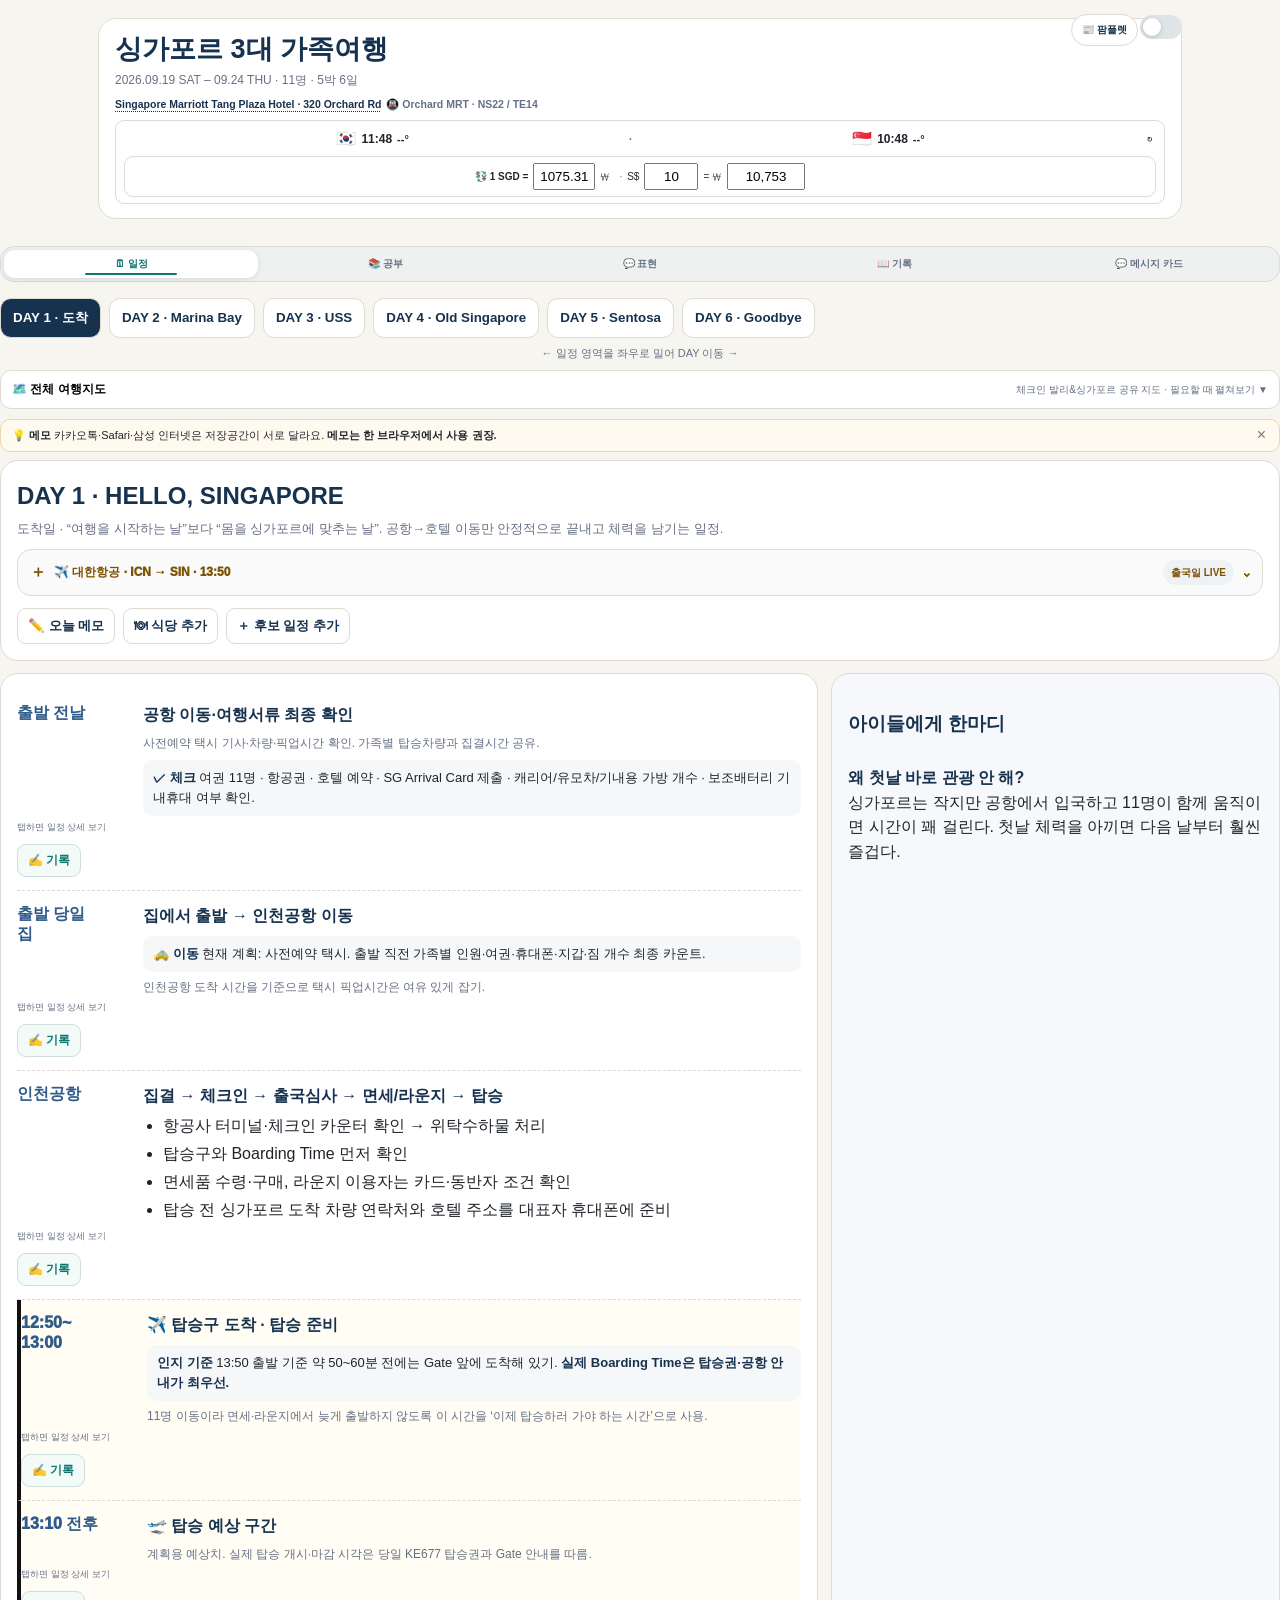
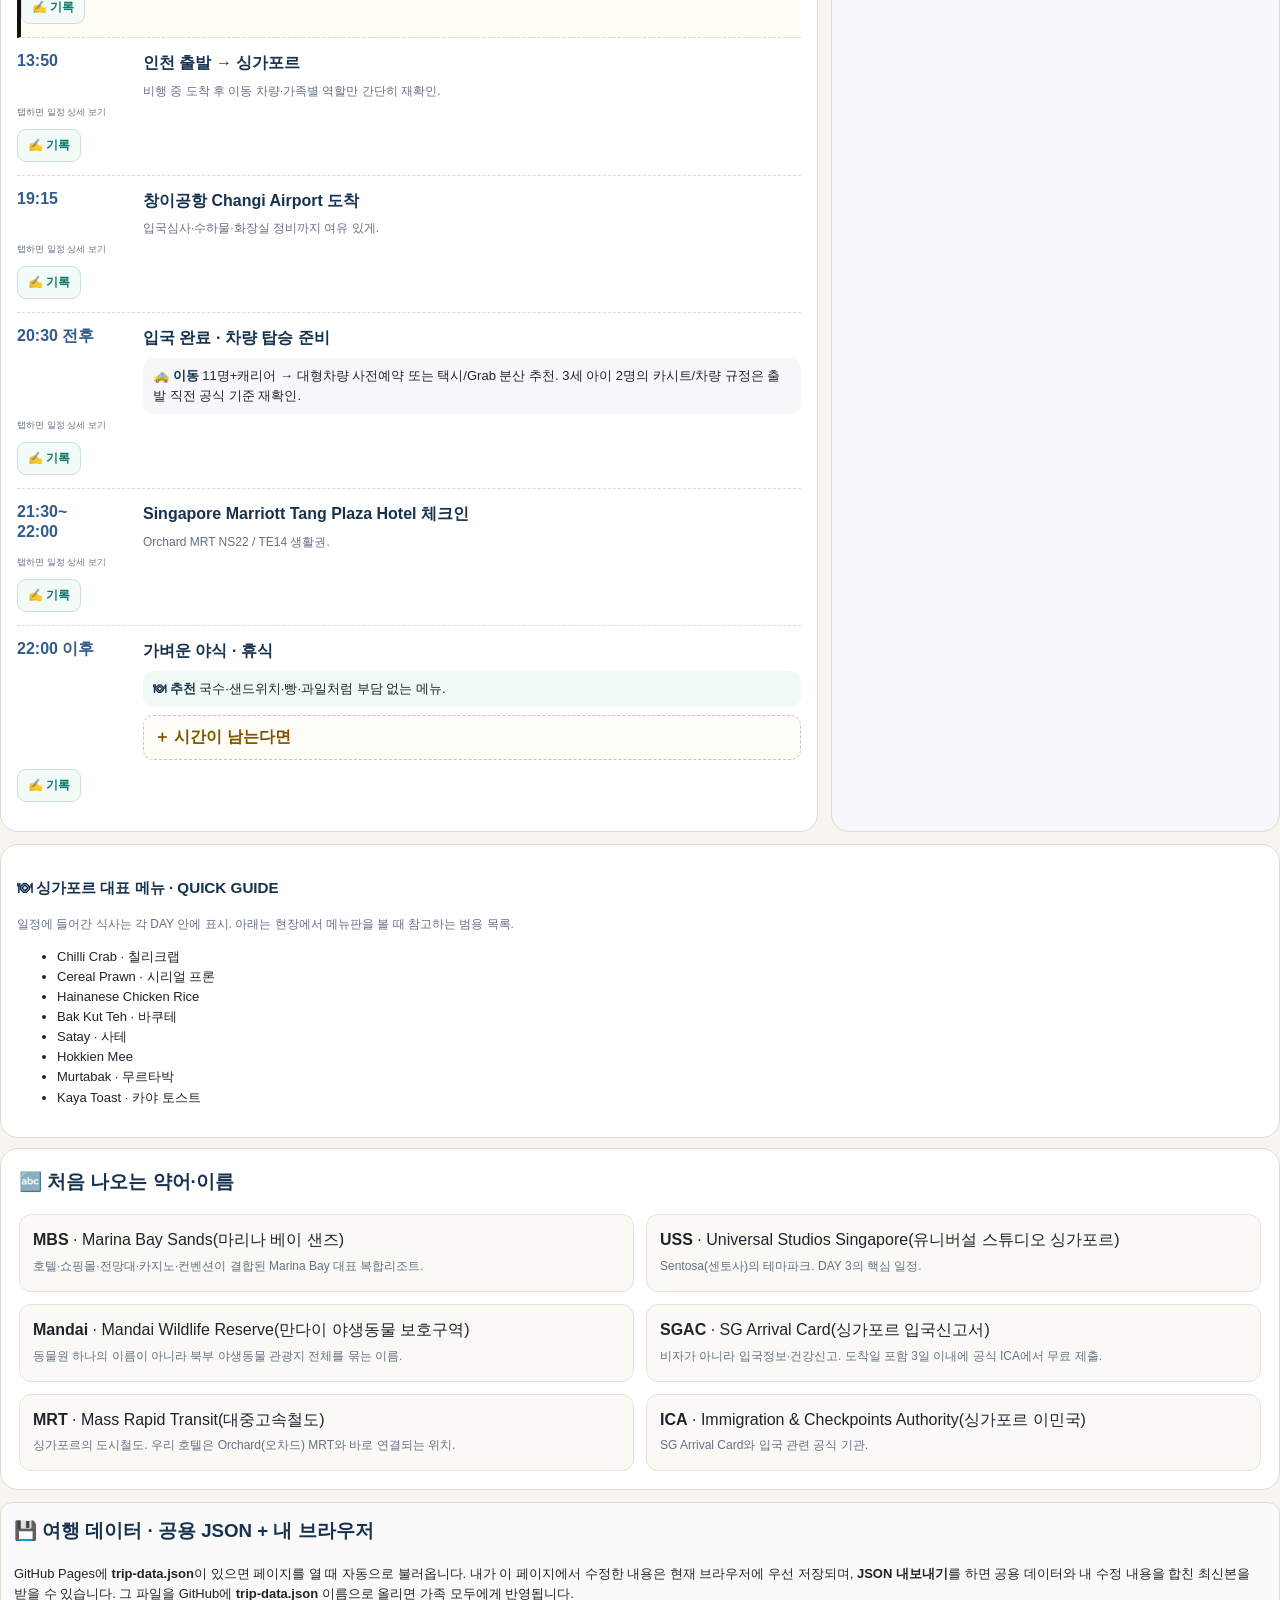
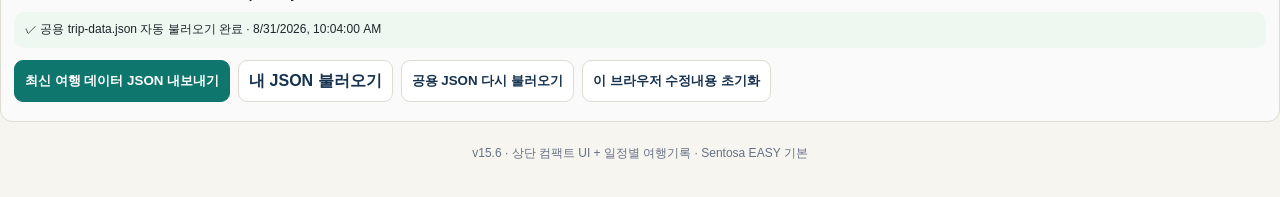
<file: index_v16.html>
<!DOCTYPE html>

<html lang="ko">
<head>
<meta charset="utf-8"/>
<meta content="width=device-width, initial-scale=1" name="viewport"/>
<title>Singapore Family Trip 2026 · v15.6</title>
<style>
:root{
 --bg:#f7f5ef;--card:#fff;--ink:#16324f;--muted:#667085;--line:#dedbd2;
 --accent:#0f766e;--soft:#edf8f5;--blue:#315b8a;--warn:#9a6700;--warnbg:#fff8e6;
}
*{box-sizing:border-box}
body{margin:0;background:var(--bg);color:#20242a;font-family:-apple-system,BlinkMacSystemFont,"Segoe UI","Noto Sans KR",Arial,sans-serif;line-height:1.55}
.wrap{max-width:1120px;margin:auto;padding:18px}
.hero,.panel{background:var(--card);border:1px solid var(--line);border-radius:18px}
.hero{padding:22px}
h1{margin:0;color:var(--ink);font-size:30px;line-height:1.25}
h2,h3{color:var(--ink)}
.sub{margin-top:8px;color:var(--muted)}
.badges{display:flex;gap:7px;flex-wrap:wrap;margin-top:14px}
.badge{font-size:12px;font-weight:700;color:var(--accent);background:var(--soft);padding:7px 10px;border-radius:999px}
.tabs{display:flex;gap:8px;overflow:auto;padding:14px 0 9px;scrollbar-width:thin}
.tab{border:1px solid var(--line);background:#fff;color:var(--ink);border-radius:11px;padding:10px 12px;font-weight:800;white-space:nowrap;cursor:pointer}
.tab.active{background:var(--ink);color:white}
.day{display:none}.day.active{display:block}
.dayhead{padding:16px 18px;margin-bottom:12px}
.dayhead h2{margin:0 0 4px}.dayhead .theme{color:var(--muted);font-size:13px}
.layout{display:grid;grid-template-columns:minmax(0,1.55fr) minmax(280px,.85fr);gap:13px}
.panel{padding:16px}
.timeline{display:grid;gap:0}
.slot{padding:13px 0;border-bottom:1px dashed #ddd9cf}
.slot:last-child{border-bottom:0}
.slot-top{display:grid;grid-template-columns:112px minmax(0,1fr);gap:14px;align-items:start}
.when{font-weight:850;color:var(--blue);line-height:1.25;word-break:keep-all}
.activity{min-width:0}
.activity b{color:var(--ink)}
.steps{margin:5px 0 0;padding-left:20px}
.steps li{margin:3px 0}
.meta{margin-top:7px;padding:8px 10px;border-radius:10px;background:#f6f7f9;font-size:13px}
.meta strong{color:var(--ink)}
.foodmeta{background:#eff9f6}
.note{margin-top:6px;color:var(--muted);font-size:12px}
details{margin-top:8px;border:1px dashed #c9c4b8;border-radius:10px;background:#fffdf7}
summary{cursor:pointer;padding:9px 10px;font-weight:800;color:#7d5200;list-style:none}
summary::-webkit-details-marker{display:none}
summary:before{content:"＋ ";font-weight:900}
details[open] summary:before{content:"－ "}
.details-body{padding:0 11px 10px;font-size:13px}
.knowledge{background:#f7f8fb}
.knowledge .fact{padding:9px 0;border-bottom:1px solid #e7e8ec}
.knowledge .fact:last-child{border-bottom:0}
.knowledge b{color:var(--ink)}
.price{font-weight:800;color:#7d5200}
.checklist label{display:block;padding:7px 0;border-bottom:1px solid #ece9e2}
.checklist label:last-child{border-bottom:0}
input[type=checkbox]{width:18px;height:18px;vertical-align:-4px;margin-right:8px}
.mastergrid{display:grid;grid-template-columns:repeat(3,1fr);gap:12px;margin-top:13px}
.mini{font-size:13px}
.footer{text-align:center;color:var(--muted);font-size:12px;margin:22px 0 34px}
/* v15.6 · compact mobile header + itinerary travel log */
.logbtn{margin-top:9px;border:1px solid #cfdedb;background:#f2fbf8;color:var(--accent);border-radius:9px;padding:7px 10px;font-weight:850;cursor:pointer;font-size:12px}
.logbtn.haslog{background:#dff4ee;border-color:#9bcfc2;color:#075e56}
.logcount{display:inline-flex;align-items:center;justify-content:center;min-width:18px;height:18px;margin-left:4px;padding:0 5px;border-radius:999px;background:var(--accent);color:#fff;font-size:10px;vertical-align:1px}
.journalview{display:none}.journalview.active{display:block}
.journalhero{padding:18px;margin-top:12px}
.journaltools{display:flex;gap:8px;flex-wrap:wrap;margin-top:12px}
.journalday{padding:18px;margin-top:12px}
.journalday h2{margin:0 0 4px}
.journalentry{padding:14px 0;border-bottom:1px dashed #ddd9cf}
.journalentry:last-child{border-bottom:0}
.journalmeta{display:flex;gap:7px;flex-wrap:wrap;align-items:center;margin-bottom:5px;font-size:12px;color:var(--muted)}
.journalpill{display:inline-block;padding:3px 7px;border-radius:999px;background:#f1f4f6;color:var(--ink);font-weight:800}
.journaltext{font-size:14px;white-space:pre-wrap;line-height:1.7}
.journalplace{margin-top:7px;font-size:12px;color:var(--muted)}
.journalplace a{color:var(--blue);font-weight:800;text-decoration:none}
.journalempty{padding:28px 12px;text-align:center;color:var(--muted)}
.journalmap{height:380px;border-radius:14px;overflow:hidden;background:#eef1f3;margin-top:12px;border:1px solid var(--line)}
.logmodal{position:fixed;inset:0;z-index:10020;background:rgba(0,0,0,.58);display:none;align-items:center;justify-content:center;padding:16px}
.logmodal.open{display:flex}
.logcard{width:min(620px,96vw);max-height:92vh;overflow:auto;background:#fff;border-radius:20px;padding:20px;box-shadow:0 20px 60px rgba(0,0,0,.28);position:relative}
.logclose{position:absolute;right:12px;top:10px;border:0;background:#f1f2f3;width:36px;height:36px;border-radius:50%;font-size:22px;cursor:pointer}
.logtitle{font-size:21px;font-weight:950;color:var(--ink);padding-right:42px}
.logsub{font-size:12px;color:var(--muted);margin:3px 0 13px}
.loggrid{display:grid;grid-template-columns:1fr 1fr;gap:8px}
.logfield{margin-top:9px}
.logfield label{display:block;font-size:12px;font-weight:850;color:var(--ink);margin-bottom:4px}
.logfield input,.logfield textarea{width:100%;border:1px solid #cfd6d3;border-radius:9px;padding:9px;font:inherit;background:#fff}
.logfield textarea{min-height:112px;resize:vertical}
.gpsbox{margin-top:9px;padding:10px;border-radius:10px;background:#f5f8f8;font-size:12px;color:var(--muted)}
.gpsok{color:#08766b;font-weight:800}
.logactions{display:flex;gap:8px;justify-content:flex-end;margin-top:12px;flex-wrap:wrap}
.logactions button{border:1px solid var(--line);background:#fff;border-radius:9px;padding:9px 12px;font-weight:850;cursor:pointer}
.logactions .primary{background:var(--accent);border-color:var(--accent);color:#fff}
.logdelete{color:#a33!important}
@media(max-width:620px){.loggrid{grid-template-columns:1fr}.journalmap{height:320px}.logcard{padding:18px 14px}}

.modebar{display:flex;gap:8px;margin-top:14px;flex-wrap:wrap}
.modebtn{border:1px solid var(--line);background:#fff;color:var(--ink);border-radius:11px;padding:10px 14px;font-weight:850;cursor:pointer}
.modebtn.active{background:var(--accent);color:#fff;border-color:var(--accent)}
.tripview,.studyview{display:none}.tripview.active,.studyview.active{display:block}
.studyintro{padding:18px;margin-top:12px}
.studytabs{display:flex;gap:8px;overflow:auto;padding:12px 0 8px}
.studytab{border:1px solid var(--line);background:#fff;border-radius:10px;padding:9px 11px;font-weight:800;white-space:nowrap;cursor:pointer;color:var(--ink)}
.studytab.active{background:var(--blue);color:#fff}
.study{display:none}.study.active{display:block}
.studycard{padding:20px;margin-top:10px}
.studycard h2{margin-top:0}
.kicker{font-size:13px;color:var(--accent);font-weight:850;margin-bottom:5px}
.bigline{font-size:18px;font-weight:850;color:var(--ink);padding:11px 13px;background:var(--soft);border-radius:12px;margin:10px 0 14px}
.flow{display:grid;grid-template-columns:repeat(4,1fr);gap:8px;margin:12px 0}
.flow div{padding:10px;border-radius:11px;background:#f7f8fb;text-align:center;font-size:12px;font-weight:800;color:var(--ink);border:1px solid #e5e7eb}
.studycols{display:grid;grid-template-columns:1.15fr .85fr;gap:14px}
.studybox{background:#faf9f5;border:1px solid #e6e2d8;border-radius:12px;padding:13px}
.studybox h3{margin:0 0 7px;font-size:15px}
.studybox ul{margin-top:5px}
.childline{margin-top:12px;padding:11px 12px;border-left:4px solid var(--accent);background:#f2fbf8}
.triplink{margin-top:10px;padding:10px;border-left:4px solid var(--blue);background:#f4f7fb;font-size:13px}
.placeinfo{display:block;margin:2px 0 5px 0;color:var(--muted);font-size:12px;line-height:1.45}
.placeinfo:before{content:"↳ ";color:var(--accent);font-weight:900}
.story{font-size:15px;line-height:1.85}
.story p{margin:0 0 14px}
.era{margin:18px 0 7px;font-size:17px;color:var(--ink);font-weight:900}
.year{display:inline-block;min-width:76px;color:var(--accent);font-weight:900}
.sidefact{margin:12px 0;padding:11px 12px;background:#faf9f5;border:1px solid #e6e2d8;border-radius:11px;font-size:13px}
.sidefact b{color:var(--ink)}
.editbar{display:flex;flex-wrap:wrap;gap:8px;margin:12px 0 0}
.editbtn,.smallbtn{border:1px solid var(--line);background:#fff;border-radius:9px;padding:8px 10px;font-weight:800;color:var(--ink);cursor:pointer}
.editbtn.primary{background:var(--accent);color:#fff;border-color:var(--accent)}
.editorbox{margin-top:10px;padding:11px;border:1px solid #d9e3e0;background:#f8fcfb;border-radius:11px}
.editorbox textarea,.editorbox input{width:100%;border:1px solid #cfd6d3;border-radius:8px;padding:9px;font:inherit;background:#fff}
.editorbox textarea{min-height:78px;resize:vertical}
.editrow{display:grid;grid-template-columns:1fr auto;gap:8px;margin-top:8px}
.savednote{margin-top:8px;padding:9px 10px;border-radius:9px;background:#fff8e6;border-left:4px solid #c58a00;font-size:13px;white-space:pre-wrap}
.userlist{margin:8px 0 0;padding-left:20px}
.userlist li{margin:5px 0}
.useritem{display:flex;gap:7px;align-items:flex-start}
.useritem span{flex:1}
.removebtn{border:0;background:transparent;cursor:pointer;color:#a33;font-weight:900}
.datatools{margin-top:12px;padding:13px;border:1px solid var(--line);border-radius:12px;background:#fafafa}
.statusmsg{font-size:12px;color:var(--muted);margin-top:6px}
.prepview{display:none}.prepview.active{display:block}
.prepnav{display:flex;gap:8px;overflow:auto;padding:12px 0 8px}
.prepsection{padding:18px;margin:10px 0}
.prepgrid{display:grid;grid-template-columns:1fr 1fr;gap:12px}
.checkgroup{background:#fafafa;border:1px solid var(--line);border-radius:12px;padding:13px}
.checkgroup h3{margin:0 0 9px;font-size:15px}
.localcheck{display:flex;align-items:flex-start;gap:8px;padding:7px 0;border-bottom:1px dashed #e4e4e4;font-size:13px}
.localcheck:last-child{border-bottom:0}
.localcheck input{margin-top:3px;transform:scale(1.12)}
.deadline{display:inline-block;font-size:11px;font-weight:850;padding:2px 6px;border-radius:6px;background:#fff1df;color:#9a5b00;margin-left:4px}
@media(max-width:820px){.prepgrid{grid-template-columns:1fr}}
@media(max-width:820px){.studycols,.flow{grid-template-columns:1fr 1fr}}
@media(max-width:820px){
 .wrap{padding:11px}.layout,.mastergrid{grid-template-columns:1fr}
 h1{font-size:24px}
 .slot-top{grid-template-columns:1fr;gap:4px}
 .when{font-size:13px}
}
.browsernotice{margin:12px 0;padding:12px 14px;border:1px solid #ead9ac;border-radius:12px;background:#fffaf0;font-size:13px;line-height:1.55}
.browsernotice b{font-weight:900}
.sharedstatus{margin-top:8px;padding:9px 11px;border-radius:10px;background:#f4f7f8;font-size:12px;line-height:1.45}
.sharedstatus.ok{background:#eef8f1}
.sharedstatus.warn{background:#fff7e8}
.headtools{display:grid;grid-template-columns:1.05fr 1fr;gap:9px;margin-top:10px}
.headtool{background:rgba(255,255,255,.78);border:1px solid rgba(0,0,0,.07);border-radius:12px;padding:10px 12px;font-size:12px;line-height:1.45}
.clockrow{display:flex;gap:12px;flex-wrap:wrap;align-items:center}
.clockitem b{font-size:14px}
.fxrow{display:flex;gap:6px;align-items:center;flex-wrap:wrap}
.fxrow input{width:88px;padding:6px 7px;border:1px solid var(--line);border-radius:8px;font:inherit}
.fxrate{width:72px!important}
.browsernotice{position:relative;margin:8px 0;padding:8px 34px 8px 11px;border:1px solid #ead9ac;border-radius:10px;background:#fffaf0;font-size:11px;line-height:1.45}
.noticeclose{position:absolute;right:7px;top:5px;border:0;background:transparent;font-size:16px;cursor:pointer;color:#777}
.phraseview{display:none}.phraseview.active{display:block}
.phrasegrid{display:grid;grid-template-columns:1fr 1fr;gap:10px}
.phrasecard{background:#fff;border:1px solid var(--line);border-radius:12px;padding:13px}
.phrasecard h3{margin:0 0 8px;font-size:15px}
.phrase{padding:6px 0;border-bottom:1px dashed #e6e6e6;font-size:13px}
.phrase:last-child{border-bottom:0}
.phrase small{display:block;color:var(--muted);margin-top:2px}
.phrase[data-show]{cursor:pointer;position:relative;padding:9px 30px 9px 6px;border-radius:8px;transition:.15s}
.phrase[data-show]:hover,.phrase[data-show]:active{background:#f5f7f8}
.phrase[data-show]::after{content:"↗";position:absolute;right:8px;top:9px;font-size:12px;color:var(--muted)}

.phrasehint{font-size:12px;color:var(--muted);margin-top:8px}
.langswitch{display:flex;gap:7px;flex-wrap:wrap;margin:12px 0 2px}
.langbtn{border:1px solid var(--line);background:#fff;border-radius:999px;padding:8px 11px;font-size:12px;font-weight:850;cursor:pointer}
.langbtn.active{background:#151515;color:#fff;border-color:#151515}
.phraseref{font-size:12px;color:var(--muted);margin-top:5px}
.showref{font-size:13px;color:var(--muted);line-height:1.35;margin-top:8px}

.showmodal{position:fixed;inset:0;z-index:9999;background:rgba(0,0,0,.58);display:none;align-items:center;justify-content:center;padding:18px}
.showmodal.open{display:flex}
.showcard{width:min(680px,96vw);max-height:88vh;overflow:auto;background:#fff;border-radius:22px;padding:24px 22px 20px;box-shadow:0 20px 60px rgba(0,0,0,.30);text-align:center;position:relative}
.showclose{position:absolute;right:12px;top:10px;width:38px;height:38px;border:0;border-radius:50%;background:#f2f2f2;font-size:23px;cursor:pointer}
.showicon{font-size:54px;line-height:1;margin:8px 0 15px}
.showen{font-size:clamp(28px,6vw,48px);line-height:1.18;font-weight:950;letter-spacing:-.02em;margin:0 12px 14px;word-break:keep-all}
.showko{font-size:clamp(17px,3.8vw,23px);font-weight:800;line-height:1.4;margin-bottom:10px}
.showpron{font-size:clamp(16px,3.5vw,22px);font-weight:800;line-height:1.35;margin:-4px 0 12px;color:var(--muted)}
.shownote{font-size:13px;color:var(--muted);line-height:1.45;margin-top:10px}
.showlabel{display:inline-block;margin-top:14px;padding:7px 11px;border-radius:999px;background:#f4f4f4;font-size:11px;font-weight:850;color:var(--muted)}
.showactions{display:flex;gap:8px;justify-content:center;margin-top:18px}
.showactions button{border:1px solid var(--line);background:#fff;border-radius:11px;padding:10px 14px;font-weight:850;cursor:pointer}
@media(max-width:560px){.showcard{padding:22px 16px 18px;border-radius:18px}.showicon{font-size:46px}.showactions{flex-direction:column}.showactions button{width:100%}}
@media(max-width:820px){.headtools,.phrasegrid{grid-template-columns:1fr}.headtool{padding:9px 10px}}
.swipehint{text-align:center;font-size:11px;color:var(--muted);margin:-2px 0 8px;user-select:none}
.day{touch-action:pan-y}
.swipeflash{animation:swipeFade .28s ease}
@keyframes swipeFade{from{opacity:.55;transform:translateX(5px)}to{opacity:1;transform:translateX(0)}}
.fxstack{display:flex;flex-direction:column;gap:5px}
.fxheadline{display:flex;align-items:center;gap:6px;white-space:nowrap}
.fxcalc{display:flex;align-items:center;gap:5px;white-space:nowrap;flex-wrap:nowrap}
.fxcalc input{min-width:0}
.modebar{display:grid!important;grid-template-columns:repeat(4,minmax(0,1fr));gap:6px}
.modebar .modebtn{min-width:0;padding:9px 4px!important;font-size:12px!important;white-space:nowrap}
@media(max-width:520px){
 .modebar .modebtn{font-size:11px!important;padding:9px 2px!important}
 .fxcalc{font-size:11px}
 .fxcalc input{width:64px!important}
 .fxcalc .fxrate{width:66px!important}
}

/* v13 compact FX */
.headtools{grid-template-columns:1fr 1.15fr}
.fxstack{display:block}
.fxheadline{display:none!important}
.fxcalc{display:flex!important;align-items:center;gap:4px;white-space:nowrap;flex-wrap:nowrap}
.fxcalc:before{content:"💱";margin-right:2px}
.fxcalc .fxlabel{font-weight:800}
#fxRate{width:58px!important;padding:5px 5px!important}
#sgdAmount{width:52px!important;padding:5px 5px!important}
#krwAmount{width:74px!important;padding:5px 5px!important}
@media(max-width:520px){
 .headtools{grid-template-columns:1fr}
 .fxcalc{justify-content:flex-start;font-size:11px}
 #fxRate{width:54px!important}
 #sgdAmount{width:46px!important}
 #krwAmount{width:70px!important}
}


/* v13 shared Google My Maps */
.trip-map-wrap{margin:7px 0 10px}
.trip-map-toggle{
  width:100%;border:1px solid var(--line);background:#fff;border-radius:11px;
  padding:9px 11px;font:inherit;font-size:12px;font-weight:800;cursor:pointer;
  display:flex;align-items:center;justify-content:space-between;gap:8px
}
.trip-map-toggle .maphint{font-weight:500;color:var(--muted);font-size:10px}
.trip-map-box{display:none;margin-top:7px}
.trip-map-box.open{display:block}
.trip-map-frame{
  width:100%;height:52vh;min-height:350px;max-height:560px;border:0;border-radius:12px;
  background:#f3f3f3
}
.trip-map-links{display:flex;justify-content:flex-end;margin-top:5px;font-size:11px}
.trip-map-links a{color:inherit}
@media(max-width:520px){
 .trip-map-frame{height:58vh;min-height:390px}
 .trip-map-toggle{padding:9px 10px}
 .trip-map-toggle .maphint{display:none}
}

@media print{
 body{background:#fff}.tabs{display:none}.day{display:block!important;page-break-before:always}
 .day:first-of-type{page-break-before:auto}.wrap{max-width:none}.hero,.panel{break-inside:avoid}
 details{display:block}details>.details-body{display:block}
}

/* v15.0 live info + current itinerary focus */
.livebar{display:flex;gap:8px;flex-wrap:wrap;align-items:center;margin-top:8px}
.weatherbox{display:flex;align-items:center;gap:7px;padding:7px 9px;border:1px solid var(--line);border-radius:10px;background:#fff;font-size:12px;line-height:1.25}
.weatherbox b{font-size:13px}
.weatherbox .wmeta{color:var(--muted);font-size:10px}
.livebadge{font-size:10px;color:var(--muted)}
.livebadge.offline{font-weight:800}
.refreshlive{border:1px solid var(--line);background:#fff;border-radius:9px;padding:6px 8px;font:inherit;font-size:11px;cursor:pointer}
.slot.nowfocus{border-radius:12px;padding-left:10px;padding-right:10px;box-shadow:0 0 0 2px rgba(229,157,40,.55);background:rgba(255,246,220,.85)}
.slot.nowfocus .when{font-weight:900}
.slot.nowfocus::before{content:"● 지금";display:inline-block;font-size:10px;font-weight:900;margin-bottom:5px}
@media(max-width:560px){
 .weatherbox{flex:1 1 calc(50% - 5px);min-width:140px}
 .refreshlive{width:100%}
}


.flightlive{margin:10px 0 12px;border:1px solid var(--line);border-radius:14px;padding:12px;background:#fafafa}
.flightlivehead{display:flex;justify-content:space-between;gap:8px;align-items:center}
.flightlivetitle{font-weight:950;font-size:14px}.flightlivebadge{font-size:10px;font-weight:900;padding:5px 8px;border-radius:999px;background:#eef2f5}
.flightlivegrid{display:grid;grid-template-columns:repeat(4,1fr);gap:6px;margin-top:9px}
.flightliveitem{background:#fff;border:1px solid #ececec;border-radius:9px;padding:7px;text-align:center}
.flightliveitem small{display:block;color:var(--muted);font-size:9px;margin-bottom:3px}.flightliveitem b{font-size:12px}
.flightlivemeta{font-size:9px;color:var(--muted);margin-top:7px}.flightliveactions{margin-top:7px}
.flightliveactions a,.flightliveactions button{font:inherit;font-size:10px;font-weight:850;border:1px solid var(--line);background:#fff;border-radius:8px;padding:6px 8px;text-decoration:none;color:inherit;cursor:pointer}
.boardingcue{border-left:4px solid #111!important;background:#fffdf4!important}.boardingcue .when{font-weight:950}
@media(max-width:560px){.flightlivegrid{grid-template-columns:repeat(2,1fr)}}

/* v14 interactive travel app */
.datamodebar{position:sticky;top:0;z-index:90;display:flex;align-items:center;justify-content:space-between;gap:10px;padding:8px 12px;margin:0 0 10px;border:1px solid var(--line);border-radius:12px;background:rgba(255,255,255,.96);backdrop-filter:blur(8px)}
.datamodeleft{display:flex;align-items:center;gap:8px;min-width:0}.datamodeleft b{font-size:12px;white-space:nowrap}.datamodedesc{font-size:10px;color:var(--muted);white-space:nowrap;overflow:hidden;text-overflow:ellipsis}
.dataswitch{position:relative;width:48px;height:27px;flex:0 0 auto}.dataswitch input{display:none}.dataslider{position:absolute;inset:0;border-radius:999px;background:#dfe4e7;cursor:pointer;transition:.18s}.dataslider:before{content:"";position:absolute;width:21px;height:21px;left:3px;top:3px;border-radius:50%;background:#fff;box-shadow:0 1px 4px rgba(0,0,0,.18);transition:.18s}.dataswitch input:checked+.dataslider{background:#111}.dataswitch input:checked+.dataslider:before{transform:translateX(21px)}
.hotelquick{cursor:pointer;text-decoration:underline dotted;text-underline-offset:3px}.slot[data-detail]{cursor:pointer}.slot[data-detail]:hover{background:#fcfcfc}.detailhint{font-size:9px;color:var(--muted);margin-top:5px}.mealbtn{display:inline-flex;align-items:center;gap:5px;margin-top:7px;border:1px solid var(--line);background:#fff;border-radius:9px;padding:6px 8px;font-size:10px;font-weight:850;cursor:pointer}
.infomodal{position:fixed;inset:0;background:rgba(0,0,0,.5);display:none;align-items:center;justify-content:center;padding:18px;z-index:170}.infomodal.open{display:flex}.infocard{width:min(760px,96vw);max-height:88vh;overflow:auto;background:#fff;border-radius:20px;padding:18px;box-shadow:0 16px 60px rgba(0,0,0,.3);position:relative}.infoclose{position:absolute;right:12px;top:10px;border:0;background:#f1f1f1;border-radius:50%;width:34px;height:34px;font-size:22px;cursor:pointer}.infokicker{font-size:10px;font-weight:900;letter-spacing:.08em;color:var(--muted)}.infoh{font-size:22px;font-weight:950;line-height:1.2;margin:4px 38px 10px 0}.infobody{font-size:13px;line-height:1.65}.infogrid{display:grid;grid-template-columns:repeat(2,1fr);gap:9px;margin:12px 0}.infobox{border:1px solid var(--line);border-radius:12px;padding:10px;background:#fafafa}.infobox b{display:block;font-size:11px;margin-bottom:3px}.infobox span{font-size:12px;line-height:1.45}.mapbox{margin-top:12px;border:1px solid var(--line);border-radius:14px;overflow:hidden;background:#f6f6f6}.mapplaceholder{padding:24px;text-align:center;color:var(--muted);font-size:12px}.mapframe{width:100%;height:300px;border:0;display:block}.restaurantlist{display:grid;gap:8px;margin-top:12px}.restaurantitem{border:1px solid var(--line);border-radius:12px;padding:10px;background:#fff}.restaurantitem b{display:block;font-size:13px}.restaurantitem small{display:block;color:var(--muted);font-size:10px;margin-top:4px}.restactions{margin-top:7px;display:flex;gap:6px;flex-wrap:wrap}.restactions a{font-size:10px;font-weight:850;border:1px solid var(--line);padding:6px 8px;border-radius:8px;text-decoration:none;color:inherit}.databadge{display:inline-block;font-size:9px;font-weight:900;padding:4px 7px;border-radius:999px;background:#eef2f5;margin-left:6px}
@media(max-width:560px){.infogrid{grid-template-columns:1fr}.datamodedesc{display:none}.mapframe{height:240px}}


/* v15.0 click fixes + detailed itinerary */
.mealbtn{position:relative;z-index:6;pointer-events:auto;touch-action:manipulation}
.slot[data-detail="1"]{position:relative}
.slot[data-detail="1"] .slot-top{pointer-events:auto}
.detailintro{font-size:13px;line-height:1.7;margin:6px 0 12px}
.detailsection{margin:13px 0}
.detailsection h4{font-size:12px;margin:0 0 6px;font-weight:950}
.detailplaces{display:grid;gap:7px}
.detailplace{padding:9px 10px;border:1px solid var(--line);border-radius:10px;background:#fff}
.detailplace b{display:block;font-size:12px;margin-bottom:3px}
.detailplace span{font-size:11px;line-height:1.5;color:#4e565c}
.detailtip{border-left:3px solid #111;padding:8px 10px;background:#fafafa;border-radius:0 9px 9px 0;font-size:11px;line-height:1.55}


/* v15.0 flight fold */
.flightfold{padding:0!important;overflow:hidden}
.flightfoldsummary{list-style:none;display:flex;align-items:center;gap:8px;padding:10px 12px;cursor:pointer;user-select:none}
.flightfoldsummary::-webkit-details-marker{display:none}
.flightfoldtitle{font-size:12px;font-weight:950;flex:1;min-width:0}
.flightchev{font-size:16px;font-weight:900;transition:transform .18s ease}
.flightfold[open] .flightchev{transform:rotate(180deg)}
.flightfoldbody{padding:0 12px 12px}
.flightverify{font-size:10px;color:#687078;margin:-1px 0 8px;padding:7px 9px;background:#f7f7f7;border-radius:8px}

/* v15.0 itinerary multi-point map */
.route-map-wrap{margin-top:13px}
.route-map-head{display:flex;align-items:center;justify-content:space-between;gap:8px;margin-bottom:7px}
.route-map-head b{font-size:12px}
.route-map-head small{font-size:9px;color:#72777c;text-align:right}
.route-map{height:245px;border:1px solid var(--line);border-radius:12px;overflow:hidden;background:#f4f4f4;position:relative;z-index:1}
.route-stop-list{display:grid;gap:5px;margin-top:7px}
.route-stop{display:flex;gap:7px;align-items:flex-start;font-size:10px;line-height:1.4}
.route-num{flex:0 0 20px;width:20px;height:20px;border-radius:50%;background:#111;color:#fff;display:inline-flex;align-items:center;justify-content:center;font-size:9px;font-weight:950}
.route-marker{width:26px;height:26px;border-radius:50%;background:#111;color:#fff;border:2px solid #fff;box-shadow:0 1px 5px rgba(0,0,0,.35);display:flex;align-items:center;justify-content:center;font-size:10px;font-weight:950}
.route-map-offline{padding:14px;border:1px dashed var(--line);border-radius:12px;background:#fafafa;font-size:11px;line-height:1.55;color:#5e6368}


/* v15.6 · compact header/layout override (mobile first, no feature removal) */
.wrap{position:relative}
.hero{padding:14px 16px}
.hero h1{font-size:27px;padding-right:54px}
.hero .sub{margin-top:4px;font-size:12px}

/* 데이터 모드: 기존 별도 바를 제목 오른쪽의 토글 하나처럼 보이게 */
.datamodebar{
 position:absolute;top:15px;right:18px;z-index:95;
 width:auto;margin:0;padding:0;border:0;border-radius:0;background:transparent;backdrop-filter:none;
 display:block;
}
.datamodebar .datamodeleft{display:none!important}
.datamodebar .dataswitch{display:block;width:42px;height:24px}
.datamodebar .dataslider:before{width:18px;height:18px}
.datamodebar .dataswitch input:checked+.dataslider:before{transform:translateX(18px)}

/* 숙소 + MRT 한 줄 */
.badges{margin-top:7px;display:flex;gap:5px;flex-wrap:nowrap;align-items:center;overflow:hidden}
.badge{padding:0;background:transparent;border-radius:0;font-size:10.5px;color:var(--muted);white-space:nowrap}
.badge.hotelquick{color:var(--ink);font-weight:800;min-width:0;overflow:hidden;text-overflow:ellipsis}
.badges .badge:last-child{flex:0 0 auto}

/* 시간 + 환율: 모바일에서도 2칸 한 줄 유지 */
.headtools{grid-template-columns:minmax(0,.92fr) minmax(0,1.08fr)!important;gap:6px;margin-top:7px}
.headtool{padding:6px 8px;border-radius:9px;font-size:10px;line-height:1.2;min-width:0}
.clockrow{gap:6px;flex-wrap:nowrap;white-space:nowrap}
.clockitem{font-size:9.5px}.clockitem b{font-size:12px}
.clockdiff{font-size:8px!important;color:var(--muted);margin-left:auto}
.fxcalc{font-size:9.5px!important;gap:3px!important;white-space:nowrap!important;flex-wrap:nowrap!important}
.fxcalc:before{margin-right:0!important}
#fxRate{width:49px!important;padding:4px!important}
#sgdAmount{width:41px!important;padding:4px!important}
#krwAmount{width:62px!important;padding:4px!important}

/* 날씨 한 줄 고정 */
.livebar{margin-top:6px;display:flex;gap:4px;flex-wrap:nowrap;align-items:center;overflow:hidden}
.weatherbox{padding:4px 6px;gap:4px;font-size:9.5px;line-height:1.1;white-space:nowrap;min-width:0;flex:1 1 0}
.weatherbox b{font-size:11px}.weatherbox .wmeta{display:none!important}
.refreshlive{flex:0 0 auto;padding:4px 6px!important;font-size:8.5px!important;white-space:nowrap}
.livebadge{display:none!important}

/* 메인 메뉴 6개: 모바일에서도 무조건 한 줄 */
.modebar{display:grid!important;grid-template-columns:repeat(6,minmax(0,1fr))!important;gap:4px!important;margin-top:7px!important;flex-wrap:nowrap!important}
.modebar .modebtn{min-width:0!important;width:100%;padding:8px 2px!important;border-radius:8px!important;font-size:10px!important;line-height:1.05!important;white-space:nowrap!important;overflow:hidden;text-overflow:clip}

@media(max-width:620px){
 .wrap{padding:8px!important}
 .hero{padding:11px 12px;border-radius:14px}
 .hero h1{font-size:20px;padding-right:47px;white-space:nowrap}
 .datamodebar{top:11px;right:12px}
 .datamodebar .dataswitch{width:39px;height:22px}
 .datamodebar .dataslider:before{width:16px;height:16px}
 .datamodebar .dataswitch input:checked+.dataslider:before{transform:translateX(17px)}
 .hero .sub{font-size:10px;margin-top:2px}
 .badges{margin-top:5px;gap:4px}.badge{font-size:9px}
 .headtools{grid-template-columns:minmax(0,.9fr) minmax(0,1.1fr)!important;margin-top:5px;gap:4px}
 .headtool{padding:5px 6px}
 .clockrow{gap:4px}.clockitem{font-size:8.5px}.clockitem b{font-size:10.5px}.clockdiff{font-size:7.5px!important}
 .fxcalc{font-size:8.5px!important;gap:2px!important}
 #fxRate{width:43px!important;padding:3px!important}#sgdAmount{width:36px!important;padding:3px!important}#krwAmount{width:56px!important;padding:3px!important}
 .livebar{margin-top:4px;gap:3px}.weatherbox{padding:4px 5px;font-size:8.5px;gap:3px}.weatherbox b{font-size:10px}
 .refreshlive{padding:4px 5px!important;font-size:7.5px!important}
 .modebar{gap:3px!important;margin-top:6px!important}.modebar .modebtn{padding:7px 1px!important;font-size:9.5px!important}
}
@media(max-width:390px){
 .hero h1{font-size:18px}
 .weatherbox span:not(.wmeta){display:none}
 .modebar .modebtn{font-size:9px!important}
}


/* v15.6 · 시간+날씨 통합 1줄 / 환율 계산기 별도 1줄 */
.timeweatherrow{margin-top:7px;padding:6px 8px;border:1px solid var(--line);border-radius:9px;background:#fff;overflow:hidden}
.timeweatherrow .clockrow{display:flex;align-items:center;gap:5px;flex-wrap:nowrap;white-space:nowrap;min-width:0}
.timeweatherrow .weatherbox{border:0;background:transparent;padding:0;display:flex;align-items:center;gap:3px;flex:0 1 auto;min-width:0;font-size:9.5px}
.timeweatherrow .weatherbox b{font-size:11px}.timeweatherrow .weatherbox .wmeta{display:none!important}
.timeweatherrow .twsep{color:var(--muted);margin:0 1px}.timeweatherrow .refreshlive{margin-left:auto;border:0;background:transparent;padding:2px 3px!important;font-size:11px!important}
.fxline{margin-top:5px;padding:6px 8px;border:1px solid var(--line);border-radius:9px;background:#fff;overflow:hidden}
.fxline .fxcalc{display:flex!important;align-items:center;gap:4px!important;white-space:nowrap!important;flex-wrap:nowrap!important;font-size:10px!important}
.fxline .fxcalc:before{content:none!important}.fxline .fxsep{margin-left:4px;color:var(--muted)}
@media(max-width:620px){
 .timeweatherrow{margin-top:5px;padding:5px 6px}.timeweatherrow .clockrow{gap:3px}.timeweatherrow .clockitem{font-size:8.5px}.timeweatherrow .clockitem b{font-size:10.5px}
 .timeweatherrow .weatherbox{font-size:8.5px;gap:2px}.timeweatherrow .weatherbox b{font-size:10px}.timeweatherrow .weatherbox span:not(.wmeta){display:none}
 .timeweatherrow .clockdiff{font-size:7.5px!important}.timeweatherrow .refreshlive{font-size:10px!important;padding:1px 2px!important}
 .fxline{margin-top:4px;padding:5px 6px}.fxline .fxcalc{font-size:8.5px!important;gap:2px!important}
}
@media(max-width:390px){.timeweatherrow .clockdiff{display:none}.timeweatherrow .weatherbox{font-size:8px}}


/* v15.6 · responsive live strip / centered FX */
.timeweatherrow{padding:6px 8px!important;overflow:hidden}
.timeweatherrow .clockrow{display:grid!important;grid-template-columns:minmax(0,1fr) auto minmax(0,1fr) auto;align-items:center;gap:7px!important;width:100%;min-width:0}
.countrylive{display:flex;align-items:center;justify-content:center;gap:5px;min-width:0;white-space:nowrap}
.countrylive>.flag{flex:0 0 auto}
.countrylive>#krTime,.countrylive>#sgTime{font-size:12px;font-variant-numeric:tabular-nums;flex:0 0 auto}
.timeweatherrow .countrylive .weatherbox{display:flex!important;align-items:center;gap:3px!important;min-width:0;flex:0 1 auto;padding:0!important;border:0!important;background:transparent!important;white-space:nowrap}
.timeweatherrow .countrylive .weatherbox>b{font-size:11px;flex:0 0 auto}
.timeweatherrow .weathertext,.timeweatherrow .wmeta,.timeweatherrow .clockdiff{display:none!important}
.timeweatherrow .twsep{margin:0!important}
.timeweatherrow .refreshlive{margin:0!important;justify-self:end;flex:0 0 auto}
.fxline{display:flex;justify-content:center;align-items:center;width:100%;box-sizing:border-box}
.fxline .fxcalc{justify-content:center!important;width:auto;max-width:100%;margin:0 auto;gap:5px!important}
.fxline .fxcalc input{box-sizing:border-box;text-align:center}
#fxRate{width:clamp(46px,13vw,62px)!important}
#sgdAmount{width:clamp(38px,11vw,54px)!important}
#krwAmount{width:clamp(54px,17vw,78px)!important}
@media(max-width:480px){
 .timeweatherrow .clockrow{gap:4px!important}
 .countrylive{gap:3px}
 .countrylive>#krTime,.countrylive>#sgTime{font-size:10.5px}
 .timeweatherrow .countrylive .weatherbox>b{font-size:10px}
 .timeweatherrow .refreshlive{font-size:10px!important;padding:1px!important}
 .fxline .fxcalc{font-size:9px!important;gap:3px!important}
}
@media(max-width:360px){
 .timeweatherrow{padding-left:5px!important;padding-right:5px!important}
 .timeweatherrow .clockrow{gap:2px!important}
 .countrylive{gap:2px}.countrylive>#krTime,.countrylive>#sgTime{font-size:9.5px}
 .timeweatherrow .countrylive .weatherbox>b{font-size:9.5px}
 .fxline .fxcalc{font-size:8.5px!important;gap:2px!important}
 #fxRate{width:43px!important}#sgdAmount{width:34px!important}#krwAmount{width:50px!important}
}


/* v15.6 · main page navigation: distinct from DAY tabs */
.modebar{
  display:grid!important;grid-template-columns:repeat(5,minmax(0,1fr))!important;
  gap:0!important;margin:9px 0 2px!important;padding:3px!important;
  background:#eef1f0;border:1px solid var(--line);border-radius:14px!important;
}
.modebar .modebtn{
  position:relative;width:100%;min-width:0!important;padding:9px 2px 8px!important;
  border:0!important;border-radius:11px!important;background:transparent!important;
  color:var(--muted)!important;font-size:10px!important;font-weight:850!important;
  line-height:1.05!important;box-shadow:none!important;white-space:nowrap!important;
  transition:background .16s ease,color .16s ease,box-shadow .16s ease;
}
.modebar .modebtn.active{
  background:#fff!important;color:var(--accent)!important;
  box-shadow:0 1px 5px rgba(22,48,43,.12)!important;
}
.modebar .modebtn.active:after{
  content:"";position:absolute;left:32%;right:32%;bottom:3px;height:2px;
  border-radius:99px;background:var(--accent);
}
.modebar .modebtn:active{transform:scale(.98)}
@media(max-width:390px){
 .modebar{padding:3px!important;border-radius:12px!important}
 .modebar .modebtn{font-size:9px!important;padding:8px 0 7px!important}
}


/* v15.6 · DAY3 signal → DAY5 plan switch */
.day5decision{margin-top:10px;padding:10px 11px;border:1px solid #d8ddd9;border-radius:12px;background:#f8faf9}
.day5decision-top{display:flex;align-items:center;justify-content:space-between;gap:8px;flex-wrap:wrap}
.day5decision b{font-size:12px;color:var(--ink)}
.day5decision-actions{display:flex;gap:6px;flex-wrap:wrap}
.planpick{border:1px solid var(--line);background:#fff;color:var(--ink);border-radius:999px;padding:6px 9px;font-size:11px;font-weight:850;cursor:pointer}
.planpick.active{background:var(--ink);border-color:var(--ink);color:#fff}
.day5decision-status{margin-top:6px;color:var(--muted);font-size:10px;line-height:1.4}
.day5plan[hidden]{display:none!important}
.day5planswitch{display:flex;align-items:center;justify-content:space-between;gap:8px;margin:10px 0 2px;padding:8px 10px;border:1px solid var(--line);border-radius:11px;background:#fafafa}
.day5planswitch .current{font-size:11px;font-weight:850;color:var(--ink)}
.day5planswitch button{border:0;background:transparent;color:var(--blue);font:inherit;font-size:10px;font-weight:850;cursor:pointer;padding:4px}
@media(max-width:520px){
 .day5decision{padding:9px}
 .day5decision-top{align-items:flex-start}
 .day5decision-actions{width:100%;display:grid;grid-template-columns:1fr 1fr}
 .planpick{width:100%;padding:7px 5px}
 .day5planswitch{padding:7px 8px}
}
</style>
</head>
<body>
<div class="wrap">
<div class="datamodebar" id="dataModeBar"><div class="datamodeleft"><b id="dataModeLabel">🌱 데이터 절약모드</b><span class="datamodedesc" id="dataModeDesc">온라인 지도·날씨·환율·외부 이미지를 자동으로 불러오지 않음</span></div><label class="dataswitch" title="데이터 사용 모드 전환"><input aria-label="데이터 사용 모드" id="dataModeToggle" type="checkbox"/><span class="dataslider"></span></label></div>
<section class="hero">
<h1>싱가포르 3대 가족여행</h1>

 <!-- =========================================================
  PAMPHLET TEST BUTTON
  현재 index.html의 <section class="hero"> ... </section> 안에서
  <h1>싱가포르 3대 가족여행</h1> 바로 다음 줄에 추가하세요.
========================================================== -->
<button
  class="pamphlet-launch"
  type="button"
  onclick="location.href='./pamphlet.html'">
  📰 팜플렛
</button>

<!-- 아래 CSS는 index.html의 </style> 직전에 추가 -->
<style>
.pamphlet-launch{
  position:absolute;
  right:62px;
  top:14px;
  z-index:96;
  border:1px solid var(--line);
  background:#fff;
  color:var(--ink);
  border-radius:999px;
  padding:7px 10px;
  font:inherit;
  font-size:10px;
  font-weight:900;
  cursor:pointer;
  white-space:nowrap;
}
.pamphlet-launch:active{transform:scale(.97)}
@media(max-width:620px){
  .pamphlet-launch{
    top:10px;
    right:58px;
    padding:6px 9px;
    font-size:9px;
  }
}
</style>
 
<div class="sub">2026.09.19 SAT – 09.24 THU · 11명 · 5박 6일</div>
<div class="badges">
<span class="badge hotelquick" id="hotelQuick" title="호텔 위치 보기">Singapore Marriott Tang Plaza Hotel · 320 Orchard Rd</span>
<span class="badge">🚇 Orchard MRT · NS22 / TE14</span>
</div>
<div class="timeweatherrow">
<div class="clockrow">
<div class="countrylive"><span class="flag">🇰🇷</span><b id="krTime">--:--</b><span class="weatherbox" id="weatherKR"><b>--°</b><span class="weathertext">날씨 확인중</span><span class="wmeta"></span></span></div>
<span class="twsep">·</span>
<div class="countrylive"><span class="flag">🇸🇬</span><b id="sgTime">--:--</b><span class="weatherbox" id="weatherSG"><b>--°</b><span class="weathertext">날씨 확인중</span><span class="wmeta"></span></span></div>
<button class="refreshlive" onclick="refreshLiveInfo(true)" type="button" aria-label="날씨와 환율 새로고침">↻</button>
<span class="livebadge" id="liveStatus">시간은 오프라인에서도 작동</span>
</div>
<div class="fxline">
<div class="fxcalc">
<span class="fxlabel">💱 1 SGD =</span>
<input aria-label="환율" class="fxrate" id="fxRate" inputmode="decimal" value="1075.31"/>
<span>₩</span>
<span class="fxsep">·</span>
<span>S$</span><input aria-label="싱가포르 달러" id="sgdAmount" inputmode="decimal" value="10"/>
<span>= ₩</span><input aria-label="대한민국 원" id="krwAmount" inputmode="numeric"/>
</div>
</div>
</section></div>
<div class="modebar">
<button class="modebtn active" data-mode="trip">🗓 일정</button>
<button class="modebtn" data-mode="study">📚 공부</button>
<button class="modebtn" data-mode="prep">🧳 준비</button>
<button class="modebtn" data-mode="phrase">💬 표현</button>
<button class="modebtn" data-mode="journal">📖 기록</button>

<button class="modebtn" type="button" onclick="location.href='./message-cards.html'"> 💬 메시지 카드  </button>
 
</div>

<div class="tripview active" id="tripview">
<nav class="tabs">
<button class="tab active" data-day="d1">DAY 1 · 도착</button>
<button class="tab" data-day="d2">DAY 2 · Marina Bay</button>
<button class="tab" data-day="d3">DAY 3 · USS</button>
<button class="tab" data-day="d4">DAY 4 · Old Singapore</button>
<button class="tab" data-day="d5">DAY 5 · Sentosa</button>
<button class="tab" data-day="d6">DAY 6 · Goodbye</button>
</nav>
<div class="swipehint">← 일정 영역을 좌우로 밀어 DAY 이동 →</div>
<div class="trip-map-wrap">
<button aria-expanded="false" class="trip-map-toggle" id="tripMapToggle" onclick="toggleTripMap()" type="button">
<span>🗺️ 전체 여행지도</span>
<span class="maphint">체크인 발리&amp;싱가포르 공유 지도 · 필요할 때 펼쳐보기 ▼</span>
</button>
<div class="trip-map-box" id="tripMapBox">
<iframe class="trip-map-frame" data-src="https://www.google.com/maps/d/embed?mid=1xWmSIy2lnI3zlbLx0SXwTnqypIW61CE" id="tripMapFrame" loading="lazy" referrerpolicy="no-referrer-when-downgrade" title="싱가포르 여행 참고 지도">
</iframe>
<div class="trip-map-links">
<a href="https://www.google.com/maps/d/viewer?mid=1xWmSIy2lnI3zlbLx0SXwTnqypIW61CE" rel="noopener" target="_blank">Google 지도에서 크게 보기 ↗</a>
</div>
</div>
</div>
<div class="browsernotice" id="browserNotice"><b>💡 메모</b> 카카오톡·Safari·삼성 인터넷은 저장공간이 서로 달라요. <b>메모는 한 브라우저에서 사용 권장.</b><button aria-label="닫기" class="noticeclose" onclick="dismissBrowserNotice()">×</button></div>
<section class="day active" id="d1">
<div class="panel dayhead"><h2>DAY 1 · HELLO, SINGAPORE</h2><div class="theme">도착일 · “여행을 시작하는 날”보다 “몸을 싱가포르에 맞추는 날”. 공항→호텔 이동만 안정적으로 끝내고 체력을 남기는 일정.</div>
<details class="flightlive flightfold" data-flight-card="677"><summary class="flightfoldsummary"><span class="flightfoldtitle">✈️ 대한항공 · ICN → SIN · 13:50</span><span class="flightlivebadge">출국일 LIVE</span><span class="flightchev">⌄</span></summary><div class="flightfoldbody"><div class="flightverify">항공편 번호는 예약내역 기준으로 최종 확인</div><div class="flightlivegrid"><div class="flightliveitem"><small>터미널</small><b id="flightTerminal677">—</b></div><div class="flightliveitem"><small>체크인</small><b id="flightCounter677">—</b></div><div class="flightliveitem"><small>Gate</small><b id="flightGate677">아직 미정</b></div><div class="flightliveitem"><small>상태</small><b id="flightStatus677">확인 전</b></div></div><div class="flightlivemeta" id="flightUpdated677">업데이트 정보 없음 · 공항/항공사 현장 정보가 최종 기준</div><div class="flightliveactions"><button onclick="refreshFlightCard('677')" type="button">↻ 새로고침</button> <a href="https://www.airport.kr/ap_ko/868/subview.do" rel="noopener" target="_blank">인천공항 공식 확인 ↗</a></div></div></details>
<div class="editbar">
<button class="smallbtn" onclick="toggleEditor('d1-memo')">✏️ 오늘 메모</button>
<button class="smallbtn" onclick="toggleEditor('d1-food')">🍽 식당 추가</button>
<button class="smallbtn" onclick="toggleEditor('d1-candidate')">＋ 후보 일정 추가</button>
</div>
<div class="editorbox" hidden="" id="d1-memo">
<textarea id="d1-memo-input" placeholder="가족과 공유할 메모, 예약시간, 주의사항 등을 적어두세요."></textarea>
<div class="editrow"><div></div><button class="editbtn primary" onclick="saveMemo('d1')">메모 저장</button></div>
<div id="d1-memo-view"></div>
</div>
<div class="editorbox" hidden="" id="d1-food">
<input id="d1-food-name" placeholder="식당 이름"/>
<input id="d1-food-info" placeholder="메뉴 / 가격 / 예약시간 / 위치 메모" style="margin-top:7px"/>
<div class="editrow"><div></div><button class="editbtn primary" onclick="addListItem('d1','food')">식당 추가</button></div>
<ul class="userlist" id="d1-food-list"></ul>
</div>
<div class="editorbox" hidden="" id="d1-candidate">
<input id="d1-candidate-name" placeholder="후보 일정 또는 장소"/>
<input id="d1-candidate-info" placeholder="언제 넣을지 / 조건 / 간단 메모" style="margin-top:7px"/>
<div class="editrow"><div></div><button class="editbtn primary" onclick="addListItem('d1','candidate')">후보 추가</button></div>
<ul class="userlist" id="d1-candidate-list"></ul>
</div>
</div>
<div class="layout">
<div class="panel timeline">
<div class="slot" data-detail="1"><div class="slot-top" data-detail="1"><div class="when">출발 전날</div><div class="activity"><b>공항 이동·여행서류 최종 확인</b><div class="note">사전예약 택시 기사·차량·픽업시간 확인. 가족별 탑승차량과 집결시간 공유.</div><div class="meta"><strong>✓ 체크</strong> 여권 11명 · 항공권 · 호텔 예약 · SG Arrival Card 제출 · 캐리어/유모차/기내용 가방 개수 · 보조배터리 기내휴대 여부 확인.</div></div></div><div class="detailhint">탭하면 일정 상세 보기</div></div>
<div class="slot" data-detail="1"><div class="slot-top" data-detail="1"><div class="when">출발 당일<br/>집</div><div class="activity"><b>집에서 출발 → 인천공항 이동</b><div class="meta"><strong>🚕 이동</strong> 현재 계획: 사전예약 택시. 출발 직전 가족별 인원·여권·휴대폰·지갑·짐 개수 최종 카운트.</div><div class="note">인천공항 도착 시간을 기준으로 택시 픽업시간은 여유 있게 잡기.</div></div></div><div class="detailhint">탭하면 일정 상세 보기</div></div>
<div class="slot" data-detail="1"><div class="slot-top" data-detail="1"><div class="when">인천공항</div><div class="activity"><b>집결 → 체크인 → 출국심사 → 면세/라운지 → 탑승</b><ul class="steps"><li>항공사 터미널·체크인 카운터 확인 → 위탁수하물 처리</li><li>탑승구와 Boarding Time 먼저 확인</li><li>면세품 수령·구매, 라운지 이용자는 카드·동반자 조건 확인</li><li>탑승 전 싱가포르 도착 차량 연락처와 호텔 주소를 대표자 휴대폰에 준비</li></ul></div></div><div class="detailhint">탭하면 일정 상세 보기</div></div>
<div class="slot boardingcue"><div class="slot-top" data-detail="1"><div class="when">12:50~<br/>13:00</div><div class="activity"><b>✈️ 탑승구 도착 · 탑승 준비</b><div class="meta"><strong>인지 기준</strong> 13:50 출발 기준 약 50~60분 전에는 Gate 앞에 도착해 있기. <b>실제 Boarding Time은 탑승권·공항 안내가 최우선.</b></div><div class="note">11명 이동이라 면세·라운지에서 늦게 출발하지 않도록 이 시간을 ‘이제 탑승하러 가야 하는 시간’으로 사용.</div></div></div><div class="detailhint">탭하면 일정 상세 보기</div></div>
<div class="slot boardingcue"><div class="slot-top" data-detail="1"><div class="when">13:10 전후</div><div class="activity"><b>🛫 탑승 예상 구간</b><div class="note">계획용 예상치. 실제 탑승 개시·마감 시각은 당일 KE677 탑승권과 Gate 안내를 따름.</div></div></div><div class="detailhint">탭하면 일정 상세 보기</div></div>
<div class="slot" data-detail="1"><div class="slot-top" data-detail="1"><div class="when">13:50</div><div class="activity"><b>인천 출발 → 싱가포르</b><div class="note">비행 중 도착 후 이동 차량·가족별 역할만 간단히 재확인.</div></div></div><div class="detailhint">탭하면 일정 상세 보기</div></div>
<div class="slot" data-detail="1"><div class="slot-top" data-detail="1"><div class="when">19:15</div><div class="activity"><b>창이공항 Changi Airport 도착</b><div class="note">입국심사·수하물·화장실 정비까지 여유 있게.</div></div></div><div class="detailhint">탭하면 일정 상세 보기</div></div>
<div class="slot" data-detail="1"><div class="slot-top" data-detail="1"><div class="when">20:30 전후</div><div class="activity"><b>입국 완료 · 차량 탑승 준비</b><div class="meta"><strong>🚕 이동</strong> 11명+캐리어 → 대형차량 사전예약 또는 택시/Grab 분산 추천. 3세 아이 2명의 카시트/차량 규정은 출발 직전 공식 기준 재확인.</div></div></div><div class="detailhint">탭하면 일정 상세 보기</div></div>
<div class="slot" data-detail="1"><div class="slot-top" data-detail="1"><div class="when">21:30~<br/>22:00</div><div class="activity"><b>Singapore Marriott Tang Plaza Hotel 체크인</b><div class="note">Orchard MRT NS22 / TE14 생활권.</div></div></div><div class="detailhint">탭하면 일정 상세 보기</div></div>
<div class="slot" data-detail="1"><div class="slot-top" data-detail="1"><div class="when">22:00 이후</div><div class="activity"><b>가벼운 야식 · 휴식</b><div class="foodmeta meta"><strong>🍽 추천</strong> 국수·샌드위치·빵·과일처럼 부담 없는 메뉴.</div>
<details><summary>시간이 남는다면</summary><div class="details-body">Orchard Road(오차드 로드) 산책 → ION Orchard 또는 TANGS에서 생필품·간식 구매. Jewel은 마지막 날로 남김.</div></details></div></div></div>
</div>
<aside class="panel knowledge"><h3>아이들에게 한마디</h3><div class="fact"><b>왜 첫날 바로 관광 안 해?</b><br/>싱가포르는 작지만 공항에서 입국하고 11명이 함께 움직이면 시간이 꽤 걸린다. 첫날 체력을 아끼면 다음 날부터 훨씬 즐겁다.</div></aside>
</div>
</section>
<section class="day" id="d2">
<div class="panel dayhead"><h2>DAY 2 · ICONIC SINGAPORE</h2><div class="theme">현대 싱가포르를 가장 압축해서 보는 날. 간척·도시계획·관광전략·정원도시·야경까지, “국가가 설계한 미래도시”를 보는 일정.</div>
<div class="editbar">
<button class="smallbtn" onclick="toggleEditor('d2-memo')">✏️ 오늘 메모</button>
<button class="smallbtn" onclick="toggleEditor('d2-food')">🍽 식당 추가</button>
<button class="smallbtn" onclick="toggleEditor('d2-candidate')">＋ 후보 일정 추가</button>
</div>
<div class="editorbox" hidden="" id="d2-memo">
<textarea id="d2-memo-input" placeholder="가족과 공유할 메모, 예약시간, 주의사항 등을 적어두세요."></textarea>
<div class="editrow"><div></div><button class="editbtn primary" onclick="saveMemo('d2')">메모 저장</button></div>
<div id="d2-memo-view"></div>
</div>
<div class="editorbox" hidden="" id="d2-food">
<input id="d2-food-name" placeholder="식당 이름"/>
<input id="d2-food-info" placeholder="메뉴 / 가격 / 예약시간 / 위치 메모" style="margin-top:7px"/>
<div class="editrow"><div></div><button class="editbtn primary" onclick="addListItem('d2','food')">식당 추가</button></div>
<ul class="userlist" id="d2-food-list"></ul>
</div>
<div class="editorbox" hidden="" id="d2-candidate">
<input id="d2-candidate-name" placeholder="후보 일정 또는 장소"/>
<input id="d2-candidate-info" placeholder="언제 넣을지 / 조건 / 간단 메모" style="margin-top:7px"/>
<div class="editrow"><div></div><button class="editbtn primary" onclick="addListItem('d2','candidate')">후보 추가</button></div>
<ul class="userlist" id="d2-candidate-list"></ul>
</div>
<div class="detailhint">탭하면 일정 상세 보기</div></div>
<div class="layout">
<div class="panel timeline">
<div class="slot" data-detail="1"><div class="slot-top" data-detail="1"><div class="when">10:00</div><div class="activity"><b>호텔 출발 → Merlion Park(머라이언 파크)</b><div class="meta"><strong>🚇 MRT</strong> Orchard NS22 → Raffles Place NS26 직통 · 이후 도보 약 10분.</div></div></div><div class="detailhint">탭하면 일정 상세 보기</div></div>
<div class="slot" data-detail="1"><div class="slot-top" data-detail="1"><div class="when">10:30~12:30</div><div class="activity"><ul class="steps"><li>Merlion Park(머라이언 파크)<span class="placeinfo">싱가포르 대표 상징. 머라이언과 MBS가 함께 보이는 방향에서 가족사진 추천.</span></li><li>Esplanade – Theatres on the Bay(에스플러네이드)<span class="placeinfo">두리안처럼 보이는 공연장. 강 건너 Civic District와 Marina Bay 경관을 같이 보기.</span></li><li>Singapore Flyer(싱가포르 플라이어)<span class="placeinfo">대형 관람차. 높은 곳에서 간척지와 Marina Bay 전체 구조를 보는 포인트.</span></li></ul><div class="note">오전 루트는 옆으로 나열하지 않고 위에서 아래 순서대로 이동.</div></div></div><div class="detailhint">탭하면 일정 상세 보기</div></div>
<div class="slot" data-detail="1"><div class="slot-top" data-detail="1"><div class="when">12:30~14:00</div><div class="activity"><b>점심 + 에어컨 휴식</b><div class="foodmeta meta"><strong>🍽 추천 식사</strong> Marina Bay/MBS 일대. 가족 편의 우선. 1인 대략 S$15~30 예상.</div></div></div><button class="mealbtn" data-meal-nearby="" type="button">🍽 주변 식당 보기</button><div class="detailhint">탭하면 일정 상세 보기</div></div>
<div class="slot" data-detail="1"><div class="slot-top" data-detail="1"><div class="when">14:00~16:30</div><div class="activity"><ul class="steps"><li>Helix Bridge(헬릭스 브리지)<span class="placeinfo">DNA 이중나선에서 착안한 보행교. 다리 자체와 MBS 방향 사진 포인트.</span></li><li>Marina Bay Sands(마리나 베이 샌즈, MBS)<span class="placeinfo">호텔·쇼핑·컨벤션·카지노를 묶은 복합리조트. 싱가포르 관광산업 전략의 상징.</span></li><li>The Shoppes at Marina Bay Sands(마리나 베이 샌즈 쇼핑몰)<span class="placeinfo">더위를 피하며 식사·화장실·카페 휴식을 하기 좋은 실내 거점.</span></li></ul><div class="meta"><strong>🚶 이동</strong> 기본 도보. 더위·아이 낮잠 상황이면 짧은 택시 적극 활용.</div>
<details><summary>시간이 남는다면</summary><div class="details-body">ArtScience Museum(아트사이언스 뮤지엄) 또는 쇼핑몰 카페에서 긴 휴식.</div></details></div></div><button class="mealbtn" data-meal-nearby="" type="button">🍽 주변 식당 보기</button><div class="detailhint">탭하면 일정 상세 보기</div></div>
<div class="slot" data-detail="1"><div class="slot-top" data-detail="1"><div class="when">17:00~19:00</div><div class="activity"><ul class="steps"><li>Gardens by the Bay(가든스 바이 더 베이)<span class="placeinfo">간척지 위에 만든 거대한 도심 정원. ‘Garden City’ 정책을 눈으로 보는 장소.</span></li><li>Cloud Forest(클라우드 포레스트)<span class="placeinfo">거대한 실내 폭포와 고산 식생이 핵심. 더운 오후에 넣기 좋은 실내 코스.</span></li><li>Flower Dome(플라워 돔)<span class="placeinfo">세계 여러 기후대의 식물을 전시하는 대형 온실. 아이들과 천천히 보기 좋음.</span></li></ul><div class="meta"><strong>🎟 참고</strong> 비거주자 Cloud Forest+Flower Dome 공식가: 성인 S$46 / 아동 3~12세 S$32. 권장 관람 약 2시간.</div></div></div><div class="detailhint">탭하면 일정 상세 보기</div></div>
<div class="slot" data-detail="1"><div class="slot-top" data-detail="1"><div class="when">19:00 전후</div><div class="activity"><b>저녁식사</b><div class="foodmeta meta"><strong>🍽 현지 메뉴</strong> Satay(사테) · Hokkien Mee(호키엔 미) · BBQ Seafood · Chicken Wings. 호커형 식사라면 1인 약 S$12~25 예상.</div></div></div><button class="mealbtn" data-meal-nearby="" type="button">🍽 주변 식당 보기</button><div class="detailhint">탭하면 일정 상세 보기</div></div>
<div class="slot" data-detail="1"><div class="slot-top" data-detail="1"><div class="when">19:45 이후</div><div class="activity"><ul class="steps"><li>Supertree Grove(슈퍼트리 그로브)<span class="placeinfo">식물이 자라는 거대한 인공 구조물. 낮보다 해질 무렵과 야간 조명이 핵심.</span></li><li>Garden Rhapsody(가든 랩소디)<span class="placeinfo">Supertree 음악·조명 쇼. <b>매일 19:45 / 20:45</b> · 무료. 시작 전 자리를 잡고 아래에서 올려다보는 방식 추천.</span></li><li>MBS 쪽 이동</li><li>Spectra – A Light &amp; Water Show(스펙트라)<span class="placeinfo"><b>일~목 20:00 / 21:00 · 금~토 20:00 / 21:00 / 22:00</b> · 약 15분 · 무료. DAY 2는 일요일이라 20:00 또는 21:00 중 선택.</span></li></ul>
<div class="note">🌌 참고: Borealis(보레알리스)는 현재 토·일·월 <b>20:00~20:30</b> Supertree Grove에서 진행. DAY 2에도 가능하지만 Garden Rhapsody·Spectra와 시간이 겹치므로 보너스 후보.</div>
<details><summary>체력이 남는다면</summary><div class="details-body">Sands SkyPark Observation Deck(샌즈 스카이파크 전망대). Singapore Flyer와 전망 콘텐츠가 겹치므로 필수 아님.</div></details></div></div></div>
</div>
<aside>
<div class="panel knowledge"><h3>아이들에게 설명하기</h3>
<div class="fact"><b>Marina Bay는 원래부터 이런 땅이 아니야.</b><br/>싱가포르는 바다를 메우는 간척으로 도시 공간을 넓혀 왔다. 지금의 마리나 베이는 독립 이후 국가가 계획해 만든 ‘새로운 싱가포르’의 상징이다.</div>
<div class="fact"><b>Merlion(머라이언)</b><br/>물고기 몸은 항구도시의 뿌리, 사자 머리는 ‘싱가푸라(사자의 도시)’ 전설을 상징한다.</div>
<div class="fact"><b>Supertree</b><br/>단순 조형물이 아니라 식물·도시 기술·친환경 이미지를 결합한 싱가포르식 미래도시 상징이다.</div>
</div>
</aside>
</div>
</section>
<section class="day" id="d3">
<div class="panel dayhead"><h2>DAY 3 · USS DAY</h2><div class="theme">오늘의 디폴트는 Universal Studios Singapore 종일. 오픈런부터 충분히 즐기고, 생각보다 일찍 만족했다면 오후 후반부터 센토사 관광으로 자연스럽게 확장한다. 오늘 센토사를 얼마나 봤는지가 DAY 5의 Mandai 대체 여부를 결정한다.</div><div class="sidefact"><b>🔀 오늘의 핵심 규칙</b><br/><b>기본</b> · USS를 종일 즐겼다 → DAY 5는 USS를 제외한 <b>Sentosa EASY DAY</b> 그대로 진행.<br/><b>대체 조건</b> · USS를 일찍 마치고 Oceanarium·Luge·해변·야간까지 센토사를 충분히 즐겼다 → DAY 5의 <b>Mandai WILD OPTION</b>으로 변경 가능.</div>
<div class="day5decision" id="day3PlanDecision">
  <div class="day5decision-top"><b>DAY 5는 어떻게 할까요?</b><div class="day5decision-actions">
    <button class="planpick" data-day5-pick="sentosa" onclick="setDay5Plan('sentosa',true)" type="button">🏝️ 센토사 더 보기</button>
    <button class="planpick" data-day5-pick="mandai" onclick="setDay5Plan('mandai',true)" type="button">🦁 충분해요 → 동물원</button>
  </div></div>
  <div class="day5decision-status" id="day3PlanStatus">기본값은 Sentosa EASY입니다. DAY 3이 끝난 뒤 한 번만 선택하면 됩니다.</div>
</div>
<div class="editbar">
<button class="smallbtn" onclick="toggleEditor('d3-memo')">✏️ 오늘 메모</button>
<button class="smallbtn" onclick="toggleEditor('d3-food')">🍽 식당 추가</button>
<button class="smallbtn" onclick="toggleEditor('d3-candidate')">＋ 후보 일정 추가</button>
</div>
<div class="editorbox" hidden="" id="d3-memo">
<textarea id="d3-memo-input" placeholder="가족과 공유할 메모, 예약시간, 주의사항 등을 적어두세요."></textarea>
<div class="editrow"><div></div><button class="editbtn primary" onclick="saveMemo('d3')">메모 저장</button></div>
<div id="d3-memo-view"></div>
</div>
<div class="editorbox" hidden="" id="d3-food">
<input id="d3-food-name" placeholder="식당 이름"/>
<input id="d3-food-info" placeholder="메뉴 / 가격 / 예약시간 / 위치 메모" style="margin-top:7px"/>
<div class="editrow"><div></div><button class="editbtn primary" onclick="addListItem('d3','food')">식당 추가</button></div>
<ul class="userlist" id="d3-food-list"></ul>
</div>
<div class="editorbox" hidden="" id="d3-candidate">
<input id="d3-candidate-name" placeholder="후보 일정 또는 장소"/>
<input id="d3-candidate-info" placeholder="언제 넣을지 / 조건 / 간단 메모" style="margin-top:7px"/>
<div class="editrow"><div></div><button class="editbtn primary" onclick="addListItem('d3','candidate')">후보 추가</button></div>
<ul class="userlist" id="d3-candidate-list"></ul>
</div>
<div class="detailhint">탭하면 일정 상세 보기</div></div>
<div class="layout">
<div class="panel timeline">
<div class="slot" data-detail="1"><div class="slot-top" data-detail="1"><div class="when">08:15~09:30</div><div class="activity"><b>호텔 출발 → VivoCity → Resorts World Sentosa</b><div class="meta"><strong>🚇 MRT</strong> Orchard NS22 → Dhoby Ghaut NS24 → North East Line → HarbourFront NE1 → VivoCity → Sentosa Express.</div><div class="note">오픈런이 핵심. 입장 직전 화장실·유모차·물·간식을 정비하고, 입장 후 가족 재집결 장소 하나를 정해둔다.</div></div></div><div class="detailhint">탭하면 일정 상세 보기</div></div>
<div class="slot" data-detail="1"><div class="slot-top" data-detail="1"><div class="when">10:00~오후</div><div class="activity"><b>Universal Studios Singapore · 오늘의 기본은 종일</b><span class="placeinfo">놀이기구만 연속으로 타기보다 인기 어트랙션 → 캐릭터/쇼 → 식사·휴식 → 다시 어트랙션으로 리듬을 나누면 아이 포함 11명이 버티기 좋다.</span><ul class="steps"><li><b>입장 직후</b> · USS 앱에서 당일 운영·대기시간·Meet &amp; Greet를 먼저 확인하고 인기 어트랙션부터</li><li><b>7세/성인</b> · Transformers · Battlestar · Minion Land 등 선호 콘텐츠 우선. 실제 운휴·키 제한은 당일 앱 기준</li><li><b>3세 아이</b> · 키 제한이 적은 콘텐츠·캐릭터·쇼·휴식 위주. 성인끼리 번갈아 타는 방식으로 운영</li><li><b>한 어트랙션에 집착하지 않기</b> · 대기가 너무 길거나 기술점검이면 바로 다음 후보로 이동</li><li><b>오후 2~3시쯤 중간판단</b> · 아직 재미있으면 그대로 종일, 이미 충분하면 센토사 확장 모드로 전환</li></ul><div class="foodmeta meta"><strong>🍽 USS 내부</strong> 점심 피크를 조금 피하면 대기와 좌석 부담을 줄이기 좋음. 아이가 먹을 수 있는 익숙한 메뉴를 먼저 확보하고 어른 메뉴를 추가.</div>
<details><summary>🎢 USS 실전 꿀팁</summary><div class="details-body"><ul><li><b>앱이 작전판</b> · 공식 앱의 대기시간·운영·캐릭터 일정을 수시로 확인. 공식 안내도 운영시간과 Meet &amp; Greet 일정은 변경될 수 있다고 안내한다.</li><li><b>오픈런은 인기시설 우선</b> · 입장 직후 사진부터 오래 찍기보다 첫 1~2개 인기 어트랙션을 먼저 처리하고 사진은 오후에.</li><li><b>Express는 무조건 선구매보다 판단</b> · 11명 전원 구매는 비용이 크다. 대기시간·꼭 탈 인원을 보고 필요하면 대상자를 좁히는 방식이 현실적. Express는 참여 어트랙션 일반 대기열을 건너뛰는 상품.</li><li><b>팀을 완전히 찢기보다 짧게 분리</b> · 스릴라이드 탑승팀/아이팀으로 30~60분씩 나눴다가 식사·캐릭터 시간에 재집결.</li><li><b>물·냉방·앉는 시간을 일정에 포함</b> · 싱가포르 더위에서 ‘계속 타기’보다 실내 콘텐츠와 식사로 체온을 낮추는 것이 후반 체력을 살린다.</li><li><b>운휴는 직전 재확인</b> · 9/21 방문 전 공식 Temporary Closures와 앱을 다시 확인. 예정된 정비 일정도 변경될 수 있다.</li></ul></div></details>
<details><summary>🌙 USS 후반 · 야간/야경 포인트</summary><div class="details-body"><ul><li><b>해질 무렵 USS</b> · 낮에 본 Hollywood·Minion Land 등의 조명이 켜지면 분위기가 달라진다. 폐장 직전까지 남는 날이라면 마지막 30~60분은 놀이기구만 쫓기보다 야간 사진과 거리 분위기를 함께 즐기기.</li><li><b>USS를 일찍 나왔다면 Sensoryscape → Beach Station</b> · 센토사 중심부에서 해변 쪽으로 이동하며 해질 무렵 산책 코스로 연결하기 좋다.</li><li><b>Wings of Time Fireworks Symphony</b> · 현재 공식 기준 매일 <b>19:40 / 20:40</b>, 약 20분. 바다를 배경으로 불꽃·분수·레이저가 결합된 센토사 야간 마무리 후보.</li><li><b>야경 우선순위</b> · USS에서 이미 충분히 놀았다면 ‘루지까지 억지로 추가’보다 저녁 → 해변 → Wings처럼 후반을 느슨하게 만드는 편이 가족여행에는 낫다.</li></ul></div></details></div></div><button class="mealbtn" data-meal-nearby="" type="button">🍽 주변 식당 보기</button><div class="detailhint">탭하면 일정 상세 보기</div></div>
<div class="slot" data-detail="1"><div class="slot-top" data-detail="1"><div class="when">15:00 이후 · OPTION</div><div class="activity"><b>USS에서 충분히 놀았다면 → 센토사 관광 선행</b><ul class="steps"><li>Singapore Oceanarium · 실내/아이 중심 우선 후보</li><li>Skyline Luge · 활동적인 가족 선택</li><li>Siloso Beach · 산책·휴식</li><li>Wings of Time · 19:40 또는 20:40 야간 피날레</li></ul><div class="meta"><strong>💡 목표</strong> 여기서 Oceanarium + 센토사 1~2개 + 야간까지 성공했다면 DAY 5는 센토사를 다시 올 필요가 낮아져 Mandai로 전환.</div><div class="note">USS를 17~18시까지 충분히 즐겼다면 센토사 관광을 억지로 붙이지 말고 저녁/야경만 보거나 바로 귀가. 나머지는 DAY 5가 맡는다.</div></div></div><div class="detailhint">탭하면 일정 상세 보기</div></div>
<div class="slot" data-detail="1"><div class="slot-top" data-detail="1"><div class="when">저녁 / 귀가</div><div class="activity"><b>USS·Sentosa 또는 VivoCity 저녁 → 호텔</b><div class="meta"><strong>🚕 귀가</strong> 아이들이 지쳤다면 MRT보다 Grab/택시 우선. DAY 5 선택은 호텔에서 ‘오늘 센토사를 충분히 봤는가?’ 한 가지만 보고 결정.</div></div></div></div>
</div>
<aside class="panel knowledge"><h3>아이들에게 설명하기</h3>
<div class="fact"><b>Sentosa는 왜 관광섬이 됐을까?</b><br/>원래 군사·방어 기능이 있던 섬을 국가가 대규모 휴양·관광지로 개발했다. 싱가포르가 ‘무역도시’에서 ‘관광도시’까지 확장한 모습을 보여준다.</div>
<div class="fact"><b>Oceanarium</b><br/>기존 S.E.A. Aquarium을 크게 확장한 해양 교육·보전형 시설이다.</div>
</aside>
</div>
</section>
<section class="day" id="d4">
<div class="panel dayhead"><h2>DAY 4 · OLD SINGAPORE</h2><div class="theme">싱가포르의 과거를 시간순으로 걷는 날. 식민지 행정도시→이민자 생활공간→무역항으로 이어지는 “옛 싱가포르”의 구조를 읽는 일정.</div>
<div class="editbar">
<button class="smallbtn" onclick="toggleEditor('d4-memo')">✏️ 오늘 메모</button>
<button class="smallbtn" onclick="toggleEditor('d4-food')">🍽 식당 추가</button>
<button class="smallbtn" onclick="toggleEditor('d4-candidate')">＋ 후보 일정 추가</button>
</div>
<div class="editorbox" hidden="" id="d4-memo">
<textarea id="d4-memo-input" placeholder="가족과 공유할 메모, 예약시간, 주의사항 등을 적어두세요."></textarea>
<div class="editrow"><div></div><button class="editbtn primary" onclick="saveMemo('d4')">메모 저장</button></div>
<div id="d4-memo-view"></div>
</div>
<div class="editorbox" hidden="" id="d4-food">
<input id="d4-food-name" placeholder="식당 이름"/>
<input id="d4-food-info" placeholder="메뉴 / 가격 / 예약시간 / 위치 메모" style="margin-top:7px"/>
<div class="editrow"><div></div><button class="editbtn primary" onclick="addListItem('d4','food')">식당 추가</button></div>
<ul class="userlist" id="d4-food-list"></ul>
</div>
<div class="editorbox" hidden="" id="d4-candidate">
<input id="d4-candidate-name" placeholder="후보 일정 또는 장소"/>
<input id="d4-candidate-info" placeholder="언제 넣을지 / 조건 / 간단 메모" style="margin-top:7px"/>
<div class="editrow"><div></div><button class="editbtn primary" onclick="addListItem('d4','candidate')">후보 추가</button></div>
<ul class="userlist" id="d4-candidate-list"></ul>
</div>
<button class="mealbtn" data-meal-nearby="" type="button">🍽 주변 식당 보기</button><div class="detailhint">탭하면 일정 상세 보기</div></div>
<div class="layout">
<div class="panel timeline">
<div class="slot" data-detail="1"><div class="slot-top" data-detail="1"><div class="when">09:00 전후</div><div class="activity"><b>호텔 → Fort Canning Tree Tunnel(포트 캐닝 트리 터널)</b><div class="meta"><strong>🚕 추천</strong> 11명이라 택시/Grab 3대가 효율적.</div></div></div><div class="detailhint">탭하면 일정 상세 보기</div></div>
<div class="slot" data-detail="1"><div class="slot-top" data-detail="1"><div class="when">09:30~12:30</div><div class="activity"><ul class="steps"><li>Fort Canning Tree Tunnel</li><li>National Museum of Singapore(싱가포르 국립박물관)<span class="placeinfo">싱가포르 역사의 전체 줄거리를 잡기 가장 좋은 박물관. 전부보다 역사 전시 중심.</span></li><li>CHIJMES(차임스)<span class="placeinfo">옛 가톨릭 수녀원·학교를 보존해 식당·상업공간으로 바꾼 사례. 건축과 재생에 주목.</span></li><li>Raffles Hotel Singapore(래플스 호텔)<span class="placeinfo">식민지 시대의 고급호텔 상징. 건물 외관과 식민지 시대 분위기를 보는 정도.</span></li><li>St Andrew’s Cathedral(세인트 앤드루 대성당)<span class="placeinfo">영국 식민지 시기 성공회 대성당. 주변 Civic District와 함께 보기.</span></li><li>Padang(파당 광장)<span class="placeinfo">식민지 행정 중심의 큰 잔디광장. 주변 국가기관 건물과 공간 배치를 함께 보기.</span></li></ul>
<details><summary>올드시티 운영 팁</summary><div class="details-body"><b>Fort Canning Tree Tunnel은 가능한 한 이른 시간</b>이 유리. National Museum은 한낮 더위에 AC 휴식 겸 역사 이해용으로 좋고, National Gallery는 미술·건축 관심이 있을 때만 선택. Raffles Hotel은 숙박하지 않아도 외관·공용공간을 짧게 보는 후보. CHIJMES는 야간 분위기가 더 좋지만 이번 일정에서는 동선상 가볍게 통과.</div></details></div></div><div class="detailhint">탭하면 일정 상세 보기</div></div>
<div class="slot" data-detail="1"><div class="slot-top" data-detail="1"><div class="when">12:30~15:30</div><div class="activity"><b>Chinatown(차이나타운)</b><ul class="steps"><li>Pagoda Street(파고다 스트리트)<span class="placeinfo">차이나타운의 관광 중심 거리. Shophouse 형태와 골목 폭을 관찰.</span></li><li>Sri Mariamman Temple(스리 마리암만 사원)<span class="placeinfo">싱가포르에서 가장 오래된 힌두 사원. ‘차이나타운 안의 인도 사원’이라는 점이 중요.</span></li><li>Buddha Tooth Relic Temple(불아사)<span class="placeinfo">2007년에 문을 연 비교적 새로운 불교사원. 오래된 유적이라고 오해하지 않기.</span></li><li>Maxwell Food Centre(맥스웰 푸드센터)<span class="placeinfo">노점 음식이 제도화된 Hawker Centre 문화를 직접 경험하는 장소.</span></li></ul><div class="foodmeta meta"><strong>🍽 Maxwell 현지 메뉴</strong> Hainanese Chicken Rice(하이난식 치킨라이스) · Char Kway Teow(차퀘이테오) · Popiah(포피아) · Hokkien Mee(호키엔 미) · Sugar Cane Juice. 1인 약 S$8~18 예상.</div></div></div><button class="mealbtn" data-meal-nearby="" type="button">🍽 주변 식당 보기</button><div class="detailhint">탭하면 일정 상세 보기</div></div>
<div class="slot" data-detail="1"><div class="slot-top" data-detail="1"><div class="when">15:30~17:30</div><div class="activity"><b>호텔 휴식 권장</b><div class="meta"><strong>🚇 MRT</strong> Maxwell TE18 → Orchard TE14 직통. 환승 없이 복귀 가능.</div></div></div><button class="mealbtn" data-meal-nearby="" type="button">🍽 주변 식당 보기</button><div class="detailhint">탭하면 일정 상세 보기</div></div>
<div class="slot" data-detail="1"><div class="slot-top" data-detail="1"><div class="when">18:00 이후</div><div class="activity"><ul class="steps"><li>Old Hill Street Police Station(올드 힐 스트리트 경찰서)<span class="placeinfo">무지개색 창문으로 유명한 옛 경찰서 건물. 낮·해질 무렵 사진 포인트.</span></li><li>Clarke Quay(클락키)<span class="placeinfo">옛 창고·부두 지역을 식당과 야간 상권으로 재생한 곳.</span></li><li>Singapore River Cruise(싱가포르 리버 크루즈)<span class="placeinfo">옛 무역항에서 현대 Marina Bay까지 도시 변화가 한 번에 이어지는 약 40분 코스.</span></li><li>JUMBO Seafood Riverside Point 저녁</li></ul><div class="meta"><strong>🎟 River Cruise 공식</strong> 약 40분 · 성인 S$28 / 아동 3~11세 S$18. 현장구매 가능하지만 11명은 사전확보 권장.</div><div class="foodmeta meta"><strong>🍽 JUMBO 실전 주문</strong> Chilli Crab(칠리크랩) · Cereal Prawn(시리얼 프론) · Supreme Seafood Fried Rice(해산물 볶음밥) · Man Tou(만터우) 조합 우선. 11명은 게를 인원수대로 단순 배수하지 말고 사이드와 함께 나눠 주문. 가족식 총 S$550~800 정도 넉넉히 예산.</div><div class="meta"><strong>📌 후기 참고</strong> 7~8시와 점심 피크는 예약 권장. 11명 단체는 특히 사전확보. 어린아이·더위 고려 시 <b>실내 AC 좌석</b>이 편하고, 야간 분위기를 원하면 테라스. 게는 중량·시가 방식이라 주문 전 크기와 가격 확인. T Membership 할인 여부는 출발 직전 재확인.</div></div></div></div>
</div>
<aside class="panel knowledge"><h3>아이들에게 설명하기</h3>
<div class="fact"><b>왜 Chinatown에 힌두 사원과 모스크도 있을까?</b><br/>싱가포르는 처음부터 한 민족만 살던 도시가 아니라 항구를 중심으로 중국·인도·말레이·아랍 상인과 노동자가 섞여 살던 도시였다.</div>
<div class="fact"><b>Singapore River</b><br/>옛날에는 배·창고·시장·노동자가 몰리던 ‘도시의 일터’였다. 지금의 야경을 보면서 옛 무역항을 상상하면 된다.</div>
<div class="fact"><b>Raffles</b><br/>1819년 영국의 교역 거점 구축과 연결되는 이름. 현대 싱가포르에서는 식민지 역사로서 비판적·복합적으로 보는 대상이다.</div>
</aside>
</div>
</section>
<section class="day" id="d5">
<div class="panel dayhead"><h2 id="day5Heading">DAY 5 · SENTOSA EASY</h2><div class="theme" id="day5Theme">DAY 3에서 센토사를 더 보고 싶다면 느긋하게 마무리하는 날. 기본값은 Sentosa EASY.</div>
<div class="day5planswitch"><span class="current" id="day5CurrentPlan">🏝️ 현재 계획 · Sentosa EASY</span><button type="button" id="day5QuickSwitch" onclick="toggleDay5Plan()">🦁 Mandai로 변경</button></div>
<div class="editbar">
<button class="smallbtn" onclick="toggleEditor('d5-memo')">✏️ 오늘 메모</button>
<button class="smallbtn" onclick="toggleEditor('d5-food')">🍽 식당 추가</button>
<button class="smallbtn" onclick="toggleEditor('d5-candidate')">＋ 후보 일정 추가</button>
</div>
<div class="editorbox" hidden="" id="d5-memo">
<textarea id="d5-memo-input" placeholder="가족과 공유할 메모, 예약시간, 주의사항 등을 적어두세요."></textarea>
<div class="editrow"><div></div><button class="editbtn primary" onclick="saveMemo('d5')">메모 저장</button></div>
<div id="d5-memo-view"></div>
</div>
<div class="editorbox" hidden="" id="d5-food">
<input id="d5-food-name" placeholder="식당 이름"/>
<input id="d5-food-info" placeholder="메뉴 / 가격 / 예약시간 / 위치 메모" style="margin-top:7px"/>
<div class="editrow"><div></div><button class="editbtn primary" onclick="addListItem('d5','food')">식당 추가</button></div>
<ul class="userlist" id="d5-food-list"></ul>
</div>
<div class="editorbox" hidden="" id="d5-candidate">
<input id="d5-candidate-name" placeholder="후보 일정 또는 장소"/>
<input id="d5-candidate-info" placeholder="언제 넣을지 / 조건 / 간단 메모" style="margin-top:7px"/>
<div class="editrow"><div></div><button class="editbtn primary" onclick="addListItem('d5','candidate')">후보 추가</button></div>
<ul class="userlist" id="d5-candidate-list"></ul>
</div>
</div>
<div class="layout">
<div class="panel timeline">

<div class="day5plan" id="day5SentosaPlan">
<div class="slot" data-detail="1"><div class="slot-top" data-detail="1"><div class="when">10:00 전후</div><div class="activity"><b>호텔 출발 → Resorts World Sentosa</b><span class="placeinfo">DAY 3처럼 오픈런할 필요가 없는 날. 아침을 조금 늦게 시작하고, USS는 다시 들어가지 않는다.</span><div class="meta"><strong>🚇 이동</strong> Orchard → Dhoby Ghaut → HarbourFront → VivoCity → Sentosa Express. 11명 컨디션에 따라 Grab/택시 조합도 가능.</div></div></div><div class="detailhint">탭하면 일정 상세 보기</div></div>
<div class="slot" data-detail="1"><div class="slot-top" data-detail="1"><div class="when">11:00~13:00</div><div class="activity"><b>Singapore Oceanarium</b><span class="placeinfo">3세 아이부터 어른까지 함께 보기 좋고, 한낮 더위·비를 피하기 좋은 오늘의 메인 실내 콘텐츠.</span><div class="meta"><strong>💡 운영</strong> DAY 3에서 이미 Oceanarium을 봤다면 이 시간은 센토사 다른 콘텐츠나 늦은 출발로 바꾼다.</div></div></div><div class="detailhint">탭하면 일정 상세 보기</div></div>
<div class="slot" data-detail="1"><div class="slot-top" data-detail="1"><div class="when">13:00~14:30</div><div class="activity"><b>점심 + 충분한 휴식</b><div class="foodmeta meta"><strong>🍽 추천 방식</strong> Resorts World Sentosa / WEAVE / VivoCity 중 동선 좋은 곳. 맛집 욕심보다 냉방·좌석·아이 메뉴 우선.</div></div></div><button class="mealbtn" data-meal-nearby="" type="button">🍽 주변 식당 보기</button><div class="detailhint">탭하면 일정 상세 보기</div></div>
<div class="slot" data-detail="1"><div class="slot-top" data-detail="1"><div class="when">15:00~17:00</div><div class="activity"><b>Skyline Luge 또는 센토사 산책</b><ul class="steps"><li><b>활동팀</b> · Skyline Luge Sentosa</li><li><b>휴식팀</b> · 카페 · Sensoryscape · 해변 방향 천천히 이동</li><li>11명이 반드시 같은 콘텐츠를 할 필요는 없음. 30~60분 정도 짧게 나뉘었다가 다시 합류.</li></ul><div class="note">3세 아이의 실제 탑승·동반 기준은 출발 직전 공식 규정 재확인.</div></div></div><div class="detailhint">탭하면 일정 상세 보기</div></div>
<div class="slot" data-detail="1"><div class="slot-top" data-detail="1"><div class="when">17:00~19:20</div><div class="activity"><b>Siloso Beach · Sensoryscape · 저녁</b><span class="placeinfo">오늘은 ‘관광지 정복’보다 센토사에서 해 질 무렵 분위기를 느끼는 구간. 아이들이 지치면 해변을 짧게 보고 식사·카페 비중을 늘린다.</span><div class="meta"><strong>🌇 야경 포인트</strong> 해가 내려가면서 Sensoryscape와 센토사 조명이 켜지는 시간대가 낮과 분위기가 크게 달라진다. Wings를 볼 경우 공연장 이동 시간을 넉넉히 둔다.</div></div></div><div class="detailhint">탭하면 일정 상세 보기</div></div>
<div class="slot" data-detail="1"><div class="slot-top" data-detail="1"><div class="when">19:40 / 20:40</div><div class="activity"><b>Wings of Time · 야간 피날레</b><span class="placeinfo">DAY 3에서 이미 봤다면 반복하지 않고 일찍 호텔로 돌아가도 좋다.</span><div class="meta"><strong>💡 우선순위</strong> Oceanarium → 가족 취향 1개 → Wings. DAY 3에서 못한 것만 골라 완성한다.</div></div></div><div class="detailhint">탭하면 일정 상세 보기</div></div>
<div class="slot"><div class="slot-top"><div class="when">오늘의 원칙</div><div class="activity"><b>센토사에서 못한 것만 완성</b><div class="meta">DAY 3에서 이미 한 콘텐츠는 과감히 빼고, 느긋한 속도로 마무리한다.</div></div></div></div>
</div>

<div class="day5plan" id="day5MandaiPlan" hidden>
<div class="slot" data-detail="1"><div class="slot-top" data-detail="1"><div class="when">08:00</div><div class="activity"><b>호텔 출발 → Mandai Wildlife Reserve</b><span class="placeinfo">센토사와 섞지 않고 오늘 하루 전체를 Mandai로 사용한다.</span><div class="meta"><strong>🚕 이동</strong> 11명은 Grab/택시 3대 권장. 아침 일찍 이동해 더위가 강해지기 전 River Wonders부터 시작.</div></div></div><div class="detailhint">탭하면 일정 상세 보기</div></div>
<div class="slot" data-detail="1"><div class="slot-top" data-detail="1"><div class="when">09:00~11:30</div><div class="activity"><b>River Wonders</b><span class="placeinfo">강 생태계·판다·실내/반실내 동선 중심이라 오전 가족 일정으로 운영하기 좋다.</span><div class="note">Amazon River Quest는 이번 여행기간 정비 휴장 예정으로 기존처럼 제외.</div></div></div><div class="detailhint">탭하면 일정 상세 보기</div></div>
<div class="slot" data-detail="1"><div class="slot-top" data-detail="1"><div class="when">11:30~12:30</div><div class="activity"><b>점심 + 에어컨 휴식</b><div class="foodmeta meta"><strong>🍽 운영</strong> 메뉴보다 좌석·냉방·아이 식사 해결을 우선. 오후 Zoo 전에 충분히 쉰다.</div></div></div><button class="mealbtn" data-meal-nearby="" type="button">🍽 주변 식당 보기</button><div class="detailhint">탭하면 일정 상세 보기</div></div>
<div class="slot" data-detail="1"><div class="slot-top" data-detail="1"><div class="when">12:30~17:00</div><div class="activity"><b>Singapore Zoo</b><span class="placeinfo">완주보다 핵심 동물·프레젠테이션 위주. 트램을 적극 활용해 걷는 양을 줄인다.</span><div class="meta"><strong>🎟 참고</strong> 기존 계획 기준 River Wonders 성인 S$45/아동 S$33, Zoo 성인 S$49/아동 S$34. 방문 직전 공식 가격·운영시간 재확인.</div></div></div><div class="detailhint">탭하면 일정 상세 보기</div></div>
<div class="slot" data-detail="1"><div class="slot-top" data-detail="1"><div class="when">17:00 이후</div><div class="activity"><b>저녁 + 휴식 → Night Safari 선택</b><span class="placeinfo">DAY 5까지 일정이 누적된 상태라 Night Safari는 필수가 아니다.</span><div class="meta"><strong>🌙 선택 기준</strong> 아이 낮잠·부모님 체력·다음 날 출국일을 보고 결정. 일부 가족은 먼저 호텔로 돌아가도 된다.</div></div></div><div class="detailhint">탭하면 일정 상세 보기</div></div>
<div class="slot"><div class="slot-top"><div class="when">오늘의 원칙</div><div class="activity"><b>River Wonders + Zoo가 본체</b><div class="meta">Night Safari는 체력이 남을 때만. Mandai와 Sentosa를 같은 날 반씩 섞지 않는다.</div></div></div></div>
</div>
</div>

<aside class="panel knowledge" id="day5Knowledge"><h3>오늘은 센토사를 완성하는 날</h3>
<div class="fact"><b>🏝️ 현재 계획 · Sentosa</b><br/>Oceanarium·Luge·해변·Sensoryscape·야간쇼 중 DAY 3에서 못한 것만 느긋하게 즐긴다.</div>
<div class="fact"><b>🦁 바꾸고 싶다면</b><br/>위 ‘Mandai로 변경’을 누르면 DAY 5 전체가 River Wonders + Zoo 일정으로 즉시 바뀐다.</div>
<div class="fact"><b>아이에게 질문</b><br/>“센토사를 조금 더 볼까, 아니면 오늘은 완전히 다른 동물을 만나러 갈까?”</div>
</aside>
</div>
</section>

<section class="day" id="d6">
<div class="panel dayhead"><h2>DAY 6 · LOCAL &amp; GOODBYE</h2><div class="theme">마지막 날은 싱가포르의 다문화성을 보고 공항 자체를 관광지로 즐기는 날. 인도·말레이 문화에서 시작해 “글로벌 허브” Jewel로 마무리.</div>
<details class="flightlive flightfold" data-flight-card="644"><summary class="flightfoldsummary"><span class="flightfoldtitle">✈️ 대한항공 · SIN → ICN · 22:00</span><span class="flightlivebadge">귀국일 LIVE</span><span class="flightchev">⌄</span></summary><div class="flightfoldbody"><div class="flightverify">항공편 번호는 예약내역 기준으로 최종 확인</div><div class="flightlivegrid"><div class="flightliveitem"><small>터미널</small><b id="flightTerminal644">—</b></div><div class="flightliveitem"><small>체크인</small><b id="flightCounter644">—</b></div><div class="flightliveitem"><small>Gate</small><b id="flightGate644">아직 미정</b></div><div class="flightliveitem"><small>상태</small><b id="flightStatus644">확인 전</b></div></div><div class="flightlivemeta" id="flightUpdated644">업데이트 정보 없음 · Changi/대한항공 현장 정보가 최종 기준</div><div class="flightliveactions"><button onclick="refreshFlightCard('644')" type="button">↻ 새로고침</button> <a href="https://www.changiairport.com/en/fly/flight-information.html" rel="noopener" target="_blank">Changi 공식 확인 ↗</a></div></div></details>
<div class="editbar">
<button class="smallbtn" onclick="toggleEditor('d6-memo')">✏️ 오늘 메모</button>
<button class="smallbtn" onclick="toggleEditor('d6-food')">🍽 식당 추가</button>
<button class="smallbtn" onclick="toggleEditor('d6-candidate')">＋ 후보 일정 추가</button>
</div>
<div class="editorbox" hidden="" id="d6-memo">
<textarea id="d6-memo-input" placeholder="가족과 공유할 메모, 예약시간, 주의사항 등을 적어두세요."></textarea>
<div class="editrow"><div></div><button class="editbtn primary" onclick="saveMemo('d6')">메모 저장</button></div>
<div id="d6-memo-view"></div>
</div>
<div class="editorbox" hidden="" id="d6-food">
<input id="d6-food-name" placeholder="식당 이름"/>
<input id="d6-food-info" placeholder="메뉴 / 가격 / 예약시간 / 위치 메모" style="margin-top:7px"/>
<div class="editrow"><div></div><button class="editbtn primary" onclick="addListItem('d6','food')">식당 추가</button></div>
<ul class="userlist" id="d6-food-list"></ul>
</div>
<div class="editorbox" hidden="" id="d6-candidate">
<input id="d6-candidate-name" placeholder="후보 일정 또는 장소"/>
<input id="d6-candidate-info" placeholder="언제 넣을지 / 조건 / 간단 메모" style="margin-top:7px"/>
<div class="editrow"><div></div><button class="editbtn primary" onclick="addListItem('d6','candidate')">후보 추가</button></div>
<ul class="userlist" id="d6-candidate-list"></ul>
</div>
<button class="mealbtn" data-meal-nearby="" type="button">🍽 주변 식당 보기</button><div class="detailhint">탭하면 일정 상세 보기</div></div>
<div class="layout">
<div class="panel timeline">
<div class="slot" data-detail="1"><div class="slot-top" data-detail="1"><div class="when">08:00~09:30</div><div class="activity"><b>느긋한 조식 · 체크아웃 · 짐 보관</b></div></div><div class="detailhint">탭하면 일정 상세 보기</div></div>
<div class="slot" data-detail="1"><div class="slot-top" data-detail="1"><div class="when">09:30~11:15</div><div class="activity"><b>Little India · 짧고 굵게</b><ul class="steps"><li>Tekka Centre(테카 센터)<span class="placeinfo">시장+호커센터. 로컬 생활감이 가장 강한 핵심.</span></li><li>Former House of Tan Teng Niah(탄텡니아 하우스)<span class="placeinfo">알록달록한 헤리티지 건물. 짧은 사진 스팟.</span></li><li>Sri Veeramakaliamman Temple(스리 비라마칼리암만 사원)<span class="placeinfo">리틀인디아의 대표 힌두 사원. 내부 관람시간은 출발 직전 재확인.</span></li></ul><div class="meta"><strong>🚇</strong> Orchard NS22 → Dhoby Ghaut NS24 → North East Line → Little India NE7.</div><details><summary>시간이 남으면</summary><div class="details-body">Indian Heritage Centre는 문화 이해용 선택지. Mustafa Centre는 대량 쇼핑 목적이 있을 때만. 출국일에는 둘 다 필수 아님.</div></details></div></div><button class="mealbtn" data-meal-nearby="" type="button">🍽 주변 식당 보기</button><div class="detailhint">탭하면 일정 상세 보기</div></div>
<div class="slot" data-detail="1"><div class="slot-top" data-detail="1"><div class="when">11:15~14:00</div><div class="activity"><b>Kampong Glam · Arab Street · Bugis</b><ul class="steps"><li>Sultan Mosque(술탄 모스크)<span class="placeinfo">황금 돔이 상징인 핵심. 내부 입장 가능시간과 복장 규정은 직전 확인.</span></li><li>Bussorah Street · Muscat Street Murals<span class="placeinfo">모스크 정면 거리와 벽화 포토스팟.</span></li><li>Haji Lane(하지 레인)<span class="placeinfo">짧은 골목이라 30~60분 정도 산책·소품샵이면 충분.</span></li><li>Bugis Junction / Bugis Street<span class="placeinfo">식사·휴식·간단 쇼핑 후 호텔로 돌아가기 좋은 마무리 거점.</span></li></ul><div class="meta"><strong>🚕</strong> Little India → Kampong Glam은 짧은 택시/Grab 추천. 한낮 더위가 강하면 걷는 구간을 줄인다.</div><div class="foodmeta meta"><strong>🍽 후보</strong> Singapore Zam Zam(무르타박·비리야니) · Blanco Court Prawn Mee(새우국수, 후기 기준 현금 결제) · Fatt Choy Eating House(락사 등) · Ah Chew Desserts(부기스 디저트) · Mr. Coconut.</div><details><summary>쇼핑·성인 옵션</summary><div class="details-body">Haji Lane의 소품샵·Beryl’s Chocolate, Bugis Junction/Bugis Street는 짧은 기념품 쇼핑 후보. ATLAS Bar는 예약·드레스코드가 있는 성인 중심 공간이라 가족 메인 일정에서는 제외.</div></details></div></div><button class="mealbtn" data-meal-nearby="" type="button">🍽 주변 식당 보기</button><div class="detailhint">탭하면 일정 상세 보기</div></div>
<div class="slot" data-detail="1"><div class="slot-top" data-detail="1"><div class="when">14:00~15:30</div><div class="activity"><b>호텔 복귀 · 짐 수령 → 공항 이동</b><div class="meta"><strong>🚐</strong> 11명+짐 → 대형차량 사전예약 우선.</div>
<details><summary>오전 컨디션이 다르면 대체 후보</summary><div class="details-body">Botanic Gardens(싱가포르 보타닉 가든)+Dempsey Hill(뎀시 힐), 또는 <b>호텔 생활권인 Orchard Road</b>에서 ION Orchard · TANGS · Ngee Ann City/Takashimaya 중심 실내 쇼핑. 오차드는 별도 관광일보다 비·더위·자유시간의 플랜B로 활용. Orchard Library가 2026년 하반기 재개했는지도 직전 확인.</div></details></div></div><div class="detailhint">탭하면 일정 상세 보기</div></div>
<div class="slot" data-detail="1"><div class="slot-top" data-detail="1"><div class="when">16:00~18:30</div><div class="activity"><ul class="steps"><li>Jewel Changi Airport(쥬얼 창이공항)<span class="placeinfo">공항을 단순 교통시설이 아니라 관광·쇼핑 목적지로 만든 사례.</span></li><li>HSBC Rain Vortex(레인 보텍스)<span class="placeinfo">Jewel 중앙의 대형 실내 폭포. 위층과 아래층에서 시야가 달라 한 번씩 보기.</span></li><li>마지막 쇼핑</li><li>이른 저녁</li></ul><div class="foodmeta meta"><strong>🍽 추천</strong> Bak Kut Teh(바쿠테) · Kaya Toast(카야 토스트) 또는 가족식. 쇼핑: Kaya Jam · Pandan 제품 · TWG · Bacha Coffee · Salted Egg Snack.</div><div class="meta"><strong>🧳 수하물 포인트</strong> 2026년 2월 후기 기준 대한항공은 Jewel Early Check-in 대상이 아니었음. 우리 KE644도 출발 직전 Changi 공식 참여항공사·카운터 오픈시간을 다시 확인. 얼리체크인이 안 되면 짐 처리 방법을 먼저 정하고 Jewel 동선을 잡는다.</div></div></div><button class="mealbtn" data-meal-nearby="" type="button">🍽 주변 식당 보기</button><div class="detailhint">탭하면 일정 상세 보기</div></div>
<div class="slot" data-detail="1"><div class="slot-top" data-detail="1"><div class="when">19:00 전후</div><div class="activity"><b>터미널 이동 · 체크인</b></div></div><div class="detailhint">탭하면 일정 상세 보기</div></div>
<div class="slot boardingcue"><div class="slot-top" data-detail="1"><div class="when">21:00 전후</div><div class="activity"><b>✈️ Gate 도착 · 탑승 준비</b><div class="meta"><strong>인지 기준</strong> 22:00 출발 기준 약 60분 전에는 Gate 앞에 도착해 있기. <b>실제 Boarding Time은 탑승권·Changi 안내가 최우선.</b></div><div class="note">Jewel에서 터미널로 넘어온 뒤 쇼핑을 길게 끌지 않는 기준점.</div></div></div><div class="detailhint">탭하면 일정 상세 보기</div></div>
<div class="slot boardingcue"><div class="slot-top" data-detail="1"><div class="when">21:20 전후</div><div class="activity"><b>🛫 탑승 예상 구간</b><div class="note">계획용 예상치. 실제 탑승 개시·마감 시각은 당일 KE644 탑승권과 Gate 안내를 따름.</div></div></div><div class="detailhint">탭하면 일정 상세 보기</div></div>
<div class="slot" data-detail="1"><div class="slot-top" data-detail="1"><div class="when">22:00</div><div class="activity"><b>KE644 출발</b></div></div></div>
</div>
<aside class="panel knowledge"><h3>아이들에게 설명하기</h3>
<div class="fact"><b>Little India</b><br/>영국 식민지 시기 인도계 노동자·상인·군인 등이 모여 살며 형성된 지역. 향신료·꽃·힌두 사원에서 문화가 드러난다.</div>
<div class="fact"><b>Kampong Glam</b><br/>말레이 왕실과 무슬림 공동체의 중심지였던 곳. Sultan Mosque가 핵심 상징이다.</div>
<div class="fact"><b>왜 마지막에 Jewel?</b><br/>공항 자체를 쇼핑·식사·관광 공간으로 만든 싱가포르의 ‘허브 도시’ 전략을 보여준다.</div>
</aside>
<button class="mealbtn" data-meal-nearby="" type="button">🍽 주변 식당 보기</button><div class="detailhint">탭하면 일정 상세 보기</div></div>
</section>
<div class="panel mini" style="margin-top:12px">
<h3>🍽 싱가포르 대표 메뉴 · QUICK GUIDE</h3>
<div class="note">일정에 들어간 식사는 각 DAY 안에 표시. 아래는 현장에서 메뉴판을 볼 때 참고하는 범용 목록.</div>
<ul><li>Chilli Crab · 칠리크랩</li><li>Cereal Prawn · 시리얼 프론</li><li>Hainanese Chicken Rice</li><li>Bak Kut Teh · 바쿠테</li><li>Satay · 사테</li><li>Hokkien Mee</li><li>Murtabak · 무르타박</li><li>Kaya Toast · 카야 토스트</li></ul>
</div>
<section class="panel prepsection">
<h3 style="margin-top:0">🔤 처음 나오는 약어·이름</h3>
<div class="prepgrid">
<div class="studybox"><b>MBS</b> · Marina Bay Sands(마리나 베이 샌즈)<br/><span class="note">호텔·쇼핑몰·전망대·카지노·컨벤션이 결합된 Marina Bay 대표 복합리조트.</span></div>
<div class="studybox"><b>USS</b> · Universal Studios Singapore(유니버설 스튜디오 싱가포르)<br/><span class="note">Sentosa(센토사)의 테마파크. DAY 3의 핵심 일정.</span></div>
<div class="studybox"><b>Mandai</b> · Mandai Wildlife Reserve(만다이 야생동물 보호구역)<br/><span class="note">동물원 하나의 이름이 아니라 북부 야생동물 관광지 전체를 묶는 이름.</span></div>
<div class="studybox"><b>SGAC</b> · SG Arrival Card(싱가포르 입국신고서)<br/><span class="note">비자가 아니라 입국정보·건강신고. 도착일 포함 3일 이내에 공식 ICA에서 무료 제출.</span></div>
<div class="studybox"><b>MRT</b> · Mass Rapid Transit(대중고속철도)<br/><span class="note">싱가포르의 도시철도. 우리 호텔은 Orchard(오차드) MRT와 바로 연결되는 위치.</span></div>
<div class="studybox"><b>ICA</b> · Immigration &amp; Checkpoints Authority(싱가포르 이민국)<br/><span class="note">SG Arrival Card와 입국 관련 공식 기관.</span></div>
</div>
</section>
<section class="panel datatools">
<h3 style="margin-top:0">💾 여행 데이터 · 공용 JSON + 내 브라우저</h3>
<div class="mini">
    GitHub Pages에 <b>trip-data.json</b>이 있으면 페이지를 열 때 자동으로 불러옵니다.
    내가 이 페이지에서 수정한 내용은 현재 브라우저에 우선 저장되며, <b>JSON 내보내기</b>를 하면
    공용 데이터와 내 수정 내용을 합친 최신본을 받을 수 있습니다. 그 파일을 GitHub에 <b>trip-data.json</b> 이름으로 올리면 가족 모두에게 반영됩니다.
  </div>
<div class="sharedstatus warn" id="sharedDataStatus">공용 데이터 확인 중…</div>
<div class="editbar">
<button class="editbtn primary" onclick="exportData()">최신 여행 데이터 JSON 내보내기</button>
<label class="editbtn" style="cursor:pointer">내 JSON 불러오기<input accept=".json,application/json" hidden="" id="importFile" onchange="importData(event)" type="file"/></label>
<button class="editbtn" onclick="reloadSharedData()">공용 JSON 다시 불러오기</button>
<button class="editbtn" onclick="clearAllData()">이 브라우저 수정내용 초기화</button>
</div>
<div class="statusmsg" id="dataStatus"></div>
</section>
<div class="footer">v15.6 · 상단 컴팩트 UI + 일정별 여행기록 · Sentosa EASY 기본</div>
</div>
<div class="prepview" id="prepview">
<section class="panel studyintro">
<div class="kicker">PRE-TRIP CHECKLIST · LOCAL SAVE</div>
<h2 style="margin:0">🧳 싱가포르 가족여행 준비물 &amp; 출발 전 체크리스트</h2>
<div class="sub">체크 상태는 이 기기의 브라우저에만 저장됩니다. 출국 후에는 이 준비 탭이 자동으로 숨겨집니다.</div>
</section>
<section class="panel prepsection">
<h2>1. 출발 전에 미리 확인 · 확정할 일</h2>
<div class="prepgrid">
<div class="checkgroup"><h3>🛂 여권 · 입국</h3>
<label class="localcheck"><input data-prep="passport_all" type="checkbox"/><span><b>온 가족 여권 확인</b> — 만료일(입국일 기준 6개월 이상) · 영문명 · 여권번호 확인</span></label>
<label class="localcheck"><input data-prep="visa_check" type="checkbox"/><span><b>싱가포르 비자 필요 여부 확인</b> — 가족 전원 국적/여권 기준으로 최종 확인</span></label>
<label class="localcheck"><input data-prep="sgac_all" type="checkbox"/><span><b>SG Arrival Card(입국신고서) 확인·제출</b> <span class="deadline">9/17~9/19</span><br/><span class="note">11명 전원 · 공식 ICA에서 무료 제출 · 도착일 포함 3일 이내</span></span></label>
<label class="localcheck"><input data-prep="passport_copy" type="checkbox"/><span>여권 사본/사진을 휴대폰 또는 가족 공유공간에 보관</span></label>
</div>
<div class="checkgroup"><h3>✈️ 항공 · 숙소</h3>
<label class="localcheck"><input data-prep="flight_status" type="checkbox"/><span><b>항공권 예약 상태 확인</b> — 11명 영문명 · 항공편 · 출도착 시간 · 터미널</span></label>
<label class="localcheck"><input data-prep="flight_baggage" type="checkbox"/><span>좌석 지정 여부 · 기내/위탁 수하물 규정 및 허용량 확인</span></label>
<label class="localcheck"><input data-prep="hotel_detail" type="checkbox"/><span><b>숙소 예약 상세내역 확인</b> — Singapore Marriott Tang Plaza Hotel · 4객실 · 투숙자명 · 체크인/아웃 · 객실/조식 조건</span></label>
<label class="localcheck"><input data-prep="booking_capture" type="checkbox"/><span>항공권·숙소 예약번호/바우처를 대표자 휴대폰에 캡처</span></label>
</div>
<div class="checkgroup"><h3>🗓 일정 · 관광지</h3>
<label class="localcheck"><input data-prep="attraction_closed" type="checkbox"/><span><b>여행 일정 내 관광지 휴무일·운영시간 확인</b><br/><span class="note">9/20~9/24 실제 방문일 기준 · 임시휴장/정비/쇼 시간 포함</span></span></label>
<label class="localcheck"><input data-prep="attraction_booking" type="checkbox"/><span><b>관광지별 사전예약 필요 여부 확인</b> — 날짜지정/시간지정 여부 포함</span></label>
<label class="localcheck"><input data-prep="attraction_site" type="checkbox"/><span><b>관광지 예약·결제 사이트와 방법 확인</b> — 공식사이트/공식판매처 우선, 11명 결제·취소조건 확인</span></label>
<label class="localcheck"><input data-prep="attraction_pay" type="checkbox"/><span>USS · Gardens by the Bay · Mandai · River Cruise 등 예약/결제 완료 여부 확인</span></label>
<label class="localcheck"><input data-prep="restaurant_res" type="checkbox"/><span>JUMBO 등 인원 많은 식당 사전예약 필요 여부 확인</span></label>
</div>
<div class="checkgroup"><h3>🚕 공항 · 현지 이동</h3>
<label class="localcheck"><input data-prep="home_airport" type="checkbox"/><span><b>집 → 인천공항 이동 방식 확정 및 예약</b> — 픽업시간 · 차량 · 기사 연락처 · 가족별 탑승차량 확인</span></label>
<label class="localcheck"><input data-prep="changi_hotel" type="checkbox"/><span><b>창이공항 → 숙소 이동 방식 확정 및 예약</b> — 11명+캐리어+유모차 고려, 대형차량/택시·Grab 분산 비교</span></label>
<label class="localcheck"><input data-prep="grab_method" type="checkbox"/><span><b>싱가포르 Grab 사용방법 확인</b> — 앱 설치 · 가입 · 카드등록 · 차량 호출/탑승 위치 · 결제방법</span></label>
<label class="localcheck"><input data-prep="kids_transport" type="checkbox"/><span>3세 아이 2명 차량 탑승/카시트 규정 및 대중교통 이용 방식 최종 확인</span></label>
</div>
<div class="checkgroup"><h3>💳 카드 · 통신 · 보험</h3>
<label class="localcheck"><input data-prep="card_overseas" type="checkbox"/><span><b>신용카드 해외사용 확인</b> — 해외결제 차단 여부 · 비밀번호 · 예비카드 준비</span></label>
<label class="localcheck"><input data-prep="roaming" type="checkbox"/><span><b>휴대폰 로밍/eSIM/유심 확인</b> — 가족별 사용할 방식과 개통방법 확정</span></label>
<label class="localcheck"><input data-prep="insurance" type="checkbox"/><span><b>여행자보험 확인</b> — 가족 전원 가입 여부 · 보장기간/내용 · 보험사 연락처 · 증권 저장</span></label>
<label class="localcheck"><input data-prep="payment_backup" type="checkbox"/><span>현지 결제용 카드 2장 이상 + 소액 SGD 준비 여부 확인</span></label>
</div>
<div class="checkgroup"><h3>📱 출발 전 디지털 보관</h3>
<label class="localcheck"><input data-prep="offline_docs" type="checkbox"/><span>여권 사본 · 항공 · 호텔 · 보험 · 관광지 바우처를 오프라인에서도 열 수 있게 저장</span></label>
<label class="localcheck"><input data-prep="family_share" type="checkbox"/><span>가족 단톡방에 항공편 · 호텔 주소 · 공항차량 연락처 · 주요 예약시간 공유</span></label>
<label class="localcheck"><input data-prep="apps_ready" type="checkbox"/><span>Grab · 항공사 · 지도 등 여행 중 사용할 앱 로그인/업데이트 확인</span></label>
</div>
</div>
</section>
<section class="panel prepsection">
<h2>2. 돈 · 통신 · 휴대폰</h2>
<div class="prepgrid">
<div class="checkgroup"><h3>결제</h3>
<label class="localcheck"><input data-prep="sgdcash" type="checkbox"/><span>SGD(싱가포르 달러) 소액 현금 준비</span></label>
<label class="localcheck"><input data-prep="cards" type="checkbox"/><span>해외결제 카드 2종 이상 분산 보관</span></label>
<label class="localcheck"><input data-prep="cardsetting" type="checkbox"/><span>해외결제 차단 여부·수수료·비밀번호 확인</span></label>
<label class="localcheck"><input data-prep="commonfund" type="checkbox"/><span>가족 공금 운영 방식/대표 결제자 정하기</span></label>
</div>
<div class="checkgroup"><h3>통신·앱</h3>
<label class="localcheck"><input data-prep="esim" type="checkbox"/><span>eSIM 또는 로밍 준비/설치</span></label>
<label class="localcheck"><input data-prep="grab" type="checkbox"/><span>Grab(그랩) 설치·로그인·카드 등록 + 한국에서 호출 화면 한번 연습</span></label>
<label class="localcheck"><input data-prep="grabpromo" type="checkbox"/><span>Grab 혜택/Travel Pass/카드 프로모션은 출발 직전 확인 <span class="note">호출 전 ‘혜택’ 적용 여부, Standard/Premium 차량 종류 확인</span></span></label>
<label class="localcheck"><input data-prep="maps" type="checkbox"/><span>Google Maps(구글 지도) 주요 장소 저장</span></label>
<label class="localcheck"><input data-prep="offline" type="checkbox"/><span>여행 HTML + 최신 JSON을 휴대폰에 오프라인 저장</span></label>
</div>
</div>
</section>
<section class="panel prepsection">
<h2>3. 가방별 준비물</h2>
<div class="prepgrid">
<div class="checkgroup"><h3>🎒 배낭 / 개인 휴대가방</h3>
<label class="localcheck"><input data-prep="carry_passport" type="checkbox"/><span>여권 / 지갑 / 신용카드·트래블카드 / 소액 현금</span></label>
<label class="localcheck"><input data-prep="carry_phone" type="checkbox"/><span>휴대폰 / 이어폰 / 충전케이블</span></label>
<label class="localcheck"><input data-prep="carry_power" type="checkbox"/><span>보조배터리 <span class="note">위탁하지 않고 기내 휴대. 항공사 규정 재확인</span></span></label>
<label class="localcheck"><input data-prep="carry_docs" type="checkbox"/><span>항공·호텔·보험·관광지 예약 바우처 및 호텔 주소 캡처</span></label>
<label class="localcheck"><input data-prep="carry_daily" type="checkbox"/><span>물티슈 / 휴지 / 손소독제 / 작은 우산 / 선글라스 / 얇은 겉옷</span></label>
<label class="localcheck"><input data-prep="carry_kids" type="checkbox"/><span>아이 간식 / 물병 / 당일 필요한 기저귀·물티슈</span></label>
</div>
<div class="checkgroup"><h3>🧳 기내 캐리어</h3>
<label class="localcheck"><input data-prep="cabin_clothes" type="checkbox"/><span>가족별 갈아입을 옷 1벌 + 아이 여벌옷 1~2벌</span></label>
<label class="localcheck"><input data-prep="cabin_toiletry" type="checkbox"/><span>기내용 세면도구 소량 <span class="note">액체류 기내 반입 기준 확인</span></span></label>
<label class="localcheck"><input data-prep="cabin_medicine" type="checkbox"/><span>필수약 / 개인 처방약 / 안경·렌즈</span></label>
<label class="localcheck"><input data-prep="cabin_kids" type="checkbox"/><span>아이 장난감·태블릿·이어폰 / 기내 간식 / 작은 담요·목베개</span></label>
<label class="localcheck"><input data-prep="cabin_elec" type="checkbox"/><span>충전기 / 멀티충전기 / Type G 여행용 어댑터</span></label>
<label class="localcheck"><input data-prep="cabin_swim" type="checkbox"/><span>필요 시 수영복 등 도착 직후 사용할 물품</span></label>
</div>
<div class="checkgroup"><h3>🛄 위탁수하물 캐리어</h3>
<label class="localcheck"><input data-prep="check_clothes" type="checkbox"/><span>옷 / 속옷 / 양말 / 잠옷 / 신발·샌들</span></label>
<label class="localcheck"><input data-prep="check_toiletry" type="checkbox"/><span>큰 용량 세면도구 / 화장품 / 선크림 / 샴푸·바디용품</span></label>
<label class="localcheck"><input data-prep="check_kids" type="checkbox"/><span>여분 기저귀 / 아이 여벌옷 / 수영용품</span></label>
<label class="localcheck"><input data-prep="check_laundry" type="checkbox"/><span>빨래망 / 지퍼백 / 비닐봉투 / 세탁세제 소량</span></label>
<label class="localcheck"><input data-prep="check_space" type="checkbox"/><span>접이식 여분가방 + 기념품·쇼핑용 여유 공간</span></label>
</div>
<div class="checkgroup"><h3>🔌 전자기기 파우치</h3>
<label class="localcheck"><input data-prep="elec_multi" type="checkbox"/><span>멀티충전기 / USB-C 등 가족별 충전케이블</span></label>
<label class="localcheck"><input data-prep="elec_adapter" type="checkbox"/><span>싱가포르 Type G(영국식 3핀) 어댑터</span></label>
<label class="localcheck"><input data-prep="elec_devices" type="checkbox"/><span>태블릿 / 스마트워치 / 카메라 등 충전기</span></label>
<label class="localcheck"><input data-prep="elec_powerbank" type="checkbox"/><span>보조배터리·예비배터리는 기내 휴대 위치로 이동</span></label>
</div>
</div>
</section>
<section class="panel prepsection">
<h2>4. 아이 · 상비약 · 더위/비 대비</h2>
<div class="prepgrid">
<div class="checkgroup"><h3>👧 아이 전용</h3>
<label class="localcheck"><input data-prep="stroller1" type="checkbox"/><span>유모차 1</span></label>
<label class="localcheck"><input data-prep="stroller2" type="checkbox"/><span>유모차 2 <span class="note">3세 2명이므로 현실적으로 2대 권장</span></span></label>
<label class="localcheck"><input data-prep="kidclothes" type="checkbox"/><span>아이 여벌옷 / 속옷 / 얇은 겉옷</span></label>
<label class="localcheck"><input data-prep="kidsnack" type="checkbox"/><span>아이 간식 / 물병 / 물티슈 / 필요 시 기저귀</span></label>
<label class="localcheck"><input data-prep="kidplay" type="checkbox"/><span>태블릿 / 이어폰 / 작은 장난감</span></label>
<label class="localcheck"><input data-prep="kidmed" type="checkbox"/><span>아이 상비약 / 체온계 <span class="note">성인 약과 구분해 보관</span></span></label>
</div>
<div class="checkgroup"><h3>💊 상비약</h3>
<label class="localcheck"><input data-prep="med_fever" type="checkbox"/><span>해열제 / 진통제 / 감기약</span></label>
<label class="localcheck"><input data-prep="med_stomach" type="checkbox"/><span>소화제 / 지사제 / 멀미약</span></label>
<label class="localcheck"><input data-prep="med_firstaid" type="checkbox"/><span>밴드 / 연고 / 모기기피제 / 벌레물림약</span></label>
<label class="localcheck"><input data-prep="med_personal" type="checkbox"/><span>개인 처방약 및 평소 복용약</span></label>
</div>
<div class="checkgroup"><h3>☀️ 더위 · 비 · 냉방</h3>
<label class="localcheck"><input data-prep="umbrella" type="checkbox"/><span>접이식 우산 또는 가벼운 우비</span></label>
<label class="localcheck"><input data-prep="sun" type="checkbox"/><span>선크림 / 모자 / 선글라스</span></label>
<label class="localcheck"><input data-prep="bottle" type="checkbox"/><span>물병 / 작은 손수건 / 휴지·물티슈 / 지퍼백</span></label>
<label class="localcheck"><input data-prep="layer" type="checkbox"/><span>실내 냉방 대비 얇은 겉옷</span></label>
<label class="localcheck"><input data-prep="shoes" type="checkbox"/><span>오래 걸어도 편한 신발</span></label>
</div>
<div class="checkgroup"><h3>👨‍👩‍👧‍👦 가족 공용</h3>
<label class="localcheck"><input data-prep="docs" type="checkbox"/><span>호텔·항공·예약 바우처 대표자 휴대폰 저장</span></label>
<label class="localcheck"><input data-prep="contacts" type="checkbox"/><span>가족 단톡방에 항공편/호텔 주소/대표 연락처 고정</span></label>
<label class="localcheck"><input data-prep="lounge" type="checkbox"/><span>인천공항 라운지 카드·동반자 조건·잔여 이용횟수 확인</span></label>
<label class="localcheck"><input data-prep="dutyfree" type="checkbox"/><span>면세점 주문/수령할 물품 확인</span></label>
<label class="localcheck"><input data-prep="bagcount" type="checkbox"/><span>캐리어·유모차 등 위탁/휴대 짐 개수 기록</span></label>
</div>
</div>
</section>
<section class="panel prepsection">
<h2>5. 출발 전날 · 수하물 최종 점검</h2>
<div class="prepgrid">
<div class="checkgroup"><h3>✈️ 기내/위탁 분리</h3>
<label class="localcheck"><input data-prep="liquid" type="checkbox"/><span>기내 액체류 용량·포장 기준 확인, 초과 물품은 위탁수하물로 분리</span></label>
<label class="localcheck"><input data-prep="powercarry" type="checkbox"/><span>보조배터리·예비배터리 기내 휴대, 항공사 용량/포장 규정 재확인</span></label>
<label class="localcheck"><input data-prep="sharp" type="checkbox"/><span>가위·칼 등 날카로운 물품은 위탁 여부 확인</span></label>
<label class="localcheck"><input data-prep="restrictedfood" type="checkbox"/><span>육가공품 등 출입국 반입 제한 식품 없는지 확인</span></label>
</div>
<div class="checkgroup"><h3>☑️ 출발 전날 마지막 확인</h3>
<label class="localcheck"><input data-prep="final_passport" type="checkbox"/><span>온 가족 여권 실제로 다시 확인</span></label>
<label class="localcheck"><input data-prep="final_power" type="checkbox"/><span>보조배터리를 배낭/기내가방으로 이동</span></label>
<label class="localcheck"><input data-prep="bagweight" type="checkbox"/><span>항공사 위탁/기내 수하물 규격·무게 최종 확인</span></label>
<label class="localcheck"><input data-prep="baglabel" type="checkbox"/><span>캐리어 이름표·연락처 및 가족별 짐 개수 확인</span></label>
<label class="localcheck"><input data-prep="final_charge" type="checkbox"/><span>휴대폰 / 태블릿 / 보조배터리 충전 완료</span></label>
<label class="localcheck"><input data-prep="final_kids" type="checkbox"/><span>아이 약·간식·기저귀·여벌옷 기내가방에 충분히 준비</span></label>
<label class="localcheck"><input data-prep="final_docs" type="checkbox"/><span>SG Arrival Card / 항공 / 호텔 / 보험 / 예약 바우처 최종 확인</span></label>
</div>
</div>
</section>
<section class="panel prepsection">
<h2>6. 인천공항에서 마지막으로</h2>
<div class="checkgroup">
<label class="localcheck"><input data-prep="airportall" type="checkbox"/><span>11명 전원 도착 확인</span></label>
<label class="localcheck"><input data-prep="checkin" type="checkbox"/><span>체크인·위탁수하물 완료 / 탑승권 확인</span></label>
<label class="localcheck"><input data-prep="gate" type="checkbox"/><span>탑승구와 Boarding Time(탑승 시작시간) 먼저 확인</span></label>
<label class="localcheck"><input data-prep="dutyreceive" type="checkbox"/><span>예약 면세품 수령</span></label>
<label class="localcheck"><input data-prep="loungeuse" type="checkbox"/><span>시간 여유 있을 때 라운지 이용</span></label>
<label class="localcheck"><input data-prep="arrivalready" type="checkbox"/><span>도착 후 사용할 Grab/차량 연락처 + Singapore Marriott Tang Plaza Hotel 주소 준비</span></label>
</div>
<div class="childline"><b>운영 팁:</b> 11명이므로 “각자 챙기기”보다 가족 단위 책임자를 두는 게 편하다. 각 가족이 자기 여권·아이·짐을 확인하고, 대표 1명이 전체 인원과 차량/예약만 최종 확인.</div>
</section>
<div class="footer">PREP · 체크 상태는 현재 기기의 localStorage에만 저장</div>
</div>
<div class="phraseview" id="phraseview">
<section class="panel studyintro">
<div class="kicker">LOCAL PHRASES · 4 LANGUAGES · TAP TO SHOW</div>
<h2 style="margin:0">💬 싱가포르 여행에서 바로 쓰는 표현</h2>
<div class="sub">같은 여행 표현을 영어 · 중국어(간체) · 말레이어 · 타밀어로 모두 제공합니다. 언어를 고른 뒤 표현을 누르면 원어가 크게 뜹니다.</div>
<div class="langswitch" id="langSwitch">
<button class="langbtn active" data-lang="en">🇬🇧 English</button>
<button class="langbtn" data-lang="zh">🇨🇳 中文</button>
<button class="langbtn" data-lang="ms">🇲🇾 Bahasa Melayu</button>
<button class="langbtn" data-lang="ta">🇮🇳 தமிழ்</button>
</div>
<div class="phrasehint">💡 팝업은 <b>원어 → 발음 → 한국어 뜻</b> 순서. 영어는 발음 표기를 생략합니다. 중국어는 보통화 기준 간체/병음, 타밀어는 실제 타밀 문자로 표시합니다.</div>
</section>
<div class="phrasegrid" id="phraseGrid"></div>
<section class="phrasecard">
<h3>🇸🇬 Singlish · 알아들으면 재미있는 말</h3>
<div class="phrase" data-icon="👌" data-pron="캔 / 캔 라" data-static-show=""><b>Can / Can lah</b><small>돼요 / 좋아요. 현지에서는 “Can”만으로도 자주 답합니다.</small></div>
<div class="phrase" data-icon="🚫" data-pron="캐낫" data-static-show=""><b>Cannot</b><small>안 돼요 / 불가능해요.</small></div>
<div class="phrase" data-icon="😋" data-pron="시옥!" data-static-show=""><b>Shiok!</b><small>맛있다·시원하다·끝내준다 같은 만족감.</small></div>
<div class="phrase" data-icon="😅" data-pron="파이세" data-static-show=""><b>Paiseh</b><small>미안하다·민망하다·실례했다는 느낌의 구어.</small></div>
<div class="note" style="margin-top:8px">Singlish는 현지에서 들었을 때 알아보는 정도면 충분합니다.</div>
</section>
<div class="footer">영어·중국어·말레이어·타밀어 동일 표현 세트 · 탭하면 큰 화면 표시 · v15.3</div>
</div>
<div aria-hidden="true" class="showmodal" id="showModal">
<div aria-labelledby="showEnglish" aria-modal="true" class="showcard" role="dialog">
<button aria-label="닫기" class="showclose" id="showClose">×</button>
<div class="showicon" id="showIcon">💬</div>
<div class="showen" id="showEnglish"></div>
<div class="showpron" id="showPronunciation" style="display:none"></div>
<div class="showko" id="showKorean"></div>
<div class="showref" id="showReference" style="display:none"></div>
<div class="shownote" id="showNote">원어를 가장 크게 표시합니다. 발음이 있는 표현은 그 아래에 함께 표시됩니다.</div>
<div class="showlabel">PLEASE SHOW THIS SCREEN</div>
<div class="showactions">
<button id="showBigger" type="button">＋ 더 크게</button>
<button id="showCloseBottom" type="button">닫기</button>
</div>
</div>
</div>
<div class="studyview" id="studyview">
<section class="panel studyintro">
<div class="kicker">TRAVEL STUDY · STORY OF SINGAPORE</div>
<h2 style="margin:0">처음 가는 사람도 이해하는 싱가포르 이야기</h2>
<div class="sub">연도와 이름을 외우는 공부가 아니라, “왜 이런 나라가 되었을까?”를 시간순으로 따라갑니다. 여행지에서는 그 역사의 흔적을 직접 찾아보세요.</div>
</section>
<nav class="studytabs">
<button class="studytab active" data-study="s1">1. 항구의 시작</button>
<button class="studytab" data-study="s2">2. 영국이 오다</button>
<button class="studytab" data-study="s3">3. 이민자의 도시</button>
<button class="studytab" data-study="s4">4. 일본 점령</button>
<button class="studytab" data-study="s5">5. 독립의 과정</button>
<button class="studytab" data-study="s6">6. 살아남기</button>
<button class="studytab" data-study="s7">7. 세계도시로</button>
<button class="studytab" data-study="s8">8. 오늘의 고민</button>
<button class="studytab" data-study="s9">9. 신기한 이야기</button>
</nav>
<section class="study active panel studycard story" id="s1">
<div class="kicker">CHAPTER 1 · 1819년 이전</div>
<h2>① 작은 섬인데, 왜 사람들이 모였을까?</h2>
<div class="bigline">먼저 지도부터 · 싱가포르의 가장 큰 자원은 석유도 땅도 아니라 <b>위치</b>였다.</div>
<p>싱가포르는 말레이반도 가장 아래쪽에 있는 작은 섬이다. 그런데 바로 옆에 <b>Strait of Malacca(말라카 해협)</b>가 있다. 중국과 동남아시아에서 인도·중동·유럽 쪽으로 배가 오가려면 지나가기 좋은 길목이다.</p>
<p>쉽게 말하면 옛날부터 <b>“세계 해상무역의 고속도로 옆 휴게소가 될 수 있는 자리”</b>였던 셈이다. 땅은 작아도 배가 계속 지나간다면 물건을 사고팔고, 배를 고치고, 쉬어가는 항구가 성장할 수 있다.</p>
<p>그리고 1819년 이전에도 사람이 살고 있었다. 주변 Malay(말레이) 세계와 연결된 항구와 정착지가 있었기 때문에, 영국인이 아무것도 없는 섬을 처음 발견했다는 식으로 이해하면 안 된다.</p>
<div class="sidefact"><b>이름 이야기 · Singapura(싱가푸라)</b><br/>‘Singapore(싱가포르)’라는 이름은 Malay(말레이어)의 Singapura에서 이어진다. 흔히 ‘사자의 도시’라는 뜻으로 설명한다. 오늘날 Merlion(머라이언)의 사자 머리도 이 이야기를 활용한 현대적 상징이다.</div>
<div class="triplink"><b>여행에서 연결:</b> Merlion Park(머라이언 파크), Kampong Glam(캄퐁 글램), Sultan Mosque(술탄 모스크).</div>
<div class="childline"><b>아이에게 쉽게:</b> “싱가포르는 땅은 작은데 배가 엄청 많이 지나가는 좋은 자리에 있었어. 그래서 사람들이 여기서 장사하기 시작한 거야.”</div>
</section>
<section class="study panel studycard story" id="s2">
<div class="kicker">CHAPTER 2 · 1819년 이후</div>
<h2>② 영국은 왜 싱가포르에 들어왔을까?</h2>
<div class="bigline">좋은 위치 + 자유로운 무역 = 항구가 폭발적으로 성장한다.</div>
<p>19세기 초 영국은 아시아 무역을 크게 늘리고 있었다. 그런데 이 지역에서는 네덜란드도 강한 힘을 가지고 있었다. 영국은 자기 배와 상인들이 편하게 이용할 새로운 무역 거점이 필요했다.</p>
<p><b>1819년</b>, 영국 동인도회사 측 인물인 <b>Stamford Raffles(스탬퍼드 래플스)</b>가 싱가포르에 영국의 교역 거점을 마련했다. 그래서 싱가포르 곳곳에 지금도 ‘Raffles(래플스)’라는 이름이 남아 있다.</p>
<p>중요한 것은 단순히 영국이 왔다는 사실보다 <b>자유항</b> 정책이다. 세금과 무역 장벽을 낮춰 세계의 상인에게 “여기 와서 장사하세요”라고 한 것이다. 위치가 좋은데 장사까지 편하니 중국·인도·동남아·중동 등에서 배와 사람이 빠르게 몰려왔다.</p>
<p>도시는 커졌지만 동시에 영국의 식민지 도시가 되었다. 행정기관, 군사시설, 교회, 상업지구가 만들어졌고 도시의 공간도 식민지 정부가 계획했다.</p>
<div class="sidefact"><b>질문 · Raffles(래플스)는 싱가포르를 만든 영웅일까?</b><br/><b>한쪽 관점:</b> 국제 무역항으로 성장하는 중요한 계기를 만들었다.<br/><b>다른 관점:</b> 이미 사람이 살던 지역을 영국 식민지 체제에 편입시킨 인물이기도 하다.<br/>그래서 오늘날에는 ‘건국의 영웅’ 하나로만 보기보다 식민지 역사까지 함께 보는 편이 더 정확하다.</div>
<div class="triplink"><b>여행에서 연결:</b> Fort Canning(포트 캐닝), Padang(파당 광장), St Andrew’s Cathedral(세인트 앤드루 대성당), Raffles Hotel Singapore(래플스 호텔 싱가포르).</div>
</section>
<section class="study panel studycard story" id="s3">
<div class="kicker">CHAPTER 3 · 19세기~20세기 초</div>
<h2>③ 항구가 커지자 ‘다문화 싱가포르’가 만들어졌다</h2>
<div class="bigline">배가 모이면 물건이 모이고, 물건이 모이면 일자리가 생기고, 일자리가 생기면 사람이 모인다.</div>
<p>항구가 빠르게 성장하면서 엄청난 노동력이 필요해졌다. 배에서 짐을 내릴 사람, 창고에서 일할 사람, 건물을 지을 사람, 장사할 사람, 음식을 만들 사람이 필요했다.</p>
<p>중국 남부에서 많은 중국계 이민자가 들어왔고, 인도계 노동자와 상인도 왔다. 원래 이 지역과 연결되어 있던 Malay(말레이) 공동체와 Arab(아랍) 상인, 유럽인까지 함께 살았다. 지금 싱가포르에서 <b>Chinese(중국계)·Malay(말레이계)·Indian(인도계)</b> 문화가 함께 보이는 이유가 여기서 시작된다.</p>
<p>하지만 당시 이민자의 삶은 지금의 예쁜 관광거리와는 달랐다. 좁은 <b>Shophouse(숍하우스)</b>에 많은 사람이 함께 살았고 위생·빈곤·아편·도박·범죄 문제도 있었다. 절·사원·모스크와 씨족단체는 종교시설인 동시에 낯선 도시에서 서로 돕는 공동체 역할을 했다.</p>
<div class="sidefact"><b>음식도 이때 함께 들어왔다.</b><br/>중국계의 Chicken Rice(치킨라이스)와 Bak Kut Teh(바쿠테), Malay권의 Satay(사테), 인도계의 Roti Prata(로티 프라타) 등이 한 도시에 모였다. 서로 영향을 주고 현지화되면서 오늘의 ‘싱가포르 음식’이 만들어졌다.</div>
<div class="sidefact"><b>질문 · 그런데 왜 Chinatown(차이나타운)에 힌두 사원이 있지?</b><br/>민족별 생활권은 있었지만 실제 항구도시는 사람과 장사가 계속 섞이는 곳이었다. 그래서 Chinatown 안에서도 Sri Mariamman Temple(스리 마리암만 사원) 같은 힌두 사원을 만난다. 오히려 이 모습이 싱가포르의 진짜 역사에 가깝다.</div>
<div class="triplink"><b>여행에서 연결:</b> Chinatown(차이나타운), Sri Mariamman Temple(스리 마리암만 사원), Maxwell Food Centre(맥스웰 푸드센터), Little India(리틀 인디아), Kampong Glam(캄퐁 글램).</div>
</section>
<section class="study panel studycard story" id="s4">
<div class="kicker">CHAPTER 4 · 1942~1945</div>
<h2>④ “영국이 우리를 지켜줄 것”이라는 믿음이 무너졌다</h2>
<div class="bigline">Japanese Occupation(일본 점령)은 싱가포르 역사에서 큰 단절점이다.</div>
<p>제2차 세계대전이 아시아까지 확대되면서 일본군은 말레이반도를 빠르게 남쪽으로 내려왔다. 영국은 싱가포르를 강력한 군사기지로 만들었기 때문에 쉽게 무너지지 않을 것이라고 생각했다.</p>
<p>하지만 <b>1942년</b> 영국군이 일본군에 항복했다. 영국의 강력함을 믿었던 사람들에게는 엄청난 충격이었다. 이후 약 3년 반 동안 싱가포르는 일본의 지배를 받았다.</p>
<p>점령기에는 식량 부족과 강압적인 통치가 이어졌고, 특히 중국계 주민들을 대상으로 한 <b>Sook Ching(숙칭) 학살</b> 등 심각한 폭력이 있었다.</p>
<p>1945년 일본이 패전하면서 영국이 다시 돌아왔지만 사람들의 생각은 이미 달라져 있었다. “영국이라는 큰 나라가 영원히 우리를 보호해주는 것은 아니구나.” 전후 아시아의 탈식민지 흐름과 함께 싱가포르에서도 스스로 정치적 미래를 결정하려는 움직임이 강해졌다.</p>
<div class="sidefact"><b>질문 · 이 경험이 지금 싱가포르에도 영향을 줬을까?</b><br/>한 가지 원인으로 모든 것을 설명할 수는 없지만, 이후 싱가포르가 <b>국방·물·식량·경제처럼 ‘남에게 완전히 의존하면 위험한 것’</b>을 중요하게 보는 역사적 배경 중 하나로 이해할 수 있다.</div>
<div class="triplink"><b>여행에서 연결:</b> Fort Canning(포트 캐닝)의 군사 역사, National Museum of Singapore(싱가포르 국립박물관)의 전쟁 관련 전시.</div>
</section>
<section class="study panel studycard story" id="s5">
<div class="kicker">CHAPTER 5 · 1945~1965</div>
<h2>⑤ 싱가포르는 왜 Malaysia(말레이시아)에 들어갔다가 다시 나왔을까?</h2>
<div class="bigline">독립의 흐름 · 영국 식민지 → 자치정부 → Malaysia 합류 → 갈등 → 1965년 독립</div>
<p>전쟁이 끝난 뒤 영국의 식민지 지배력은 점점 약해졌다. 싱가포르에서도 노동운동과 자치·독립 요구가 커졌다. <b>1959년</b>에는 내부 자치권이 크게 확대됐고, <b>Lee Kuan Yew(리콴유)</b>가 초대 총리가 됐다.</p>
<p>그런데 당시 지도부는 싱가포르가 혼자 독립하는 것을 반드시 최선이라고 생각하지 않았다. 작은 섬이고 내수시장도 작았기 때문이다. 더 큰 경제권과 함께하는 편이 생존에 유리하다고 판단해 <b>1963년 Malaysia(말레이시아)에 합류</b>했다.</p>
<p>하지만 경제정책, 정치적 영향력, 민족 문제 등을 놓고 Malaysia 중앙정부와 싱가포르 지도부의 갈등이 커졌다. 1964년에는 심각한 인종 폭동까지 발생했다.</p>
<p>결국 <b>1965년 8월 9일</b>, 싱가포르는 Malaysia에서 분리되어 독립국가가 되었다. 지금은 National Day(국경일)로 크게 기념하지만 당시 분위기는 단순한 축제와는 달랐다. “이 작은 도시가 정말 혼자 국가로 살아남을 수 있을까?”라는 걱정이 컸다.</p>
<div class="sidefact"><b>질문 · 그럼 Malaysia가 싱가포르를 쫓아낸 건가?</b><br/>결과적으로 Malaysia 의회가 싱가포르의 분리를 결정했다는 점에서 그렇게 표현하기도 한다. 다만 실제 과정은 양측 지도부 사이의 정치·경제·민족 갈등이 누적된 결과라서 단순히 한쪽이 싫어서 내보냈다고 이해하면 지나치게 단순하다.</div>
<div class="sidefact"><b>PAP는 여기서 등장한다.</b><br/><b>People’s Action Party(인민행동당, PAP)</b>는 1954년 창당됐고 리콴유와 함께 자치·독립 과정에서 집권했다. 이후 장기간 집권하면서 ‘국가를 만든 정당’과 ‘현재의 집권당’이라는 두 성격이 겹치게 된다.</div>
</section>
<section class="study panel studycard story" id="s6">
<div class="kicker">CHAPTER 6 · 1965~1980s</div>
<h2>⑥ 독립했는데, 이제 뭘 먹고살지?</h2>
<div class="bigline">싱가포르식 답 · “자원이 없다면 사람·도시·제도를 자원으로 만들자.”</div>
<p>독립 당시 싱가포르는 지금처럼 부유한 나라가 아니었다. 국토는 작고 천연자원은 거의 없으며 실업과 주거 문제도 컸다. 주변에 거대한 내수시장도 없었다.</p>
<p><b>Lee Kuan Yew(리콴유)</b> 정부가 선택한 핵심 방향은 세계 경제와 적극적으로 연결되는 것이었다. 외국기업에게 “싱가포르에 공장을 세우고 투자하면 안정적으로 사업할 수 있습니다”라고 제안했다. 그러려면 좋은 항만, 전기와 도로, 교육받은 노동력, 예측 가능한 법과 행정이 필요했다.</p>
<p>주거 문제에는 <b>HDB, Housing &amp; Development Board(주택개발청)</b>의 공공주택을 대규모로 공급했다. 그래서 오늘날에도 주민의 약 80%가 HDB 주택에 산다. 싱가포르에서 HDB는 ‘가난한 사람만 사는 임대주택’이라는 이미지와는 상당히 다르다.</p>
<p>또 <b>CPF, Central Provident Fund(중앙적립기금)</b>라는 의무저축 성격의 제도를 통해 근로자가 돈을 적립하고 주택·노후·의료 등에 활용하게 했다.</p>
<div class="sidefact"><b>질문 · 왜 영어를 그렇게 많이 쓸까?</b><br/>① 중국계·Malay계·인도계가 함께 사용할 공통 언어가 필요했고, ② 세계 비즈니스와 연결하기에도 영어가 유리했다. 동시에 Malay·Mandarin Chinese(중국어)·Tamil(타밀어)도 공식 언어로 인정한다.</div>
<div class="sidefact"><b>질문 · 정부가 너무 많이 개입하는 것 아닌가?</b><br/><b>긍정적 관점:</b> 작은 나라가 주택·교육·교통·산업을 빠르게 정비하는 데 강한 정부가 효과적이었다.<br/><b>비판적 관점:</b> 국가가 개인의 삶과 정치·사회 영역에 지나치게 많이 개입할 위험도 있다.<br/>싱가포르를 이해할 때 계속 등장하는 ‘효율성과 자유의 균형’ 문제다.</div>
<div class="triplink"><b>여행 중 찾아보기:</b> HDB(공공주택), MRT(도시철도), 깨끗한 공공공간. 모두 그냥 자연스럽게 생긴 것이 아니라 국가정책과 연결돼 있다.</div>
</section>
<section class="study panel studycard story" id="s7">
<div class="kicker">CHAPTER 7 · 1980s~2010s</div>
<h2>⑦ 살아남은 도시가 이제 ‘세계가 찾아오는 도시’가 된다</h2>
<div class="bigline">항구와 제조업에서 시작해 금융·항공·첨단산업·관광까지 확장한다.</div>
<p>경제가 성장하면서 싱가포르는 단순히 값싼 노동력으로 물건을 만드는 나라에 머물 수 없었다. 임금이 오르면 더 높은 부가가치를 만드는 산업으로 이동해야 했기 때문이다.</p>
<p>금융, 물류, 항공, 전자·반도체, 제약·바이오 같은 산업을 키웠고 <b>Changi Airport(창이공항)</b>와 항만을 세계적인 허브로 발전시켰다. 작은 나라가 모든 것을 자체 생산하기보다 <b>“세계의 사람·돈·물건이 싱가포르를 거쳐가게 만들자”</b>는 전략이다.</p>
<p>땅이 부족하면 바다를 메워 국토를 늘렸다. <b>Marina Bay(마리나 베이)</b>는 그 결과를 가장 화려하게 볼 수 있는 장소다. <b>Marina Barrage(마리나 배라지)</b>는 물과 홍수 문제를, <b>Gardens by the Bay(가든스 바이 더 베이)</b>는 정원도시 이미지를, <b>Marina Bay Sands(마리나 베이 샌즈)</b>는 관광·컨벤션·카지노 산업을 보여준다.</p>
<div class="sidefact"><b>질문 · 자동차는 왜 그렇게 비쌀까?</b><br/>국토와 도로가 좁은데 자동차가 무한정 늘어나면 도시가 감당하기 어렵다. 그래서 <b>COE, Certificate of Entitlement(차량소유권 증서)</b> 등으로 자동차 소유 자체에 높은 비용을 부과하고 MRT·버스 같은 대중교통을 강화한다. 환경 문제도 있지만 핵심에는 ‘좁은 공간을 어떻게 배분할 것인가’가 있다.</div>
<div class="sidefact"><b>질문 · Marina Bay가 왜 중요한가?</b><br/>그냥 예쁜 야경이 아니라 싱가포르의 문제 해결 방식을 한곳에서 볼 수 있기 때문이다. <b>땅이 부족하면 간척하고, 물이 부족하면 저수공간을 만들고, 관광자원이 필요하면 세계적인 건축과 정원을 만든다.</b></div>
<div class="triplink"><b>DAY 2에서 직접 보기:</b> Merlion Park(머라이언 파크) → Singapore Flyer(싱가포르 플라이어) → Marina Bay Sands(마리나 베이 샌즈) → Gardens by the Bay(가든스 바이 더 베이) → Supertree Grove(슈퍼트리 그로브).</div>
</section>
<section class="study panel studycard story" id="s8">
<div class="kicker">CHAPTER 8 · 오늘</div>
<h2>⑧ 잘사는 나라가 됐으면 이제 모든 문제가 해결된 걸까?</h2>
<div class="bigline">싱가포르의 다음 문제 · ‘생존과 성장’에 성공한 시스템을 다음 세대에는 어떻게 바꿀까?</div>
<p>오늘의 싱가포르는 세계적으로 소득 수준이 높고 치안과 행정 효율이 뛰어난 도시국가로 평가받는다. 하지만 성공한 사회에도 새로운 고민이 생긴다.</p>
<p>주택과 생활비 부담, 치열한 교육·직장 경쟁, 낮은 출산율과 고령화, 외국인 노동력 의존, 소득 격차 등이 대표적이다. 과거에는 “나라가 살아남고 성장해야 한다”가 매우 강력한 공통 목표였다면, 지금 세대는 삶의 질·공정성·다양성 같은 문제도 더 많이 묻는다.</p>
<p>정치에서는 <b>People’s Action Party(인민행동당, PAP)</b>가 오랫동안 집권해 왔다. 총리는 <b>Lee Kuan Yew(리콴유) → Goh Chok Tong(고촉통) → Lee Hsien Loong(리셴룽) → Lawrence Wong(로런스 웡)</b>으로 이어졌다.</p>
<p>선거와 의회, 야당이 존재하지만 한 정당이 매우 오랫동안 강한 위치를 유지했다. 정부의 경제성과·치안·행정능력을 높게 평가하는 시각이 있는 반면, 정치적 경쟁환경·언론·집회와 표현의 자유 등에 더 많은 공간이 필요하다는 비판도 있다.</p>
<div class="sidefact"><b>질문 · 싱가포르는 민주주의야, 독재야?</b><br/>둘 중 하나의 단어만 붙이면 실제 모습을 놓치기 쉽다. 선거와 의회가 있는 <b>의회민주주의 제도</b>를 갖고 있지만, PAP가 장기간 지배적인 위치를 유지하고 국가의 통제력이 강한 체제다. 그래서 학계와 국제사회에서도 민주주의의 정도와 정치적 자유를 두고 여러 평가가 존재한다.</div>
<div class="sidefact"><b>질문 · 그러면 싱가포르 방식이 좋은 거야?</b><br/>정답 하나는 없다. <b>성과를 중시하면</b> 주택·교통·치안·경제성장과 장기계획이 눈에 들어온다. <b>자유와 다양성을 중시하면</b> 강한 국가권력과 정치적 경쟁의 한계를 질문하게 된다. 두 면을 함께 보는 것이 중요하다.</div>
<div class="sidefact"><b>여행하면서 생각해볼 5가지 + 짧은 답</b><br/>
① <b>왜 자동차가 비쌀까?</b> → 좁은 도로를 한정된 자원처럼 관리하기 위해.<br/>
② <b>왜 HDB에 많이 살까?</b> → 독립 초기 심각했던 주택 문제를 국가가 대규모로 해결했기 때문에.<br/>
③ <b>왜 영어를 많이 쓸까?</b> → 다민족 공통언어이자 세계경제와 연결되는 언어라서.<br/>
④ <b>왜 여러 민족의 동네가 남아 있을까?</b> → 항구도시 시절 형성된 이민자 생활권의 역사가 이어지기 때문에.<br/>
⑤ <b>왜 도시가 이렇게 계획적으로 보일까?</b> → 작은 국토의 주택·교통·물·산업 문제를 국가가 장기계획으로 관리해왔기 때문에.
</div>
<div class="childline"><b>여행 마지막에 아이에게:</b> “우리가 본 MRT, 아파트, 호커센터, Marina Bay, Jewel은 서로 다른 관광지가 아니야. 작은 항구도시가 어떻게 살아남을지 고민하면서 하나씩 만든 결과들이야.”</div>
</section>
<section class="study panel studycard story" id="s9">
<div class="kicker">CHAPTER 9 · 아빠랑 같이 생각해보기</div>
<h2>💡 싱가포르의 신기한 이야기</h2>
<div class="bigline">답부터 읽지 말고 <b>질문 → 아이의 추측 → 이야기 열기 → 현장에서 찾아보기</b> 순서로 해보세요.</div>
<div class="sidefact"><b>👨‍👩‍👧‍👦 아빠 진행법</b><br/>① 질문만 읽어주기 → ② “왜 그럴까?” 하고 아이가 한 번 추측하게 하기 → ③ 아래 이야기를 열어보기 → ④ 실제 여행지에서 증거·상징을 찾아보기. 정답을 외우는 공부보다 새로운 나라를 관찰하고 이유를 생각하는 연습이 목표다.</div>
<details><summary>🦁 1. 싱가포르에는 정말 사자가 살았을까?</summary><div class="details-body"><b>👀 생각해보기</b> · ‘사자의 도시’라는 이름이면 옛날에 사자가 많았던 걸까?<br/><br/><b>💡 이야기</b> · 전승에 따르면 Sang Nila Utama가 이곳에서 사자라고 생각한 동물을 보고 Singapura, 즉 ‘사자의 도시’라는 이름을 붙였다고 한다. 하지만 싱가포르 섬에 야생 사자가 살았다는 확실한 증거는 알려져 있지 않다. 그래서 이 이야기는 <b>전설과 증거가 어떻게 다른지</b> 생각해보기 좋다.<br/><br/><b>📍 여행 미션</b> · DAY 2 Merlion 앞에서 “사자는 역사일까, 전설일까?” 먼저 맞혀보기.</div></details>
<details><summary>🐟 2. 머라이언은 왜 사자 머리에 물고기 몸일까?</summary><div class="details-body"><b>👀 생각해보기</b> · 두 동물을 왜 하나로 합쳤을까?<br/><br/><b>💡 이야기</b> · Merlion은 아주 오래된 신화 속 동물이라기보다 현대 싱가포르가 만든 상징이다. 사자 머리는 Singapura라는 이름의 전승을, 물고기 몸은 Temasek 시절부터 이어진 바다·항구도시의 뿌리를 떠올리게 한다.<br/><br/><b>📍 여행 미션</b> · Merlion을 보고 “머리는 이름, 몸은 과거”를 아이가 직접 설명해보기.</div></details>
<details><summary>🗺️ 3. 이렇게 작은 나라가 어떻게 잘살게 됐을까?</summary><div class="details-body"><b>👀 생각해보기</b> · 금·석유·넓은 땅이 부족하다면 무엇을 나라의 강점으로 만들 수 있을까?<br/><br/><b>💡 이야기</b> · 싱가포르는 세계의 배가 지나는 좋은 위치, 항구, 교통, 교육받은 사람, 안정적인 제도와 세계와 연결되는 서비스를 강점으로 키웠다. <b>없는 것을 불평하기보다 가진 조건을 자원으로 바꾼 사례</b>로 볼 수 있다.<br/><br/><b>📍 여행 미션</b> · Flyer·Marina Bay·공항에서 배와 비행기를 보며 “싱가포르가 파는 것은 물건만일까?” 이야기해보기.</div></details>
<details><summary>🚰 4. 작은 나라에서 물이 부족하면 어떻게 하지?</summary><div class="details-body"><b>👀 생각해보기</b> · 비가 와도 저장할 땅이 작고 강도 짧다면 물을 어디서 구할까?<br/><br/><b>💡 이야기</b> · 싱가포르는 한 가지 방법에만 기대지 않고 이른바 <b>Four National Taps</b>라는 여러 공급원을 함께 사용한다. 지역 집수, 수입수, 고도 정수한 NEWater, 해수담수화를 조합한다. 문제 하나에 답 하나가 아니라 여러 해법을 겹쳐 위험을 줄이는 방식이다.<br/><br/><b>📍 여행 미션</b> · 도시의 저수공간·정원·물 시설을 볼 때 “이 물은 어디서 왔을까?” 질문해보기.</div></details>
<details><summary>🌳 5. 도시를 만들면서 왜 나무를 이렇게 많이 심었을까?</summary><div class="details-body"><b>👀 생각해보기</b> · 미래도시는 빌딩만 높으면 좋은 도시일까?<br/><br/><b>💡 이야기</b> · 싱가포르는 성장 초기부터 녹지를 도시 경쟁력과 생활환경의 일부로 계획해 왔고, 지금은 자연을 도시 안으로 더 연결하는 방향을 강조한다. Gardens by the Bay는 이 생각을 가장 화려하게 보여주는 장소다.<br/><br/><b>📍 여행 미션</b> · DAY 2에서 건물 사이·도로 옆·Supertree 주변의 식물을 몇 종류나 찾을 수 있는지 세어보기.</div></details>
<details><summary>🏢 6. 나라가 좁으면 집은 어디에 지을까?</summary><div class="details-body"><b>👀 생각해보기</b> · 같은 땅에 100가구가 살려면 옆으로 넓힐까, 위로 올릴까?<br/><br/><b>💡 이야기</b> · 싱가포르는 고층 HDB 주택과 대중교통, 상업·생활시설을 촘촘하게 연결해 제한된 땅을 입체적으로 사용한다. ‘좁다’는 조건이 도시 설계 방식까지 바꾼 셈이다.<br/><br/><b>📍 여행 미션</b> · MRT·택시 창밖의 아파트 층수를 세고 우리 동네와 비교해보기.</div></details>
<details><summary>🏴‍☠️ 7. 옛날 이 바다에는 해적도 있었을까?</summary><div class="details-body"><b>👀 생각해보기</b> · 해적이라면 배가 거의 없는 바다와 배가 계속 지나는 길목 중 어디에서 기다릴까?<br/><br/><b>💡 이야기</b> · 싱가포르 해협과 말라카 해협 일대는 오래전부터 중요한 해상 교역로였고 해적 활동도 역사에 등장한다. 역으로 생각하면 <b>해적이 노릴 만큼 배가 많이 지나는 자리</b>였다는 뜻이기도 하다.<br/><br/><b>📍 여행 미션</b> · Flyer·Marina Bay·센토사에서 바다의 배를 찾아보고 “왜 이 길로 다닐까?” 생각해보기.</div></details>
<details><summary>🧑‍🤝‍🧑 8. 왜 한 나라에서 말이 이렇게 많이 들릴까?</summary><div class="details-body"><b>👀 생각해보기</b> · 같은 나라 사람인데 집에서 쓰는 말이 모두 다를 수도 있을까?<br/><br/><b>💡 이야기</b> · 싱가포르의 공식 언어는 English, Malay, Mandarin Chinese, Tamil 네 가지다. 항구도시로 여러 지역의 사람들이 모인 역사가 오늘의 언어·음식·종교 공간에 남아 있다.<br/><br/><b>📍 여행 미션</b> · Chinatown·Little India·Kampong Glam에서 서로 다른 글자를 3종류 이상 찾아 사진 찍기.</div></details>
<details><summary>🐯 9. 사자의 도시인데, 진짜 호랑이는 있었다</summary><div class="details-body"><b>👀 생각해보기</b> · 전설 속 동물과 실제 살았던 동물이 서로 다를 수도 있을까?<br/><br/><b>💡 이야기</b> · 야생 사자의 확실한 증거와 달리, 호랑이는 과거 싱가포르 섬에 실제로 살았고 개발이 확대되던 시기 사람과의 충돌 기록도 남아 있다. 그래서 ‘사자는 이름의 전설, 호랑이는 실제 자연사’라는 대비가 재미있다.<br/><br/><b>📍 여행 미션</b> · National Museum이나 Mandai에서 어떤 동물이 전설이고 어떤 동물이 실제 역사인지 구분해보기.</div></details>
<details><summary>⚔️ 10. 힘으로 안 되면 아이디어로 — 황새치 이야기</summary><div class="details-body"><b>👀 생각해보기</b> · 칼 같은 주둥이를 가진 물고기가 해안으로 계속 달려든다면 단단한 벽 말고 어떤 재료로 막을 수 있을까?<br/><br/><b>💡 이야기</b> · Malay 전승의 Bukit Merah 이야기에는 황새치 공격에 사람들이 고생하자 영리한 소년이 해안에 바나나 줄기를 세우자는 아이디어를 내는 장면이 나온다. 물고기의 뾰족한 주둥이가 줄기에 박히게 만드는 방식이다. 전승의 뒤 이야기는 어둡기 때문에 아이와는 <b>힘으로 안 되는 문제를 관찰과 아이디어로 해결한 장면</b>까지만 보는 편이 좋다.<br/><br/><b>📍 여행 미션</b> · 여행 중 불편한 일이 생겼을 때 “황새치 소년이라면 어떻게 해결할까?” 하고 가족 해결책 하나 만들어보기.</div></details>
<div class="sidefact"><b>💪 BONUS · Badang과 Singapore Stone</b><br/>Malay 전승에는 엄청난 힘을 가진 Badang 이야기가 있고, 실제 유물인 Singapore Stone과 연결되는 전설도 전해진다. 중요한 포인트는 <b>전설 속 이야기와 실제 남아 있는 유물을 구분해서 보는 것</b>. DAY 4 National Museum에서 연결해보면 재미있다.</div>
</section>
<div class="footer">STUDY v15.6 · 시간순 역사 + 아이와 함께 생각하는 10가지 호기심 미션</div>
</div>

<div class="journalview" id="journalview">
<section class="panel journalhero">
<div class="kicker">TRAVEL LOG · LOCAL SAVE</div>
<h2 style="margin:0">📖 우리 가족 싱가포르 여행 기록</h2>
<div class="sub">각 일정 카드의 <b>✍️ 기록</b> 버튼으로 남긴 실제 시간·GPS·메모를 DAY별로 자동 모읍니다. 기록은 현재 브라우저의 localStorage에 저장됩니다.</div>
<div class="sidefact"><b>기록 방식</b><br/>일정에서 기록 버튼 → 현재 싱가포르 시간이 자동 입력 → GPS는 가능한 경우 현재 위치를 1회 가져오기 → 메모 작성. GPS 권한을 거부하거나 위치를 못 잡아도 메모는 그대로 저장할 수 있습니다.</div>
<div class="journaltools">
<button class="editbtn primary" type="button" onclick="renderTravelJournal(true)">↻ 여행기 새로고침</button>
<button class="editbtn" type="button" onclick="exportTravelLogs()">💾 여행기 JSON 백업</button>
<label class="editbtn" style="cursor:pointer">📂 여행기 JSON 복원<input accept=".json,application/json" hidden id="travelLogImport" onchange="importTravelLogs(event)" type="file"/></label>
<button class="editbtn" type="button" onclick="copyTravelJournal()">📋 여행기 텍스트 복사</button>
</div>
<div class="statusmsg" id="travelLogStatus">여행기 기록은 공용 trip-data.json과 분리되어 이 기기에만 저장됩니다.</div>
</section>
<section class="panel journalday" id="travelMapPanel" hidden>
<h2>🗺️ 기록 지도</h2>
<div class="sub">GPS가 저장된 기록만 실제 위치에 표시합니다. 지도 타일은 인터넷 연결 시 불러옵니다.</div>
<div class="journalmap" id="travelLogMap"></div>
</section>
<div id="travelJournal"></div>
<div class="footer">TRAVEL LOG v15.6 · 실제 시간 + GPS + 메모 · localStorage 저장</div>
</div>


<div aria-hidden="true" class="logmodal" id="travelLogModal">
<div aria-modal="true" class="logcard" role="dialog">
<button aria-label="닫기" class="logclose" onclick="closeTravelLog()" type="button">×</button>
<div class="logtitle" id="logModalTitle">일정 기록</div><div class="logsub" id="logModalSub"></div>
<div class="loggrid"><div class="logfield"><label for="logDate">실제 날짜</label><input id="logDate" type="date"/></div><div class="logfield"><label for="logTime">실제 시간 · Singapore</label><input id="logTime" type="time"/></div></div>
<div class="logfield"><label for="logText">오늘의 기록</label><textarea id="logText" placeholder="여기서 있었던 일, 아이들 반응, 맛있었던 것, 예상과 달랐던 것… 짧게 한두 줄만 남겨도 됩니다."></textarea></div>
<div class="gpsbox" id="gpsStatus">📍 위치 없음</div>
<div class="logactions"><button type="button" onclick="requestCurrentGps(false)">📍 현재 위치 다시 잡기</button><button class="logdelete" hidden id="logDeleteBtn" type="button" onclick="deleteTravelLog()">삭제</button><button class="primary" type="button" onclick="saveTravelLog()">기록 저장</button></div>
</div></div>
<div aria-hidden="true" class="infomodal" id="infoModal"><div aria-modal="true" class="infocard" role="dialog"><button aria-label="닫기" class="infoclose" id="infoClose">×</button><div class="infokicker" id="infoKicker"></div><div class="infoh" id="infoTitle"></div><div class="infobody" id="infoBody"></div></div></div>
<script>
const DAY5_PLAN_KEY='sg_family_trip_2026_day5_plan_v15_6';
let day5Plan='sentosa';
function getDay5Plan(){try{return localStorage.getItem(DAY5_PLAN_KEY)==='mandai'?'mandai':'sentosa'}catch(e){return 'sentosa'}}
function setDay5Plan(plan,userAction=false){
  day5Plan=plan==='mandai'?'mandai':'sentosa';
  try{localStorage.setItem(DAY5_PLAN_KEY,day5Plan)}catch(e){}
  const mandai=day5Plan==='mandai';
  const sp=document.getElementById('day5SentosaPlan'), mp=document.getElementById('day5MandaiPlan');
  if(sp)sp.hidden=mandai;if(mp)mp.hidden=!mandai;
  const h=document.getElementById('day5Heading'), th=document.getElementById('day5Theme');
  if(h)h.textContent=mandai?'DAY 5 · MANDAI WILD':'DAY 5 · SENTOSA EASY';
  if(th)th.textContent=mandai?'DAY 3에서 센토사를 충분히 즐겼으니 오늘은 완전히 다른 하루. River Wonders + Singapore Zoo가 기본이고 Night Safari는 체력 옵션.':'DAY 3에서 센토사를 더 보고 싶다면 느긋하게 마무리하는 날. 기본값은 Sentosa EASY.';
  const current=document.getElementById('day5CurrentPlan'), quick=document.getElementById('day5QuickSwitch');
  if(current)current.textContent=mandai?'🦁 현재 계획 · Mandai WILD':'🏝️ 현재 계획 · Sentosa EASY';
  if(quick)quick.textContent=mandai?'🏝️ Sentosa로 되돌리기':'🦁 Mandai로 변경';
  const tab=document.querySelector('.tab[data-day="d5"]');if(tab)tab.textContent=mandai?'DAY 5 · Mandai':'DAY 5 · Sentosa';
  document.querySelectorAll('[data-day5-pick]').forEach(b=>b.classList.toggle('active',b.dataset.day5Pick===day5Plan));
  const st=document.getElementById('day3PlanStatus');
  if(st)st.textContent=mandai?'✓ DAY 5가 Mandai WILD로 저장되었습니다. 다시 눌러 언제든 Sentosa로 되돌릴 수 있어요.':'✓ DAY 5는 Sentosa EASY로 저장되었습니다. DAY 3에서 충분히 봤다면 동물원으로 바꿀 수 있어요.';
  const k=document.getElementById('day5Knowledge');
  if(k)k.innerHTML=mandai?'<h3>오늘은 완전히 다른 동물의 날</h3><div class="fact"><b>🦁 현재 계획 · Mandai</b><br/>River Wonders + Singapore Zoo가 기본. Night Safari는 체력이 남을 때만 선택.</div><div class="fact"><b>🏝️ 다시 바꾸고 싶다면</b><br/>위 ‘Sentosa로 되돌리기’를 누르면 원래 센토사 일정이 즉시 복원됩니다.</div><div class="fact"><b>운영 원칙</b><br/>Mandai와 Sentosa를 같은 날 반씩 섞지 않고 한 지역에 집중합니다.</div>':'<h3>오늘은 센토사를 완성하는 날</h3><div class="fact"><b>🏝️ 현재 계획 · Sentosa</b><br/>Oceanarium·Luge·해변·Sensoryscape·야간쇼 중 DAY 3에서 못한 것만 느긋하게 즐긴다.</div><div class="fact"><b>🦁 바꾸고 싶다면</b><br/>위 ‘Mandai로 변경’을 누르면 DAY 5 전체가 River Wonders + Zoo 일정으로 즉시 바뀐다.</div><div class="fact"><b>아이에게 질문</b><br/>“센토사를 조금 더 볼까, 아니면 오늘은 완전히 다른 동물을 만나러 갈까?”</div>';
}
function toggleDay5Plan(){setDay5Plan(day5Plan==='mandai'?'sentosa':'mandai',true)}
day5Plan=getDay5Plan();
const STORAGE_KEY='sg_family_trip_2026_v6';   // 기존 v6~v8 로컬 데이터 호환 유지
const PREP_KEY='sg_family_trip_2026_prep';
const SHARED_URL='./trip-data.json';
let sharedData={memos:{},lists:{},checks:{}};
let sharedMeta=null;
function emptyData(){return {memos:{},lists:{},checks:{}}}
function normalizeData(d){
  d=d||{};
  return {
    memos:(d.memos&&typeof d.memos==='object')?d.memos:{},
    lists:(d.lists&&typeof d.lists==='object')?d.lists:{},
    checks:(d.checks&&typeof d.checks==='object')?d.checks:{}
  };
}
function getLocalData(){
  try{return normalizeData(JSON.parse(localStorage.getItem(STORAGE_KEY))||{})}
  catch(e){return emptyData()}
}
function mergeData(base,local){
  base=normalizeData(base); local=normalizeData(local);
  const out=emptyData();
  out.memos={...base.memos,...local.memos};
  out.checks={...base.checks,...local.checks};
  out.lists={...base.lists,...local.lists}; // 수정한 목록 키는 이 브라우저 데이터가 우선
  return out;
}
function getData(){return mergeData(sharedData,getLocalData())}
function setLocalData(d){
  localStorage.setItem(STORAGE_KEY,JSON.stringify(normalizeData(d)));
  const s=document.getElementById('dataStatus');
  if(s) s.textContent='이 브라우저에 자동 저장됨 · '+new Date().toLocaleString();
}
function setMergedField(kind,key,value){
  const local=getLocalData();
  local[kind]=local[kind]||{};
  local[kind][key]=value;
  setLocalData(local);
}
function toggleEditor(id){
  const el=document.getElementById(id); if(el) el.hidden=!el.hidden;
}
function saveMemo(day){
  const val=document.getElementById(day+'-memo-input').value.trim();
  setMergedField('memos',day,val); renderMemo(day);
}
function renderMemo(day){
  const d=getData(), view=document.getElementById(day+'-memo-view'), input=document.getElementById(day+'-memo-input');
  const val=(d.memos||{})[day]||'';
  if(input) input.value=val;
  if(view) view.innerHTML=val?'<div class="savednote"><b>저장된 메모</b><br>'+escapeHtml(val).replace(/\n/g,'<br>')+'</div>':'';
}
function listKey(day,type){return day+'__'+type}
function addListItem(day,type){
  const nameEl=document.getElementById(day+'-'+type+'-name');
  const infoEl=document.getElementById(day+'-'+type+'-info');
  const name=(nameEl?.value||'').trim(), info=(infoEl?.value||'').trim();
  if(!name) return;
  const k=listKey(day,type);
  const current=[...((getData().lists||{})[k]||[])];
  current.push({name,info});
  setMergedField('lists',k,current);
  nameEl.value=''; if(infoEl) infoEl.value=''; renderList(day,type);
}
function removeListItem(day,type,idx){
  const k=listKey(day,type);
  const current=[...((getData().lists||{})[k]||[])];
  if(idx<0||idx>=current.length) return;
  current.splice(idx,1);
  setMergedField('lists',k,current); renderList(day,type);
}
function renderList(day,type){
  const d=getData(), k=listKey(day,type), ul=document.getElementById(day+'-'+type+'-list');
  if(!ul) return;
  const items=(d.lists||{})[k]||[];
  ul.innerHTML=items.map((x,i)=>'<li><div class="useritem"><span><b>'+escapeHtml(x.name)+'</b>'+(x.info?'<br><span class="note">'+escapeHtml(x.info)+'</span>':'')+'</span><button class="removebtn" onclick="removeListItem(\''+day+'\',\''+type+'\','+i+')" title="삭제">×</button></div></li>').join('');
}
function saveCheckbox(el){
  setMergedField('checks',el.id,el.checked);
}
function restoreCheckboxes(){
  const d=getData();
  document.querySelectorAll('.checklist input[type=checkbox]').forEach(el=>{
    el.checked=!!(d.checks||{})[el.id]
  });
}
function exportData(){
  const data=getData();
  const payload={
    title:'Singapore Family Trip 2026',
    version:'v15.1',
    exportedAt:new Date().toISOString(),
    data
  };
  const blob=new Blob([JSON.stringify(payload,null,2)],{type:'application/json'});
  const url=URL.createObjectURL(blob), a=document.createElement('a');
  a.href=url; a.download='trip-data.json';
  document.body.appendChild(a); a.click(); a.remove(); URL.revokeObjectURL(url);
  const s=document.getElementById('dataStatus');
  if(s) s.textContent='최신 공용용 JSON을 만들었습니다. GitHub에는 파일명을 trip-data.json으로 올리면 됩니다.';
}
function importData(event){
  const file=event.target.files[0]; if(!file) return;
  const r=new FileReader();
  r.onload=()=>{try{
    const obj=JSON.parse(r.result), data=normalizeData(obj.data||obj);
    localStorage.setItem(STORAGE_KEY,JSON.stringify(data));
    hydrate();
    const s=document.getElementById('dataStatus');
    if(s) s.textContent='내 JSON을 이 브라우저에 불러왔습니다. 공용으로 만들려면 다시 내보내서 GitHub의 trip-data.json을 교체하세요.';
  }catch(e){alert('올바른 여행 데이터 JSON 파일이 아닙니다.')}};
  r.readAsText(file); event.target.value='';
}
function clearAllData(){
  if(!confirm('이 브라우저에 저장된 여행 메모·예약 체크·추가 항목만 초기화할까요? GitHub의 공용 trip-data.json은 지워지지 않습니다.')) return;
  localStorage.removeItem(STORAGE_KEY);
  hydrate();
  const s=document.getElementById('dataStatus');
  if(s) s.textContent='이 브라우저의 개인 수정내용을 초기화했습니다. 공용 JSON 기준으로 다시 표시합니다.';
}
function escapeHtml(s){return String(s).replace(/[&<>"']/g,m=>({'&':'&amp;','<':'&lt;','>':'&gt;','"':'&quot;',"'":'&#039;'}[m]))}
function hydrate(){
  ['d1','d2','d3','d4','d5','d6'].forEach(day=>{
    renderMemo(day);renderList(day,'food');renderList(day,'candidate')
  });
  restoreCheckboxes();
}
async function loadSharedData(showStatus=true){
  const box=document.getElementById('sharedDataStatus');
  if(showStatus && box){
    box.className='sharedstatus warn';
    box.textContent='GitHub의 trip-data.json 확인 중…';
  }
  try{
    const res=await fetch(SHARED_URL+'?t='+Date.now(),{cache:'no-store'});
    if(!res.ok) throw new Error('HTTP '+res.status);
    const obj=await res.json();
    sharedData=normalizeData(obj.data||obj);
    sharedMeta=obj;
    hydrate();
    if(box){
      box.className='sharedstatus ok';
      const when=obj.exportedAt?(' · '+new Date(obj.exportedAt).toLocaleString()):'';
      box.textContent='✓ 공용 trip-data.json 자동 불러오기 완료'+when;
    }
    return true;
  }catch(e){
    sharedData=emptyData(); sharedMeta=null;
    hydrate();
    if(box){
      box.className='sharedstatus warn';
      box.textContent='공용 trip-data.json을 찾지 못했거나 오프라인입니다. 이 브라우저에 저장된 데이터만 사용합니다.';
    }
    return false;
  }
}
function reloadSharedData(){loadSharedData(true)}
const tabs=document.querySelectorAll('.tab');
const days=document.querySelectorAll('.day');
tabs.forEach(btn=>btn.addEventListener('click',()=>{
  tabs.forEach(x=>x.classList.remove('active')); days.forEach(x=>x.classList.remove('active'));
  btn.classList.add('active'); document.getElementById(btn.dataset.day).classList.add('active');
  window.scrollTo({top:document.querySelector('.tabs').offsetTop-8,behavior:'smooth'});
}));

// ---------- v15.0 phrase fullscreen popup ----------
(function(){
  const modal=document.getElementById('showModal');
  const en=document.getElementById('showEnglish');
  const ko=document.getElementById('showKorean');
  const pron=document.getElementById('showPronunciation');
  const icon=document.getElementById('showIcon');
  const close1=document.getElementById('showClose');
  const close2=document.getElementById('showCloseBottom');
  const bigger=document.getElementById('showBigger');
  if(!modal) return;

  let enlarged=false;
  function closeModal(){
    modal.classList.remove('open');
    modal.setAttribute('aria-hidden','true');
    document.body.style.overflow='';
    enlarged=false;
    if(en) en.style.fontSize='';
    if(bigger) bigger.textContent='＋ 더 크게';
  }
  function openPhrase(el){
    const b=el.querySelector('b');
    const s=el.querySelector('small');
    if(!b) return;
    en.textContent=b.textContent.trim();
    ko.textContent=s ? s.textContent.trim() : '';
    const p=el.dataset.pron || '';
    if(pron){
      pron.textContent=p ? `🔊 ${p}` : '';
      pron.style.display=p ? 'block' : 'none';
    }
    icon.textContent=el.dataset.icon || '💬';
    modal.classList.add('open');
    modal.setAttribute('aria-hidden','false');
    document.body.style.overflow='hidden';
  }
  document.querySelectorAll('.phrase[data-show]').forEach(el=>{
    el.setAttribute('role','button');
    el.setAttribute('tabindex','0');
    el.addEventListener('click',()=>openPhrase(el));
    el.addEventListener('keydown',e=>{
      if(e.key==='Enter'||e.key===' '){e.preventDefault();openPhrase(el)}
    });
  });
  close1?.addEventListener('click',closeModal);
  close2?.addEventListener('click',closeModal);
  modal.addEventListener('click',e=>{if(e.target===modal) closeModal()});
  document.addEventListener('keydown',e=>{if(e.key==='Escape'&&modal.classList.contains('open')) closeModal()});
  bigger?.addEventListener('click',()=>{
    enlarged=!enlarged;
    en.style.fontSize=enlarged?'clamp(38px,9vw,68px)':'';
    bigger.textContent=enlarged?'− 원래 크기':'＋ 더 크게';
  });
})();


// ---------- v15.0 multilingual phrase library ----------
const PHRASE_CATS=[{"id":"airport","title":"✈️ 공항 · 입국","items":[{"icon":"✈️","ko":"입국심사장은 어디인가요?","en":{"text":"Where is immigration?","pron":""},"zh":{"text":"入境审查在哪里？","pron":"Rùjìng shěnchá zài nǎlǐ?"},"ms":{"text":"Di manakah imigresen?","pron":"디 마나까 이미그레센?"},"ta":{"text":"குடிவரவு சோதனை எங்கே?","pron":"쿠디바라부 소다나이 엥게?"}},{"icon":"🧳","ko":"수하물 찾는 곳이 어디인가요?","en":{"text":"Where is the baggage claim?","pron":""},"zh":{"text":"行李领取处在哪里？","pron":"Xínglǐ lǐngqǔ chù zài nǎlǐ?"},"ms":{"text":"Di manakah tempat tuntutan bagasi?","pron":"디 마나까 뜸팟 뚠뚜딴 바가시?"},"ta":{"text":"பயணப்பெட்டி பெறும் இடம் எங்கே?","pron":"파야납뻬띠 뻬룸 이담 엥게?"}},{"icon":"🧳","ko":"저희 짐 하나가 나오지 않았어요.","en":{"text":"One of our bags is missing.","pron":""},"zh":{"text":"我们有一件行李不见了。","pron":"Wǒmen yǒu yí jiàn xínglǐ bú jiàn le."},"ms":{"text":"Salah satu beg kami hilang.","pron":"살라 사뚜 벡 카미 힐랑."},"ta":{"text":"எங்களுடைய ஒரு பை காணவில்லை.","pron":"엥갈루다이야 오루 파이 카나빌라이."}},{"icon":"🚕","ko":"택시 또는 Grab 탑승 장소가 어디인가요?","en":{"text":"Where is the taxi or Grab pickup point?","pron":""},"zh":{"text":"出租车或 Grab 上车点在哪里？","pron":"Chūzūchē huò Grab shàngchē diǎn zài nǎlǐ?"},"ms":{"text":"Di manakah tempat naik teksi atau Grab?","pron":"디 마나까 뜸팟 나익 떽시 아따우 그랩?"},"ta":{"text":"டாக்ஸி அல்லது Grab ஏறும் இடம் எங்கே?","pron":"닥시 알라두 그랩 에룸 이담 엥게?"}},{"icon":"👨‍👩‍👧‍👦","ko":"저희는 11명입니다.","en":{"text":"We are a group of eleven.","pron":""},"zh":{"text":"我们一共有十一位。","pron":"Wǒmen yígòng yǒu shíyī wèi."},"ms":{"text":"Kami seramai sebelas orang.","pron":"카미 스라마이 스블라스 오랑."},"ta":{"text":"நாங்கள் பதினொன்று பேர்.","pron":"낭갈 파디논드루 페르."}},{"icon":"🛫","ko":"이 항공편 체크인 카운터가 어디인가요?","en":{"text":"Where is the check-in counter for this flight?","pron":""},"zh":{"text":"这个航班的值机柜台在哪里？","pron":"Zhège hángbān de zhíjī guìtái zài nǎlǐ?"},"ms":{"text":"Di manakah kaunter daftar masuk untuk penerbangan ini?","pron":"디 마나까 카운터 다프타르 마숙 운뚝 프느르방안 이니?"},"ta":{"text":"இந்த விமானத்திற்கான செக்-இன் கவுண்டர் எங்கே?","pron":"인다 비마나띠르까나 체크인 카운터 엥게?"}},{"icon":"🧳","ko":"이 유모차들을 위탁할 수 있나요?","en":{"text":"Can we check in these strollers?","pron":""},"zh":{"text":"这些婴儿车可以托运吗？","pron":"Zhèxiē yīng'érchē kěyǐ tuōyùn ma?"},"ms":{"text":"Boleh kami daftar masuk kereta sorong ini?","pron":"볼레 카미 다프타르 마숙 크레따 소롱 이니?"},"ta":{"text":"இந்த குழந்தை வண்டிகளை செக்-இன் செய்யலாமா?","pron":"인다 쿨란다이 반디갈라이 체크인 세이얄라마?"}}]},{"id":"transport","title":"🚕 Grab · 택시 · 차량","items":[{"icon":"🏨","ko":"싱가포르 메리어트 탕 플라자 호텔로 가주세요.","en":{"text":"Please take us to Singapore Marriott Tang Plaza Hotel.","pron":""},"zh":{"text":"请带我们去新加坡万豪董厦酒店。","pron":"Qǐng dài wǒmen qù Xīnjiāpō Wànháo Dǒngshà Jiǔdiàn."},"ms":{"text":"Tolong bawa kami ke Singapore Marriott Tang Plaza Hotel.","pron":"똘롱 바와 카미 끄 Singapore Marriott Tang Plaza Hotel."},"ta":{"text":"எங்களை Singapore Marriott Tang Plaza Hotel-க்கு அழைத்துச் செல்லுங்கள்.","pron":"엥갈라이 Singapore Marriott Tang Plaza Hotel-쿠 알라이뚜 셀룽갈."}},{"icon":"📍","ko":"이 주소로 가주세요.","en":{"text":"Please take us to this address.","pron":""},"zh":{"text":"请带我们去这个地址。","pron":"Qǐng dài wǒmen qù zhège dìzhǐ."},"ms":{"text":"Tolong bawa kami ke alamat ini.","pron":"똘롱 바와 카미 끄 알라맛 이니."},"ta":{"text":"இந்த முகவரிக்கு எங்களை அழைத்துச் செல்லுங்கள்.","pron":"인다 무가바리쿠 엥갈라이 알라이뚜 셀룽갈."}},{"icon":"📱","ko":"Grab으로 이 차량을 예약했습니다.","en":{"text":"We booked this ride on Grab.","pron":""},"zh":{"text":"我们在 Grab 上预订了这辆车。","pron":"Wǒmen zài Grab shàng yùdìng le zhè liàng chē."},"ms":{"text":"Kami tempah perjalanan ini melalui Grab.","pron":"카미 뜸빠 프르잘라난 이니 믈랄루이 그랩."},"ta":{"text":"இந்த பயணத்தை Grab மூலம் முன்பதிவு செய்தோம்.","pron":"인다 파야나띠 그랩 물람 문빠디부 세이돔."}},{"icon":"🚐","ko":"짐 때문에 더 큰 차량이 필요합니다.","en":{"text":"We need a larger vehicle for our luggage.","pron":""},"zh":{"text":"因为行李很多，我们需要一辆更大的车。","pron":"Yīnwèi xínglǐ hěn duō, wǒmen xūyào yí liàng gèng dà de chē."},"ms":{"text":"Kami perlukan kenderaan lebih besar untuk bagasi kami.","pron":"카미 플룰루깐 끈드라안 르비 브사르 운뚝 바가시 카미."},"ta":{"text":"எங்கள் சாமான்களுக்கு பெரிய வாகனம் தேவை.","pron":"엥갈 사마낭갈루쿠 페리야 바가남 데바이."}},{"icon":"👶","ko":"3살 아이가 두 명 있습니다.","en":{"text":"We have two three-year-old children.","pron":""},"zh":{"text":"我们有两个三岁的孩子。","pron":"Wǒmen yǒu liǎng gè sān suì de háizi."},"ms":{"text":"Kami ada dua orang kanak-kanak berumur tiga tahun.","pron":"카미 아다 두아 오랑 까낙까낙 브루무르 띠가 따훈."},"ta":{"text":"எங்களுடன் மூன்று வயது குழந்தைகள் இருவர் உள்ளனர்.","pron":"엥갈루단 문드루 바야두 쿨란다이갈 이루바르 울라나르."}},{"icon":"🛑","ko":"여기서 세워주세요.","en":{"text":"Could you stop here, please?","pron":""},"zh":{"text":"请在这里停车。","pron":"Qǐng zài zhèlǐ tíngchē."},"ms":{"text":"Boleh berhenti di sini?","pron":"볼레 브르헨띠 디 시니?"},"ta":{"text":"இங்கே நிறுத்த முடியுமா?","pron":"잉게 니루따 무디유마?"}},{"icon":"⏱️","ko":"대략 얼마나 걸리나요?","en":{"text":"About how long will it take?","pron":""},"zh":{"text":"大概要多久？","pron":"Dàgài yào duō jiǔ?"},"ms":{"text":"Lebih kurang berapa lama?","pron":"르비 꾸랑 브라빠 라마?"},"ta":{"text":"சுமார் எவ்வளவு நேரம் ஆகும்?","pron":"수마르 에발라부 네람 아굼?"}},{"icon":"💳","ko":"카드로 결제할 수 있나요?","en":{"text":"Can I pay by card?","pron":""},"zh":{"text":"可以刷卡吗？","pron":"Kěyǐ shuākǎ ma?"},"ms":{"text":"Boleh bayar dengan kad?","pron":"볼레 바야르 드응안 카드?"},"ta":{"text":"கார்டில் பணம் செலுத்தலாமா?","pron":"카르딜 파남 셀루딸라마?"}}]},{"id":"hotel","title":"🏨 호텔","items":[{"icon":"🛎️","ko":"이 이름으로 예약했습니다.","en":{"text":"We have a reservation under this name.","pron":""},"zh":{"text":"我们用这个名字预订了房间。","pron":"Wǒmen yòng zhège míngzi yùdìng le fángjiān."},"ms":{"text":"Kami ada tempahan atas nama ini.","pron":"카미 아다 뜸빠한 아따스 나마 이니."},"ta":{"text":"இந்த பெயரில் எங்களுக்கு முன்பதிவு உள்ளது.","pron":"인다 페야릴 엥갈루쿠 문빠디부 울라두."}},{"icon":"🧳","ko":"체크인 전에 짐을 맡길 수 있나요?","en":{"text":"Can you store our luggage before check-in?","pron":""},"zh":{"text":"入住前可以寄存行李吗？","pron":"Rùzhù qián kěyǐ jìcún xínglǐ ma?"},"ms":{"text":"Boleh simpan bagasi kami sebelum daftar masuk?","pron":"볼레 심빤 바가시 카미 스블룸 다프타르 마숙?"},"ta":{"text":"செக்-இன் முன் எங்கள் சாமான்களை வைக்கலாமா?","pron":"체크인 문 엥갈 사마낭갈라이 바이칼라마?"}},{"icon":"🧳","ko":"체크아웃 후에 짐을 맡길 수 있나요?","en":{"text":"Can you store our luggage after check-out?","pron":""},"zh":{"text":"退房后可以寄存行李吗？","pron":"Tuìfáng hòu kěyǐ jìcún xínglǐ ma?"},"ms":{"text":"Boleh simpan bagasi kami selepas daftar keluar?","pron":"볼레 심빤 바가시 카미 슬르빠스 다프타르 클루아르?"},"ta":{"text":"செக்-அவுட் பிறகு எங்கள் சாமான்களை வைக்கலாமா?","pron":"체크아웃 피라구 엥갈 사마낭갈라이 바이칼라마?"}},{"icon":"🚪","ko":"객실을 서로 가까운 곳으로 배정해 주실 수 있나요?","en":{"text":"Could our rooms be close to each other?","pron":""},"zh":{"text":"我们的房间可以安排得近一点吗？","pron":"Wǒmen de fángjiān kěyǐ ānpái de jìn yìdiǎn ma?"},"ms":{"text":"Boleh bilik kami ditempatkan berdekatan?","pron":"볼레 빌릭 카미 디뜸빳깐 브르드까딴?"},"ta":{"text":"எங்கள் அறைகள் ஒன்றுக்கொன்று அருகில் இருக்குமா?","pron":"엥갈 아라이갈 온드루꼬온드루 아루길 이루꾸마?"}},{"icon":"💧","ko":"생수를 조금 더 받을 수 있을까요?","en":{"text":"Could we have some more bottled water?","pron":""},"zh":{"text":"可以再给我们一些瓶装水吗？","pron":"Kěyǐ zài gěi wǒmen yìxiē píngzhuāng shuǐ ma?"},"ms":{"text":"Boleh beri kami lebih banyak air botol?","pron":"볼레 브리 카미 르비 바냑 아이르 보똘?"},"ta":{"text":"இன்னும் கொஞ்சம் பாட்டில் தண்ணீர் கிடைக்குமா?","pron":"인눔 꼰잠 바띨 딴니르 끼다이꾸마?"}},{"icon":"🧺","ko":"수건을 더 가져다주세요.","en":{"text":"Could we have more towels, please?","pron":""},"zh":{"text":"请再给我们一些毛巾。","pron":"Qǐng zài gěi wǒmen yìxiē máojīn."},"ms":{"text":"Boleh beri kami lebih banyak tuala?","pron":"볼레 브리 카미 르비 바냑 뚜알라?"},"ta":{"text":"இன்னும் சில துண்டுகள் தர முடியுமா?","pron":"인눔 실 툰두갈 다라 무디유마?"}},{"icon":"🔧","ko":"에어컨에 문제가 있습니다.","en":{"text":"There is a problem with the air conditioner.","pron":""},"zh":{"text":"空调有问题。","pron":"Kōngtiáo yǒu wèntí."},"ms":{"text":"Penghawa dingin ada masalah.","pron":"펭하와 딩인 아다 마살라."},"ta":{"text":"ஏர் கண்டிஷனரில் பிரச்சனை உள்ளது.","pron":"에어 컨디셔너릴 프라차나이 울라두."}},{"icon":"🕐","ko":"체크아웃 시간이 몇 시인가요?","en":{"text":"What time is check-out?","pron":""},"zh":{"text":"退房时间是几点？","pron":"Tuìfáng shíjiān shì jǐ diǎn?"},"ms":{"text":"Pukul berapa waktu daftar keluar?","pron":"뿌꿀 브라빠 왁뚜 다프타르 클루아르?"},"ta":{"text":"செக்-அவுட் நேரம் எத்தனை மணி?","pron":"체크아웃 네람 에따나이 마니?"}}]},{"id":"food","title":"🍽 식당 · 호커센터","items":[{"icon":"🍽️","ko":"11명 자리 가능할까요?","en":{"text":"Can we have a table for eleven?","pron":""},"zh":{"text":"可以安排十一位的桌子吗？","pron":"Kěyǐ ānpái shíyī wèi de zhuōzi ma?"},"ms":{"text":"Boleh sediakan meja untuk sebelas orang?","pron":"볼레 스디아깐 메자 운뚝 스블라스 오랑?"},"ta":{"text":"பதினொன்று பேருக்கு மேசை கிடைக்குமா?","pron":"파디논드루 페루쿠 메사이 끼다이꾸마?"}},{"icon":"🪑","ko":"서로 붙어 있는 테이블에 앉을 수 있을까요?","en":{"text":"Can we sit at tables next to each other?","pron":""},"zh":{"text":"我们可以坐在相邻的桌子吗？","pron":"Wǒmen kěyǐ zuò zài xiānglín de zhuōzi ma?"},"ms":{"text":"Boleh kami duduk di meja yang bersebelahan?","pron":"볼레 카미 두둑 디 메자 양 브르스블라한?"},"ta":{"text":"அருகருகே உள்ள மேசைகளில் உட்காரலாமா?","pron":"아루가루게 울라 메사이갈릴 욷까랄라마?"}},{"icon":"📋","ko":"메뉴판을 볼 수 있을까요?","en":{"text":"Could we see the menu, please?","pron":""},"zh":{"text":"可以给我们看菜单吗？","pron":"Kěyǐ gěi wǒmen kàn càidān ma?"},"ms":{"text":"Boleh kami lihat menu?","pron":"볼레 카미 리핫 메뉴?"},"ta":{"text":"மெனுவைப் பார்க்கலாமா?","pron":"메누바이 파르깔라마?"}},{"icon":"⭐","ko":"추천 메뉴가 무엇인가요?","en":{"text":"What do you recommend?","pron":""},"zh":{"text":"你推荐什么？","pron":"Nǐ tuījiàn shénme?"},"ms":{"text":"Apa yang anda cadangkan?","pron":"아빠 양 안다 차당깐?"},"ta":{"text":"நீங்கள் என்ன பரிந்துரைக்கிறீர்கள்?","pron":"닝갈 엔나 파린두라이끼리르갈?"}},{"icon":"🌶️","ko":"덜 맵게 해주세요.","en":{"text":"Less spicy, please.","pron":""},"zh":{"text":"请少辣。","pron":"Qǐng shǎo là."},"ms":{"text":"Kurang pedas, tolong.","pron":"꾸랑 쁘다스, 똘롱."},"ta":{"text":"காரம் குறைவாக, தயவு செய்து.","pron":"까람 꾸라이바가, 다야부 세이두."}},{"icon":"🌿","ko":"고수 빼주세요.","en":{"text":"No coriander, please.","pron":""},"zh":{"text":"请不要香菜。","pron":"Qǐng bú yào xiāngcài."},"ms":{"text":"Tanpa daun ketumbar, tolong.","pron":"딴빠 다운 끄뚬바르, 똘롱."},"ta":{"text":"கொத்தமல்லி வேண்டாம்.","pron":"꼬따말리 벤담."}},{"icon":"👶","ko":"이 음식은 3살 아이가 먹기에 괜찮나요?","en":{"text":"Is this suitable for a three-year-old child?","pron":""},"zh":{"text":"这个适合三岁的孩子吃吗？","pron":"Zhège shìhé sān suì de háizi chī ma?"},"ms":{"text":"Adakah ini sesuai untuk kanak-kanak berumur tiga tahun?","pron":"아다까 이니 스수아이 운뚝 까낙까낙 브루무르 띠가 따훈?"},"ta":{"text":"இது மூன்று வயது குழந்தைக்கு ஏற்றதா?","pron":"이두 문드루 바야두 쿨란다이쿠 에뜨라다?"}},{"icon":"🥜","ko":"견과류가 들어 있나요?","en":{"text":"Does this contain nuts?","pron":""},"zh":{"text":"这里面有坚果吗？","pron":"Zhèlǐmiàn yǒu jiānguǒ ma?"},"ms":{"text":"Adakah ini mengandungi kekacang?","pron":"아다까 이니 멍안둥이 끄까창?"},"ta":{"text":"இதில் கொட்டைகள் உள்ளதா?","pron":"이딜 꼬따이갈 울라다?"}},{"icon":"🥡","ko":"포장해 주실 수 있나요?","en":{"text":"Can we get this to take away?","pron":""},"zh":{"text":"这个可以打包吗？","pron":"Zhège kěyǐ dǎbāo ma?"},"ms":{"text":"Boleh bungkus untuk dibawa pulang?","pron":"볼레 붕꾸스 운뚝 디바와 뿔랑?"},"ta":{"text":"இதை எடுத்துச் செல்லப் பொதி செய்யலாமா?","pron":"이다이 에두뚜 셀라 포디 세이얄라마?"}},{"icon":"💧","ko":"물 좀 주세요.","en":{"text":"Can we have some water, please?","pron":""},"zh":{"text":"请给我们一些水。","pron":"Qǐng gěi wǒmen yìxiē shuǐ."},"ms":{"text":"Boleh beri kami air?","pron":"볼레 브리 카미 아이르?"},"ta":{"text":"கொஞ்சம் தண்ணீர் தர முடியுமா?","pron":"꼰잠 딴니르 다라 무디유마?"}},{"icon":"🧾","ko":"계산서 부탁드립니다.","en":{"text":"Could we have the bill, please?","pron":""},"zh":{"text":"请给我们账单。","pron":"Qǐng gěi wǒmen zhàngdān."},"ms":{"text":"Boleh beri bil, tolong?","pron":"볼레 브리 빌, 똘롱?"},"ta":{"text":"பில் தர முடியுமா?","pron":"빌 다라 무디유마?"}},{"icon":"💳","ko":"나눠서 결제할 수 있나요?","en":{"text":"Can we pay separately?","pron":""},"zh":{"text":"可以分开付款吗？","pron":"Kěyǐ fēnkāi fùkuǎn ma?"},"ms":{"text":"Boleh bayar secara berasingan?","pron":"볼레 바야르 스차라 브라싱안?"},"ta":{"text":"தனித்தனியாக பணம் செலுத்தலாமா?","pron":"타니타니야가 파남 셀루딸라마?"}}]},{"id":"attraction","title":"🎟 관광지 · 티켓","items":[{"icon":"🎟️","ko":"티켓은 이미 구매했습니다.","en":{"text":"We already have tickets.","pron":""},"zh":{"text":"我们已经有票了。","pron":"Wǒmen yǐjīng yǒu piào le."},"ms":{"text":"Kami sudah ada tiket.","pron":"카미 수다 아다 띠껫."},"ta":{"text":"எங்களிடம் ஏற்கனவே டிக்கெட்டுகள் உள்ளன.","pron":"엥갈리담 에르까나베 티껫갈 울라나."}},{"icon":"📱","ko":"휴대폰으로 티켓을 보여드려도 되나요?","en":{"text":"Can I show the ticket on my phone?","pron":""},"zh":{"text":"可以在手机上出示票吗？","pron":"Kěyǐ zài shǒujī shàng chūshì piào ma?"},"ms":{"text":"Boleh saya tunjuk tiket di telefon?","pron":"볼레 사야 뚠죽 띠껫 디 뗄레폰?"},"ta":{"text":"டிக்கெட்டை தொலைபேசியில் காட்டலாமா?","pron":"티껫타이 똘라이페시일 까따랄라마?"}},{"icon":"🚪","ko":"입구가 어디인가요?","en":{"text":"Where is the entrance?","pron":""},"zh":{"text":"入口在哪里？","pron":"Rùkǒu zài nǎlǐ?"},"ms":{"text":"Di manakah pintu masuk?","pron":"디 마나까 삔뚜 마숙?"},"ta":{"text":"நுழைவாயில் எங்கே?","pron":"눌라이바일 엥게?"}},{"icon":"🚶","ko":"출구가 어디인가요?","en":{"text":"Where is the exit?","pron":""},"zh":{"text":"出口在哪里？","pron":"Chūkǒu zài nǎlǐ?"},"ms":{"text":"Di manakah pintu keluar?","pron":"디 마나까 삔뚜 클루아르?"},"ta":{"text":"வெளியேறும் வழி எங்கே?","pron":"벨리에룸 발리 엥게?"}},{"icon":"⏰","ko":"다음 공연은 몇 시인가요?","en":{"text":"What time is the next show?","pron":""},"zh":{"text":"下一场表演几点开始？","pron":"Xià yì chǎng biǎoyǎn jǐ diǎn kāishǐ?"},"ms":{"text":"Pukul berapa pertunjukan seterusnya?","pron":"뿌꿀 브라빠 프르뚠주깐 스뜨루스냐?"},"ta":{"text":"அடுத்த நிகழ்ச்சி எத்தனை மணிக்கு?","pron":"아두따 니갈치 에따나이 마니쿠?"}},{"icon":"📏","ko":"이 놀이기구의 최소 키 제한이 얼마인가요?","en":{"text":"What is the minimum height for this ride?","pron":""},"zh":{"text":"这个项目的最低身高要求是多少？","pron":"Zhège xiàngmù de zuìdī shēngāo yāoqiú shì duōshǎo?"},"ms":{"text":"Berapakah ketinggian minimum untuk permainan ini?","pron":"브라빠까 끄띵기안 미니뭄 운뚝 프르마이난 이니?"},"ta":{"text":"இந்த ரைடிற்கான குறைந்தபட்ச உயரம் என்ன?","pron":"인다 라이드카나 꾸라인다밧차 우야람 엔나?"}},{"icon":"👶","ko":"3살 아이도 입장할 수 있나요?","en":{"text":"Can a three-year-old child enter?","pron":""},"zh":{"text":"三岁的孩子可以进去吗？","pron":"Sān suì de háizi kěyǐ jìnqù ma?"},"ms":{"text":"Bolehkah kanak-kanak berumur tiga tahun masuk?","pron":"볼레까 까낙까낙 브루무르 띠가 따훈 마숙?"},"ta":{"text":"மூன்று வயது குழந்தை உள்ளே செல்லலாமா?","pron":"문드루 바야두 쿨란다이 울레 셀랄라마?"}},{"icon":"♿","ko":"엘리베이터나 유모차로 가기 편한 길이 있나요?","en":{"text":"Is there an elevator or stroller-friendly route?","pron":""},"zh":{"text":"有电梯或适合婴儿车的路线吗？","pron":"Yǒu diàntī huò shìhé yīng'érchē de lùxiàn ma?"},"ms":{"text":"Adakah terdapat lif atau laluan mesra kereta sorong?","pron":"아다까 뜨르다빳 리프 아따우 라루안 메스라 크레따 소롱?"},"ta":{"text":"லிப்ட் அல்லது குழந்தை வண்டிக்கு ஏற்ற வழி உள்ளதா?","pron":"리프트 알라두 쿨란다이 반디쿠 에뜨라 발리 울라다?"}},{"icon":"🔁","ko":"나갔다가 다시 들어올 수 있나요?","en":{"text":"Can we leave and re-enter later?","pron":""},"zh":{"text":"出去后可以再入场吗？","pron":"Chūqù hòu kěyǐ zài rùchǎng ma?"},"ms":{"text":"Boleh kami keluar dan masuk semula kemudian?","pron":"볼레 카미 클루아르 단 마숙 스물라 끄무디안?"},"ta":{"text":"வெளியே சென்று பிறகு மீண்டும் உள்ளே வரலாமா?","pron":"벨리에 센드루 피라구 민둠 울레 바라라마?"}},{"icon":"🧳","ko":"짐을 보관할 곳이 있나요?","en":{"text":"Is there a place to store our bags?","pron":""},"zh":{"text":"有寄存行李的地方吗？","pron":"Yǒu jìcún xínglǐ de dìfang ma?"},"ms":{"text":"Ada tempat untuk simpan beg kami?","pron":"아다 뜸팟 운뚝 심빤 벡 카미?"},"ta":{"text":"பைகளை வைக்க இடம் உள்ளதா?","pron":"파이갈라이 바이까 이담 울라다?"}}]},{"id":"mrt","title":"🚇 MRT · 길 찾기","items":[{"icon":"🚇","ko":"어느 노선을 타야 하나요?","en":{"text":"Which line should we take?","pron":""},"zh":{"text":"我们应该坐哪条线？","pron":"Wǒmen yīnggāi zuò nǎ tiáo xiàn?"},"ms":{"text":"Kami perlu naik laluan yang mana?","pron":"카미 플룰루 나익 라루안 양 마나?"},"ta":{"text":"எந்த லைனை எடுக்க வேண்டும்?","pron":"엔다 라이나이 에두까 벤둠?"}},{"icon":"🔄","ko":"어디에서 환승하나요?","en":{"text":"Where do we transfer?","pron":""},"zh":{"text":"我们在哪里换乘？","pron":"Wǒmen zài nǎlǐ huànchéng?"},"ms":{"text":"Di mana kami perlu tukar laluan?","pron":"디 마나 카미 플룰루 뚜까르 라루안?"},"ta":{"text":"எங்கே மாறி ஏற வேண்டும்?","pron":"엥게 마리 에라 벤둠?"}},{"icon":"🚪","ko":"몇 번 출구로 나가야 하나요?","en":{"text":"Which exit should we use?","pron":""},"zh":{"text":"我们应该走哪个出口？","pron":"Wǒmen yīnggāi zǒu nǎge chūkǒu?"},"ms":{"text":"Pintu keluar yang mana patut kami gunakan?","pron":"삔뚜 클루아르 양 마나 빠뚯 카미 구나깐?"},"ta":{"text":"எந்த வெளியேறும் வாயிலை பயன்படுத்த வேண்டும்?","pron":"엔다 벨리에룸 바일라이 파얀빠두따 벤둠?"}},{"icon":"📍","ko":"이곳으로 가는 길이 맞나요?","en":{"text":"Is this the right way to this place?","pron":""},"zh":{"text":"去这个地方是这条路吗？","pron":"Qù zhège dìfang shì zhè tiáo lù ma?"},"ms":{"text":"Adakah ini jalan yang betul ke tempat ini?","pron":"아다까 이니 잘란 양 브뚤 끄 뜸팟 이니?"},"ta":{"text":"இந்த இடத்திற்குச் செல்லும் சரியான வழி இதுதானா?","pron":"인다 이다띠르쿠 셀룸 사리야나 발리 이두다나?"}},{"icon":"🚶","ko":"걸어서 갈 수 있는 거리인가요?","en":{"text":"Is it within walking distance?","pron":""},"zh":{"text":"走路可以到吗？","pron":"Zǒulù kěyǐ dào ma?"},"ms":{"text":"Boleh berjalan kaki ke sana?","pron":"볼레 브르잘란 까끼 끄 사나?"},"ta":{"text":"நடந்து செல்லக்கூடிய தூரமா?","pron":"나다두 셀라꾸디야 두라마?"}},{"icon":"🛗","ko":"엘리베이터가 어디인가요?","en":{"text":"Where is the elevator?","pron":""},"zh":{"text":"电梯在哪里？","pron":"Diàntī zài nǎlǐ?"},"ms":{"text":"Di manakah lif?","pron":"디 마나까 리프?"},"ta":{"text":"லிப்ட் எங்கே?","pron":"리프트 엥게?"}},{"icon":"🚻","ko":"가장 가까운 화장실이 어디인가요?","en":{"text":"Where is the nearest toilet?","pron":""},"zh":{"text":"最近的洗手间在哪里？","pron":"Zuìjìn de xǐshǒujiān zài nǎlǐ?"},"ms":{"text":"Di manakah tandas terdekat?","pron":"디 마나까 딴다스 뜨르드깟?"},"ta":{"text":"அருகிலுள்ள கழிப்பறை எங்கே?","pron":"아루길울라 깔리빠라이 엥게?"}}]},{"id":"shopping","title":"🛍 쇼핑 · 결제","items":[{"icon":"💰","ko":"이거 얼마인가요?","en":{"text":"How much is this?","pron":""},"zh":{"text":"这个多少钱？","pron":"Zhège duōshao qián?"},"ms":{"text":"Berapa harga ini?","pron":"브라빠 하르가 이니?"},"ta":{"text":"இது எவ்வளவு?","pron":"이두 에발라부?"}},{"icon":"💳","ko":"신용카드 결제 되나요?","en":{"text":"Do you accept credit cards?","pron":""},"zh":{"text":"可以用信用卡吗？","pron":"Kěyǐ yòng xìnyòngkǎ ma?"},"ms":{"text":"Boleh bayar dengan kad kredit?","pron":"볼레 바야르 드응안 카드 크레딧?"},"ta":{"text":"கிரெடிட் கார்டு ஏற்கிறீர்களா?","pron":"크레딧 카르두 에르끼리르갈라?"}},{"icon":"📦","ko":"더 작은 사이즈가 있나요?","en":{"text":"Do you have a smaller one?","pron":""},"zh":{"text":"有小一点的吗？","pron":"Yǒu xiǎo yìdiǎn de ma?"},"ms":{"text":"Ada saiz yang lebih kecil?","pron":"아다 사이즈 양 르비 끄칠?"},"ta":{"text":"இதைவிட சிறிய அளவு உள்ளதா?","pron":"이다이비다 시리야 알라부 울라다?"}},{"icon":"📦","ko":"더 큰 사이즈가 있나요?","en":{"text":"Do you have a larger one?","pron":""},"zh":{"text":"有大一点的吗？","pron":"Yǒu dà yìdiǎn de ma?"},"ms":{"text":"Ada saiz yang lebih besar?","pron":"아다 사이즈 양 르비 브사르?"},"ta":{"text":"இதைவிட பெரிய அளவு உள்ளதா?","pron":"이다이비다 페리야 알라부 울라다?"}},{"icon":"🎁","ko":"선물용으로 포장해 주실 수 있나요?","en":{"text":"Could you pack this as a gift?","pron":""},"zh":{"text":"可以帮我包装成礼物吗？","pron":"Kěyǐ bāng wǒ bāozhuāng chéng lǐwù ma?"},"ms":{"text":"Boleh bungkus ini sebagai hadiah?","pron":"볼레 붕꾸스 이니 스바가이 하디아?"},"ta":{"text":"இதை பரிசாகப் பொதி செய்ய முடியுமா?","pron":"이다이 파리사가 포디 세이야 무디유마?"}},{"icon":"🧾","ko":"영수증 받을 수 있을까요?","en":{"text":"Can I get a receipt?","pron":""},"zh":{"text":"可以给我收据吗？","pron":"Kěyǐ gěi wǒ shōujù ma?"},"ms":{"text":"Boleh saya dapat resit?","pron":"볼레 사야 다빳 레싯?"},"ta":{"text":"ரசீது கிடைக்குமா?","pron":"라시두 끼다이꾸마?"}},{"icon":"↩️","ko":"교환이나 환불이 가능한가요?","en":{"text":"Can I exchange or return this?","pron":""},"zh":{"text":"这个可以换货或退货吗？","pron":"Zhège kěyǐ huànhuò huò tuìhuò ma?"},"ms":{"text":"Boleh tukar atau pulangkan barang ini?","pron":"볼레 뚜까르 아따우 뿔랑깐 바랑 이니?"},"ta":{"text":"இதை மாற்றவோ திருப்பிக் கொடுக்கவோ முடியுமா?","pron":"이다이 마뜨라보 띠루삐 꼬두까보 무디유마?"}}]},{"id":"kids","title":"👨‍👩‍👧‍👦 아이와 함께","items":[{"icon":"👶","ko":"3살 아이 두 명과 7살 아이 한 명이 있습니다.","en":{"text":"We have two three-year-old children and one seven-year-old child.","pron":""},"zh":{"text":"我们有两个三岁的孩子和一个七岁的孩子。","pron":"Wǒmen yǒu liǎng gè sān suì de háizi hé yí gè qī suì de háizi."},"ms":{"text":"Kami ada dua kanak-kanak berumur tiga tahun dan seorang berumur tujuh tahun.","pron":"카미 아다 두아 까낙까낙 브루무르 띠가 따훈 단 스오랑 브루무르 뚜주 따훈."},"ta":{"text":"எங்களுடன் மூன்று வயது குழந்தைகள் இருவரும் ஏழு வயது குழந்தை ஒருவரும் உள்ளனர்.","pron":"엥갈루단 문드루 바야두 쿨란다이갈 이루바룸 엘루 바야두 쿨란다이 오루바룸 울라나르."}},{"icon":"🍼","ko":"기저귀 교환실이 있나요?","en":{"text":"Is there a baby changing room?","pron":""},"zh":{"text":"有婴儿换尿布室吗？","pron":"Yǒu yīng'ér huàn niàobù shì ma?"},"ms":{"text":"Ada bilik menukar lampin bayi?","pron":"아다 빌릭 므누까르 람삔 바예?"},"ta":{"text":"குழந்தை டயப்பர் மாற்றும் அறை உள்ளதா?","pron":"쿨란다이 다야빠르 마뜨룸 아라이 울라다?"}},{"icon":"🛒","ko":"유모차를 안으로 가져갈 수 있나요?","en":{"text":"Can we bring the stroller inside?","pron":""},"zh":{"text":"婴儿车可以带进去吗？","pron":"Yīng'érchē kěyǐ dài jìnqù ma?"},"ms":{"text":"Boleh bawa kereta sorong masuk?","pron":"볼레 바와 크레따 소롱 마숙?"},"ta":{"text":"குழந்தை வண்டியை உள்ளே கொண்டு செல்லலாமா?","pron":"쿨란다이 반디야이 울레 꼰두 셀랄라마?"}},{"icon":"🥛","ko":"아이를 위해 따뜻한 물을 받을 수 있을까요?","en":{"text":"Can I get some warm water for the child?","pron":""},"zh":{"text":"可以给孩子一些温水吗？","pron":"Kěyǐ gěi háizi yìxiē wēnshuǐ ma?"},"ms":{"text":"Boleh beri sedikit air suam untuk kanak-kanak?","pron":"볼레 브리 스디낏 아이르 수암 운뚝 까낙까낙?"},"ta":{"text":"குழந்தைக்காக கொஞ்சம் வெந்நீர் கிடைக்குமா?","pron":"쿨란다이까가 꼰잠 벤니르 끼다이꾸마?"}},{"icon":"🪑","ko":"아동용 의자나 하이체어가 있나요?","en":{"text":"Do you have a child seat or high chair?","pron":""},"zh":{"text":"有儿童椅或高脚椅吗？","pron":"Yǒu értóng yǐ huò gāojiǎoyǐ ma?"},"ms":{"text":"Ada kerusi kanak-kanak atau kerusi tinggi?","pron":"아다 크루시 까낙까낙 아따우 크루시 띵기?"},"ta":{"text":"குழந்தை இருக்கை அல்லது உயர நாற்காலி உள்ளதா?","pron":"쿨란다이 이룩까이 알라두 우야르 나르깔리 울라다?"}},{"icon":"😴","ko":"아이가 잠깐 쉴 수 있는 조용한 곳이 있나요?","en":{"text":"Is there somewhere quiet where the child can rest?","pron":""},"zh":{"text":"有安静一点让孩子休息的地方吗？","pron":"Yǒu ānjìng yìdiǎn ràng háizi xiūxi de dìfang ma?"},"ms":{"text":"Ada tempat yang tenang untuk kanak-kanak berehat?","pron":"아다 뜸팟 양 뜨낭 운뚝 까낙까낙 브르레핫?"},"ta":{"text":"குழந்தை ஓய்வெடுக்க அமைதியான இடம் உள்ளதா?","pron":"쿨란다이 오이베두까 아마디야나 이담 울라다?"}},{"icon":"🧒","ko":"아이를 잃어버렸습니다. 도와주세요.","en":{"text":"My child is lost. Please help us.","pron":""},"zh":{"text":"我的孩子走丢了，请帮帮我们。","pron":"Wǒ de háizi zǒu diū le, qǐng bāngbang wǒmen."},"ms":{"text":"Anak saya hilang. Tolong bantu kami.","pron":"아낙 사야 힐랑. 똘롱 반뚜 카미."},"ta":{"text":"என் குழந்தை காணவில்லை. தயவு செய்து உதவுங்கள்.","pron":"엔 쿨란다이 카나빌라이. 다야부 세이두 우다붕갈."}}]},{"id":"emergency","title":"🆘 문제 · 건강 · 긴급상황","items":[{"icon":"🆘","ko":"도와주세요.","en":{"text":"Please help me.","pron":""},"zh":{"text":"请帮帮我。","pron":"Qǐng bāngbang wǒ."},"ms":{"text":"Tolong bantu saya.","pron":"똘롱 반뚜 사야."},"ta":{"text":"தயவு செய்து உதவுங்கள்.","pron":"다야부 세이두 우다붕갈."}},{"icon":"💊","ko":"가장 가까운 약국이 어디인가요?","en":{"text":"Where is the nearest pharmacy?","pron":""},"zh":{"text":"最近的药房在哪里？","pron":"Zuìjìn de yàofáng zài nǎlǐ?"},"ms":{"text":"Di manakah farmasi terdekat?","pron":"디 마나까 파르마시 뜨르드깟?"},"ta":{"text":"அருகிலுள்ள மருந்தகம் எங்கே?","pron":"아루길울라 마룬다가 엥게?"}},{"icon":"🏥","ko":"진료를 받아야 합니다.","en":{"text":"We need to see a doctor.","pron":""},"zh":{"text":"我们需要看医生。","pron":"Wǒmen xūyào kàn yīshēng."},"ms":{"text":"Kami perlu jumpa doktor.","pron":"카미 플룰루 줌빠 독또르."},"ta":{"text":"நாங்கள் மருத்துவரை பார்க்க வேண்டும்.","pron":"낭갈 마루뚜바라이 파르까 벤둠."}},{"icon":"🤒","ko":"아이가 열이 납니다.","en":{"text":"My child has a fever.","pron":""},"zh":{"text":"我的孩子发烧了。","pron":"Wǒ de háizi fāshāo le."},"ms":{"text":"Anak saya demam.","pron":"아낙 사야 드맘."},"ta":{"text":"என் குழந்தைக்கு காய்ச்சல் உள்ளது.","pron":"엔 쿨란다이쿠 까이찰 울라두."}},{"icon":"🤢","ko":"아이가 몸이 좋지 않습니다.","en":{"text":"My child is feeling sick.","pron":""},"zh":{"text":"我的孩子不舒服。","pron":"Wǒ de háizi bù shūfu."},"ms":{"text":"Anak saya tidak sihat.","pron":"아낙 사야 띠닥 시핫."},"ta":{"text":"என் குழந்தைக்கு உடம்பு சரியில்லை.","pron":"엔 쿨란다이쿠 우담부 사리일라이."}},{"icon":"🚑","ko":"구급차를 불러주세요.","en":{"text":"Please call an ambulance.","pron":""},"zh":{"text":"请叫救护车。","pron":"Qǐng jiào jiùhùchē."},"ms":{"text":"Tolong panggil ambulans.","pron":"똘롱 빵길 암불란스."},"ta":{"text":"தயவு செய்து ஆம்புலன்ஸ் அழைக்கவும்.","pron":"다야부 세이두 암불란스 알라이까붐."}},{"icon":"📱","ko":"휴대폰을 잃어버렸어요.","en":{"text":"I lost my phone.","pron":""},"zh":{"text":"我的手机丢了。","pron":"Wǒ de shǒujī diū le."},"ms":{"text":"Telefon saya hilang.","pron":"뗄레폰 사야 힐랑."},"ta":{"text":"என் தொலைபேசி காணவில்லை.","pron":"엔 똘라이페시 카나빌라이."}},{"icon":"👛","ko":"지갑을 잃어버렸어요.","en":{"text":"I lost my wallet.","pron":""},"zh":{"text":"我的钱包丢了。","pron":"Wǒ de qiánbāo diū le."},"ms":{"text":"Dompet saya hilang.","pron":"돔뻿 사야 힐랑."},"ta":{"text":"என் பணப்பை காணவில்லை.","pron":"엔 파나파이 카나빌라이."}},{"icon":"❓","ko":"잘 이해하지 못했습니다. 천천히 다시 말씀해 주세요.","en":{"text":"I don't understand. Could you say that again slowly?","pron":""},"zh":{"text":"我听不懂，可以慢一点再说一次吗？","pron":"Wǒ tīng bù dǒng, kěyǐ màn yìdiǎn zài shuō yí cì ma?"},"ms":{"text":"Saya tidak faham. Boleh cakap sekali lagi dengan perlahan?","pron":"사야 띠닥 파함. 볼레 차깝 스깔리 라기 드응안 쁘를라한?"},"ta":{"text":"எனக்கு புரியவில்லை. மெதுவாக மீண்டும் சொல்ல முடியுமா?","pron":"에나쿠 푸리야빌라이. 메두바가 민둠 솔라 무디유마?"}},{"icon":"📱","ko":"제 휴대폰에 입력해 주실 수 있나요?","en":{"text":"Could you type it on my phone?","pron":""},"zh":{"text":"可以在我的手机上打字吗？","pron":"Kěyǐ zài wǒ de shǒujī shàng dǎzì ma?"},"ms":{"text":"Boleh taip pada telefon saya?","pron":"볼레 타입 빠다 뗄레폰 사야?"},"ta":{"text":"என் தொலைபேசியில் தட்டச்சு செய்து காட்ட முடியுமா?","pron":"엔 똘라이페시일 따따추 세이두 까따 무디유마?"}}]},{"id":"basic","title":"🙏 기본적으로 제일 많이 쓰는 말","items":[{"icon":"👋","ko":"안녕하세요.","en":{"text":"Hello.","pron":""},"zh":{"text":"你好。","pron":"Nǐ hǎo."},"ms":{"text":"Helo.","pron":"헬로."},"ta":{"text":"வணக்கம்.","pron":"바나깜."}},{"icon":"🙏","ko":"감사합니다.","en":{"text":"Thank you.","pron":""},"zh":{"text":"谢谢。","pron":"Xièxie."},"ms":{"text":"Terima kasih.","pron":"뜨리마 까시."},"ta":{"text":"நன்றி.","pron":"난드리."}},{"icon":"🙂","ko":"실례합니다 / 잠시만요.","en":{"text":"Excuse me.","pron":""},"zh":{"text":"不好意思。","pron":"Bù hǎoyìsi."},"ms":{"text":"Maaf / Tumpang tanya.","pron":"마아프 / 뚬빵 따냐."},"ta":{"text":"மன்னிக்கவும்.","pron":"만닉까붐."}},{"icon":"🙇","ko":"미안합니다.","en":{"text":"Sorry.","pron":""},"zh":{"text":"对不起。","pron":"Duìbuqǐ."},"ms":{"text":"Maaf.","pron":"마아프."},"ta":{"text":"மன்னிக்கவும்.","pron":"만닉까붐."}},{"icon":"✅","ko":"괜찮습니다.","en":{"text":"That's okay.","pron":""},"zh":{"text":"没关系。","pron":"Méi guānxi."},"ms":{"text":"Tak apa.","pron":"딱 아빠."},"ta":{"text":"பரவாயில்லை.","pron":"파라바일라이."}},{"icon":"❓","ko":"보여주실 수 있나요?","en":{"text":"Could you show me?","pron":""},"zh":{"text":"可以给我看一下吗？","pron":"Kěyǐ gěi wǒ kàn yíxià ma?"},"ms":{"text":"Boleh tunjuk kepada saya?","pron":"볼레 뚠죽 끄빠다 사야?"},"ta":{"text":"எனக்கு காட்ட முடியுமா?","pron":"에나쿠 까따 무디유마?"}},{"icon":"⏳","ko":"잠시만 기다려주세요.","en":{"text":"Just a moment, please.","pron":""},"zh":{"text":"请稍等一下。","pron":"Qǐng shāo děng yíxià."},"ms":{"text":"Tunggu sebentar, tolong.","pron":"뚱구 스븐따르, 똘롱."},"ta":{"text":"ஒரு நிமிடம் காத்திருக்கவும்.","pron":"오루 니미담 까띠루까붐."}}]}];
const PHRASE_LANGS={
  en:{label:'English',ref:''},
  zh:{label:'中文',ref:'English reference'},
  ms:{label:'Bahasa Melayu',ref:'English reference'},
  ta:{label:'தமிழ்',ref:'English reference'}
};
let phraseLang='en';

function renderPhraseGrid(){
  const grid=document.getElementById('phraseGrid');
  if(!grid) return;
  grid.innerHTML=PHRASE_CATS.map(cat=>`
    <section class="phrasecard">
      <h3>${cat.title}</h3>
      ${cat.items.map((it,idx)=>{
        const p=it[phraseLang];
        return `<div class="phrase" role="button" tabindex="0" data-cat="${cat.id}" data-idx="${idx}">
          <b>${p.text}</b>
          <small>${it.ko}</small>
          ${phraseLang==='en'?'':`<div class="phraseref">EN · ${it.en.text}</div>`}
        </div>`;
      }).join('')}
    </section>`).join('');
  grid.querySelectorAll('.phrase').forEach(el=>{
    el.addEventListener('click',()=>openPhraseData(el.dataset.cat,+el.dataset.idx));
    el.addEventListener('keydown',e=>{if(e.key==='Enter'||e.key===' '){e.preventDefault();openPhraseData(el.dataset.cat,+el.dataset.idx)}});
  });
}
function getPhraseItem(catId,idx){
  const cat=PHRASE_CATS.find(c=>c.id===catId); return cat?.items?.[idx];
}

(function(){
  const modal=document.getElementById('showModal');
  const en=document.getElementById('showEnglish');
  const ko=document.getElementById('showKorean');
  const pron=document.getElementById('showPronunciation');
  const ref=document.getElementById('showReference');
  const icon=document.getElementById('showIcon');
  const close1=document.getElementById('showClose');
  const close2=document.getElementById('showCloseBottom');
  const bigger=document.getElementById('showBigger');
  if(!modal) return;
  let enlarged=false;

  window.closePhraseModal=function(){
    modal.classList.remove('open');modal.setAttribute('aria-hidden','true');document.body.style.overflow='';
    enlarged=false;if(en) en.style.fontSize='';if(bigger) bigger.textContent='＋ 더 크게';
  };
  window.openPhraseData=function(catId,idx){
    const it=getPhraseItem(catId,idx); if(!it) return;
    const p=it[phraseLang];
    en.textContent=p.text;
    ko.textContent=it.ko;
    icon.textContent=it.icon||'💬';
    if(pron){pron.textContent=p.pron?`🔊 ${p.pron}`:'';pron.style.display=p.pron?'block':'none'}
    if(ref){ref.textContent=phraseLang==='en'?'':`EN · ${it.en.text}`;ref.style.display=phraseLang==='en'?'none':'block'}
    modal.classList.add('open');modal.setAttribute('aria-hidden','false');document.body.style.overflow='hidden';
  };
  function openStatic(el){
    en.textContent=el.querySelector('b')?.textContent.trim()||'';
    ko.textContent=el.querySelector('small')?.textContent.trim()||'';
    icon.textContent=el.dataset.icon||'💬';
    if(pron){pron.textContent=el.dataset.pron?`🔊 ${el.dataset.pron}`:'';pron.style.display=el.dataset.pron?'block':'none'}
    if(ref) ref.style.display='none';
    modal.classList.add('open');modal.setAttribute('aria-hidden','false');document.body.style.overflow='hidden';
  }
  document.querySelectorAll('.phrase[data-static-show]').forEach(el=>{
    el.setAttribute('role','button');el.setAttribute('tabindex','0');
    el.addEventListener('click',()=>openStatic(el));
    el.addEventListener('keydown',e=>{if(e.key==='Enter'||e.key===' '){e.preventDefault();openStatic(el)}});
  });
  close1?.addEventListener('click',closePhraseModal);
  close2?.addEventListener('click',closePhraseModal);
  modal.addEventListener('click',e=>{if(e.target===modal) closePhraseModal()});
  document.addEventListener('keydown',e=>{if(e.key==='Escape'&&modal.classList.contains('open')) closePhraseModal()});
  bigger?.addEventListener('click',()=>{
    enlarged=!enlarged;en.style.fontSize=enlarged?'clamp(38px,9vw,68px)':'';
    bigger.textContent=enlarged?'− 원래 크기':'＋ 더 크게';
  });

  document.querySelectorAll('.langbtn').forEach(btn=>btn.addEventListener('click',()=>{
    phraseLang=btn.dataset.lang;
    document.querySelectorAll('.langbtn').forEach(b=>b.classList.toggle('active',b===btn));
    renderPhraseGrid();
    try{localStorage.setItem('sg_phrase_lang_v13',phraseLang)}catch(e){}
  }));
  try{
    const saved=localStorage.getItem('sg_phrase_lang_v13');
    if(saved&&PHRASE_LANGS[saved]){
      phraseLang=saved;
      document.querySelectorAll('.langbtn').forEach(b=>b.classList.toggle('active',b.dataset.lang===saved));
    }
  }catch(e){}
  renderPhraseGrid();
})();


// ---------- v15.0 flight LIVE card shell ----------
const FLIGHT_LIVE_KEY='sg_family_trip_2026_flight_live_v13_8';
function readFlightCache(){try{return JSON.parse(localStorage.getItem(FLIGHT_LIVE_KEY)||'{}')}catch(e){return {}}}
function paintFlightCard(no){
 const d=readFlightCache()[no]; if(!d)return;
 const set=(id,v)=>{const e=document.getElementById(id);if(e&&v)e.textContent=v};
 set('flightTerminal'+no,d.terminal||'—');set('flightCounter'+no,d.counter||'—');set('flightGate'+no,d.gate||'아직 미정');set('flightStatus'+no,d.status||'확인 전');
 const u=document.getElementById('flightUpdated'+no);if(u&&d.updated)u.textContent=`마지막 업데이트 · ${d.updated} · 현장 정보가 최종 기준`;
}
function saveFlightLive(no,data){const all=readFlightCache();all[no]={...(all[no]||{}),...data};try{localStorage.setItem(FLIGHT_LIVE_KEY,JSON.stringify(all))}catch(e){}paintFlightCard(no)}
function refreshFlightCard(no){paintFlightCard(no);const e=document.getElementById('flightUpdated'+no);if(e&&!readFlightCache()[no])e.textContent='LIVE 연결 대기 · 현재는 공식 확인 버튼 사용 · 현장 정보가 최종 기준'}
paintFlightCard('677');paintFlightCard('644');




// ---------- v15.1 itinerary travel log ----------
const TRAVEL_LOG_KEY='sg_family_trip_2026_travel_log_v15_1';
const TRIP_DAY_META={
 d1:{date:'2026-09-19',title:'DAY 1 · HELLO, SINGAPORE'},
 d2:{date:'2026-09-20',title:'DAY 2 · ICONIC SINGAPORE'},
 d3:{date:'2026-09-21',title:'DAY 3 · USS DAY'},
 d4:{date:'2026-09-22',title:'DAY 4 · OLD SINGAPORE'},
 d5:{date:'2026-09-23',title:'DAY 5 · SENTOSA EASY'},
 d6:{date:'2026-09-24',title:'DAY 6 · LOCAL & GOODBYE'}
};
let activeTravelSlot=null, activeTravelEntryId=null, pendingGps=null, travelLogMapInstance=null, travelLogMarkers=null;
function readTravelLogs(){
 try{const v=JSON.parse(localStorage.getItem(TRAVEL_LOG_KEY)||'[]');return Array.isArray(v)?v:[]}catch(e){return []}
}
function writeTravelLogs(v){
 localStorage.setItem(TRAVEL_LOG_KEY,JSON.stringify(v));
 paintTravelLogButtons();
 const s=document.getElementById('travelLogStatus');if(s)s.textContent='이 브라우저에 자동 저장됨 · '+new Date().toLocaleString('ko-KR');
}
function sgNowParts(){
 const now=new Date();
 const parts=new Intl.DateTimeFormat('en-CA',{timeZone:'Asia/Singapore',year:'numeric',month:'2-digit',day:'2-digit',hour:'2-digit',minute:'2-digit',hourCycle:'h23'}).formatToParts(now);
 const g=t=>parts.find(x=>x.type===t)?.value||'';
 return {date:`${g('year')}-${g('month')}-${g('day')}`,time:`${g('hour')}:${g('minute')}`};
}
function getSlotLogInfo(slot){
 const day=slot.closest('.day')?.id||'';
 const slots=[...slot.closest('.timeline')?.querySelectorAll('.slot')||[]];
 const index=Math.max(0,slots.indexOf(slot));
 const planned=(slot.querySelector('.when')?.textContent||'').trim();
 const title=(slot.querySelector('.activity > b')?.textContent||slot.querySelector('.activity b')?.textContent||'일정 기록').trim();
 return {day,index,slotKey:`${day}-slot-${index}`,planned,title};
}
function initTravelLogButtons(){
 document.querySelectorAll('.day .timeline .slot').forEach(slot=>{
   if(slot.querySelector(':scope > .logbtn'))return;
   const info=getSlotLogInfo(slot);
   if(!info.day||!info.title||info.planned==='오늘의 원칙')return;
   const btn=document.createElement('button');btn.type='button';btn.className='logbtn';btn.dataset.travelLog='1';btn.innerHTML='✍️ 기록';
   btn.addEventListener('click',e=>{e.preventDefault();e.stopPropagation();openTravelLog(slot)});
   slot.appendChild(btn);
 });
 paintTravelLogButtons();
}
function paintTravelLogButtons(){
 const logs=readTravelLogs();
 document.querySelectorAll('[data-travel-log="1"]').forEach(btn=>{
   const info=getSlotLogInfo(btn.closest('.slot'));
   const n=logs.filter(x=>x.slotKey===info.slotKey).length;
   btn.classList.toggle('haslog',n>0);
   btn.innerHTML=n?`✍️ 기록 <span class="logcount">${n}</span>`:'✍️ 기록';
 });
}
function openTravelLog(slot,entryId=null){
 activeTravelSlot=slot;activeTravelEntryId=entryId;pendingGps=null;
 const info=getSlotLogInfo(slot), meta=TRIP_DAY_META[info.day]||{};
 const entry=entryId?readTravelLogs().find(x=>x.id===entryId):null;
 const now=sgNowParts();
 document.getElementById('logModalTitle').textContent=info.title;
 document.getElementById('logModalSub').textContent=`${meta.title||info.day} · 계획 ${info.planned||'-'}`;
 document.getElementById('logDate').value=entry?.actualDate||meta.date||now.date;
 document.getElementById('logTime').value=entry?.actualTime||now.time;
 document.getElementById('logText').value=entry?.text||'';
 pendingGps=entry?.gps||null;paintGpsStatus();
 document.getElementById('logDeleteBtn').hidden=!entry;
 const modal=document.getElementById('travelLogModal');modal.classList.add('open');modal.setAttribute('aria-hidden','false');
 setTimeout(()=>document.getElementById('logText')?.focus(),80);
 if(!entry)requestCurrentGps(true);
}
function closeTravelLog(){const m=document.getElementById('travelLogModal');m.classList.remove('open');m.setAttribute('aria-hidden','true');activeTravelSlot=null;activeTravelEntryId=null;pendingGps=null}
function paintGpsStatus(msg=''){
 const el=document.getElementById('gpsStatus');if(!el)return;
 if(pendingGps){el.className='gpsbox gpsok';el.innerHTML=`📍 위치 저장됨 · ${Number(pendingGps.lat).toFixed(5)}, ${Number(pendingGps.lng).toFixed(5)} · 정확도 약 ${Math.round(pendingGps.accuracy||0)}m`}
 else{el.className='gpsbox';el.textContent=msg||'📍 위치 없음 · GPS 없이도 기록을 저장할 수 있습니다.'}
}
function requestCurrentGps(silent=false){
 if(!navigator.geolocation){paintGpsStatus('이 브라우저에서는 위치 기능을 사용할 수 없습니다.');return}
 paintGpsStatus('📍 현재 위치 확인 중…');
 navigator.geolocation.getCurrentPosition(pos=>{
   pendingGps={lat:pos.coords.latitude,lng:pos.coords.longitude,accuracy:pos.coords.accuracy,capturedAt:new Date(pos.timestamp||Date.now()).toISOString()};paintGpsStatus();
 },err=>{const msg=err.code===1?'위치 권한이 허용되지 않았습니다.':'현재 위치를 가져오지 못했습니다.';paintGpsStatus('📍 '+msg+' GPS 없이 저장 가능합니다.');if(!silent)alert(msg+' 메모는 위치 없이 저장할 수 있습니다.');},{enableHighAccuracy:true,timeout:9000,maximumAge:60000});
}
function saveTravelLog(){
 if(!activeTravelSlot)return;
 const text=document.getElementById('logText').value.trim();if(!text){alert('기록 내용을 한 줄이라도 남겨주세요.');return}
 const info=getSlotLogInfo(activeTravelSlot),meta=TRIP_DAY_META[info.day]||{},logs=readTravelLogs();
 const old=activeTravelEntryId?logs.find(x=>x.id===activeTravelEntryId):null;
 const item={
   id:old?.id||('log_'+Date.now()+'_'+Math.random().toString(36).slice(2,7)),day:info.day,dayTitle:meta.title||info.day,tripDate:meta.date||'',slotKey:info.slotKey,slotIndex:info.index,
   plannedTime:info.planned,plannedTitle:info.title,actualDate:document.getElementById('logDate').value,actualTime:document.getElementById('logTime').value,text,gps:pendingGps||null,
   createdAt:old?.createdAt||new Date().toISOString(),updatedAt:new Date().toISOString()
 };
 const i=logs.findIndex(x=>x.id===item.id);if(i>=0)logs[i]=item;else logs.push(item);writeTravelLogs(logs);closeTravelLog();renderTravelJournal(false);
}
function deleteTravelLog(){
 if(!activeTravelEntryId||!confirm('이 기록을 삭제할까요?'))return;
 writeTravelLogs(readTravelLogs().filter(x=>x.id!==activeTravelEntryId));closeTravelLog();renderTravelJournal(false);
}
function sortTravelLogs(logs){return [...logs].sort((a,b)=>`${a.actualDate||a.tripDate} ${a.actualTime||'99:99'} ${String(a.slotIndex).padStart(3,'0')}`.localeCompare(`${b.actualDate||b.tripDate} ${b.actualTime||'99:99'} ${String(b.slotIndex).padStart(3,'0')}`))}
function journalEntryHtml(x){
 const gps=x.gps?`<div class="journalplace">📍 ${Number(x.gps.lat).toFixed(5)}, ${Number(x.gps.lng).toFixed(5)} · 약 ${Math.round(x.gps.accuracy||0)}m · <a href="https://www.google.com/maps?q=${encodeURIComponent(x.gps.lat+','+x.gps.lng)}" target="_blank" rel="noopener">지도에서 보기 ↗</a></div>`:'';
 return `<div class="journalentry"><div class="journalmeta"><span class="journalpill">${escapeHtml(x.actualTime||'시간 미기록')}</span><span>계획 ${escapeHtml(x.plannedTime||'-')}</span></div><b>${escapeHtml(x.plannedTitle||'일정 기록')}</b><div class="journaltext">${escapeHtml(x.text||'')}</div>${gps}<div style="margin-top:8px"><button class="smallbtn" onclick="editTravelLog('${escapeHtml(x.id)}')">수정</button></div></div>`;
}
function editTravelLog(id){
 const x=readTravelLogs().find(v=>v.id===id);if(!x)return;
 const slot=[...document.querySelectorAll(`#${x.day} .timeline > .slot`)].find(s=>getSlotLogInfo(s).slotKey===x.slotKey);
 if(slot)openTravelLog(slot,id);
}
async function renderTravelJournal(focus=false){
 const root=document.getElementById('travelJournal');if(!root)return;
 const logs=sortTravelLogs(readTravelLogs());
 if(!logs.length){root.innerHTML='<section class="panel journalday"><div class="journalempty">아직 남긴 여행 기록이 없습니다.<br>여행 일정의 <b>✍️ 기록</b> 버튼에서 첫 기록을 남겨보세요.</div></section>';document.getElementById('travelMapPanel').hidden=true;return}
 root.innerHTML=Object.keys(TRIP_DAY_META).map(day=>{
   const arr=logs.filter(x=>x.day===day);if(!arr.length)return '';
   const m=TRIP_DAY_META[day];return `<section class="panel journalday"><h2>${escapeHtml(m.title)}</h2><div class="sub">${escapeHtml(m.date)} · 기록 ${arr.length}개</div>${arr.map(journalEntryHtml).join('')}</section>`;
 }).join('');
 await renderTravelLogMap(logs);
 if(focus)window.scrollTo({top:document.querySelector('.journalhero').offsetTop-8,behavior:'smooth'});
}
async function renderTravelLogMap(logs){
 const pts=logs.filter(x=>x.gps&&Number.isFinite(Number(x.gps.lat))&&Number.isFinite(Number(x.gps.lng)));
 const panel=document.getElementById('travelMapPanel');if(!pts.length){panel.hidden=true;return}panel.hidden=false;
 try{
   await loadLeaflet();
   if(travelLogMapInstance){travelLogMapInstance.remove();travelLogMapInstance=null}
   const el=document.getElementById('travelLogMap');el.innerHTML='';
   const map=L.map(el,{zoomControl:true,attributionControl:true});travelLogMapInstance=map;
   if(isDataMode())L.tileLayer('https://{s}.tile.openstreetmap.org/{z}/{x}/{y}.png',{maxZoom:19,attribution:'© OpenStreetMap'}).addTo(map);
   const bounds=[];
   pts.forEach((x,i)=>{const ll=[Number(x.gps.lat),Number(x.gps.lng)];bounds.push(ll);L.marker(ll).addTo(map).bindPopup(`<b>${escapeHtml(x.actualTime||'')} · ${escapeHtml(x.plannedTitle||'기록')}</b><br>${escapeHtml((x.text||'').slice(0,120))}`)});
   if(bounds.length===1)map.setView(bounds[0],15);else map.fitBounds(bounds,{padding:[28,28]});
   setTimeout(()=>map.invalidateSize(),120);
 }catch(e){panel.querySelector('.sub').textContent='GPS 기록은 저장되어 있습니다. 지도 모듈은 인터넷 연결 시 표시됩니다.'}
}
function exportTravelLogs(){
 const payload={title:'Singapore Family Trip 2026 Travel Log',version:'v15.1',exportedAt:new Date().toISOString(),timezone:'Asia/Singapore',logs:readTravelLogs()};
 const blob=new Blob([JSON.stringify(payload,null,2)],{type:'application/json'}),url=URL.createObjectURL(blob),a=document.createElement('a');
 a.href=url;a.download='singapore-family-trip-travel-log.json';document.body.appendChild(a);a.click();a.remove();URL.revokeObjectURL(url);
 const s=document.getElementById('travelLogStatus');if(s)s.textContent='여행기 JSON 백업 파일을 만들었습니다.';
}
function importTravelLogs(event){
 const file=event.target.files?.[0];if(!file)return;const r=new FileReader();r.onload=()=>{try{const obj=JSON.parse(r.result),arr=Array.isArray(obj)?obj:obj.logs;if(!Array.isArray(arr))throw new Error();if(!confirm(`여행 기록 ${arr.length}개를 이 브라우저 기록으로 복원할까요? 기존 기록은 교체됩니다.`))return;writeTravelLogs(arr);renderTravelJournal(false)}catch(e){alert('올바른 여행기 JSON 파일이 아닙니다.')}};r.readAsText(file);event.target.value='';
}
function buildTravelJournalText(){
 const logs=sortTravelLogs(readTravelLogs());let out='싱가포르 가족여행 기록\n';
 Object.keys(TRIP_DAY_META).forEach(day=>{const arr=logs.filter(x=>x.day===day);if(!arr.length)return;const m=TRIP_DAY_META[day];out+=`\n${m.title}\n${m.date}\n`;arr.forEach(x=>{out+=`\n${x.actualTime||''} · ${x.plannedTitle||''}`;if(x.plannedTime)out+=` (계획 ${x.plannedTime})`;out+=`\n${x.text||''}\n`;if(x.gps)out+=`📍 ${Number(x.gps.lat).toFixed(5)}, ${Number(x.gps.lng).toFixed(5)}\n`;});});return out.trim();
}
async function copyTravelJournal(){
 const text=buildTravelJournalText();if(!readTravelLogs().length){alert('복사할 여행 기록이 없습니다.');return}
 try{await navigator.clipboard.writeText(text);const s=document.getElementById('travelLogStatus');if(s)s.textContent='전체 여행기 텍스트를 클립보드에 복사했습니다.'}catch(e){const ta=document.createElement('textarea');ta.value=text;document.body.appendChild(ta);ta.select();document.execCommand('copy');ta.remove()}
}

// ---------- v15.1 data mode + fixed interactive itinerary ----------
const DATA_MODE_KEY='sg_family_trip_2026_data_mode_v14';
const DETAIL_KNOWLEDGE=[{"keys":["출발 전날","공항 이동·여행서류"],"intro":"실제 여행의 첫 일정은 공항에 가기 전부터 시작됩니다. 11명이 움직이므로 ‘무엇을 챙겼는가’보다 ‘누가 무엇을 들고 어느 차에 타는가’를 마지막으로 맞추는 시간이 중요합니다.","see":"여권 11명, 항공권, 호텔 예약, SG Arrival Card, 위탁/기내수하물, 유모차, 보조배터리 위치를 한 번에 확인.","tip":"대표자 한 명이 인원·여권·짐 개수를 소리 내어 체크하고, 차량별 탑승 인원을 가족 단톡방에 남겨두면 공항 집결이 편합니다.","kid":"아이들 기내용 가방에는 간식·물티슈·여벌옷·작은 장난감/태블릿을 따로 두는 편이 좋습니다.","move":"택시 기사·차량·픽업 시간을 전날 재확인. 공항 도착 목표시간에서 역산해 여유 있게 출발.","map":""},{"keys":["집에서 출발","인천공항 이동"],"intro":"출국일에는 집에서 공항까지의 이동을 하나의 일정으로 취급하는 게 좋습니다. 가족 수가 많아 중간에 빠뜨린 물건을 되찾으러 가기 어렵습니다.","see":"출발 직전 인원 11명, 여권, 휴대폰, 지갑, 캐리어/유모차 개수를 다시 셉니다.","tip":"차량 출발 후에는 ‘여권 확인’보다 각자 좌석·짐 배치를 안정시키고 공항 도착 후 집결 지점을 정해두는 게 실용적입니다.","kid":"3세 아이들은 공항 도착 직후 화장실·간식 타이밍을 먼저 잡아주면 체크인 과정이 훨씬 수월합니다.","move":"사전예약 택시 기준. 차량이 여러 대라면 먼저 도착한 팀이 체크인 카운터 위치를 공유.","map":"Incheon International Airport"},{"keys":["체크인 → 출국심사","면세/라운지"],"intro":"공항에서 가장 중요한 건 ‘탑승구와 Boarding Time을 먼저 확인하고 나머지를 하는 것’입니다. 면세·라운지는 그다음입니다.","see":"체크인 카운터 → 위탁수하물 → 출국심사 → Gate/Boarding Time 확인 → 면세/라운지 순서.","tip":"11명이 한꺼번에 움직이면 탑승구 이동에 시간이 더 걸립니다. 라운지에서 나오는 시각을 미리 정해두는 편이 좋습니다.","kid":"아이와 함께라면 출국심사 후 화장실 위치와 간식 시간을 먼저 잡고, 탑승 직전 과도하게 뛰어놀지 않도록 합니다.","move":"Gate가 먼 탑승동이면 이동시간이 크게 늘 수 있으므로 전광판을 먼저 확인.","map":"Incheon International Airport"},{"keys":["창이공항","Changi Airport 도착"],"intro":"도착 직후에는 관광보다 입국·수하물·가족 재집결이 우선입니다. 첫날 Jewel은 넣지 않고 호텔로 바로 이동하는 일정이 안정적입니다.","see":"입국심사 → 수하물 → 화장실/유모차 정비 → 차량 승차 위치 확인.","tip":"수하물 벨트 앞에서 11명이 흩어지지 않도록 한쪽에 대기 기준점을 정해두면 좋습니다.","kid":"아이들이 가장 지칠 시간대라 한 명은 아이, 한 명은 수하물처럼 역할을 나누는 편이 효율적입니다.","move":"11명+짐은 대형차량 2대 또는 택시/Grab 분산. 호텔까지 바로 이동.","map":"Singapore Changi Airport"},{"keys":["Marriott Tang Plaza Hotel 체크인"],"intro":"Orchard 한가운데 있는 이번 여행의 베이스캠프입니다. 이후 일정에서도 한낮 휴식과 재출발의 기준점으로 사용합니다.","see":"객실 배정, 조식/시설 조건, 객실 간 거리, 다음 날 집결 위치를 확인.","tip":"11명이라 객실번호와 가족별 방 배정을 단톡방에 한 번 적어두면 이후 매일 집결이 편합니다.","kid":"아이들 잠자리를 먼저 만들고 다음 날 필요한 옷·유모차만 밖에 꺼내두면 첫날 피로를 줄일 수 있습니다.","move":"Orchard MRT NS22 / TE14 인접. 대부분의 일정 출발점.","map":"Singapore Marriott Tang Plaza Hotel"},{"keys":["Merlion Park","머라이언"],"intro":"싱가포르를 처음 보는 날의 대표적인 ‘도시 소개 장면’입니다. 머라이언 자체보다 Marina Bay 전체가 한눈에 들어오는 위치라는 점이 핵심입니다.","see":"Merlion, Marina Bay Sands 방향 가족사진, Fullerton 쪽 강변 풍경.","tip":"그늘이 적어 오래 머무르기보다 사진과 주변 풍경을 보고 다음 코스로 이동하는 편이 좋습니다.","kid":"유모차 이동은 어렵지 않지만 한낮에는 체감온도가 높습니다. 물과 모자 준비.","move":"Orchard→Raffles Place 직통 후 도보. 오전 시작 추천.","map":"Merlion Park Singapore"},{"keys":["Esplanade","Singapore Flyer"],"intro":"Marina Bay의 동쪽을 따라 걸으며 도시 스카이라인을 보는 구간입니다. Flyer는 약 30분 동안 앉아서 전경을 볼 수 있어 가족 여행에서 휴식 효과도 있습니다.","see":"Esplanade 외관, 강변 산책, Singapore Flyer에서 Marina Bay·간척지 조망.","tip":"모두 탑승하지 않아도 됩니다. 더위나 아이 컨디션에 따라 Flyer를 휴식형 콘텐츠로 선택.","kid":"관람차 안에서는 이동 부담이 적어 어린아이와 함께하기 편한 편입니다.","move":"Merlion에서 강변 방향으로 이어서 이동. 더우면 택시로 Flyer만 바로 이동해도 됨.","map":"Singapore Flyer"},{"keys":["점심 + 에어컨 휴식","Marina Bay/MBS"],"intro":"DAY2의 핵심은 점심 자체보다 오전 야외 일정과 오후 Gardens 사이에 체온과 체력을 낮추는 것입니다.","see":"MBS/The Shoppes 안에서 식사·화장실·카페를 한 번에 해결.","tip":"11명이 한 식당에 바로 들어가기 어렵다면 2개 테이블 또는 2팀으로 나눠도 일정에는 문제가 없습니다.","kid":"3세 아이들은 식사 후 유모차 낮잠이 가능하도록 이동을 짧게 잡는 것이 좋습니다.","move":"오후 Helix/MBS/Gardens로 이어지므로 Marina Bay 안에서 해결하는 게 효율적.","map":"The Shoppes at Marina Bay Sands"},{"keys":["Helix Bridge","The Shoppes"],"intro":"싱가포르의 현대적인 도시 이미지를 가장 잘 느끼는 구간입니다. 다만 ‘다 보는 것’보다 더위를 피하면서 MBS를 통과하는 이동 구간으로 생각해도 충분합니다.","see":"Helix Bridge 구조, MBS 외관, The Shoppes 실내 공간.","tip":"Helix는 야간이 더 예쁘지만 DAY2에서는 이동 동선상 오후에 지나가고, 필요하면 밤에 다시 보는 정도로 생각합니다.","kid":"쇼핑몰을 화장실·냉방·간식 거점으로 적극 활용.","move":"기본 도보. 더위가 심하면 짧은 차량 이동 허용.","map":"Marina Bay Sands Singapore"},{"keys":["Gardens by the Bay","Cloud Forest","Flower Dome"],"intro":"싱가포르가 말하는 ‘정원도시’를 가장 직관적으로 보여주는 곳입니다. 실내 온실이라 오후 더위와 소나기를 피하기에도 좋습니다.","see":"Cloud Forest의 실내 폭포와 고산식생, Flower Dome의 대형 온실, 이후 Supertree Grove.","tip":"두 온실을 모두 완주하려고 서두르지 말고 아이 체력에 따라 Cloud Forest 중심으로 봐도 됩니다.","kid":"실내 냉방이 강할 수 있어 얇은 겉옷이 유용합니다. 유모차 이동도 비교적 편합니다.","move":"MBS에서 연결통로/도보. 관람 후 Supertree 쪽으로 이동.","map":"Gardens by the Bay Singapore"},{"keys":["Garden Rhapsody","Spectra","Supertree"],"intro":"DAY2의 피날레입니다. 두 무료 야간쇼를 모두 보려면 이동시간과 시작시각을 맞추는 것이 핵심입니다.","see":"Supertree 조명·음악쇼와 MBS 앞 Spectra 수상쇼.","tip":"Garden Rhapsody 19:45 또는 20:45, Spectra 일요일 20:00/21:00 중 현실적인 조합 하나만 잡아도 충분합니다.","kid":"늦은 시간이므로 아이가 잠들면 한 쇼만 보고 호텔로 복귀해도 성공한 일정입니다.","move":"Gardens↔MBS 이동시간을 감안해 쇼 사이를 너무 빡빡하게 잡지 않기.","map":"Supertree Grove Singapore"},{"keys":["VivoCity"],"intro":"센토사로 들어가기 전 마지막 대형 실내 거점입니다. 화장실·간식·유모차·식사를 정비하기 좋은 곳입니다.","see":"HarbourFront MRT에서 VivoCity로 연결 후 Sentosa Express 탑승.","tip":"USS 입장 전에 필요한 물과 간식을 정리하고, 가족별 팀 분리 계획을 다시 확인.","kid":"3세 아이 팀은 여기서 무리하게 서두르지 않는 것이 DAY3 전체 컨디션에 도움이 됩니다.","move":"Orchard→Dhoby Ghaut 환승→HarbourFront→VivoCity.","map":"VivoCity Singapore"},{"keys":["Sentosa Express","Resorts World Sentosa"],"intro":"센토사 섬으로 진입하는 구간입니다. 오늘의 기본은 USS 종일입니다. 다만 충분히 즐긴 시점이 빨리 오면 센토사 관광으로 확장하고, 그 결과가 DAY 5의 Mandai 대체 여부를 결정합니다.","see":"Resorts World Sentosa 도착 후 USS 오픈런. 필요할 때만 스릴라이드 탑승팀과 어린아이팀을 짧게 나눕니다.","tip":"대기시간과 휴장 정보를 보되, 기본 계획은 USS를 충분히 즐기는 것. 오후에 만족도가 높으면 센토사 확장 여부를 판단합니다.","kid":"유모차, 화장실, 간식 위치를 입장 전에 한 번 확인.","move":"VivoCity에서 Sentosa Express 이용.","map":"Resorts World Sentosa"},{"keys":["Universal Studios","USS"],"intro":"놀이기구·캐릭터·쇼를 섞어서 즐기는 것이 좋습니다. 최근 후기처럼 대기·기술점검 변수가 있으므로 특정 어트랙션 하나에 긴 시간을 걸지 않는 편이 안전합니다.","see":"Transformers, Minion Land, 캐릭터 미팅/쇼 등 가족별 선호 콘텐츠.","tip":"앱/현장 대기시간을 보고 30~40분 이상이면 다른 콘텐츠로 돌리는 유연한 운영이 좋습니다.","kid":"3세 아이는 키 제한 때문에 이용 가능한 시설이 크게 달라질 수 있어 성인 교대·팀 분리가 현실적입니다.","move":"스릴라이드 탑승 때문에 잠깐 나뉘더라도 재집결 시간/장소 하나를 정해두기.","map":"Universal Studios Singapore"},{"keys":["Oceanarium"],"intro":"어린아이와 함께하는 가족팀의 안정적인 센토사 대안입니다. 실내라 폭염·비·낮잠 변수에 강합니다.","see":"대형 수조와 해양생물 전시, 실내 휴식.","tip":"USS가 너무 붐비거나 아이들이 지치면 Oceanarium 비중을 늘리는 방식으로 당일 조정.","kid":"3세 아이에게 놀이기구보다 관람 난도가 낮고 유모차 운영도 쉬운 편입니다.","move":"Resorts World Sentosa 안에서 이동.","map":"Singapore Oceanarium"},{"keys":["Luge","Siloso","Wings"],"intro":"센토사 오후·저녁의 선택 콘텐츠입니다. 모두 넣기보다 가족이 가장 원하는 1~2개를 골라야 일정이 편합니다.","see":"Skyline Luge, Siloso Beach, Wings of Time 야간쇼.","tip":"낮에 USS/Oceanarium을 충분히 즐겼다면 Wings만 남기고 나머지는 생략해도 좋습니다.","kid":"Luge는 키/동반 규정을 확인하고, 해변은 아이들이 젖을 가능성을 고려.","move":"센토사 내부 이동 시간이 은근히 걸리므로 쇼 시작 전 여유 확보.","map":"Wings of Time Singapore"},{"keys":["Fort Canning"],"intro":"DAY4는 싱가포르의 과거를 읽는 날입니다. Fort Canning은 식민지 이전부터 영국 식민 행정·군사 역사까지 이어지는 출발점입니다.","see":"Fort Canning Tree Tunnel, 공원과 언덕 주변 역사 흔적.","tip":"Tree Tunnel 사진 대기가 생길 수 있어 가능하면 이른 시간 방문.","kid":"언덕·계단 구간이 있어 유모차 동선은 현장에서 편한 길로 우회.","move":"오전 첫 코스로 배치해 더위를 피함.","map":"Fort Canning Tree Tunnel Singapore"},{"keys":["National Museum"],"intro":"싱가포르 역사를 한 번에 정리하면서 한낮 냉방 휴식을 할 수 있는 장소입니다. DAY4 전체 맥락을 잡아주는 역할입니다.","see":"식민지, 독립, 현대국가 형성 과정 관련 전시.","tip":"모든 전시를 자세히 보기보다 가족이 흥미 있어 하는 핵심 전시만 골라도 충분합니다.","kid":"실내 휴식 장소로 생각하면 좋고, 아이가 지루해하면 빠르게 다음 코스로 이동.","move":"Fort Canning과 Civic District 사이에 자연스럽게 연결.","map":"National Museum of Singapore"},{"keys":["CHIJMES","Raffles Hotel","St Andrew"],"intro":"영국 식민지 시기의 종교·행정·상업도시 분위기를 압축해서 보는 구간입니다. 건물 내부를 모두 볼 필요는 없습니다.","see":"CHIJMES 외관, Raffles Hotel, St Andrew’s Cathedral, Padang 주변.","tip":"사진과 건축 분위기 중심으로 짧게 이동하고 체력이 남으면 National Gallery를 추가.","kid":"걷는 시간이 길어지면 중간 카페/실내 휴식 활용.","move":"Civic District 일대라 도보 연결이 가능하지만 더우면 짧은 Grab 사용.","map":"CHIJMES Singapore"},{"keys":["Chinatown","Sri Mariamman","Buddha Tooth"],"intro":"중국계 이민자 생활공간과 종교가 가까이 공존하는 싱가포르 다문화성을 보는 구간입니다.","see":"Pagoda Street, Sri Mariamman Temple, Buddha Tooth Relic Temple, Chinatown 거리.","tip":"사원은 실제 종교시설이므로 복장·예배 동선을 방해하지 않도록 짧게 관람.","kid":"거리 상점과 간식이 있어 박물관보다 아이들이 지루해하지 않을 수 있습니다.","move":"Maxwell과 묶어서 식사까지 한 번에 처리.","map":"Chinatown Singapore"},{"keys":["Maxwell"],"intro":"싱가포르 호커 문화를 직접 경험하는 점심 장소입니다. 유명한 한 가게만 고집하기보다 여러 메뉴를 나눠 먹는 편이 11명 가족에게 잘 맞습니다.","see":"치킨라이스, 현지 국수·주스 등 여러 호커 메뉴.","tip":"자리 확보팀과 주문팀을 나누면 효율적입니다. 현금/카드 가능 여부는 점포별로 다를 수 있습니다.","kid":"덜 맵고 익숙한 메뉴를 한두 개 먼저 확보해두면 좋습니다.","move":"식사 후 Maxwell TE18→Orchard TE14 직통으로 호텔 휴식 가능.","map":"Maxwell Food Centre Singapore"},{"keys":["Old Hill Street","Clarke Quay","River Cruise"],"intro":"낮에 본 식민지 도시가 저녁의 강변 상업지구로 이어지는 흐름을 보는 구간입니다. River Cruise는 걷다가 앉아서 쉬는 역할도 합니다.","see":"Old Hill Street Police Station 외관, Clarke Quay 강변, 약 40분 River Cruise.","tip":"크루즈는 해질 무렵~야간이 분위기가 좋지만 식당 예약시간과 충돌하지 않게 조정.","kid":"배에 앉아서 이동하는 시간이 있어 DAY4 후반 체력 회복에 도움이 됩니다.","move":"River Cruise 하선 후 JUMBO Riverside 저녁으로 연결하기 좋음.","map":"Clarke Quay Singapore"},{"keys":["JUMBO","칠리크랩"],"intro":"DAY4의 대표 식사입니다. 11명이므로 메뉴 선택보다 예약·테이블·게 무게 확인이 더 중요합니다.","see":"Chili Crab, Cereal Prawns, Supreme Seafood Fried Rice, Mantou 조합.","tip":"게는 무게/시가 방식이므로 주문 전에 크기와 예상가격을 확인. 실내는 아이·더위에 유리하고 테라스는 야경이 좋습니다.","kid":"게 요리는 손이 많이 가므로 아이용 볶음밥/면을 먼저 주문하면 편합니다.","move":"River Cruise 뒤 Riverside Point 지점으로 이어지는 동선.","map":"JUMBO Seafood Riverside Point Singapore"},{"keys":["River Wonders"],"intro":"Mandai에서 오전에 보기 좋은 비교적 압축된 동물원입니다. 강·담수 생태계 중심으로 구성돼 Zoo와 성격이 다릅니다.","see":"수생·담수 동물 전시와 대표 구역을 중심으로 관람.","tip":"Amazon River Quest는 여행기간 운휴 예정이므로 이 시설을 전제로 동선을 짜지 않습니다.","kid":"Zoo보다 실내/그늘 구간을 활용하기 쉬워 오전 스타트로 안정적입니다.","move":"호텔에서 Grab/택시 3대 정도로 Mandai 이동 권장.","map":"River Wonders Singapore"},{"keys":["Singapore Zoo"],"intro":"넓은 야외형 동물원이라 ‘많이 보는 것’보다 보고 싶은 동물을 골라 이동하는 것이 좋습니다.","see":"가족이 원하는 대표 동물 구역과 쇼/먹이주기 시간표를 당일 확인.","tip":"오후 더위가 강하면 트램과 실내 휴식공간을 적극 활용.","kid":"3세 아이들이 걸어서 완주하기 어려워 유모차를 기본으로 생각.","move":"River Wonders 점심 후 Zoo로 이동. 같은 Mandai 권역.","map":"Singapore Zoo"},{"keys":["Night Safari"],"intro":"DAY5의 선택 옵션입니다. 세계 최초 야간 동물원이라는 상징성은 크지만, 이미 하루 종일 Mandai를 본 뒤라 체력 부담도 큽니다.","see":"트램과 야간 동물 관찰, Creatures of the Night 공연.","tip":"아이 컨디션이 좋을 때만 진행. ‘여기까지 봐야 성공’인 일정은 아닙니다.","kid":"늦은 시간과 어두운 환경을 불편해할 수 있어 낮잠 여부를 보고 결정.","move":"Zoo 종료 후 Mandai 안에서 이어갈 수 있으나 호텔 귀가가 늦어짐.","map":"Night Safari Singapore"},{"keys":["Little India","Tekka"],"intro":"싱가포르의 인도계 문화와 생활공간을 짧게 보는 출국일 오전 코스입니다. 오래 머무르기보다 색·향·시장 분위기를 경험하는 것이 목적입니다.","see":"Tekka Centre, Tan Teng Niah, Sri Veeramakaliamman Temple 주변.","tip":"출국일이므로 쇼핑을 크게 벌이지 않고 1~1.5시간 안에 정리.","kid":"시장 혼잡 구간에서는 유모차와 아이 손잡기 역할을 미리 나눕니다.","move":"이후 Kampong Glam으로 이동.","map":"Tekka Centre Singapore"},{"keys":["Sultan Mosque","Haji Lane","Kampong"],"intro":"말레이·무슬림 문화권과 현대적인 Haji Lane이 붙어 있어 싱가포르의 다문화성을 체감하기 좋은 구간입니다.","see":"Sultan Mosque, Bussorah Street, Muscat Street 벽화, Haji Lane.","tip":"모스크는 예배시간·방문 가능시간을 당일 확인. Haji Lane은 1시간 안팎이면 충분합니다.","kid":"좁고 사람이 많은 구간에서는 유모차가 불편할 수 있어 천천히 이동.","move":"Little India에서 짧은 차량 또는 MRT로 연결 가능.","map":"Sultan Mosque Singapore"},{"keys":["Bugis"],"intro":"출국일 점심·간식·마지막 소소한 쇼핑을 해결하는 실용적인 구간입니다.","see":"Bugis Junction, Bugis Street, 디저트/현지 음식 후보.","tip":"호텔로 돌아가 짐을 찾고 Jewel로 가야 하므로 종료시간을 먼저 정해두는 게 중요합니다.","kid":"냉방이 필요한 경우 Bugis Junction을 거점으로 활용.","move":"점심 후 호텔 복귀→짐 픽업→공항 이동.","map":"Bugis Junction Singapore"},{"keys":["Jewel"],"intro":"공항이면서 마지막 관광지 역할을 하는 곳입니다. Rain Vortex, 식사, 선물 쇼핑을 한 번에 끝낼 수 있습니다.","see":"Rain Vortex, 쇼핑, 저녁식사, 마지막 기념품 구매.","tip":"Jewel에 오래 머무는 것보다 ‘몇 시에 터미널로 이동할지’를 먼저 정해두는 것이 중요합니다.","kid":"비행 전 아이들에게 식사·화장실을 충분히 해결해두기 좋습니다.","move":"KE644 체크인/수하물 처리 가능시간을 확인하고 21:00 전후에는 Gate 도착을 목표로 합니다.","map":"Jewel Changi Airport"}];
let dataMode='saving';

function isDataMode(){return dataMode==='online';}
function setDataMode(mode){
  dataMode=mode==='online'?'online':'saving';
  const t=document.getElementById('dataModeToggle');
  if(t)t.checked=isDataMode();
  const l=document.getElementById('dataModeLabel'), d=document.getElementById('dataModeDesc');
  if(l)l.textContent=isDataMode()?'📡 데이터 사용모드':'🌱 데이터 절약모드';
  if(d)d.textContent=isDataMode()?'지도·날씨·환율 등 온라인 기능 사용':'온라인 지도·날씨·환율·외부 이미지를 자동으로 불러오지 않음';
  try{localStorage.setItem(DATA_MODE_KEY,dataMode)}catch(e){}
  document.documentElement.dataset.dataMode=dataMode;
}
try{dataMode=localStorage.getItem(DATA_MODE_KEY)==='online'?'online':'saving'}catch(e){dataMode='saving'}
document.getElementById('dataModeToggle')?.addEventListener('change',e=>setDataMode(e.target.checked?'online':'saving'));
setDataMode(dataMode);

function googleMapEmbed(q){
  if(!q)return '';
  if(!isDataMode())return `<div class="mapbox"><div class="mapplaceholder">🌱 데이터 절약모드<br>지도는 불러오지 않았습니다.<br><small>상단 토글을 켜면 이 장소 지도를 표시합니다.</small></div></div>`;
  return `<div class="mapbox"><iframe class="mapframe" loading="lazy" referrerpolicy="no-referrer-when-downgrade" src="https://www.google.com/maps?q=${encodeURIComponent(q)}&output=embed"></iframe></div>`;
}
function closeInfoModal(){
  const m=document.getElementById('infoModal'); if(!m)return;
  m.classList.remove('open');m.setAttribute('aria-hidden','true');document.body.style.overflow='';
}
function openInfoModal(kicker,title,body){
  const m=document.getElementById('infoModal');if(!m)return;
  document.getElementById('infoKicker').textContent=kicker||'';
  document.getElementById('infoTitle').textContent=title||'';
  document.getElementById('infoBody').innerHTML=body||'';
  m.classList.add('open');m.setAttribute('aria-hidden','false');document.body.style.overflow='hidden';
}
document.getElementById('infoClose')?.addEventListener('click',closeInfoModal);
document.getElementById('infoModal')?.addEventListener('click',e=>{if(e.target.id==='infoModal')closeInfoModal()});
document.addEventListener('keydown',e=>{if(e.key==='Escape')closeInfoModal()});

document.getElementById('hotelQuick')?.addEventListener('click',()=>{
  openInfoModal('HOTEL BASE','Singapore Marriott Tang Plaza Hotel',`
    <div class="detailintro">이번 여행의 5박 베이스캠프. Orchard 중심이라 낮에 호텔로 돌아와 1~2시간 쉬었다가 다시 나가는 운영이 가능합니다.</div>
    <div class="infogrid">
      <div class="infobox"><b>📍 주소</b><span>320 Orchard Road, Singapore</span></div>
      <div class="infobox"><b>🚇 MRT</b><span>Orchard · NS22 / TE14</span></div>
      <div class="infobox"><b>🧭 위치 장점</b><span>오차드 쇼핑권 바로 연결 · Maxwell은 TEL 직통 · City Hall/Raffles Place는 NS 직통</span></div>
      <div class="infobox"><b>👨‍👩‍👧‍👦 가족 운영</b><span>한낮 휴식, 아이 낮잠, 일정 재집결의 기준점</span></div>
    </div>${googleMapEmbed('Singapore Marriott Tang Plaza Hotel, 320 Orchard Road, Singapore')}`);
});

function slotText(slot){return (slot?.innerText||'').replace(/탭하면 일정 상세 보기/g,'').replace(/🍽 주변 식당 보기/g,'').trim();}
function matchedKnowledge(text){
 const t=text.toLowerCase();
 for(const d of DETAIL_KNOWLEDGE) if(d.keys.some(k=>t.includes(k.toLowerCase()))) return d;
 return null;
}
function extractPlaces(slot){
 return [...slot.querySelectorAll('.steps li')].map(li=>{
   const p=li.querySelector('.placeinfo');
   const clone=li.cloneNode(true);clone.querySelector('.placeinfo')?.remove();
   return {name:clone.textContent.trim(),desc:p?.textContent.trim()||''};
 }).filter(x=>x.name);
}

const ITINERARY_ROUTE_GROUPS=[{"match":["Merlion Park","Esplanade","Singapore Flyer"],"points":[["Merlion Park",1.2868,103.8545],["Esplanade",1.2897,103.8558],["Singapore Flyer",1.2893,103.8631]]},{"match":["Helix Bridge","Marina Bay Sands","The Shoppes"],"points":[["Helix Bridge",1.2875,103.86],["Marina Bay Sands",1.2834,103.8607],["The Shoppes at Marina Bay Sands",1.2837,103.8593]]},{"match":["Gardens by the Bay","Cloud Forest","Flower Dome"],"points":[["Gardens by the Bay",1.2816,103.8636],["Cloud Forest",1.2846,103.8642],["Flower Dome",1.284,103.8641]]},{"match":["Supertree Grove","Garden Rhapsody","Spectra"],"points":[["Supertree Grove · Garden Rhapsody",1.2816,103.8636],["Marina Bay Sands",1.2834,103.8607],["Spectra",1.2841,103.8604]]},{"match":["VivoCity","호텔 출발"],"points":[["Singapore Marriott Tang Plaza Hotel",1.3054,103.832],["VivoCity",1.2644,103.8222]]},{"match":["Sentosa Express","Resorts World Sentosa"],"points":[["VivoCity",1.2644,103.8222],["Resorts World Sentosa",1.2567,103.8203]]},{"match":["Universal Studios Singapore","오늘의 기본은 종일"],"points":[["Universal Studios Singapore",1.254,103.8238]]},{"match":["Sentosa EASY DAY","Singapore Oceanarium","Wings of Time"],"points":[["Singapore Oceanarium",1.2582,103.82],["Skyline Luge Sentosa",1.2515,103.8178],["Siloso Beach",1.2541,103.8119],["Wings of Time",1.2514,103.8175]]},{"match":["Mandai WILD DAY","River Wonders","Singapore Zoo"],"points":[["River Wonders",1.4045,103.7907],["Singapore Zoo",1.4043,103.793],["Night Safari",1.4022,103.7884]]},{"match":["Fort Canning Tree Tunnel","National Museum","CHIJMES","Raffles Hotel"],"points":[["Fort Canning Tree Tunnel",1.2975,103.845],["National Museum of Singapore",1.2966,103.8485],["CHIJMES",1.2941,103.8514],["Raffles Hotel Singapore",1.2949,103.8545],["St Andrew’s Cathedral",1.2927,103.8523],["Padang",1.2907,103.852]]},{"match":["Chinatown","Pagoda Street","Sri Mariamman","Maxwell"],"points":[["Chinatown",1.2836,103.8435],["Pagoda Street",1.2839,103.844],["Sri Mariamman Temple",1.2827,103.845],["Buddha Tooth Relic Temple",1.2816,103.8442],["Maxwell Food Centre",1.2804,103.844]]},{"match":["Old Hill Street","Clarke Quay","River Cruise","JUMBO"],"points":[["Old Hill Street Police Station",1.2906,103.8488],["Clarke Quay",1.2906,103.8465],["Singapore River Cruise",1.2899,103.8458],["JUMBO Seafood Riverside Point",1.2894,103.8448]]},{"match":["Little India","Tekka Centre","Tan Teng Niah"],"points":[["Tekka Centre",1.3067,103.85],["Former House of Tan Teng Niah",1.3076,103.8521],["Sri Veeramakaliamman Temple",1.3075,103.8524]]},{"match":["Kampong Glam","Sultan Mosque","Haji Lane","Bugis"],"points":[["Sultan Mosque",1.3023,103.859],["Bussorah Street",1.3019,103.8592],["Haji Lane",1.3007,103.8596],["Bugis Street",1.3008,103.8545],["Bugis Junction",1.2993,103.8557]]},{"match":["Jewel Changi Airport","Rain Vortex"],"points":[["Jewel Changi Airport",1.3602,103.9897],["HSBC Rain Vortex",1.3602,103.9897]]}];
const ITINERARY_SINGLE_POINTS={"Merlion Park":[1.2868,103.8545],"Singapore Marriott Tang Plaza Hotel":[1.3054,103.832],"Singapore Changi Airport":[1.3644,103.9915],"Incheon International Airport":[37.4602,126.4407],"Universal Studios Singapore":[1.254,103.8238],"Singapore Oceanarium":[1.2582,103.82],"VivoCity":[1.2644,103.8222],"Fort Canning Tree Tunnel":[1.2975,103.845],"National Museum of Singapore":[1.2966,103.8485],"Maxwell Food Centre":[1.2804,103.844],"River Wonders Singapore":[1.4045,103.7907],"Singapore Zoo":[1.4043,103.793],"Night Safari":[1.4022,103.7884],"Jewel Changi Airport":[1.3602,103.9897],"Sultan Mosque Singapore":[1.3023,103.859],"Tekka Centre Singapore":[1.3067,103.85],"Bugis Junction Singapore":[1.2993,103.8557],"Gardens by the Bay Singapore":[1.2816,103.8636],"Marina Bay Sands Singapore":[1.2834,103.8607],"Singapore Flyer":[1.2893,103.8631],"Clarke Quay Singapore":[1.2906,103.8465],"JUMBO Seafood Riverside Point Singapore":[1.2894,103.8448]};
const ROUTE_MAP_PENDING={};
let routeMapSeq=0, leafletLoader=null;

function routePointsForSlot(slot,k){
  const text=slotText(slot);
  const group=ITINERARY_ROUTE_GROUPS.find(g=>g.match.every(x=>text.includes(x)));
  if(group) return group.points.map(p=>({name:p[0],lat:p[1],lng:p[2]}));

  if(k?.map && ITINERARY_SINGLE_POINTS[k.map]){
    const p=ITINERARY_SINGLE_POINTS[k.map];
    return [{name:k.map,lat:p[0],lng:p[1]}];
  }
  for(const [name,p] of Object.entries(ITINERARY_SINGLE_POINTS)){
    if(text.includes(name.replace(' Singapore','')) || text.includes(name)){
      return [{name,lat:p[0],lng:p[1]}];
    }
  }
  return [];
}

function itineraryMapBlock(points){
  if(!points?.length) return '';
  const stops=points.map((p,i)=>`<div class="route-stop"><span class="route-num">${i+1}</span><span>${p.name}</span></div>`).join('');
  if(!isDataMode()){
    return `<div class="route-map-wrap"><div class="route-map-head"><b>🗺️ 이 일정의 위치</b><small>지도 데이터 미사용 · 장소 순서만 표시</small></div><div class="route-map-offline">🌱 데이터 절약모드에서는 지도 타일을 불러오지 않습니다.</div><div class="route-stop-list">${stops}</div></div>`;
  }
  const id='routeMap'+(++routeMapSeq);
  ROUTE_MAP_PENDING[id]=points;
  return `<div class="route-map-wrap"><div class="route-map-head"><b>🗺️ 이 일정의 위치</b><small>번호 = 일정 순서 · 선은 실제 보행경로가 아닌 순서선</small></div><div class="route-map" id="${id}"></div><div class="route-stop-list">${stops}</div></div>`;
}

function ensureLeaflet(){
  if(window.L) return Promise.resolve(window.L);
  if(leafletLoader) return leafletLoader;
  leafletLoader=new Promise((resolve,reject)=>{
    if(!document.getElementById('leafletCss')){
      const link=document.createElement('link'); link.id='leafletCss'; link.rel='stylesheet';
      link.href='https://unpkg.com/leaflet@1.9.4/dist/leaflet.css'; document.head.appendChild(link);
    }
    const s=document.createElement('script'); s.src='https://unpkg.com/leaflet@1.9.4/dist/leaflet.js';
    s.onload=()=>resolve(window.L); s.onerror=reject; document.head.appendChild(s);
  });
  return leafletLoader;
}

async function renderRouteMap(id,points){
  const el=document.getElementById(id);
  if(!el || el.dataset.ready==='1' || !points?.length || !isDataMode()) return;
  try{
    const L=await ensureLeaflet();
    if(!document.getElementById(id)) return;
    el.dataset.ready='1';
    const map=L.map(id,{zoomControl:true,attributionControl:true});
    L.tileLayer('https://{s}.tile.openstreetmap.org/{z}/{x}/{y}.png',{
      maxZoom:19, attribution:'&copy; OpenStreetMap'
    }).addTo(map);
    const latlngs=[];
    points.forEach((p,i)=>{
      const ll=[p.lat,p.lng]; latlngs.push(ll);
      const icon=L.divIcon({className:'',html:`<div class="route-marker">${i+1}</div>`,iconSize:[26,26],iconAnchor:[13,13]});
      L.marker(ll,{icon}).addTo(map).bindPopup(`<b>${i+1}. ${p.name}</b>`);
    });
    if(points.length>1){
      L.polyline(latlngs,{color:'#222',weight:3,opacity:.65,dashArray:'7 6'}).addTo(map);
      map.fitBounds(latlngs,{padding:[30,30],maxZoom:16});
    }else{
      map.setView(latlngs[0],16);
    }
  }catch(err){
    el.innerHTML='<div class="route-map-offline">지도를 불러오지 못했습니다. 장소 목록은 아래에서 확인할 수 있습니다.</div>';
  }
}

function renderPendingRouteMaps(){
  for(const [id,points] of Object.entries(ROUTE_MAP_PENDING)){
    if(document.getElementById(id)) renderRouteMap(id,points);
  }
}

function openSlotDetail(slot){
 const text=slotText(slot);
 const title=slot.querySelector('.activity b')?.textContent.trim() || slot.querySelector('.steps li')?.childNodes[0]?.textContent.trim() || '일정 상세';
 const time=slot.querySelector('.when')?.textContent.replace(/\s+/g,' ').trim()||'일정표 참고';
 const k=matchedKnowledge(text);
 const places=extractPlaces(slot);
 const notes=[...slot.querySelectorAll('.note,.meta')].map(x=>x.textContent.trim()).filter(Boolean).slice(0,4);
 const intro=k?.intro || '이 시간은 11명 가족이 함께 움직이는 일정입니다. 현재 동선과 아이들 컨디션을 기준으로 무리하지 않고 운영하는 것이 핵심입니다.';
 const see=k?.see || (places.length?'아래 장소들의 핵심 포인트를 중심으로 보고, 모두 오래 머무르기보다는 다음 동선까지 체력을 남깁니다.':'현재 일정표에 적힌 목적을 처리하고 다음 이동에 여유를 남깁니다.');
 const tip=k?.tip || '일정이 20~30분 밀리면 다음 항목을 줄이거나 생략해도 전체 여행 흐름에는 문제가 없습니다.';
 const kid=k?.kid || '3세 아이 둘과 7세 아이의 화장실·물·간식·낮잠 타이밍을 성인 일정보다 우선합니다.';
 const move=k?.move || '11명이라 대중교통 환승이 복잡하거나 도보가 길면 Grab/택시로 전환합니다.';
 let body=`<div class="detailintro">${intro}</div>
 <div class="infogrid">
  <div class="infobox"><b>🕐 시간</b><span>${time}</span></div>
  <div class="infobox"><b>👀 여기서 볼 것</b><span>${see}</span></div>
  <div class="infobox"><b>👶 아이 동반</b><span>${kid}</span></div>
  <div class="infobox"><b>🚶 이동·체력</b><span>${move}</span></div>
 </div>
 <div class="detailsection"><h4>💡 운영 팁</h4><div class="detailtip">${tip}</div></div>`;
 if(places.length){
   body+=`<div class="detailsection"><h4>📍 이 일정에 포함된 장소</h4><div class="detailplaces">`+
   places.map(p=>`<div class="detailplace"><b>${p.name}</b><span>${p.desc||'일정 흐름에 맞춰 짧게 보고 다음 장소로 이동.'}</span></div>`).join('')+`</div></div>`;
 }
 if(notes.length) body+=`<div class="detailsection"><h4>📝 일정표에 적어둔 참고사항</h4><div class="detailtip">${notes.join('<br><br>')}</div></div>`;
 const routePoints=routePointsForSlot(slot,k);
 body+=itineraryMapBlock(routePoints);
 openInfoModal('ITINERARY DETAIL',title,body);
 if(isDataMode()) setTimeout(renderPendingRouteMaps,30);
}

const RESTAURANT_DATA={
 marina:[
  ['Satay by the Bay','Gardens 쪽 호커형 식사. 사테·현지식 여러 메뉴를 나눠 먹기 좋음.','Satay by the Bay Singapore'],
  ['Din Tai Fung · Marina Bay Sands','아이 동반 시 메뉴 선택이 쉽고 실내 냉방이 있는 안정적인 후보.','Din Tai Fung Marina Bay Sands Singapore'],
  ['Food court / casual dining · MBS','11명이 한 번에 들어가기 어렵다면 각자 주문 후 모이기 쉬운 대안.','The Shoppes at Marina Bay Sands food court']
 ],
 sentosa:[
  ["KT’s Grill · USS",'USS 내부에서 이동을 최소화하는 식사 후보.','KT’s Grill Universal Studios Singapore'],
  ['Din Tai Fung · VivoCity','센토사 입·출도 전후 가족식사 플랜B.','Din Tai Fung VivoCity Singapore'],
  ['Resorts World Sentosa Dining','USS/Oceanarium 팀 재집결 후 현장에서 고르기 좋은 범용 후보.','Resorts World Sentosa restaurants']
 ],
 oldcity:[
  ['Tian Tian Hainanese Chicken Rice','Maxwell 대표 치킨라이스 후보. 줄이 길면 다른 호커 메뉴로 바로 전환.','Tian Tian Hainanese Chicken Rice Maxwell Singapore'],
  ['JUMBO Seafood · Riverside Point','DAY4 핵심 저녁 후보. Chili Crab + Cereal Prawns + Fried Rice + Mantou 조합.','JUMBO Seafood Riverside Point Singapore'],
  ['Song Fa Bak Kut Teh','Clarke Quay 인근 바쿠테 후보.','Song Fa Bak Kut Teh Clarke Quay Singapore']
 ],
 mandai:[
  ["Han’s Union · Mandai",'동물원 일정 중 가족 단위 휴식형 식사 후보.','Han’s Union Mandai Wildlife Reserve Singapore'],
  ['Mandai Wildlife Reserve Dining','공원 안에서 현재 위치와 아이 컨디션을 기준으로 선택.','Mandai Wildlife Reserve dining Singapore'],
  ['호텔 복귀 후 Orchard 식사','Night Safari를 생략하거나 일찍 복귀하면 오차드에서 편하게 식사.','ION Orchard restaurants']
 ],
 local:[
  ['Singapore Zam Zam','무르타박·비리야니. Sultan Mosque 바로 인근 대표 후보.','Singapore Zam Zam'],
  ['Blanco Court Prawn Mee','프라운미 후보. 영업시간은 방문 직전 확인.','Blanco Court Prawn Mee Singapore'],
  ['Fatt Choy Eating House','프라운 락사 등 현지 메뉴 후보.','Fatt Choy Eating House Singapore'],
  ['Ah Chew Desserts','Bugis 디저트 후보. 휴무일 재확인.','Ah Chew Desserts Singapore']
 ],
 orchard:[
  ['ION Orchard Dining','호텔 바로 주변. 비·더위·아이 컨디션이 안 좋을 때 가장 편한 선택.','ION Orchard restaurants'],
  ['Takashimaya Food Hall','여러 세대가 각자 먹고 싶은 메뉴를 고르기 쉬움.','Takashimaya Food Hall Singapore'],
  ['JUMBO Seafood · ION Orchard','칠리크랩을 호텔 근처에서 먹어야 할 때 대안.','JUMBO Seafood ION Orchard Singapore']
 ]
};
function mealZone(slot){
 const t=slotText(slot).toLowerCase();
 if(/marina|merlion|gardens|mbs|satay/.test(t))return 'marina';
 if(/sentosa|uss|vivo|oceanarium/.test(t))return 'sentosa';
 if(/maxwell|clarke|jumbo|chinatown|river cruise/.test(t))return 'oldcity';
 if(/mandai|zoo|river wonders|night safari/.test(t))return 'mandai';
 if(/little india|bugis|haji|sultan|zam zam|kampong/.test(t))return 'local';
 return 'orchard';
}
function openMealPopup(slot){
 const zone=mealZone(slot), list=RESTAURANT_DATA[zone]||RESTAURANT_DATA.orchard;
 const title=slot.querySelector('.activity b')?.textContent.trim()||'식사 일정';
 const map=list[0][2];
 const cards=list.map(r=>`<div class="restaurantitem"><b>${r[0]}</b><small>${r[1]}</small><div class="restactions"><a href="https://www.google.com/maps/search/?api=1&query=${encodeURIComponent(r[2])}" target="_blank" rel="noopener">Google Maps에서 보기 ↗</a></div></div>`).join('');
 openInfoModal('NEARBY FOOD',title+' · 주변 추천',`${googleMapEmbed(map)}<div class="restaurantlist">${cards}</div><div class="detailtip" style="margin-top:10px">추천 리스트는 우리 여행 동선에 맞춰 미리 골라둔 후보입니다. 영업시간·휴무·예약은 방문 직전 다시 확인합니다.</div>`);
}

// One delegated handler fixes nested-card/button conflicts.
document.addEventListener('click',e=>{
 const meal=e.target.closest('[data-meal-nearby]');
 if(meal){
   e.preventDefault();e.stopPropagation();
   const slot=meal.closest('.slot'); if(slot)openMealPopup(slot);
   return;
 }
 const slot=e.target.closest('.slot[data-detail="1"]');
 if(slot){
   if(e.target.closest('a,button,input,label,details,summary'))return;
   openSlotDetail(slot);
 }
});

const modeBtns=document.querySelectorAll('.modebtn');
const tripView=document.getElementById('tripview'),
      studyView=document.getElementById('studyview'),
      prepView=document.getElementById('prepview'),
      phraseView=document.getElementById('phraseview'),
      journalView=document.getElementById('journalview');
modeBtns.forEach(btn=>btn.addEventListener('click',()=>{
  modeBtns.forEach(x=>x.classList.remove('active'));btn.classList.add('active');
  const mode=btn.dataset.mode;
  tripView.classList.toggle('active',mode==='trip');
  studyView.classList.toggle('active',mode==='study');
  prepView.classList.toggle('active',mode==='prep');
  phraseView.classList.toggle('active',mode==='phrase');
  journalView.classList.toggle('active',mode==='journal');
  if(mode==='journal')renderTravelJournal(false);
  window.scrollTo({top:document.querySelector('.hero').offsetTop,behavior:'smooth'});
}));
const studyTabs=document.querySelectorAll('.studytab'),
      studies=document.querySelectorAll('.study');
studyTabs.forEach(btn=>btn.addEventListener('click',()=>{
  studyTabs.forEach(x=>x.classList.remove('active'));studies.forEach(x=>x.classList.remove('active'));
  btn.classList.add('active');document.getElementById(btn.dataset.study).classList.add('active');
  window.scrollTo({top:document.querySelector('.studytabs').offsetTop-8,behavior:'smooth'});
}));
function restorePrep(){
  let p={};try{p=JSON.parse(localStorage.getItem(PREP_KEY))||{}}catch(e){}
  document.querySelectorAll('[data-prep]').forEach(cb=>{cb.checked=!!p[cb.dataset.prep]});
}
document.querySelectorAll('[data-prep]').forEach(cb=>cb.addEventListener('change',()=>{
  let p={};try{p=JSON.parse(localStorage.getItem(PREP_KEY))||{}}catch(e){}
  p[cb.dataset.prep]=cb.checked;
  localStorage.setItem(PREP_KEY,JSON.stringify(p));
}));

// ---------- v13 shared Google My Maps ----------
function toggleTripMap(){
  const box=document.getElementById('tripMapBox');
  const frame=document.getElementById('tripMapFrame');
  const btn=document.getElementById('tripMapToggle');
  if(!box || !frame || !btn) return;
  const opening=!box.classList.contains('open');
  box.classList.toggle('open', opening);
  btn.setAttribute('aria-expanded', opening ? 'true' : 'false');
  const hint=btn.querySelector('.maphint');
  if(hint) hint.textContent=opening
    ? '체크인 발리&싱가포르 공유 지도 · 접기 ▲'
    : '체크인 발리&싱가포르 공유 지도 · 필요할 때 펼쳐보기 ▼';
  if(opening && !frame.src){
    frame.src=frame.dataset.src;
  }
}

// ---------- DAY swipe navigation ----------
// DAY1~6 버튼 아래의 .day 영역에서만 동작.
// 세로 스크롤과 입력/버튼 조작을 방해하지 않도록 가로 이동이 충분히 클 때만 전환.
(function initDaySwipe(){
  const dayEls=[...document.querySelectorAll('#tripview .day')];
  const tabEls=[...document.querySelectorAll('#tripview .tab')];
  const ignoreSelector='input, textarea, select, button, a, label, summary, details, [contenteditable="true"]';
  let startX=0,startY=0,startTime=0,tracking=false;
  function go(delta){
    const current=dayEls.findIndex(d=>d.classList.contains('active'));
    const next=current+delta;
    if(next<0 || next>=dayEls.length) return;
    tabEls[next].click();
    dayEls[next].classList.remove('swipeflash');
    void dayEls[next].offsetWidth;
    dayEls[next].classList.add('swipeflash');
  }
  dayEls.forEach(day=>{
    day.addEventListener('touchstart',e=>{
      if(e.touches.length!==1 || e.target.closest(ignoreSelector)){tracking=false;return;}
      const t=e.touches[0];
      startX=t.clientX; startY=t.clientY; startTime=Date.now(); tracking=true;
    },{passive:true});
    day.addEventListener('touchend',e=>{
      if(!tracking || !e.changedTouches.length){tracking=false;return;}
      const t=e.changedTouches[0];
      const dx=t.clientX-startX, dy=t.clientY-startY, dt=Date.now()-startTime;
      tracking=false;
      // 55px 이상 가로 이동, 세로보다 뚜렷한 가로 제스처, 너무 느린 드래그는 제외
      if(Math.abs(dx)>=55 && Math.abs(dx)>Math.abs(dy)*1.25 && dt<900){
        go(dx<0 ? 1 : -1); // 왼쪽으로 밀면 다음 DAY
      }
    },{passive:true});
  });
})();

// ---------- v15.0 current DAY / current slot autofocus ----------
const TRIP_DATES={
  '2026-09-19':'d1','2026-09-20':'d2','2026-09-21':'d3',
  '2026-09-22':'d4','2026-09-23':'d5','2026-09-24':'d6'
};

function singaporeNow(){
  // Test example: ?testnow=2026-09-22T16:00
  const q=new URLSearchParams(location.search).get('testnow');
  if(q){
    const m=q.match(/^(\d{4})-(\d{2})-(\d{2})T(\d{2}):(\d{2})$/);
    if(m) return {date:`${m[1]}-${m[2]}-${m[3]}`,minutes:+m[4]*60 + +m[5],testing:true};
  }
  const now=new Date();
  const parts=new Intl.DateTimeFormat('en-CA',{
    timeZone:'Asia/Singapore',year:'numeric',month:'2-digit',day:'2-digit',
    hour:'2-digit',minute:'2-digit',hourCycle:'h23'
  }).formatToParts(now).reduce((o,p)=>(o[p.type]=p.value,o),{});
  return {date:`${parts.year}-${parts.month}-${parts.day}`,minutes:+parts.hour*60 + +parts.minute,testing:false};
}
function hmToMin(h,m){return (+h)*60+(+(m||0))}
function parseWhenRange(text){
  const s=(text||'').replace(/\s+/g,' ').trim();
  // HH:MM ~ HH:MM
  let m=s.match(/(\d{1,2}):(\d{2})\s*[~\-–]\s*(\d{1,2}):(\d{2})/);
  if(m) return [hmToMin(m[1],m[2]),hmToMin(m[3],m[4])];
  // HH:MM ~ 오후 : practical Sentosa block
  m=s.match(/(\d{1,2}):(\d{2})\s*[~\-–]\s*오후/);
  if(m) return [hmToMin(m[1],m[2]),18*60];
  // HH:MM 이후
  m=s.match(/(\d{1,2}):(\d{2})\s*이후/);
  if(m) return [hmToMin(m[1],m[2]),24*60];
  // HH:MM 전후
  m=s.match(/(\d{1,2}):(\d{2})\s*전후/);
  if(m){const x=hmToMin(m[1],m[2]);return [Math.max(0,x-30),Math.min(1440,x+45)]}
  // exact HH:MM; end is inferred later
  m=s.match(/^(\d{1,2}):(\d{2})$/);
  if(m){const x=hmToMin(m[1],m[2]);return [x,null]}
  return null;
}
function focusCurrentTripTime(){
  const now=singaporeNow();
  const dayId=TRIP_DATES[now.date];
  if(!dayId) return; // outside trip dates: keep normal default
  const tab=document.querySelector(`.tab[data-day="${dayId}"]`);
  if(tab) tab.click();

  const day=document.getElementById(dayId);
  if(!day) return;
  const slots=[...day.querySelectorAll('.slot')];
  slots.forEach(s=>s.classList.remove('nowfocus'));

  const parsed=slots.map((slot,i)=>({
    slot,i,range:parseWhenRange(slot.querySelector('.when')?.innerText||'')
  }));
  // Infer end for exact-time slots from next parsable slot start.
  parsed.forEach((p,i)=>{
    if(!p.range || p.range[1]!==null) return;
    let nextStart=null;
    for(let j=i+1;j<parsed.length;j++){
      if(parsed[j].range){nextStart=parsed[j].range[0];break}
    }
    p.range[1]=nextStart!==null ? nextStart : Math.min(1440,p.range[0]+90);
  });
  let target=parsed.find(p=>p.range && now.minutes>=p.range[0] && now.minutes<p.range[1]);

  const timed=parsed.filter(p=>p.range);
  if(!target && timed.length){
    const first=timed[0];
    const last=timed[timed.length-1];

    // 일정 시작 전이면 그날 첫 일정을 포커싱.
    if(now.minutes < first.range[0]){
      target=first;
    }
    // 일정 종료 후면 그날 마지막 일정을 포커싱.
    else if(now.minutes >= last.range[1]){
      target=last;
    }
    // 일정 사이 공백이면 가장 최근의 이전 일정을 포커싱.
    else{
      const before=timed.filter(p=>p.range[0]<=now.minutes);
      if(before.length) target=before[before.length-1];
    }
  }
  if(target){
    target.slot.classList.add('nowfocus');
    setTimeout(()=>target.slot.scrollIntoView({behavior:'smooth',block:'center'}),180);
  }
  if(now.testing){
    const status=document.getElementById('liveStatus');
    if(status) status.textContent=`🧪 테스트 시간 ${now.date} ${String(Math.floor(now.minutes/60)).padStart(2,'0')}:${String(now.minutes%60).padStart(2,'0')} (SGT)`;
  }
}

// ---------- v15.0 online weather + offline cache ----------
const LIVE_CACHE_KEY='sg_family_trip_2026_live_v13_3';
const LIVE_CACHE_MAX_AGE=1000*60*60*12;
const WEATHER_CODES={
  0:'맑음',1:'대체로 맑음',2:'구름 조금',3:'흐림',
  45:'안개',48:'서리 안개',51:'약한 이슬비',53:'이슬비',55:'강한 이슬비',
  61:'약한 비',63:'비',65:'강한 비',66:'어는 비',67:'강한 어는 비',
  71:'약한 눈',73:'눈',75:'강한 눈',77:'싸락눈',
  80:'소나기',81:'강한 소나기',82:'매우 강한 소나기',
  85:'눈 소나기',86:'강한 눈 소나기',95:'뇌우',96:'우박 동반 뇌우',99:'강한 우박 뇌우'
};
function loadLiveCache(){
  try{return JSON.parse(localStorage.getItem(LIVE_CACHE_KEY))||{}}catch(e){return {}}
}
function saveLiveCache(v){try{localStorage.setItem(LIVE_CACHE_KEY,JSON.stringify(v))}catch(e){}}
function weatherIcon(code){
  if(code===0) return '☀️';
  if([1,2].includes(code)) return '🌤️';
  if(code===3) return '☁️';
  if([45,48].includes(code)) return '🌫️';
  if(code>=95) return '⛈️';
  if((code>=51&&code<=67)||(code>=80&&code<=82)) return '🌧️';
  if((code>=71&&code<=77)||(code>=85&&code<=86)) return '🌨️';
  return '🌡️';
}
function renderWeather(id,label,data,cached=false){
  const el=document.getElementById(id); if(!el||!data) return;
  const temp=Math.round(data.temperature_2m);
  const code=+data.weather_code;
  const hum=data.relative_humidity_2m;
  el.innerHTML=`${weatherIcon(code)} ${label} <b>${temp}°</b><span>${WEATHER_CODES[code]||'날씨'}</span><span class="wmeta">${hum!=null?`습도 ${Math.round(hum)}% · `:''}${cached?'저장값':'실시간'}</span>`;
}
async function fetchWeather(lat,lon,tz){
  const u=`https://api.open-meteo.com/v1/forecast?latitude=${lat}&longitude=${lon}&current=temperature_2m,relative_humidity_2m,weather_code&timezone=${encodeURIComponent(tz)}`;
  const r=await fetch(u,{cache:'no-store'}); if(!r.ok) throw new Error('weather');
  const j=await r.json(); return j.current;
}
async function fetchFxRate(){
  // Frankfurter: no API key, SGD -> KRW
  const r=await fetch('https://api.frankfurter.app/latest?from=SGD&to=KRW',{cache:'no-store'});
  if(!r.ok) throw new Error('fx');
  const j=await r.json();
  return j?.rates?.KRW;
}
async function refreshLiveInfo(force=false){
  const status=document.getElementById('liveStatus');
  const cache=loadLiveCache();
  const fresh=cache.savedAt && Date.now()-cache.savedAt<LIVE_CACHE_MAX_AGE;
  if(!force && fresh){
    if(cache.kr) renderWeather('weatherKR','서울',cache.kr,true);
    if(cache.sg) renderWeather('weatherSG','싱가포르',cache.sg,true);
  }
  if(!navigator.onLine){
    if(cache.kr) renderWeather('weatherKR','서울',cache.kr,true);
    if(cache.sg) renderWeather('weatherSG','싱가포르',cache.sg,true);
    if(status){status.textContent=cache.savedAt?'📴 오프라인 · 마지막 저장값 사용':'📴 오프라인 · 저장된 날씨 없음';status.classList.add('offline')}
    return;
  }
  try{
    if(status){status.textContent='온라인 정보 갱신중…';status.classList.remove('offline')}
    const [kr,sg,fx]=await Promise.allSettled([
      fetchWeather(37.5665,126.9780,'Asia/Seoul'),
      fetchWeather(1.3521,103.8198,'Asia/Singapore'),
      fetchFxRate()
    ]);
    const next={...cache,savedAt:Date.now()};
    if(kr.status==='fulfilled'){next.kr=kr.value;renderWeather('weatherKR','서울',kr.value,false)}
    else if(cache.kr) renderWeather('weatherKR','서울',cache.kr,true);
    if(sg.status==='fulfilled'){next.sg=sg.value;renderWeather('weatherSG','싱가포르',sg.value,false)}
    else if(cache.sg) renderWeather('weatherSG','싱가포르',cache.sg,true);
    if(fx.status==='fulfilled' && Number.isFinite(+fx.value)){
      next.fx=+fx.value;
      const rate=document.getElementById('fxRate');
      if(rate){
        rate.value=(+fx.value).toFixed(2);
        localStorage.setItem(FX_KEY,rate.value);
        rate.dispatchEvent(new Event('input'));
      }
    }
    saveLiveCache(next);
    if(status) status.textContent=`✓ 온라인 갱신 · ${new Date().toLocaleTimeString('ko-KR',{hour:'2-digit',minute:'2-digit'})}`;
  }catch(e){
    if(cache.kr) renderWeather('weatherKR','서울',cache.kr,true);
    if(cache.sg) renderWeather('weatherSG','싱가포르',cache.sg,true);
    if(status){status.textContent=cache.savedAt?'⚠️ 연결 실패 · 마지막 저장값 사용':'⚠️ 연결 실패 · 실시간 정보 없음';status.classList.add('offline')}
  }
}
window.addEventListener('online',()=>refreshLiveInfo(true));
window.addEventListener('offline',()=>refreshLiveInfo(false));


// ---------- header clock / FX ----------
const FX_KEY='sg_family_trip_2026_fxrate';
function updateClocks(){
 const now=new Date();
 const fmt=(tz)=>new Intl.DateTimeFormat('ko-KR',{timeZone:tz,hour:'2-digit',minute:'2-digit',hour12:false}).format(now);
 const kr=document.getElementById('krTime'), sg=document.getElementById('sgTime');
 if(kr) kr.textContent=fmt('Asia/Seoul');
 if(sg) sg.textContent=fmt('Asia/Singapore');
}
function num(v){return parseFloat(String(v).replace(/,/g,''))||0}
function fmtKrw(v){return Math.round(v).toLocaleString('ko-KR')}
function initFx(){
 const rate=document.getElementById('fxRate'), sgd=document.getElementById('sgdAmount'), krw=document.getElementById('krwAmount');
 if(!rate||!sgd||!krw) return;
 const saved=localStorage.getItem(FX_KEY); if(saved) rate.value=saved;
 const fromSgd=()=>{krw.value=fmtKrw(num(sgd.value)*num(rate.value));localStorage.setItem(FX_KEY,rate.value)};
 const fromKrw=()=>{const r=num(rate.value)||1;sgd.value=(num(krw.value)/r).toFixed(2);localStorage.setItem(FX_KEY,rate.value)};
 sgd.addEventListener('input',fromSgd); rate.addEventListener('input',fromSgd); krw.addEventListener('input',fromKrw); fromSgd();
}
function dismissBrowserNotice(){
 const n=document.getElementById('browserNotice'); if(n)n.style.display='none';
 localStorage.setItem('sg_browser_notice_v13','1');
}
function restoreBrowserNotice(){
 if(localStorage.getItem('sg_browser_notice_v13')==='1'){
  const n=document.getElementById('browserNotice'); if(n)n.style.display='none';
 }
}
// 출국 후 준비 탭 자동 숨김 (2026-09-19 13:50 KST)
function applyTripPhase(){
 const departure=new Date('2026-09-19T13:50:00+09:00');
 if(new Date()>=departure){
  const btn=document.querySelector('.modebtn[data-mode="prep"]');
  if(btn) btn.style.display='none';
  if(prepView.classList.contains('active')){
   prepView.classList.remove('active');tripView.classList.add('active');
   document.querySelector('.modebtn[data-mode="trip"]')?.classList.add('active');
  }
 }
}
hydrate();
restorePrep();
restoreBrowserNotice();
updateClocks();setInterval(updateClocks,60000);
initFx();
refreshLiveInfo(false);
setTimeout(focusCurrentTripTime,250);
applyTripPhase();
setDay5Plan(day5Plan,false);
initTravelLogButtons();
renderTravelJournal(false);

// 여행 기록 모달 바깥 클릭 / ESC 닫기
document.getElementById('travelLogModal')?.addEventListener('click',e=>{if(e.target===e.currentTarget)closeTravelLog()});
document.addEventListener('keydown',e=>{if(e.key==='Escape'&&document.getElementById('travelLogModal')?.classList.contains('open'))closeTravelLog()});

loadSharedData(true);
</script></body>
</html>
</file>
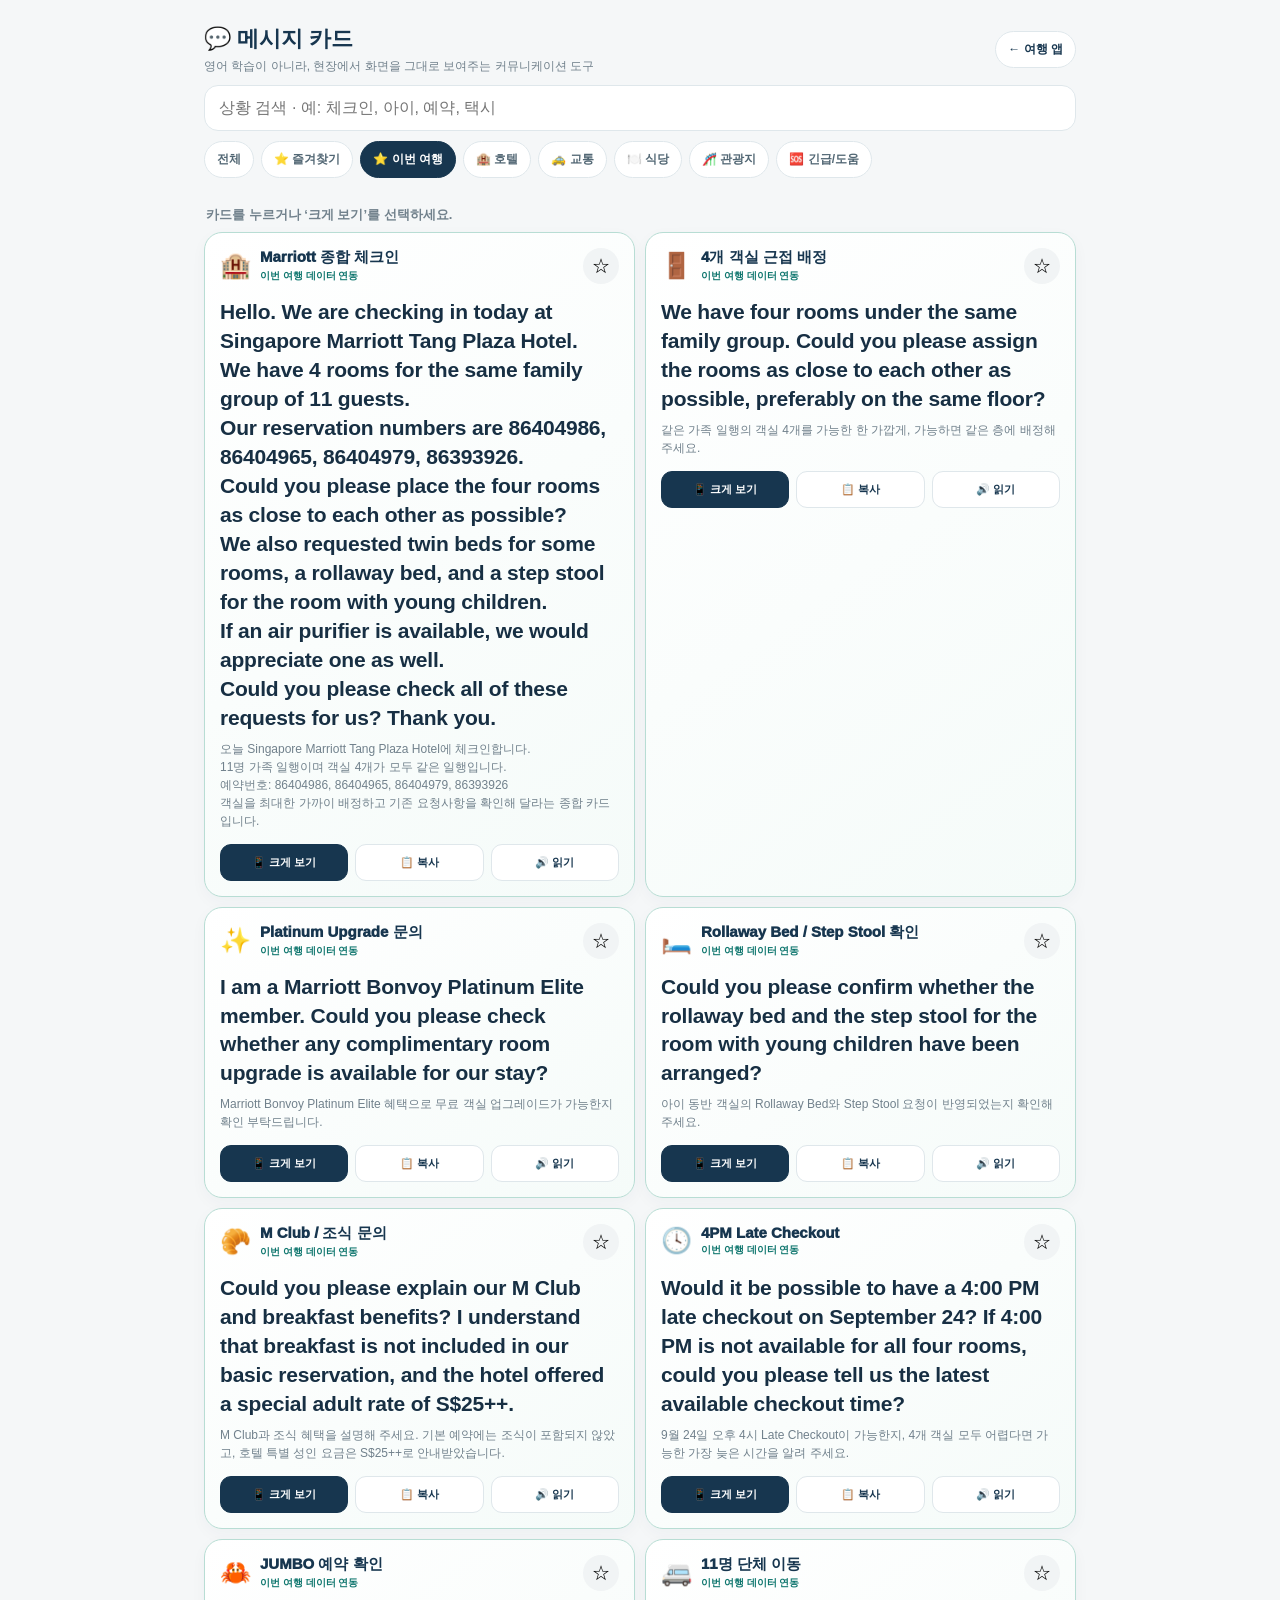
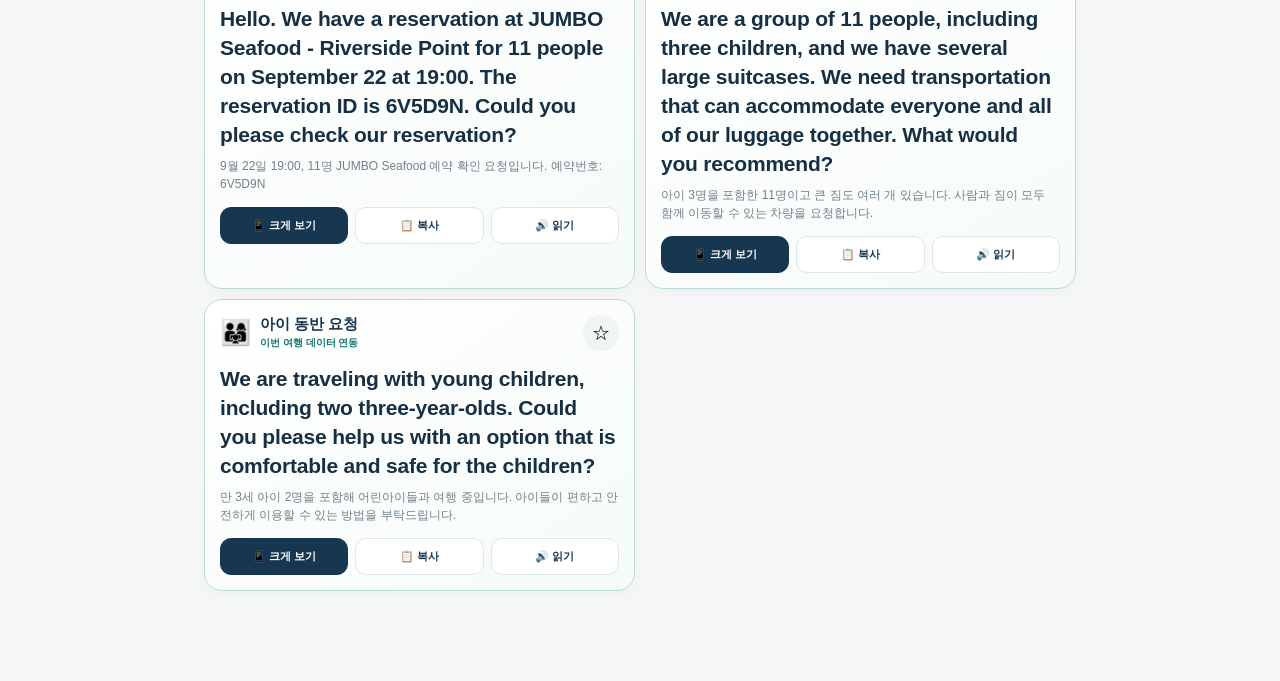
<file: message-cards.html>
<!doctype html>
<html lang="ko">
<head>
<meta charset="utf-8">
<meta name="viewport" content="width=device-width,initial-scale=1,viewport-fit=cover">
<title>Singapore Family Trip · 메시지 카드</title>
<link rel="stylesheet" href="./assets/css/message-cards.css">
</head>
<body>
<main class="mc-wrap">
  <div class="mc-top">
    <div class="mc-titlebar">
      <div>
        <div class="mc-title">💬 메시지 카드</div>
        <div class="mc-sub">영어 학습이 아니라, 현장에서 화면을 그대로 보여주는 커뮤니케이션 도구</div>
      </div>
      <a class="mc-back" href="./index.html">← 여행 앱</a>
    </div>
    <div class="mc-search">
      <input id="mcSearch" type="search" placeholder="상황 검색 · 예: 체크인, 아이, 예약, 택시">
    </div>
    <div id="mcCats" class="mc-cats"></div>
  </div>

  <div class="mc-section-title">카드를 누르거나 ‘크게 보기’를 선택하세요.</div>
  <section id="mcGrid" class="mc-grid"></section>
</main>

<section id="mcPresent" class="mc-present" aria-hidden="true">
  <div class="mc-present-head">
    <div id="mcPresentTitle" class="mc-present-title"></div>
    <button id="mcClose" class="mc-present-close" type="button">×</button>
  </div>
  <div class="mc-present-body">
    <div id="mcPresentEn" class="mc-present-en"></div>
    <div id="mcPresentKo" class="mc-present-ko"></div>
  </div>
  <div class="mc-present-actions">
    <button id="mcPresentCopy" type="button">📋 복사</button>
    <button id="mcPresentTts" class="tts" type="button">🔊 읽기</button>
    <button id="mcPresentFull" type="button">⛶ 전체화면</button>
  </div>
</section>

<div id="mcToast" class="mc-toast"></div>

<script src="./assets/js/trip-data.js"></script>
<script src="./assets/js/message-cards.js"></script>
</body>
</html>
</file>
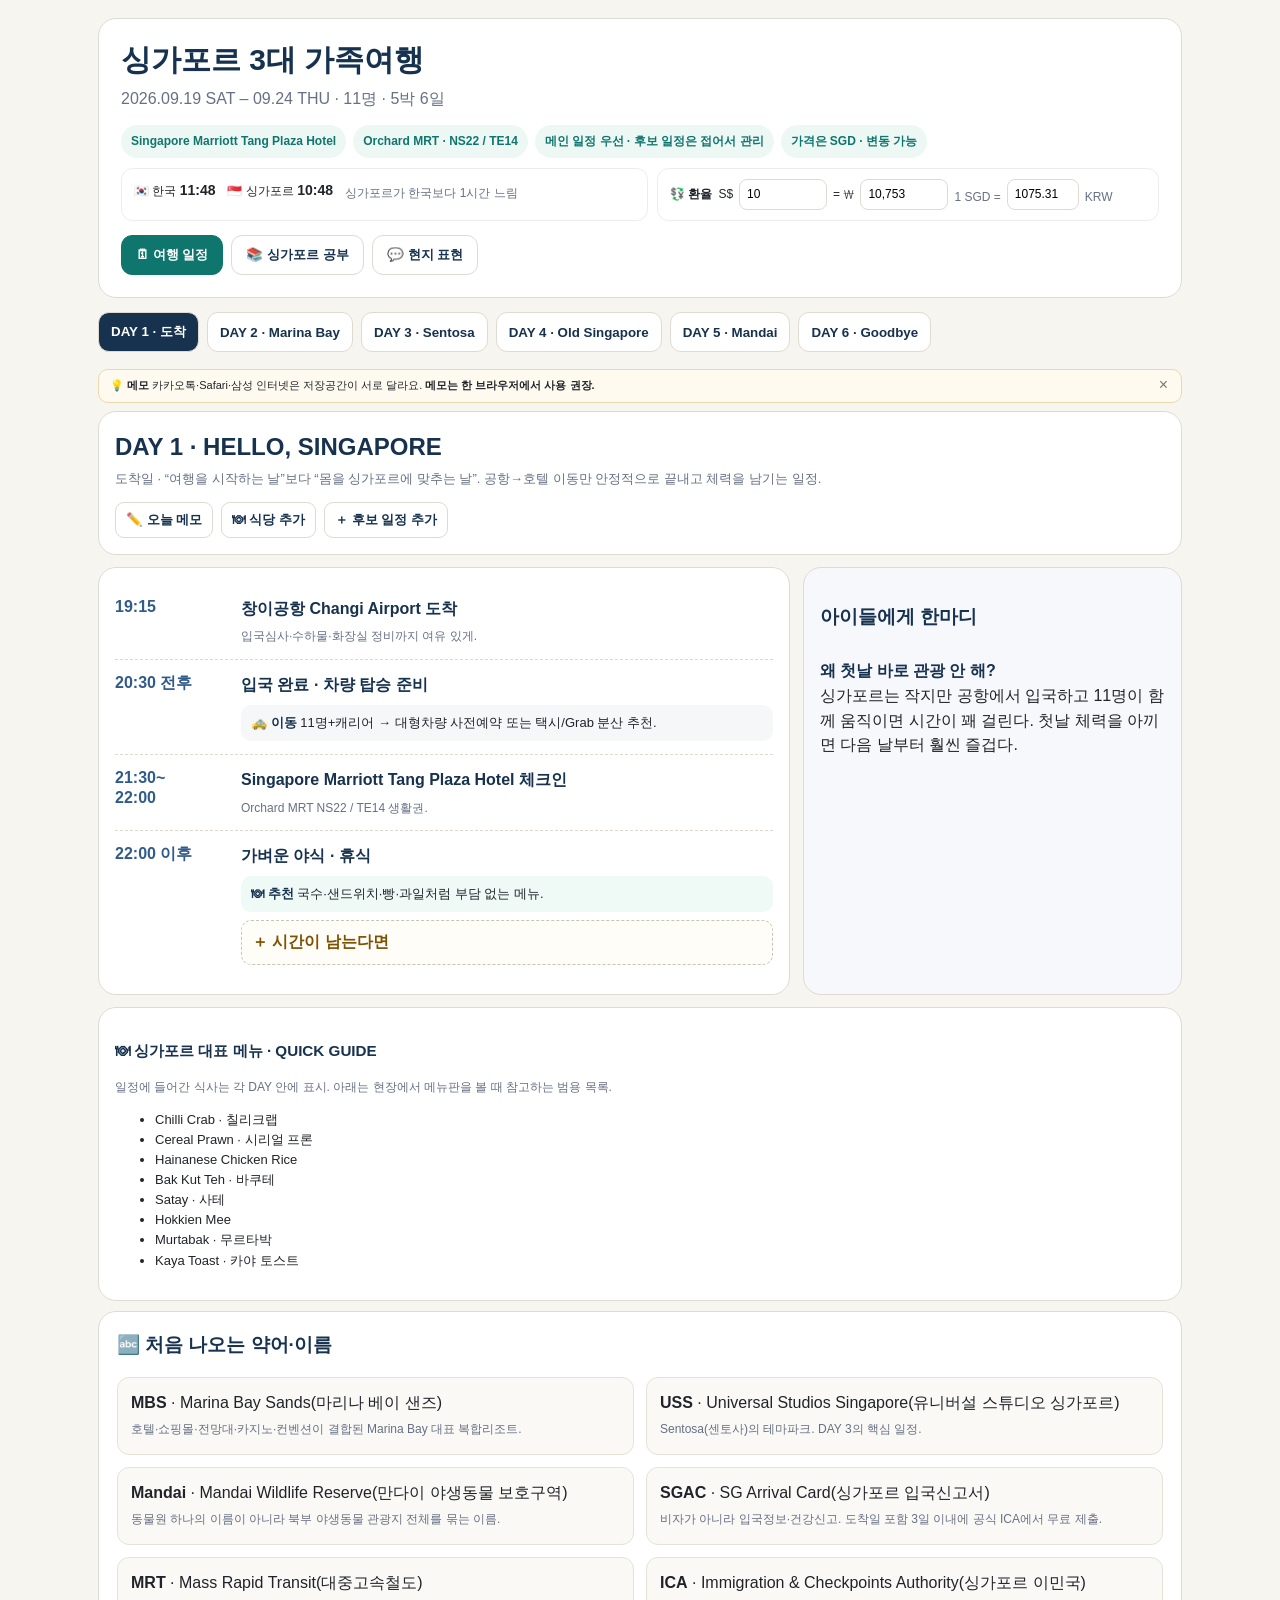
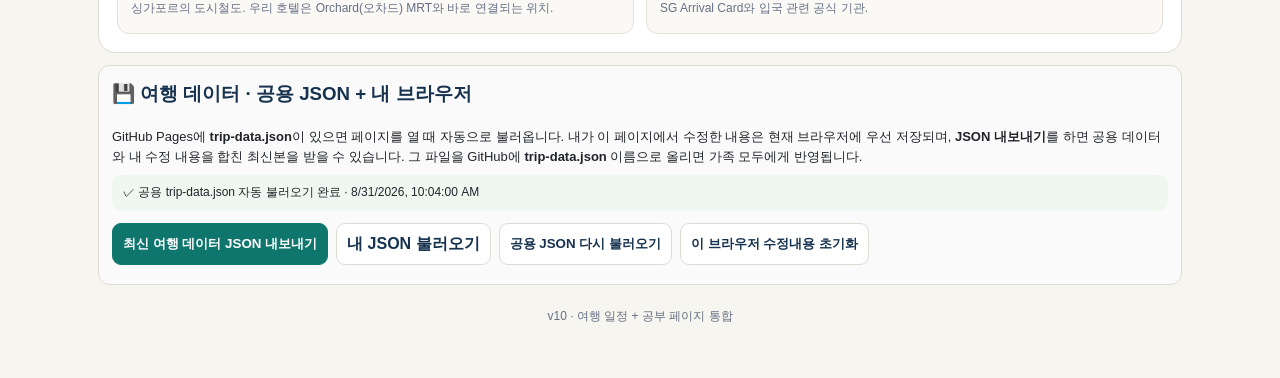
<file: Singapore_Family_Trip_2026_v10.html>
<!doctype html>
<html lang="ko">
<head>
<meta charset="utf-8">
<meta name="viewport" content="width=device-width, initial-scale=1">
<title>Singapore Family Trip 2026 · v10</title>
<style>
:root{
 --bg:#f7f5ef;--card:#fff;--ink:#16324f;--muted:#667085;--line:#dedbd2;
 --accent:#0f766e;--soft:#edf8f5;--blue:#315b8a;--warn:#9a6700;--warnbg:#fff8e6;
}
*{box-sizing:border-box}
body{margin:0;background:var(--bg);color:#20242a;font-family:-apple-system,BlinkMacSystemFont,"Segoe UI","Noto Sans KR",Arial,sans-serif;line-height:1.55}
.wrap{max-width:1120px;margin:auto;padding:18px}
.hero,.panel{background:var(--card);border:1px solid var(--line);border-radius:18px}
.hero{padding:22px}
h1{margin:0;color:var(--ink);font-size:30px;line-height:1.25}
h2,h3{color:var(--ink)}
.sub{margin-top:8px;color:var(--muted)}
.badges{display:flex;gap:7px;flex-wrap:wrap;margin-top:14px}
.badge{font-size:12px;font-weight:700;color:var(--accent);background:var(--soft);padding:7px 10px;border-radius:999px}
.tabs{display:flex;gap:8px;overflow:auto;padding:14px 0 9px;scrollbar-width:thin}
.tab{border:1px solid var(--line);background:#fff;color:var(--ink);border-radius:11px;padding:10px 12px;font-weight:800;white-space:nowrap;cursor:pointer}
.tab.active{background:var(--ink);color:white}
.day{display:none}.day.active{display:block}
.dayhead{padding:16px 18px;margin-bottom:12px}
.dayhead h2{margin:0 0 4px}.dayhead .theme{color:var(--muted);font-size:13px}
.layout{display:grid;grid-template-columns:minmax(0,1.55fr) minmax(280px,.85fr);gap:13px}
.panel{padding:16px}
.timeline{display:grid;gap:0}
.slot{padding:13px 0;border-bottom:1px dashed #ddd9cf}
.slot:last-child{border-bottom:0}
.slot-top{display:grid;grid-template-columns:112px minmax(0,1fr);gap:14px;align-items:start}
.when{font-weight:850;color:var(--blue);line-height:1.25;word-break:keep-all}
.activity{min-width:0}
.activity b{color:var(--ink)}
.steps{margin:5px 0 0;padding-left:20px}
.steps li{margin:3px 0}
.meta{margin-top:7px;padding:8px 10px;border-radius:10px;background:#f6f7f9;font-size:13px}
.meta strong{color:var(--ink)}
.foodmeta{background:#eff9f6}
.note{margin-top:6px;color:var(--muted);font-size:12px}
details{margin-top:8px;border:1px dashed #c9c4b8;border-radius:10px;background:#fffdf7}
summary{cursor:pointer;padding:9px 10px;font-weight:800;color:#7d5200;list-style:none}
summary::-webkit-details-marker{display:none}
summary:before{content:"＋ ";font-weight:900}
details[open] summary:before{content:"－ "}
.details-body{padding:0 11px 10px;font-size:13px}
.knowledge{background:#f7f8fb}
.knowledge .fact{padding:9px 0;border-bottom:1px solid #e7e8ec}
.knowledge .fact:last-child{border-bottom:0}
.knowledge b{color:var(--ink)}
.price{font-weight:800;color:#7d5200}
.checklist label{display:block;padding:7px 0;border-bottom:1px solid #ece9e2}
.checklist label:last-child{border-bottom:0}
input[type=checkbox]{width:18px;height:18px;vertical-align:-4px;margin-right:8px}
.mastergrid{display:grid;grid-template-columns:repeat(3,1fr);gap:12px;margin-top:13px}
.mini{font-size:13px}
.footer{text-align:center;color:var(--muted);font-size:12px;margin:22px 0 34px}

.modebar{display:flex;gap:8px;margin-top:14px;flex-wrap:wrap}
.modebtn{border:1px solid var(--line);background:#fff;color:var(--ink);border-radius:11px;padding:10px 14px;font-weight:850;cursor:pointer}
.modebtn.active{background:var(--accent);color:#fff;border-color:var(--accent)}
.tripview,.studyview{display:none}.tripview.active,.studyview.active{display:block}
.studyintro{padding:18px;margin-top:12px}
.studytabs{display:flex;gap:8px;overflow:auto;padding:12px 0 8px}
.studytab{border:1px solid var(--line);background:#fff;border-radius:10px;padding:9px 11px;font-weight:800;white-space:nowrap;cursor:pointer;color:var(--ink)}
.studytab.active{background:var(--blue);color:#fff}
.study{display:none}.study.active{display:block}
.studycard{padding:20px;margin-top:10px}
.studycard h2{margin-top:0}
.kicker{font-size:13px;color:var(--accent);font-weight:850;margin-bottom:5px}
.bigline{font-size:18px;font-weight:850;color:var(--ink);padding:11px 13px;background:var(--soft);border-radius:12px;margin:10px 0 14px}
.flow{display:grid;grid-template-columns:repeat(4,1fr);gap:8px;margin:12px 0}
.flow div{padding:10px;border-radius:11px;background:#f7f8fb;text-align:center;font-size:12px;font-weight:800;color:var(--ink);border:1px solid #e5e7eb}
.studycols{display:grid;grid-template-columns:1.15fr .85fr;gap:14px}
.studybox{background:#faf9f5;border:1px solid #e6e2d8;border-radius:12px;padding:13px}
.studybox h3{margin:0 0 7px;font-size:15px}
.studybox ul{margin-top:5px}
.childline{margin-top:12px;padding:11px 12px;border-left:4px solid var(--accent);background:#f2fbf8}
.triplink{margin-top:10px;padding:10px;border-left:4px solid var(--blue);background:#f4f7fb;font-size:13px}

.placeinfo{display:block;margin:2px 0 5px 0;color:var(--muted);font-size:12px;line-height:1.45}
.placeinfo:before{content:"↳ ";color:var(--accent);font-weight:900}
.story{font-size:15px;line-height:1.85}
.story p{margin:0 0 14px}
.era{margin:18px 0 7px;font-size:17px;color:var(--ink);font-weight:900}
.year{display:inline-block;min-width:76px;color:var(--accent);font-weight:900}
.sidefact{margin:12px 0;padding:11px 12px;background:#faf9f5;border:1px solid #e6e2d8;border-radius:11px;font-size:13px}
.sidefact b{color:var(--ink)}


.editbar{display:flex;flex-wrap:wrap;gap:8px;margin:12px 0 0}
.editbtn,.smallbtn{border:1px solid var(--line);background:#fff;border-radius:9px;padding:8px 10px;font-weight:800;color:var(--ink);cursor:pointer}
.editbtn.primary{background:var(--accent);color:#fff;border-color:var(--accent)}
.editorbox{margin-top:10px;padding:11px;border:1px solid #d9e3e0;background:#f8fcfb;border-radius:11px}
.editorbox textarea,.editorbox input{width:100%;border:1px solid #cfd6d3;border-radius:8px;padding:9px;font:inherit;background:#fff}
.editorbox textarea{min-height:78px;resize:vertical}
.editrow{display:grid;grid-template-columns:1fr auto;gap:8px;margin-top:8px}
.savednote{margin-top:8px;padding:9px 10px;border-radius:9px;background:#fff8e6;border-left:4px solid #c58a00;font-size:13px;white-space:pre-wrap}
.userlist{margin:8px 0 0;padding-left:20px}
.userlist li{margin:5px 0}
.useritem{display:flex;gap:7px;align-items:flex-start}
.useritem span{flex:1}
.removebtn{border:0;background:transparent;cursor:pointer;color:#a33;font-weight:900}
.datatools{margin-top:12px;padding:13px;border:1px solid var(--line);border-radius:12px;background:#fafafa}
.statusmsg{font-size:12px;color:var(--muted);margin-top:6px}


.prepview{display:none}.prepview.active{display:block}
.prepnav{display:flex;gap:8px;overflow:auto;padding:12px 0 8px}
.prepsection{padding:18px;margin:10px 0}
.prepgrid{display:grid;grid-template-columns:1fr 1fr;gap:12px}
.checkgroup{background:#fafafa;border:1px solid var(--line);border-radius:12px;padding:13px}
.checkgroup h3{margin:0 0 9px;font-size:15px}
.localcheck{display:flex;align-items:flex-start;gap:8px;padding:7px 0;border-bottom:1px dashed #e4e4e4;font-size:13px}
.localcheck:last-child{border-bottom:0}
.localcheck input{margin-top:3px;transform:scale(1.12)}
.deadline{display:inline-block;font-size:11px;font-weight:850;padding:2px 6px;border-radius:6px;background:#fff1df;color:#9a5b00;margin-left:4px}
@media(max-width:820px){.prepgrid{grid-template-columns:1fr}}

@media(max-width:820px){.studycols,.flow{grid-template-columns:1fr 1fr}}

@media(max-width:820px){
 .wrap{padding:11px}.layout,.mastergrid{grid-template-columns:1fr}
 h1{font-size:24px}
 .slot-top{grid-template-columns:1fr;gap:4px}
 .when{font-size:13px}
}

.browsernotice{margin:12px 0;padding:12px 14px;border:1px solid #ead9ac;border-radius:12px;background:#fffaf0;font-size:13px;line-height:1.55}
.browsernotice b{font-weight:900}
.sharedstatus{margin-top:8px;padding:9px 11px;border-radius:10px;background:#f4f7f8;font-size:12px;line-height:1.45}
.sharedstatus.ok{background:#eef8f1}
.sharedstatus.warn{background:#fff7e8}


.headtools{display:grid;grid-template-columns:1.05fr 1fr;gap:9px;margin-top:10px}
.headtool{background:rgba(255,255,255,.78);border:1px solid rgba(0,0,0,.07);border-radius:12px;padding:10px 12px;font-size:12px;line-height:1.45}
.clockrow{display:flex;gap:12px;flex-wrap:wrap;align-items:center}
.clockitem b{font-size:14px}
.fxrow{display:flex;gap:6px;align-items:center;flex-wrap:wrap}
.fxrow input{width:88px;padding:6px 7px;border:1px solid var(--line);border-radius:8px;font:inherit}
.fxrate{width:72px!important}
.browsernotice{position:relative;margin:8px 0;padding:8px 34px 8px 11px;border:1px solid #ead9ac;border-radius:10px;background:#fffaf0;font-size:11px;line-height:1.45}
.noticeclose{position:absolute;right:7px;top:5px;border:0;background:transparent;font-size:16px;cursor:pointer;color:#777}
.phraseview{display:none}.phraseview.active{display:block}
.phrasegrid{display:grid;grid-template-columns:1fr 1fr;gap:10px}
.phrasecard{background:#fff;border:1px solid var(--line);border-radius:12px;padding:13px}
.phrasecard h3{margin:0 0 8px;font-size:15px}
.phrase{padding:6px 0;border-bottom:1px dashed #e6e6e6;font-size:13px}
.phrase:last-child{border-bottom:0}
.phrase small{display:block;color:var(--muted);margin-top:2px}
@media(max-width:820px){.headtools,.phrasegrid{grid-template-columns:1fr}.headtool{padding:9px 10px}}

@media print{
 body{background:#fff}.tabs{display:none}.day{display:block!important;page-break-before:always}
 .day:first-of-type{page-break-before:auto}.wrap{max-width:none}.hero,.panel{break-inside:avoid}
 details{display:block}details>.details-body{display:block}
}
</style>
</head>
<body>
<div class="wrap">
<section class="hero">
 <h1>싱가포르 3대 가족여행</h1>
 <div class="sub">2026.09.19 SAT – 09.24 THU · 11명 · 5박 6일</div>
 <div class="badges">
  <span class="badge">Singapore Marriott Tang Plaza Hotel</span>
  <span class="badge">Orchard MRT · NS22 / TE14</span>
  <span class="badge">메인 일정 우선 · 후보 일정은 접어서 관리</span>
  <span class="badge">가격은 SGD · 변동 가능</span>
 </div>
<div class="headtools">
 <div class="headtool">
   <div class="clockrow">
     <div class="clockitem">🇰🇷 한국 <b id="krTime">--:--</b></div>
     <div class="clockitem">🇸🇬 싱가포르 <b id="sgTime">--:--</b></div>
     <span class="note">싱가포르가 한국보다 1시간 느림</span>
   </div>
 </div>
 <div class="headtool">
   <div class="fxrow">
     <b>💱 환율</b>
     S$ <input id="sgdAmount" inputmode="decimal" value="10" aria-label="싱가포르 달러">
     = ₩ <input id="krwAmount" inputmode="numeric" aria-label="대한민국 원">
     <span class="note">1 SGD =</span>
     <input id="fxRate" class="fxrate" inputmode="decimal" value="1075.31" aria-label="환율"> <span class="note">KRW</span>
   </div>
 </div>
</div>

 <div class="modebar">
  <button class="modebtn active" data-mode="trip">🗓 여행 일정</button>
  <button class="modebtn" data-mode="study">📚 싱가포르 공부</button>
  <button class="modebtn" data-mode="prep">🧳 출발 준비</button>
  <button class="modebtn" data-mode="phrase">💬 현지 표현</button>
 </div>
</section>

<div id="tripview" class="tripview active">
<nav class="tabs">
 <button class="tab active" data-day="d1">DAY 1 · 도착</button>
 <button class="tab" data-day="d2">DAY 2 · Marina Bay</button>
 <button class="tab" data-day="d3">DAY 3 · Sentosa</button>
 <button class="tab" data-day="d4">DAY 4 · Old Singapore</button>
 <button class="tab" data-day="d5">DAY 5 · Mandai</button>
 <button class="tab" data-day="d6">DAY 6 · Goodbye</button>
</nav>
<div class="browsernotice" id="browserNotice"><b>💡 메모</b> 카카오톡·Safari·삼성 인터넷은 저장공간이 서로 달라요. <b>메모는 한 브라우저에서 사용 권장.</b><button class="noticeclose" onclick="dismissBrowserNotice()" aria-label="닫기">×</button></div>
<section id="d1" class="day active">
 <div class="panel dayhead"><h2>DAY 1 · HELLO, SINGAPORE</h2><div class="theme">도착일 · “여행을 시작하는 날”보다 “몸을 싱가포르에 맞추는 날”. 공항→호텔 이동만 안정적으로 끝내고 체력을 남기는 일정.</div>
        <div class="editbar">
          <button class="smallbtn" onclick="toggleEditor('d1-memo')">✏️ 오늘 메모</button>
          <button class="smallbtn" onclick="toggleEditor('d1-food')">🍽 식당 추가</button>
          <button class="smallbtn" onclick="toggleEditor('d1-candidate')">＋ 후보 일정 추가</button>
        </div>
        <div id="d1-memo" class="editorbox" hidden>
          <textarea id="d1-memo-input" placeholder="가족과 공유할 메모, 예약시간, 주의사항 등을 적어두세요."></textarea>
          <div class="editrow"><div></div><button class="editbtn primary" onclick="saveMemo('d1')">메모 저장</button></div>
          <div id="d1-memo-view"></div>
        </div>
        <div id="d1-food" class="editorbox" hidden>
          <input id="d1-food-name" placeholder="식당 이름">
          <input id="d1-food-info" style="margin-top:7px" placeholder="메뉴 / 가격 / 예약시간 / 위치 메모">
          <div class="editrow"><div></div><button class="editbtn primary" onclick="addListItem('d1','food')">식당 추가</button></div>
          <ul id="d1-food-list" class="userlist"></ul>
        </div>
        <div id="d1-candidate" class="editorbox" hidden>
          <input id="d1-candidate-name" placeholder="후보 일정 또는 장소">
          <input id="d1-candidate-info" style="margin-top:7px" placeholder="언제 넣을지 / 조건 / 간단 메모">
          <div class="editrow"><div></div><button class="editbtn primary" onclick="addListItem('d1','candidate')">후보 추가</button></div>
          <ul id="d1-candidate-list" class="userlist"></ul>
        </div>
        </div>
 <div class="layout">
  <div class="panel timeline">
   <div class="slot"><div class="slot-top"><div class="when">19:15</div><div class="activity"><b>창이공항 Changi Airport 도착</b><div class="note">입국심사·수하물·화장실 정비까지 여유 있게.</div></div></div></div>
   <div class="slot"><div class="slot-top"><div class="when">20:30 전후</div><div class="activity"><b>입국 완료 · 차량 탑승 준비</b><div class="meta"><strong>🚕 이동</strong> 11명+캐리어 → 대형차량 사전예약 또는 택시/Grab 분산 추천.</div></div></div></div>
   <div class="slot"><div class="slot-top"><div class="when">21:30~<br>22:00</div><div class="activity"><b>Singapore Marriott Tang Plaza Hotel 체크인</b><div class="note">Orchard MRT NS22 / TE14 생활권.</div></div></div></div>
   <div class="slot"><div class="slot-top"><div class="when">22:00 이후</div><div class="activity"><b>가벼운 야식 · 휴식</b><div class="foodmeta meta"><strong>🍽 추천</strong> 국수·샌드위치·빵·과일처럼 부담 없는 메뉴.</div>
   <details><summary>시간이 남는다면</summary><div class="details-body">Orchard Road(오차드 로드) 산책 → ION Orchard 또는 TANGS에서 생필품·간식 구매. Jewel은 마지막 날로 남김.</div></details></div></div></div>
  </div>
  <aside class="panel knowledge"><h3>아이들에게 한마디</h3><div class="fact"><b>왜 첫날 바로 관광 안 해?</b><br>싱가포르는 작지만 공항에서 입국하고 11명이 함께 움직이면 시간이 꽤 걸린다. 첫날 체력을 아끼면 다음 날부터 훨씬 즐겁다.</div></aside>
 </div>
</section>

<section id="d2" class="day">
 <div class="panel dayhead"><h2>DAY 2 · ICONIC SINGAPORE</h2><div class="theme">현대 싱가포르를 가장 압축해서 보는 날. 간척·도시계획·관광전략·정원도시·야경까지, “국가가 설계한 미래도시”를 보는 일정.</div>
        <div class="editbar">
          <button class="smallbtn" onclick="toggleEditor('d2-memo')">✏️ 오늘 메모</button>
          <button class="smallbtn" onclick="toggleEditor('d2-food')">🍽 식당 추가</button>
          <button class="smallbtn" onclick="toggleEditor('d2-candidate')">＋ 후보 일정 추가</button>
        </div>
        <div id="d2-memo" class="editorbox" hidden>
          <textarea id="d2-memo-input" placeholder="가족과 공유할 메모, 예약시간, 주의사항 등을 적어두세요."></textarea>
          <div class="editrow"><div></div><button class="editbtn primary" onclick="saveMemo('d2')">메모 저장</button></div>
          <div id="d2-memo-view"></div>
        </div>
        <div id="d2-food" class="editorbox" hidden>
          <input id="d2-food-name" placeholder="식당 이름">
          <input id="d2-food-info" style="margin-top:7px" placeholder="메뉴 / 가격 / 예약시간 / 위치 메모">
          <div class="editrow"><div></div><button class="editbtn primary" onclick="addListItem('d2','food')">식당 추가</button></div>
          <ul id="d2-food-list" class="userlist"></ul>
        </div>
        <div id="d2-candidate" class="editorbox" hidden>
          <input id="d2-candidate-name" placeholder="후보 일정 또는 장소">
          <input id="d2-candidate-info" style="margin-top:7px" placeholder="언제 넣을지 / 조건 / 간단 메모">
          <div class="editrow"><div></div><button class="editbtn primary" onclick="addListItem('d2','candidate')">후보 추가</button></div>
          <ul id="d2-candidate-list" class="userlist"></ul>
        </div>
        </div>
 <div class="layout">
  <div class="panel timeline">
   <div class="slot"><div class="slot-top"><div class="when">10:00</div><div class="activity"><b>호텔 출발 → Merlion Park(머라이언 파크)</b><div class="meta"><strong>🚇 MRT</strong> Orchard NS22 → Raffles Place NS26 직통 · 이후 도보 약 10분.</div></div></div></div>
   <div class="slot"><div class="slot-top"><div class="when">10:30~12:30</div><div class="activity"><ul class="steps"><li>Merlion Park(머라이언 파크)<span class="placeinfo">싱가포르 대표 상징. 머라이언과 MBS가 함께 보이는 방향에서 가족사진 추천.</span></li><li>Esplanade – Theatres on the Bay(에스플러네이드)<span class="placeinfo">두리안처럼 보이는 공연장. 강 건너 Civic District와 Marina Bay 경관을 같이 보기.</span></li><li>Singapore Flyer(싱가포르 플라이어)<span class="placeinfo">대형 관람차. 높은 곳에서 간척지와 Marina Bay 전체 구조를 보는 포인트.</span></li></ul><div class="note">오전 루트는 옆으로 나열하지 않고 위에서 아래 순서대로 이동.</div></div></div></div>
   <div class="slot"><div class="slot-top"><div class="when">12:30~14:00</div><div class="activity"><b>점심 + 에어컨 휴식</b><div class="foodmeta meta"><strong>🍽 추천 식사</strong> Marina Bay/MBS 일대. 가족 편의 우선. 1인 대략 S$15~30 예상.</div></div></div></div>
   <div class="slot"><div class="slot-top"><div class="when">14:00~16:30</div><div class="activity"><ul class="steps"><li>Helix Bridge(헬릭스 브리지)<span class="placeinfo">DNA 이중나선에서 착안한 보행교. 다리 자체와 MBS 방향 사진 포인트.</span></li><li>Marina Bay Sands(마리나 베이 샌즈, MBS)<span class="placeinfo">호텔·쇼핑·컨벤션·카지노를 묶은 복합리조트. 싱가포르 관광산업 전략의 상징.</span></li><li>The Shoppes at Marina Bay Sands(마리나 베이 샌즈 쇼핑몰)<span class="placeinfo">더위를 피하며 식사·화장실·카페 휴식을 하기 좋은 실내 거점.</span></li></ul><div class="meta"><strong>🚶 이동</strong> 기본 도보. 더위·아이 낮잠 상황이면 짧은 택시 적극 활용.</div>
   <details><summary>시간이 남는다면</summary><div class="details-body">ArtScience Museum(아트사이언스 뮤지엄) 또는 쇼핑몰 카페에서 긴 휴식.</div></details></div></div></div>
   <div class="slot"><div class="slot-top"><div class="when">17:00~19:00</div><div class="activity"><ul class="steps"><li>Gardens by the Bay(가든스 바이 더 베이)<span class="placeinfo">간척지 위에 만든 거대한 도심 정원. ‘Garden City’ 정책을 눈으로 보는 장소.</span></li><li>Cloud Forest(클라우드 포레스트)<span class="placeinfo">거대한 실내 폭포와 고산 식생이 핵심. 더운 오후에 넣기 좋은 실내 코스.</span></li><li>Flower Dome(플라워 돔)<span class="placeinfo">세계 여러 기후대의 식물을 전시하는 대형 온실. 아이들과 천천히 보기 좋음.</span></li></ul><div class="meta"><strong>🎟 참고</strong> 비거주자 Cloud Forest+Flower Dome 공식가: 성인 S$46 / 아동 3~12세 S$32. 권장 관람 약 2시간.</div></div></div></div>
   <div class="slot"><div class="slot-top"><div class="when">19:00 전후</div><div class="activity"><b>저녁식사</b><div class="foodmeta meta"><strong>🍽 현지 메뉴</strong> Satay(사테) · Hokkien Mee(호키엔 미) · BBQ Seafood · Chicken Wings. 호커형 식사라면 1인 약 S$12~25 예상.</div></div></div></div>
   <div class="slot"><div class="slot-top"><div class="when">19:45 이후</div><div class="activity"><ul class="steps"><li>Supertree Grove(슈퍼트리 그로브)<span class="placeinfo">식물이 자라는 거대한 인공 구조물. 낮보다 해질 무렵과 야간 조명이 핵심.</span></li><li>Garden Rhapsody(가든 랩소디)<span class="placeinfo">Supertree 음악·조명 쇼. 시작 전 자리를 잡고 아래에서 올려다보는 방식 추천.</span></li><li>MBS 쪽 이동</li><li>Spectra – A Light & Water Show(스펙트라)</li></ul>
   <details><summary>체력이 남는다면</summary><div class="details-body">Sands SkyPark Observation Deck(샌즈 스카이파크 전망대). Singapore Flyer와 전망 콘텐츠가 겹치므로 필수 아님.</div></details></div></div></div>
  </div>
  <aside>
   <div class="panel knowledge"><h3>아이들에게 설명하기</h3>
    <div class="fact"><b>Marina Bay는 원래부터 이런 땅이 아니야.</b><br>싱가포르는 바다를 메우는 간척으로 도시 공간을 넓혀 왔다. 지금의 마리나 베이는 독립 이후 국가가 계획해 만든 ‘새로운 싱가포르’의 상징이다.</div>
    <div class="fact"><b>Merlion(머라이언)</b><br>물고기 몸은 항구도시의 뿌리, 사자 머리는 ‘싱가푸라(사자의 도시)’ 전설을 상징한다.</div>
    <div class="fact"><b>Supertree</b><br>단순 조형물이 아니라 식물·도시 기술·친환경 이미지를 결합한 싱가포르식 미래도시 상징이다.</div>
   </div>
  </aside>
 </div>
</section>

<section id="d3" class="day">
 <div class="panel dayhead"><h2>DAY 3 · FUN SINGAPORE</h2><div class="theme">아이들이 여행의 주인공이 되는 날. 관광지 완주보다 놀이와 체력 배분이 핵심이며, USS를 충분히 즐기는 것을 기본으로 잡는 일정.</div>
        <div class="editbar">
          <button class="smallbtn" onclick="toggleEditor('d3-memo')">✏️ 오늘 메모</button>
          <button class="smallbtn" onclick="toggleEditor('d3-food')">🍽 식당 추가</button>
          <button class="smallbtn" onclick="toggleEditor('d3-candidate')">＋ 후보 일정 추가</button>
        </div>
        <div id="d3-memo" class="editorbox" hidden>
          <textarea id="d3-memo-input" placeholder="가족과 공유할 메모, 예약시간, 주의사항 등을 적어두세요."></textarea>
          <div class="editrow"><div></div><button class="editbtn primary" onclick="saveMemo('d3')">메모 저장</button></div>
          <div id="d3-memo-view"></div>
        </div>
        <div id="d3-food" class="editorbox" hidden>
          <input id="d3-food-name" placeholder="식당 이름">
          <input id="d3-food-info" style="margin-top:7px" placeholder="메뉴 / 가격 / 예약시간 / 위치 메모">
          <div class="editrow"><div></div><button class="editbtn primary" onclick="addListItem('d3','food')">식당 추가</button></div>
          <ul id="d3-food-list" class="userlist"></ul>
        </div>
        <div id="d3-candidate" class="editorbox" hidden>
          <input id="d3-candidate-name" placeholder="후보 일정 또는 장소">
          <input id="d3-candidate-info" style="margin-top:7px" placeholder="언제 넣을지 / 조건 / 간단 메모">
          <div class="editrow"><div></div><button class="editbtn primary" onclick="addListItem('d3','candidate')">후보 추가</button></div>
          <ul id="d3-candidate-list" class="userlist"></ul>
        </div>
        </div>
 <div class="layout">
  <div class="panel timeline">
   <div class="slot"><div class="slot-top"><div class="when">08:30</div><div class="activity"><b>호텔 출발 → VivoCity(비보시티)</b><div class="meta"><strong>🚇 MRT</strong> Orchard NS22 → Dhoby Ghaut NS24 → North East Line 환승 → HarbourFront NE1 → VivoCity.</div></div></div></div>
   <div class="slot"><div class="slot-top"><div class="when">09:15~10:00</div><div class="activity"><b>Sentosa Express(센토사 익스프레스) → Resorts World Sentosa</b><div class="note">화장실·간식·유모차 정비 후 입장.</div></div></div></div>
   <div class="slot"><div class="slot-top"><div class="when">10:00~저녁</div><div class="activity"><b>Universal Studios Singapore(유니버설 스튜디오 싱가포르, USS) 종일</b><span class="placeinfo">오늘의 메인. ‘다른 곳도 봐야 한다’는 생각보다 USS에서 충분히 노는 것이 우선.</span><ul class="steps"><li>오전 인기 어트랙션 우선</li><li>RIDE TEAM / EASY TEAM 분리 가능</li><li>점심 후 다시 합류</li><li>운영시간·어트랙션 휴장은 날짜 직전 재확인</li></ul><div class="meta"><strong>🎟 공식</strong> 날짜 지정 1일권. 성인 13세+, 아동 4~12세 구분. 공식 페이지는 성인권 S$76부터 안내.</div><div class="foodmeta meta"><strong>🍽 USS 내부</strong> Burger · Fried Chicken · Fries · Pasta 등. 1인 약 S$20~30 예상.</div>
   <details><summary>USS를 일찍 나오게 된다면 · 후보 일정</summary><div class="details-body"><ol><li><b>Singapore Oceanarium(싱가포르 오셔너리움)</b><span class="placeinfo">USS를 일찍 마쳤을 때 가장 자연스럽게 연결되는 실내 후보. 해양생태·보전 중심.</span> — 가장 추천. 공식가 성인 S$55 / 아동 4~12세 S$43.</li><li><b>Skyline Luge Sentosa(스카이라인 루지)</b><span class="placeinfo">카트를 타고 경사로를 내려오는 체험. 활동적인 어른·7세 아이 후보.</span> — 활동파.</li><li><b>Siloso Beach(실로소 비치)</b><span class="placeinfo">관광을 더 하기보다 바다를 보며 쉬는 선택지.</span> — 부모님/아이 휴식.</li><li><b>Wings of Time(윙스 오브 타임)</b><span class="placeinfo">센토사 해변의 야간 멀티미디어 쇼. 그날 체력이 충분할 때만.</span> — 저녁까지 체력이 남을 때.</li></ol><div class="note">USS를 충분히 즐겼다면 모두 생략. 후보 때문에 USS를 일찍 나올 필요는 없음.</div></div></details></div></div></div>
   <div class="slot"><div class="slot-top"><div class="when">저녁 / 귀가</div><div class="activity"><b>Sentosa 또는 VivoCity 저녁 → 호텔</b><div class="foodmeta meta"><strong>🍽 추천</strong> Xiao Long Bao(샤오롱바오) · Fried Rice(볶음밥) · Noodles(면) · Dim Sum(딤섬). VivoCity에서 1인 S$20~40 예상.</div><div class="meta"><strong>🚕 귀가</strong> 아이들이 지치면 MRT보다 Grab/택시 우선.</div></div></div></div>
  </div>
  <aside class="panel knowledge"><h3>아이들에게 설명하기</h3>
   <div class="fact"><b>Sentosa는 왜 관광섬이 됐을까?</b><br>원래 군사·방어 기능이 있던 섬을 국가가 대규모 휴양·관광지로 개발했다. 싱가포르가 ‘무역도시’에서 ‘관광도시’까지 확장한 모습을 보여준다.</div>
   <div class="fact"><b>Oceanarium</b><br>기존 S.E.A. Aquarium을 크게 확장한 해양 교육·보전형 시설이다.</div>
  </aside>
 </div>
</section>

<section id="d4" class="day">
 <div class="panel dayhead"><h2>DAY 4 · OLD SINGAPORE</h2><div class="theme">싱가포르의 과거를 시간순으로 걷는 날. 식민지 행정도시→이민자 생활공간→무역항으로 이어지는 “옛 싱가포르”의 구조를 읽는 일정.</div>
        <div class="editbar">
          <button class="smallbtn" onclick="toggleEditor('d4-memo')">✏️ 오늘 메모</button>
          <button class="smallbtn" onclick="toggleEditor('d4-food')">🍽 식당 추가</button>
          <button class="smallbtn" onclick="toggleEditor('d4-candidate')">＋ 후보 일정 추가</button>
        </div>
        <div id="d4-memo" class="editorbox" hidden>
          <textarea id="d4-memo-input" placeholder="가족과 공유할 메모, 예약시간, 주의사항 등을 적어두세요."></textarea>
          <div class="editrow"><div></div><button class="editbtn primary" onclick="saveMemo('d4')">메모 저장</button></div>
          <div id="d4-memo-view"></div>
        </div>
        <div id="d4-food" class="editorbox" hidden>
          <input id="d4-food-name" placeholder="식당 이름">
          <input id="d4-food-info" style="margin-top:7px" placeholder="메뉴 / 가격 / 예약시간 / 위치 메모">
          <div class="editrow"><div></div><button class="editbtn primary" onclick="addListItem('d4','food')">식당 추가</button></div>
          <ul id="d4-food-list" class="userlist"></ul>
        </div>
        <div id="d4-candidate" class="editorbox" hidden>
          <input id="d4-candidate-name" placeholder="후보 일정 또는 장소">
          <input id="d4-candidate-info" style="margin-top:7px" placeholder="언제 넣을지 / 조건 / 간단 메모">
          <div class="editrow"><div></div><button class="editbtn primary" onclick="addListItem('d4','candidate')">후보 추가</button></div>
          <ul id="d4-candidate-list" class="userlist"></ul>
        </div>
        </div>
 <div class="layout">
  <div class="panel timeline">
   <div class="slot"><div class="slot-top"><div class="when">09:00 전후</div><div class="activity"><b>호텔 → Fort Canning Tree Tunnel(포트 캐닝 트리 터널)</b><div class="meta"><strong>🚕 추천</strong> 11명이라 택시/Grab 3대가 효율적.</div></div></div></div>
   <div class="slot"><div class="slot-top"><div class="when">09:30~12:30</div><div class="activity"><ul class="steps"><li>Fort Canning Tree Tunnel</li><li>National Museum of Singapore(싱가포르 국립박물관)<span class="placeinfo">싱가포르 역사의 전체 줄거리를 잡기 가장 좋은 박물관. 전부보다 역사 전시 중심.</span></li><li>CHIJMES(차임스)<span class="placeinfo">옛 가톨릭 수녀원·학교를 보존해 식당·상업공간으로 바꾼 사례. 건축과 재생에 주목.</span></li><li>Raffles Hotel Singapore(래플스 호텔)<span class="placeinfo">식민지 시대의 고급호텔 상징. 건물 외관과 식민지 시대 분위기를 보는 정도.</span></li><li>St Andrew’s Cathedral(세인트 앤드루 대성당)<span class="placeinfo">영국 식민지 시기 성공회 대성당. 주변 Civic District와 함께 보기.</span></li><li>Padang(파당 광장)<span class="placeinfo">식민지 행정 중심의 큰 잔디광장. 주변 국가기관 건물과 공간 배치를 함께 보기.</span></li></ul>
   <details><summary>시간이 남는다면</summary><div class="details-body">National Gallery Singapore(내셔널 갤러리 싱가포르) 내부관람 또는 Raffles City(래플스 시티) 휴식.</div></details></div></div></div>
   <div class="slot"><div class="slot-top"><div class="when">12:30~15:30</div><div class="activity"><b>Chinatown(차이나타운)</b><ul class="steps"><li>Pagoda Street(파고다 스트리트)<span class="placeinfo">차이나타운의 관광 중심 거리. Shophouse 형태와 골목 폭을 관찰.</span></li><li>Sri Mariamman Temple(스리 마리암만 사원)<span class="placeinfo">싱가포르에서 가장 오래된 힌두 사원. ‘차이나타운 안의 인도 사원’이라는 점이 중요.</span></li><li>Buddha Tooth Relic Temple(불아사)<span class="placeinfo">2007년에 문을 연 비교적 새로운 불교사원. 오래된 유적이라고 오해하지 않기.</span></li><li>Maxwell Food Centre(맥스웰 푸드센터)<span class="placeinfo">노점 음식이 제도화된 Hawker Centre 문화를 직접 경험하는 장소.</span></li></ul><div class="foodmeta meta"><strong>🍽 Maxwell 현지 메뉴</strong> Hainanese Chicken Rice(하이난식 치킨라이스) · Char Kway Teow(차퀘이테오) · Popiah(포피아) · Hokkien Mee(호키엔 미) · Sugar Cane Juice. 1인 약 S$8~18 예상.</div></div></div></div>
   <div class="slot"><div class="slot-top"><div class="when">15:30~17:30</div><div class="activity"><b>호텔 휴식 권장</b><div class="meta"><strong>🚇 MRT</strong> Maxwell TE18 → Orchard TE14 직통. 환승 없이 복귀 가능.</div></div></div></div>
   <div class="slot"><div class="slot-top"><div class="when">18:00 이후</div><div class="activity"><ul class="steps"><li>Old Hill Street Police Station(올드 힐 스트리트 경찰서)<span class="placeinfo">무지개색 창문으로 유명한 옛 경찰서 건물. 낮·해질 무렵 사진 포인트.</span></li><li>Clarke Quay(클락키)<span class="placeinfo">옛 창고·부두 지역을 식당과 야간 상권으로 재생한 곳.</span></li><li>Singapore River Cruise(싱가포르 리버 크루즈)<span class="placeinfo">옛 무역항에서 현대 Marina Bay까지 도시 변화가 한 번에 이어지는 약 40분 코스.</span></li><li>JUMBO Seafood Riverside Point 저녁</li></ul><div class="meta"><strong>🎟 River Cruise 공식</strong> 약 40분 · 성인 S$28 / 아동 3~11세 S$18. 현장구매 가능하지만 11명은 사전확보 권장.</div><div class="foodmeta meta"><strong>🍽 JUMBO 추천</strong> Award-winning Chilli Crab(칠리크랩) · Cereal Prawn(시리얼 프론) · Man Tou(만터우) · Fried Rice · Kangkung. 11명 가족식은 대략 총 S$550~800 수준으로 넉넉히 예산 잡기.</div></div></div></div>
  </div>
  <aside class="panel knowledge"><h3>아이들에게 설명하기</h3>
   <div class="fact"><b>왜 Chinatown에 힌두 사원과 모스크도 있을까?</b><br>싱가포르는 처음부터 한 민족만 살던 도시가 아니라 항구를 중심으로 중국·인도·말레이·아랍 상인과 노동자가 섞여 살던 도시였다.</div>
   <div class="fact"><b>Singapore River</b><br>옛날에는 배·창고·시장·노동자가 몰리던 ‘도시의 일터’였다. 지금의 야경을 보면서 옛 무역항을 상상하면 된다.</div>
   <div class="fact"><b>Raffles</b><br>1819년 영국의 교역 거점 구축과 연결되는 이름. 현대 싱가포르에서는 식민지 역사로서 비판적·복합적으로 보는 대상이다.</div>
  </aside>
 </div>
</section>

<section id="d5" class="day">
 <div class="panel dayhead"><h2>DAY 5 · WILD SINGAPORE</h2><div class="theme">도심을 벗어나 자연과 동물을 보는 날. 리버 원더스와 동물원을 중심으로 하고, 나이트 사파리는 체력에 따라 선택하는 느슨한 일정.</div><div class="sidefact"><b>Mandai(만다이)가 뭐지?</b><br>Mandai(만다이)는 싱가포르 북부의 지역 이름이고, <b>Mandai Wildlife Reserve(만다이 야생동물 보호구역)</b>는 이 일대에 Singapore Zoo(싱가포르 동물원), River Wonders(리버 원더스), Night Safari(나이트 사파리), Bird Paradise(버드 파라다이스), Rainforest Wild Adventure(레인포레스트 와일드 어드벤처) 등을 모아 운영하는 통합 야생동물·자연 관광지다. 우리 일정에서는 River Wonders + Singapore Zoo를 기본으로 보고 Night Safari는 선택한다.</div>
        <div class="editbar">
          <button class="smallbtn" onclick="toggleEditor('d5-memo')">✏️ 오늘 메모</button>
          <button class="smallbtn" onclick="toggleEditor('d5-food')">🍽 식당 추가</button>
          <button class="smallbtn" onclick="toggleEditor('d5-candidate')">＋ 후보 일정 추가</button>
        </div>
        <div id="d5-memo" class="editorbox" hidden>
          <textarea id="d5-memo-input" placeholder="가족과 공유할 메모, 예약시간, 주의사항 등을 적어두세요."></textarea>
          <div class="editrow"><div></div><button class="editbtn primary" onclick="saveMemo('d5')">메모 저장</button></div>
          <div id="d5-memo-view"></div>
        </div>
        <div id="d5-food" class="editorbox" hidden>
          <input id="d5-food-name" placeholder="식당 이름">
          <input id="d5-food-info" style="margin-top:7px" placeholder="메뉴 / 가격 / 예약시간 / 위치 메모">
          <div class="editrow"><div></div><button class="editbtn primary" onclick="addListItem('d5','food')">식당 추가</button></div>
          <ul id="d5-food-list" class="userlist"></ul>
        </div>
        <div id="d5-candidate" class="editorbox" hidden>
          <input id="d5-candidate-name" placeholder="후보 일정 또는 장소">
          <input id="d5-candidate-info" style="margin-top:7px" placeholder="언제 넣을지 / 조건 / 간단 메모">
          <div class="editrow"><div></div><button class="editbtn primary" onclick="addListItem('d5','candidate')">후보 추가</button></div>
          <ul id="d5-candidate-list" class="userlist"></ul>
        </div>
        </div>
 <div class="layout">
  <div class="panel timeline">
   <div class="slot"><div class="slot-top"><div class="when">08:00 전후</div><div class="activity"><b>호텔 → Mandai</b><div class="meta"><strong>🚕 추천</strong> Grab/택시 3대. MRT+버스 환승보다 체력 절약 가치가 큼.</div></div></div></div>
   <div class="slot"><div class="slot-top"><div class="when">09:00~11:30</div><div class="activity"><b>River Wonders(리버 원더스)</b><span class="placeinfo">세계의 강 생태계를 주제로 한 동물원. 판다와 실내·반실내 동선이 강점.</span><div class="meta"><strong>🎟 공식 비거주자</strong> 성인 S$45 / 아동 3~12세 S$33.</div><div class="note">Amazon River Quest는 2026.08.31~09.30 정비 휴장 예정 → 이번 여행에서는 제외.</div></div></div></div>
   <div class="slot"><div class="slot-top"><div class="when">11:30~12:30</div><div class="activity"><b>점심 + 에어컨 휴식</b><div class="foodmeta meta"><strong>🍽 추천 방식</strong> Mandai 내 캐주얼 식당에서 Rice · Noodles · Chicken 등. 1인 약 S$15~25 예상. 맛집보다 체력 우선.</div></div></div></div>
   <div class="slot"><div class="slot-top"><div class="when">12:30~17:00</div><div class="activity"><b>Singapore Zoo(싱가포르 동물원)</b><span class="placeinfo">철창보다 자연 지형을 활용한 오픈형 전시가 특징. 완주보다 핵심 동물 위주.</span><div class="meta"><strong>🎟 공식 비거주자</strong> 성인 S$49 / 아동 3~12세 S$34 · 트램 포함.</div><div class="note">전 구역 완주보다 보고 싶은 동물·프레젠테이션 중심.</div></div></div></div>
   <div class="slot"><div class="slot-top"><div class="when">17:00~18:30</div><div class="activity"><b>저녁 + 휴식</b><details><summary>저녁 이후 후보 일정</summary><div class="details-body"><b>Night Safari(나이트 사파리)</b><span class="placeinfo">야행성 동물을 밤에 관찰하도록 만든 야간 동물원. 낮 일정 뒤 체력 부담은 큼.</span> — 체력 충분한 가족만. 공식 비거주자 성인 S$58 / 아동 3~12세 S$41. 부모님·3세 가족은 호텔 선귀가 가능.</div></details></div></div></div>
  </div>
  <aside class="panel knowledge"><h3>아이들에게 설명하기</h3>
   <div class="fact"><b>Singapore Zoo의 특징</b><br>철창보다 지형·수로 등을 활용한 ‘오픈 콘셉트’ 전시로 유명하다.</div>
   <div class="fact"><b>Night Safari</b><br>세계 최초의 야간 동물원으로 알려져 있다. 낮에 자고 밤에 활동하는 동물의 생활을 보도록 설계했다.</div>
   <div class="fact"><b>River Wonders</b><br>강 생태계를 주제로 한 동물원. 단순 수족관이 아니라 세계 여러 강의 생태계를 연결해 보여주는 곳이다.</div>
  </aside>
 </div>
</section>

<section id="d6" class="day">
 <div class="panel dayhead"><h2>DAY 6 · LOCAL & GOODBYE</h2><div class="theme">마지막 날은 싱가포르의 다문화성을 보고 공항 자체를 관광지로 즐기는 날. 인도·말레이 문화에서 시작해 “글로벌 허브” Jewel로 마무리.</div>
        <div class="editbar">
          <button class="smallbtn" onclick="toggleEditor('d6-memo')">✏️ 오늘 메모</button>
          <button class="smallbtn" onclick="toggleEditor('d6-food')">🍽 식당 추가</button>
          <button class="smallbtn" onclick="toggleEditor('d6-candidate')">＋ 후보 일정 추가</button>
        </div>
        <div id="d6-memo" class="editorbox" hidden>
          <textarea id="d6-memo-input" placeholder="가족과 공유할 메모, 예약시간, 주의사항 등을 적어두세요."></textarea>
          <div class="editrow"><div></div><button class="editbtn primary" onclick="saveMemo('d6')">메모 저장</button></div>
          <div id="d6-memo-view"></div>
        </div>
        <div id="d6-food" class="editorbox" hidden>
          <input id="d6-food-name" placeholder="식당 이름">
          <input id="d6-food-info" style="margin-top:7px" placeholder="메뉴 / 가격 / 예약시간 / 위치 메모">
          <div class="editrow"><div></div><button class="editbtn primary" onclick="addListItem('d6','food')">식당 추가</button></div>
          <ul id="d6-food-list" class="userlist"></ul>
        </div>
        <div id="d6-candidate" class="editorbox" hidden>
          <input id="d6-candidate-name" placeholder="후보 일정 또는 장소">
          <input id="d6-candidate-info" style="margin-top:7px" placeholder="언제 넣을지 / 조건 / 간단 메모">
          <div class="editrow"><div></div><button class="editbtn primary" onclick="addListItem('d6','candidate')">후보 추가</button></div>
          <ul id="d6-candidate-list" class="userlist"></ul>
        </div>
        </div>
 <div class="layout">
  <div class="panel timeline">
   <div class="slot"><div class="slot-top"><div class="when">08:00~09:30</div><div class="activity"><b>느긋한 조식 · 체크아웃 · 짐 보관</b></div></div></div>
   <div class="slot"><div class="slot-top"><div class="when">09:30~11:30</div><div class="activity"><ul class="steps"><li>Little India(리틀 인디아)<span class="placeinfo">향신료·꽃·직물·힌두 문화가 살아 있는 인도계 생활권. 색과 냄새도 관찰 포인트.</span></li><li>Tekka Centre(테카 센터)<span class="placeinfo">시장+호커센터. 관광지보다 현지 생활공간을 보는 느낌으로 접근.</span></li></ul><div class="meta"><strong>🚇</strong> Orchard NS22 → Dhoby Ghaut NS24 → North East Line → Little India NE7.</div><div class="foodmeta meta"><strong>🍽 현지 메뉴</strong> Roti Prata(로티 프라타) · Biryani(비리야니) · Fish Head Curry(피시헤드 커리). 식사 기준 1인 약 S$10~25.</div></div></div></div>
   <div class="slot"><div class="slot-top"><div class="when">11:30~14:00</div><div class="activity"><ul class="steps"><li>Kampong Glam(캄퐁 글램)<span class="placeinfo">과거 Malay 왕실·무슬림 공동체 중심지. 싱가포르의 Malay 뿌리를 보는 지역.</span></li><li>Sultan Mosque(술탄 모스크)<span class="placeinfo">황금 돔이 상징인 대표 모스크. 주변 거리와 함께 Malay·Islam 문화 이해.</span></li><li>Arab Street(아랍 스트리트)<span class="placeinfo">직물·향수·공예 상점이 이어지는 거리. Sultan Mosque와 한 묶음.</span></li><li>Haji Lane(하지 레인)<span class="placeinfo">좁은 골목의 벽화·카페·소규모 상점. 전통지역이 현대적으로 소비되는 모습도 볼 것.</span></li><li>Bugis(부기스)<span class="placeinfo">쇼핑·식사·MRT가 모이는 현대 상권. 문화지역 산책 뒤 휴식 거점.</span></li></ul><div class="meta"><strong>🚕</strong> Little India → Kampong Glam은 짧은 택시 추천.</div><div class="foodmeta meta"><strong>🍽 추천 식당</strong> Singapore Zam Zam · Chicken Murtabak(치킨 무르타박), Mutton Murtabak(양고기 무르타박), Chicken Biryani. 공식 메뉴 기준 대략 S$7~23 범위.</div></div></div></div>
   <div class="slot"><div class="slot-top"><div class="when">14:00~15:30</div><div class="activity"><b>호텔 복귀 · 짐 수령 → 공항 이동</b><div class="meta"><strong>🚐</strong> 11명+짐 → 대형차량 사전예약 우선.</div>
   <details><summary>오전 컨디션이 다르면 대체 후보</summary><div class="details-body">Botanic Gardens(싱가포르 보타닉 가든)+Dempsey Hill(뎀시 힐), 또는 Orchard Road 쇼핑. 비가 많으면 실내 쇼핑 후 Jewel로 일찍 이동.</div></details></div></div></div>
   <div class="slot"><div class="slot-top"><div class="when">16:00~18:30</div><div class="activity"><ul class="steps"><li>Jewel Changi Airport(쥬얼 창이공항)<span class="placeinfo">공항을 단순 교통시설이 아니라 관광·쇼핑 목적지로 만든 사례.</span></li><li>HSBC Rain Vortex(레인 보텍스)<span class="placeinfo">Jewel 중앙의 대형 실내 폭포. 위층과 아래층에서 시야가 달라 한 번씩 보기.</span></li><li>마지막 쇼핑</li><li>이른 저녁</li></ul><div class="foodmeta meta"><strong>🍽 추천</strong> Bak Kut Teh(바쿠테) · Kaya Toast(카야 토스트) 또는 가족식. 쇼핑: Kaya Jam · Pandan 제품 · TWG · Bacha Coffee · Salted Egg Snack.</div></div></div></div>
   <div class="slot"><div class="slot-top"><div class="when">19:00 전후</div><div class="activity"><b>터미널 이동 · 체크인</b></div></div></div>
   <div class="slot"><div class="slot-top"><div class="when">22:00</div><div class="activity"><b>KE644 출발</b></div></div></div>
  </div>
  <aside class="panel knowledge"><h3>아이들에게 설명하기</h3>
   <div class="fact"><b>Little India</b><br>영국 식민지 시기 인도계 노동자·상인·군인 등이 모여 살며 형성된 지역. 향신료·꽃·힌두 사원에서 문화가 드러난다.</div>
   <div class="fact"><b>Kampong Glam</b><br>말레이 왕실과 무슬림 공동체의 중심지였던 곳. Sultan Mosque가 핵심 상징이다.</div>
   <div class="fact"><b>왜 마지막에 Jewel?</b><br>공항 자체를 쇼핑·식사·관광 공간으로 만든 싱가포르의 ‘허브 도시’ 전략을 보여준다.</div>
  </aside>
 </div>
</section>

<div class="panel mini" style="margin-top:12px">
 <h3>🍽 싱가포르 대표 메뉴 · QUICK GUIDE</h3>
 <div class="note">일정에 들어간 식사는 각 DAY 안에 표시. 아래는 현장에서 메뉴판을 볼 때 참고하는 범용 목록.</div>
 
  <ul><li>Chilli Crab · 칠리크랩</li><li>Cereal Prawn · 시리얼 프론</li><li>Hainanese Chicken Rice</li><li>Bak Kut Teh · 바쿠테</li><li>Satay · 사테</li><li>Hokkien Mee</li><li>Murtabak · 무르타박</li><li>Kaya Toast · 카야 토스트</li></ul>
 
</div>



<section class="panel prepsection">
<h3 style="margin-top:0">🔤 처음 나오는 약어·이름</h3>
<div class="prepgrid">
 <div class="studybox"><b>MBS</b> · Marina Bay Sands(마리나 베이 샌즈)<br><span class="note">호텔·쇼핑몰·전망대·카지노·컨벤션이 결합된 Marina Bay 대표 복합리조트.</span></div>
 <div class="studybox"><b>USS</b> · Universal Studios Singapore(유니버설 스튜디오 싱가포르)<br><span class="note">Sentosa(센토사)의 테마파크. DAY 3의 핵심 일정.</span></div>
 <div class="studybox"><b>Mandai</b> · Mandai Wildlife Reserve(만다이 야생동물 보호구역)<br><span class="note">동물원 하나의 이름이 아니라 북부 야생동물 관광지 전체를 묶는 이름.</span></div>
 <div class="studybox"><b>SGAC</b> · SG Arrival Card(싱가포르 입국신고서)<br><span class="note">비자가 아니라 입국정보·건강신고. 도착일 포함 3일 이내에 공식 ICA에서 무료 제출.</span></div>
 <div class="studybox"><b>MRT</b> · Mass Rapid Transit(대중고속철도)<br><span class="note">싱가포르의 도시철도. 우리 호텔은 Orchard(오차드) MRT와 바로 연결되는 위치.</span></div>
 <div class="studybox"><b>ICA</b> · Immigration & Checkpoints Authority(싱가포르 이민국)<br><span class="note">SG Arrival Card와 입국 관련 공식 기관.</span></div>
</div>
</section>

<section class="panel datatools">
  <h3 style="margin-top:0">💾 여행 데이터 · 공용 JSON + 내 브라우저</h3>
  <div class="mini">
    GitHub Pages에 <b>trip-data.json</b>이 있으면 페이지를 열 때 자동으로 불러옵니다.
    내가 이 페이지에서 수정한 내용은 현재 브라우저에 우선 저장되며, <b>JSON 내보내기</b>를 하면
    공용 데이터와 내 수정 내용을 합친 최신본을 받을 수 있습니다. 그 파일을 GitHub에 <b>trip-data.json</b> 이름으로 올리면 가족 모두에게 반영됩니다.
  </div>
  <div id="sharedDataStatus" class="sharedstatus warn">공용 데이터 확인 중…</div>
  <div class="editbar">
    <button class="editbtn primary" onclick="exportData()">최신 여행 데이터 JSON 내보내기</button>
    <label class="editbtn" style="cursor:pointer">내 JSON 불러오기<input id="importFile" type="file" accept=".json,application/json" hidden onchange="importData(event)"></label>
    <button class="editbtn" onclick="reloadSharedData()">공용 JSON 다시 불러오기</button>
    <button class="editbtn" onclick="clearAllData()">이 브라우저 수정내용 초기화</button>
  </div>
  <div id="dataStatus" class="statusmsg"></div>
</section>

<div class="footer">v10 · 여행 일정 + 공부 페이지 통합</div>
</div>




<div id="prepview" class="prepview">
<section class="panel studyintro">
 <div class="kicker">PRE-TRIP CHECKLIST · LOCAL SAVE</div>
 <h2 style="margin:0">🧳 싱가포르 가족여행 준비물 & 출발 전 체크리스트</h2>
 <div class="sub">체크 상태는 이 기기의 브라우저에만 저장됩니다. 출국 후에는 이 준비 탭이 자동으로 숨겨집니다.</div>
</section>

<section class="panel prepsection">
<h2>1. 출발 전에 미리 해야 할 일</h2>
<div class="prepgrid">
 <div class="checkgroup"><h3>입국·예약</h3>
  <label class="localcheck"><input type="checkbox" data-prep="sgac"><span><b>SG Arrival Card(싱가포르 입국신고서, SGAC)</b> 11명 제출 <span class="deadline">9/17~9/19</span><br><span class="note">공식 Immigration & Checkpoints Authority(싱가포르 이민국, ICA)에서 무료. 도착일 포함 3일 이내.</span></span></label>
  <label class="localcheck"><input type="checkbox" data-prep="passports"><span>여권 11명 유효기간·영문명 확인</span></label>
  <label class="localcheck"><input type="checkbox" data-prep="flight"><span>항공권/좌석/수하물 규정 확인</span></label>
  <label class="localcheck"><input type="checkbox" data-prep="hotel"><span>Singapore Marriott Tang Plaza Hotel(싱가포르 메리어트 탕 플라자 호텔) 4객실 예약 확인</span></label>
  <label class="localcheck"><input type="checkbox" data-prep="taxiout"><span>집 → 인천공항 사전예약 택시 확정</span></label>
  <label class="localcheck"><input type="checkbox" data-prep="taxiin"><span>Changi Airport(창이공항) → 호텔 대형차량/택시 계획 확정</span></label>
 </div>
 <div class="checkgroup"><h3>티켓·식당</h3>
  <label class="localcheck"><input type="checkbox" data-prep="uss"><span>Universal Studios Singapore(유니버설 스튜디오 싱가포르, USS) 날짜 지정 티켓</span></label>
  <label class="localcheck"><input type="checkbox" data-prep="gardens"><span>Gardens by the Bay(가든스 바이 더 베이) 유료 온실 티켓</span></label>
  <label class="localcheck"><input type="checkbox" data-prep="mandai"><span>Mandai Wildlife Reserve(만다이 야생동물 보호구역) Zoo + River Wonders 티켓/패스</span></label>
  <label class="localcheck"><input type="checkbox" data-prep="cruise"><span>Singapore River Cruise(싱가포르 리버 크루즈) 11명</span></label>
  <label class="localcheck"><input type="checkbox" data-prep="jumbo"><span>JUMBO Seafood Riverside Point(점보 시푸드 리버사이드 포인트) 저녁 예약</span></label>
  <label class="localcheck"><input type="checkbox" data-prep="nightsafari"><span>Night Safari(나이트 사파리) 참여 인원 확정 후 예약</span></label>
 </div>
</div>
</section>

<section class="panel prepsection">
<h2>2. 돈 · 통신 · 휴대폰</h2>
<div class="prepgrid">
 <div class="checkgroup"><h3>결제</h3>
  <label class="localcheck"><input type="checkbox" data-prep="sgdcash"><span>SGD(싱가포르 달러) 소액 현금 준비</span></label>
  <label class="localcheck"><input type="checkbox" data-prep="cards"><span>해외결제 카드 2종 이상 분산 보관</span></label>
  <label class="localcheck"><input type="checkbox" data-prep="cardsetting"><span>해외결제 차단 여부·수수료·비밀번호 확인</span></label>
  <label class="localcheck"><input type="checkbox" data-prep="commonfund"><span>가족 공금 운영 방식/대표 결제자 정하기</span></label>
 </div>
 <div class="checkgroup"><h3>통신·앱</h3>
  <label class="localcheck"><input type="checkbox" data-prep="esim"><span>eSIM 또는 로밍 준비/설치</span></label>
  <label class="localcheck"><input type="checkbox" data-prep="grab"><span>Grab(그랩) 설치·로그인·카드 등록</span></label>
  <label class="localcheck"><input type="checkbox" data-prep="maps"><span>Google Maps(구글 지도) 주요 장소 저장</span></label>
  <label class="localcheck"><input type="checkbox" data-prep="offline"><span>여행 HTML + 최신 JSON을 휴대폰에 오프라인 저장</span></label>
 </div>
</div>
</section>

<section class="panel prepsection">
<h2>3. 개인 준비물</h2>
<div class="prepgrid">
 <div class="checkgroup"><h3>필수품</h3>
  <label class="localcheck"><input type="checkbox" data-prep="passportbag"><span>여권 / 지갑 / 카드 / 현금</span></label>
  <label class="localcheck"><input type="checkbox" data-prep="phone"><span>휴대폰 / 충전케이블 / 충전기</span></label>
  <label class="localcheck"><input type="checkbox" data-prep="powerbank"><span>보조배터리 <span class="note">항공사 반입 규정 확인 후 기내 휴대</span></span></label>
  <label class="localcheck"><input type="checkbox" data-prep="adapter"><span>싱가포르 Type G(영국식 3핀) 여행용 어댑터</span></label>
  <label class="localcheck"><input type="checkbox" data-prep="medicine"><span>상비약 / 개인 복용약 / 밴드</span></label>
  <label class="localcheck"><input type="checkbox" data-prep="insurance"><span>여행자보험 증서/연락처 저장</span></label>
 </div>
 <div class="checkgroup"><h3>더위·비</h3>
  <label class="localcheck"><input type="checkbox" data-prep="umbrella"><span>접이식 우산 또는 가벼운 우비</span></label>
  <label class="localcheck"><input type="checkbox" data-prep="sun"><span>선크림 / 모자 / 선글라스</span></label>
  <label class="localcheck"><input type="checkbox" data-prep="bottle"><span>물병 / 작은 손수건·휴대용 티슈</span></label>
  <label class="localcheck"><input type="checkbox" data-prep="layer"><span>실내 냉방 대비 얇은 겉옷</span></label>
  <label class="localcheck"><input type="checkbox" data-prep="shoes"><span>오래 걸어도 편한 신발</span></label>
 </div>
</div>
</section>

<section class="panel prepsection">
<h2>4. 아이들과 가족 공용</h2>
<div class="prepgrid">
 <div class="checkgroup"><h3>아이</h3>
  <label class="localcheck"><input type="checkbox" data-prep="stroller1"><span>유모차 1</span></label>
  <label class="localcheck"><input type="checkbox" data-prep="stroller2"><span>유모차 2 <span class="note">3세 2명이므로 현실적으로 2대 권장</span></span></label>
  <label class="localcheck"><input type="checkbox" data-prep="kidclothes"><span>아이 여벌옷 / 속옷 / 얇은 겉옷</span></label>
  <label class="localcheck"><input type="checkbox" data-prep="kidsnack"><span>아이 간식 / 물 / 물티슈</span></label>
  <label class="localcheck"><input type="checkbox" data-prep="kidmed"><span>아이 상비약 / 체온계</span></label>
 </div>
 <div class="checkgroup"><h3>가족 공용</h3>
  <label class="localcheck"><input type="checkbox" data-prep="docs"><span>호텔·항공·예약 바우처 대표자 휴대폰 저장</span></label>
  <label class="localcheck"><input type="checkbox" data-prep="contacts"><span>가족 단톡방에 항공편/호텔 주소/대표 연락처 고정</span></label>
  <label class="localcheck"><input type="checkbox" data-prep="lounge"><span>인천공항 라운지 카드·동반자 조건·잔여 이용횟수 확인</span></label>
  <label class="localcheck"><input type="checkbox" data-prep="dutyfree"><span>면세점 주문/수령할 물품 확인</span></label>
  <label class="localcheck"><input type="checkbox" data-prep="bagcount"><span>출발 전 캐리어·유모차 등 위탁/휴대 짐 개수 기록</span></label>
 </div>
</div>
</section>

<section class="panel prepsection">
<h2>5. 인천공항에서 마지막으로</h2>
<div class="checkgroup">
 <label class="localcheck"><input type="checkbox" data-prep="airportall"><span>11명 전원 도착 확인</span></label>
 <label class="localcheck"><input type="checkbox" data-prep="checkin"><span>체크인·위탁수하물 완료 / 탑승권 확인</span></label>
 <label class="localcheck"><input type="checkbox" data-prep="gate"><span>탑승구와 Boarding Time(탑승 시작시간) 먼저 확인</span></label>
 <label class="localcheck"><input type="checkbox" data-prep="dutyreceive"><span>예약 면세품 수령</span></label>
 <label class="localcheck"><input type="checkbox" data-prep="loungeuse"><span>시간 여유 있을 때 라운지 이용</span></label>
 <label class="localcheck"><input type="checkbox" data-prep="arrivalready"><span>도착 후 사용할 Grab/차량 연락처 + Singapore Marriott Tang Plaza Hotel 주소 준비</span></label>
</div>
<div class="childline"><b>운영 팁:</b> 11명이므로 “각자 챙기기”보다 가족 단위 책임자를 두는 게 편하다. 각 가족이 자기 여권·아이·짐을 확인하고, 대표 1명이 전체 인원과 차량/예약만 최종 확인.</div>
</section>
<div class="footer">PREP · 체크 상태는 현재 기기의 localStorage에만 저장</div>
</div>


<div id="phraseview" class="phraseview">
<section class="panel studyintro">
 <div class="kicker">LOCAL WORDS · OPTIONAL</div>
 <h2 style="margin:0">💬 영어 외에 알아두면 재미있는 현지 표현</h2>
 <div class="sub">싱가포르는 영어만으로 여행하는 데 거의 문제가 없습니다. 아래 표현은 필수 회화가 아니라 현지 문화와 친근하게 만나는 정도로만 가볍게 사용.</div>
</section>
<div class="phrasegrid">
 <section class="phrasecard">
  <h3>🇲🇾 Malay · 말레이어</h3>
  <div class="phrase"><b>Terima kasih</b> · 뜨리마 까시<small>감사합니다</small></div>
  <div class="phrase"><b>Selamat pagi</b> · 슬라맛 빠기<small>좋은 아침이에요</small></div>
  <div class="phrase"><b>Makan</b> · 마깐<small>먹다 / 식사. 간판·대화에서 자주 보이는 말</small></div>
  <div class="phrase"><b>Tolong</b> · 똘롱<small>부탁합니다 / 도와주세요</small></div>
 </section>
 <section class="phrasecard">
  <h3>🇨🇳 Mandarin · 중국어</h3>
  <div class="phrase"><b>谢谢 · Xièxie</b> · 씨에씨에<small>감사합니다</small></div>
  <div class="phrase"><b>多少钱？ · Duōshao qián?</b> · 뚜어샤오 치엔<small>얼마예요?</small></div>
  <div class="phrase"><b>不要辣 · Bú yào là</b> · 부야오 라<small>맵지 않게 / 매운 것 빼주세요</small></div>
  <div class="phrase"><b>好吃 · Hǎochī</b> · 하오츠<small>맛있어요</small></div>
 </section>
 <section class="phrasecard">
  <h3>🇸🇬 Singlish · 싱글리시</h3>
  <div class="phrase"><b>Can / Can lah</b><small>돼요 / 좋아요. “라(lah)”는 현지식 말맛을 더하는 표현</small></div>
  <div class="phrase"><b>Cannot</b><small>안 돼요 / 불가능해요</small></div>
  <div class="phrase"><b>Shiok!</b> · 시옥<small>맛있다·시원하다·끝내준다처럼 기분 좋을 때</small></div>
  <div class="phrase"><b>Paiseh</b> · 빠이세<small>미안해요 / 민망하네요 정도의 현지 구어</small></div>
 </section>
 <section class="phrasecard">
  <h3>🇮🇳 Tamil · 타밀어</h3>
  <div class="phrase"><b>Vanakkam</b> · 바나깜<small>안녕하세요</small></div>
  <div class="phrase"><b>Nandri</b> · 난드리<small>감사합니다</small></div>
  <div class="note" style="margin-top:8px">실전에서는 영어가 가장 편함. Little India에서 문화적으로 알아두는 정도면 충분.</div>
 </section>
</div>
<div class="footer">필수 암기 X · 영어가 기본, 현지 표현은 문화 체험용</div>
</div>

<div id="studyview" class="studyview">
<section class="panel studyintro">
 <div class="kicker">TRAVEL STUDY · STORY OF SINGAPORE</div>
 <h2 style="margin:0">처음 가는 사람도 이해하는 싱가포르 이야기</h2>
 <div class="sub">연도와 이름을 외우는 공부가 아니라, “왜 이런 나라가 되었을까?”를 시간순으로 따라갑니다. 여행지에서는 그 역사의 흔적을 직접 찾아보세요.</div>
</section>

<nav class="studytabs">
 <button class="studytab active" data-study="s1">1. 항구의 시작</button>
 <button class="studytab" data-study="s2">2. 영국이 오다</button>
 <button class="studytab" data-study="s3">3. 이민자의 도시</button>
 <button class="studytab" data-study="s4">4. 일본 점령</button>
 <button class="studytab" data-study="s5">5. 독립의 과정</button>
 <button class="studytab" data-study="s6">6. 살아남기</button>
 <button class="studytab" data-study="s7">7. 세계도시로</button>
 <button class="studytab" data-study="s8">8. 오늘의 고민</button>
</nav>

<section id="s1" class="study active panel studycard story">
<div class="kicker">CHAPTER 1 · 1819년 이전</div>
<h2>① 작은 섬인데, 왜 사람들이 모였을까?</h2>
<div class="bigline">먼저 지도부터 · 싱가포르의 가장 큰 자원은 석유도 땅도 아니라 <b>위치</b>였다.</div>
<p>싱가포르는 말레이반도 가장 아래쪽에 있는 작은 섬이다. 그런데 바로 옆에 <b>Strait of Malacca(말라카 해협)</b>가 있다. 중국과 동남아시아에서 인도·중동·유럽 쪽으로 배가 오가려면 지나가기 좋은 길목이다.</p>
<p>쉽게 말하면 옛날부터 <b>“세계 해상무역의 고속도로 옆 휴게소가 될 수 있는 자리”</b>였던 셈이다. 땅은 작아도 배가 계속 지나간다면 물건을 사고팔고, 배를 고치고, 쉬어가는 항구가 성장할 수 있다.</p>
<p>그리고 1819년 이전에도 사람이 살고 있었다. 주변 Malay(말레이) 세계와 연결된 항구와 정착지가 있었기 때문에, 영국인이 아무것도 없는 섬을 처음 발견했다는 식으로 이해하면 안 된다.</p>
<div class="sidefact"><b>이름 이야기 · Singapura(싱가푸라)</b><br>‘Singapore(싱가포르)’라는 이름은 Malay(말레이어)의 Singapura에서 이어진다. 흔히 ‘사자의 도시’라는 뜻으로 설명한다. 오늘날 Merlion(머라이언)의 사자 머리도 이 이야기를 활용한 현대적 상징이다.</div>
<div class="triplink"><b>여행에서 연결:</b> Merlion Park(머라이언 파크), Kampong Glam(캄퐁 글램), Sultan Mosque(술탄 모스크).</div>
<div class="childline"><b>아이에게 쉽게:</b> “싱가포르는 땅은 작은데 배가 엄청 많이 지나가는 좋은 자리에 있었어. 그래서 사람들이 여기서 장사하기 시작한 거야.”</div>
</section>

<section id="s2" class="study panel studycard story">
<div class="kicker">CHAPTER 2 · 1819년 이후</div>
<h2>② 영국은 왜 싱가포르에 들어왔을까?</h2>
<div class="bigline">좋은 위치 + 자유로운 무역 = 항구가 폭발적으로 성장한다.</div>
<p>19세기 초 영국은 아시아 무역을 크게 늘리고 있었다. 그런데 이 지역에서는 네덜란드도 강한 힘을 가지고 있었다. 영국은 자기 배와 상인들이 편하게 이용할 새로운 무역 거점이 필요했다.</p>
<p><b>1819년</b>, 영국 동인도회사 측 인물인 <b>Stamford Raffles(스탬퍼드 래플스)</b>가 싱가포르에 영국의 교역 거점을 마련했다. 그래서 싱가포르 곳곳에 지금도 ‘Raffles(래플스)’라는 이름이 남아 있다.</p>
<p>중요한 것은 단순히 영국이 왔다는 사실보다 <b>자유항</b> 정책이다. 세금과 무역 장벽을 낮춰 세계의 상인에게 “여기 와서 장사하세요”라고 한 것이다. 위치가 좋은데 장사까지 편하니 중국·인도·동남아·중동 등에서 배와 사람이 빠르게 몰려왔다.</p>
<p>도시는 커졌지만 동시에 영국의 식민지 도시가 되었다. 행정기관, 군사시설, 교회, 상업지구가 만들어졌고 도시의 공간도 식민지 정부가 계획했다.</p>
<div class="sidefact"><b>질문 · Raffles(래플스)는 싱가포르를 만든 영웅일까?</b><br><b>한쪽 관점:</b> 국제 무역항으로 성장하는 중요한 계기를 만들었다.<br><b>다른 관점:</b> 이미 사람이 살던 지역을 영국 식민지 체제에 편입시킨 인물이기도 하다.<br>그래서 오늘날에는 ‘건국의 영웅’ 하나로만 보기보다 식민지 역사까지 함께 보는 편이 더 정확하다.</div>
<div class="triplink"><b>여행에서 연결:</b> Fort Canning(포트 캐닝), Padang(파당 광장), St Andrew’s Cathedral(세인트 앤드루 대성당), Raffles Hotel Singapore(래플스 호텔 싱가포르).</div>
</section>

<section id="s3" class="study panel studycard story">
<div class="kicker">CHAPTER 3 · 19세기~20세기 초</div>
<h2>③ 항구가 커지자 ‘다문화 싱가포르’가 만들어졌다</h2>
<div class="bigline">배가 모이면 물건이 모이고, 물건이 모이면 일자리가 생기고, 일자리가 생기면 사람이 모인다.</div>
<p>항구가 빠르게 성장하면서 엄청난 노동력이 필요해졌다. 배에서 짐을 내릴 사람, 창고에서 일할 사람, 건물을 지을 사람, 장사할 사람, 음식을 만들 사람이 필요했다.</p>
<p>중국 남부에서 많은 중국계 이민자가 들어왔고, 인도계 노동자와 상인도 왔다. 원래 이 지역과 연결되어 있던 Malay(말레이) 공동체와 Arab(아랍) 상인, 유럽인까지 함께 살았다. 지금 싱가포르에서 <b>Chinese(중국계)·Malay(말레이계)·Indian(인도계)</b> 문화가 함께 보이는 이유가 여기서 시작된다.</p>
<p>하지만 당시 이민자의 삶은 지금의 예쁜 관광거리와는 달랐다. 좁은 <b>Shophouse(숍하우스)</b>에 많은 사람이 함께 살았고 위생·빈곤·아편·도박·범죄 문제도 있었다. 절·사원·모스크와 씨족단체는 종교시설인 동시에 낯선 도시에서 서로 돕는 공동체 역할을 했다.</p>
<div class="sidefact"><b>음식도 이때 함께 들어왔다.</b><br>중국계의 Chicken Rice(치킨라이스)와 Bak Kut Teh(바쿠테), Malay권의 Satay(사테), 인도계의 Roti Prata(로티 프라타) 등이 한 도시에 모였다. 서로 영향을 주고 현지화되면서 오늘의 ‘싱가포르 음식’이 만들어졌다.</div>
<div class="sidefact"><b>질문 · 그런데 왜 Chinatown(차이나타운)에 힌두 사원이 있지?</b><br>민족별 생활권은 있었지만 실제 항구도시는 사람과 장사가 계속 섞이는 곳이었다. 그래서 Chinatown 안에서도 Sri Mariamman Temple(스리 마리암만 사원) 같은 힌두 사원을 만난다. 오히려 이 모습이 싱가포르의 진짜 역사에 가깝다.</div>
<div class="triplink"><b>여행에서 연결:</b> Chinatown(차이나타운), Sri Mariamman Temple(스리 마리암만 사원), Maxwell Food Centre(맥스웰 푸드센터), Little India(리틀 인디아), Kampong Glam(캄퐁 글램).</div>
</section>

<section id="s4" class="study panel studycard story">
<div class="kicker">CHAPTER 4 · 1942~1945</div>
<h2>④ “영국이 우리를 지켜줄 것”이라는 믿음이 무너졌다</h2>
<div class="bigline">Japanese Occupation(일본 점령)은 싱가포르 역사에서 큰 단절점이다.</div>
<p>제2차 세계대전이 아시아까지 확대되면서 일본군은 말레이반도를 빠르게 남쪽으로 내려왔다. 영국은 싱가포르를 강력한 군사기지로 만들었기 때문에 쉽게 무너지지 않을 것이라고 생각했다.</p>
<p>하지만 <b>1942년</b> 영국군이 일본군에 항복했다. 영국의 강력함을 믿었던 사람들에게는 엄청난 충격이었다. 이후 약 3년 반 동안 싱가포르는 일본의 지배를 받았다.</p>
<p>점령기에는 식량 부족과 강압적인 통치가 이어졌고, 특히 중국계 주민들을 대상으로 한 <b>Sook Ching(숙칭) 학살</b> 등 심각한 폭력이 있었다.</p>
<p>1945년 일본이 패전하면서 영국이 다시 돌아왔지만 사람들의 생각은 이미 달라져 있었다. “영국이라는 큰 나라가 영원히 우리를 보호해주는 것은 아니구나.” 전후 아시아의 탈식민지 흐름과 함께 싱가포르에서도 스스로 정치적 미래를 결정하려는 움직임이 강해졌다.</p>
<div class="sidefact"><b>질문 · 이 경험이 지금 싱가포르에도 영향을 줬을까?</b><br>한 가지 원인으로 모든 것을 설명할 수는 없지만, 이후 싱가포르가 <b>국방·물·식량·경제처럼 ‘남에게 완전히 의존하면 위험한 것’</b>을 중요하게 보는 역사적 배경 중 하나로 이해할 수 있다.</div>
<div class="triplink"><b>여행에서 연결:</b> Fort Canning(포트 캐닝)의 군사 역사, National Museum of Singapore(싱가포르 국립박물관)의 전쟁 관련 전시.</div>
</section>

<section id="s5" class="study panel studycard story">
<div class="kicker">CHAPTER 5 · 1945~1965</div>
<h2>⑤ 싱가포르는 왜 Malaysia(말레이시아)에 들어갔다가 다시 나왔을까?</h2>
<div class="bigline">독립의 흐름 · 영국 식민지 → 자치정부 → Malaysia 합류 → 갈등 → 1965년 독립</div>
<p>전쟁이 끝난 뒤 영국의 식민지 지배력은 점점 약해졌다. 싱가포르에서도 노동운동과 자치·독립 요구가 커졌다. <b>1959년</b>에는 내부 자치권이 크게 확대됐고, <b>Lee Kuan Yew(리콴유)</b>가 초대 총리가 됐다.</p>
<p>그런데 당시 지도부는 싱가포르가 혼자 독립하는 것을 반드시 최선이라고 생각하지 않았다. 작은 섬이고 내수시장도 작았기 때문이다. 더 큰 경제권과 함께하는 편이 생존에 유리하다고 판단해 <b>1963년 Malaysia(말레이시아)에 합류</b>했다.</p>
<p>하지만 경제정책, 정치적 영향력, 민족 문제 등을 놓고 Malaysia 중앙정부와 싱가포르 지도부의 갈등이 커졌다. 1964년에는 심각한 인종 폭동까지 발생했다.</p>
<p>결국 <b>1965년 8월 9일</b>, 싱가포르는 Malaysia에서 분리되어 독립국가가 되었다. 지금은 National Day(국경일)로 크게 기념하지만 당시 분위기는 단순한 축제와는 달랐다. “이 작은 도시가 정말 혼자 국가로 살아남을 수 있을까?”라는 걱정이 컸다.</p>
<div class="sidefact"><b>질문 · 그럼 Malaysia가 싱가포르를 쫓아낸 건가?</b><br>결과적으로 Malaysia 의회가 싱가포르의 분리를 결정했다는 점에서 그렇게 표현하기도 한다. 다만 실제 과정은 양측 지도부 사이의 정치·경제·민족 갈등이 누적된 결과라서 단순히 한쪽이 싫어서 내보냈다고 이해하면 지나치게 단순하다.</div>
<div class="sidefact"><b>PAP는 여기서 등장한다.</b><br><b>People’s Action Party(인민행동당, PAP)</b>는 1954년 창당됐고 리콴유와 함께 자치·독립 과정에서 집권했다. 이후 장기간 집권하면서 ‘국가를 만든 정당’과 ‘현재의 집권당’이라는 두 성격이 겹치게 된다.</div>
</section>

<section id="s6" class="study panel studycard story">
<div class="kicker">CHAPTER 6 · 1965~1980s</div>
<h2>⑥ 독립했는데, 이제 뭘 먹고살지?</h2>
<div class="bigline">싱가포르식 답 · “자원이 없다면 사람·도시·제도를 자원으로 만들자.”</div>
<p>독립 당시 싱가포르는 지금처럼 부유한 나라가 아니었다. 국토는 작고 천연자원은 거의 없으며 실업과 주거 문제도 컸다. 주변에 거대한 내수시장도 없었다.</p>
<p><b>Lee Kuan Yew(리콴유)</b> 정부가 선택한 핵심 방향은 세계 경제와 적극적으로 연결되는 것이었다. 외국기업에게 “싱가포르에 공장을 세우고 투자하면 안정적으로 사업할 수 있습니다”라고 제안했다. 그러려면 좋은 항만, 전기와 도로, 교육받은 노동력, 예측 가능한 법과 행정이 필요했다.</p>
<p>주거 문제에는 <b>HDB, Housing & Development Board(주택개발청)</b>의 공공주택을 대규모로 공급했다. 그래서 오늘날에도 주민의 약 80%가 HDB 주택에 산다. 싱가포르에서 HDB는 ‘가난한 사람만 사는 임대주택’이라는 이미지와는 상당히 다르다.</p>
<p>또 <b>CPF, Central Provident Fund(중앙적립기금)</b>라는 의무저축 성격의 제도를 통해 근로자가 돈을 적립하고 주택·노후·의료 등에 활용하게 했다.</p>
<div class="sidefact"><b>질문 · 왜 영어를 그렇게 많이 쓸까?</b><br>① 중국계·Malay계·인도계가 함께 사용할 공통 언어가 필요했고, ② 세계 비즈니스와 연결하기에도 영어가 유리했다. 동시에 Malay·Mandarin Chinese(중국어)·Tamil(타밀어)도 공식 언어로 인정한다.</div>
<div class="sidefact"><b>질문 · 정부가 너무 많이 개입하는 것 아닌가?</b><br><b>긍정적 관점:</b> 작은 나라가 주택·교육·교통·산업을 빠르게 정비하는 데 강한 정부가 효과적이었다.<br><b>비판적 관점:</b> 국가가 개인의 삶과 정치·사회 영역에 지나치게 많이 개입할 위험도 있다.<br>싱가포르를 이해할 때 계속 등장하는 ‘효율성과 자유의 균형’ 문제다.</div>
<div class="triplink"><b>여행 중 찾아보기:</b> HDB(공공주택), MRT(도시철도), 깨끗한 공공공간. 모두 그냥 자연스럽게 생긴 것이 아니라 국가정책과 연결돼 있다.</div>
</section>

<section id="s7" class="study panel studycard story">
<div class="kicker">CHAPTER 7 · 1980s~2010s</div>
<h2>⑦ 살아남은 도시가 이제 ‘세계가 찾아오는 도시’가 된다</h2>
<div class="bigline">항구와 제조업에서 시작해 금융·항공·첨단산업·관광까지 확장한다.</div>
<p>경제가 성장하면서 싱가포르는 단순히 값싼 노동력으로 물건을 만드는 나라에 머물 수 없었다. 임금이 오르면 더 높은 부가가치를 만드는 산업으로 이동해야 했기 때문이다.</p>
<p>금융, 물류, 항공, 전자·반도체, 제약·바이오 같은 산업을 키웠고 <b>Changi Airport(창이공항)</b>와 항만을 세계적인 허브로 발전시켰다. 작은 나라가 모든 것을 자체 생산하기보다 <b>“세계의 사람·돈·물건이 싱가포르를 거쳐가게 만들자”</b>는 전략이다.</p>
<p>땅이 부족하면 바다를 메워 국토를 늘렸다. <b>Marina Bay(마리나 베이)</b>는 그 결과를 가장 화려하게 볼 수 있는 장소다. <b>Marina Barrage(마리나 배라지)</b>는 물과 홍수 문제를, <b>Gardens by the Bay(가든스 바이 더 베이)</b>는 정원도시 이미지를, <b>Marina Bay Sands(마리나 베이 샌즈)</b>는 관광·컨벤션·카지노 산업을 보여준다.</p>
<div class="sidefact"><b>질문 · 자동차는 왜 그렇게 비쌀까?</b><br>국토와 도로가 좁은데 자동차가 무한정 늘어나면 도시가 감당하기 어렵다. 그래서 <b>COE, Certificate of Entitlement(차량소유권 증서)</b> 등으로 자동차 소유 자체에 높은 비용을 부과하고 MRT·버스 같은 대중교통을 강화한다. 환경 문제도 있지만 핵심에는 ‘좁은 공간을 어떻게 배분할 것인가’가 있다.</div>
<div class="sidefact"><b>질문 · Marina Bay가 왜 중요한가?</b><br>그냥 예쁜 야경이 아니라 싱가포르의 문제 해결 방식을 한곳에서 볼 수 있기 때문이다. <b>땅이 부족하면 간척하고, 물이 부족하면 저수공간을 만들고, 관광자원이 필요하면 세계적인 건축과 정원을 만든다.</b></div>
<div class="triplink"><b>DAY 2에서 직접 보기:</b> Merlion Park(머라이언 파크) → Singapore Flyer(싱가포르 플라이어) → Marina Bay Sands(마리나 베이 샌즈) → Gardens by the Bay(가든스 바이 더 베이) → Supertree Grove(슈퍼트리 그로브).</div>
</section>

<section id="s8" class="study panel studycard story">
<div class="kicker">CHAPTER 8 · 오늘</div>
<h2>⑧ 잘사는 나라가 됐으면 이제 모든 문제가 해결된 걸까?</h2>
<div class="bigline">싱가포르의 다음 문제 · ‘생존과 성장’에 성공한 시스템을 다음 세대에는 어떻게 바꿀까?</div>
<p>오늘의 싱가포르는 세계적으로 소득 수준이 높고 치안과 행정 효율이 뛰어난 도시국가로 평가받는다. 하지만 성공한 사회에도 새로운 고민이 생긴다.</p>
<p>주택과 생활비 부담, 치열한 교육·직장 경쟁, 낮은 출산율과 고령화, 외국인 노동력 의존, 소득 격차 등이 대표적이다. 과거에는 “나라가 살아남고 성장해야 한다”가 매우 강력한 공통 목표였다면, 지금 세대는 삶의 질·공정성·다양성 같은 문제도 더 많이 묻는다.</p>
<p>정치에서는 <b>People’s Action Party(인민행동당, PAP)</b>가 오랫동안 집권해 왔다. 총리는 <b>Lee Kuan Yew(리콴유) → Goh Chok Tong(고촉통) → Lee Hsien Loong(리셴룽) → Lawrence Wong(로런스 웡)</b>으로 이어졌다.</p>
<p>선거와 의회, 야당이 존재하지만 한 정당이 매우 오랫동안 강한 위치를 유지했다. 정부의 경제성과·치안·행정능력을 높게 평가하는 시각이 있는 반면, 정치적 경쟁환경·언론·집회와 표현의 자유 등에 더 많은 공간이 필요하다는 비판도 있다.</p>
<div class="sidefact"><b>질문 · 싱가포르는 민주주의야, 독재야?</b><br>둘 중 하나의 단어만 붙이면 실제 모습을 놓치기 쉽다. 선거와 의회가 있는 <b>의회민주주의 제도</b>를 갖고 있지만, PAP가 장기간 지배적인 위치를 유지하고 국가의 통제력이 강한 체제다. 그래서 학계와 국제사회에서도 민주주의의 정도와 정치적 자유를 두고 여러 평가가 존재한다.</div>
<div class="sidefact"><b>질문 · 그러면 싱가포르 방식이 좋은 거야?</b><br>정답 하나는 없다. <b>성과를 중시하면</b> 주택·교통·치안·경제성장과 장기계획이 눈에 들어온다. <b>자유와 다양성을 중시하면</b> 강한 국가권력과 정치적 경쟁의 한계를 질문하게 된다. 두 면을 함께 보는 것이 중요하다.</div>
<div class="sidefact"><b>여행하면서 생각해볼 5가지 + 짧은 답</b><br>
① <b>왜 자동차가 비쌀까?</b> → 좁은 도로를 한정된 자원처럼 관리하기 위해.<br>
② <b>왜 HDB에 많이 살까?</b> → 독립 초기 심각했던 주택 문제를 국가가 대규모로 해결했기 때문에.<br>
③ <b>왜 영어를 많이 쓸까?</b> → 다민족 공통언어이자 세계경제와 연결되는 언어라서.<br>
④ <b>왜 여러 민족의 동네가 남아 있을까?</b> → 항구도시 시절 형성된 이민자 생활권의 역사가 이어지기 때문에.<br>
⑤ <b>왜 도시가 이렇게 계획적으로 보일까?</b> → 작은 국토의 주택·교통·물·산업 문제를 국가가 장기계획으로 관리해왔기 때문에.
</div>
<div class="childline"><b>여행 마지막에 아이에게:</b> “우리가 본 MRT, 아파트, 호커센터, Marina Bay, Jewel은 서로 다른 관광지가 아니야. 작은 항구도시가 어떻게 살아남을지 고민하면서 하나씩 만든 결과들이야.”</div>
</section>

<div class="footer">STUDY v3 · 쉬운 시간순 이야기 + 인물 한글표기 + 질문과 여러 관점의 짧은 답</div>
</div>

</div>

<script>
const STORAGE_KEY='sg_family_trip_2026_v6';   // 기존 v6~v8 로컬 데이터 호환 유지
const PREP_KEY='sg_family_trip_2026_prep';
const SHARED_URL='./trip-data.json';
let sharedData={memos:{},lists:{},checks:{}};
let sharedMeta=null;

function emptyData(){return {memos:{},lists:{},checks:{}}}
function normalizeData(d){
  d=d||{};
  return {
    memos:(d.memos&&typeof d.memos==='object')?d.memos:{},
    lists:(d.lists&&typeof d.lists==='object')?d.lists:{},
    checks:(d.checks&&typeof d.checks==='object')?d.checks:{}
  };
}
function getLocalData(){
  try{return normalizeData(JSON.parse(localStorage.getItem(STORAGE_KEY))||{})}
  catch(e){return emptyData()}
}
function mergeData(base,local){
  base=normalizeData(base); local=normalizeData(local);
  const out=emptyData();
  out.memos={...base.memos,...local.memos};
  out.checks={...base.checks,...local.checks};
  out.lists={...base.lists,...local.lists}; // 수정한 목록 키는 이 브라우저 데이터가 우선
  return out;
}
function getData(){return mergeData(sharedData,getLocalData())}

function setLocalData(d){
  localStorage.setItem(STORAGE_KEY,JSON.stringify(normalizeData(d)));
  const s=document.getElementById('dataStatus');
  if(s) s.textContent='이 브라우저에 자동 저장됨 · '+new Date().toLocaleString();
}
function setMergedField(kind,key,value){
  const local=getLocalData();
  local[kind]=local[kind]||{};
  local[kind][key]=value;
  setLocalData(local);
}
function toggleEditor(id){
  const el=document.getElementById(id); if(el) el.hidden=!el.hidden;
}
function saveMemo(day){
  const val=document.getElementById(day+'-memo-input').value.trim();
  setMergedField('memos',day,val); renderMemo(day);
}
function renderMemo(day){
  const d=getData(), view=document.getElementById(day+'-memo-view'), input=document.getElementById(day+'-memo-input');
  const val=(d.memos||{})[day]||'';
  if(input) input.value=val;
  if(view) view.innerHTML=val?'<div class="savednote"><b>저장된 메모</b><br>'+escapeHtml(val).replace(/\n/g,'<br>')+'</div>':'';
}
function listKey(day,type){return day+'__'+type}
function addListItem(day,type){
  const nameEl=document.getElementById(day+'-'+type+'-name');
  const infoEl=document.getElementById(day+'-'+type+'-info');
  const name=(nameEl?.value||'').trim(), info=(infoEl?.value||'').trim();
  if(!name) return;
  const k=listKey(day,type);
  const current=[...((getData().lists||{})[k]||[])];
  current.push({name,info});
  setMergedField('lists',k,current);
  nameEl.value=''; if(infoEl) infoEl.value=''; renderList(day,type);
}
function removeListItem(day,type,idx){
  const k=listKey(day,type);
  const current=[...((getData().lists||{})[k]||[])];
  if(idx<0||idx>=current.length) return;
  current.splice(idx,1);
  setMergedField('lists',k,current); renderList(day,type);
}
function renderList(day,type){
  const d=getData(), k=listKey(day,type), ul=document.getElementById(day+'-'+type+'-list');
  if(!ul) return;
  const items=(d.lists||{})[k]||[];
  ul.innerHTML=items.map((x,i)=>'<li><div class="useritem"><span><b>'+escapeHtml(x.name)+'</b>'+(x.info?'<br><span class="note">'+escapeHtml(x.info)+'</span>':'')+'</span><button class="removebtn" onclick="removeListItem(\''+day+'\',\''+type+'\','+i+')" title="삭제">×</button></div></li>').join('');
}
function saveCheckbox(el){
  setMergedField('checks',el.id,el.checked);
}
function restoreCheckboxes(){
  const d=getData();
  document.querySelectorAll('.checklist input[type=checkbox]').forEach(el=>{
    el.checked=!!(d.checks||{})[el.id]
  });
}
function exportData(){
  const data=getData();
  const payload={
    title:'Singapore Family Trip 2026',
    version:'v10',
    exportedAt:new Date().toISOString(),
    data
  };
  const blob=new Blob([JSON.stringify(payload,null,2)],{type:'application/json'});
  const url=URL.createObjectURL(blob), a=document.createElement('a');
  a.href=url; a.download='trip-data.json';
  document.body.appendChild(a); a.click(); a.remove(); URL.revokeObjectURL(url);
  const s=document.getElementById('dataStatus');
  if(s) s.textContent='최신 공용용 JSON을 만들었습니다. GitHub에는 파일명을 trip-data.json으로 올리면 됩니다.';
}
function importData(event){
  const file=event.target.files[0]; if(!file) return;
  const r=new FileReader();
  r.onload=()=>{try{
    const obj=JSON.parse(r.result), data=normalizeData(obj.data||obj);
    localStorage.setItem(STORAGE_KEY,JSON.stringify(data));
    hydrate();
    const s=document.getElementById('dataStatus');
    if(s) s.textContent='내 JSON을 이 브라우저에 불러왔습니다. 공용으로 만들려면 다시 내보내서 GitHub의 trip-data.json을 교체하세요.';
  }catch(e){alert('올바른 여행 데이터 JSON 파일이 아닙니다.')}};
  r.readAsText(file); event.target.value='';
}
function clearAllData(){
  if(!confirm('이 브라우저에 저장된 여행 메모·예약 체크·추가 항목만 초기화할까요? GitHub의 공용 trip-data.json은 지워지지 않습니다.')) return;
  localStorage.removeItem(STORAGE_KEY);
  hydrate();
  const s=document.getElementById('dataStatus');
  if(s) s.textContent='이 브라우저의 개인 수정내용을 초기화했습니다. 공용 JSON 기준으로 다시 표시합니다.';
}
function escapeHtml(s){return String(s).replace(/[&<>"']/g,m=>({'&':'&amp;','<':'&lt;','>':'&gt;','"':'&quot;',"'":'&#039;'}[m]))}

function hydrate(){
  ['d1','d2','d3','d4','d5','d6'].forEach(day=>{
    renderMemo(day);renderList(day,'food');renderList(day,'candidate')
  });
  restoreCheckboxes();
}

async function loadSharedData(showStatus=true){
  const box=document.getElementById('sharedDataStatus');
  if(showStatus && box){
    box.className='sharedstatus warn';
    box.textContent='GitHub의 trip-data.json 확인 중…';
  }
  try{
    const res=await fetch(SHARED_URL+'?t='+Date.now(),{cache:'no-store'});
    if(!res.ok) throw new Error('HTTP '+res.status);
    const obj=await res.json();
    sharedData=normalizeData(obj.data||obj);
    sharedMeta=obj;
    hydrate();
    if(box){
      box.className='sharedstatus ok';
      const when=obj.exportedAt?(' · '+new Date(obj.exportedAt).toLocaleString()):'';
      box.textContent='✓ 공용 trip-data.json 자동 불러오기 완료'+when;
    }
    return true;
  }catch(e){
    sharedData=emptyData(); sharedMeta=null;
    hydrate();
    if(box){
      box.className='sharedstatus warn';
      box.textContent='공용 trip-data.json을 찾지 못했거나 오프라인입니다. 이 브라우저에 저장된 데이터만 사용합니다.';
    }
    return false;
  }
}
function reloadSharedData(){loadSharedData(true)}

const tabs=document.querySelectorAll('.tab');
const days=document.querySelectorAll('.day');
tabs.forEach(btn=>btn.addEventListener('click',()=>{
  tabs.forEach(x=>x.classList.remove('active')); days.forEach(x=>x.classList.remove('active'));
  btn.classList.add('active'); document.getElementById(btn.dataset.day).classList.add('active');
  window.scrollTo({top:document.querySelector('.tabs').offsetTop-8,behavior:'smooth'});
}));

const modeBtns=document.querySelectorAll('.modebtn');
const tripView=document.getElementById('tripview'),
      studyView=document.getElementById('studyview'),
      prepView=document.getElementById('prepview'),
      phraseView=document.getElementById('phraseview');
modeBtns.forEach(btn=>btn.addEventListener('click',()=>{
  modeBtns.forEach(x=>x.classList.remove('active'));btn.classList.add('active');
  const mode=btn.dataset.mode;
  tripView.classList.toggle('active',mode==='trip');
  studyView.classList.toggle('active',mode==='study');
  prepView.classList.toggle('active',mode==='prep');
  phraseView.classList.toggle('active',mode==='phrase');
  window.scrollTo({top:document.querySelector('.hero').offsetTop,behavior:'smooth'});
}));

const studyTabs=document.querySelectorAll('.studytab'),
      studies=document.querySelectorAll('.study');
studyTabs.forEach(btn=>btn.addEventListener('click',()=>{
  studyTabs.forEach(x=>x.classList.remove('active'));studies.forEach(x=>x.classList.remove('active'));
  btn.classList.add('active');document.getElementById(btn.dataset.study).classList.add('active');
  window.scrollTo({top:document.querySelector('.studytabs').offsetTop-8,behavior:'smooth'});
}));

function restorePrep(){
  let p={};try{p=JSON.parse(localStorage.getItem(PREP_KEY))||{}}catch(e){}
  document.querySelectorAll('[data-prep]').forEach(cb=>{cb.checked=!!p[cb.dataset.prep]});
}
document.querySelectorAll('[data-prep]').forEach(cb=>cb.addEventListener('change',()=>{
  let p={};try{p=JSON.parse(localStorage.getItem(PREP_KEY))||{}}catch(e){}
  p[cb.dataset.prep]=cb.checked;
  localStorage.setItem(PREP_KEY,JSON.stringify(p));
}));


// ---------- header clock / FX ----------
const FX_KEY='sg_family_trip_2026_fxrate';
function updateClocks(){
 const now=new Date();
 const fmt=(tz)=>new Intl.DateTimeFormat('ko-KR',{timeZone:tz,hour:'2-digit',minute:'2-digit',hour12:false}).format(now);
 const kr=document.getElementById('krTime'), sg=document.getElementById('sgTime');
 if(kr) kr.textContent=fmt('Asia/Seoul');
 if(sg) sg.textContent=fmt('Asia/Singapore');
}
function num(v){return parseFloat(String(v).replace(/,/g,''))||0}
function fmtKrw(v){return Math.round(v).toLocaleString('ko-KR')}
function initFx(){
 const rate=document.getElementById('fxRate'), sgd=document.getElementById('sgdAmount'), krw=document.getElementById('krwAmount');
 if(!rate||!sgd||!krw) return;
 const saved=localStorage.getItem(FX_KEY); if(saved) rate.value=saved;
 const fromSgd=()=>{krw.value=fmtKrw(num(sgd.value)*num(rate.value));localStorage.setItem(FX_KEY,rate.value)};
 const fromKrw=()=>{const r=num(rate.value)||1;sgd.value=(num(krw.value)/r).toFixed(2);localStorage.setItem(FX_KEY,rate.value)};
 sgd.addEventListener('input',fromSgd); rate.addEventListener('input',fromSgd); krw.addEventListener('input',fromKrw); fromSgd();
}
function dismissBrowserNotice(){
 const n=document.getElementById('browserNotice'); if(n)n.style.display='none';
 localStorage.setItem('sg_browser_notice_v10','1');
}
function restoreBrowserNotice(){
 if(localStorage.getItem('sg_browser_notice_v10')==='1'){
  const n=document.getElementById('browserNotice'); if(n)n.style.display='none';
 }
}
// 출국 후 준비 탭 자동 숨김 (2026-09-19 13:50 KST)
function applyTripPhase(){
 const departure=new Date('2026-09-19T13:50:00+09:00');
 if(new Date()>=departure){
  const btn=document.querySelector('.modebtn[data-mode="prep"]');
  if(btn) btn.style.display='none';
  if(prepView.classList.contains('active')){
   prepView.classList.remove('active');tripView.classList.add('active');
   document.querySelector('.modebtn[data-mode="trip"]')?.classList.add('active');
  }
 }
}

hydrate();
restorePrep();
restoreBrowserNotice();
updateClocks();setInterval(updateClocks,60000);
initFx();
applyTripPhase();
loadSharedData(true);
</script>
</body>
</html>
</file>
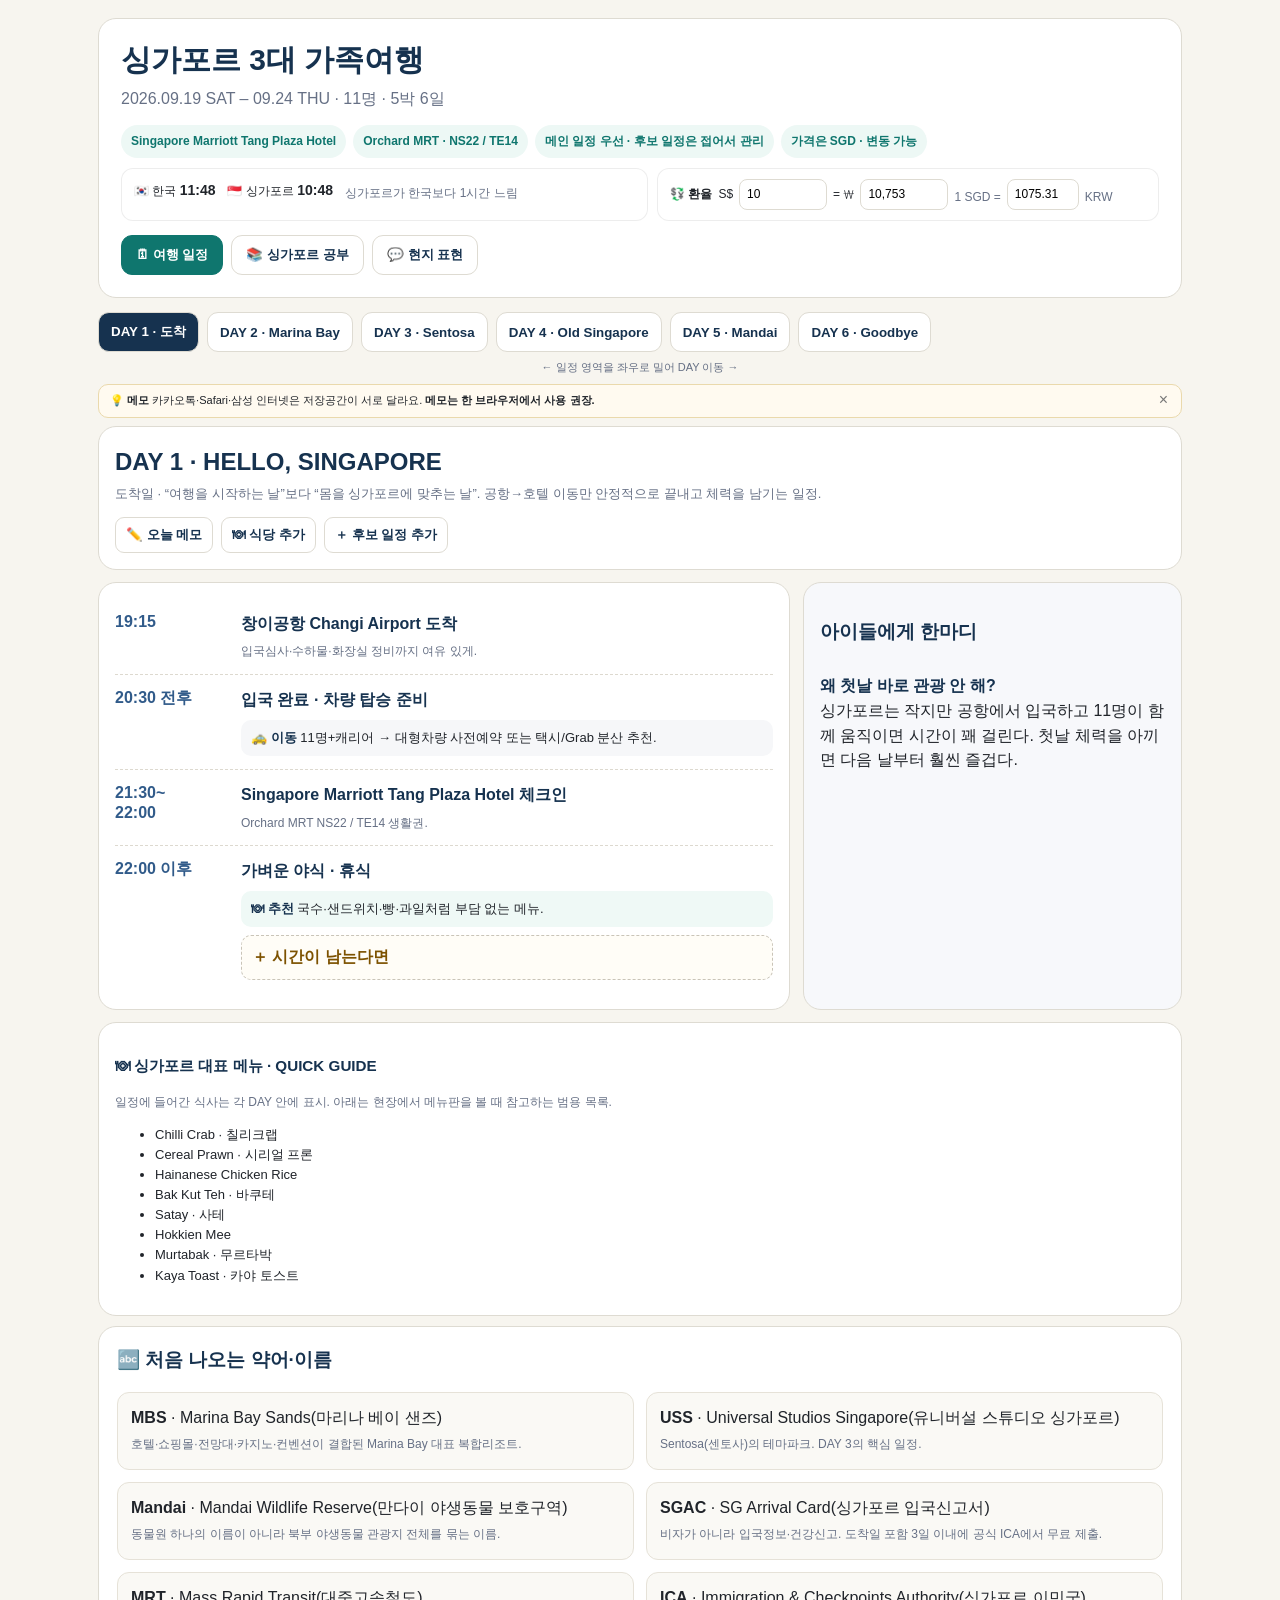
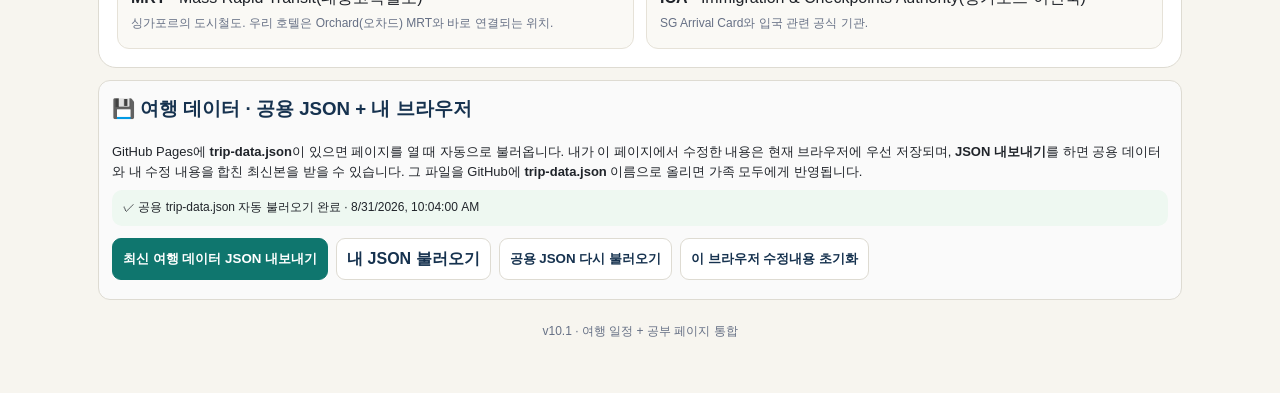
<file: Singapore_Family_Trip_2026_v10_1.html>
<!doctype html>
<html lang="ko">
<head>
<meta charset="utf-8">
<meta name="viewport" content="width=device-width, initial-scale=1">
<title>Singapore Family Trip 2026 · v10.1</title>
<style>
:root{
 --bg:#f7f5ef;--card:#fff;--ink:#16324f;--muted:#667085;--line:#dedbd2;
 --accent:#0f766e;--soft:#edf8f5;--blue:#315b8a;--warn:#9a6700;--warnbg:#fff8e6;
}
*{box-sizing:border-box}
body{margin:0;background:var(--bg);color:#20242a;font-family:-apple-system,BlinkMacSystemFont,"Segoe UI","Noto Sans KR",Arial,sans-serif;line-height:1.55}
.wrap{max-width:1120px;margin:auto;padding:18px}
.hero,.panel{background:var(--card);border:1px solid var(--line);border-radius:18px}
.hero{padding:22px}
h1{margin:0;color:var(--ink);font-size:30px;line-height:1.25}
h2,h3{color:var(--ink)}
.sub{margin-top:8px;color:var(--muted)}
.badges{display:flex;gap:7px;flex-wrap:wrap;margin-top:14px}
.badge{font-size:12px;font-weight:700;color:var(--accent);background:var(--soft);padding:7px 10px;border-radius:999px}
.tabs{display:flex;gap:8px;overflow:auto;padding:14px 0 9px;scrollbar-width:thin}
.tab{border:1px solid var(--line);background:#fff;color:var(--ink);border-radius:11px;padding:10px 12px;font-weight:800;white-space:nowrap;cursor:pointer}
.tab.active{background:var(--ink);color:white}
.day{display:none}.day.active{display:block}
.dayhead{padding:16px 18px;margin-bottom:12px}
.dayhead h2{margin:0 0 4px}.dayhead .theme{color:var(--muted);font-size:13px}
.layout{display:grid;grid-template-columns:minmax(0,1.55fr) minmax(280px,.85fr);gap:13px}
.panel{padding:16px}
.timeline{display:grid;gap:0}
.slot{padding:13px 0;border-bottom:1px dashed #ddd9cf}
.slot:last-child{border-bottom:0}
.slot-top{display:grid;grid-template-columns:112px minmax(0,1fr);gap:14px;align-items:start}
.when{font-weight:850;color:var(--blue);line-height:1.25;word-break:keep-all}
.activity{min-width:0}
.activity b{color:var(--ink)}
.steps{margin:5px 0 0;padding-left:20px}
.steps li{margin:3px 0}
.meta{margin-top:7px;padding:8px 10px;border-radius:10px;background:#f6f7f9;font-size:13px}
.meta strong{color:var(--ink)}
.foodmeta{background:#eff9f6}
.note{margin-top:6px;color:var(--muted);font-size:12px}
details{margin-top:8px;border:1px dashed #c9c4b8;border-radius:10px;background:#fffdf7}
summary{cursor:pointer;padding:9px 10px;font-weight:800;color:#7d5200;list-style:none}
summary::-webkit-details-marker{display:none}
summary:before{content:"＋ ";font-weight:900}
details[open] summary:before{content:"－ "}
.details-body{padding:0 11px 10px;font-size:13px}
.knowledge{background:#f7f8fb}
.knowledge .fact{padding:9px 0;border-bottom:1px solid #e7e8ec}
.knowledge .fact:last-child{border-bottom:0}
.knowledge b{color:var(--ink)}
.price{font-weight:800;color:#7d5200}
.checklist label{display:block;padding:7px 0;border-bottom:1px solid #ece9e2}
.checklist label:last-child{border-bottom:0}
input[type=checkbox]{width:18px;height:18px;vertical-align:-4px;margin-right:8px}
.mastergrid{display:grid;grid-template-columns:repeat(3,1fr);gap:12px;margin-top:13px}
.mini{font-size:13px}
.footer{text-align:center;color:var(--muted);font-size:12px;margin:22px 0 34px}

.modebar{display:flex;gap:8px;margin-top:14px;flex-wrap:wrap}
.modebtn{border:1px solid var(--line);background:#fff;color:var(--ink);border-radius:11px;padding:10px 14px;font-weight:850;cursor:pointer}
.modebtn.active{background:var(--accent);color:#fff;border-color:var(--accent)}
.tripview,.studyview{display:none}.tripview.active,.studyview.active{display:block}
.studyintro{padding:18px;margin-top:12px}
.studytabs{display:flex;gap:8px;overflow:auto;padding:12px 0 8px}
.studytab{border:1px solid var(--line);background:#fff;border-radius:10px;padding:9px 11px;font-weight:800;white-space:nowrap;cursor:pointer;color:var(--ink)}
.studytab.active{background:var(--blue);color:#fff}
.study{display:none}.study.active{display:block}
.studycard{padding:20px;margin-top:10px}
.studycard h2{margin-top:0}
.kicker{font-size:13px;color:var(--accent);font-weight:850;margin-bottom:5px}
.bigline{font-size:18px;font-weight:850;color:var(--ink);padding:11px 13px;background:var(--soft);border-radius:12px;margin:10px 0 14px}
.flow{display:grid;grid-template-columns:repeat(4,1fr);gap:8px;margin:12px 0}
.flow div{padding:10px;border-radius:11px;background:#f7f8fb;text-align:center;font-size:12px;font-weight:800;color:var(--ink);border:1px solid #e5e7eb}
.studycols{display:grid;grid-template-columns:1.15fr .85fr;gap:14px}
.studybox{background:#faf9f5;border:1px solid #e6e2d8;border-radius:12px;padding:13px}
.studybox h3{margin:0 0 7px;font-size:15px}
.studybox ul{margin-top:5px}
.childline{margin-top:12px;padding:11px 12px;border-left:4px solid var(--accent);background:#f2fbf8}
.triplink{margin-top:10px;padding:10px;border-left:4px solid var(--blue);background:#f4f7fb;font-size:13px}

.placeinfo{display:block;margin:2px 0 5px 0;color:var(--muted);font-size:12px;line-height:1.45}
.placeinfo:before{content:"↳ ";color:var(--accent);font-weight:900}
.story{font-size:15px;line-height:1.85}
.story p{margin:0 0 14px}
.era{margin:18px 0 7px;font-size:17px;color:var(--ink);font-weight:900}
.year{display:inline-block;min-width:76px;color:var(--accent);font-weight:900}
.sidefact{margin:12px 0;padding:11px 12px;background:#faf9f5;border:1px solid #e6e2d8;border-radius:11px;font-size:13px}
.sidefact b{color:var(--ink)}


.editbar{display:flex;flex-wrap:wrap;gap:8px;margin:12px 0 0}
.editbtn,.smallbtn{border:1px solid var(--line);background:#fff;border-radius:9px;padding:8px 10px;font-weight:800;color:var(--ink);cursor:pointer}
.editbtn.primary{background:var(--accent);color:#fff;border-color:var(--accent)}
.editorbox{margin-top:10px;padding:11px;border:1px solid #d9e3e0;background:#f8fcfb;border-radius:11px}
.editorbox textarea,.editorbox input{width:100%;border:1px solid #cfd6d3;border-radius:8px;padding:9px;font:inherit;background:#fff}
.editorbox textarea{min-height:78px;resize:vertical}
.editrow{display:grid;grid-template-columns:1fr auto;gap:8px;margin-top:8px}
.savednote{margin-top:8px;padding:9px 10px;border-radius:9px;background:#fff8e6;border-left:4px solid #c58a00;font-size:13px;white-space:pre-wrap}
.userlist{margin:8px 0 0;padding-left:20px}
.userlist li{margin:5px 0}
.useritem{display:flex;gap:7px;align-items:flex-start}
.useritem span{flex:1}
.removebtn{border:0;background:transparent;cursor:pointer;color:#a33;font-weight:900}
.datatools{margin-top:12px;padding:13px;border:1px solid var(--line);border-radius:12px;background:#fafafa}
.statusmsg{font-size:12px;color:var(--muted);margin-top:6px}


.prepview{display:none}.prepview.active{display:block}
.prepnav{display:flex;gap:8px;overflow:auto;padding:12px 0 8px}
.prepsection{padding:18px;margin:10px 0}
.prepgrid{display:grid;grid-template-columns:1fr 1fr;gap:12px}
.checkgroup{background:#fafafa;border:1px solid var(--line);border-radius:12px;padding:13px}
.checkgroup h3{margin:0 0 9px;font-size:15px}
.localcheck{display:flex;align-items:flex-start;gap:8px;padding:7px 0;border-bottom:1px dashed #e4e4e4;font-size:13px}
.localcheck:last-child{border-bottom:0}
.localcheck input{margin-top:3px;transform:scale(1.12)}
.deadline{display:inline-block;font-size:11px;font-weight:850;padding:2px 6px;border-radius:6px;background:#fff1df;color:#9a5b00;margin-left:4px}
@media(max-width:820px){.prepgrid{grid-template-columns:1fr}}

@media(max-width:820px){.studycols,.flow{grid-template-columns:1fr 1fr}}

@media(max-width:820px){
 .wrap{padding:11px}.layout,.mastergrid{grid-template-columns:1fr}
 h1{font-size:24px}
 .slot-top{grid-template-columns:1fr;gap:4px}
 .when{font-size:13px}
}

.browsernotice{margin:12px 0;padding:12px 14px;border:1px solid #ead9ac;border-radius:12px;background:#fffaf0;font-size:13px;line-height:1.55}
.browsernotice b{font-weight:900}
.sharedstatus{margin-top:8px;padding:9px 11px;border-radius:10px;background:#f4f7f8;font-size:12px;line-height:1.45}
.sharedstatus.ok{background:#eef8f1}
.sharedstatus.warn{background:#fff7e8}


.headtools{display:grid;grid-template-columns:1.05fr 1fr;gap:9px;margin-top:10px}
.headtool{background:rgba(255,255,255,.78);border:1px solid rgba(0,0,0,.07);border-radius:12px;padding:10px 12px;font-size:12px;line-height:1.45}
.clockrow{display:flex;gap:12px;flex-wrap:wrap;align-items:center}
.clockitem b{font-size:14px}
.fxrow{display:flex;gap:6px;align-items:center;flex-wrap:wrap}
.fxrow input{width:88px;padding:6px 7px;border:1px solid var(--line);border-radius:8px;font:inherit}
.fxrate{width:72px!important}
.browsernotice{position:relative;margin:8px 0;padding:8px 34px 8px 11px;border:1px solid #ead9ac;border-radius:10px;background:#fffaf0;font-size:11px;line-height:1.45}
.noticeclose{position:absolute;right:7px;top:5px;border:0;background:transparent;font-size:16px;cursor:pointer;color:#777}
.phraseview{display:none}.phraseview.active{display:block}
.phrasegrid{display:grid;grid-template-columns:1fr 1fr;gap:10px}
.phrasecard{background:#fff;border:1px solid var(--line);border-radius:12px;padding:13px}
.phrasecard h3{margin:0 0 8px;font-size:15px}
.phrase{padding:6px 0;border-bottom:1px dashed #e6e6e6;font-size:13px}
.phrase:last-child{border-bottom:0}
.phrase small{display:block;color:var(--muted);margin-top:2px}
@media(max-width:820px){.headtools,.phrasegrid{grid-template-columns:1fr}.headtool{padding:9px 10px}}


.swipehint{text-align:center;font-size:11px;color:var(--muted);margin:-2px 0 8px;user-select:none}
.day{touch-action:pan-y}
.swipeflash{animation:swipeFade .28s ease}
@keyframes swipeFade{from{opacity:.55;transform:translateX(5px)}to{opacity:1;transform:translateX(0)}}

@media print{
 body{background:#fff}.tabs{display:none}.day{display:block!important;page-break-before:always}
 .day:first-of-type{page-break-before:auto}.wrap{max-width:none}.hero,.panel{break-inside:avoid}
 details{display:block}details>.details-body{display:block}
}
</style>
</head>
<body>
<div class="wrap">
<section class="hero">
 <h1>싱가포르 3대 가족여행</h1>
 <div class="sub">2026.09.19 SAT – 09.24 THU · 11명 · 5박 6일</div>
 <div class="badges">
  <span class="badge">Singapore Marriott Tang Plaza Hotel</span>
  <span class="badge">Orchard MRT · NS22 / TE14</span>
  <span class="badge">메인 일정 우선 · 후보 일정은 접어서 관리</span>
  <span class="badge">가격은 SGD · 변동 가능</span>
 </div>
<div class="headtools">
 <div class="headtool">
   <div class="clockrow">
     <div class="clockitem">🇰🇷 한국 <b id="krTime">--:--</b></div>
     <div class="clockitem">🇸🇬 싱가포르 <b id="sgTime">--:--</b></div>
     <span class="note">싱가포르가 한국보다 1시간 느림</span>
   </div>
 </div>
 <div class="headtool">
   <div class="fxrow">
     <b>💱 환율</b>
     S$ <input id="sgdAmount" inputmode="decimal" value="10" aria-label="싱가포르 달러">
     = ₩ <input id="krwAmount" inputmode="numeric" aria-label="대한민국 원">
     <span class="note">1 SGD =</span>
     <input id="fxRate" class="fxrate" inputmode="decimal" value="1075.31" aria-label="환율"> <span class="note">KRW</span>
   </div>
 </div>
</div>

 <div class="modebar">
  <button class="modebtn active" data-mode="trip">🗓 여행 일정</button>
  <button class="modebtn" data-mode="study">📚 싱가포르 공부</button>
  <button class="modebtn" data-mode="prep">🧳 출발 준비</button>
  <button class="modebtn" data-mode="phrase">💬 현지 표현</button>
 </div>
</section>

<div id="tripview" class="tripview active">
<nav class="tabs">
 <button class="tab active" data-day="d1">DAY 1 · 도착</button>
 <button class="tab" data-day="d2">DAY 2 · Marina Bay</button>
 <button class="tab" data-day="d3">DAY 3 · Sentosa</button>
 <button class="tab" data-day="d4">DAY 4 · Old Singapore</button>
 <button class="tab" data-day="d5">DAY 5 · Mandai</button>
 <button class="tab" data-day="d6">DAY 6 · Goodbye</button>
</nav>
<div class="swipehint">← 일정 영역을 좌우로 밀어 DAY 이동 →</div>

<div class="browsernotice" id="browserNotice"><b>💡 메모</b> 카카오톡·Safari·삼성 인터넷은 저장공간이 서로 달라요. <b>메모는 한 브라우저에서 사용 권장.</b><button class="noticeclose" onclick="dismissBrowserNotice()" aria-label="닫기">×</button></div>
<section id="d1" class="day active">
 <div class="panel dayhead"><h2>DAY 1 · HELLO, SINGAPORE</h2><div class="theme">도착일 · “여행을 시작하는 날”보다 “몸을 싱가포르에 맞추는 날”. 공항→호텔 이동만 안정적으로 끝내고 체력을 남기는 일정.</div>
        <div class="editbar">
          <button class="smallbtn" onclick="toggleEditor('d1-memo')">✏️ 오늘 메모</button>
          <button class="smallbtn" onclick="toggleEditor('d1-food')">🍽 식당 추가</button>
          <button class="smallbtn" onclick="toggleEditor('d1-candidate')">＋ 후보 일정 추가</button>
        </div>
        <div id="d1-memo" class="editorbox" hidden>
          <textarea id="d1-memo-input" placeholder="가족과 공유할 메모, 예약시간, 주의사항 등을 적어두세요."></textarea>
          <div class="editrow"><div></div><button class="editbtn primary" onclick="saveMemo('d1')">메모 저장</button></div>
          <div id="d1-memo-view"></div>
        </div>
        <div id="d1-food" class="editorbox" hidden>
          <input id="d1-food-name" placeholder="식당 이름">
          <input id="d1-food-info" style="margin-top:7px" placeholder="메뉴 / 가격 / 예약시간 / 위치 메모">
          <div class="editrow"><div></div><button class="editbtn primary" onclick="addListItem('d1','food')">식당 추가</button></div>
          <ul id="d1-food-list" class="userlist"></ul>
        </div>
        <div id="d1-candidate" class="editorbox" hidden>
          <input id="d1-candidate-name" placeholder="후보 일정 또는 장소">
          <input id="d1-candidate-info" style="margin-top:7px" placeholder="언제 넣을지 / 조건 / 간단 메모">
          <div class="editrow"><div></div><button class="editbtn primary" onclick="addListItem('d1','candidate')">후보 추가</button></div>
          <ul id="d1-candidate-list" class="userlist"></ul>
        </div>
        </div>
 <div class="layout">
  <div class="panel timeline">
   <div class="slot"><div class="slot-top"><div class="when">19:15</div><div class="activity"><b>창이공항 Changi Airport 도착</b><div class="note">입국심사·수하물·화장실 정비까지 여유 있게.</div></div></div></div>
   <div class="slot"><div class="slot-top"><div class="when">20:30 전후</div><div class="activity"><b>입국 완료 · 차량 탑승 준비</b><div class="meta"><strong>🚕 이동</strong> 11명+캐리어 → 대형차량 사전예약 또는 택시/Grab 분산 추천.</div></div></div></div>
   <div class="slot"><div class="slot-top"><div class="when">21:30~<br>22:00</div><div class="activity"><b>Singapore Marriott Tang Plaza Hotel 체크인</b><div class="note">Orchard MRT NS22 / TE14 생활권.</div></div></div></div>
   <div class="slot"><div class="slot-top"><div class="when">22:00 이후</div><div class="activity"><b>가벼운 야식 · 휴식</b><div class="foodmeta meta"><strong>🍽 추천</strong> 국수·샌드위치·빵·과일처럼 부담 없는 메뉴.</div>
   <details><summary>시간이 남는다면</summary><div class="details-body">Orchard Road(오차드 로드) 산책 → ION Orchard 또는 TANGS에서 생필품·간식 구매. Jewel은 마지막 날로 남김.</div></details></div></div></div>
  </div>
  <aside class="panel knowledge"><h3>아이들에게 한마디</h3><div class="fact"><b>왜 첫날 바로 관광 안 해?</b><br>싱가포르는 작지만 공항에서 입국하고 11명이 함께 움직이면 시간이 꽤 걸린다. 첫날 체력을 아끼면 다음 날부터 훨씬 즐겁다.</div></aside>
 </div>
</section>

<section id="d2" class="day">
 <div class="panel dayhead"><h2>DAY 2 · ICONIC SINGAPORE</h2><div class="theme">현대 싱가포르를 가장 압축해서 보는 날. 간척·도시계획·관광전략·정원도시·야경까지, “국가가 설계한 미래도시”를 보는 일정.</div>
        <div class="editbar">
          <button class="smallbtn" onclick="toggleEditor('d2-memo')">✏️ 오늘 메모</button>
          <button class="smallbtn" onclick="toggleEditor('d2-food')">🍽 식당 추가</button>
          <button class="smallbtn" onclick="toggleEditor('d2-candidate')">＋ 후보 일정 추가</button>
        </div>
        <div id="d2-memo" class="editorbox" hidden>
          <textarea id="d2-memo-input" placeholder="가족과 공유할 메모, 예약시간, 주의사항 등을 적어두세요."></textarea>
          <div class="editrow"><div></div><button class="editbtn primary" onclick="saveMemo('d2')">메모 저장</button></div>
          <div id="d2-memo-view"></div>
        </div>
        <div id="d2-food" class="editorbox" hidden>
          <input id="d2-food-name" placeholder="식당 이름">
          <input id="d2-food-info" style="margin-top:7px" placeholder="메뉴 / 가격 / 예약시간 / 위치 메모">
          <div class="editrow"><div></div><button class="editbtn primary" onclick="addListItem('d2','food')">식당 추가</button></div>
          <ul id="d2-food-list" class="userlist"></ul>
        </div>
        <div id="d2-candidate" class="editorbox" hidden>
          <input id="d2-candidate-name" placeholder="후보 일정 또는 장소">
          <input id="d2-candidate-info" style="margin-top:7px" placeholder="언제 넣을지 / 조건 / 간단 메모">
          <div class="editrow"><div></div><button class="editbtn primary" onclick="addListItem('d2','candidate')">후보 추가</button></div>
          <ul id="d2-candidate-list" class="userlist"></ul>
        </div>
        </div>
 <div class="layout">
  <div class="panel timeline">
   <div class="slot"><div class="slot-top"><div class="when">10:00</div><div class="activity"><b>호텔 출발 → Merlion Park(머라이언 파크)</b><div class="meta"><strong>🚇 MRT</strong> Orchard NS22 → Raffles Place NS26 직통 · 이후 도보 약 10분.</div></div></div></div>
   <div class="slot"><div class="slot-top"><div class="when">10:30~12:30</div><div class="activity"><ul class="steps"><li>Merlion Park(머라이언 파크)<span class="placeinfo">싱가포르 대표 상징. 머라이언과 MBS가 함께 보이는 방향에서 가족사진 추천.</span></li><li>Esplanade – Theatres on the Bay(에스플러네이드)<span class="placeinfo">두리안처럼 보이는 공연장. 강 건너 Civic District와 Marina Bay 경관을 같이 보기.</span></li><li>Singapore Flyer(싱가포르 플라이어)<span class="placeinfo">대형 관람차. 높은 곳에서 간척지와 Marina Bay 전체 구조를 보는 포인트.</span></li></ul><div class="note">오전 루트는 옆으로 나열하지 않고 위에서 아래 순서대로 이동.</div></div></div></div>
   <div class="slot"><div class="slot-top"><div class="when">12:30~14:00</div><div class="activity"><b>점심 + 에어컨 휴식</b><div class="foodmeta meta"><strong>🍽 추천 식사</strong> Marina Bay/MBS 일대. 가족 편의 우선. 1인 대략 S$15~30 예상.</div></div></div></div>
   <div class="slot"><div class="slot-top"><div class="when">14:00~16:30</div><div class="activity"><ul class="steps"><li>Helix Bridge(헬릭스 브리지)<span class="placeinfo">DNA 이중나선에서 착안한 보행교. 다리 자체와 MBS 방향 사진 포인트.</span></li><li>Marina Bay Sands(마리나 베이 샌즈, MBS)<span class="placeinfo">호텔·쇼핑·컨벤션·카지노를 묶은 복합리조트. 싱가포르 관광산업 전략의 상징.</span></li><li>The Shoppes at Marina Bay Sands(마리나 베이 샌즈 쇼핑몰)<span class="placeinfo">더위를 피하며 식사·화장실·카페 휴식을 하기 좋은 실내 거점.</span></li></ul><div class="meta"><strong>🚶 이동</strong> 기본 도보. 더위·아이 낮잠 상황이면 짧은 택시 적극 활용.</div>
   <details><summary>시간이 남는다면</summary><div class="details-body">ArtScience Museum(아트사이언스 뮤지엄) 또는 쇼핑몰 카페에서 긴 휴식.</div></details></div></div></div>
   <div class="slot"><div class="slot-top"><div class="when">17:00~19:00</div><div class="activity"><ul class="steps"><li>Gardens by the Bay(가든스 바이 더 베이)<span class="placeinfo">간척지 위에 만든 거대한 도심 정원. ‘Garden City’ 정책을 눈으로 보는 장소.</span></li><li>Cloud Forest(클라우드 포레스트)<span class="placeinfo">거대한 실내 폭포와 고산 식생이 핵심. 더운 오후에 넣기 좋은 실내 코스.</span></li><li>Flower Dome(플라워 돔)<span class="placeinfo">세계 여러 기후대의 식물을 전시하는 대형 온실. 아이들과 천천히 보기 좋음.</span></li></ul><div class="meta"><strong>🎟 참고</strong> 비거주자 Cloud Forest+Flower Dome 공식가: 성인 S$46 / 아동 3~12세 S$32. 권장 관람 약 2시간.</div></div></div></div>
   <div class="slot"><div class="slot-top"><div class="when">19:00 전후</div><div class="activity"><b>저녁식사</b><div class="foodmeta meta"><strong>🍽 현지 메뉴</strong> Satay(사테) · Hokkien Mee(호키엔 미) · BBQ Seafood · Chicken Wings. 호커형 식사라면 1인 약 S$12~25 예상.</div></div></div></div>
   <div class="slot"><div class="slot-top"><div class="when">19:45 이후</div><div class="activity"><ul class="steps"><li>Supertree Grove(슈퍼트리 그로브)<span class="placeinfo">식물이 자라는 거대한 인공 구조물. 낮보다 해질 무렵과 야간 조명이 핵심.</span></li><li>Garden Rhapsody(가든 랩소디)<span class="placeinfo">Supertree 음악·조명 쇼. <b>매일 19:45 / 20:45</b> · 무료. 시작 전 자리를 잡고 아래에서 올려다보는 방식 추천.</span></li><li>MBS 쪽 이동</li><li>Spectra – A Light & Water Show(스펙트라)<span class="placeinfo"><b>일~목 20:00 / 21:00 · 금~토 20:00 / 21:00 / 22:00</b> · 약 15분 · 무료. DAY 2는 일요일이라 20:00 또는 21:00 중 선택.</span></li></ul>
<div class="note">🌌 참고: Borealis(보레알리스)는 현재 토·일·월 <b>20:00~20:30</b> Supertree Grove에서 진행. DAY 2에도 가능하지만 Garden Rhapsody·Spectra와 시간이 겹치므로 보너스 후보.</div>
   <details><summary>체력이 남는다면</summary><div class="details-body">Sands SkyPark Observation Deck(샌즈 스카이파크 전망대). Singapore Flyer와 전망 콘텐츠가 겹치므로 필수 아님.</div></details></div></div></div>
  </div>
  <aside>
   <div class="panel knowledge"><h3>아이들에게 설명하기</h3>
    <div class="fact"><b>Marina Bay는 원래부터 이런 땅이 아니야.</b><br>싱가포르는 바다를 메우는 간척으로 도시 공간을 넓혀 왔다. 지금의 마리나 베이는 독립 이후 국가가 계획해 만든 ‘새로운 싱가포르’의 상징이다.</div>
    <div class="fact"><b>Merlion(머라이언)</b><br>물고기 몸은 항구도시의 뿌리, 사자 머리는 ‘싱가푸라(사자의 도시)’ 전설을 상징한다.</div>
    <div class="fact"><b>Supertree</b><br>단순 조형물이 아니라 식물·도시 기술·친환경 이미지를 결합한 싱가포르식 미래도시 상징이다.</div>
   </div>
  </aside>
 </div>
</section>

<section id="d3" class="day">
 <div class="panel dayhead"><h2>DAY 3 · FUN SINGAPORE</h2><div class="theme">아이들이 여행의 주인공이 되는 날. 관광지 완주보다 놀이와 체력 배분이 핵심이며, USS를 충분히 즐기는 것을 기본으로 잡는 일정.</div>
        <div class="editbar">
          <button class="smallbtn" onclick="toggleEditor('d3-memo')">✏️ 오늘 메모</button>
          <button class="smallbtn" onclick="toggleEditor('d3-food')">🍽 식당 추가</button>
          <button class="smallbtn" onclick="toggleEditor('d3-candidate')">＋ 후보 일정 추가</button>
        </div>
        <div id="d3-memo" class="editorbox" hidden>
          <textarea id="d3-memo-input" placeholder="가족과 공유할 메모, 예약시간, 주의사항 등을 적어두세요."></textarea>
          <div class="editrow"><div></div><button class="editbtn primary" onclick="saveMemo('d3')">메모 저장</button></div>
          <div id="d3-memo-view"></div>
        </div>
        <div id="d3-food" class="editorbox" hidden>
          <input id="d3-food-name" placeholder="식당 이름">
          <input id="d3-food-info" style="margin-top:7px" placeholder="메뉴 / 가격 / 예약시간 / 위치 메모">
          <div class="editrow"><div></div><button class="editbtn primary" onclick="addListItem('d3','food')">식당 추가</button></div>
          <ul id="d3-food-list" class="userlist"></ul>
        </div>
        <div id="d3-candidate" class="editorbox" hidden>
          <input id="d3-candidate-name" placeholder="후보 일정 또는 장소">
          <input id="d3-candidate-info" style="margin-top:7px" placeholder="언제 넣을지 / 조건 / 간단 메모">
          <div class="editrow"><div></div><button class="editbtn primary" onclick="addListItem('d3','candidate')">후보 추가</button></div>
          <ul id="d3-candidate-list" class="userlist"></ul>
        </div>
        </div>
 <div class="layout">
  <div class="panel timeline">
   <div class="slot"><div class="slot-top"><div class="when">08:30</div><div class="activity"><b>호텔 출발 → VivoCity(비보시티)</b><div class="meta"><strong>🚇 MRT</strong> Orchard NS22 → Dhoby Ghaut NS24 → North East Line 환승 → HarbourFront NE1 → VivoCity.</div></div></div></div>
   <div class="slot"><div class="slot-top"><div class="when">09:15~10:00</div><div class="activity"><b>Sentosa Express(센토사 익스프레스) → Resorts World Sentosa</b><div class="note">화장실·간식·유모차 정비 후 입장.</div></div></div></div>
   <div class="slot"><div class="slot-top"><div class="when">10:00~저녁</div><div class="activity"><b>Universal Studios Singapore(유니버설 스튜디오 싱가포르, USS) 종일</b><span class="placeinfo">오늘의 메인. ‘다른 곳도 봐야 한다’는 생각보다 USS에서 충분히 노는 것이 우선.</span><ul class="steps"><li>오전 인기 어트랙션 우선</li><li>RIDE TEAM / EASY TEAM 분리 가능</li><li>점심 후 다시 합류</li><li>운영시간·어트랙션 휴장은 날짜 직전 재확인</li></ul><div class="meta"><strong>🎟 공식</strong> 날짜 지정 1일권. 성인 13세+, 아동 4~12세 구분. 공식 페이지는 성인권 S$76부터 안내.</div><div class="foodmeta meta"><strong>🍽 USS 내부</strong> Burger · Fried Chicken · Fries · Pasta 등. 1인 약 S$20~30 예상.</div>
   <details><summary>USS를 일찍 나오게 된다면 · 후보 일정</summary><div class="details-body"><ol><li><b>Singapore Oceanarium(싱가포르 오셔너리움)</b><span class="placeinfo">USS를 일찍 마쳤을 때 가장 자연스럽게 연결되는 실내 후보. 해양생태·보전 중심.</span> — 가장 추천. 공식가 성인 S$55 / 아동 4~12세 S$43.</li><li><b>Skyline Luge Sentosa(스카이라인 루지)</b><span class="placeinfo">카트를 타고 경사로를 내려오는 체험. 활동적인 어른·7세 아이 후보.</span> — 활동파.</li><li><b>Siloso Beach(실로소 비치)</b><span class="placeinfo">관광을 더 하기보다 바다를 보며 쉬는 선택지.</span> — 부모님/아이 휴식.</li><li><b>Wings of Time Fireworks Symphony(윙스 오브 타임 파이어웍스 심포니)</b><span class="placeinfo">센토사 해변의 야간 불꽃·워터·레이저 쇼. <b>매일 19:40 / 20:40</b> · 약 20분. 그날 체력이 충분할 때만.</span> — 저녁까지 체력이 남을 때.</li></ol><div class="note">USS를 충분히 즐겼다면 모두 생략. 후보 때문에 USS를 일찍 나올 필요는 없음.</div></div></details></div></div></div>
   <div class="slot"><div class="slot-top"><div class="when">저녁 / 귀가</div><div class="activity"><b>Sentosa 또는 VivoCity 저녁 → 호텔</b><div class="foodmeta meta"><strong>🍽 추천</strong> Xiao Long Bao(샤오롱바오) · Fried Rice(볶음밥) · Noodles(면) · Dim Sum(딤섬). VivoCity에서 1인 S$20~40 예상.</div><div class="meta"><strong>🚕 귀가</strong> 아이들이 지치면 MRT보다 Grab/택시 우선.</div></div></div></div>
  </div>
  <aside class="panel knowledge"><h3>아이들에게 설명하기</h3>
   <div class="fact"><b>Sentosa는 왜 관광섬이 됐을까?</b><br>원래 군사·방어 기능이 있던 섬을 국가가 대규모 휴양·관광지로 개발했다. 싱가포르가 ‘무역도시’에서 ‘관광도시’까지 확장한 모습을 보여준다.</div>
   <div class="fact"><b>Oceanarium</b><br>기존 S.E.A. Aquarium을 크게 확장한 해양 교육·보전형 시설이다.</div>
  </aside>
 </div>
</section>

<section id="d4" class="day">
 <div class="panel dayhead"><h2>DAY 4 · OLD SINGAPORE</h2><div class="theme">싱가포르의 과거를 시간순으로 걷는 날. 식민지 행정도시→이민자 생활공간→무역항으로 이어지는 “옛 싱가포르”의 구조를 읽는 일정.</div>
        <div class="editbar">
          <button class="smallbtn" onclick="toggleEditor('d4-memo')">✏️ 오늘 메모</button>
          <button class="smallbtn" onclick="toggleEditor('d4-food')">🍽 식당 추가</button>
          <button class="smallbtn" onclick="toggleEditor('d4-candidate')">＋ 후보 일정 추가</button>
        </div>
        <div id="d4-memo" class="editorbox" hidden>
          <textarea id="d4-memo-input" placeholder="가족과 공유할 메모, 예약시간, 주의사항 등을 적어두세요."></textarea>
          <div class="editrow"><div></div><button class="editbtn primary" onclick="saveMemo('d4')">메모 저장</button></div>
          <div id="d4-memo-view"></div>
        </div>
        <div id="d4-food" class="editorbox" hidden>
          <input id="d4-food-name" placeholder="식당 이름">
          <input id="d4-food-info" style="margin-top:7px" placeholder="메뉴 / 가격 / 예약시간 / 위치 메모">
          <div class="editrow"><div></div><button class="editbtn primary" onclick="addListItem('d4','food')">식당 추가</button></div>
          <ul id="d4-food-list" class="userlist"></ul>
        </div>
        <div id="d4-candidate" class="editorbox" hidden>
          <input id="d4-candidate-name" placeholder="후보 일정 또는 장소">
          <input id="d4-candidate-info" style="margin-top:7px" placeholder="언제 넣을지 / 조건 / 간단 메모">
          <div class="editrow"><div></div><button class="editbtn primary" onclick="addListItem('d4','candidate')">후보 추가</button></div>
          <ul id="d4-candidate-list" class="userlist"></ul>
        </div>
        </div>
 <div class="layout">
  <div class="panel timeline">
   <div class="slot"><div class="slot-top"><div class="when">09:00 전후</div><div class="activity"><b>호텔 → Fort Canning Tree Tunnel(포트 캐닝 트리 터널)</b><div class="meta"><strong>🚕 추천</strong> 11명이라 택시/Grab 3대가 효율적.</div></div></div></div>
   <div class="slot"><div class="slot-top"><div class="when">09:30~12:30</div><div class="activity"><ul class="steps"><li>Fort Canning Tree Tunnel</li><li>National Museum of Singapore(싱가포르 국립박물관)<span class="placeinfo">싱가포르 역사의 전체 줄거리를 잡기 가장 좋은 박물관. 전부보다 역사 전시 중심.</span></li><li>CHIJMES(차임스)<span class="placeinfo">옛 가톨릭 수녀원·학교를 보존해 식당·상업공간으로 바꾼 사례. 건축과 재생에 주목.</span></li><li>Raffles Hotel Singapore(래플스 호텔)<span class="placeinfo">식민지 시대의 고급호텔 상징. 건물 외관과 식민지 시대 분위기를 보는 정도.</span></li><li>St Andrew’s Cathedral(세인트 앤드루 대성당)<span class="placeinfo">영국 식민지 시기 성공회 대성당. 주변 Civic District와 함께 보기.</span></li><li>Padang(파당 광장)<span class="placeinfo">식민지 행정 중심의 큰 잔디광장. 주변 국가기관 건물과 공간 배치를 함께 보기.</span></li></ul>
   <details><summary>시간이 남는다면</summary><div class="details-body">National Gallery Singapore(내셔널 갤러리 싱가포르) 내부관람 또는 Raffles City(래플스 시티) 휴식.</div></details></div></div></div>
   <div class="slot"><div class="slot-top"><div class="when">12:30~15:30</div><div class="activity"><b>Chinatown(차이나타운)</b><ul class="steps"><li>Pagoda Street(파고다 스트리트)<span class="placeinfo">차이나타운의 관광 중심 거리. Shophouse 형태와 골목 폭을 관찰.</span></li><li>Sri Mariamman Temple(스리 마리암만 사원)<span class="placeinfo">싱가포르에서 가장 오래된 힌두 사원. ‘차이나타운 안의 인도 사원’이라는 점이 중요.</span></li><li>Buddha Tooth Relic Temple(불아사)<span class="placeinfo">2007년에 문을 연 비교적 새로운 불교사원. 오래된 유적이라고 오해하지 않기.</span></li><li>Maxwell Food Centre(맥스웰 푸드센터)<span class="placeinfo">노점 음식이 제도화된 Hawker Centre 문화를 직접 경험하는 장소.</span></li></ul><div class="foodmeta meta"><strong>🍽 Maxwell 현지 메뉴</strong> Hainanese Chicken Rice(하이난식 치킨라이스) · Char Kway Teow(차퀘이테오) · Popiah(포피아) · Hokkien Mee(호키엔 미) · Sugar Cane Juice. 1인 약 S$8~18 예상.</div></div></div></div>
   <div class="slot"><div class="slot-top"><div class="when">15:30~17:30</div><div class="activity"><b>호텔 휴식 권장</b><div class="meta"><strong>🚇 MRT</strong> Maxwell TE18 → Orchard TE14 직통. 환승 없이 복귀 가능.</div></div></div></div>
   <div class="slot"><div class="slot-top"><div class="when">18:00 이후</div><div class="activity"><ul class="steps"><li>Old Hill Street Police Station(올드 힐 스트리트 경찰서)<span class="placeinfo">무지개색 창문으로 유명한 옛 경찰서 건물. 낮·해질 무렵 사진 포인트.</span></li><li>Clarke Quay(클락키)<span class="placeinfo">옛 창고·부두 지역을 식당과 야간 상권으로 재생한 곳.</span></li><li>Singapore River Cruise(싱가포르 리버 크루즈)<span class="placeinfo">옛 무역항에서 현대 Marina Bay까지 도시 변화가 한 번에 이어지는 약 40분 코스.</span></li><li>JUMBO Seafood Riverside Point 저녁</li></ul><div class="meta"><strong>🎟 River Cruise 공식</strong> 약 40분 · 성인 S$28 / 아동 3~11세 S$18. 현장구매 가능하지만 11명은 사전확보 권장.</div><div class="foodmeta meta"><strong>🍽 JUMBO 추천</strong> Award-winning Chilli Crab(칠리크랩) · Cereal Prawn(시리얼 프론) · Man Tou(만터우) · Fried Rice · Kangkung. 11명 가족식은 대략 총 S$550~800 수준으로 넉넉히 예산 잡기.</div></div></div></div>
  </div>
  <aside class="panel knowledge"><h3>아이들에게 설명하기</h3>
   <div class="fact"><b>왜 Chinatown에 힌두 사원과 모스크도 있을까?</b><br>싱가포르는 처음부터 한 민족만 살던 도시가 아니라 항구를 중심으로 중국·인도·말레이·아랍 상인과 노동자가 섞여 살던 도시였다.</div>
   <div class="fact"><b>Singapore River</b><br>옛날에는 배·창고·시장·노동자가 몰리던 ‘도시의 일터’였다. 지금의 야경을 보면서 옛 무역항을 상상하면 된다.</div>
   <div class="fact"><b>Raffles</b><br>1819년 영국의 교역 거점 구축과 연결되는 이름. 현대 싱가포르에서는 식민지 역사로서 비판적·복합적으로 보는 대상이다.</div>
  </aside>
 </div>
</section>

<section id="d5" class="day">
 <div class="panel dayhead"><h2>DAY 5 · WILD SINGAPORE</h2><div class="theme">도심을 벗어나 자연과 동물을 보는 날. 리버 원더스와 동물원을 중심으로 하고, 나이트 사파리는 체력에 따라 선택하는 느슨한 일정.</div><div class="sidefact"><b>Mandai(만다이)가 뭐지?</b><br>Mandai(만다이)는 싱가포르 북부의 지역 이름이고, <b>Mandai Wildlife Reserve(만다이 야생동물 보호구역)</b>는 이 일대에 Singapore Zoo(싱가포르 동물원), River Wonders(리버 원더스), Night Safari(나이트 사파리), Bird Paradise(버드 파라다이스), Rainforest Wild Adventure(레인포레스트 와일드 어드벤처) 등을 모아 운영하는 통합 야생동물·자연 관광지다. 우리 일정에서는 River Wonders + Singapore Zoo를 기본으로 보고 Night Safari는 선택한다.</div>
        <div class="editbar">
          <button class="smallbtn" onclick="toggleEditor('d5-memo')">✏️ 오늘 메모</button>
          <button class="smallbtn" onclick="toggleEditor('d5-food')">🍽 식당 추가</button>
          <button class="smallbtn" onclick="toggleEditor('d5-candidate')">＋ 후보 일정 추가</button>
        </div>
        <div id="d5-memo" class="editorbox" hidden>
          <textarea id="d5-memo-input" placeholder="가족과 공유할 메모, 예약시간, 주의사항 등을 적어두세요."></textarea>
          <div class="editrow"><div></div><button class="editbtn primary" onclick="saveMemo('d5')">메모 저장</button></div>
          <div id="d5-memo-view"></div>
        </div>
        <div id="d5-food" class="editorbox" hidden>
          <input id="d5-food-name" placeholder="식당 이름">
          <input id="d5-food-info" style="margin-top:7px" placeholder="메뉴 / 가격 / 예약시간 / 위치 메모">
          <div class="editrow"><div></div><button class="editbtn primary" onclick="addListItem('d5','food')">식당 추가</button></div>
          <ul id="d5-food-list" class="userlist"></ul>
        </div>
        <div id="d5-candidate" class="editorbox" hidden>
          <input id="d5-candidate-name" placeholder="후보 일정 또는 장소">
          <input id="d5-candidate-info" style="margin-top:7px" placeholder="언제 넣을지 / 조건 / 간단 메모">
          <div class="editrow"><div></div><button class="editbtn primary" onclick="addListItem('d5','candidate')">후보 추가</button></div>
          <ul id="d5-candidate-list" class="userlist"></ul>
        </div>
        </div>
 <div class="layout">
  <div class="panel timeline">
   <div class="slot"><div class="slot-top"><div class="when">08:00 전후</div><div class="activity"><b>호텔 → Mandai</b><div class="meta"><strong>🚕 추천</strong> Grab/택시 3대. MRT+버스 환승보다 체력 절약 가치가 큼.</div></div></div></div>
   <div class="slot"><div class="slot-top"><div class="when">09:00~11:30</div><div class="activity"><b>River Wonders(리버 원더스)</b><span class="placeinfo">세계의 강 생태계를 주제로 한 동물원. 판다와 실내·반실내 동선이 강점.</span><div class="meta"><strong>🎟 공식 비거주자</strong> 성인 S$45 / 아동 3~12세 S$33.</div><div class="note">Amazon River Quest는 2026.08.31~09.30 정비 휴장 예정 → 이번 여행에서는 제외.</div></div></div></div>
   <div class="slot"><div class="slot-top"><div class="when">11:30~12:30</div><div class="activity"><b>점심 + 에어컨 휴식</b><div class="foodmeta meta"><strong>🍽 추천 방식</strong> Mandai 내 캐주얼 식당에서 Rice · Noodles · Chicken 등. 1인 약 S$15~25 예상. 맛집보다 체력 우선.</div></div></div></div>
   <div class="slot"><div class="slot-top"><div class="when">12:30~17:00</div><div class="activity"><b>Singapore Zoo(싱가포르 동물원)</b><span class="placeinfo">철창보다 자연 지형을 활용한 오픈형 전시가 특징. 완주보다 핵심 동물 위주.</span><div class="meta"><strong>🎟 공식 비거주자</strong> 성인 S$49 / 아동 3~12세 S$34 · 트램 포함.</div><div class="note">전 구역 완주보다 보고 싶은 동물·프레젠테이션 중심.</div></div></div></div>
   <div class="slot"><div class="slot-top"><div class="when">17:00~18:30</div><div class="activity"><b>저녁 + 휴식</b><details><summary>저녁 이후 후보 일정</summary><div class="details-body"><b>Night Safari(나이트 사파리)</b><span class="placeinfo">야행성 동물을 밤에 관찰하도록 만든 야간 동물원. 낮 일정 뒤 체력 부담은 큼.</span> — 체력 충분한 가족만. 공식 비거주자 성인 S$58 / 아동 3~12세 S$41. <span class="placeinfo"><b>Creatures of the Night(크리처스 오브 더 나이트)</b> 프레젠테이션은 현재 <b>19:30 / 20:30 / 21:30</b>. 좌석 예약은 각 공연 2시간 전부터 가능.</span> 부모님·3세 가족은 호텔 선귀가 가능.</div></details></div></div></div>
  </div>
  <aside class="panel knowledge"><h3>아이들에게 설명하기</h3>
   <div class="fact"><b>Singapore Zoo의 특징</b><br>철창보다 지형·수로 등을 활용한 ‘오픈 콘셉트’ 전시로 유명하다.</div>
   <div class="fact"><b>Night Safari</b><br>세계 최초의 야간 동물원으로 알려져 있다. 낮에 자고 밤에 활동하는 동물의 생활을 보도록 설계했다.</div>
   <div class="fact"><b>River Wonders</b><br>강 생태계를 주제로 한 동물원. 단순 수족관이 아니라 세계 여러 강의 생태계를 연결해 보여주는 곳이다.</div>
  </aside>
 </div>
</section>

<section id="d6" class="day">
 <div class="panel dayhead"><h2>DAY 6 · LOCAL & GOODBYE</h2><div class="theme">마지막 날은 싱가포르의 다문화성을 보고 공항 자체를 관광지로 즐기는 날. 인도·말레이 문화에서 시작해 “글로벌 허브” Jewel로 마무리.</div>
        <div class="editbar">
          <button class="smallbtn" onclick="toggleEditor('d6-memo')">✏️ 오늘 메모</button>
          <button class="smallbtn" onclick="toggleEditor('d6-food')">🍽 식당 추가</button>
          <button class="smallbtn" onclick="toggleEditor('d6-candidate')">＋ 후보 일정 추가</button>
        </div>
        <div id="d6-memo" class="editorbox" hidden>
          <textarea id="d6-memo-input" placeholder="가족과 공유할 메모, 예약시간, 주의사항 등을 적어두세요."></textarea>
          <div class="editrow"><div></div><button class="editbtn primary" onclick="saveMemo('d6')">메모 저장</button></div>
          <div id="d6-memo-view"></div>
        </div>
        <div id="d6-food" class="editorbox" hidden>
          <input id="d6-food-name" placeholder="식당 이름">
          <input id="d6-food-info" style="margin-top:7px" placeholder="메뉴 / 가격 / 예약시간 / 위치 메모">
          <div class="editrow"><div></div><button class="editbtn primary" onclick="addListItem('d6','food')">식당 추가</button></div>
          <ul id="d6-food-list" class="userlist"></ul>
        </div>
        <div id="d6-candidate" class="editorbox" hidden>
          <input id="d6-candidate-name" placeholder="후보 일정 또는 장소">
          <input id="d6-candidate-info" style="margin-top:7px" placeholder="언제 넣을지 / 조건 / 간단 메모">
          <div class="editrow"><div></div><button class="editbtn primary" onclick="addListItem('d6','candidate')">후보 추가</button></div>
          <ul id="d6-candidate-list" class="userlist"></ul>
        </div>
        </div>
 <div class="layout">
  <div class="panel timeline">
   <div class="slot"><div class="slot-top"><div class="when">08:00~09:30</div><div class="activity"><b>느긋한 조식 · 체크아웃 · 짐 보관</b></div></div></div>
   <div class="slot"><div class="slot-top"><div class="when">09:30~11:30</div><div class="activity"><ul class="steps"><li>Little India(리틀 인디아)<span class="placeinfo">향신료·꽃·직물·힌두 문화가 살아 있는 인도계 생활권. 색과 냄새도 관찰 포인트.</span></li><li>Tekka Centre(테카 센터)<span class="placeinfo">시장+호커센터. 관광지보다 현지 생활공간을 보는 느낌으로 접근.</span></li></ul><div class="meta"><strong>🚇</strong> Orchard NS22 → Dhoby Ghaut NS24 → North East Line → Little India NE7.</div><div class="foodmeta meta"><strong>🍽 현지 메뉴</strong> Roti Prata(로티 프라타) · Biryani(비리야니) · Fish Head Curry(피시헤드 커리). 식사 기준 1인 약 S$10~25.</div></div></div></div>
   <div class="slot"><div class="slot-top"><div class="when">11:30~14:00</div><div class="activity"><ul class="steps"><li>Kampong Glam(캄퐁 글램)<span class="placeinfo">과거 Malay 왕실·무슬림 공동체 중심지. 싱가포르의 Malay 뿌리를 보는 지역.</span></li><li>Sultan Mosque(술탄 모스크)<span class="placeinfo">황금 돔이 상징인 대표 모스크. 주변 거리와 함께 Malay·Islam 문화 이해.</span></li><li>Arab Street(아랍 스트리트)<span class="placeinfo">직물·향수·공예 상점이 이어지는 거리. Sultan Mosque와 한 묶음.</span></li><li>Haji Lane(하지 레인)<span class="placeinfo">좁은 골목의 벽화·카페·소규모 상점. 전통지역이 현대적으로 소비되는 모습도 볼 것.</span></li><li>Bugis(부기스)<span class="placeinfo">쇼핑·식사·MRT가 모이는 현대 상권. 문화지역 산책 뒤 휴식 거점.</span></li></ul><div class="meta"><strong>🚕</strong> Little India → Kampong Glam은 짧은 택시 추천.</div><div class="foodmeta meta"><strong>🍽 추천 식당</strong> Singapore Zam Zam · Chicken Murtabak(치킨 무르타박), Mutton Murtabak(양고기 무르타박), Chicken Biryani. 공식 메뉴 기준 대략 S$7~23 범위.</div></div></div></div>
   <div class="slot"><div class="slot-top"><div class="when">14:00~15:30</div><div class="activity"><b>호텔 복귀 · 짐 수령 → 공항 이동</b><div class="meta"><strong>🚐</strong> 11명+짐 → 대형차량 사전예약 우선.</div>
   <details><summary>오전 컨디션이 다르면 대체 후보</summary><div class="details-body">Botanic Gardens(싱가포르 보타닉 가든)+Dempsey Hill(뎀시 힐), 또는 Orchard Road 쇼핑. 비가 많으면 실내 쇼핑 후 Jewel로 일찍 이동.</div></details></div></div></div>
   <div class="slot"><div class="slot-top"><div class="when">16:00~18:30</div><div class="activity"><ul class="steps"><li>Jewel Changi Airport(쥬얼 창이공항)<span class="placeinfo">공항을 단순 교통시설이 아니라 관광·쇼핑 목적지로 만든 사례.</span></li><li>HSBC Rain Vortex(레인 보텍스)<span class="placeinfo">Jewel 중앙의 대형 실내 폭포. 위층과 아래층에서 시야가 달라 한 번씩 보기.</span></li><li>마지막 쇼핑</li><li>이른 저녁</li></ul><div class="foodmeta meta"><strong>🍽 추천</strong> Bak Kut Teh(바쿠테) · Kaya Toast(카야 토스트) 또는 가족식. 쇼핑: Kaya Jam · Pandan 제품 · TWG · Bacha Coffee · Salted Egg Snack.</div></div></div></div>
   <div class="slot"><div class="slot-top"><div class="when">19:00 전후</div><div class="activity"><b>터미널 이동 · 체크인</b></div></div></div>
   <div class="slot"><div class="slot-top"><div class="when">22:00</div><div class="activity"><b>KE644 출발</b></div></div></div>
  </div>
  <aside class="panel knowledge"><h3>아이들에게 설명하기</h3>
   <div class="fact"><b>Little India</b><br>영국 식민지 시기 인도계 노동자·상인·군인 등이 모여 살며 형성된 지역. 향신료·꽃·힌두 사원에서 문화가 드러난다.</div>
   <div class="fact"><b>Kampong Glam</b><br>말레이 왕실과 무슬림 공동체의 중심지였던 곳. Sultan Mosque가 핵심 상징이다.</div>
   <div class="fact"><b>왜 마지막에 Jewel?</b><br>공항 자체를 쇼핑·식사·관광 공간으로 만든 싱가포르의 ‘허브 도시’ 전략을 보여준다.</div>
  </aside>
 </div>
</section>

<div class="panel mini" style="margin-top:12px">
 <h3>🍽 싱가포르 대표 메뉴 · QUICK GUIDE</h3>
 <div class="note">일정에 들어간 식사는 각 DAY 안에 표시. 아래는 현장에서 메뉴판을 볼 때 참고하는 범용 목록.</div>
 
  <ul><li>Chilli Crab · 칠리크랩</li><li>Cereal Prawn · 시리얼 프론</li><li>Hainanese Chicken Rice</li><li>Bak Kut Teh · 바쿠테</li><li>Satay · 사테</li><li>Hokkien Mee</li><li>Murtabak · 무르타박</li><li>Kaya Toast · 카야 토스트</li></ul>
 
</div>



<section class="panel prepsection">
<h3 style="margin-top:0">🔤 처음 나오는 약어·이름</h3>
<div class="prepgrid">
 <div class="studybox"><b>MBS</b> · Marina Bay Sands(마리나 베이 샌즈)<br><span class="note">호텔·쇼핑몰·전망대·카지노·컨벤션이 결합된 Marina Bay 대표 복합리조트.</span></div>
 <div class="studybox"><b>USS</b> · Universal Studios Singapore(유니버설 스튜디오 싱가포르)<br><span class="note">Sentosa(센토사)의 테마파크. DAY 3의 핵심 일정.</span></div>
 <div class="studybox"><b>Mandai</b> · Mandai Wildlife Reserve(만다이 야생동물 보호구역)<br><span class="note">동물원 하나의 이름이 아니라 북부 야생동물 관광지 전체를 묶는 이름.</span></div>
 <div class="studybox"><b>SGAC</b> · SG Arrival Card(싱가포르 입국신고서)<br><span class="note">비자가 아니라 입국정보·건강신고. 도착일 포함 3일 이내에 공식 ICA에서 무료 제출.</span></div>
 <div class="studybox"><b>MRT</b> · Mass Rapid Transit(대중고속철도)<br><span class="note">싱가포르의 도시철도. 우리 호텔은 Orchard(오차드) MRT와 바로 연결되는 위치.</span></div>
 <div class="studybox"><b>ICA</b> · Immigration & Checkpoints Authority(싱가포르 이민국)<br><span class="note">SG Arrival Card와 입국 관련 공식 기관.</span></div>
</div>
</section>

<section class="panel datatools">
  <h3 style="margin-top:0">💾 여행 데이터 · 공용 JSON + 내 브라우저</h3>
  <div class="mini">
    GitHub Pages에 <b>trip-data.json</b>이 있으면 페이지를 열 때 자동으로 불러옵니다.
    내가 이 페이지에서 수정한 내용은 현재 브라우저에 우선 저장되며, <b>JSON 내보내기</b>를 하면
    공용 데이터와 내 수정 내용을 합친 최신본을 받을 수 있습니다. 그 파일을 GitHub에 <b>trip-data.json</b> 이름으로 올리면 가족 모두에게 반영됩니다.
  </div>
  <div id="sharedDataStatus" class="sharedstatus warn">공용 데이터 확인 중…</div>
  <div class="editbar">
    <button class="editbtn primary" onclick="exportData()">최신 여행 데이터 JSON 내보내기</button>
    <label class="editbtn" style="cursor:pointer">내 JSON 불러오기<input id="importFile" type="file" accept=".json,application/json" hidden onchange="importData(event)"></label>
    <button class="editbtn" onclick="reloadSharedData()">공용 JSON 다시 불러오기</button>
    <button class="editbtn" onclick="clearAllData()">이 브라우저 수정내용 초기화</button>
  </div>
  <div id="dataStatus" class="statusmsg"></div>
</section>

<div class="footer">v10.1 · 여행 일정 + 공부 페이지 통합</div>
</div>




<div id="prepview" class="prepview">
<section class="panel studyintro">
 <div class="kicker">PRE-TRIP CHECKLIST · LOCAL SAVE</div>
 <h2 style="margin:0">🧳 싱가포르 가족여행 준비물 & 출발 전 체크리스트</h2>
 <div class="sub">체크 상태는 이 기기의 브라우저에만 저장됩니다. 출국 후에는 이 준비 탭이 자동으로 숨겨집니다.</div>
</section>

<section class="panel prepsection">
<h2>1. 출발 전에 미리 해야 할 일</h2>
<div class="prepgrid">
 <div class="checkgroup"><h3>입국·예약</h3>
  <label class="localcheck"><input type="checkbox" data-prep="sgac"><span><b>SG Arrival Card(싱가포르 입국신고서, SGAC)</b> 11명 제출 <span class="deadline">9/17~9/19</span><br><span class="note">공식 Immigration & Checkpoints Authority(싱가포르 이민국, ICA)에서 무료. 도착일 포함 3일 이내.</span></span></label>
  <label class="localcheck"><input type="checkbox" data-prep="passports"><span>여권 11명 유효기간·영문명 확인</span></label>
  <label class="localcheck"><input type="checkbox" data-prep="flight"><span>항공권/좌석/수하물 규정 확인</span></label>
  <label class="localcheck"><input type="checkbox" data-prep="hotel"><span>Singapore Marriott Tang Plaza Hotel(싱가포르 메리어트 탕 플라자 호텔) 4객실 예약 확인</span></label>
  <label class="localcheck"><input type="checkbox" data-prep="taxiout"><span>집 → 인천공항 사전예약 택시 확정</span></label>
  <label class="localcheck"><input type="checkbox" data-prep="taxiin"><span>Changi Airport(창이공항) → 호텔 대형차량/택시 계획 확정</span></label>
 </div>
 <div class="checkgroup"><h3>티켓·식당</h3>
  <label class="localcheck"><input type="checkbox" data-prep="uss"><span>Universal Studios Singapore(유니버설 스튜디오 싱가포르, USS) 날짜 지정 티켓</span></label>
  <label class="localcheck"><input type="checkbox" data-prep="gardens"><span>Gardens by the Bay(가든스 바이 더 베이) 유료 온실 티켓</span></label>
  <label class="localcheck"><input type="checkbox" data-prep="mandai"><span>Mandai Wildlife Reserve(만다이 야생동물 보호구역) Zoo + River Wonders 티켓/패스</span></label>
  <label class="localcheck"><input type="checkbox" data-prep="cruise"><span>Singapore River Cruise(싱가포르 리버 크루즈) 11명</span></label>
  <label class="localcheck"><input type="checkbox" data-prep="jumbo"><span>JUMBO Seafood Riverside Point(점보 시푸드 리버사이드 포인트) 저녁 예약</span></label>
  <label class="localcheck"><input type="checkbox" data-prep="nightsafari"><span>Night Safari(나이트 사파리) 참여 인원 확정 후 예약</span></label>
 </div>
</div>
</section>

<section class="panel prepsection">
<h2>2. 돈 · 통신 · 휴대폰</h2>
<div class="prepgrid">
 <div class="checkgroup"><h3>결제</h3>
  <label class="localcheck"><input type="checkbox" data-prep="sgdcash"><span>SGD(싱가포르 달러) 소액 현금 준비</span></label>
  <label class="localcheck"><input type="checkbox" data-prep="cards"><span>해외결제 카드 2종 이상 분산 보관</span></label>
  <label class="localcheck"><input type="checkbox" data-prep="cardsetting"><span>해외결제 차단 여부·수수료·비밀번호 확인</span></label>
  <label class="localcheck"><input type="checkbox" data-prep="commonfund"><span>가족 공금 운영 방식/대표 결제자 정하기</span></label>
 </div>
 <div class="checkgroup"><h3>통신·앱</h3>
  <label class="localcheck"><input type="checkbox" data-prep="esim"><span>eSIM 또는 로밍 준비/설치</span></label>
  <label class="localcheck"><input type="checkbox" data-prep="grab"><span>Grab(그랩) 설치·로그인·카드 등록</span></label>
  <label class="localcheck"><input type="checkbox" data-prep="maps"><span>Google Maps(구글 지도) 주요 장소 저장</span></label>
  <label class="localcheck"><input type="checkbox" data-prep="offline"><span>여행 HTML + 최신 JSON을 휴대폰에 오프라인 저장</span></label>
 </div>
</div>
</section>

<section class="panel prepsection">
<h2>3. 개인 준비물</h2>
<div class="prepgrid">
 <div class="checkgroup"><h3>필수품</h3>
  <label class="localcheck"><input type="checkbox" data-prep="passportbag"><span>여권 / 지갑 / 카드 / 현금</span></label>
  <label class="localcheck"><input type="checkbox" data-prep="phone"><span>휴대폰 / 충전케이블 / 충전기</span></label>
  <label class="localcheck"><input type="checkbox" data-prep="powerbank"><span>보조배터리 <span class="note">항공사 반입 규정 확인 후 기내 휴대</span></span></label>
  <label class="localcheck"><input type="checkbox" data-prep="adapter"><span>싱가포르 Type G(영국식 3핀) 여행용 어댑터</span></label>
  <label class="localcheck"><input type="checkbox" data-prep="medicine"><span>상비약 / 개인 복용약 / 밴드</span></label>
  <label class="localcheck"><input type="checkbox" data-prep="insurance"><span>여행자보험 증서/연락처 저장</span></label>
 </div>
 <div class="checkgroup"><h3>더위·비</h3>
  <label class="localcheck"><input type="checkbox" data-prep="umbrella"><span>접이식 우산 또는 가벼운 우비</span></label>
  <label class="localcheck"><input type="checkbox" data-prep="sun"><span>선크림 / 모자 / 선글라스</span></label>
  <label class="localcheck"><input type="checkbox" data-prep="bottle"><span>물병 / 작은 손수건·휴대용 티슈</span></label>
  <label class="localcheck"><input type="checkbox" data-prep="layer"><span>실내 냉방 대비 얇은 겉옷</span></label>
  <label class="localcheck"><input type="checkbox" data-prep="shoes"><span>오래 걸어도 편한 신발</span></label>
 </div>
</div>
</section>

<section class="panel prepsection">
<h2>4. 아이들과 가족 공용</h2>
<div class="prepgrid">
 <div class="checkgroup"><h3>아이</h3>
  <label class="localcheck"><input type="checkbox" data-prep="stroller1"><span>유모차 1</span></label>
  <label class="localcheck"><input type="checkbox" data-prep="stroller2"><span>유모차 2 <span class="note">3세 2명이므로 현실적으로 2대 권장</span></span></label>
  <label class="localcheck"><input type="checkbox" data-prep="kidclothes"><span>아이 여벌옷 / 속옷 / 얇은 겉옷</span></label>
  <label class="localcheck"><input type="checkbox" data-prep="kidsnack"><span>아이 간식 / 물 / 물티슈</span></label>
  <label class="localcheck"><input type="checkbox" data-prep="kidmed"><span>아이 상비약 / 체온계</span></label>
 </div>
 <div class="checkgroup"><h3>가족 공용</h3>
  <label class="localcheck"><input type="checkbox" data-prep="docs"><span>호텔·항공·예약 바우처 대표자 휴대폰 저장</span></label>
  <label class="localcheck"><input type="checkbox" data-prep="contacts"><span>가족 단톡방에 항공편/호텔 주소/대표 연락처 고정</span></label>
  <label class="localcheck"><input type="checkbox" data-prep="lounge"><span>인천공항 라운지 카드·동반자 조건·잔여 이용횟수 확인</span></label>
  <label class="localcheck"><input type="checkbox" data-prep="dutyfree"><span>면세점 주문/수령할 물품 확인</span></label>
  <label class="localcheck"><input type="checkbox" data-prep="bagcount"><span>출발 전 캐리어·유모차 등 위탁/휴대 짐 개수 기록</span></label>
 </div>
</div>
</section>

<section class="panel prepsection">
<h2>5. 인천공항에서 마지막으로</h2>
<div class="checkgroup">
 <label class="localcheck"><input type="checkbox" data-prep="airportall"><span>11명 전원 도착 확인</span></label>
 <label class="localcheck"><input type="checkbox" data-prep="checkin"><span>체크인·위탁수하물 완료 / 탑승권 확인</span></label>
 <label class="localcheck"><input type="checkbox" data-prep="gate"><span>탑승구와 Boarding Time(탑승 시작시간) 먼저 확인</span></label>
 <label class="localcheck"><input type="checkbox" data-prep="dutyreceive"><span>예약 면세품 수령</span></label>
 <label class="localcheck"><input type="checkbox" data-prep="loungeuse"><span>시간 여유 있을 때 라운지 이용</span></label>
 <label class="localcheck"><input type="checkbox" data-prep="arrivalready"><span>도착 후 사용할 Grab/차량 연락처 + Singapore Marriott Tang Plaza Hotel 주소 준비</span></label>
</div>
<div class="childline"><b>운영 팁:</b> 11명이므로 “각자 챙기기”보다 가족 단위 책임자를 두는 게 편하다. 각 가족이 자기 여권·아이·짐을 확인하고, 대표 1명이 전체 인원과 차량/예약만 최종 확인.</div>
</section>
<div class="footer">PREP · 체크 상태는 현재 기기의 localStorage에만 저장</div>
</div>


<div id="phraseview" class="phraseview">
<section class="panel studyintro">
 <div class="kicker">LOCAL WORDS · OPTIONAL</div>
 <h2 style="margin:0">💬 영어 외에 알아두면 재미있는 현지 표현</h2>
 <div class="sub">싱가포르는 영어만으로 여행하는 데 거의 문제가 없습니다. 아래 표현은 필수 회화가 아니라 현지 문화와 친근하게 만나는 정도로만 가볍게 사용.</div>
</section>
<div class="phrasegrid">
 <section class="phrasecard">
  <h3>🇲🇾 Malay · 말레이어</h3>
  <div class="phrase"><b>Terima kasih</b> · 뜨리마 까시<small>감사합니다</small></div>
  <div class="phrase"><b>Selamat pagi</b> · 슬라맛 빠기<small>좋은 아침이에요</small></div>
  <div class="phrase"><b>Makan</b> · 마깐<small>먹다 / 식사. 간판·대화에서 자주 보이는 말</small></div>
  <div class="phrase"><b>Tolong</b> · 똘롱<small>부탁합니다 / 도와주세요</small></div>
 </section>
 <section class="phrasecard">
  <h3>🇨🇳 Mandarin · 중국어</h3>
  <div class="phrase"><b>谢谢 · Xièxie</b> · 씨에씨에<small>감사합니다</small></div>
  <div class="phrase"><b>多少钱？ · Duōshao qián?</b> · 뚜어샤오 치엔<small>얼마예요?</small></div>
  <div class="phrase"><b>不要辣 · Bú yào là</b> · 부야오 라<small>맵지 않게 / 매운 것 빼주세요</small></div>
  <div class="phrase"><b>好吃 · Hǎochī</b> · 하오츠<small>맛있어요</small></div>
 </section>
 <section class="phrasecard">
  <h3>🇸🇬 Singlish · 싱글리시</h3>
  <div class="phrase"><b>Can / Can lah</b><small>돼요 / 좋아요. “라(lah)”는 현지식 말맛을 더하는 표현</small></div>
  <div class="phrase"><b>Cannot</b><small>안 돼요 / 불가능해요</small></div>
  <div class="phrase"><b>Shiok!</b> · 시옥<small>맛있다·시원하다·끝내준다처럼 기분 좋을 때</small></div>
  <div class="phrase"><b>Paiseh</b> · 빠이세<small>미안해요 / 민망하네요 정도의 현지 구어</small></div>
 </section>
 <section class="phrasecard">
  <h3>🇮🇳 Tamil · 타밀어</h3>
  <div class="phrase"><b>Vanakkam</b> · 바나깜<small>안녕하세요</small></div>
  <div class="phrase"><b>Nandri</b> · 난드리<small>감사합니다</small></div>
  <div class="note" style="margin-top:8px">실전에서는 영어가 가장 편함. Little India에서 문화적으로 알아두는 정도면 충분.</div>
 </section>
</div>
<div class="footer">필수 암기 X · 영어가 기본, 현지 표현은 문화 체험용</div>
</div>

<div id="studyview" class="studyview">
<section class="panel studyintro">
 <div class="kicker">TRAVEL STUDY · STORY OF SINGAPORE</div>
 <h2 style="margin:0">처음 가는 사람도 이해하는 싱가포르 이야기</h2>
 <div class="sub">연도와 이름을 외우는 공부가 아니라, “왜 이런 나라가 되었을까?”를 시간순으로 따라갑니다. 여행지에서는 그 역사의 흔적을 직접 찾아보세요.</div>
</section>

<nav class="studytabs">
 <button class="studytab active" data-study="s1">1. 항구의 시작</button>
 <button class="studytab" data-study="s2">2. 영국이 오다</button>
 <button class="studytab" data-study="s3">3. 이민자의 도시</button>
 <button class="studytab" data-study="s4">4. 일본 점령</button>
 <button class="studytab" data-study="s5">5. 독립의 과정</button>
 <button class="studytab" data-study="s6">6. 살아남기</button>
 <button class="studytab" data-study="s7">7. 세계도시로</button>
 <button class="studytab" data-study="s8">8. 오늘의 고민</button>
</nav>

<section id="s1" class="study active panel studycard story">
<div class="kicker">CHAPTER 1 · 1819년 이전</div>
<h2>① 작은 섬인데, 왜 사람들이 모였을까?</h2>
<div class="bigline">먼저 지도부터 · 싱가포르의 가장 큰 자원은 석유도 땅도 아니라 <b>위치</b>였다.</div>
<p>싱가포르는 말레이반도 가장 아래쪽에 있는 작은 섬이다. 그런데 바로 옆에 <b>Strait of Malacca(말라카 해협)</b>가 있다. 중국과 동남아시아에서 인도·중동·유럽 쪽으로 배가 오가려면 지나가기 좋은 길목이다.</p>
<p>쉽게 말하면 옛날부터 <b>“세계 해상무역의 고속도로 옆 휴게소가 될 수 있는 자리”</b>였던 셈이다. 땅은 작아도 배가 계속 지나간다면 물건을 사고팔고, 배를 고치고, 쉬어가는 항구가 성장할 수 있다.</p>
<p>그리고 1819년 이전에도 사람이 살고 있었다. 주변 Malay(말레이) 세계와 연결된 항구와 정착지가 있었기 때문에, 영국인이 아무것도 없는 섬을 처음 발견했다는 식으로 이해하면 안 된다.</p>
<div class="sidefact"><b>이름 이야기 · Singapura(싱가푸라)</b><br>‘Singapore(싱가포르)’라는 이름은 Malay(말레이어)의 Singapura에서 이어진다. 흔히 ‘사자의 도시’라는 뜻으로 설명한다. 오늘날 Merlion(머라이언)의 사자 머리도 이 이야기를 활용한 현대적 상징이다.</div>
<div class="triplink"><b>여행에서 연결:</b> Merlion Park(머라이언 파크), Kampong Glam(캄퐁 글램), Sultan Mosque(술탄 모스크).</div>
<div class="childline"><b>아이에게 쉽게:</b> “싱가포르는 땅은 작은데 배가 엄청 많이 지나가는 좋은 자리에 있었어. 그래서 사람들이 여기서 장사하기 시작한 거야.”</div>
</section>

<section id="s2" class="study panel studycard story">
<div class="kicker">CHAPTER 2 · 1819년 이후</div>
<h2>② 영국은 왜 싱가포르에 들어왔을까?</h2>
<div class="bigline">좋은 위치 + 자유로운 무역 = 항구가 폭발적으로 성장한다.</div>
<p>19세기 초 영국은 아시아 무역을 크게 늘리고 있었다. 그런데 이 지역에서는 네덜란드도 강한 힘을 가지고 있었다. 영국은 자기 배와 상인들이 편하게 이용할 새로운 무역 거점이 필요했다.</p>
<p><b>1819년</b>, 영국 동인도회사 측 인물인 <b>Stamford Raffles(스탬퍼드 래플스)</b>가 싱가포르에 영국의 교역 거점을 마련했다. 그래서 싱가포르 곳곳에 지금도 ‘Raffles(래플스)’라는 이름이 남아 있다.</p>
<p>중요한 것은 단순히 영국이 왔다는 사실보다 <b>자유항</b> 정책이다. 세금과 무역 장벽을 낮춰 세계의 상인에게 “여기 와서 장사하세요”라고 한 것이다. 위치가 좋은데 장사까지 편하니 중국·인도·동남아·중동 등에서 배와 사람이 빠르게 몰려왔다.</p>
<p>도시는 커졌지만 동시에 영국의 식민지 도시가 되었다. 행정기관, 군사시설, 교회, 상업지구가 만들어졌고 도시의 공간도 식민지 정부가 계획했다.</p>
<div class="sidefact"><b>질문 · Raffles(래플스)는 싱가포르를 만든 영웅일까?</b><br><b>한쪽 관점:</b> 국제 무역항으로 성장하는 중요한 계기를 만들었다.<br><b>다른 관점:</b> 이미 사람이 살던 지역을 영국 식민지 체제에 편입시킨 인물이기도 하다.<br>그래서 오늘날에는 ‘건국의 영웅’ 하나로만 보기보다 식민지 역사까지 함께 보는 편이 더 정확하다.</div>
<div class="triplink"><b>여행에서 연결:</b> Fort Canning(포트 캐닝), Padang(파당 광장), St Andrew’s Cathedral(세인트 앤드루 대성당), Raffles Hotel Singapore(래플스 호텔 싱가포르).</div>
</section>

<section id="s3" class="study panel studycard story">
<div class="kicker">CHAPTER 3 · 19세기~20세기 초</div>
<h2>③ 항구가 커지자 ‘다문화 싱가포르’가 만들어졌다</h2>
<div class="bigline">배가 모이면 물건이 모이고, 물건이 모이면 일자리가 생기고, 일자리가 생기면 사람이 모인다.</div>
<p>항구가 빠르게 성장하면서 엄청난 노동력이 필요해졌다. 배에서 짐을 내릴 사람, 창고에서 일할 사람, 건물을 지을 사람, 장사할 사람, 음식을 만들 사람이 필요했다.</p>
<p>중국 남부에서 많은 중국계 이민자가 들어왔고, 인도계 노동자와 상인도 왔다. 원래 이 지역과 연결되어 있던 Malay(말레이) 공동체와 Arab(아랍) 상인, 유럽인까지 함께 살았다. 지금 싱가포르에서 <b>Chinese(중국계)·Malay(말레이계)·Indian(인도계)</b> 문화가 함께 보이는 이유가 여기서 시작된다.</p>
<p>하지만 당시 이민자의 삶은 지금의 예쁜 관광거리와는 달랐다. 좁은 <b>Shophouse(숍하우스)</b>에 많은 사람이 함께 살았고 위생·빈곤·아편·도박·범죄 문제도 있었다. 절·사원·모스크와 씨족단체는 종교시설인 동시에 낯선 도시에서 서로 돕는 공동체 역할을 했다.</p>
<div class="sidefact"><b>음식도 이때 함께 들어왔다.</b><br>중국계의 Chicken Rice(치킨라이스)와 Bak Kut Teh(바쿠테), Malay권의 Satay(사테), 인도계의 Roti Prata(로티 프라타) 등이 한 도시에 모였다. 서로 영향을 주고 현지화되면서 오늘의 ‘싱가포르 음식’이 만들어졌다.</div>
<div class="sidefact"><b>질문 · 그런데 왜 Chinatown(차이나타운)에 힌두 사원이 있지?</b><br>민족별 생활권은 있었지만 실제 항구도시는 사람과 장사가 계속 섞이는 곳이었다. 그래서 Chinatown 안에서도 Sri Mariamman Temple(스리 마리암만 사원) 같은 힌두 사원을 만난다. 오히려 이 모습이 싱가포르의 진짜 역사에 가깝다.</div>
<div class="triplink"><b>여행에서 연결:</b> Chinatown(차이나타운), Sri Mariamman Temple(스리 마리암만 사원), Maxwell Food Centre(맥스웰 푸드센터), Little India(리틀 인디아), Kampong Glam(캄퐁 글램).</div>
</section>

<section id="s4" class="study panel studycard story">
<div class="kicker">CHAPTER 4 · 1942~1945</div>
<h2>④ “영국이 우리를 지켜줄 것”이라는 믿음이 무너졌다</h2>
<div class="bigline">Japanese Occupation(일본 점령)은 싱가포르 역사에서 큰 단절점이다.</div>
<p>제2차 세계대전이 아시아까지 확대되면서 일본군은 말레이반도를 빠르게 남쪽으로 내려왔다. 영국은 싱가포르를 강력한 군사기지로 만들었기 때문에 쉽게 무너지지 않을 것이라고 생각했다.</p>
<p>하지만 <b>1942년</b> 영국군이 일본군에 항복했다. 영국의 강력함을 믿었던 사람들에게는 엄청난 충격이었다. 이후 약 3년 반 동안 싱가포르는 일본의 지배를 받았다.</p>
<p>점령기에는 식량 부족과 강압적인 통치가 이어졌고, 특히 중국계 주민들을 대상으로 한 <b>Sook Ching(숙칭) 학살</b> 등 심각한 폭력이 있었다.</p>
<p>1945년 일본이 패전하면서 영국이 다시 돌아왔지만 사람들의 생각은 이미 달라져 있었다. “영국이라는 큰 나라가 영원히 우리를 보호해주는 것은 아니구나.” 전후 아시아의 탈식민지 흐름과 함께 싱가포르에서도 스스로 정치적 미래를 결정하려는 움직임이 강해졌다.</p>
<div class="sidefact"><b>질문 · 이 경험이 지금 싱가포르에도 영향을 줬을까?</b><br>한 가지 원인으로 모든 것을 설명할 수는 없지만, 이후 싱가포르가 <b>국방·물·식량·경제처럼 ‘남에게 완전히 의존하면 위험한 것’</b>을 중요하게 보는 역사적 배경 중 하나로 이해할 수 있다.</div>
<div class="triplink"><b>여행에서 연결:</b> Fort Canning(포트 캐닝)의 군사 역사, National Museum of Singapore(싱가포르 국립박물관)의 전쟁 관련 전시.</div>
</section>

<section id="s5" class="study panel studycard story">
<div class="kicker">CHAPTER 5 · 1945~1965</div>
<h2>⑤ 싱가포르는 왜 Malaysia(말레이시아)에 들어갔다가 다시 나왔을까?</h2>
<div class="bigline">독립의 흐름 · 영국 식민지 → 자치정부 → Malaysia 합류 → 갈등 → 1965년 독립</div>
<p>전쟁이 끝난 뒤 영국의 식민지 지배력은 점점 약해졌다. 싱가포르에서도 노동운동과 자치·독립 요구가 커졌다. <b>1959년</b>에는 내부 자치권이 크게 확대됐고, <b>Lee Kuan Yew(리콴유)</b>가 초대 총리가 됐다.</p>
<p>그런데 당시 지도부는 싱가포르가 혼자 독립하는 것을 반드시 최선이라고 생각하지 않았다. 작은 섬이고 내수시장도 작았기 때문이다. 더 큰 경제권과 함께하는 편이 생존에 유리하다고 판단해 <b>1963년 Malaysia(말레이시아)에 합류</b>했다.</p>
<p>하지만 경제정책, 정치적 영향력, 민족 문제 등을 놓고 Malaysia 중앙정부와 싱가포르 지도부의 갈등이 커졌다. 1964년에는 심각한 인종 폭동까지 발생했다.</p>
<p>결국 <b>1965년 8월 9일</b>, 싱가포르는 Malaysia에서 분리되어 독립국가가 되었다. 지금은 National Day(국경일)로 크게 기념하지만 당시 분위기는 단순한 축제와는 달랐다. “이 작은 도시가 정말 혼자 국가로 살아남을 수 있을까?”라는 걱정이 컸다.</p>
<div class="sidefact"><b>질문 · 그럼 Malaysia가 싱가포르를 쫓아낸 건가?</b><br>결과적으로 Malaysia 의회가 싱가포르의 분리를 결정했다는 점에서 그렇게 표현하기도 한다. 다만 실제 과정은 양측 지도부 사이의 정치·경제·민족 갈등이 누적된 결과라서 단순히 한쪽이 싫어서 내보냈다고 이해하면 지나치게 단순하다.</div>
<div class="sidefact"><b>PAP는 여기서 등장한다.</b><br><b>People’s Action Party(인민행동당, PAP)</b>는 1954년 창당됐고 리콴유와 함께 자치·독립 과정에서 집권했다. 이후 장기간 집권하면서 ‘국가를 만든 정당’과 ‘현재의 집권당’이라는 두 성격이 겹치게 된다.</div>
</section>

<section id="s6" class="study panel studycard story">
<div class="kicker">CHAPTER 6 · 1965~1980s</div>
<h2>⑥ 독립했는데, 이제 뭘 먹고살지?</h2>
<div class="bigline">싱가포르식 답 · “자원이 없다면 사람·도시·제도를 자원으로 만들자.”</div>
<p>독립 당시 싱가포르는 지금처럼 부유한 나라가 아니었다. 국토는 작고 천연자원은 거의 없으며 실업과 주거 문제도 컸다. 주변에 거대한 내수시장도 없었다.</p>
<p><b>Lee Kuan Yew(리콴유)</b> 정부가 선택한 핵심 방향은 세계 경제와 적극적으로 연결되는 것이었다. 외국기업에게 “싱가포르에 공장을 세우고 투자하면 안정적으로 사업할 수 있습니다”라고 제안했다. 그러려면 좋은 항만, 전기와 도로, 교육받은 노동력, 예측 가능한 법과 행정이 필요했다.</p>
<p>주거 문제에는 <b>HDB, Housing & Development Board(주택개발청)</b>의 공공주택을 대규모로 공급했다. 그래서 오늘날에도 주민의 약 80%가 HDB 주택에 산다. 싱가포르에서 HDB는 ‘가난한 사람만 사는 임대주택’이라는 이미지와는 상당히 다르다.</p>
<p>또 <b>CPF, Central Provident Fund(중앙적립기금)</b>라는 의무저축 성격의 제도를 통해 근로자가 돈을 적립하고 주택·노후·의료 등에 활용하게 했다.</p>
<div class="sidefact"><b>질문 · 왜 영어를 그렇게 많이 쓸까?</b><br>① 중국계·Malay계·인도계가 함께 사용할 공통 언어가 필요했고, ② 세계 비즈니스와 연결하기에도 영어가 유리했다. 동시에 Malay·Mandarin Chinese(중국어)·Tamil(타밀어)도 공식 언어로 인정한다.</div>
<div class="sidefact"><b>질문 · 정부가 너무 많이 개입하는 것 아닌가?</b><br><b>긍정적 관점:</b> 작은 나라가 주택·교육·교통·산업을 빠르게 정비하는 데 강한 정부가 효과적이었다.<br><b>비판적 관점:</b> 국가가 개인의 삶과 정치·사회 영역에 지나치게 많이 개입할 위험도 있다.<br>싱가포르를 이해할 때 계속 등장하는 ‘효율성과 자유의 균형’ 문제다.</div>
<div class="triplink"><b>여행 중 찾아보기:</b> HDB(공공주택), MRT(도시철도), 깨끗한 공공공간. 모두 그냥 자연스럽게 생긴 것이 아니라 국가정책과 연결돼 있다.</div>
</section>

<section id="s7" class="study panel studycard story">
<div class="kicker">CHAPTER 7 · 1980s~2010s</div>
<h2>⑦ 살아남은 도시가 이제 ‘세계가 찾아오는 도시’가 된다</h2>
<div class="bigline">항구와 제조업에서 시작해 금융·항공·첨단산업·관광까지 확장한다.</div>
<p>경제가 성장하면서 싱가포르는 단순히 값싼 노동력으로 물건을 만드는 나라에 머물 수 없었다. 임금이 오르면 더 높은 부가가치를 만드는 산업으로 이동해야 했기 때문이다.</p>
<p>금융, 물류, 항공, 전자·반도체, 제약·바이오 같은 산업을 키웠고 <b>Changi Airport(창이공항)</b>와 항만을 세계적인 허브로 발전시켰다. 작은 나라가 모든 것을 자체 생산하기보다 <b>“세계의 사람·돈·물건이 싱가포르를 거쳐가게 만들자”</b>는 전략이다.</p>
<p>땅이 부족하면 바다를 메워 국토를 늘렸다. <b>Marina Bay(마리나 베이)</b>는 그 결과를 가장 화려하게 볼 수 있는 장소다. <b>Marina Barrage(마리나 배라지)</b>는 물과 홍수 문제를, <b>Gardens by the Bay(가든스 바이 더 베이)</b>는 정원도시 이미지를, <b>Marina Bay Sands(마리나 베이 샌즈)</b>는 관광·컨벤션·카지노 산업을 보여준다.</p>
<div class="sidefact"><b>질문 · 자동차는 왜 그렇게 비쌀까?</b><br>국토와 도로가 좁은데 자동차가 무한정 늘어나면 도시가 감당하기 어렵다. 그래서 <b>COE, Certificate of Entitlement(차량소유권 증서)</b> 등으로 자동차 소유 자체에 높은 비용을 부과하고 MRT·버스 같은 대중교통을 강화한다. 환경 문제도 있지만 핵심에는 ‘좁은 공간을 어떻게 배분할 것인가’가 있다.</div>
<div class="sidefact"><b>질문 · Marina Bay가 왜 중요한가?</b><br>그냥 예쁜 야경이 아니라 싱가포르의 문제 해결 방식을 한곳에서 볼 수 있기 때문이다. <b>땅이 부족하면 간척하고, 물이 부족하면 저수공간을 만들고, 관광자원이 필요하면 세계적인 건축과 정원을 만든다.</b></div>
<div class="triplink"><b>DAY 2에서 직접 보기:</b> Merlion Park(머라이언 파크) → Singapore Flyer(싱가포르 플라이어) → Marina Bay Sands(마리나 베이 샌즈) → Gardens by the Bay(가든스 바이 더 베이) → Supertree Grove(슈퍼트리 그로브).</div>
</section>

<section id="s8" class="study panel studycard story">
<div class="kicker">CHAPTER 8 · 오늘</div>
<h2>⑧ 잘사는 나라가 됐으면 이제 모든 문제가 해결된 걸까?</h2>
<div class="bigline">싱가포르의 다음 문제 · ‘생존과 성장’에 성공한 시스템을 다음 세대에는 어떻게 바꿀까?</div>
<p>오늘의 싱가포르는 세계적으로 소득 수준이 높고 치안과 행정 효율이 뛰어난 도시국가로 평가받는다. 하지만 성공한 사회에도 새로운 고민이 생긴다.</p>
<p>주택과 생활비 부담, 치열한 교육·직장 경쟁, 낮은 출산율과 고령화, 외국인 노동력 의존, 소득 격차 등이 대표적이다. 과거에는 “나라가 살아남고 성장해야 한다”가 매우 강력한 공통 목표였다면, 지금 세대는 삶의 질·공정성·다양성 같은 문제도 더 많이 묻는다.</p>
<p>정치에서는 <b>People’s Action Party(인민행동당, PAP)</b>가 오랫동안 집권해 왔다. 총리는 <b>Lee Kuan Yew(리콴유) → Goh Chok Tong(고촉통) → Lee Hsien Loong(리셴룽) → Lawrence Wong(로런스 웡)</b>으로 이어졌다.</p>
<p>선거와 의회, 야당이 존재하지만 한 정당이 매우 오랫동안 강한 위치를 유지했다. 정부의 경제성과·치안·행정능력을 높게 평가하는 시각이 있는 반면, 정치적 경쟁환경·언론·집회와 표현의 자유 등에 더 많은 공간이 필요하다는 비판도 있다.</p>
<div class="sidefact"><b>질문 · 싱가포르는 민주주의야, 독재야?</b><br>둘 중 하나의 단어만 붙이면 실제 모습을 놓치기 쉽다. 선거와 의회가 있는 <b>의회민주주의 제도</b>를 갖고 있지만, PAP가 장기간 지배적인 위치를 유지하고 국가의 통제력이 강한 체제다. 그래서 학계와 국제사회에서도 민주주의의 정도와 정치적 자유를 두고 여러 평가가 존재한다.</div>
<div class="sidefact"><b>질문 · 그러면 싱가포르 방식이 좋은 거야?</b><br>정답 하나는 없다. <b>성과를 중시하면</b> 주택·교통·치안·경제성장과 장기계획이 눈에 들어온다. <b>자유와 다양성을 중시하면</b> 강한 국가권력과 정치적 경쟁의 한계를 질문하게 된다. 두 면을 함께 보는 것이 중요하다.</div>
<div class="sidefact"><b>여행하면서 생각해볼 5가지 + 짧은 답</b><br>
① <b>왜 자동차가 비쌀까?</b> → 좁은 도로를 한정된 자원처럼 관리하기 위해.<br>
② <b>왜 HDB에 많이 살까?</b> → 독립 초기 심각했던 주택 문제를 국가가 대규모로 해결했기 때문에.<br>
③ <b>왜 영어를 많이 쓸까?</b> → 다민족 공통언어이자 세계경제와 연결되는 언어라서.<br>
④ <b>왜 여러 민족의 동네가 남아 있을까?</b> → 항구도시 시절 형성된 이민자 생활권의 역사가 이어지기 때문에.<br>
⑤ <b>왜 도시가 이렇게 계획적으로 보일까?</b> → 작은 국토의 주택·교통·물·산업 문제를 국가가 장기계획으로 관리해왔기 때문에.
</div>
<div class="childline"><b>여행 마지막에 아이에게:</b> “우리가 본 MRT, 아파트, 호커센터, Marina Bay, Jewel은 서로 다른 관광지가 아니야. 작은 항구도시가 어떻게 살아남을지 고민하면서 하나씩 만든 결과들이야.”</div>
</section>

<div class="footer">STUDY v3 · 쉬운 시간순 이야기 + 인물 한글표기 + 질문과 여러 관점의 짧은 답</div>
</div>

</div>

<script>
const STORAGE_KEY='sg_family_trip_2026_v6';   // 기존 v6~v8 로컬 데이터 호환 유지
const PREP_KEY='sg_family_trip_2026_prep';
const SHARED_URL='./trip-data.json';
let sharedData={memos:{},lists:{},checks:{}};
let sharedMeta=null;

function emptyData(){return {memos:{},lists:{},checks:{}}}
function normalizeData(d){
  d=d||{};
  return {
    memos:(d.memos&&typeof d.memos==='object')?d.memos:{},
    lists:(d.lists&&typeof d.lists==='object')?d.lists:{},
    checks:(d.checks&&typeof d.checks==='object')?d.checks:{}
  };
}
function getLocalData(){
  try{return normalizeData(JSON.parse(localStorage.getItem(STORAGE_KEY))||{})}
  catch(e){return emptyData()}
}
function mergeData(base,local){
  base=normalizeData(base); local=normalizeData(local);
  const out=emptyData();
  out.memos={...base.memos,...local.memos};
  out.checks={...base.checks,...local.checks};
  out.lists={...base.lists,...local.lists}; // 수정한 목록 키는 이 브라우저 데이터가 우선
  return out;
}
function getData(){return mergeData(sharedData,getLocalData())}

function setLocalData(d){
  localStorage.setItem(STORAGE_KEY,JSON.stringify(normalizeData(d)));
  const s=document.getElementById('dataStatus');
  if(s) s.textContent='이 브라우저에 자동 저장됨 · '+new Date().toLocaleString();
}
function setMergedField(kind,key,value){
  const local=getLocalData();
  local[kind]=local[kind]||{};
  local[kind][key]=value;
  setLocalData(local);
}
function toggleEditor(id){
  const el=document.getElementById(id); if(el) el.hidden=!el.hidden;
}
function saveMemo(day){
  const val=document.getElementById(day+'-memo-input').value.trim();
  setMergedField('memos',day,val); renderMemo(day);
}
function renderMemo(day){
  const d=getData(), view=document.getElementById(day+'-memo-view'), input=document.getElementById(day+'-memo-input');
  const val=(d.memos||{})[day]||'';
  if(input) input.value=val;
  if(view) view.innerHTML=val?'<div class="savednote"><b>저장된 메모</b><br>'+escapeHtml(val).replace(/\n/g,'<br>')+'</div>':'';
}
function listKey(day,type){return day+'__'+type}
function addListItem(day,type){
  const nameEl=document.getElementById(day+'-'+type+'-name');
  const infoEl=document.getElementById(day+'-'+type+'-info');
  const name=(nameEl?.value||'').trim(), info=(infoEl?.value||'').trim();
  if(!name) return;
  const k=listKey(day,type);
  const current=[...((getData().lists||{})[k]||[])];
  current.push({name,info});
  setMergedField('lists',k,current);
  nameEl.value=''; if(infoEl) infoEl.value=''; renderList(day,type);
}
function removeListItem(day,type,idx){
  const k=listKey(day,type);
  const current=[...((getData().lists||{})[k]||[])];
  if(idx<0||idx>=current.length) return;
  current.splice(idx,1);
  setMergedField('lists',k,current); renderList(day,type);
}
function renderList(day,type){
  const d=getData(), k=listKey(day,type), ul=document.getElementById(day+'-'+type+'-list');
  if(!ul) return;
  const items=(d.lists||{})[k]||[];
  ul.innerHTML=items.map((x,i)=>'<li><div class="useritem"><span><b>'+escapeHtml(x.name)+'</b>'+(x.info?'<br><span class="note">'+escapeHtml(x.info)+'</span>':'')+'</span><button class="removebtn" onclick="removeListItem(\''+day+'\',\''+type+'\','+i+')" title="삭제">×</button></div></li>').join('');
}
function saveCheckbox(el){
  setMergedField('checks',el.id,el.checked);
}
function restoreCheckboxes(){
  const d=getData();
  document.querySelectorAll('.checklist input[type=checkbox]').forEach(el=>{
    el.checked=!!(d.checks||{})[el.id]
  });
}
function exportData(){
  const data=getData();
  const payload={
    title:'Singapore Family Trip 2026',
    version:'v10.1',
    exportedAt:new Date().toISOString(),
    data
  };
  const blob=new Blob([JSON.stringify(payload,null,2)],{type:'application/json'});
  const url=URL.createObjectURL(blob), a=document.createElement('a');
  a.href=url; a.download='trip-data.json';
  document.body.appendChild(a); a.click(); a.remove(); URL.revokeObjectURL(url);
  const s=document.getElementById('dataStatus');
  if(s) s.textContent='최신 공용용 JSON을 만들었습니다. GitHub에는 파일명을 trip-data.json으로 올리면 됩니다.';
}
function importData(event){
  const file=event.target.files[0]; if(!file) return;
  const r=new FileReader();
  r.onload=()=>{try{
    const obj=JSON.parse(r.result), data=normalizeData(obj.data||obj);
    localStorage.setItem(STORAGE_KEY,JSON.stringify(data));
    hydrate();
    const s=document.getElementById('dataStatus');
    if(s) s.textContent='내 JSON을 이 브라우저에 불러왔습니다. 공용으로 만들려면 다시 내보내서 GitHub의 trip-data.json을 교체하세요.';
  }catch(e){alert('올바른 여행 데이터 JSON 파일이 아닙니다.')}};
  r.readAsText(file); event.target.value='';
}
function clearAllData(){
  if(!confirm('이 브라우저에 저장된 여행 메모·예약 체크·추가 항목만 초기화할까요? GitHub의 공용 trip-data.json은 지워지지 않습니다.')) return;
  localStorage.removeItem(STORAGE_KEY);
  hydrate();
  const s=document.getElementById('dataStatus');
  if(s) s.textContent='이 브라우저의 개인 수정내용을 초기화했습니다. 공용 JSON 기준으로 다시 표시합니다.';
}
function escapeHtml(s){return String(s).replace(/[&<>"']/g,m=>({'&':'&amp;','<':'&lt;','>':'&gt;','"':'&quot;',"'":'&#039;'}[m]))}

function hydrate(){
  ['d1','d2','d3','d4','d5','d6'].forEach(day=>{
    renderMemo(day);renderList(day,'food');renderList(day,'candidate')
  });
  restoreCheckboxes();
}

async function loadSharedData(showStatus=true){
  const box=document.getElementById('sharedDataStatus');
  if(showStatus && box){
    box.className='sharedstatus warn';
    box.textContent='GitHub의 trip-data.json 확인 중…';
  }
  try{
    const res=await fetch(SHARED_URL+'?t='+Date.now(),{cache:'no-store'});
    if(!res.ok) throw new Error('HTTP '+res.status);
    const obj=await res.json();
    sharedData=normalizeData(obj.data||obj);
    sharedMeta=obj;
    hydrate();
    if(box){
      box.className='sharedstatus ok';
      const when=obj.exportedAt?(' · '+new Date(obj.exportedAt).toLocaleString()):'';
      box.textContent='✓ 공용 trip-data.json 자동 불러오기 완료'+when;
    }
    return true;
  }catch(e){
    sharedData=emptyData(); sharedMeta=null;
    hydrate();
    if(box){
      box.className='sharedstatus warn';
      box.textContent='공용 trip-data.json을 찾지 못했거나 오프라인입니다. 이 브라우저에 저장된 데이터만 사용합니다.';
    }
    return false;
  }
}
function reloadSharedData(){loadSharedData(true)}

const tabs=document.querySelectorAll('.tab');
const days=document.querySelectorAll('.day');
tabs.forEach(btn=>btn.addEventListener('click',()=>{
  tabs.forEach(x=>x.classList.remove('active')); days.forEach(x=>x.classList.remove('active'));
  btn.classList.add('active'); document.getElementById(btn.dataset.day).classList.add('active');
  window.scrollTo({top:document.querySelector('.tabs').offsetTop-8,behavior:'smooth'});
}));

const modeBtns=document.querySelectorAll('.modebtn');
const tripView=document.getElementById('tripview'),
      studyView=document.getElementById('studyview'),
      prepView=document.getElementById('prepview'),
      phraseView=document.getElementById('phraseview');
modeBtns.forEach(btn=>btn.addEventListener('click',()=>{
  modeBtns.forEach(x=>x.classList.remove('active'));btn.classList.add('active');
  const mode=btn.dataset.mode;
  tripView.classList.toggle('active',mode==='trip');
  studyView.classList.toggle('active',mode==='study');
  prepView.classList.toggle('active',mode==='prep');
  phraseView.classList.toggle('active',mode==='phrase');
  window.scrollTo({top:document.querySelector('.hero').offsetTop,behavior:'smooth'});
}));

const studyTabs=document.querySelectorAll('.studytab'),
      studies=document.querySelectorAll('.study');
studyTabs.forEach(btn=>btn.addEventListener('click',()=>{
  studyTabs.forEach(x=>x.classList.remove('active'));studies.forEach(x=>x.classList.remove('active'));
  btn.classList.add('active');document.getElementById(btn.dataset.study).classList.add('active');
  window.scrollTo({top:document.querySelector('.studytabs').offsetTop-8,behavior:'smooth'});
}));

function restorePrep(){
  let p={};try{p=JSON.parse(localStorage.getItem(PREP_KEY))||{}}catch(e){}
  document.querySelectorAll('[data-prep]').forEach(cb=>{cb.checked=!!p[cb.dataset.prep]});
}
document.querySelectorAll('[data-prep]').forEach(cb=>cb.addEventListener('change',()=>{
  let p={};try{p=JSON.parse(localStorage.getItem(PREP_KEY))||{}}catch(e){}
  p[cb.dataset.prep]=cb.checked;
  localStorage.setItem(PREP_KEY,JSON.stringify(p));
}));



// ---------- DAY swipe navigation ----------
// DAY1~6 버튼 아래의 .day 영역에서만 동작.
// 세로 스크롤과 입력/버튼 조작을 방해하지 않도록 가로 이동이 충분히 클 때만 전환.
(function initDaySwipe(){
  const dayEls=[...document.querySelectorAll('#tripview .day')];
  const tabEls=[...document.querySelectorAll('#tripview .tab')];
  const ignoreSelector='input, textarea, select, button, a, label, summary, details, [contenteditable="true"]';
  let startX=0,startY=0,startTime=0,tracking=false;

  function go(delta){
    const current=dayEls.findIndex(d=>d.classList.contains('active'));
    const next=current+delta;
    if(next<0 || next>=dayEls.length) return;
    tabEls[next].click();
    dayEls[next].classList.remove('swipeflash');
    void dayEls[next].offsetWidth;
    dayEls[next].classList.add('swipeflash');
  }

  dayEls.forEach(day=>{
    day.addEventListener('touchstart',e=>{
      if(e.touches.length!==1 || e.target.closest(ignoreSelector)){tracking=false;return;}
      const t=e.touches[0];
      startX=t.clientX; startY=t.clientY; startTime=Date.now(); tracking=true;
    },{passive:true});

    day.addEventListener('touchend',e=>{
      if(!tracking || !e.changedTouches.length){tracking=false;return;}
      const t=e.changedTouches[0];
      const dx=t.clientX-startX, dy=t.clientY-startY, dt=Date.now()-startTime;
      tracking=false;
      // 55px 이상 가로 이동, 세로보다 뚜렷한 가로 제스처, 너무 느린 드래그는 제외
      if(Math.abs(dx)>=55 && Math.abs(dx)>Math.abs(dy)*1.25 && dt<900){
        go(dx<0 ? 1 : -1); // 왼쪽으로 밀면 다음 DAY
      }
    },{passive:true});
  });
})();

// ---------- header clock / FX ----------
const FX_KEY='sg_family_trip_2026_fxrate';
function updateClocks(){
 const now=new Date();
 const fmt=(tz)=>new Intl.DateTimeFormat('ko-KR',{timeZone:tz,hour:'2-digit',minute:'2-digit',hour12:false}).format(now);
 const kr=document.getElementById('krTime'), sg=document.getElementById('sgTime');
 if(kr) kr.textContent=fmt('Asia/Seoul');
 if(sg) sg.textContent=fmt('Asia/Singapore');
}
function num(v){return parseFloat(String(v).replace(/,/g,''))||0}
function fmtKrw(v){return Math.round(v).toLocaleString('ko-KR')}
function initFx(){
 const rate=document.getElementById('fxRate'), sgd=document.getElementById('sgdAmount'), krw=document.getElementById('krwAmount');
 if(!rate||!sgd||!krw) return;
 const saved=localStorage.getItem(FX_KEY); if(saved) rate.value=saved;
 const fromSgd=()=>{krw.value=fmtKrw(num(sgd.value)*num(rate.value));localStorage.setItem(FX_KEY,rate.value)};
 const fromKrw=()=>{const r=num(rate.value)||1;sgd.value=(num(krw.value)/r).toFixed(2);localStorage.setItem(FX_KEY,rate.value)};
 sgd.addEventListener('input',fromSgd); rate.addEventListener('input',fromSgd); krw.addEventListener('input',fromKrw); fromSgd();
}
function dismissBrowserNotice(){
 const n=document.getElementById('browserNotice'); if(n)n.style.display='none';
 localStorage.setItem('sg_browser_notice_v10.1','1');
}
function restoreBrowserNotice(){
 if(localStorage.getItem('sg_browser_notice_v10.1')==='1'){
  const n=document.getElementById('browserNotice'); if(n)n.style.display='none';
 }
}
// 출국 후 준비 탭 자동 숨김 (2026-09-19 13:50 KST)
function applyTripPhase(){
 const departure=new Date('2026-09-19T13:50:00+09:00');
 if(new Date()>=departure){
  const btn=document.querySelector('.modebtn[data-mode="prep"]');
  if(btn) btn.style.display='none';
  if(prepView.classList.contains('active')){
   prepView.classList.remove('active');tripView.classList.add('active');
   document.querySelector('.modebtn[data-mode="trip"]')?.classList.add('active');
  }
 }
}

hydrate();
restorePrep();
restoreBrowserNotice();
updateClocks();setInterval(updateClocks,60000);
initFx();
applyTripPhase();
loadSharedData(true);
</script>
</body>
</html>
</file>
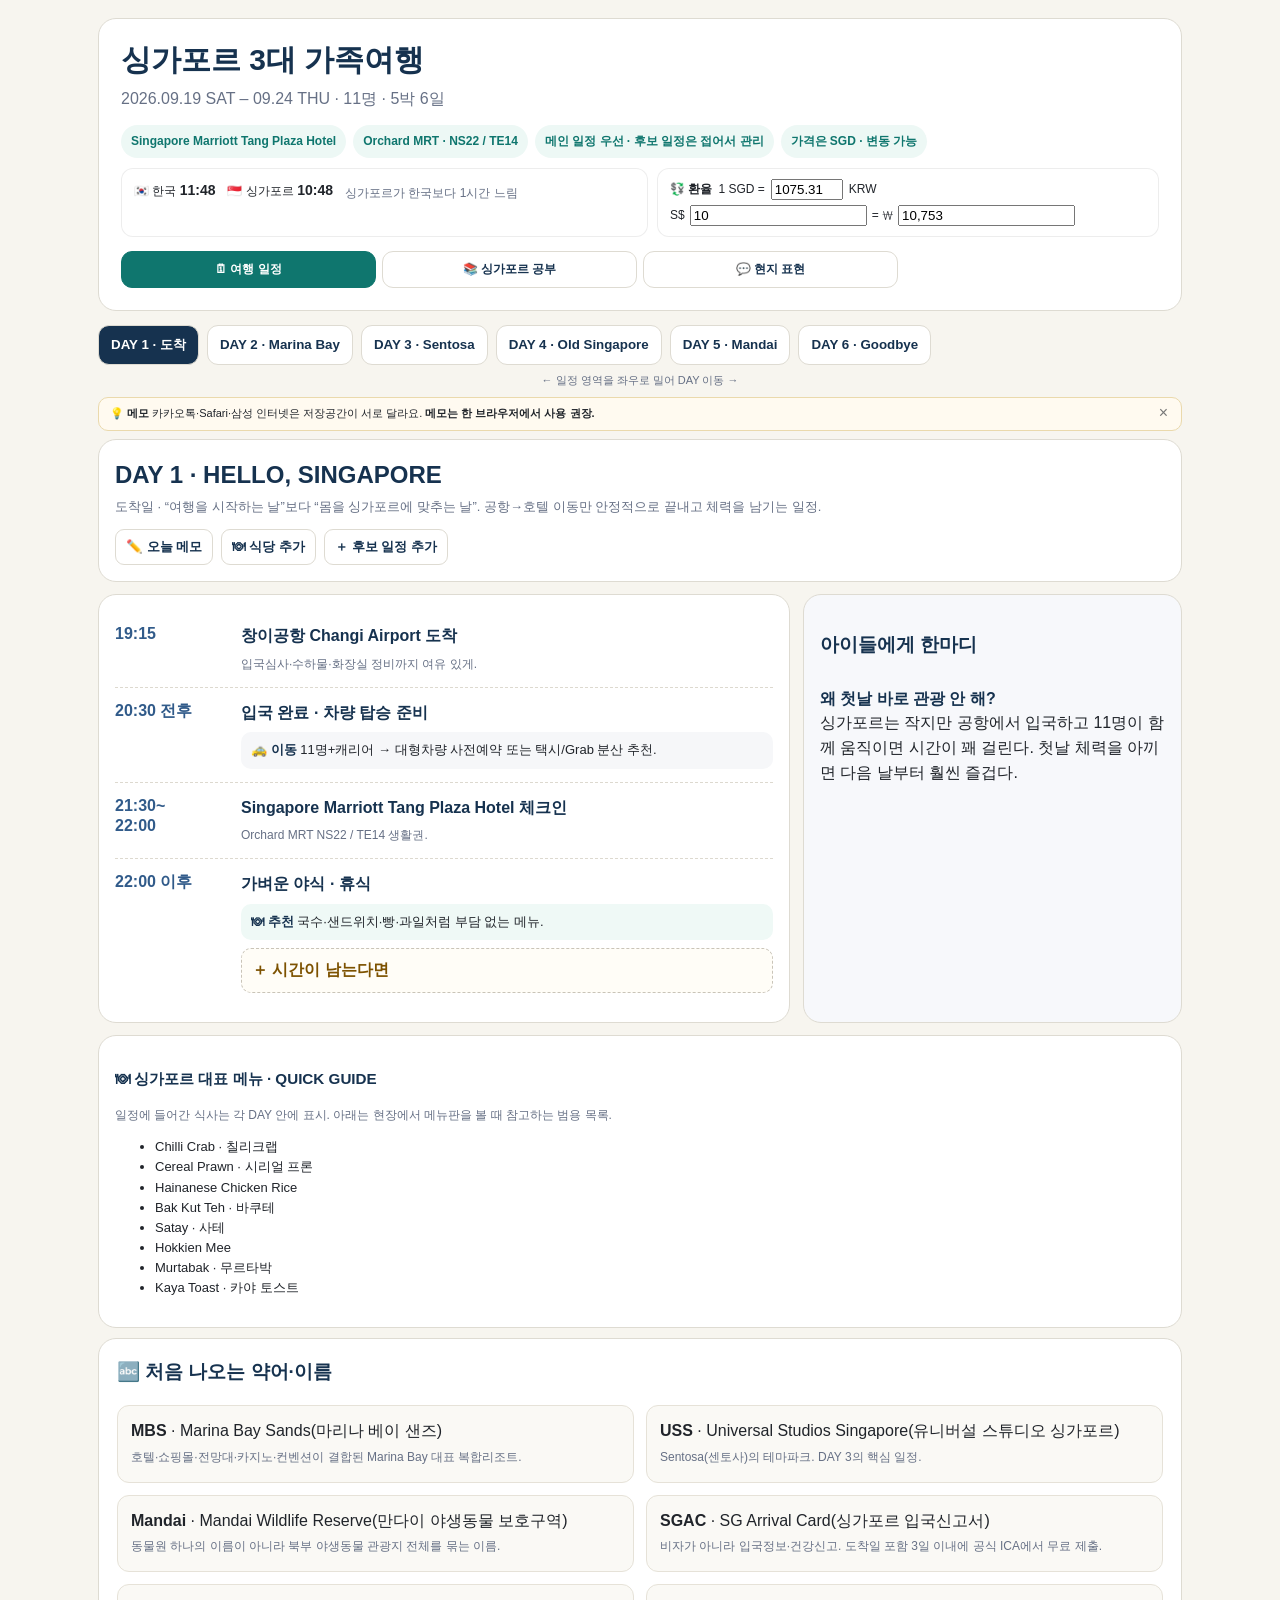
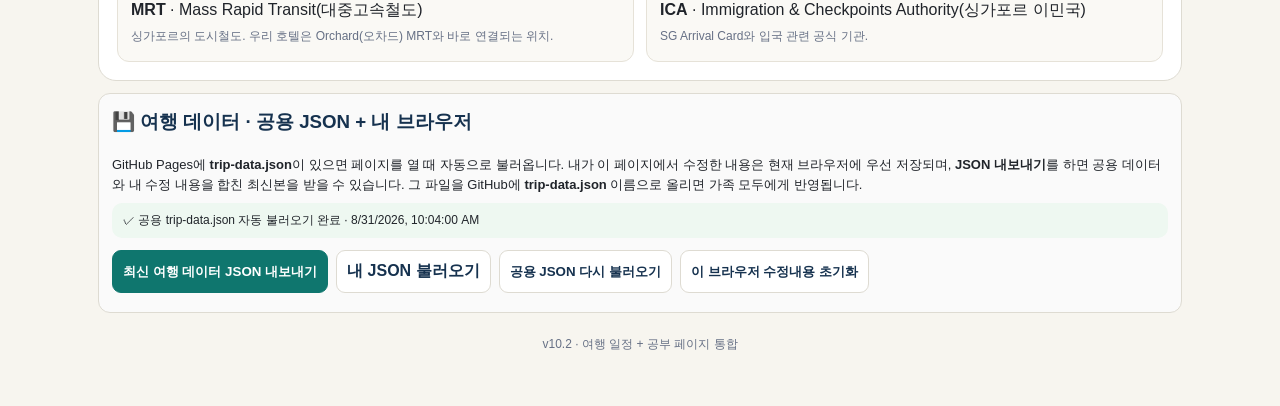
<file: Singapore_Family_Trip_2026_v10_2.html>
<!doctype html>
<html lang="ko">
<head>
<meta charset="utf-8">
<meta name="viewport" content="width=device-width, initial-scale=1">
<title>Singapore Family Trip 2026 · v10.2</title>
<style>
:root{
 --bg:#f7f5ef;--card:#fff;--ink:#16324f;--muted:#667085;--line:#dedbd2;
 --accent:#0f766e;--soft:#edf8f5;--blue:#315b8a;--warn:#9a6700;--warnbg:#fff8e6;
}
*{box-sizing:border-box}
body{margin:0;background:var(--bg);color:#20242a;font-family:-apple-system,BlinkMacSystemFont,"Segoe UI","Noto Sans KR",Arial,sans-serif;line-height:1.55}
.wrap{max-width:1120px;margin:auto;padding:18px}
.hero,.panel{background:var(--card);border:1px solid var(--line);border-radius:18px}
.hero{padding:22px}
h1{margin:0;color:var(--ink);font-size:30px;line-height:1.25}
h2,h3{color:var(--ink)}
.sub{margin-top:8px;color:var(--muted)}
.badges{display:flex;gap:7px;flex-wrap:wrap;margin-top:14px}
.badge{font-size:12px;font-weight:700;color:var(--accent);background:var(--soft);padding:7px 10px;border-radius:999px}
.tabs{display:flex;gap:8px;overflow:auto;padding:14px 0 9px;scrollbar-width:thin}
.tab{border:1px solid var(--line);background:#fff;color:var(--ink);border-radius:11px;padding:10px 12px;font-weight:800;white-space:nowrap;cursor:pointer}
.tab.active{background:var(--ink);color:white}
.day{display:none}.day.active{display:block}
.dayhead{padding:16px 18px;margin-bottom:12px}
.dayhead h2{margin:0 0 4px}.dayhead .theme{color:var(--muted);font-size:13px}
.layout{display:grid;grid-template-columns:minmax(0,1.55fr) minmax(280px,.85fr);gap:13px}
.panel{padding:16px}
.timeline{display:grid;gap:0}
.slot{padding:13px 0;border-bottom:1px dashed #ddd9cf}
.slot:last-child{border-bottom:0}
.slot-top{display:grid;grid-template-columns:112px minmax(0,1fr);gap:14px;align-items:start}
.when{font-weight:850;color:var(--blue);line-height:1.25;word-break:keep-all}
.activity{min-width:0}
.activity b{color:var(--ink)}
.steps{margin:5px 0 0;padding-left:20px}
.steps li{margin:3px 0}
.meta{margin-top:7px;padding:8px 10px;border-radius:10px;background:#f6f7f9;font-size:13px}
.meta strong{color:var(--ink)}
.foodmeta{background:#eff9f6}
.note{margin-top:6px;color:var(--muted);font-size:12px}
details{margin-top:8px;border:1px dashed #c9c4b8;border-radius:10px;background:#fffdf7}
summary{cursor:pointer;padding:9px 10px;font-weight:800;color:#7d5200;list-style:none}
summary::-webkit-details-marker{display:none}
summary:before{content:"＋ ";font-weight:900}
details[open] summary:before{content:"－ "}
.details-body{padding:0 11px 10px;font-size:13px}
.knowledge{background:#f7f8fb}
.knowledge .fact{padding:9px 0;border-bottom:1px solid #e7e8ec}
.knowledge .fact:last-child{border-bottom:0}
.knowledge b{color:var(--ink)}
.price{font-weight:800;color:#7d5200}
.checklist label{display:block;padding:7px 0;border-bottom:1px solid #ece9e2}
.checklist label:last-child{border-bottom:0}
input[type=checkbox]{width:18px;height:18px;vertical-align:-4px;margin-right:8px}
.mastergrid{display:grid;grid-template-columns:repeat(3,1fr);gap:12px;margin-top:13px}
.mini{font-size:13px}
.footer{text-align:center;color:var(--muted);font-size:12px;margin:22px 0 34px}

.modebar{display:flex;gap:8px;margin-top:14px;flex-wrap:wrap}
.modebtn{border:1px solid var(--line);background:#fff;color:var(--ink);border-radius:11px;padding:10px 14px;font-weight:850;cursor:pointer}
.modebtn.active{background:var(--accent);color:#fff;border-color:var(--accent)}
.tripview,.studyview{display:none}.tripview.active,.studyview.active{display:block}
.studyintro{padding:18px;margin-top:12px}
.studytabs{display:flex;gap:8px;overflow:auto;padding:12px 0 8px}
.studytab{border:1px solid var(--line);background:#fff;border-radius:10px;padding:9px 11px;font-weight:800;white-space:nowrap;cursor:pointer;color:var(--ink)}
.studytab.active{background:var(--blue);color:#fff}
.study{display:none}.study.active{display:block}
.studycard{padding:20px;margin-top:10px}
.studycard h2{margin-top:0}
.kicker{font-size:13px;color:var(--accent);font-weight:850;margin-bottom:5px}
.bigline{font-size:18px;font-weight:850;color:var(--ink);padding:11px 13px;background:var(--soft);border-radius:12px;margin:10px 0 14px}
.flow{display:grid;grid-template-columns:repeat(4,1fr);gap:8px;margin:12px 0}
.flow div{padding:10px;border-radius:11px;background:#f7f8fb;text-align:center;font-size:12px;font-weight:800;color:var(--ink);border:1px solid #e5e7eb}
.studycols{display:grid;grid-template-columns:1.15fr .85fr;gap:14px}
.studybox{background:#faf9f5;border:1px solid #e6e2d8;border-radius:12px;padding:13px}
.studybox h3{margin:0 0 7px;font-size:15px}
.studybox ul{margin-top:5px}
.childline{margin-top:12px;padding:11px 12px;border-left:4px solid var(--accent);background:#f2fbf8}
.triplink{margin-top:10px;padding:10px;border-left:4px solid var(--blue);background:#f4f7fb;font-size:13px}

.placeinfo{display:block;margin:2px 0 5px 0;color:var(--muted);font-size:12px;line-height:1.45}
.placeinfo:before{content:"↳ ";color:var(--accent);font-weight:900}
.story{font-size:15px;line-height:1.85}
.story p{margin:0 0 14px}
.era{margin:18px 0 7px;font-size:17px;color:var(--ink);font-weight:900}
.year{display:inline-block;min-width:76px;color:var(--accent);font-weight:900}
.sidefact{margin:12px 0;padding:11px 12px;background:#faf9f5;border:1px solid #e6e2d8;border-radius:11px;font-size:13px}
.sidefact b{color:var(--ink)}


.editbar{display:flex;flex-wrap:wrap;gap:8px;margin:12px 0 0}
.editbtn,.smallbtn{border:1px solid var(--line);background:#fff;border-radius:9px;padding:8px 10px;font-weight:800;color:var(--ink);cursor:pointer}
.editbtn.primary{background:var(--accent);color:#fff;border-color:var(--accent)}
.editorbox{margin-top:10px;padding:11px;border:1px solid #d9e3e0;background:#f8fcfb;border-radius:11px}
.editorbox textarea,.editorbox input{width:100%;border:1px solid #cfd6d3;border-radius:8px;padding:9px;font:inherit;background:#fff}
.editorbox textarea{min-height:78px;resize:vertical}
.editrow{display:grid;grid-template-columns:1fr auto;gap:8px;margin-top:8px}
.savednote{margin-top:8px;padding:9px 10px;border-radius:9px;background:#fff8e6;border-left:4px solid #c58a00;font-size:13px;white-space:pre-wrap}
.userlist{margin:8px 0 0;padding-left:20px}
.userlist li{margin:5px 0}
.useritem{display:flex;gap:7px;align-items:flex-start}
.useritem span{flex:1}
.removebtn{border:0;background:transparent;cursor:pointer;color:#a33;font-weight:900}
.datatools{margin-top:12px;padding:13px;border:1px solid var(--line);border-radius:12px;background:#fafafa}
.statusmsg{font-size:12px;color:var(--muted);margin-top:6px}


.prepview{display:none}.prepview.active{display:block}
.prepnav{display:flex;gap:8px;overflow:auto;padding:12px 0 8px}
.prepsection{padding:18px;margin:10px 0}
.prepgrid{display:grid;grid-template-columns:1fr 1fr;gap:12px}
.checkgroup{background:#fafafa;border:1px solid var(--line);border-radius:12px;padding:13px}
.checkgroup h3{margin:0 0 9px;font-size:15px}
.localcheck{display:flex;align-items:flex-start;gap:8px;padding:7px 0;border-bottom:1px dashed #e4e4e4;font-size:13px}
.localcheck:last-child{border-bottom:0}
.localcheck input{margin-top:3px;transform:scale(1.12)}
.deadline{display:inline-block;font-size:11px;font-weight:850;padding:2px 6px;border-radius:6px;background:#fff1df;color:#9a5b00;margin-left:4px}
@media(max-width:820px){.prepgrid{grid-template-columns:1fr}}

@media(max-width:820px){.studycols,.flow{grid-template-columns:1fr 1fr}}

@media(max-width:820px){
 .wrap{padding:11px}.layout,.mastergrid{grid-template-columns:1fr}
 h1{font-size:24px}
 .slot-top{grid-template-columns:1fr;gap:4px}
 .when{font-size:13px}
}

.browsernotice{margin:12px 0;padding:12px 14px;border:1px solid #ead9ac;border-radius:12px;background:#fffaf0;font-size:13px;line-height:1.55}
.browsernotice b{font-weight:900}
.sharedstatus{margin-top:8px;padding:9px 11px;border-radius:10px;background:#f4f7f8;font-size:12px;line-height:1.45}
.sharedstatus.ok{background:#eef8f1}
.sharedstatus.warn{background:#fff7e8}


.headtools{display:grid;grid-template-columns:1.05fr 1fr;gap:9px;margin-top:10px}
.headtool{background:rgba(255,255,255,.78);border:1px solid rgba(0,0,0,.07);border-radius:12px;padding:10px 12px;font-size:12px;line-height:1.45}
.clockrow{display:flex;gap:12px;flex-wrap:wrap;align-items:center}
.clockitem b{font-size:14px}
.fxrow{display:flex;gap:6px;align-items:center;flex-wrap:wrap}
.fxrow input{width:88px;padding:6px 7px;border:1px solid var(--line);border-radius:8px;font:inherit}
.fxrate{width:72px!important}
.browsernotice{position:relative;margin:8px 0;padding:8px 34px 8px 11px;border:1px solid #ead9ac;border-radius:10px;background:#fffaf0;font-size:11px;line-height:1.45}
.noticeclose{position:absolute;right:7px;top:5px;border:0;background:transparent;font-size:16px;cursor:pointer;color:#777}
.phraseview{display:none}.phraseview.active{display:block}
.phrasegrid{display:grid;grid-template-columns:1fr 1fr;gap:10px}
.phrasecard{background:#fff;border:1px solid var(--line);border-radius:12px;padding:13px}
.phrasecard h3{margin:0 0 8px;font-size:15px}
.phrase{padding:6px 0;border-bottom:1px dashed #e6e6e6;font-size:13px}
.phrase:last-child{border-bottom:0}
.phrase small{display:block;color:var(--muted);margin-top:2px}
@media(max-width:820px){.headtools,.phrasegrid{grid-template-columns:1fr}.headtool{padding:9px 10px}}


.swipehint{text-align:center;font-size:11px;color:var(--muted);margin:-2px 0 8px;user-select:none}
.day{touch-action:pan-y}
.swipeflash{animation:swipeFade .28s ease}
@keyframes swipeFade{from{opacity:.55;transform:translateX(5px)}to{opacity:1;transform:translateX(0)}}


.fxstack{display:flex;flex-direction:column;gap:5px}
.fxheadline{display:flex;align-items:center;gap:6px;white-space:nowrap}
.fxcalc{display:flex;align-items:center;gap:5px;white-space:nowrap;flex-wrap:nowrap}
.fxcalc input{min-width:0}
.modebar{display:grid!important;grid-template-columns:repeat(4,minmax(0,1fr));gap:6px}
.modebar .modebtn{min-width:0;padding:9px 4px!important;font-size:12px!important;white-space:nowrap}
@media(max-width:520px){
 .modebar .modebtn{font-size:11px!important;padding:9px 2px!important}
 .fxcalc{font-size:11px}
 .fxcalc input{width:64px!important}
 .fxcalc .fxrate{width:66px!important}
}

@media print{
 body{background:#fff}.tabs{display:none}.day{display:block!important;page-break-before:always}
 .day:first-of-type{page-break-before:auto}.wrap{max-width:none}.hero,.panel{break-inside:avoid}
 details{display:block}details>.details-body{display:block}
}
</style>
</head>
<body>
<div class="wrap">
<section class="hero">
 <h1>싱가포르 3대 가족여행</h1>
 <div class="sub">2026.09.19 SAT – 09.24 THU · 11명 · 5박 6일</div>
 <div class="badges">
  <span class="badge">Singapore Marriott Tang Plaza Hotel</span>
  <span class="badge">Orchard MRT · NS22 / TE14</span>
  <span class="badge">메인 일정 우선 · 후보 일정은 접어서 관리</span>
  <span class="badge">가격은 SGD · 변동 가능</span>
 </div>
<div class="headtools">
 <div class="headtool">
   <div class="clockrow">
     <div class="clockitem">🇰🇷 한국 <b id="krTime">--:--</b></div>
     <div class="clockitem">🇸🇬 싱가포르 <b id="sgTime">--:--</b></div>
     <span class="note">싱가포르가 한국보다 1시간 느림</span>
   </div>
 </div>
 <div class="headtool">
  <div class="fxstack">
    <div class="fxheadline"><b>💱 환율</b><span>1 SGD =</span><input id="fxRate" class="fxrate" inputmode="decimal" value="1075.31" aria-label="환율"><span>KRW</span></div>
    <div class="fxcalc"><span>S$</span><input id="sgdAmount" inputmode="decimal" value="10" aria-label="싱가포르 달러"><span>= ₩</span><input id="krwAmount" inputmode="numeric" aria-label="대한민국 원"></div>
  </div>
 </div>
</div>

 <div class="modebar">
  <button class="modebtn active" data-mode="trip">🗓 여행 일정</button>
  <button class="modebtn" data-mode="study">📚 싱가포르 공부</button>
  <button class="modebtn" data-mode="prep">🧳 체크리스트</button>
  <button class="modebtn" data-mode="phrase">💬 현지 표현</button>
 </div>
</section>

<div id="tripview" class="tripview active">
<nav class="tabs">
 <button class="tab active" data-day="d1">DAY 1 · 도착</button>
 <button class="tab" data-day="d2">DAY 2 · Marina Bay</button>
 <button class="tab" data-day="d3">DAY 3 · Sentosa</button>
 <button class="tab" data-day="d4">DAY 4 · Old Singapore</button>
 <button class="tab" data-day="d5">DAY 5 · Mandai</button>
 <button class="tab" data-day="d6">DAY 6 · Goodbye</button>
</nav>
<div class="swipehint">← 일정 영역을 좌우로 밀어 DAY 이동 →</div>

<div class="browsernotice" id="browserNotice"><b>💡 메모</b> 카카오톡·Safari·삼성 인터넷은 저장공간이 서로 달라요. <b>메모는 한 브라우저에서 사용 권장.</b><button class="noticeclose" onclick="dismissBrowserNotice()" aria-label="닫기">×</button></div>
<section id="d1" class="day active">
 <div class="panel dayhead"><h2>DAY 1 · HELLO, SINGAPORE</h2><div class="theme">도착일 · “여행을 시작하는 날”보다 “몸을 싱가포르에 맞추는 날”. 공항→호텔 이동만 안정적으로 끝내고 체력을 남기는 일정.</div>
        <div class="editbar">
          <button class="smallbtn" onclick="toggleEditor('d1-memo')">✏️ 오늘 메모</button>
          <button class="smallbtn" onclick="toggleEditor('d1-food')">🍽 식당 추가</button>
          <button class="smallbtn" onclick="toggleEditor('d1-candidate')">＋ 후보 일정 추가</button>
        </div>
        <div id="d1-memo" class="editorbox" hidden>
          <textarea id="d1-memo-input" placeholder="가족과 공유할 메모, 예약시간, 주의사항 등을 적어두세요."></textarea>
          <div class="editrow"><div></div><button class="editbtn primary" onclick="saveMemo('d1')">메모 저장</button></div>
          <div id="d1-memo-view"></div>
        </div>
        <div id="d1-food" class="editorbox" hidden>
          <input id="d1-food-name" placeholder="식당 이름">
          <input id="d1-food-info" style="margin-top:7px" placeholder="메뉴 / 가격 / 예약시간 / 위치 메모">
          <div class="editrow"><div></div><button class="editbtn primary" onclick="addListItem('d1','food')">식당 추가</button></div>
          <ul id="d1-food-list" class="userlist"></ul>
        </div>
        <div id="d1-candidate" class="editorbox" hidden>
          <input id="d1-candidate-name" placeholder="후보 일정 또는 장소">
          <input id="d1-candidate-info" style="margin-top:7px" placeholder="언제 넣을지 / 조건 / 간단 메모">
          <div class="editrow"><div></div><button class="editbtn primary" onclick="addListItem('d1','candidate')">후보 추가</button></div>
          <ul id="d1-candidate-list" class="userlist"></ul>
        </div>
        </div>
 <div class="layout">
  <div class="panel timeline">
   <div class="slot"><div class="slot-top"><div class="when">19:15</div><div class="activity"><b>창이공항 Changi Airport 도착</b><div class="note">입국심사·수하물·화장실 정비까지 여유 있게.</div></div></div></div>
   <div class="slot"><div class="slot-top"><div class="when">20:30 전후</div><div class="activity"><b>입국 완료 · 차량 탑승 준비</b><div class="meta"><strong>🚕 이동</strong> 11명+캐리어 → 대형차량 사전예약 또는 택시/Grab 분산 추천.</div></div></div></div>
   <div class="slot"><div class="slot-top"><div class="when">21:30~<br>22:00</div><div class="activity"><b>Singapore Marriott Tang Plaza Hotel 체크인</b><div class="note">Orchard MRT NS22 / TE14 생활권.</div></div></div></div>
   <div class="slot"><div class="slot-top"><div class="when">22:00 이후</div><div class="activity"><b>가벼운 야식 · 휴식</b><div class="foodmeta meta"><strong>🍽 추천</strong> 국수·샌드위치·빵·과일처럼 부담 없는 메뉴.</div>
   <details><summary>시간이 남는다면</summary><div class="details-body">Orchard Road(오차드 로드) 산책 → ION Orchard 또는 TANGS에서 생필품·간식 구매. Jewel은 마지막 날로 남김.</div></details></div></div></div>
  </div>
  <aside class="panel knowledge"><h3>아이들에게 한마디</h3><div class="fact"><b>왜 첫날 바로 관광 안 해?</b><br>싱가포르는 작지만 공항에서 입국하고 11명이 함께 움직이면 시간이 꽤 걸린다. 첫날 체력을 아끼면 다음 날부터 훨씬 즐겁다.</div></aside>
 </div>
</section>

<section id="d2" class="day">
 <div class="panel dayhead"><h2>DAY 2 · ICONIC SINGAPORE</h2><div class="theme">현대 싱가포르를 가장 압축해서 보는 날. 간척·도시계획·관광전략·정원도시·야경까지, “국가가 설계한 미래도시”를 보는 일정.</div>
        <div class="editbar">
          <button class="smallbtn" onclick="toggleEditor('d2-memo')">✏️ 오늘 메모</button>
          <button class="smallbtn" onclick="toggleEditor('d2-food')">🍽 식당 추가</button>
          <button class="smallbtn" onclick="toggleEditor('d2-candidate')">＋ 후보 일정 추가</button>
        </div>
        <div id="d2-memo" class="editorbox" hidden>
          <textarea id="d2-memo-input" placeholder="가족과 공유할 메모, 예약시간, 주의사항 등을 적어두세요."></textarea>
          <div class="editrow"><div></div><button class="editbtn primary" onclick="saveMemo('d2')">메모 저장</button></div>
          <div id="d2-memo-view"></div>
        </div>
        <div id="d2-food" class="editorbox" hidden>
          <input id="d2-food-name" placeholder="식당 이름">
          <input id="d2-food-info" style="margin-top:7px" placeholder="메뉴 / 가격 / 예약시간 / 위치 메모">
          <div class="editrow"><div></div><button class="editbtn primary" onclick="addListItem('d2','food')">식당 추가</button></div>
          <ul id="d2-food-list" class="userlist"></ul>
        </div>
        <div id="d2-candidate" class="editorbox" hidden>
          <input id="d2-candidate-name" placeholder="후보 일정 또는 장소">
          <input id="d2-candidate-info" style="margin-top:7px" placeholder="언제 넣을지 / 조건 / 간단 메모">
          <div class="editrow"><div></div><button class="editbtn primary" onclick="addListItem('d2','candidate')">후보 추가</button></div>
          <ul id="d2-candidate-list" class="userlist"></ul>
        </div>
        </div>
 <div class="layout">
  <div class="panel timeline">
   <div class="slot"><div class="slot-top"><div class="when">10:00</div><div class="activity"><b>호텔 출발 → Merlion Park(머라이언 파크)</b><div class="meta"><strong>🚇 MRT</strong> Orchard NS22 → Raffles Place NS26 직통 · 이후 도보 약 10분.</div></div></div></div>
   <div class="slot"><div class="slot-top"><div class="when">10:30~12:30</div><div class="activity"><ul class="steps"><li>Merlion Park(머라이언 파크)<span class="placeinfo">싱가포르 대표 상징. 머라이언과 MBS가 함께 보이는 방향에서 가족사진 추천.</span></li><li>Esplanade – Theatres on the Bay(에스플러네이드)<span class="placeinfo">두리안처럼 보이는 공연장. 강 건너 Civic District와 Marina Bay 경관을 같이 보기.</span></li><li>Singapore Flyer(싱가포르 플라이어)<span class="placeinfo">대형 관람차. 높은 곳에서 간척지와 Marina Bay 전체 구조를 보는 포인트.</span></li></ul><div class="note">오전 루트는 옆으로 나열하지 않고 위에서 아래 순서대로 이동.</div></div></div></div>
   <div class="slot"><div class="slot-top"><div class="when">12:30~14:00</div><div class="activity"><b>점심 + 에어컨 휴식</b><div class="foodmeta meta"><strong>🍽 추천 식사</strong> Marina Bay/MBS 일대. 가족 편의 우선. 1인 대략 S$15~30 예상.</div></div></div></div>
   <div class="slot"><div class="slot-top"><div class="when">14:00~16:30</div><div class="activity"><ul class="steps"><li>Helix Bridge(헬릭스 브리지)<span class="placeinfo">DNA 이중나선에서 착안한 보행교. 다리 자체와 MBS 방향 사진 포인트.</span></li><li>Marina Bay Sands(마리나 베이 샌즈, MBS)<span class="placeinfo">호텔·쇼핑·컨벤션·카지노를 묶은 복합리조트. 싱가포르 관광산업 전략의 상징.</span></li><li>The Shoppes at Marina Bay Sands(마리나 베이 샌즈 쇼핑몰)<span class="placeinfo">더위를 피하며 식사·화장실·카페 휴식을 하기 좋은 실내 거점.</span></li></ul><div class="meta"><strong>🚶 이동</strong> 기본 도보. 더위·아이 낮잠 상황이면 짧은 택시 적극 활용.</div>
   <details><summary>시간이 남는다면</summary><div class="details-body">ArtScience Museum(아트사이언스 뮤지엄) 또는 쇼핑몰 카페에서 긴 휴식.</div></details></div></div></div>
   <div class="slot"><div class="slot-top"><div class="when">17:00~19:00</div><div class="activity"><ul class="steps"><li>Gardens by the Bay(가든스 바이 더 베이)<span class="placeinfo">간척지 위에 만든 거대한 도심 정원. ‘Garden City’ 정책을 눈으로 보는 장소.</span></li><li>Cloud Forest(클라우드 포레스트)<span class="placeinfo">거대한 실내 폭포와 고산 식생이 핵심. 더운 오후에 넣기 좋은 실내 코스.</span></li><li>Flower Dome(플라워 돔)<span class="placeinfo">세계 여러 기후대의 식물을 전시하는 대형 온실. 아이들과 천천히 보기 좋음.</span></li></ul><div class="meta"><strong>🎟 참고</strong> 비거주자 Cloud Forest+Flower Dome 공식가: 성인 S$46 / 아동 3~12세 S$32. 권장 관람 약 2시간.</div></div></div></div>
   <div class="slot"><div class="slot-top"><div class="when">19:00 전후</div><div class="activity"><b>저녁식사</b><div class="foodmeta meta"><strong>🍽 현지 메뉴</strong> Satay(사테) · Hokkien Mee(호키엔 미) · BBQ Seafood · Chicken Wings. 호커형 식사라면 1인 약 S$12~25 예상.</div></div></div></div>
   <div class="slot"><div class="slot-top"><div class="when">19:45 이후</div><div class="activity"><ul class="steps"><li>Supertree Grove(슈퍼트리 그로브)<span class="placeinfo">식물이 자라는 거대한 인공 구조물. 낮보다 해질 무렵과 야간 조명이 핵심.</span></li><li>Garden Rhapsody(가든 랩소디)<span class="placeinfo">Supertree 음악·조명 쇼. <b>매일 19:45 / 20:45</b> · 무료. 시작 전 자리를 잡고 아래에서 올려다보는 방식 추천.</span></li><li>MBS 쪽 이동</li><li>Spectra – A Light & Water Show(스펙트라)<span class="placeinfo"><b>일~목 20:00 / 21:00 · 금~토 20:00 / 21:00 / 22:00</b> · 약 15분 · 무료. DAY 2는 일요일이라 20:00 또는 21:00 중 선택.</span></li></ul>
<div class="note">🌌 참고: Borealis(보레알리스)는 현재 토·일·월 <b>20:00~20:30</b> Supertree Grove에서 진행. DAY 2에도 가능하지만 Garden Rhapsody·Spectra와 시간이 겹치므로 보너스 후보.</div>
   <details><summary>체력이 남는다면</summary><div class="details-body">Sands SkyPark Observation Deck(샌즈 스카이파크 전망대). Singapore Flyer와 전망 콘텐츠가 겹치므로 필수 아님.</div></details></div></div></div>
  </div>
  <aside>
   <div class="panel knowledge"><h3>아이들에게 설명하기</h3>
    <div class="fact"><b>Marina Bay는 원래부터 이런 땅이 아니야.</b><br>싱가포르는 바다를 메우는 간척으로 도시 공간을 넓혀 왔다. 지금의 마리나 베이는 독립 이후 국가가 계획해 만든 ‘새로운 싱가포르’의 상징이다.</div>
    <div class="fact"><b>Merlion(머라이언)</b><br>물고기 몸은 항구도시의 뿌리, 사자 머리는 ‘싱가푸라(사자의 도시)’ 전설을 상징한다.</div>
    <div class="fact"><b>Supertree</b><br>단순 조형물이 아니라 식물·도시 기술·친환경 이미지를 결합한 싱가포르식 미래도시 상징이다.</div>
   </div>
  </aside>
 </div>
</section>

<section id="d3" class="day">
 <div class="panel dayhead"><h2>DAY 3 · FUN SINGAPORE</h2><div class="theme">아이들이 여행의 주인공이 되는 날. 관광지 완주보다 놀이와 체력 배분이 핵심이며, USS를 충분히 즐기는 것을 기본으로 잡는 일정.</div>
        <div class="editbar">
          <button class="smallbtn" onclick="toggleEditor('d3-memo')">✏️ 오늘 메모</button>
          <button class="smallbtn" onclick="toggleEditor('d3-food')">🍽 식당 추가</button>
          <button class="smallbtn" onclick="toggleEditor('d3-candidate')">＋ 후보 일정 추가</button>
        </div>
        <div id="d3-memo" class="editorbox" hidden>
          <textarea id="d3-memo-input" placeholder="가족과 공유할 메모, 예약시간, 주의사항 등을 적어두세요."></textarea>
          <div class="editrow"><div></div><button class="editbtn primary" onclick="saveMemo('d3')">메모 저장</button></div>
          <div id="d3-memo-view"></div>
        </div>
        <div id="d3-food" class="editorbox" hidden>
          <input id="d3-food-name" placeholder="식당 이름">
          <input id="d3-food-info" style="margin-top:7px" placeholder="메뉴 / 가격 / 예약시간 / 위치 메모">
          <div class="editrow"><div></div><button class="editbtn primary" onclick="addListItem('d3','food')">식당 추가</button></div>
          <ul id="d3-food-list" class="userlist"></ul>
        </div>
        <div id="d3-candidate" class="editorbox" hidden>
          <input id="d3-candidate-name" placeholder="후보 일정 또는 장소">
          <input id="d3-candidate-info" style="margin-top:7px" placeholder="언제 넣을지 / 조건 / 간단 메모">
          <div class="editrow"><div></div><button class="editbtn primary" onclick="addListItem('d3','candidate')">후보 추가</button></div>
          <ul id="d3-candidate-list" class="userlist"></ul>
        </div>
        </div>
 <div class="layout">
  <div class="panel timeline">
   <div class="slot"><div class="slot-top"><div class="when">08:30</div><div class="activity"><b>호텔 출발 → VivoCity(비보시티)</b><div class="meta"><strong>🚇 MRT</strong> Orchard NS22 → Dhoby Ghaut NS24 → North East Line 환승 → HarbourFront NE1 → VivoCity.</div></div></div></div>
   <div class="slot"><div class="slot-top"><div class="when">09:15~10:00</div><div class="activity"><b>Sentosa Express(센토사 익스프레스) → Resorts World Sentosa</b><div class="note">화장실·간식·유모차 정비 후 입장.</div></div></div></div>
   <div class="slot"><div class="slot-top"><div class="when">10:00~저녁</div><div class="activity"><b>Universal Studios Singapore(유니버설 스튜디오 싱가포르, USS) 종일</b><span class="placeinfo">오늘의 메인. ‘다른 곳도 봐야 한다’는 생각보다 USS에서 충분히 노는 것이 우선.</span><ul class="steps"><li>오전 인기 어트랙션 우선</li><li>RIDE TEAM / EASY TEAM 분리 가능</li><li>점심 후 다시 합류</li><li>운영시간·어트랙션 휴장은 날짜 직전 재확인</li></ul><div class="meta"><strong>🎟 공식</strong> 날짜 지정 1일권. 성인 13세+, 아동 4~12세 구분. 공식 페이지는 성인권 S$76부터 안내.</div><div class="foodmeta meta"><strong>🍽 USS 내부</strong> Burger · Fried Chicken · Fries · Pasta 등. 1인 약 S$20~30 예상.</div>
   <details><summary>USS를 일찍 나오게 된다면 · 후보 일정</summary><div class="details-body"><ol><li><b>Singapore Oceanarium(싱가포르 오셔너리움)</b><span class="placeinfo">USS를 일찍 마쳤을 때 가장 자연스럽게 연결되는 실내 후보. 해양생태·보전 중심.</span> — 가장 추천. 공식가 성인 S$55 / 아동 4~12세 S$43.</li><li><b>Skyline Luge Sentosa(스카이라인 루지)</b><span class="placeinfo">카트를 타고 경사로를 내려오는 체험. 활동적인 어른·7세 아이 후보.</span> — 활동파.</li><li><b>Siloso Beach(실로소 비치)</b><span class="placeinfo">관광을 더 하기보다 바다를 보며 쉬는 선택지.</span> — 부모님/아이 휴식.</li><li><b>Wings of Time Fireworks Symphony(윙스 오브 타임 파이어웍스 심포니)</b><span class="placeinfo">센토사 해변의 야간 불꽃·워터·레이저 쇼. <b>매일 19:40 / 20:40</b> · 약 20분. 그날 체력이 충분할 때만.</span> — 저녁까지 체력이 남을 때.</li></ol><div class="note">USS를 충분히 즐겼다면 모두 생략. 후보 때문에 USS를 일찍 나올 필요는 없음.</div></div></details></div></div></div>
   <div class="slot"><div class="slot-top"><div class="when">저녁 / 귀가</div><div class="activity"><b>Sentosa 또는 VivoCity 저녁 → 호텔</b><div class="foodmeta meta"><strong>🍽 추천</strong> Xiao Long Bao(샤오롱바오) · Fried Rice(볶음밥) · Noodles(면) · Dim Sum(딤섬). VivoCity에서 1인 S$20~40 예상.</div><div class="meta"><strong>🚕 귀가</strong> 아이들이 지치면 MRT보다 Grab/택시 우선.</div></div></div></div>
  </div>
  <aside class="panel knowledge"><h3>아이들에게 설명하기</h3>
   <div class="fact"><b>Sentosa는 왜 관광섬이 됐을까?</b><br>원래 군사·방어 기능이 있던 섬을 국가가 대규모 휴양·관광지로 개발했다. 싱가포르가 ‘무역도시’에서 ‘관광도시’까지 확장한 모습을 보여준다.</div>
   <div class="fact"><b>Oceanarium</b><br>기존 S.E.A. Aquarium을 크게 확장한 해양 교육·보전형 시설이다.</div>
  </aside>
 </div>
</section>

<section id="d4" class="day">
 <div class="panel dayhead"><h2>DAY 4 · OLD SINGAPORE</h2><div class="theme">싱가포르의 과거를 시간순으로 걷는 날. 식민지 행정도시→이민자 생활공간→무역항으로 이어지는 “옛 싱가포르”의 구조를 읽는 일정.</div>
        <div class="editbar">
          <button class="smallbtn" onclick="toggleEditor('d4-memo')">✏️ 오늘 메모</button>
          <button class="smallbtn" onclick="toggleEditor('d4-food')">🍽 식당 추가</button>
          <button class="smallbtn" onclick="toggleEditor('d4-candidate')">＋ 후보 일정 추가</button>
        </div>
        <div id="d4-memo" class="editorbox" hidden>
          <textarea id="d4-memo-input" placeholder="가족과 공유할 메모, 예약시간, 주의사항 등을 적어두세요."></textarea>
          <div class="editrow"><div></div><button class="editbtn primary" onclick="saveMemo('d4')">메모 저장</button></div>
          <div id="d4-memo-view"></div>
        </div>
        <div id="d4-food" class="editorbox" hidden>
          <input id="d4-food-name" placeholder="식당 이름">
          <input id="d4-food-info" style="margin-top:7px" placeholder="메뉴 / 가격 / 예약시간 / 위치 메모">
          <div class="editrow"><div></div><button class="editbtn primary" onclick="addListItem('d4','food')">식당 추가</button></div>
          <ul id="d4-food-list" class="userlist"></ul>
        </div>
        <div id="d4-candidate" class="editorbox" hidden>
          <input id="d4-candidate-name" placeholder="후보 일정 또는 장소">
          <input id="d4-candidate-info" style="margin-top:7px" placeholder="언제 넣을지 / 조건 / 간단 메모">
          <div class="editrow"><div></div><button class="editbtn primary" onclick="addListItem('d4','candidate')">후보 추가</button></div>
          <ul id="d4-candidate-list" class="userlist"></ul>
        </div>
        </div>
 <div class="layout">
  <div class="panel timeline">
   <div class="slot"><div class="slot-top"><div class="when">09:00 전후</div><div class="activity"><b>호텔 → Fort Canning Tree Tunnel(포트 캐닝 트리 터널)</b><div class="meta"><strong>🚕 추천</strong> 11명이라 택시/Grab 3대가 효율적.</div></div></div></div>
   <div class="slot"><div class="slot-top"><div class="when">09:30~12:30</div><div class="activity"><ul class="steps"><li>Fort Canning Tree Tunnel</li><li>National Museum of Singapore(싱가포르 국립박물관)<span class="placeinfo">싱가포르 역사의 전체 줄거리를 잡기 가장 좋은 박물관. 전부보다 역사 전시 중심.</span></li><li>CHIJMES(차임스)<span class="placeinfo">옛 가톨릭 수녀원·학교를 보존해 식당·상업공간으로 바꾼 사례. 건축과 재생에 주목.</span></li><li>Raffles Hotel Singapore(래플스 호텔)<span class="placeinfo">식민지 시대의 고급호텔 상징. 건물 외관과 식민지 시대 분위기를 보는 정도.</span></li><li>St Andrew’s Cathedral(세인트 앤드루 대성당)<span class="placeinfo">영국 식민지 시기 성공회 대성당. 주변 Civic District와 함께 보기.</span></li><li>Padang(파당 광장)<span class="placeinfo">식민지 행정 중심의 큰 잔디광장. 주변 국가기관 건물과 공간 배치를 함께 보기.</span></li></ul>
   <details><summary>시간이 남는다면</summary><div class="details-body">National Gallery Singapore(내셔널 갤러리 싱가포르) 내부관람 또는 Raffles City(래플스 시티) 휴식.</div></details></div></div></div>
   <div class="slot"><div class="slot-top"><div class="when">12:30~15:30</div><div class="activity"><b>Chinatown(차이나타운)</b><ul class="steps"><li>Pagoda Street(파고다 스트리트)<span class="placeinfo">차이나타운의 관광 중심 거리. Shophouse 형태와 골목 폭을 관찰.</span></li><li>Sri Mariamman Temple(스리 마리암만 사원)<span class="placeinfo">싱가포르에서 가장 오래된 힌두 사원. ‘차이나타운 안의 인도 사원’이라는 점이 중요.</span></li><li>Buddha Tooth Relic Temple(불아사)<span class="placeinfo">2007년에 문을 연 비교적 새로운 불교사원. 오래된 유적이라고 오해하지 않기.</span></li><li>Maxwell Food Centre(맥스웰 푸드센터)<span class="placeinfo">노점 음식이 제도화된 Hawker Centre 문화를 직접 경험하는 장소.</span></li></ul><div class="foodmeta meta"><strong>🍽 Maxwell 현지 메뉴</strong> Hainanese Chicken Rice(하이난식 치킨라이스) · Char Kway Teow(차퀘이테오) · Popiah(포피아) · Hokkien Mee(호키엔 미) · Sugar Cane Juice. 1인 약 S$8~18 예상.</div></div></div></div>
   <div class="slot"><div class="slot-top"><div class="when">15:30~17:30</div><div class="activity"><b>호텔 휴식 권장</b><div class="meta"><strong>🚇 MRT</strong> Maxwell TE18 → Orchard TE14 직통. 환승 없이 복귀 가능.</div></div></div></div>
   <div class="slot"><div class="slot-top"><div class="when">18:00 이후</div><div class="activity"><ul class="steps"><li>Old Hill Street Police Station(올드 힐 스트리트 경찰서)<span class="placeinfo">무지개색 창문으로 유명한 옛 경찰서 건물. 낮·해질 무렵 사진 포인트.</span></li><li>Clarke Quay(클락키)<span class="placeinfo">옛 창고·부두 지역을 식당과 야간 상권으로 재생한 곳.</span></li><li>Singapore River Cruise(싱가포르 리버 크루즈)<span class="placeinfo">옛 무역항에서 현대 Marina Bay까지 도시 변화가 한 번에 이어지는 약 40분 코스.</span></li><li>JUMBO Seafood Riverside Point 저녁</li></ul><div class="meta"><strong>🎟 River Cruise 공식</strong> 약 40분 · 성인 S$28 / 아동 3~11세 S$18. 현장구매 가능하지만 11명은 사전확보 권장.</div><div class="foodmeta meta"><strong>🍽 JUMBO 추천</strong> Award-winning Chilli Crab(칠리크랩) · Cereal Prawn(시리얼 프론) · Man Tou(만터우) · Fried Rice · Kangkung. 11명 가족식은 대략 총 S$550~800 수준으로 넉넉히 예산 잡기.</div></div></div></div>
  </div>
  <aside class="panel knowledge"><h3>아이들에게 설명하기</h3>
   <div class="fact"><b>왜 Chinatown에 힌두 사원과 모스크도 있을까?</b><br>싱가포르는 처음부터 한 민족만 살던 도시가 아니라 항구를 중심으로 중국·인도·말레이·아랍 상인과 노동자가 섞여 살던 도시였다.</div>
   <div class="fact"><b>Singapore River</b><br>옛날에는 배·창고·시장·노동자가 몰리던 ‘도시의 일터’였다. 지금의 야경을 보면서 옛 무역항을 상상하면 된다.</div>
   <div class="fact"><b>Raffles</b><br>1819년 영국의 교역 거점 구축과 연결되는 이름. 현대 싱가포르에서는 식민지 역사로서 비판적·복합적으로 보는 대상이다.</div>
  </aside>
 </div>
</section>

<section id="d5" class="day">
 <div class="panel dayhead"><h2>DAY 5 · WILD SINGAPORE</h2><div class="theme">도심을 벗어나 자연과 동물을 보는 날. 리버 원더스와 동물원을 중심으로 하고, 나이트 사파리는 체력에 따라 선택하는 느슨한 일정.</div><div class="sidefact"><b>Mandai(만다이)가 뭐지?</b><br>Mandai(만다이)는 싱가포르 북부의 지역 이름이고, <b>Mandai Wildlife Reserve(만다이 야생동물 보호구역)</b>는 이 일대에 Singapore Zoo(싱가포르 동물원), River Wonders(리버 원더스), Night Safari(나이트 사파리), Bird Paradise(버드 파라다이스), Rainforest Wild Adventure(레인포레스트 와일드 어드벤처) 등을 모아 운영하는 통합 야생동물·자연 관광지다. 우리 일정에서는 River Wonders + Singapore Zoo를 기본으로 보고 Night Safari는 선택한다.</div>
        <div class="editbar">
          <button class="smallbtn" onclick="toggleEditor('d5-memo')">✏️ 오늘 메모</button>
          <button class="smallbtn" onclick="toggleEditor('d5-food')">🍽 식당 추가</button>
          <button class="smallbtn" onclick="toggleEditor('d5-candidate')">＋ 후보 일정 추가</button>
        </div>
        <div id="d5-memo" class="editorbox" hidden>
          <textarea id="d5-memo-input" placeholder="가족과 공유할 메모, 예약시간, 주의사항 등을 적어두세요."></textarea>
          <div class="editrow"><div></div><button class="editbtn primary" onclick="saveMemo('d5')">메모 저장</button></div>
          <div id="d5-memo-view"></div>
        </div>
        <div id="d5-food" class="editorbox" hidden>
          <input id="d5-food-name" placeholder="식당 이름">
          <input id="d5-food-info" style="margin-top:7px" placeholder="메뉴 / 가격 / 예약시간 / 위치 메모">
          <div class="editrow"><div></div><button class="editbtn primary" onclick="addListItem('d5','food')">식당 추가</button></div>
          <ul id="d5-food-list" class="userlist"></ul>
        </div>
        <div id="d5-candidate" class="editorbox" hidden>
          <input id="d5-candidate-name" placeholder="후보 일정 또는 장소">
          <input id="d5-candidate-info" style="margin-top:7px" placeholder="언제 넣을지 / 조건 / 간단 메모">
          <div class="editrow"><div></div><button class="editbtn primary" onclick="addListItem('d5','candidate')">후보 추가</button></div>
          <ul id="d5-candidate-list" class="userlist"></ul>
        </div>
        </div>
 <div class="layout">
  <div class="panel timeline">
   <div class="slot"><div class="slot-top"><div class="when">08:00 전후</div><div class="activity"><b>호텔 → Mandai</b><div class="meta"><strong>🚕 추천</strong> Grab/택시 3대. MRT+버스 환승보다 체력 절약 가치가 큼.</div></div></div></div>
   <div class="slot"><div class="slot-top"><div class="when">09:00~11:30</div><div class="activity"><b>River Wonders(리버 원더스)</b><span class="placeinfo">세계의 강 생태계를 주제로 한 동물원. 판다와 실내·반실내 동선이 강점.</span><div class="meta"><strong>🎟 공식 비거주자</strong> 성인 S$45 / 아동 3~12세 S$33.</div><div class="note">Amazon River Quest는 2026.08.31~09.30 정비 휴장 예정 → 이번 여행에서는 제외.</div></div></div></div>
   <div class="slot"><div class="slot-top"><div class="when">11:30~12:30</div><div class="activity"><b>점심 + 에어컨 휴식</b><div class="foodmeta meta"><strong>🍽 추천 방식</strong> Mandai 내 캐주얼 식당에서 Rice · Noodles · Chicken 등. 1인 약 S$15~25 예상. 맛집보다 체력 우선.</div></div></div></div>
   <div class="slot"><div class="slot-top"><div class="when">12:30~17:00</div><div class="activity"><b>Singapore Zoo(싱가포르 동물원)</b><span class="placeinfo">철창보다 자연 지형을 활용한 오픈형 전시가 특징. 완주보다 핵심 동물 위주.</span><div class="meta"><strong>🎟 공식 비거주자</strong> 성인 S$49 / 아동 3~12세 S$34 · 트램 포함.</div><div class="note">전 구역 완주보다 보고 싶은 동물·프레젠테이션 중심.</div></div></div></div>
   <div class="slot"><div class="slot-top"><div class="when">17:00~18:30</div><div class="activity"><b>저녁 + 휴식</b><details><summary>저녁 이후 후보 일정</summary><div class="details-body"><b>Night Safari(나이트 사파리)</b><span class="placeinfo">야행성 동물을 밤에 관찰하도록 만든 야간 동물원. 낮 일정 뒤 체력 부담은 큼.</span> — 체력 충분한 가족만. 공식 비거주자 성인 S$58 / 아동 3~12세 S$41. <span class="placeinfo"><b>Creatures of the Night(크리처스 오브 더 나이트)</b> 프레젠테이션은 현재 <b>19:30 / 20:30 / 21:30</b>. 좌석 예약은 각 공연 2시간 전부터 가능.</span> 부모님·3세 가족은 호텔 선귀가 가능.</div></details></div></div></div>
  </div>
  <aside class="panel knowledge"><h3>아이들에게 설명하기</h3>
   <div class="fact"><b>Singapore Zoo의 특징</b><br>철창보다 지형·수로 등을 활용한 ‘오픈 콘셉트’ 전시로 유명하다.</div>
   <div class="fact"><b>Night Safari</b><br>세계 최초의 야간 동물원으로 알려져 있다. 낮에 자고 밤에 활동하는 동물의 생활을 보도록 설계했다.</div>
   <div class="fact"><b>River Wonders</b><br>강 생태계를 주제로 한 동물원. 단순 수족관이 아니라 세계 여러 강의 생태계를 연결해 보여주는 곳이다.</div>
  </aside>
 </div>
</section>

<section id="d6" class="day">
 <div class="panel dayhead"><h2>DAY 6 · LOCAL & GOODBYE</h2><div class="theme">마지막 날은 싱가포르의 다문화성을 보고 공항 자체를 관광지로 즐기는 날. 인도·말레이 문화에서 시작해 “글로벌 허브” Jewel로 마무리.</div>
        <div class="editbar">
          <button class="smallbtn" onclick="toggleEditor('d6-memo')">✏️ 오늘 메모</button>
          <button class="smallbtn" onclick="toggleEditor('d6-food')">🍽 식당 추가</button>
          <button class="smallbtn" onclick="toggleEditor('d6-candidate')">＋ 후보 일정 추가</button>
        </div>
        <div id="d6-memo" class="editorbox" hidden>
          <textarea id="d6-memo-input" placeholder="가족과 공유할 메모, 예약시간, 주의사항 등을 적어두세요."></textarea>
          <div class="editrow"><div></div><button class="editbtn primary" onclick="saveMemo('d6')">메모 저장</button></div>
          <div id="d6-memo-view"></div>
        </div>
        <div id="d6-food" class="editorbox" hidden>
          <input id="d6-food-name" placeholder="식당 이름">
          <input id="d6-food-info" style="margin-top:7px" placeholder="메뉴 / 가격 / 예약시간 / 위치 메모">
          <div class="editrow"><div></div><button class="editbtn primary" onclick="addListItem('d6','food')">식당 추가</button></div>
          <ul id="d6-food-list" class="userlist"></ul>
        </div>
        <div id="d6-candidate" class="editorbox" hidden>
          <input id="d6-candidate-name" placeholder="후보 일정 또는 장소">
          <input id="d6-candidate-info" style="margin-top:7px" placeholder="언제 넣을지 / 조건 / 간단 메모">
          <div class="editrow"><div></div><button class="editbtn primary" onclick="addListItem('d6','candidate')">후보 추가</button></div>
          <ul id="d6-candidate-list" class="userlist"></ul>
        </div>
        </div>
 <div class="layout">
  <div class="panel timeline">
   <div class="slot"><div class="slot-top"><div class="when">08:00~09:30</div><div class="activity"><b>느긋한 조식 · 체크아웃 · 짐 보관</b></div></div></div>
   <div class="slot"><div class="slot-top"><div class="when">09:30~11:30</div><div class="activity"><ul class="steps"><li>Little India(리틀 인디아)<span class="placeinfo">향신료·꽃·직물·힌두 문화가 살아 있는 인도계 생활권. 색과 냄새도 관찰 포인트.</span></li><li>Tekka Centre(테카 센터)<span class="placeinfo">시장+호커센터. 관광지보다 현지 생활공간을 보는 느낌으로 접근.</span></li></ul><div class="meta"><strong>🚇</strong> Orchard NS22 → Dhoby Ghaut NS24 → North East Line → Little India NE7.</div><div class="foodmeta meta"><strong>🍽 현지 메뉴</strong> Roti Prata(로티 프라타) · Biryani(비리야니) · Fish Head Curry(피시헤드 커리). 식사 기준 1인 약 S$10~25.</div></div></div></div>
   <div class="slot"><div class="slot-top"><div class="when">11:30~14:00</div><div class="activity"><ul class="steps"><li>Kampong Glam(캄퐁 글램)<span class="placeinfo">과거 Malay 왕실·무슬림 공동체 중심지. 싱가포르의 Malay 뿌리를 보는 지역.</span></li><li>Sultan Mosque(술탄 모스크)<span class="placeinfo">황금 돔이 상징인 대표 모스크. 주변 거리와 함께 Malay·Islam 문화 이해.</span></li><li>Arab Street(아랍 스트리트)<span class="placeinfo">직물·향수·공예 상점이 이어지는 거리. Sultan Mosque와 한 묶음.</span></li><li>Haji Lane(하지 레인)<span class="placeinfo">좁은 골목의 벽화·카페·소규모 상점. 전통지역이 현대적으로 소비되는 모습도 볼 것.</span></li><li>Bugis(부기스)<span class="placeinfo">쇼핑·식사·MRT가 모이는 현대 상권. 문화지역 산책 뒤 휴식 거점.</span></li></ul><div class="meta"><strong>🚕</strong> Little India → Kampong Glam은 짧은 택시 추천.</div><div class="foodmeta meta"><strong>🍽 추천 식당</strong> Singapore Zam Zam · Chicken Murtabak(치킨 무르타박), Mutton Murtabak(양고기 무르타박), Chicken Biryani. 공식 메뉴 기준 대략 S$7~23 범위.</div></div></div></div>
   <div class="slot"><div class="slot-top"><div class="when">14:00~15:30</div><div class="activity"><b>호텔 복귀 · 짐 수령 → 공항 이동</b><div class="meta"><strong>🚐</strong> 11명+짐 → 대형차량 사전예약 우선.</div>
   <details><summary>오전 컨디션이 다르면 대체 후보</summary><div class="details-body">Botanic Gardens(싱가포르 보타닉 가든)+Dempsey Hill(뎀시 힐), 또는 Orchard Road 쇼핑. 비가 많으면 실내 쇼핑 후 Jewel로 일찍 이동.</div></details></div></div></div>
   <div class="slot"><div class="slot-top"><div class="when">16:00~18:30</div><div class="activity"><ul class="steps"><li>Jewel Changi Airport(쥬얼 창이공항)<span class="placeinfo">공항을 단순 교통시설이 아니라 관광·쇼핑 목적지로 만든 사례.</span></li><li>HSBC Rain Vortex(레인 보텍스)<span class="placeinfo">Jewel 중앙의 대형 실내 폭포. 위층과 아래층에서 시야가 달라 한 번씩 보기.</span></li><li>마지막 쇼핑</li><li>이른 저녁</li></ul><div class="foodmeta meta"><strong>🍽 추천</strong> Bak Kut Teh(바쿠테) · Kaya Toast(카야 토스트) 또는 가족식. 쇼핑: Kaya Jam · Pandan 제품 · TWG · Bacha Coffee · Salted Egg Snack.</div></div></div></div>
   <div class="slot"><div class="slot-top"><div class="when">19:00 전후</div><div class="activity"><b>터미널 이동 · 체크인</b></div></div></div>
   <div class="slot"><div class="slot-top"><div class="when">22:00</div><div class="activity"><b>KE644 출발</b></div></div></div>
  </div>
  <aside class="panel knowledge"><h3>아이들에게 설명하기</h3>
   <div class="fact"><b>Little India</b><br>영국 식민지 시기 인도계 노동자·상인·군인 등이 모여 살며 형성된 지역. 향신료·꽃·힌두 사원에서 문화가 드러난다.</div>
   <div class="fact"><b>Kampong Glam</b><br>말레이 왕실과 무슬림 공동체의 중심지였던 곳. Sultan Mosque가 핵심 상징이다.</div>
   <div class="fact"><b>왜 마지막에 Jewel?</b><br>공항 자체를 쇼핑·식사·관광 공간으로 만든 싱가포르의 ‘허브 도시’ 전략을 보여준다.</div>
  </aside>
 </div>
</section>

<div class="panel mini" style="margin-top:12px">
 <h3>🍽 싱가포르 대표 메뉴 · QUICK GUIDE</h3>
 <div class="note">일정에 들어간 식사는 각 DAY 안에 표시. 아래는 현장에서 메뉴판을 볼 때 참고하는 범용 목록.</div>
 
  <ul><li>Chilli Crab · 칠리크랩</li><li>Cereal Prawn · 시리얼 프론</li><li>Hainanese Chicken Rice</li><li>Bak Kut Teh · 바쿠테</li><li>Satay · 사테</li><li>Hokkien Mee</li><li>Murtabak · 무르타박</li><li>Kaya Toast · 카야 토스트</li></ul>
 
</div>



<section class="panel prepsection">
<h3 style="margin-top:0">🔤 처음 나오는 약어·이름</h3>
<div class="prepgrid">
 <div class="studybox"><b>MBS</b> · Marina Bay Sands(마리나 베이 샌즈)<br><span class="note">호텔·쇼핑몰·전망대·카지노·컨벤션이 결합된 Marina Bay 대표 복합리조트.</span></div>
 <div class="studybox"><b>USS</b> · Universal Studios Singapore(유니버설 스튜디오 싱가포르)<br><span class="note">Sentosa(센토사)의 테마파크. DAY 3의 핵심 일정.</span></div>
 <div class="studybox"><b>Mandai</b> · Mandai Wildlife Reserve(만다이 야생동물 보호구역)<br><span class="note">동물원 하나의 이름이 아니라 북부 야생동물 관광지 전체를 묶는 이름.</span></div>
 <div class="studybox"><b>SGAC</b> · SG Arrival Card(싱가포르 입국신고서)<br><span class="note">비자가 아니라 입국정보·건강신고. 도착일 포함 3일 이내에 공식 ICA에서 무료 제출.</span></div>
 <div class="studybox"><b>MRT</b> · Mass Rapid Transit(대중고속철도)<br><span class="note">싱가포르의 도시철도. 우리 호텔은 Orchard(오차드) MRT와 바로 연결되는 위치.</span></div>
 <div class="studybox"><b>ICA</b> · Immigration & Checkpoints Authority(싱가포르 이민국)<br><span class="note">SG Arrival Card와 입국 관련 공식 기관.</span></div>
</div>
</section>

<section class="panel datatools">
  <h3 style="margin-top:0">💾 여행 데이터 · 공용 JSON + 내 브라우저</h3>
  <div class="mini">
    GitHub Pages에 <b>trip-data.json</b>이 있으면 페이지를 열 때 자동으로 불러옵니다.
    내가 이 페이지에서 수정한 내용은 현재 브라우저에 우선 저장되며, <b>JSON 내보내기</b>를 하면
    공용 데이터와 내 수정 내용을 합친 최신본을 받을 수 있습니다. 그 파일을 GitHub에 <b>trip-data.json</b> 이름으로 올리면 가족 모두에게 반영됩니다.
  </div>
  <div id="sharedDataStatus" class="sharedstatus warn">공용 데이터 확인 중…</div>
  <div class="editbar">
    <button class="editbtn primary" onclick="exportData()">최신 여행 데이터 JSON 내보내기</button>
    <label class="editbtn" style="cursor:pointer">내 JSON 불러오기<input id="importFile" type="file" accept=".json,application/json" hidden onchange="importData(event)"></label>
    <button class="editbtn" onclick="reloadSharedData()">공용 JSON 다시 불러오기</button>
    <button class="editbtn" onclick="clearAllData()">이 브라우저 수정내용 초기화</button>
  </div>
  <div id="dataStatus" class="statusmsg"></div>
</section>

<div class="footer">v10.2 · 여행 일정 + 공부 페이지 통합</div>
</div>




<div id="prepview" class="prepview">
<section class="panel studyintro">
 <div class="kicker">PRE-TRIP CHECKLIST · LOCAL SAVE</div>
 <h2 style="margin:0">🧳 싱가포르 가족여행 준비물 & 출발 전 체크리스트</h2>
 <div class="sub">체크 상태는 이 기기의 브라우저에만 저장됩니다. 출국 후에는 이 준비 탭이 자동으로 숨겨집니다.</div>
</section>

<section class="panel prepsection">
<h2>1. 출발 전에 미리 해야 할 일</h2>
<div class="prepgrid">
 <div class="checkgroup"><h3>입국·예약</h3>
  <label class="localcheck"><input type="checkbox" data-prep="sgac"><span><b>SG Arrival Card(싱가포르 입국신고서, SGAC)</b> 11명 제출 <span class="deadline">9/17~9/19</span><br><span class="note">공식 Immigration & Checkpoints Authority(싱가포르 이민국, ICA)에서 무료. 도착일 포함 3일 이내.</span></span></label>
  <label class="localcheck"><input type="checkbox" data-prep="passports"><span>여권 11명 유효기간·영문명 확인</span></label>
  <label class="localcheck"><input type="checkbox" data-prep="flight"><span>항공권/좌석/수하물 규정 확인</span></label>
  <label class="localcheck"><input type="checkbox" data-prep="hotel"><span>Singapore Marriott Tang Plaza Hotel(싱가포르 메리어트 탕 플라자 호텔) 4객실 예약 확인</span></label>
  <label class="localcheck"><input type="checkbox" data-prep="taxiout"><span>집 → 인천공항 사전예약 택시 확정</span></label>
  <label class="localcheck"><input type="checkbox" data-prep="taxiin"><span>Changi Airport(창이공항) → 호텔 대형차량/택시 계획 확정</span></label>
 </div>
 <div class="checkgroup"><h3>티켓·식당</h3>
  <label class="localcheck"><input type="checkbox" data-prep="uss"><span>Universal Studios Singapore(유니버설 스튜디오 싱가포르, USS) 날짜 지정 티켓</span></label>
  <label class="localcheck"><input type="checkbox" data-prep="gardens"><span>Gardens by the Bay(가든스 바이 더 베이) 유료 온실 티켓</span></label>
  <label class="localcheck"><input type="checkbox" data-prep="mandai"><span>Mandai Wildlife Reserve(만다이 야생동물 보호구역) Zoo + River Wonders 티켓/패스</span></label>
  <label class="localcheck"><input type="checkbox" data-prep="cruise"><span>Singapore River Cruise(싱가포르 리버 크루즈) 11명</span></label>
  <label class="localcheck"><input type="checkbox" data-prep="jumbo"><span>JUMBO Seafood Riverside Point(점보 시푸드 리버사이드 포인트) 저녁 예약</span></label>
  <label class="localcheck"><input type="checkbox" data-prep="nightsafari"><span>Night Safari(나이트 사파리) 참여 인원 확정 후 예약</span></label>
 </div>
</div>
</section>

<section class="panel prepsection">
<h2>2. 돈 · 통신 · 휴대폰</h2>
<div class="prepgrid">
 <div class="checkgroup"><h3>결제</h3>
  <label class="localcheck"><input type="checkbox" data-prep="sgdcash"><span>SGD(싱가포르 달러) 소액 현금 준비</span></label>
  <label class="localcheck"><input type="checkbox" data-prep="cards"><span>해외결제 카드 2종 이상 분산 보관</span></label>
  <label class="localcheck"><input type="checkbox" data-prep="cardsetting"><span>해외결제 차단 여부·수수료·비밀번호 확인</span></label>
  <label class="localcheck"><input type="checkbox" data-prep="commonfund"><span>가족 공금 운영 방식/대표 결제자 정하기</span></label>
 </div>
 <div class="checkgroup"><h3>통신·앱</h3>
  <label class="localcheck"><input type="checkbox" data-prep="esim"><span>eSIM 또는 로밍 준비/설치</span></label>
  <label class="localcheck"><input type="checkbox" data-prep="grab"><span>Grab(그랩) 설치·로그인·카드 등록</span></label>
  <label class="localcheck"><input type="checkbox" data-prep="maps"><span>Google Maps(구글 지도) 주요 장소 저장</span></label>
  <label class="localcheck"><input type="checkbox" data-prep="offline"><span>여행 HTML + 최신 JSON을 휴대폰에 오프라인 저장</span></label>
 </div>
</div>
</section>

<section class="panel prepsection">
<h2>3. 개인 준비물</h2>
<div class="prepgrid">
 <div class="checkgroup"><h3>필수품</h3>
  <label class="localcheck"><input type="checkbox" data-prep="passportbag"><span>여권 / 지갑 / 카드 / 현금</span></label>
  <label class="localcheck"><input type="checkbox" data-prep="phone"><span>휴대폰 / 충전케이블 / 충전기</span></label>
  <label class="localcheck"><input type="checkbox" data-prep="powerbank"><span>보조배터리 <span class="note">항공사 반입 규정 확인 후 기내 휴대</span></span></label>
  <label class="localcheck"><input type="checkbox" data-prep="adapter"><span>싱가포르 Type G(영국식 3핀) 여행용 어댑터</span></label>
  <label class="localcheck"><input type="checkbox" data-prep="medicine"><span>상비약 / 개인 복용약 / 밴드</span></label>
  <label class="localcheck"><input type="checkbox" data-prep="insurance"><span>여행자보험 증서/연락처 저장</span></label>
 </div>
 <div class="checkgroup"><h3>더위·비</h3>
  <label class="localcheck"><input type="checkbox" data-prep="umbrella"><span>접이식 우산 또는 가벼운 우비</span></label>
  <label class="localcheck"><input type="checkbox" data-prep="sun"><span>선크림 / 모자 / 선글라스</span></label>
  <label class="localcheck"><input type="checkbox" data-prep="bottle"><span>물병 / 작은 손수건·휴대용 티슈</span></label>
  <label class="localcheck"><input type="checkbox" data-prep="layer"><span>실내 냉방 대비 얇은 겉옷</span></label>
  <label class="localcheck"><input type="checkbox" data-prep="shoes"><span>오래 걸어도 편한 신발</span></label>
 </div>
</div>
</section>

<section class="panel prepsection">
<h2>4. 아이들과 가족 공용</h2>
<div class="prepgrid">
 <div class="checkgroup"><h3>아이</h3>
  <label class="localcheck"><input type="checkbox" data-prep="stroller1"><span>유모차 1</span></label>
  <label class="localcheck"><input type="checkbox" data-prep="stroller2"><span>유모차 2 <span class="note">3세 2명이므로 현실적으로 2대 권장</span></span></label>
  <label class="localcheck"><input type="checkbox" data-prep="kidclothes"><span>아이 여벌옷 / 속옷 / 얇은 겉옷</span></label>
  <label class="localcheck"><input type="checkbox" data-prep="kidsnack"><span>아이 간식 / 물 / 물티슈</span></label>
  <label class="localcheck"><input type="checkbox" data-prep="kidmed"><span>아이 상비약 / 체온계</span></label>
 </div>
 <div class="checkgroup"><h3>가족 공용</h3>
  <label class="localcheck"><input type="checkbox" data-prep="docs"><span>호텔·항공·예약 바우처 대표자 휴대폰 저장</span></label>
  <label class="localcheck"><input type="checkbox" data-prep="contacts"><span>가족 단톡방에 항공편/호텔 주소/대표 연락처 고정</span></label>
  <label class="localcheck"><input type="checkbox" data-prep="lounge"><span>인천공항 라운지 카드·동반자 조건·잔여 이용횟수 확인</span></label>
  <label class="localcheck"><input type="checkbox" data-prep="dutyfree"><span>면세점 주문/수령할 물품 확인</span></label>
  <label class="localcheck"><input type="checkbox" data-prep="bagcount"><span>출발 전 캐리어·유모차 등 위탁/휴대 짐 개수 기록</span></label>
 </div>
</div>
</section>

<section class="panel prepsection">
<h2>5. 인천공항에서 마지막으로</h2>
<div class="checkgroup">
 <label class="localcheck"><input type="checkbox" data-prep="airportall"><span>11명 전원 도착 확인</span></label>
 <label class="localcheck"><input type="checkbox" data-prep="checkin"><span>체크인·위탁수하물 완료 / 탑승권 확인</span></label>
 <label class="localcheck"><input type="checkbox" data-prep="gate"><span>탑승구와 Boarding Time(탑승 시작시간) 먼저 확인</span></label>
 <label class="localcheck"><input type="checkbox" data-prep="dutyreceive"><span>예약 면세품 수령</span></label>
 <label class="localcheck"><input type="checkbox" data-prep="loungeuse"><span>시간 여유 있을 때 라운지 이용</span></label>
 <label class="localcheck"><input type="checkbox" data-prep="arrivalready"><span>도착 후 사용할 Grab/차량 연락처 + Singapore Marriott Tang Plaza Hotel 주소 준비</span></label>
</div>
<div class="childline"><b>운영 팁:</b> 11명이므로 “각자 챙기기”보다 가족 단위 책임자를 두는 게 편하다. 각 가족이 자기 여권·아이·짐을 확인하고, 대표 1명이 전체 인원과 차량/예약만 최종 확인.</div>
</section>
<div class="footer">PREP · 체크 상태는 현재 기기의 localStorage에만 저장</div>
</div>


<div id="phraseview" class="phraseview">
<section class="panel studyintro">
 <div class="kicker">LOCAL WORDS · OPTIONAL</div>
 <h2 style="margin:0">💬 영어 외에 알아두면 재미있는 현지 표현</h2>
 <div class="sub">싱가포르는 영어만으로 여행하는 데 거의 문제가 없습니다. 아래 표현은 필수 회화가 아니라 현지 문화와 친근하게 만나는 정도로만 가볍게 사용.</div>
</section>
<div class="phrasegrid">
 <section class="phrasecard">
  <h3>🇲🇾 Malay · 말레이어</h3>
  <div class="phrase"><b>Terima kasih</b> · 뜨리마 까시<small>감사합니다</small></div>
  <div class="phrase"><b>Selamat pagi</b> · 슬라맛 빠기<small>좋은 아침이에요</small></div>
  <div class="phrase"><b>Makan</b> · 마깐<small>먹다 / 식사. 간판·대화에서 자주 보이는 말</small></div>
  <div class="phrase"><b>Tolong</b> · 똘롱<small>부탁합니다 / 도와주세요</small></div>
  <div class="phrase"><b>Di mana tandas?</b> · 디 마나 딴다스?<small>화장실이 어디예요?</small></div>
 </section>
 <section class="phrasecard">
  <h3>🇨🇳 Mandarin · 중국어</h3>
  <div class="phrase"><b>谢谢 · Xièxie</b> · 씨에씨에<small>감사합니다</small></div>
  <div class="phrase"><b>多少钱？ · Duōshao qián?</b> · 뚜어샤오 치엔<small>얼마예요?</small></div>
  <div class="phrase"><b>不要辣 · Bú yào là</b> · 부야오 라<small>맵지 않게 / 매운 것 빼주세요</small></div>
  <div class="phrase"><b>不要香菜 · Bú yào xiāngcài</b> · 부야오 샹차이<small>고수 빼주세요</small></div>
  <div class="phrase"><b>多一点香菜 · Duō yìdiǎn xiāngcài</b> · 뚜어 이디엔 샹차이<small>고수 더 주세요</small></div>
  <div class="phrase"><b>洗手间在哪里？ · Xǐshǒujiān zài nǎlǐ?</b> · 시쇼우지엔 짜이 날리?<small>화장실이 어디예요?</small></div>
  <div class="phrase"><b>好吃 · Hǎochī</b> · 하오츠<small>맛있어요</small></div>
 </section>
 <section class="phrasecard">
  <h3>🇸🇬 Singlish · 싱글리시</h3>
  <div class="phrase"><b>Can / Can lah</b><small>돼요 / 좋아요. “라(lah)”는 현지식 말맛을 더하는 표현</small></div>
  <div class="phrase"><b>Cannot</b><small>안 돼요 / 불가능해요</small></div>
  <div class="phrase"><b>Shiok!</b> · 시옥<small>맛있다·시원하다·끝내준다처럼 기분 좋을 때</small></div>
  <div class="phrase"><b>Paiseh</b> · 빠이세<small>미안해요 / 민망하네요 정도의 현지 구어</small></div>
 </section>
 <section class="phrasecard">
  <h3>🇮🇳 Tamil · 타밀어</h3>
  <div class="phrase"><b>Vanakkam</b> · 바나깜<small>안녕하세요</small></div>
  <div class="phrase"><b>Nandri</b> · 난드리<small>감사합니다</small></div>
  <div class="note" style="margin-top:8px">실전에서는 영어가 가장 편함. Little India에서 문화적으로 알아두는 정도면 충분.</div>
 </section>

 <section class="phrasecard">
  <h3>🍽 식당·현장에서 바로 쓰는 표현</h3>
  <div class="phrase"><b>No coriander, please.</b><small>고수 빼주세요.</small></div>
  <div class="phrase"><b>More coriander, please.</b><small>고수 더 주세요.</small></div>
  <div class="phrase"><b>Less spicy, please.</b><small>덜 맵게 해주세요.</small></div>
  <div class="phrase"><b>Where is the toilet?</b><small>화장실이 어디예요?</small></div>
  <div class="phrase"><b>Can we have a table for eleven?</b><small>11명 자리 가능할까요?</small></div>
 </section>
</div>
<div class="footer">필수 암기 X · 영어가 기본, 현지 표현은 문화 체험용</div>
</div>

<div id="studyview" class="studyview">
<section class="panel studyintro">
 <div class="kicker">TRAVEL STUDY · STORY OF SINGAPORE</div>
 <h2 style="margin:0">처음 가는 사람도 이해하는 싱가포르 이야기</h2>
 <div class="sub">연도와 이름을 외우는 공부가 아니라, “왜 이런 나라가 되었을까?”를 시간순으로 따라갑니다. 여행지에서는 그 역사의 흔적을 직접 찾아보세요.</div>
</section>

<nav class="studytabs">
 <button class="studytab active" data-study="s1">1. 항구의 시작</button>
 <button class="studytab" data-study="s2">2. 영국이 오다</button>
 <button class="studytab" data-study="s3">3. 이민자의 도시</button>
 <button class="studytab" data-study="s4">4. 일본 점령</button>
 <button class="studytab" data-study="s5">5. 독립의 과정</button>
 <button class="studytab" data-study="s6">6. 살아남기</button>
 <button class="studytab" data-study="s7">7. 세계도시로</button>
 <button class="studytab" data-study="s8">8. 오늘의 고민</button>
</nav>

<section id="s1" class="study active panel studycard story">
<div class="kicker">CHAPTER 1 · 1819년 이전</div>
<h2>① 작은 섬인데, 왜 사람들이 모였을까?</h2>
<div class="bigline">먼저 지도부터 · 싱가포르의 가장 큰 자원은 석유도 땅도 아니라 <b>위치</b>였다.</div>
<p>싱가포르는 말레이반도 가장 아래쪽에 있는 작은 섬이다. 그런데 바로 옆에 <b>Strait of Malacca(말라카 해협)</b>가 있다. 중국과 동남아시아에서 인도·중동·유럽 쪽으로 배가 오가려면 지나가기 좋은 길목이다.</p>
<p>쉽게 말하면 옛날부터 <b>“세계 해상무역의 고속도로 옆 휴게소가 될 수 있는 자리”</b>였던 셈이다. 땅은 작아도 배가 계속 지나간다면 물건을 사고팔고, 배를 고치고, 쉬어가는 항구가 성장할 수 있다.</p>
<p>그리고 1819년 이전에도 사람이 살고 있었다. 주변 Malay(말레이) 세계와 연결된 항구와 정착지가 있었기 때문에, 영국인이 아무것도 없는 섬을 처음 발견했다는 식으로 이해하면 안 된다.</p>
<div class="sidefact"><b>이름 이야기 · Singapura(싱가푸라)</b><br>‘Singapore(싱가포르)’라는 이름은 Malay(말레이어)의 Singapura에서 이어진다. 흔히 ‘사자의 도시’라는 뜻으로 설명한다. 오늘날 Merlion(머라이언)의 사자 머리도 이 이야기를 활용한 현대적 상징이다.</div>
<div class="triplink"><b>여행에서 연결:</b> Merlion Park(머라이언 파크), Kampong Glam(캄퐁 글램), Sultan Mosque(술탄 모스크).</div>
<div class="childline"><b>아이에게 쉽게:</b> “싱가포르는 땅은 작은데 배가 엄청 많이 지나가는 좋은 자리에 있었어. 그래서 사람들이 여기서 장사하기 시작한 거야.”</div>
</section>

<section id="s2" class="study panel studycard story">
<div class="kicker">CHAPTER 2 · 1819년 이후</div>
<h2>② 영국은 왜 싱가포르에 들어왔을까?</h2>
<div class="bigline">좋은 위치 + 자유로운 무역 = 항구가 폭발적으로 성장한다.</div>
<p>19세기 초 영국은 아시아 무역을 크게 늘리고 있었다. 그런데 이 지역에서는 네덜란드도 강한 힘을 가지고 있었다. 영국은 자기 배와 상인들이 편하게 이용할 새로운 무역 거점이 필요했다.</p>
<p><b>1819년</b>, 영국 동인도회사 측 인물인 <b>Stamford Raffles(스탬퍼드 래플스)</b>가 싱가포르에 영국의 교역 거점을 마련했다. 그래서 싱가포르 곳곳에 지금도 ‘Raffles(래플스)’라는 이름이 남아 있다.</p>
<p>중요한 것은 단순히 영국이 왔다는 사실보다 <b>자유항</b> 정책이다. 세금과 무역 장벽을 낮춰 세계의 상인에게 “여기 와서 장사하세요”라고 한 것이다. 위치가 좋은데 장사까지 편하니 중국·인도·동남아·중동 등에서 배와 사람이 빠르게 몰려왔다.</p>
<p>도시는 커졌지만 동시에 영국의 식민지 도시가 되었다. 행정기관, 군사시설, 교회, 상업지구가 만들어졌고 도시의 공간도 식민지 정부가 계획했다.</p>
<div class="sidefact"><b>질문 · Raffles(래플스)는 싱가포르를 만든 영웅일까?</b><br><b>한쪽 관점:</b> 국제 무역항으로 성장하는 중요한 계기를 만들었다.<br><b>다른 관점:</b> 이미 사람이 살던 지역을 영국 식민지 체제에 편입시킨 인물이기도 하다.<br>그래서 오늘날에는 ‘건국의 영웅’ 하나로만 보기보다 식민지 역사까지 함께 보는 편이 더 정확하다.</div>
<div class="triplink"><b>여행에서 연결:</b> Fort Canning(포트 캐닝), Padang(파당 광장), St Andrew’s Cathedral(세인트 앤드루 대성당), Raffles Hotel Singapore(래플스 호텔 싱가포르).</div>
</section>

<section id="s3" class="study panel studycard story">
<div class="kicker">CHAPTER 3 · 19세기~20세기 초</div>
<h2>③ 항구가 커지자 ‘다문화 싱가포르’가 만들어졌다</h2>
<div class="bigline">배가 모이면 물건이 모이고, 물건이 모이면 일자리가 생기고, 일자리가 생기면 사람이 모인다.</div>
<p>항구가 빠르게 성장하면서 엄청난 노동력이 필요해졌다. 배에서 짐을 내릴 사람, 창고에서 일할 사람, 건물을 지을 사람, 장사할 사람, 음식을 만들 사람이 필요했다.</p>
<p>중국 남부에서 많은 중국계 이민자가 들어왔고, 인도계 노동자와 상인도 왔다. 원래 이 지역과 연결되어 있던 Malay(말레이) 공동체와 Arab(아랍) 상인, 유럽인까지 함께 살았다. 지금 싱가포르에서 <b>Chinese(중국계)·Malay(말레이계)·Indian(인도계)</b> 문화가 함께 보이는 이유가 여기서 시작된다.</p>
<p>하지만 당시 이민자의 삶은 지금의 예쁜 관광거리와는 달랐다. 좁은 <b>Shophouse(숍하우스)</b>에 많은 사람이 함께 살았고 위생·빈곤·아편·도박·범죄 문제도 있었다. 절·사원·모스크와 씨족단체는 종교시설인 동시에 낯선 도시에서 서로 돕는 공동체 역할을 했다.</p>
<div class="sidefact"><b>음식도 이때 함께 들어왔다.</b><br>중국계의 Chicken Rice(치킨라이스)와 Bak Kut Teh(바쿠테), Malay권의 Satay(사테), 인도계의 Roti Prata(로티 프라타) 등이 한 도시에 모였다. 서로 영향을 주고 현지화되면서 오늘의 ‘싱가포르 음식’이 만들어졌다.</div>
<div class="sidefact"><b>질문 · 그런데 왜 Chinatown(차이나타운)에 힌두 사원이 있지?</b><br>민족별 생활권은 있었지만 실제 항구도시는 사람과 장사가 계속 섞이는 곳이었다. 그래서 Chinatown 안에서도 Sri Mariamman Temple(스리 마리암만 사원) 같은 힌두 사원을 만난다. 오히려 이 모습이 싱가포르의 진짜 역사에 가깝다.</div>
<div class="triplink"><b>여행에서 연결:</b> Chinatown(차이나타운), Sri Mariamman Temple(스리 마리암만 사원), Maxwell Food Centre(맥스웰 푸드센터), Little India(리틀 인디아), Kampong Glam(캄퐁 글램).</div>
</section>

<section id="s4" class="study panel studycard story">
<div class="kicker">CHAPTER 4 · 1942~1945</div>
<h2>④ “영국이 우리를 지켜줄 것”이라는 믿음이 무너졌다</h2>
<div class="bigline">Japanese Occupation(일본 점령)은 싱가포르 역사에서 큰 단절점이다.</div>
<p>제2차 세계대전이 아시아까지 확대되면서 일본군은 말레이반도를 빠르게 남쪽으로 내려왔다. 영국은 싱가포르를 강력한 군사기지로 만들었기 때문에 쉽게 무너지지 않을 것이라고 생각했다.</p>
<p>하지만 <b>1942년</b> 영국군이 일본군에 항복했다. 영국의 강력함을 믿었던 사람들에게는 엄청난 충격이었다. 이후 약 3년 반 동안 싱가포르는 일본의 지배를 받았다.</p>
<p>점령기에는 식량 부족과 강압적인 통치가 이어졌고, 특히 중국계 주민들을 대상으로 한 <b>Sook Ching(숙칭) 학살</b> 등 심각한 폭력이 있었다.</p>
<p>1945년 일본이 패전하면서 영국이 다시 돌아왔지만 사람들의 생각은 이미 달라져 있었다. “영국이라는 큰 나라가 영원히 우리를 보호해주는 것은 아니구나.” 전후 아시아의 탈식민지 흐름과 함께 싱가포르에서도 스스로 정치적 미래를 결정하려는 움직임이 강해졌다.</p>
<div class="sidefact"><b>질문 · 이 경험이 지금 싱가포르에도 영향을 줬을까?</b><br>한 가지 원인으로 모든 것을 설명할 수는 없지만, 이후 싱가포르가 <b>국방·물·식량·경제처럼 ‘남에게 완전히 의존하면 위험한 것’</b>을 중요하게 보는 역사적 배경 중 하나로 이해할 수 있다.</div>
<div class="triplink"><b>여행에서 연결:</b> Fort Canning(포트 캐닝)의 군사 역사, National Museum of Singapore(싱가포르 국립박물관)의 전쟁 관련 전시.</div>
</section>

<section id="s5" class="study panel studycard story">
<div class="kicker">CHAPTER 5 · 1945~1965</div>
<h2>⑤ 싱가포르는 왜 Malaysia(말레이시아)에 들어갔다가 다시 나왔을까?</h2>
<div class="bigline">독립의 흐름 · 영국 식민지 → 자치정부 → Malaysia 합류 → 갈등 → 1965년 독립</div>
<p>전쟁이 끝난 뒤 영국의 식민지 지배력은 점점 약해졌다. 싱가포르에서도 노동운동과 자치·독립 요구가 커졌다. <b>1959년</b>에는 내부 자치권이 크게 확대됐고, <b>Lee Kuan Yew(리콴유)</b>가 초대 총리가 됐다.</p>
<p>그런데 당시 지도부는 싱가포르가 혼자 독립하는 것을 반드시 최선이라고 생각하지 않았다. 작은 섬이고 내수시장도 작았기 때문이다. 더 큰 경제권과 함께하는 편이 생존에 유리하다고 판단해 <b>1963년 Malaysia(말레이시아)에 합류</b>했다.</p>
<p>하지만 경제정책, 정치적 영향력, 민족 문제 등을 놓고 Malaysia 중앙정부와 싱가포르 지도부의 갈등이 커졌다. 1964년에는 심각한 인종 폭동까지 발생했다.</p>
<p>결국 <b>1965년 8월 9일</b>, 싱가포르는 Malaysia에서 분리되어 독립국가가 되었다. 지금은 National Day(국경일)로 크게 기념하지만 당시 분위기는 단순한 축제와는 달랐다. “이 작은 도시가 정말 혼자 국가로 살아남을 수 있을까?”라는 걱정이 컸다.</p>
<div class="sidefact"><b>질문 · 그럼 Malaysia가 싱가포르를 쫓아낸 건가?</b><br>결과적으로 Malaysia 의회가 싱가포르의 분리를 결정했다는 점에서 그렇게 표현하기도 한다. 다만 실제 과정은 양측 지도부 사이의 정치·경제·민족 갈등이 누적된 결과라서 단순히 한쪽이 싫어서 내보냈다고 이해하면 지나치게 단순하다.</div>
<div class="sidefact"><b>PAP는 여기서 등장한다.</b><br><b>People’s Action Party(인민행동당, PAP)</b>는 1954년 창당됐고 리콴유와 함께 자치·독립 과정에서 집권했다. 이후 장기간 집권하면서 ‘국가를 만든 정당’과 ‘현재의 집권당’이라는 두 성격이 겹치게 된다.</div>
</section>

<section id="s6" class="study panel studycard story">
<div class="kicker">CHAPTER 6 · 1965~1980s</div>
<h2>⑥ 독립했는데, 이제 뭘 먹고살지?</h2>
<div class="bigline">싱가포르식 답 · “자원이 없다면 사람·도시·제도를 자원으로 만들자.”</div>
<p>독립 당시 싱가포르는 지금처럼 부유한 나라가 아니었다. 국토는 작고 천연자원은 거의 없으며 실업과 주거 문제도 컸다. 주변에 거대한 내수시장도 없었다.</p>
<p><b>Lee Kuan Yew(리콴유)</b> 정부가 선택한 핵심 방향은 세계 경제와 적극적으로 연결되는 것이었다. 외국기업에게 “싱가포르에 공장을 세우고 투자하면 안정적으로 사업할 수 있습니다”라고 제안했다. 그러려면 좋은 항만, 전기와 도로, 교육받은 노동력, 예측 가능한 법과 행정이 필요했다.</p>
<p>주거 문제에는 <b>HDB, Housing & Development Board(주택개발청)</b>의 공공주택을 대규모로 공급했다. 그래서 오늘날에도 주민의 약 80%가 HDB 주택에 산다. 싱가포르에서 HDB는 ‘가난한 사람만 사는 임대주택’이라는 이미지와는 상당히 다르다.</p>
<p>또 <b>CPF, Central Provident Fund(중앙적립기금)</b>라는 의무저축 성격의 제도를 통해 근로자가 돈을 적립하고 주택·노후·의료 등에 활용하게 했다.</p>
<div class="sidefact"><b>질문 · 왜 영어를 그렇게 많이 쓸까?</b><br>① 중국계·Malay계·인도계가 함께 사용할 공통 언어가 필요했고, ② 세계 비즈니스와 연결하기에도 영어가 유리했다. 동시에 Malay·Mandarin Chinese(중국어)·Tamil(타밀어)도 공식 언어로 인정한다.</div>
<div class="sidefact"><b>질문 · 정부가 너무 많이 개입하는 것 아닌가?</b><br><b>긍정적 관점:</b> 작은 나라가 주택·교육·교통·산업을 빠르게 정비하는 데 강한 정부가 효과적이었다.<br><b>비판적 관점:</b> 국가가 개인의 삶과 정치·사회 영역에 지나치게 많이 개입할 위험도 있다.<br>싱가포르를 이해할 때 계속 등장하는 ‘효율성과 자유의 균형’ 문제다.</div>
<div class="triplink"><b>여행 중 찾아보기:</b> HDB(공공주택), MRT(도시철도), 깨끗한 공공공간. 모두 그냥 자연스럽게 생긴 것이 아니라 국가정책과 연결돼 있다.</div>
</section>

<section id="s7" class="study panel studycard story">
<div class="kicker">CHAPTER 7 · 1980s~2010s</div>
<h2>⑦ 살아남은 도시가 이제 ‘세계가 찾아오는 도시’가 된다</h2>
<div class="bigline">항구와 제조업에서 시작해 금융·항공·첨단산업·관광까지 확장한다.</div>
<p>경제가 성장하면서 싱가포르는 단순히 값싼 노동력으로 물건을 만드는 나라에 머물 수 없었다. 임금이 오르면 더 높은 부가가치를 만드는 산업으로 이동해야 했기 때문이다.</p>
<p>금융, 물류, 항공, 전자·반도체, 제약·바이오 같은 산업을 키웠고 <b>Changi Airport(창이공항)</b>와 항만을 세계적인 허브로 발전시켰다. 작은 나라가 모든 것을 자체 생산하기보다 <b>“세계의 사람·돈·물건이 싱가포르를 거쳐가게 만들자”</b>는 전략이다.</p>
<p>땅이 부족하면 바다를 메워 국토를 늘렸다. <b>Marina Bay(마리나 베이)</b>는 그 결과를 가장 화려하게 볼 수 있는 장소다. <b>Marina Barrage(마리나 배라지)</b>는 물과 홍수 문제를, <b>Gardens by the Bay(가든스 바이 더 베이)</b>는 정원도시 이미지를, <b>Marina Bay Sands(마리나 베이 샌즈)</b>는 관광·컨벤션·카지노 산업을 보여준다.</p>
<div class="sidefact"><b>질문 · 자동차는 왜 그렇게 비쌀까?</b><br>국토와 도로가 좁은데 자동차가 무한정 늘어나면 도시가 감당하기 어렵다. 그래서 <b>COE, Certificate of Entitlement(차량소유권 증서)</b> 등으로 자동차 소유 자체에 높은 비용을 부과하고 MRT·버스 같은 대중교통을 강화한다. 환경 문제도 있지만 핵심에는 ‘좁은 공간을 어떻게 배분할 것인가’가 있다.</div>
<div class="sidefact"><b>질문 · Marina Bay가 왜 중요한가?</b><br>그냥 예쁜 야경이 아니라 싱가포르의 문제 해결 방식을 한곳에서 볼 수 있기 때문이다. <b>땅이 부족하면 간척하고, 물이 부족하면 저수공간을 만들고, 관광자원이 필요하면 세계적인 건축과 정원을 만든다.</b></div>
<div class="triplink"><b>DAY 2에서 직접 보기:</b> Merlion Park(머라이언 파크) → Singapore Flyer(싱가포르 플라이어) → Marina Bay Sands(마리나 베이 샌즈) → Gardens by the Bay(가든스 바이 더 베이) → Supertree Grove(슈퍼트리 그로브).</div>
</section>

<section id="s8" class="study panel studycard story">
<div class="kicker">CHAPTER 8 · 오늘</div>
<h2>⑧ 잘사는 나라가 됐으면 이제 모든 문제가 해결된 걸까?</h2>
<div class="bigline">싱가포르의 다음 문제 · ‘생존과 성장’에 성공한 시스템을 다음 세대에는 어떻게 바꿀까?</div>
<p>오늘의 싱가포르는 세계적으로 소득 수준이 높고 치안과 행정 효율이 뛰어난 도시국가로 평가받는다. 하지만 성공한 사회에도 새로운 고민이 생긴다.</p>
<p>주택과 생활비 부담, 치열한 교육·직장 경쟁, 낮은 출산율과 고령화, 외국인 노동력 의존, 소득 격차 등이 대표적이다. 과거에는 “나라가 살아남고 성장해야 한다”가 매우 강력한 공통 목표였다면, 지금 세대는 삶의 질·공정성·다양성 같은 문제도 더 많이 묻는다.</p>
<p>정치에서는 <b>People’s Action Party(인민행동당, PAP)</b>가 오랫동안 집권해 왔다. 총리는 <b>Lee Kuan Yew(리콴유) → Goh Chok Tong(고촉통) → Lee Hsien Loong(리셴룽) → Lawrence Wong(로런스 웡)</b>으로 이어졌다.</p>
<p>선거와 의회, 야당이 존재하지만 한 정당이 매우 오랫동안 강한 위치를 유지했다. 정부의 경제성과·치안·행정능력을 높게 평가하는 시각이 있는 반면, 정치적 경쟁환경·언론·집회와 표현의 자유 등에 더 많은 공간이 필요하다는 비판도 있다.</p>
<div class="sidefact"><b>질문 · 싱가포르는 민주주의야, 독재야?</b><br>둘 중 하나의 단어만 붙이면 실제 모습을 놓치기 쉽다. 선거와 의회가 있는 <b>의회민주주의 제도</b>를 갖고 있지만, PAP가 장기간 지배적인 위치를 유지하고 국가의 통제력이 강한 체제다. 그래서 학계와 국제사회에서도 민주주의의 정도와 정치적 자유를 두고 여러 평가가 존재한다.</div>
<div class="sidefact"><b>질문 · 그러면 싱가포르 방식이 좋은 거야?</b><br>정답 하나는 없다. <b>성과를 중시하면</b> 주택·교통·치안·경제성장과 장기계획이 눈에 들어온다. <b>자유와 다양성을 중시하면</b> 강한 국가권력과 정치적 경쟁의 한계를 질문하게 된다. 두 면을 함께 보는 것이 중요하다.</div>
<div class="sidefact"><b>여행하면서 생각해볼 5가지 + 짧은 답</b><br>
① <b>왜 자동차가 비쌀까?</b> → 좁은 도로를 한정된 자원처럼 관리하기 위해.<br>
② <b>왜 HDB에 많이 살까?</b> → 독립 초기 심각했던 주택 문제를 국가가 대규모로 해결했기 때문에.<br>
③ <b>왜 영어를 많이 쓸까?</b> → 다민족 공통언어이자 세계경제와 연결되는 언어라서.<br>
④ <b>왜 여러 민족의 동네가 남아 있을까?</b> → 항구도시 시절 형성된 이민자 생활권의 역사가 이어지기 때문에.<br>
⑤ <b>왜 도시가 이렇게 계획적으로 보일까?</b> → 작은 국토의 주택·교통·물·산업 문제를 국가가 장기계획으로 관리해왔기 때문에.
</div>
<div class="childline"><b>여행 마지막에 아이에게:</b> “우리가 본 MRT, 아파트, 호커센터, Marina Bay, Jewel은 서로 다른 관광지가 아니야. 작은 항구도시가 어떻게 살아남을지 고민하면서 하나씩 만든 결과들이야.”</div>
</section>

<div class="footer">STUDY v3 · 쉬운 시간순 이야기 + 인물 한글표기 + 질문과 여러 관점의 짧은 답</div>
</div>

</div>

<script>
const STORAGE_KEY='sg_family_trip_2026_v6';   // 기존 v6~v8 로컬 데이터 호환 유지
const PREP_KEY='sg_family_trip_2026_prep';
const SHARED_URL='./trip-data.json';
let sharedData={memos:{},lists:{},checks:{}};
let sharedMeta=null;

function emptyData(){return {memos:{},lists:{},checks:{}}}
function normalizeData(d){
  d=d||{};
  return {
    memos:(d.memos&&typeof d.memos==='object')?d.memos:{},
    lists:(d.lists&&typeof d.lists==='object')?d.lists:{},
    checks:(d.checks&&typeof d.checks==='object')?d.checks:{}
  };
}
function getLocalData(){
  try{return normalizeData(JSON.parse(localStorage.getItem(STORAGE_KEY))||{})}
  catch(e){return emptyData()}
}
function mergeData(base,local){
  base=normalizeData(base); local=normalizeData(local);
  const out=emptyData();
  out.memos={...base.memos,...local.memos};
  out.checks={...base.checks,...local.checks};
  out.lists={...base.lists,...local.lists}; // 수정한 목록 키는 이 브라우저 데이터가 우선
  return out;
}
function getData(){return mergeData(sharedData,getLocalData())}

function setLocalData(d){
  localStorage.setItem(STORAGE_KEY,JSON.stringify(normalizeData(d)));
  const s=document.getElementById('dataStatus');
  if(s) s.textContent='이 브라우저에 자동 저장됨 · '+new Date().toLocaleString();
}
function setMergedField(kind,key,value){
  const local=getLocalData();
  local[kind]=local[kind]||{};
  local[kind][key]=value;
  setLocalData(local);
}
function toggleEditor(id){
  const el=document.getElementById(id); if(el) el.hidden=!el.hidden;
}
function saveMemo(day){
  const val=document.getElementById(day+'-memo-input').value.trim();
  setMergedField('memos',day,val); renderMemo(day);
}
function renderMemo(day){
  const d=getData(), view=document.getElementById(day+'-memo-view'), input=document.getElementById(day+'-memo-input');
  const val=(d.memos||{})[day]||'';
  if(input) input.value=val;
  if(view) view.innerHTML=val?'<div class="savednote"><b>저장된 메모</b><br>'+escapeHtml(val).replace(/\n/g,'<br>')+'</div>':'';
}
function listKey(day,type){return day+'__'+type}
function addListItem(day,type){
  const nameEl=document.getElementById(day+'-'+type+'-name');
  const infoEl=document.getElementById(day+'-'+type+'-info');
  const name=(nameEl?.value||'').trim(), info=(infoEl?.value||'').trim();
  if(!name) return;
  const k=listKey(day,type);
  const current=[...((getData().lists||{})[k]||[])];
  current.push({name,info});
  setMergedField('lists',k,current);
  nameEl.value=''; if(infoEl) infoEl.value=''; renderList(day,type);
}
function removeListItem(day,type,idx){
  const k=listKey(day,type);
  const current=[...((getData().lists||{})[k]||[])];
  if(idx<0||idx>=current.length) return;
  current.splice(idx,1);
  setMergedField('lists',k,current); renderList(day,type);
}
function renderList(day,type){
  const d=getData(), k=listKey(day,type), ul=document.getElementById(day+'-'+type+'-list');
  if(!ul) return;
  const items=(d.lists||{})[k]||[];
  ul.innerHTML=items.map((x,i)=>'<li><div class="useritem"><span><b>'+escapeHtml(x.name)+'</b>'+(x.info?'<br><span class="note">'+escapeHtml(x.info)+'</span>':'')+'</span><button class="removebtn" onclick="removeListItem(\''+day+'\',\''+type+'\','+i+')" title="삭제">×</button></div></li>').join('');
}
function saveCheckbox(el){
  setMergedField('checks',el.id,el.checked);
}
function restoreCheckboxes(){
  const d=getData();
  document.querySelectorAll('.checklist input[type=checkbox]').forEach(el=>{
    el.checked=!!(d.checks||{})[el.id]
  });
}
function exportData(){
  const data=getData();
  const payload={
    title:'Singapore Family Trip 2026',
    version:'v10.2',
    exportedAt:new Date().toISOString(),
    data
  };
  const blob=new Blob([JSON.stringify(payload,null,2)],{type:'application/json'});
  const url=URL.createObjectURL(blob), a=document.createElement('a');
  a.href=url; a.download='trip-data.json';
  document.body.appendChild(a); a.click(); a.remove(); URL.revokeObjectURL(url);
  const s=document.getElementById('dataStatus');
  if(s) s.textContent='최신 공용용 JSON을 만들었습니다. GitHub에는 파일명을 trip-data.json으로 올리면 됩니다.';
}
function importData(event){
  const file=event.target.files[0]; if(!file) return;
  const r=new FileReader();
  r.onload=()=>{try{
    const obj=JSON.parse(r.result), data=normalizeData(obj.data||obj);
    localStorage.setItem(STORAGE_KEY,JSON.stringify(data));
    hydrate();
    const s=document.getElementById('dataStatus');
    if(s) s.textContent='내 JSON을 이 브라우저에 불러왔습니다. 공용으로 만들려면 다시 내보내서 GitHub의 trip-data.json을 교체하세요.';
  }catch(e){alert('올바른 여행 데이터 JSON 파일이 아닙니다.')}};
  r.readAsText(file); event.target.value='';
}
function clearAllData(){
  if(!confirm('이 브라우저에 저장된 여행 메모·예약 체크·추가 항목만 초기화할까요? GitHub의 공용 trip-data.json은 지워지지 않습니다.')) return;
  localStorage.removeItem(STORAGE_KEY);
  hydrate();
  const s=document.getElementById('dataStatus');
  if(s) s.textContent='이 브라우저의 개인 수정내용을 초기화했습니다. 공용 JSON 기준으로 다시 표시합니다.';
}
function escapeHtml(s){return String(s).replace(/[&<>"']/g,m=>({'&':'&amp;','<':'&lt;','>':'&gt;','"':'&quot;',"'":'&#039;'}[m]))}

function hydrate(){
  ['d1','d2','d3','d4','d5','d6'].forEach(day=>{
    renderMemo(day);renderList(day,'food');renderList(day,'candidate')
  });
  restoreCheckboxes();
}

async function loadSharedData(showStatus=true){
  const box=document.getElementById('sharedDataStatus');
  if(showStatus && box){
    box.className='sharedstatus warn';
    box.textContent='GitHub의 trip-data.json 확인 중…';
  }
  try{
    const res=await fetch(SHARED_URL+'?t='+Date.now(),{cache:'no-store'});
    if(!res.ok) throw new Error('HTTP '+res.status);
    const obj=await res.json();
    sharedData=normalizeData(obj.data||obj);
    sharedMeta=obj;
    hydrate();
    if(box){
      box.className='sharedstatus ok';
      const when=obj.exportedAt?(' · '+new Date(obj.exportedAt).toLocaleString()):'';
      box.textContent='✓ 공용 trip-data.json 자동 불러오기 완료'+when;
    }
    return true;
  }catch(e){
    sharedData=emptyData(); sharedMeta=null;
    hydrate();
    if(box){
      box.className='sharedstatus warn';
      box.textContent='공용 trip-data.json을 찾지 못했거나 오프라인입니다. 이 브라우저에 저장된 데이터만 사용합니다.';
    }
    return false;
  }
}
function reloadSharedData(){loadSharedData(true)}

const tabs=document.querySelectorAll('.tab');
const days=document.querySelectorAll('.day');
tabs.forEach(btn=>btn.addEventListener('click',()=>{
  tabs.forEach(x=>x.classList.remove('active')); days.forEach(x=>x.classList.remove('active'));
  btn.classList.add('active'); document.getElementById(btn.dataset.day).classList.add('active');
  window.scrollTo({top:document.querySelector('.tabs').offsetTop-8,behavior:'smooth'});
}));

const modeBtns=document.querySelectorAll('.modebtn');
const tripView=document.getElementById('tripview'),
      studyView=document.getElementById('studyview'),
      prepView=document.getElementById('prepview'),
      phraseView=document.getElementById('phraseview');
modeBtns.forEach(btn=>btn.addEventListener('click',()=>{
  modeBtns.forEach(x=>x.classList.remove('active'));btn.classList.add('active');
  const mode=btn.dataset.mode;
  tripView.classList.toggle('active',mode==='trip');
  studyView.classList.toggle('active',mode==='study');
  prepView.classList.toggle('active',mode==='prep');
  phraseView.classList.toggle('active',mode==='phrase');
  window.scrollTo({top:document.querySelector('.hero').offsetTop,behavior:'smooth'});
}));

const studyTabs=document.querySelectorAll('.studytab'),
      studies=document.querySelectorAll('.study');
studyTabs.forEach(btn=>btn.addEventListener('click',()=>{
  studyTabs.forEach(x=>x.classList.remove('active'));studies.forEach(x=>x.classList.remove('active'));
  btn.classList.add('active');document.getElementById(btn.dataset.study).classList.add('active');
  window.scrollTo({top:document.querySelector('.studytabs').offsetTop-8,behavior:'smooth'});
}));

function restorePrep(){
  let p={};try{p=JSON.parse(localStorage.getItem(PREP_KEY))||{}}catch(e){}
  document.querySelectorAll('[data-prep]').forEach(cb=>{cb.checked=!!p[cb.dataset.prep]});
}
document.querySelectorAll('[data-prep]').forEach(cb=>cb.addEventListener('change',()=>{
  let p={};try{p=JSON.parse(localStorage.getItem(PREP_KEY))||{}}catch(e){}
  p[cb.dataset.prep]=cb.checked;
  localStorage.setItem(PREP_KEY,JSON.stringify(p));
}));



// ---------- DAY swipe navigation ----------
// DAY1~6 버튼 아래의 .day 영역에서만 동작.
// 세로 스크롤과 입력/버튼 조작을 방해하지 않도록 가로 이동이 충분히 클 때만 전환.
(function initDaySwipe(){
  const dayEls=[...document.querySelectorAll('#tripview .day')];
  const tabEls=[...document.querySelectorAll('#tripview .tab')];
  const ignoreSelector='input, textarea, select, button, a, label, summary, details, [contenteditable="true"]';
  let startX=0,startY=0,startTime=0,tracking=false;

  function go(delta){
    const current=dayEls.findIndex(d=>d.classList.contains('active'));
    const next=current+delta;
    if(next<0 || next>=dayEls.length) return;
    tabEls[next].click();
    dayEls[next].classList.remove('swipeflash');
    void dayEls[next].offsetWidth;
    dayEls[next].classList.add('swipeflash');
  }

  dayEls.forEach(day=>{
    day.addEventListener('touchstart',e=>{
      if(e.touches.length!==1 || e.target.closest(ignoreSelector)){tracking=false;return;}
      const t=e.touches[0];
      startX=t.clientX; startY=t.clientY; startTime=Date.now(); tracking=true;
    },{passive:true});

    day.addEventListener('touchend',e=>{
      if(!tracking || !e.changedTouches.length){tracking=false;return;}
      const t=e.changedTouches[0];
      const dx=t.clientX-startX, dy=t.clientY-startY, dt=Date.now()-startTime;
      tracking=false;
      // 55px 이상 가로 이동, 세로보다 뚜렷한 가로 제스처, 너무 느린 드래그는 제외
      if(Math.abs(dx)>=55 && Math.abs(dx)>Math.abs(dy)*1.25 && dt<900){
        go(dx<0 ? 1 : -1); // 왼쪽으로 밀면 다음 DAY
      }
    },{passive:true});
  });
})();

// ---------- header clock / FX ----------
const FX_KEY='sg_family_trip_2026_fxrate';
function updateClocks(){
 const now=new Date();
 const fmt=(tz)=>new Intl.DateTimeFormat('ko-KR',{timeZone:tz,hour:'2-digit',minute:'2-digit',hour12:false}).format(now);
 const kr=document.getElementById('krTime'), sg=document.getElementById('sgTime');
 if(kr) kr.textContent=fmt('Asia/Seoul');
 if(sg) sg.textContent=fmt('Asia/Singapore');
}
function num(v){return parseFloat(String(v).replace(/,/g,''))||0}
function fmtKrw(v){return Math.round(v).toLocaleString('ko-KR')}
function initFx(){
 const rate=document.getElementById('fxRate'), sgd=document.getElementById('sgdAmount'), krw=document.getElementById('krwAmount');
 if(!rate||!sgd||!krw) return;
 const saved=localStorage.getItem(FX_KEY); if(saved) rate.value=saved;
 const fromSgd=()=>{krw.value=fmtKrw(num(sgd.value)*num(rate.value));localStorage.setItem(FX_KEY,rate.value)};
 const fromKrw=()=>{const r=num(rate.value)||1;sgd.value=(num(krw.value)/r).toFixed(2);localStorage.setItem(FX_KEY,rate.value)};
 sgd.addEventListener('input',fromSgd); rate.addEventListener('input',fromSgd); krw.addEventListener('input',fromKrw); fromSgd();
}
function dismissBrowserNotice(){
 const n=document.getElementById('browserNotice'); if(n)n.style.display='none';
 localStorage.setItem('sg_browser_notice_v10.2','1');
}
function restoreBrowserNotice(){
 if(localStorage.getItem('sg_browser_notice_v10.2')==='1'){
  const n=document.getElementById('browserNotice'); if(n)n.style.display='none';
 }
}
// 출국 후 준비 탭 자동 숨김 (2026-09-19 13:50 KST)
function applyTripPhase(){
 const departure=new Date('2026-09-19T13:50:00+09:00');
 if(new Date()>=departure){
  const btn=document.querySelector('.modebtn[data-mode="prep"]');
  if(btn) btn.style.display='none';
  if(prepView.classList.contains('active')){
   prepView.classList.remove('active');tripView.classList.add('active');
   document.querySelector('.modebtn[data-mode="trip"]')?.classList.add('active');
  }
 }
}

hydrate();
restorePrep();
restoreBrowserNotice();
updateClocks();setInterval(updateClocks,60000);
initFx();
applyTripPhase();
loadSharedData(true);
</script>
</body>
</html>
</file>
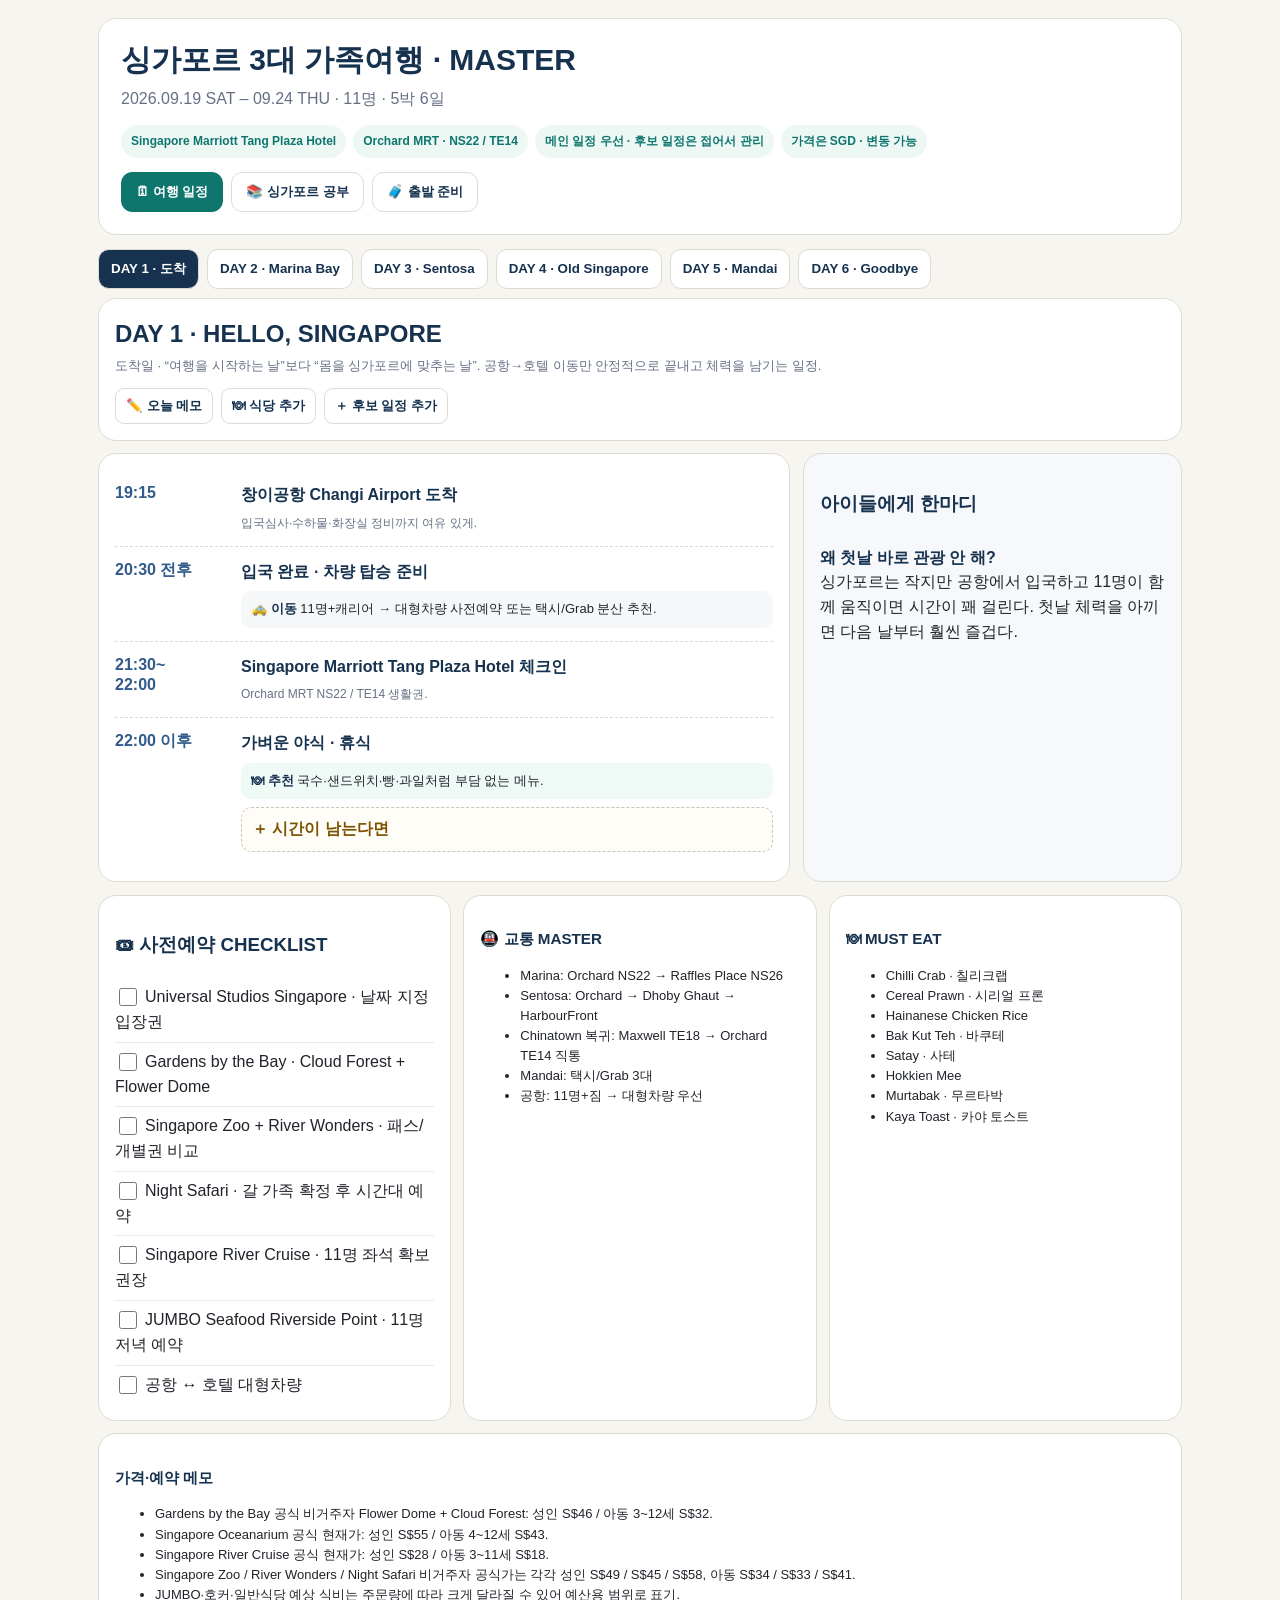
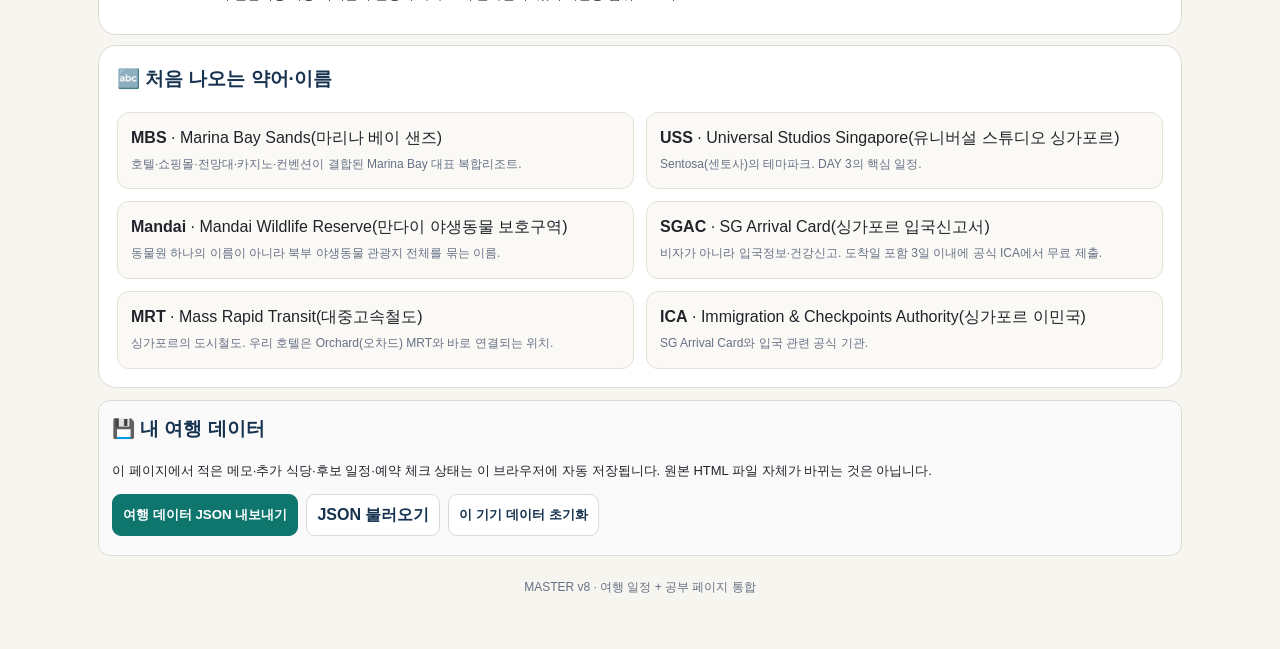
<file: Singapore_Family_Trip_2026_v8.html>
<!doctype html>
<html lang="ko">
<head>
<meta charset="utf-8">
<meta name="viewport" content="width=device-width, initial-scale=1">
<title>Singapore Family Trip 2026 · Master v8</title>
<style>
:root{
 --bg:#f7f5ef;--card:#fff;--ink:#16324f;--muted:#667085;--line:#dedbd2;
 --accent:#0f766e;--soft:#edf8f5;--blue:#315b8a;--warn:#9a6700;--warnbg:#fff8e6;
}
*{box-sizing:border-box}
body{margin:0;background:var(--bg);color:#20242a;font-family:-apple-system,BlinkMacSystemFont,"Segoe UI","Noto Sans KR",Arial,sans-serif;line-height:1.55}
.wrap{max-width:1120px;margin:auto;padding:18px}
.hero,.panel{background:var(--card);border:1px solid var(--line);border-radius:18px}
.hero{padding:22px}
h1{margin:0;color:var(--ink);font-size:30px;line-height:1.25}
h2,h3{color:var(--ink)}
.sub{margin-top:8px;color:var(--muted)}
.badges{display:flex;gap:7px;flex-wrap:wrap;margin-top:14px}
.badge{font-size:12px;font-weight:700;color:var(--accent);background:var(--soft);padding:7px 10px;border-radius:999px}
.tabs{display:flex;gap:8px;overflow:auto;padding:14px 0 9px;scrollbar-width:thin}
.tab{border:1px solid var(--line);background:#fff;color:var(--ink);border-radius:11px;padding:10px 12px;font-weight:800;white-space:nowrap;cursor:pointer}
.tab.active{background:var(--ink);color:white}
.day{display:none}.day.active{display:block}
.dayhead{padding:16px 18px;margin-bottom:12px}
.dayhead h2{margin:0 0 4px}.dayhead .theme{color:var(--muted);font-size:13px}
.layout{display:grid;grid-template-columns:minmax(0,1.55fr) minmax(280px,.85fr);gap:13px}
.panel{padding:16px}
.timeline{display:grid;gap:0}
.slot{padding:13px 0;border-bottom:1px dashed #ddd9cf}
.slot:last-child{border-bottom:0}
.slot-top{display:grid;grid-template-columns:112px minmax(0,1fr);gap:14px;align-items:start}
.when{font-weight:850;color:var(--blue);line-height:1.25;word-break:keep-all}
.activity{min-width:0}
.activity b{color:var(--ink)}
.steps{margin:5px 0 0;padding-left:20px}
.steps li{margin:3px 0}
.meta{margin-top:7px;padding:8px 10px;border-radius:10px;background:#f6f7f9;font-size:13px}
.meta strong{color:var(--ink)}
.foodmeta{background:#eff9f6}
.note{margin-top:6px;color:var(--muted);font-size:12px}
details{margin-top:8px;border:1px dashed #c9c4b8;border-radius:10px;background:#fffdf7}
summary{cursor:pointer;padding:9px 10px;font-weight:800;color:#7d5200;list-style:none}
summary::-webkit-details-marker{display:none}
summary:before{content:"＋ ";font-weight:900}
details[open] summary:before{content:"－ "}
.details-body{padding:0 11px 10px;font-size:13px}
.knowledge{background:#f7f8fb}
.knowledge .fact{padding:9px 0;border-bottom:1px solid #e7e8ec}
.knowledge .fact:last-child{border-bottom:0}
.knowledge b{color:var(--ink)}
.price{font-weight:800;color:#7d5200}
.checklist label{display:block;padding:7px 0;border-bottom:1px solid #ece9e2}
.checklist label:last-child{border-bottom:0}
input[type=checkbox]{width:18px;height:18px;vertical-align:-4px;margin-right:8px}
.mastergrid{display:grid;grid-template-columns:repeat(3,1fr);gap:12px;margin-top:13px}
.mini{font-size:13px}
.footer{text-align:center;color:var(--muted);font-size:12px;margin:22px 0 34px}

.modebar{display:flex;gap:8px;margin-top:14px;flex-wrap:wrap}
.modebtn{border:1px solid var(--line);background:#fff;color:var(--ink);border-radius:11px;padding:10px 14px;font-weight:850;cursor:pointer}
.modebtn.active{background:var(--accent);color:#fff;border-color:var(--accent)}
.tripview,.studyview{display:none}.tripview.active,.studyview.active{display:block}
.studyintro{padding:18px;margin-top:12px}
.studytabs{display:flex;gap:8px;overflow:auto;padding:12px 0 8px}
.studytab{border:1px solid var(--line);background:#fff;border-radius:10px;padding:9px 11px;font-weight:800;white-space:nowrap;cursor:pointer;color:var(--ink)}
.studytab.active{background:var(--blue);color:#fff}
.study{display:none}.study.active{display:block}
.studycard{padding:20px;margin-top:10px}
.studycard h2{margin-top:0}
.kicker{font-size:13px;color:var(--accent);font-weight:850;margin-bottom:5px}
.bigline{font-size:18px;font-weight:850;color:var(--ink);padding:11px 13px;background:var(--soft);border-radius:12px;margin:10px 0 14px}
.flow{display:grid;grid-template-columns:repeat(4,1fr);gap:8px;margin:12px 0}
.flow div{padding:10px;border-radius:11px;background:#f7f8fb;text-align:center;font-size:12px;font-weight:800;color:var(--ink);border:1px solid #e5e7eb}
.studycols{display:grid;grid-template-columns:1.15fr .85fr;gap:14px}
.studybox{background:#faf9f5;border:1px solid #e6e2d8;border-radius:12px;padding:13px}
.studybox h3{margin:0 0 7px;font-size:15px}
.studybox ul{margin-top:5px}
.childline{margin-top:12px;padding:11px 12px;border-left:4px solid var(--accent);background:#f2fbf8}
.triplink{margin-top:10px;padding:10px;border-left:4px solid var(--blue);background:#f4f7fb;font-size:13px}

.placeinfo{display:block;margin:2px 0 5px 0;color:var(--muted);font-size:12px;line-height:1.45}
.placeinfo:before{content:"↳ ";color:var(--accent);font-weight:900}
.story{font-size:15px;line-height:1.85}
.story p{margin:0 0 14px}
.era{margin:18px 0 7px;font-size:17px;color:var(--ink);font-weight:900}
.year{display:inline-block;min-width:76px;color:var(--accent);font-weight:900}
.sidefact{margin:12px 0;padding:11px 12px;background:#faf9f5;border:1px solid #e6e2d8;border-radius:11px;font-size:13px}
.sidefact b{color:var(--ink)}


.editbar{display:flex;flex-wrap:wrap;gap:8px;margin:12px 0 0}
.editbtn,.smallbtn{border:1px solid var(--line);background:#fff;border-radius:9px;padding:8px 10px;font-weight:800;color:var(--ink);cursor:pointer}
.editbtn.primary{background:var(--accent);color:#fff;border-color:var(--accent)}
.editorbox{margin-top:10px;padding:11px;border:1px solid #d9e3e0;background:#f8fcfb;border-radius:11px}
.editorbox textarea,.editorbox input{width:100%;border:1px solid #cfd6d3;border-radius:8px;padding:9px;font:inherit;background:#fff}
.editorbox textarea{min-height:78px;resize:vertical}
.editrow{display:grid;grid-template-columns:1fr auto;gap:8px;margin-top:8px}
.savednote{margin-top:8px;padding:9px 10px;border-radius:9px;background:#fff8e6;border-left:4px solid #c58a00;font-size:13px;white-space:pre-wrap}
.userlist{margin:8px 0 0;padding-left:20px}
.userlist li{margin:5px 0}
.useritem{display:flex;gap:7px;align-items:flex-start}
.useritem span{flex:1}
.removebtn{border:0;background:transparent;cursor:pointer;color:#a33;font-weight:900}
.datatools{margin-top:12px;padding:13px;border:1px solid var(--line);border-radius:12px;background:#fafafa}
.statusmsg{font-size:12px;color:var(--muted);margin-top:6px}


.prepview{display:none}.prepview.active{display:block}
.prepnav{display:flex;gap:8px;overflow:auto;padding:12px 0 8px}
.prepsection{padding:18px;margin:10px 0}
.prepgrid{display:grid;grid-template-columns:1fr 1fr;gap:12px}
.checkgroup{background:#fafafa;border:1px solid var(--line);border-radius:12px;padding:13px}
.checkgroup h3{margin:0 0 9px;font-size:15px}
.localcheck{display:flex;align-items:flex-start;gap:8px;padding:7px 0;border-bottom:1px dashed #e4e4e4;font-size:13px}
.localcheck:last-child{border-bottom:0}
.localcheck input{margin-top:3px;transform:scale(1.12)}
.deadline{display:inline-block;font-size:11px;font-weight:850;padding:2px 6px;border-radius:6px;background:#fff1df;color:#9a5b00;margin-left:4px}
@media(max-width:820px){.prepgrid{grid-template-columns:1fr}}

@media(max-width:820px){.studycols,.flow{grid-template-columns:1fr 1fr}}

@media(max-width:820px){
 .wrap{padding:11px}.layout,.mastergrid{grid-template-columns:1fr}
 h1{font-size:24px}
 .slot-top{grid-template-columns:1fr;gap:4px}
 .when{font-size:13px}
}
@media print{
 body{background:#fff}.tabs{display:none}.day{display:block!important;page-break-before:always}
 .day:first-of-type{page-break-before:auto}.wrap{max-width:none}.hero,.panel{break-inside:avoid}
 details{display:block}details>.details-body{display:block}
}
</style>
</head>
<body>
<div class="wrap">
<section class="hero">
 <h1>싱가포르 3대 가족여행 · MASTER</h1>
 <div class="sub">2026.09.19 SAT – 09.24 THU · 11명 · 5박 6일</div>
 <div class="badges">
  <span class="badge">Singapore Marriott Tang Plaza Hotel</span>
  <span class="badge">Orchard MRT · NS22 / TE14</span>
  <span class="badge">메인 일정 우선 · 후보 일정은 접어서 관리</span>
  <span class="badge">가격은 SGD · 변동 가능</span>
 </div>
 <div class="modebar">
  <button class="modebtn active" data-mode="trip">🗓 여행 일정</button>
  <button class="modebtn" data-mode="study">📚 싱가포르 공부</button>
  <button class="modebtn" data-mode="prep">🧳 출발 준비</button>
 </div>
</section>

<div id="tripview" class="tripview active">
<nav class="tabs">
 <button class="tab active" data-day="d1">DAY 1 · 도착</button>
 <button class="tab" data-day="d2">DAY 2 · Marina Bay</button>
 <button class="tab" data-day="d3">DAY 3 · Sentosa</button>
 <button class="tab" data-day="d4">DAY 4 · Old Singapore</button>
 <button class="tab" data-day="d5">DAY 5 · Mandai</button>
 <button class="tab" data-day="d6">DAY 6 · Goodbye</button>
</nav>

<section id="d1" class="day active">
 <div class="panel dayhead"><h2>DAY 1 · HELLO, SINGAPORE</h2><div class="theme">도착일 · “여행을 시작하는 날”보다 “몸을 싱가포르에 맞추는 날”. 공항→호텔 이동만 안정적으로 끝내고 체력을 남기는 일정.</div>
        <div class="editbar">
          <button class="smallbtn" onclick="toggleEditor('d1-memo')">✏️ 오늘 메모</button>
          <button class="smallbtn" onclick="toggleEditor('d1-food')">🍽 식당 추가</button>
          <button class="smallbtn" onclick="toggleEditor('d1-candidate')">＋ 후보 일정 추가</button>
        </div>
        <div id="d1-memo" class="editorbox" hidden>
          <textarea id="d1-memo-input" placeholder="가족과 공유할 메모, 예약시간, 주의사항 등을 적어두세요."></textarea>
          <div class="editrow"><div></div><button class="editbtn primary" onclick="saveMemo('d1')">메모 저장</button></div>
          <div id="d1-memo-view"></div>
        </div>
        <div id="d1-food" class="editorbox" hidden>
          <input id="d1-food-name" placeholder="식당 이름">
          <input id="d1-food-info" style="margin-top:7px" placeholder="메뉴 / 가격 / 예약시간 / 위치 메모">
          <div class="editrow"><div></div><button class="editbtn primary" onclick="addListItem('d1','food')">식당 추가</button></div>
          <ul id="d1-food-list" class="userlist"></ul>
        </div>
        <div id="d1-candidate" class="editorbox" hidden>
          <input id="d1-candidate-name" placeholder="후보 일정 또는 장소">
          <input id="d1-candidate-info" style="margin-top:7px" placeholder="언제 넣을지 / 조건 / 간단 메모">
          <div class="editrow"><div></div><button class="editbtn primary" onclick="addListItem('d1','candidate')">후보 추가</button></div>
          <ul id="d1-candidate-list" class="userlist"></ul>
        </div>
        </div>
 <div class="layout">
  <div class="panel timeline">
   <div class="slot"><div class="slot-top"><div class="when">19:15</div><div class="activity"><b>창이공항 Changi Airport 도착</b><div class="note">입국심사·수하물·화장실 정비까지 여유 있게.</div></div></div></div>
   <div class="slot"><div class="slot-top"><div class="when">20:30 전후</div><div class="activity"><b>입국 완료 · 차량 탑승 준비</b><div class="meta"><strong>🚕 이동</strong> 11명+캐리어 → 대형차량 사전예약 또는 택시/Grab 분산 추천.</div></div></div></div>
   <div class="slot"><div class="slot-top"><div class="when">21:30~<br>22:00</div><div class="activity"><b>Singapore Marriott Tang Plaza Hotel 체크인</b><div class="note">Orchard MRT NS22 / TE14 생활권.</div></div></div></div>
   <div class="slot"><div class="slot-top"><div class="when">22:00 이후</div><div class="activity"><b>가벼운 야식 · 휴식</b><div class="foodmeta meta"><strong>🍽 추천</strong> 국수·샌드위치·빵·과일처럼 부담 없는 메뉴.</div>
   <details><summary>시간이 남는다면</summary><div class="details-body">Orchard Road(오차드 로드) 산책 → ION Orchard 또는 TANGS에서 생필품·간식 구매. Jewel은 마지막 날로 남김.</div></details></div></div></div>
  </div>
  <aside class="panel knowledge"><h3>아이들에게 한마디</h3><div class="fact"><b>왜 첫날 바로 관광 안 해?</b><br>싱가포르는 작지만 공항에서 입국하고 11명이 함께 움직이면 시간이 꽤 걸린다. 첫날 체력을 아끼면 다음 날부터 훨씬 즐겁다.</div></aside>
 </div>
</section>

<section id="d2" class="day">
 <div class="panel dayhead"><h2>DAY 2 · ICONIC SINGAPORE</h2><div class="theme">현대 싱가포르를 가장 압축해서 보는 날. 간척·도시계획·관광전략·정원도시·야경까지, “국가가 설계한 미래도시”를 보는 일정.</div>
        <div class="editbar">
          <button class="smallbtn" onclick="toggleEditor('d2-memo')">✏️ 오늘 메모</button>
          <button class="smallbtn" onclick="toggleEditor('d2-food')">🍽 식당 추가</button>
          <button class="smallbtn" onclick="toggleEditor('d2-candidate')">＋ 후보 일정 추가</button>
        </div>
        <div id="d2-memo" class="editorbox" hidden>
          <textarea id="d2-memo-input" placeholder="가족과 공유할 메모, 예약시간, 주의사항 등을 적어두세요."></textarea>
          <div class="editrow"><div></div><button class="editbtn primary" onclick="saveMemo('d2')">메모 저장</button></div>
          <div id="d2-memo-view"></div>
        </div>
        <div id="d2-food" class="editorbox" hidden>
          <input id="d2-food-name" placeholder="식당 이름">
          <input id="d2-food-info" style="margin-top:7px" placeholder="메뉴 / 가격 / 예약시간 / 위치 메모">
          <div class="editrow"><div></div><button class="editbtn primary" onclick="addListItem('d2','food')">식당 추가</button></div>
          <ul id="d2-food-list" class="userlist"></ul>
        </div>
        <div id="d2-candidate" class="editorbox" hidden>
          <input id="d2-candidate-name" placeholder="후보 일정 또는 장소">
          <input id="d2-candidate-info" style="margin-top:7px" placeholder="언제 넣을지 / 조건 / 간단 메모">
          <div class="editrow"><div></div><button class="editbtn primary" onclick="addListItem('d2','candidate')">후보 추가</button></div>
          <ul id="d2-candidate-list" class="userlist"></ul>
        </div>
        </div>
 <div class="layout">
  <div class="panel timeline">
   <div class="slot"><div class="slot-top"><div class="when">10:00</div><div class="activity"><b>호텔 출발 → Merlion Park(머라이언 파크)</b><div class="meta"><strong>🚇 MRT</strong> Orchard NS22 → Raffles Place NS26 직통 · 이후 도보 약 10분.</div></div></div></div>
   <div class="slot"><div class="slot-top"><div class="when">10:30~12:30</div><div class="activity"><ul class="steps"><li>Merlion Park(머라이언 파크)<span class="placeinfo">싱가포르 대표 상징. 머라이언과 MBS가 함께 보이는 방향에서 가족사진 추천.</span></li><li>Esplanade – Theatres on the Bay(에스플러네이드)<span class="placeinfo">두리안처럼 보이는 공연장. 강 건너 Civic District와 Marina Bay 경관을 같이 보기.</span></li><li>Singapore Flyer(싱가포르 플라이어)<span class="placeinfo">대형 관람차. 높은 곳에서 간척지와 Marina Bay 전체 구조를 보는 포인트.</span></li></ul><div class="note">오전 루트는 옆으로 나열하지 않고 위에서 아래 순서대로 이동.</div></div></div></div>
   <div class="slot"><div class="slot-top"><div class="when">12:30~14:00</div><div class="activity"><b>점심 + 에어컨 휴식</b><div class="foodmeta meta"><strong>🍽 추천 식사</strong> Marina Bay/MBS 일대. 가족 편의 우선. 1인 대략 S$15~30 예상.</div></div></div></div>
   <div class="slot"><div class="slot-top"><div class="when">14:00~16:30</div><div class="activity"><ul class="steps"><li>Helix Bridge(헬릭스 브리지)<span class="placeinfo">DNA 이중나선에서 착안한 보행교. 다리 자체와 MBS 방향 사진 포인트.</span></li><li>Marina Bay Sands(마리나 베이 샌즈, MBS)<span class="placeinfo">호텔·쇼핑·컨벤션·카지노를 묶은 복합리조트. 싱가포르 관광산업 전략의 상징.</span></li><li>The Shoppes at Marina Bay Sands(마리나 베이 샌즈 쇼핑몰)<span class="placeinfo">더위를 피하며 식사·화장실·카페 휴식을 하기 좋은 실내 거점.</span></li></ul><div class="meta"><strong>🚶 이동</strong> 기본 도보. 더위·아이 낮잠 상황이면 짧은 택시 적극 활용.</div>
   <details><summary>시간이 남는다면</summary><div class="details-body">ArtScience Museum(아트사이언스 뮤지엄) 또는 쇼핑몰 카페에서 긴 휴식.</div></details></div></div></div>
   <div class="slot"><div class="slot-top"><div class="when">17:00~19:00</div><div class="activity"><ul class="steps"><li>Gardens by the Bay(가든스 바이 더 베이)<span class="placeinfo">간척지 위에 만든 거대한 도심 정원. ‘Garden City’ 정책을 눈으로 보는 장소.</span></li><li>Cloud Forest(클라우드 포레스트)<span class="placeinfo">거대한 실내 폭포와 고산 식생이 핵심. 더운 오후에 넣기 좋은 실내 코스.</span></li><li>Flower Dome(플라워 돔)<span class="placeinfo">세계 여러 기후대의 식물을 전시하는 대형 온실. 아이들과 천천히 보기 좋음.</span></li></ul><div class="meta"><strong>🎟 참고</strong> 비거주자 Cloud Forest+Flower Dome 공식가: 성인 S$46 / 아동 3~12세 S$32. 권장 관람 약 2시간.</div></div></div></div>
   <div class="slot"><div class="slot-top"><div class="when">19:00 전후</div><div class="activity"><b>저녁식사</b><div class="foodmeta meta"><strong>🍽 현지 메뉴</strong> Satay(사테) · Hokkien Mee(호키엔 미) · BBQ Seafood · Chicken Wings. 호커형 식사라면 1인 약 S$12~25 예상.</div></div></div></div>
   <div class="slot"><div class="slot-top"><div class="when">19:45 이후</div><div class="activity"><ul class="steps"><li>Supertree Grove(슈퍼트리 그로브)<span class="placeinfo">식물이 자라는 거대한 인공 구조물. 낮보다 해질 무렵과 야간 조명이 핵심.</span></li><li>Garden Rhapsody(가든 랩소디)<span class="placeinfo">Supertree 음악·조명 쇼. 시작 전 자리를 잡고 아래에서 올려다보는 방식 추천.</span></li><li>MBS 쪽 이동</li><li>Spectra – A Light & Water Show(스펙트라)</li></ul>
   <details><summary>체력이 남는다면</summary><div class="details-body">Sands SkyPark Observation Deck(샌즈 스카이파크 전망대). Singapore Flyer와 전망 콘텐츠가 겹치므로 필수 아님.</div></details></div></div></div>
  </div>
  <aside>
   <div class="panel knowledge"><h3>아이들에게 설명하기</h3>
    <div class="fact"><b>Marina Bay는 원래부터 이런 땅이 아니야.</b><br>싱가포르는 바다를 메우는 간척으로 도시 공간을 넓혀 왔다. 지금의 마리나 베이는 독립 이후 국가가 계획해 만든 ‘새로운 싱가포르’의 상징이다.</div>
    <div class="fact"><b>Merlion(머라이언)</b><br>물고기 몸은 항구도시의 뿌리, 사자 머리는 ‘싱가푸라(사자의 도시)’ 전설을 상징한다.</div>
    <div class="fact"><b>Supertree</b><br>단순 조형물이 아니라 식물·도시 기술·친환경 이미지를 결합한 싱가포르식 미래도시 상징이다.</div>
   </div>
  </aside>
 </div>
</section>

<section id="d3" class="day">
 <div class="panel dayhead"><h2>DAY 3 · FUN SINGAPORE</h2><div class="theme">아이들이 여행의 주인공이 되는 날. 관광지 완주보다 놀이와 체력 배분이 핵심이며, USS를 충분히 즐기는 것을 기본으로 잡는 일정.</div>
        <div class="editbar">
          <button class="smallbtn" onclick="toggleEditor('d3-memo')">✏️ 오늘 메모</button>
          <button class="smallbtn" onclick="toggleEditor('d3-food')">🍽 식당 추가</button>
          <button class="smallbtn" onclick="toggleEditor('d3-candidate')">＋ 후보 일정 추가</button>
        </div>
        <div id="d3-memo" class="editorbox" hidden>
          <textarea id="d3-memo-input" placeholder="가족과 공유할 메모, 예약시간, 주의사항 등을 적어두세요."></textarea>
          <div class="editrow"><div></div><button class="editbtn primary" onclick="saveMemo('d3')">메모 저장</button></div>
          <div id="d3-memo-view"></div>
        </div>
        <div id="d3-food" class="editorbox" hidden>
          <input id="d3-food-name" placeholder="식당 이름">
          <input id="d3-food-info" style="margin-top:7px" placeholder="메뉴 / 가격 / 예약시간 / 위치 메모">
          <div class="editrow"><div></div><button class="editbtn primary" onclick="addListItem('d3','food')">식당 추가</button></div>
          <ul id="d3-food-list" class="userlist"></ul>
        </div>
        <div id="d3-candidate" class="editorbox" hidden>
          <input id="d3-candidate-name" placeholder="후보 일정 또는 장소">
          <input id="d3-candidate-info" style="margin-top:7px" placeholder="언제 넣을지 / 조건 / 간단 메모">
          <div class="editrow"><div></div><button class="editbtn primary" onclick="addListItem('d3','candidate')">후보 추가</button></div>
          <ul id="d3-candidate-list" class="userlist"></ul>
        </div>
        </div>
 <div class="layout">
  <div class="panel timeline">
   <div class="slot"><div class="slot-top"><div class="when">08:30</div><div class="activity"><b>호텔 출발 → VivoCity(비보시티)</b><div class="meta"><strong>🚇 MRT</strong> Orchard NS22 → Dhoby Ghaut NS24 → North East Line 환승 → HarbourFront NE1 → VivoCity.</div></div></div></div>
   <div class="slot"><div class="slot-top"><div class="when">09:15~10:00</div><div class="activity"><b>Sentosa Express(센토사 익스프레스) → Resorts World Sentosa</b><div class="note">화장실·간식·유모차 정비 후 입장.</div></div></div></div>
   <div class="slot"><div class="slot-top"><div class="when">10:00~저녁</div><div class="activity"><b>Universal Studios Singapore(유니버설 스튜디오 싱가포르, USS) 종일</b><span class="placeinfo">오늘의 메인. ‘다른 곳도 봐야 한다’는 생각보다 USS에서 충분히 노는 것이 우선.</span><ul class="steps"><li>오전 인기 어트랙션 우선</li><li>RIDE TEAM / EASY TEAM 분리 가능</li><li>점심 후 다시 합류</li><li>운영시간·어트랙션 휴장은 날짜 직전 재확인</li></ul><div class="meta"><strong>🎟 공식</strong> 날짜 지정 1일권. 성인 13세+, 아동 4~12세 구분. 공식 페이지는 성인권 S$76부터 안내.</div><div class="foodmeta meta"><strong>🍽 USS 내부</strong> Burger · Fried Chicken · Fries · Pasta 등. 1인 약 S$20~30 예상.</div>
   <details><summary>USS를 일찍 나오게 된다면 · 후보 일정</summary><div class="details-body"><ol><li><b>Singapore Oceanarium(싱가포르 오셔너리움)</b><span class="placeinfo">USS를 일찍 마쳤을 때 가장 자연스럽게 연결되는 실내 후보. 해양생태·보전 중심.</span> — 가장 추천. 공식가 성인 S$55 / 아동 4~12세 S$43.</li><li><b>Skyline Luge Sentosa(스카이라인 루지)</b><span class="placeinfo">카트를 타고 경사로를 내려오는 체험. 활동적인 어른·7세 아이 후보.</span> — 활동파.</li><li><b>Siloso Beach(실로소 비치)</b><span class="placeinfo">관광을 더 하기보다 바다를 보며 쉬는 선택지.</span> — 부모님/아이 휴식.</li><li><b>Wings of Time(윙스 오브 타임)</b><span class="placeinfo">센토사 해변의 야간 멀티미디어 쇼. 그날 체력이 충분할 때만.</span> — 저녁까지 체력이 남을 때.</li></ol><div class="note">USS를 충분히 즐겼다면 모두 생략. 후보 때문에 USS를 일찍 나올 필요는 없음.</div></div></details></div></div></div>
   <div class="slot"><div class="slot-top"><div class="when">저녁 / 귀가</div><div class="activity"><b>Sentosa 또는 VivoCity 저녁 → 호텔</b><div class="foodmeta meta"><strong>🍽 추천</strong> Xiao Long Bao(샤오롱바오) · Fried Rice(볶음밥) · Noodles(면) · Dim Sum(딤섬). VivoCity에서 1인 S$20~40 예상.</div><div class="meta"><strong>🚕 귀가</strong> 아이들이 지치면 MRT보다 Grab/택시 우선.</div></div></div></div>
  </div>
  <aside class="panel knowledge"><h3>아이들에게 설명하기</h3>
   <div class="fact"><b>Sentosa는 왜 관광섬이 됐을까?</b><br>원래 군사·방어 기능이 있던 섬을 국가가 대규모 휴양·관광지로 개발했다. 싱가포르가 ‘무역도시’에서 ‘관광도시’까지 확장한 모습을 보여준다.</div>
   <div class="fact"><b>Oceanarium</b><br>기존 S.E.A. Aquarium을 크게 확장한 해양 교육·보전형 시설이다.</div>
  </aside>
 </div>
</section>

<section id="d4" class="day">
 <div class="panel dayhead"><h2>DAY 4 · OLD SINGAPORE</h2><div class="theme">싱가포르의 과거를 시간순으로 걷는 날. 식민지 행정도시→이민자 생활공간→무역항으로 이어지는 “옛 싱가포르”의 구조를 읽는 일정.</div>
        <div class="editbar">
          <button class="smallbtn" onclick="toggleEditor('d4-memo')">✏️ 오늘 메모</button>
          <button class="smallbtn" onclick="toggleEditor('d4-food')">🍽 식당 추가</button>
          <button class="smallbtn" onclick="toggleEditor('d4-candidate')">＋ 후보 일정 추가</button>
        </div>
        <div id="d4-memo" class="editorbox" hidden>
          <textarea id="d4-memo-input" placeholder="가족과 공유할 메모, 예약시간, 주의사항 등을 적어두세요."></textarea>
          <div class="editrow"><div></div><button class="editbtn primary" onclick="saveMemo('d4')">메모 저장</button></div>
          <div id="d4-memo-view"></div>
        </div>
        <div id="d4-food" class="editorbox" hidden>
          <input id="d4-food-name" placeholder="식당 이름">
          <input id="d4-food-info" style="margin-top:7px" placeholder="메뉴 / 가격 / 예약시간 / 위치 메모">
          <div class="editrow"><div></div><button class="editbtn primary" onclick="addListItem('d4','food')">식당 추가</button></div>
          <ul id="d4-food-list" class="userlist"></ul>
        </div>
        <div id="d4-candidate" class="editorbox" hidden>
          <input id="d4-candidate-name" placeholder="후보 일정 또는 장소">
          <input id="d4-candidate-info" style="margin-top:7px" placeholder="언제 넣을지 / 조건 / 간단 메모">
          <div class="editrow"><div></div><button class="editbtn primary" onclick="addListItem('d4','candidate')">후보 추가</button></div>
          <ul id="d4-candidate-list" class="userlist"></ul>
        </div>
        </div>
 <div class="layout">
  <div class="panel timeline">
   <div class="slot"><div class="slot-top"><div class="when">09:00 전후</div><div class="activity"><b>호텔 → Fort Canning Tree Tunnel(포트 캐닝 트리 터널)</b><div class="meta"><strong>🚕 추천</strong> 11명이라 택시/Grab 3대가 효율적.</div></div></div></div>
   <div class="slot"><div class="slot-top"><div class="when">09:30~12:30</div><div class="activity"><ul class="steps"><li>Fort Canning Tree Tunnel</li><li>National Museum of Singapore(싱가포르 국립박물관)<span class="placeinfo">싱가포르 역사의 전체 줄거리를 잡기 가장 좋은 박물관. 전부보다 역사 전시 중심.</span></li><li>CHIJMES(차임스)<span class="placeinfo">옛 가톨릭 수녀원·학교를 보존해 식당·상업공간으로 바꾼 사례. 건축과 재생에 주목.</span></li><li>Raffles Hotel Singapore(래플스 호텔)<span class="placeinfo">식민지 시대의 고급호텔 상징. 건물 외관과 식민지 시대 분위기를 보는 정도.</span></li><li>St Andrew’s Cathedral(세인트 앤드루 대성당)<span class="placeinfo">영국 식민지 시기 성공회 대성당. 주변 Civic District와 함께 보기.</span></li><li>Padang(파당 광장)<span class="placeinfo">식민지 행정 중심의 큰 잔디광장. 주변 국가기관 건물과 공간 배치를 함께 보기.</span></li></ul>
   <details><summary>시간이 남는다면</summary><div class="details-body">National Gallery Singapore(내셔널 갤러리 싱가포르) 내부관람 또는 Raffles City(래플스 시티) 휴식.</div></details></div></div></div>
   <div class="slot"><div class="slot-top"><div class="when">12:30~15:30</div><div class="activity"><b>Chinatown(차이나타운)</b><ul class="steps"><li>Pagoda Street(파고다 스트리트)<span class="placeinfo">차이나타운의 관광 중심 거리. Shophouse 형태와 골목 폭을 관찰.</span></li><li>Sri Mariamman Temple(스리 마리암만 사원)<span class="placeinfo">싱가포르에서 가장 오래된 힌두 사원. ‘차이나타운 안의 인도 사원’이라는 점이 중요.</span></li><li>Buddha Tooth Relic Temple(불아사)<span class="placeinfo">2007년에 문을 연 비교적 새로운 불교사원. 오래된 유적이라고 오해하지 않기.</span></li><li>Maxwell Food Centre(맥스웰 푸드센터)<span class="placeinfo">노점 음식이 제도화된 Hawker Centre 문화를 직접 경험하는 장소.</span></li></ul><div class="foodmeta meta"><strong>🍽 Maxwell 현지 메뉴</strong> Hainanese Chicken Rice(하이난식 치킨라이스) · Char Kway Teow(차퀘이테오) · Popiah(포피아) · Hokkien Mee(호키엔 미) · Sugar Cane Juice. 1인 약 S$8~18 예상.</div></div></div></div>
   <div class="slot"><div class="slot-top"><div class="when">15:30~17:30</div><div class="activity"><b>호텔 휴식 권장</b><div class="meta"><strong>🚇 MRT</strong> Maxwell TE18 → Orchard TE14 직통. 환승 없이 복귀 가능.</div></div></div></div>
   <div class="slot"><div class="slot-top"><div class="when">18:00 이후</div><div class="activity"><ul class="steps"><li>Old Hill Street Police Station(올드 힐 스트리트 경찰서)<span class="placeinfo">무지개색 창문으로 유명한 옛 경찰서 건물. 낮·해질 무렵 사진 포인트.</span></li><li>Clarke Quay(클락키)<span class="placeinfo">옛 창고·부두 지역을 식당과 야간 상권으로 재생한 곳.</span></li><li>Singapore River Cruise(싱가포르 리버 크루즈)<span class="placeinfo">옛 무역항에서 현대 Marina Bay까지 도시 변화가 한 번에 이어지는 약 40분 코스.</span></li><li>JUMBO Seafood Riverside Point 저녁</li></ul><div class="meta"><strong>🎟 River Cruise 공식</strong> 약 40분 · 성인 S$28 / 아동 3~11세 S$18. 현장구매 가능하지만 11명은 사전확보 권장.</div><div class="foodmeta meta"><strong>🍽 JUMBO 추천</strong> Award-winning Chilli Crab(칠리크랩) · Cereal Prawn(시리얼 프론) · Man Tou(만터우) · Fried Rice · Kangkung. 11명 가족식은 대략 총 S$550~800 수준으로 넉넉히 예산 잡기.</div></div></div></div>
  </div>
  <aside class="panel knowledge"><h3>아이들에게 설명하기</h3>
   <div class="fact"><b>왜 Chinatown에 힌두 사원과 모스크도 있을까?</b><br>싱가포르는 처음부터 한 민족만 살던 도시가 아니라 항구를 중심으로 중국·인도·말레이·아랍 상인과 노동자가 섞여 살던 도시였다.</div>
   <div class="fact"><b>Singapore River</b><br>옛날에는 배·창고·시장·노동자가 몰리던 ‘도시의 일터’였다. 지금의 야경을 보면서 옛 무역항을 상상하면 된다.</div>
   <div class="fact"><b>Raffles</b><br>1819년 영국의 교역 거점 구축과 연결되는 이름. 현대 싱가포르에서는 식민지 역사로서 비판적·복합적으로 보는 대상이다.</div>
  </aside>
 </div>
</section>

<section id="d5" class="day">
 <div class="panel dayhead"><h2>DAY 5 · WILD SINGAPORE</h2><div class="theme">도심을 벗어나 자연과 동물을 보는 날. 리버 원더스와 동물원을 중심으로 하고, 나이트 사파리는 체력에 따라 선택하는 느슨한 일정.</div><div class="sidefact"><b>Mandai(만다이)가 뭐지?</b><br>Mandai(만다이)는 싱가포르 북부의 지역 이름이고, <b>Mandai Wildlife Reserve(만다이 야생동물 보호구역)</b>는 이 일대에 Singapore Zoo(싱가포르 동물원), River Wonders(리버 원더스), Night Safari(나이트 사파리), Bird Paradise(버드 파라다이스), Rainforest Wild Adventure(레인포레스트 와일드 어드벤처) 등을 모아 운영하는 통합 야생동물·자연 관광지다. 우리 일정에서는 River Wonders + Singapore Zoo를 기본으로 보고 Night Safari는 선택한다.</div>
        <div class="editbar">
          <button class="smallbtn" onclick="toggleEditor('d5-memo')">✏️ 오늘 메모</button>
          <button class="smallbtn" onclick="toggleEditor('d5-food')">🍽 식당 추가</button>
          <button class="smallbtn" onclick="toggleEditor('d5-candidate')">＋ 후보 일정 추가</button>
        </div>
        <div id="d5-memo" class="editorbox" hidden>
          <textarea id="d5-memo-input" placeholder="가족과 공유할 메모, 예약시간, 주의사항 등을 적어두세요."></textarea>
          <div class="editrow"><div></div><button class="editbtn primary" onclick="saveMemo('d5')">메모 저장</button></div>
          <div id="d5-memo-view"></div>
        </div>
        <div id="d5-food" class="editorbox" hidden>
          <input id="d5-food-name" placeholder="식당 이름">
          <input id="d5-food-info" style="margin-top:7px" placeholder="메뉴 / 가격 / 예약시간 / 위치 메모">
          <div class="editrow"><div></div><button class="editbtn primary" onclick="addListItem('d5','food')">식당 추가</button></div>
          <ul id="d5-food-list" class="userlist"></ul>
        </div>
        <div id="d5-candidate" class="editorbox" hidden>
          <input id="d5-candidate-name" placeholder="후보 일정 또는 장소">
          <input id="d5-candidate-info" style="margin-top:7px" placeholder="언제 넣을지 / 조건 / 간단 메모">
          <div class="editrow"><div></div><button class="editbtn primary" onclick="addListItem('d5','candidate')">후보 추가</button></div>
          <ul id="d5-candidate-list" class="userlist"></ul>
        </div>
        </div>
 <div class="layout">
  <div class="panel timeline">
   <div class="slot"><div class="slot-top"><div class="when">08:00 전후</div><div class="activity"><b>호텔 → Mandai</b><div class="meta"><strong>🚕 추천</strong> Grab/택시 3대. MRT+버스 환승보다 체력 절약 가치가 큼.</div></div></div></div>
   <div class="slot"><div class="slot-top"><div class="when">09:00~11:30</div><div class="activity"><b>River Wonders(리버 원더스)</b><span class="placeinfo">세계의 강 생태계를 주제로 한 동물원. 판다와 실내·반실내 동선이 강점.</span><div class="meta"><strong>🎟 공식 비거주자</strong> 성인 S$45 / 아동 3~12세 S$33.</div><div class="note">Amazon River Quest는 2026.08.31~09.30 정비 휴장 예정 → 이번 여행에서는 제외.</div></div></div></div>
   <div class="slot"><div class="slot-top"><div class="when">11:30~12:30</div><div class="activity"><b>점심 + 에어컨 휴식</b><div class="foodmeta meta"><strong>🍽 추천 방식</strong> Mandai 내 캐주얼 식당에서 Rice · Noodles · Chicken 등. 1인 약 S$15~25 예상. 맛집보다 체력 우선.</div></div></div></div>
   <div class="slot"><div class="slot-top"><div class="when">12:30~17:00</div><div class="activity"><b>Singapore Zoo(싱가포르 동물원)</b><span class="placeinfo">철창보다 자연 지형을 활용한 오픈형 전시가 특징. 완주보다 핵심 동물 위주.</span><div class="meta"><strong>🎟 공식 비거주자</strong> 성인 S$49 / 아동 3~12세 S$34 · 트램 포함.</div><div class="note">전 구역 완주보다 보고 싶은 동물·프레젠테이션 중심.</div></div></div></div>
   <div class="slot"><div class="slot-top"><div class="when">17:00~18:30</div><div class="activity"><b>저녁 + 휴식</b><details><summary>저녁 이후 후보 일정</summary><div class="details-body"><b>Night Safari(나이트 사파리)</b><span class="placeinfo">야행성 동물을 밤에 관찰하도록 만든 야간 동물원. 낮 일정 뒤 체력 부담은 큼.</span> — 체력 충분한 가족만. 공식 비거주자 성인 S$58 / 아동 3~12세 S$41. 부모님·3세 가족은 호텔 선귀가 가능.</div></details></div></div></div>
  </div>
  <aside class="panel knowledge"><h3>아이들에게 설명하기</h3>
   <div class="fact"><b>Singapore Zoo의 특징</b><br>철창보다 지형·수로 등을 활용한 ‘오픈 콘셉트’ 전시로 유명하다.</div>
   <div class="fact"><b>Night Safari</b><br>세계 최초의 야간 동물원으로 알려져 있다. 낮에 자고 밤에 활동하는 동물의 생활을 보도록 설계했다.</div>
   <div class="fact"><b>River Wonders</b><br>강 생태계를 주제로 한 동물원. 단순 수족관이 아니라 세계 여러 강의 생태계를 연결해 보여주는 곳이다.</div>
  </aside>
 </div>
</section>

<section id="d6" class="day">
 <div class="panel dayhead"><h2>DAY 6 · LOCAL & GOODBYE</h2><div class="theme">마지막 날은 싱가포르의 다문화성을 보고 공항 자체를 관광지로 즐기는 날. 인도·말레이 문화에서 시작해 “글로벌 허브” Jewel로 마무리.</div>
        <div class="editbar">
          <button class="smallbtn" onclick="toggleEditor('d6-memo')">✏️ 오늘 메모</button>
          <button class="smallbtn" onclick="toggleEditor('d6-food')">🍽 식당 추가</button>
          <button class="smallbtn" onclick="toggleEditor('d6-candidate')">＋ 후보 일정 추가</button>
        </div>
        <div id="d6-memo" class="editorbox" hidden>
          <textarea id="d6-memo-input" placeholder="가족과 공유할 메모, 예약시간, 주의사항 등을 적어두세요."></textarea>
          <div class="editrow"><div></div><button class="editbtn primary" onclick="saveMemo('d6')">메모 저장</button></div>
          <div id="d6-memo-view"></div>
        </div>
        <div id="d6-food" class="editorbox" hidden>
          <input id="d6-food-name" placeholder="식당 이름">
          <input id="d6-food-info" style="margin-top:7px" placeholder="메뉴 / 가격 / 예약시간 / 위치 메모">
          <div class="editrow"><div></div><button class="editbtn primary" onclick="addListItem('d6','food')">식당 추가</button></div>
          <ul id="d6-food-list" class="userlist"></ul>
        </div>
        <div id="d6-candidate" class="editorbox" hidden>
          <input id="d6-candidate-name" placeholder="후보 일정 또는 장소">
          <input id="d6-candidate-info" style="margin-top:7px" placeholder="언제 넣을지 / 조건 / 간단 메모">
          <div class="editrow"><div></div><button class="editbtn primary" onclick="addListItem('d6','candidate')">후보 추가</button></div>
          <ul id="d6-candidate-list" class="userlist"></ul>
        </div>
        </div>
 <div class="layout">
  <div class="panel timeline">
   <div class="slot"><div class="slot-top"><div class="when">08:00~09:30</div><div class="activity"><b>느긋한 조식 · 체크아웃 · 짐 보관</b></div></div></div>
   <div class="slot"><div class="slot-top"><div class="when">09:30~11:30</div><div class="activity"><ul class="steps"><li>Little India(리틀 인디아)<span class="placeinfo">향신료·꽃·직물·힌두 문화가 살아 있는 인도계 생활권. 색과 냄새도 관찰 포인트.</span></li><li>Tekka Centre(테카 센터)<span class="placeinfo">시장+호커센터. 관광지보다 현지 생활공간을 보는 느낌으로 접근.</span></li></ul><div class="meta"><strong>🚇</strong> Orchard NS22 → Dhoby Ghaut NS24 → North East Line → Little India NE7.</div><div class="foodmeta meta"><strong>🍽 현지 메뉴</strong> Roti Prata(로티 프라타) · Biryani(비리야니) · Fish Head Curry(피시헤드 커리). 식사 기준 1인 약 S$10~25.</div></div></div></div>
   <div class="slot"><div class="slot-top"><div class="when">11:30~14:00</div><div class="activity"><ul class="steps"><li>Kampong Glam(캄퐁 글램)<span class="placeinfo">과거 Malay 왕실·무슬림 공동체 중심지. 싱가포르의 Malay 뿌리를 보는 지역.</span></li><li>Sultan Mosque(술탄 모스크)<span class="placeinfo">황금 돔이 상징인 대표 모스크. 주변 거리와 함께 Malay·Islam 문화 이해.</span></li><li>Arab Street(아랍 스트리트)<span class="placeinfo">직물·향수·공예 상점이 이어지는 거리. Sultan Mosque와 한 묶음.</span></li><li>Haji Lane(하지 레인)<span class="placeinfo">좁은 골목의 벽화·카페·소규모 상점. 전통지역이 현대적으로 소비되는 모습도 볼 것.</span></li><li>Bugis(부기스)<span class="placeinfo">쇼핑·식사·MRT가 모이는 현대 상권. 문화지역 산책 뒤 휴식 거점.</span></li></ul><div class="meta"><strong>🚕</strong> Little India → Kampong Glam은 짧은 택시 추천.</div><div class="foodmeta meta"><strong>🍽 추천 식당</strong> Singapore Zam Zam · Chicken Murtabak(치킨 무르타박), Mutton Murtabak(양고기 무르타박), Chicken Biryani. 공식 메뉴 기준 대략 S$7~23 범위.</div></div></div></div>
   <div class="slot"><div class="slot-top"><div class="when">14:00~15:30</div><div class="activity"><b>호텔 복귀 · 짐 수령 → 공항 이동</b><div class="meta"><strong>🚐</strong> 11명+짐 → 대형차량 사전예약 우선.</div>
   <details><summary>오전 컨디션이 다르면 대체 후보</summary><div class="details-body">Botanic Gardens(싱가포르 보타닉 가든)+Dempsey Hill(뎀시 힐), 또는 Orchard Road 쇼핑. 비가 많으면 실내 쇼핑 후 Jewel로 일찍 이동.</div></details></div></div></div>
   <div class="slot"><div class="slot-top"><div class="when">16:00~18:30</div><div class="activity"><ul class="steps"><li>Jewel Changi Airport(쥬얼 창이공항)<span class="placeinfo">공항을 단순 교통시설이 아니라 관광·쇼핑 목적지로 만든 사례.</span></li><li>HSBC Rain Vortex(레인 보텍스)<span class="placeinfo">Jewel 중앙의 대형 실내 폭포. 위층과 아래층에서 시야가 달라 한 번씩 보기.</span></li><li>마지막 쇼핑</li><li>이른 저녁</li></ul><div class="foodmeta meta"><strong>🍽 추천</strong> Bak Kut Teh(바쿠테) · Kaya Toast(카야 토스트) 또는 가족식. 쇼핑: Kaya Jam · Pandan 제품 · TWG · Bacha Coffee · Salted Egg Snack.</div></div></div></div>
   <div class="slot"><div class="slot-top"><div class="when">19:00 전후</div><div class="activity"><b>터미널 이동 · 체크인</b></div></div></div>
   <div class="slot"><div class="slot-top"><div class="when">22:00</div><div class="activity"><b>KE644 출발</b></div></div></div>
  </div>
  <aside class="panel knowledge"><h3>아이들에게 설명하기</h3>
   <div class="fact"><b>Little India</b><br>영국 식민지 시기 인도계 노동자·상인·군인 등이 모여 살며 형성된 지역. 향신료·꽃·힌두 사원에서 문화가 드러난다.</div>
   <div class="fact"><b>Kampong Glam</b><br>말레이 왕실과 무슬림 공동체의 중심지였던 곳. Sultan Mosque가 핵심 상징이다.</div>
   <div class="fact"><b>왜 마지막에 Jewel?</b><br>공항 자체를 쇼핑·식사·관광 공간으로 만든 싱가포르의 ‘허브 도시’ 전략을 보여준다.</div>
  </aside>
 </div>
</section>

<div class="mastergrid">
 <section class="panel checklist"><h3>🎟 사전예약 CHECKLIST</h3>
  <label><input type="checkbox" id="reserve-0" onchange="saveCheckbox(this)">Universal Studios Singapore · 날짜 지정 입장권</label>
  <label><input type="checkbox" id="reserve-1" onchange="saveCheckbox(this)">Gardens by the Bay · Cloud Forest + Flower Dome</label>
  <label><input type="checkbox" id="reserve-2" onchange="saveCheckbox(this)">Singapore Zoo + River Wonders · 패스/개별권 비교</label>
  <label><input type="checkbox" id="reserve-3" onchange="saveCheckbox(this)">Night Safari · 갈 가족 확정 후 시간대 예약</label>
  <label><input type="checkbox" id="reserve-4" onchange="saveCheckbox(this)">Singapore River Cruise · 11명 좌석 확보 권장</label>
  <label><input type="checkbox" id="reserve-5" onchange="saveCheckbox(this)">JUMBO Seafood Riverside Point · 11명 저녁 예약</label>
  <label><input type="checkbox" id="reserve-6" onchange="saveCheckbox(this)">공항 ↔ 호텔 대형차량</label>
 </section>
 <section class="panel mini"><h3>🚇 교통 MASTER</h3>
  <ul><li>Marina: Orchard NS22 → Raffles Place NS26</li><li>Sentosa: Orchard → Dhoby Ghaut → HarbourFront</li><li>Chinatown 복귀: Maxwell TE18 → Orchard TE14 직통</li><li>Mandai: 택시/Grab 3대</li><li>공항: 11명+짐 → 대형차량 우선</li></ul>
 </section>
 <section class="panel mini"><h3>🍽 MUST EAT</h3>
  <ul><li>Chilli Crab · 칠리크랩</li><li>Cereal Prawn · 시리얼 프론</li><li>Hainanese Chicken Rice</li><li>Bak Kut Teh · 바쿠테</li><li>Satay · 사테</li><li>Hokkien Mee</li><li>Murtabak · 무르타박</li><li>Kaya Toast · 카야 토스트</li></ul>
 </section>
</div>

<div class="panel mini" style="margin-top:12px">
 <h3>가격·예약 메모</h3>
 <ul>
  <li>Gardens by the Bay 공식 비거주자 Flower Dome + Cloud Forest: 성인 S$46 / 아동 3~12세 S$32.</li>
  <li>Singapore Oceanarium 공식 현재가: 성인 S$55 / 아동 4~12세 S$43.</li>
  <li>Singapore River Cruise 공식 현재가: 성인 S$28 / 아동 3~11세 S$18.</li>
  <li>Singapore Zoo / River Wonders / Night Safari 비거주자 공식가는 각각 성인 S$49 / S$45 / S$58, 아동 S$34 / S$33 / S$41.</li>
  <li>JUMBO·호커·일반식당 예상 식비는 주문량에 따라 크게 달라질 수 있어 예산용 범위로 표기.</li>
 </ul>
</div>



<section class="panel prepsection">
<h3 style="margin-top:0">🔤 처음 나오는 약어·이름</h3>
<div class="prepgrid">
 <div class="studybox"><b>MBS</b> · Marina Bay Sands(마리나 베이 샌즈)<br><span class="note">호텔·쇼핑몰·전망대·카지노·컨벤션이 결합된 Marina Bay 대표 복합리조트.</span></div>
 <div class="studybox"><b>USS</b> · Universal Studios Singapore(유니버설 스튜디오 싱가포르)<br><span class="note">Sentosa(센토사)의 테마파크. DAY 3의 핵심 일정.</span></div>
 <div class="studybox"><b>Mandai</b> · Mandai Wildlife Reserve(만다이 야생동물 보호구역)<br><span class="note">동물원 하나의 이름이 아니라 북부 야생동물 관광지 전체를 묶는 이름.</span></div>
 <div class="studybox"><b>SGAC</b> · SG Arrival Card(싱가포르 입국신고서)<br><span class="note">비자가 아니라 입국정보·건강신고. 도착일 포함 3일 이내에 공식 ICA에서 무료 제출.</span></div>
 <div class="studybox"><b>MRT</b> · Mass Rapid Transit(대중고속철도)<br><span class="note">싱가포르의 도시철도. 우리 호텔은 Orchard(오차드) MRT와 바로 연결되는 위치.</span></div>
 <div class="studybox"><b>ICA</b> · Immigration & Checkpoints Authority(싱가포르 이민국)<br><span class="note">SG Arrival Card와 입국 관련 공식 기관.</span></div>
</div>
</section>

<section class="panel datatools">
  <h3 style="margin-top:0">💾 내 여행 데이터</h3>
  <div class="mini">이 페이지에서 적은 메모·추가 식당·후보 일정·예약 체크 상태는 이 브라우저에 자동 저장됩니다. 원본 HTML 파일 자체가 바뀌는 것은 아닙니다.</div>
  <div class="editbar">
    <button class="editbtn primary" onclick="exportData()">여행 데이터 JSON 내보내기</button>
    <label class="editbtn" style="cursor:pointer">JSON 불러오기<input id="importFile" type="file" accept=".json,application/json" hidden onchange="importData(event)"></label>
    <button class="editbtn" onclick="clearAllData()">이 기기 데이터 초기화</button>
  </div>
  <div id="dataStatus" class="statusmsg"></div>
</section>

<div class="footer">MASTER v8 · 여행 일정 + 공부 페이지 통합</div>
</div>




<div id="prepview" class="prepview">
<section class="panel studyintro">
 <div class="kicker">PRE-TRIP CHECKLIST · LOCAL SAVE</div>
 <h2 style="margin:0">🧳 싱가포르 가족여행 준비물 & 출발 전 체크리스트</h2>
 <div class="sub">체크 상태는 이 기기의 브라우저에만 저장됩니다. JSON 여행 데이터와는 별도로 관리해도 되는 개인 준비 체크리스트입니다.</div>
</section>

<section class="panel prepsection">
<h2>1. 출발 전에 미리 해야 할 일</h2>
<div class="prepgrid">
 <div class="checkgroup"><h3>입국·예약</h3>
  <label class="localcheck"><input type="checkbox" data-prep="sgac"><span><b>SG Arrival Card(싱가포르 입국신고서, SGAC)</b> 11명 제출 <span class="deadline">9/17~9/19</span><br><span class="note">공식 Immigration & Checkpoints Authority(싱가포르 이민국, ICA)에서 무료. 도착일 포함 3일 이내.</span></span></label>
  <label class="localcheck"><input type="checkbox" data-prep="passports"><span>여권 11명 유효기간·영문명 확인</span></label>
  <label class="localcheck"><input type="checkbox" data-prep="flight"><span>항공권/좌석/수하물 규정 확인</span></label>
  <label class="localcheck"><input type="checkbox" data-prep="hotel"><span>Singapore Marriott Tang Plaza Hotel(싱가포르 메리어트 탕 플라자 호텔) 4객실 예약 확인</span></label>
  <label class="localcheck"><input type="checkbox" data-prep="taxiout"><span>집 → 인천공항 사전예약 택시 확정</span></label>
  <label class="localcheck"><input type="checkbox" data-prep="taxiin"><span>Changi Airport(창이공항) → 호텔 대형차량/택시 계획 확정</span></label>
 </div>
 <div class="checkgroup"><h3>티켓·식당</h3>
  <label class="localcheck"><input type="checkbox" data-prep="uss"><span>Universal Studios Singapore(유니버설 스튜디오 싱가포르, USS) 날짜 지정 티켓</span></label>
  <label class="localcheck"><input type="checkbox" data-prep="gardens"><span>Gardens by the Bay(가든스 바이 더 베이) 유료 온실 티켓</span></label>
  <label class="localcheck"><input type="checkbox" data-prep="mandai"><span>Mandai Wildlife Reserve(만다이 야생동물 보호구역) Zoo + River Wonders 티켓/패스</span></label>
  <label class="localcheck"><input type="checkbox" data-prep="cruise"><span>Singapore River Cruise(싱가포르 리버 크루즈) 11명</span></label>
  <label class="localcheck"><input type="checkbox" data-prep="jumbo"><span>JUMBO Seafood Riverside Point(점보 시푸드 리버사이드 포인트) 저녁 예약</span></label>
  <label class="localcheck"><input type="checkbox" data-prep="nightsafari"><span>Night Safari(나이트 사파리) 참여 인원 확정 후 예약</span></label>
 </div>
</div>
</section>

<section class="panel prepsection">
<h2>2. 돈 · 통신 · 휴대폰</h2>
<div class="prepgrid">
 <div class="checkgroup"><h3>결제</h3>
  <label class="localcheck"><input type="checkbox" data-prep="sgdcash"><span>SGD(싱가포르 달러) 소액 현금 준비</span></label>
  <label class="localcheck"><input type="checkbox" data-prep="cards"><span>해외결제 카드 2종 이상 분산 보관</span></label>
  <label class="localcheck"><input type="checkbox" data-prep="cardsetting"><span>해외결제 차단 여부·수수료·비밀번호 확인</span></label>
  <label class="localcheck"><input type="checkbox" data-prep="commonfund"><span>가족 공금 운영 방식/대표 결제자 정하기</span></label>
 </div>
 <div class="checkgroup"><h3>통신·앱</h3>
  <label class="localcheck"><input type="checkbox" data-prep="esim"><span>eSIM 또는 로밍 준비/설치</span></label>
  <label class="localcheck"><input type="checkbox" data-prep="grab"><span>Grab(그랩) 설치·로그인·카드 등록</span></label>
  <label class="localcheck"><input type="checkbox" data-prep="maps"><span>Google Maps(구글 지도) 주요 장소 저장</span></label>
  <label class="localcheck"><input type="checkbox" data-prep="offline"><span>여행 HTML + 최신 JSON을 휴대폰에 오프라인 저장</span></label>
 </div>
</div>
</section>

<section class="panel prepsection">
<h2>3. 개인 준비물</h2>
<div class="prepgrid">
 <div class="checkgroup"><h3>필수품</h3>
  <label class="localcheck"><input type="checkbox" data-prep="passportbag"><span>여권 / 지갑 / 카드 / 현금</span></label>
  <label class="localcheck"><input type="checkbox" data-prep="phone"><span>휴대폰 / 충전케이블 / 충전기</span></label>
  <label class="localcheck"><input type="checkbox" data-prep="powerbank"><span>보조배터리 <span class="note">항공사 반입 규정 확인 후 기내 휴대</span></span></label>
  <label class="localcheck"><input type="checkbox" data-prep="adapter"><span>싱가포르 Type G(영국식 3핀) 여행용 어댑터</span></label>
  <label class="localcheck"><input type="checkbox" data-prep="medicine"><span>상비약 / 개인 복용약 / 밴드</span></label>
  <label class="localcheck"><input type="checkbox" data-prep="insurance"><span>여행자보험 증서/연락처 저장</span></label>
 </div>
 <div class="checkgroup"><h3>더위·비</h3>
  <label class="localcheck"><input type="checkbox" data-prep="umbrella"><span>접이식 우산 또는 가벼운 우비</span></label>
  <label class="localcheck"><input type="checkbox" data-prep="sun"><span>선크림 / 모자 / 선글라스</span></label>
  <label class="localcheck"><input type="checkbox" data-prep="bottle"><span>물병 / 작은 손수건·휴대용 티슈</span></label>
  <label class="localcheck"><input type="checkbox" data-prep="layer"><span>실내 냉방 대비 얇은 겉옷</span></label>
  <label class="localcheck"><input type="checkbox" data-prep="shoes"><span>오래 걸어도 편한 신발</span></label>
 </div>
</div>
</section>

<section class="panel prepsection">
<h2>4. 아이들과 가족 공용</h2>
<div class="prepgrid">
 <div class="checkgroup"><h3>아이</h3>
  <label class="localcheck"><input type="checkbox" data-prep="stroller1"><span>유모차 1</span></label>
  <label class="localcheck"><input type="checkbox" data-prep="stroller2"><span>유모차 2 <span class="note">3세 2명이므로 현실적으로 2대 권장</span></span></label>
  <label class="localcheck"><input type="checkbox" data-prep="kidclothes"><span>아이 여벌옷 / 속옷 / 얇은 겉옷</span></label>
  <label class="localcheck"><input type="checkbox" data-prep="kidsnack"><span>아이 간식 / 물 / 물티슈</span></label>
  <label class="localcheck"><input type="checkbox" data-prep="kidmed"><span>아이 상비약 / 체온계</span></label>
 </div>
 <div class="checkgroup"><h3>가족 공용</h3>
  <label class="localcheck"><input type="checkbox" data-prep="docs"><span>호텔·항공·예약 바우처 대표자 휴대폰 저장</span></label>
  <label class="localcheck"><input type="checkbox" data-prep="contacts"><span>가족 단톡방에 항공편/호텔 주소/대표 연락처 고정</span></label>
  <label class="localcheck"><input type="checkbox" data-prep="lounge"><span>인천공항 라운지 카드·동반자 조건·잔여 이용횟수 확인</span></label>
  <label class="localcheck"><input type="checkbox" data-prep="dutyfree"><span>면세점 주문/수령할 물품 확인</span></label>
  <label class="localcheck"><input type="checkbox" data-prep="bagcount"><span>출발 전 캐리어·유모차 등 위탁/휴대 짐 개수 기록</span></label>
 </div>
</div>
</section>

<section class="panel prepsection">
<h2>5. 인천공항에서 마지막으로</h2>
<div class="checkgroup">
 <label class="localcheck"><input type="checkbox" data-prep="airportall"><span>11명 전원 도착 확인</span></label>
 <label class="localcheck"><input type="checkbox" data-prep="checkin"><span>체크인·위탁수하물 완료 / 탑승권 확인</span></label>
 <label class="localcheck"><input type="checkbox" data-prep="gate"><span>탑승구와 Boarding Time(탑승 시작시간) 먼저 확인</span></label>
 <label class="localcheck"><input type="checkbox" data-prep="dutyreceive"><span>예약 면세품 수령</span></label>
 <label class="localcheck"><input type="checkbox" data-prep="loungeuse"><span>시간 여유 있을 때 라운지 이용</span></label>
 <label class="localcheck"><input type="checkbox" data-prep="arrivalready"><span>도착 후 사용할 Grab/차량 연락처 + Singapore Marriott Tang Plaza Hotel 주소 준비</span></label>
</div>
<div class="childline"><b>운영 팁:</b> 11명이므로 “각자 챙기기”보다 가족 단위 책임자를 두는 게 편하다. 각 가족이 자기 여권·아이·짐을 확인하고, 대표 1명이 전체 인원과 차량/예약만 최종 확인.</div>
</section>
<div class="footer">PREP · 체크 상태는 현재 기기의 localStorage에만 저장</div>
</div>

<div id="studyview" class="studyview">
<section class="panel studyintro">
 <div class="kicker">TRAVEL STUDY · STORY OF SINGAPORE</div>
 <h2 style="margin:0">처음 가는 사람도 이해하는 싱가포르 이야기</h2>
 <div class="sub">연도와 이름을 외우는 공부가 아니라, “왜 이런 나라가 되었을까?”를 시간순으로 따라갑니다. 여행지에서는 그 역사의 흔적을 직접 찾아보세요.</div>
</section>

<nav class="studytabs">
 <button class="studytab active" data-study="s1">1. 항구의 시작</button>
 <button class="studytab" data-study="s2">2. 영국이 오다</button>
 <button class="studytab" data-study="s3">3. 이민자의 도시</button>
 <button class="studytab" data-study="s4">4. 일본 점령</button>
 <button class="studytab" data-study="s5">5. 독립의 과정</button>
 <button class="studytab" data-study="s6">6. 살아남기</button>
 <button class="studytab" data-study="s7">7. 세계도시로</button>
 <button class="studytab" data-study="s8">8. 오늘의 고민</button>
</nav>

<section id="s1" class="study active panel studycard story">
<div class="kicker">CHAPTER 1 · 1819년 이전</div>
<h2>① 작은 섬인데, 왜 사람들이 모였을까?</h2>
<div class="bigline">먼저 지도부터 · 싱가포르의 가장 큰 자원은 석유도 땅도 아니라 <b>위치</b>였다.</div>
<p>싱가포르는 말레이반도 가장 아래쪽에 있는 작은 섬이다. 그런데 바로 옆에 <b>Strait of Malacca(말라카 해협)</b>가 있다. 중국과 동남아시아에서 인도·중동·유럽 쪽으로 배가 오가려면 지나가기 좋은 길목이다.</p>
<p>쉽게 말하면 옛날부터 <b>“세계 해상무역의 고속도로 옆 휴게소가 될 수 있는 자리”</b>였던 셈이다. 땅은 작아도 배가 계속 지나간다면 물건을 사고팔고, 배를 고치고, 쉬어가는 항구가 성장할 수 있다.</p>
<p>그리고 1819년 이전에도 사람이 살고 있었다. 주변 Malay(말레이) 세계와 연결된 항구와 정착지가 있었기 때문에, 영국인이 아무것도 없는 섬을 처음 발견했다는 식으로 이해하면 안 된다.</p>
<div class="sidefact"><b>이름 이야기 · Singapura(싱가푸라)</b><br>‘Singapore(싱가포르)’라는 이름은 Malay(말레이어)의 Singapura에서 이어진다. 흔히 ‘사자의 도시’라는 뜻으로 설명한다. 오늘날 Merlion(머라이언)의 사자 머리도 이 이야기를 활용한 현대적 상징이다.</div>
<div class="triplink"><b>여행에서 연결:</b> Merlion Park(머라이언 파크), Kampong Glam(캄퐁 글램), Sultan Mosque(술탄 모스크).</div>
<div class="childline"><b>아이에게 쉽게:</b> “싱가포르는 땅은 작은데 배가 엄청 많이 지나가는 좋은 자리에 있었어. 그래서 사람들이 여기서 장사하기 시작한 거야.”</div>
</section>

<section id="s2" class="study panel studycard story">
<div class="kicker">CHAPTER 2 · 1819년 이후</div>
<h2>② 영국은 왜 싱가포르에 들어왔을까?</h2>
<div class="bigline">좋은 위치 + 자유로운 무역 = 항구가 폭발적으로 성장한다.</div>
<p>19세기 초 영국은 아시아 무역을 크게 늘리고 있었다. 그런데 이 지역에서는 네덜란드도 강한 힘을 가지고 있었다. 영국은 자기 배와 상인들이 편하게 이용할 새로운 무역 거점이 필요했다.</p>
<p><b>1819년</b>, 영국 동인도회사 측 인물인 <b>Stamford Raffles(스탬퍼드 래플스)</b>가 싱가포르에 영국의 교역 거점을 마련했다. 그래서 싱가포르 곳곳에 지금도 ‘Raffles(래플스)’라는 이름이 남아 있다.</p>
<p>중요한 것은 단순히 영국이 왔다는 사실보다 <b>자유항</b> 정책이다. 세금과 무역 장벽을 낮춰 세계의 상인에게 “여기 와서 장사하세요”라고 한 것이다. 위치가 좋은데 장사까지 편하니 중국·인도·동남아·중동 등에서 배와 사람이 빠르게 몰려왔다.</p>
<p>도시는 커졌지만 동시에 영국의 식민지 도시가 되었다. 행정기관, 군사시설, 교회, 상업지구가 만들어졌고 도시의 공간도 식민지 정부가 계획했다.</p>
<div class="sidefact"><b>질문 · Raffles(래플스)는 싱가포르를 만든 영웅일까?</b><br><b>한쪽 관점:</b> 국제 무역항으로 성장하는 중요한 계기를 만들었다.<br><b>다른 관점:</b> 이미 사람이 살던 지역을 영국 식민지 체제에 편입시킨 인물이기도 하다.<br>그래서 오늘날에는 ‘건국의 영웅’ 하나로만 보기보다 식민지 역사까지 함께 보는 편이 더 정확하다.</div>
<div class="triplink"><b>여행에서 연결:</b> Fort Canning(포트 캐닝), Padang(파당 광장), St Andrew’s Cathedral(세인트 앤드루 대성당), Raffles Hotel Singapore(래플스 호텔 싱가포르).</div>
</section>

<section id="s3" class="study panel studycard story">
<div class="kicker">CHAPTER 3 · 19세기~20세기 초</div>
<h2>③ 항구가 커지자 ‘다문화 싱가포르’가 만들어졌다</h2>
<div class="bigline">배가 모이면 물건이 모이고, 물건이 모이면 일자리가 생기고, 일자리가 생기면 사람이 모인다.</div>
<p>항구가 빠르게 성장하면서 엄청난 노동력이 필요해졌다. 배에서 짐을 내릴 사람, 창고에서 일할 사람, 건물을 지을 사람, 장사할 사람, 음식을 만들 사람이 필요했다.</p>
<p>중국 남부에서 많은 중국계 이민자가 들어왔고, 인도계 노동자와 상인도 왔다. 원래 이 지역과 연결되어 있던 Malay(말레이) 공동체와 Arab(아랍) 상인, 유럽인까지 함께 살았다. 지금 싱가포르에서 <b>Chinese(중국계)·Malay(말레이계)·Indian(인도계)</b> 문화가 함께 보이는 이유가 여기서 시작된다.</p>
<p>하지만 당시 이민자의 삶은 지금의 예쁜 관광거리와는 달랐다. 좁은 <b>Shophouse(숍하우스)</b>에 많은 사람이 함께 살았고 위생·빈곤·아편·도박·범죄 문제도 있었다. 절·사원·모스크와 씨족단체는 종교시설인 동시에 낯선 도시에서 서로 돕는 공동체 역할을 했다.</p>
<div class="sidefact"><b>음식도 이때 함께 들어왔다.</b><br>중국계의 Chicken Rice(치킨라이스)와 Bak Kut Teh(바쿠테), Malay권의 Satay(사테), 인도계의 Roti Prata(로티 프라타) 등이 한 도시에 모였다. 서로 영향을 주고 현지화되면서 오늘의 ‘싱가포르 음식’이 만들어졌다.</div>
<div class="sidefact"><b>질문 · 그런데 왜 Chinatown(차이나타운)에 힌두 사원이 있지?</b><br>민족별 생활권은 있었지만 실제 항구도시는 사람과 장사가 계속 섞이는 곳이었다. 그래서 Chinatown 안에서도 Sri Mariamman Temple(스리 마리암만 사원) 같은 힌두 사원을 만난다. 오히려 이 모습이 싱가포르의 진짜 역사에 가깝다.</div>
<div class="triplink"><b>여행에서 연결:</b> Chinatown(차이나타운), Sri Mariamman Temple(스리 마리암만 사원), Maxwell Food Centre(맥스웰 푸드센터), Little India(리틀 인디아), Kampong Glam(캄퐁 글램).</div>
</section>

<section id="s4" class="study panel studycard story">
<div class="kicker">CHAPTER 4 · 1942~1945</div>
<h2>④ “영국이 우리를 지켜줄 것”이라는 믿음이 무너졌다</h2>
<div class="bigline">Japanese Occupation(일본 점령)은 싱가포르 역사에서 큰 단절점이다.</div>
<p>제2차 세계대전이 아시아까지 확대되면서 일본군은 말레이반도를 빠르게 남쪽으로 내려왔다. 영국은 싱가포르를 강력한 군사기지로 만들었기 때문에 쉽게 무너지지 않을 것이라고 생각했다.</p>
<p>하지만 <b>1942년</b> 영국군이 일본군에 항복했다. 영국의 강력함을 믿었던 사람들에게는 엄청난 충격이었다. 이후 약 3년 반 동안 싱가포르는 일본의 지배를 받았다.</p>
<p>점령기에는 식량 부족과 강압적인 통치가 이어졌고, 특히 중국계 주민들을 대상으로 한 <b>Sook Ching(숙칭) 학살</b> 등 심각한 폭력이 있었다.</p>
<p>1945년 일본이 패전하면서 영국이 다시 돌아왔지만 사람들의 생각은 이미 달라져 있었다. “영국이라는 큰 나라가 영원히 우리를 보호해주는 것은 아니구나.” 전후 아시아의 탈식민지 흐름과 함께 싱가포르에서도 스스로 정치적 미래를 결정하려는 움직임이 강해졌다.</p>
<div class="sidefact"><b>질문 · 이 경험이 지금 싱가포르에도 영향을 줬을까?</b><br>한 가지 원인으로 모든 것을 설명할 수는 없지만, 이후 싱가포르가 <b>국방·물·식량·경제처럼 ‘남에게 완전히 의존하면 위험한 것’</b>을 중요하게 보는 역사적 배경 중 하나로 이해할 수 있다.</div>
<div class="triplink"><b>여행에서 연결:</b> Fort Canning(포트 캐닝)의 군사 역사, National Museum of Singapore(싱가포르 국립박물관)의 전쟁 관련 전시.</div>
</section>

<section id="s5" class="study panel studycard story">
<div class="kicker">CHAPTER 5 · 1945~1965</div>
<h2>⑤ 싱가포르는 왜 Malaysia(말레이시아)에 들어갔다가 다시 나왔을까?</h2>
<div class="bigline">독립의 흐름 · 영국 식민지 → 자치정부 → Malaysia 합류 → 갈등 → 1965년 독립</div>
<p>전쟁이 끝난 뒤 영국의 식민지 지배력은 점점 약해졌다. 싱가포르에서도 노동운동과 자치·독립 요구가 커졌다. <b>1959년</b>에는 내부 자치권이 크게 확대됐고, <b>Lee Kuan Yew(리콴유)</b>가 초대 총리가 됐다.</p>
<p>그런데 당시 지도부는 싱가포르가 혼자 독립하는 것을 반드시 최선이라고 생각하지 않았다. 작은 섬이고 내수시장도 작았기 때문이다. 더 큰 경제권과 함께하는 편이 생존에 유리하다고 판단해 <b>1963년 Malaysia(말레이시아)에 합류</b>했다.</p>
<p>하지만 경제정책, 정치적 영향력, 민족 문제 등을 놓고 Malaysia 중앙정부와 싱가포르 지도부의 갈등이 커졌다. 1964년에는 심각한 인종 폭동까지 발생했다.</p>
<p>결국 <b>1965년 8월 9일</b>, 싱가포르는 Malaysia에서 분리되어 독립국가가 되었다. 지금은 National Day(국경일)로 크게 기념하지만 당시 분위기는 단순한 축제와는 달랐다. “이 작은 도시가 정말 혼자 국가로 살아남을 수 있을까?”라는 걱정이 컸다.</p>
<div class="sidefact"><b>질문 · 그럼 Malaysia가 싱가포르를 쫓아낸 건가?</b><br>결과적으로 Malaysia 의회가 싱가포르의 분리를 결정했다는 점에서 그렇게 표현하기도 한다. 다만 실제 과정은 양측 지도부 사이의 정치·경제·민족 갈등이 누적된 결과라서 단순히 한쪽이 싫어서 내보냈다고 이해하면 지나치게 단순하다.</div>
<div class="sidefact"><b>PAP는 여기서 등장한다.</b><br><b>People’s Action Party(인민행동당, PAP)</b>는 1954년 창당됐고 리콴유와 함께 자치·독립 과정에서 집권했다. 이후 장기간 집권하면서 ‘국가를 만든 정당’과 ‘현재의 집권당’이라는 두 성격이 겹치게 된다.</div>
</section>

<section id="s6" class="study panel studycard story">
<div class="kicker">CHAPTER 6 · 1965~1980s</div>
<h2>⑥ 독립했는데, 이제 뭘 먹고살지?</h2>
<div class="bigline">싱가포르식 답 · “자원이 없다면 사람·도시·제도를 자원으로 만들자.”</div>
<p>독립 당시 싱가포르는 지금처럼 부유한 나라가 아니었다. 국토는 작고 천연자원은 거의 없으며 실업과 주거 문제도 컸다. 주변에 거대한 내수시장도 없었다.</p>
<p><b>Lee Kuan Yew(리콴유)</b> 정부가 선택한 핵심 방향은 세계 경제와 적극적으로 연결되는 것이었다. 외국기업에게 “싱가포르에 공장을 세우고 투자하면 안정적으로 사업할 수 있습니다”라고 제안했다. 그러려면 좋은 항만, 전기와 도로, 교육받은 노동력, 예측 가능한 법과 행정이 필요했다.</p>
<p>주거 문제에는 <b>HDB, Housing & Development Board(주택개발청)</b>의 공공주택을 대규모로 공급했다. 그래서 오늘날에도 주민의 약 80%가 HDB 주택에 산다. 싱가포르에서 HDB는 ‘가난한 사람만 사는 임대주택’이라는 이미지와는 상당히 다르다.</p>
<p>또 <b>CPF, Central Provident Fund(중앙적립기금)</b>라는 의무저축 성격의 제도를 통해 근로자가 돈을 적립하고 주택·노후·의료 등에 활용하게 했다.</p>
<div class="sidefact"><b>질문 · 왜 영어를 그렇게 많이 쓸까?</b><br>① 중국계·Malay계·인도계가 함께 사용할 공통 언어가 필요했고, ② 세계 비즈니스와 연결하기에도 영어가 유리했다. 동시에 Malay·Mandarin Chinese(중국어)·Tamil(타밀어)도 공식 언어로 인정한다.</div>
<div class="sidefact"><b>질문 · 정부가 너무 많이 개입하는 것 아닌가?</b><br><b>긍정적 관점:</b> 작은 나라가 주택·교육·교통·산업을 빠르게 정비하는 데 강한 정부가 효과적이었다.<br><b>비판적 관점:</b> 국가가 개인의 삶과 정치·사회 영역에 지나치게 많이 개입할 위험도 있다.<br>싱가포르를 이해할 때 계속 등장하는 ‘효율성과 자유의 균형’ 문제다.</div>
<div class="triplink"><b>여행 중 찾아보기:</b> HDB(공공주택), MRT(도시철도), 깨끗한 공공공간. 모두 그냥 자연스럽게 생긴 것이 아니라 국가정책과 연결돼 있다.</div>
</section>

<section id="s7" class="study panel studycard story">
<div class="kicker">CHAPTER 7 · 1980s~2010s</div>
<h2>⑦ 살아남은 도시가 이제 ‘세계가 찾아오는 도시’가 된다</h2>
<div class="bigline">항구와 제조업에서 시작해 금융·항공·첨단산업·관광까지 확장한다.</div>
<p>경제가 성장하면서 싱가포르는 단순히 값싼 노동력으로 물건을 만드는 나라에 머물 수 없었다. 임금이 오르면 더 높은 부가가치를 만드는 산업으로 이동해야 했기 때문이다.</p>
<p>금융, 물류, 항공, 전자·반도체, 제약·바이오 같은 산업을 키웠고 <b>Changi Airport(창이공항)</b>와 항만을 세계적인 허브로 발전시켰다. 작은 나라가 모든 것을 자체 생산하기보다 <b>“세계의 사람·돈·물건이 싱가포르를 거쳐가게 만들자”</b>는 전략이다.</p>
<p>땅이 부족하면 바다를 메워 국토를 늘렸다. <b>Marina Bay(마리나 베이)</b>는 그 결과를 가장 화려하게 볼 수 있는 장소다. <b>Marina Barrage(마리나 배라지)</b>는 물과 홍수 문제를, <b>Gardens by the Bay(가든스 바이 더 베이)</b>는 정원도시 이미지를, <b>Marina Bay Sands(마리나 베이 샌즈)</b>는 관광·컨벤션·카지노 산업을 보여준다.</p>
<div class="sidefact"><b>질문 · 자동차는 왜 그렇게 비쌀까?</b><br>국토와 도로가 좁은데 자동차가 무한정 늘어나면 도시가 감당하기 어렵다. 그래서 <b>COE, Certificate of Entitlement(차량소유권 증서)</b> 등으로 자동차 소유 자체에 높은 비용을 부과하고 MRT·버스 같은 대중교통을 강화한다. 환경 문제도 있지만 핵심에는 ‘좁은 공간을 어떻게 배분할 것인가’가 있다.</div>
<div class="sidefact"><b>질문 · Marina Bay가 왜 중요한가?</b><br>그냥 예쁜 야경이 아니라 싱가포르의 문제 해결 방식을 한곳에서 볼 수 있기 때문이다. <b>땅이 부족하면 간척하고, 물이 부족하면 저수공간을 만들고, 관광자원이 필요하면 세계적인 건축과 정원을 만든다.</b></div>
<div class="triplink"><b>DAY 2에서 직접 보기:</b> Merlion Park(머라이언 파크) → Singapore Flyer(싱가포르 플라이어) → Marina Bay Sands(마리나 베이 샌즈) → Gardens by the Bay(가든스 바이 더 베이) → Supertree Grove(슈퍼트리 그로브).</div>
</section>

<section id="s8" class="study panel studycard story">
<div class="kicker">CHAPTER 8 · 오늘</div>
<h2>⑧ 잘사는 나라가 됐으면 이제 모든 문제가 해결된 걸까?</h2>
<div class="bigline">싱가포르의 다음 문제 · ‘생존과 성장’에 성공한 시스템을 다음 세대에는 어떻게 바꿀까?</div>
<p>오늘의 싱가포르는 세계적으로 소득 수준이 높고 치안과 행정 효율이 뛰어난 도시국가로 평가받는다. 하지만 성공한 사회에도 새로운 고민이 생긴다.</p>
<p>주택과 생활비 부담, 치열한 교육·직장 경쟁, 낮은 출산율과 고령화, 외국인 노동력 의존, 소득 격차 등이 대표적이다. 과거에는 “나라가 살아남고 성장해야 한다”가 매우 강력한 공통 목표였다면, 지금 세대는 삶의 질·공정성·다양성 같은 문제도 더 많이 묻는다.</p>
<p>정치에서는 <b>People’s Action Party(인민행동당, PAP)</b>가 오랫동안 집권해 왔다. 총리는 <b>Lee Kuan Yew(리콴유) → Goh Chok Tong(고촉통) → Lee Hsien Loong(리셴룽) → Lawrence Wong(로런스 웡)</b>으로 이어졌다.</p>
<p>선거와 의회, 야당이 존재하지만 한 정당이 매우 오랫동안 강한 위치를 유지했다. 정부의 경제성과·치안·행정능력을 높게 평가하는 시각이 있는 반면, 정치적 경쟁환경·언론·집회와 표현의 자유 등에 더 많은 공간이 필요하다는 비판도 있다.</p>
<div class="sidefact"><b>질문 · 싱가포르는 민주주의야, 독재야?</b><br>둘 중 하나의 단어만 붙이면 실제 모습을 놓치기 쉽다. 선거와 의회가 있는 <b>의회민주주의 제도</b>를 갖고 있지만, PAP가 장기간 지배적인 위치를 유지하고 국가의 통제력이 강한 체제다. 그래서 학계와 국제사회에서도 민주주의의 정도와 정치적 자유를 두고 여러 평가가 존재한다.</div>
<div class="sidefact"><b>질문 · 그러면 싱가포르 방식이 좋은 거야?</b><br>정답 하나는 없다. <b>성과를 중시하면</b> 주택·교통·치안·경제성장과 장기계획이 눈에 들어온다. <b>자유와 다양성을 중시하면</b> 강한 국가권력과 정치적 경쟁의 한계를 질문하게 된다. 두 면을 함께 보는 것이 중요하다.</div>
<div class="sidefact"><b>여행하면서 생각해볼 5가지 + 짧은 답</b><br>
① <b>왜 자동차가 비쌀까?</b> → 좁은 도로를 한정된 자원처럼 관리하기 위해.<br>
② <b>왜 HDB에 많이 살까?</b> → 독립 초기 심각했던 주택 문제를 국가가 대규모로 해결했기 때문에.<br>
③ <b>왜 영어를 많이 쓸까?</b> → 다민족 공통언어이자 세계경제와 연결되는 언어라서.<br>
④ <b>왜 여러 민족의 동네가 남아 있을까?</b> → 항구도시 시절 형성된 이민자 생활권의 역사가 이어지기 때문에.<br>
⑤ <b>왜 도시가 이렇게 계획적으로 보일까?</b> → 작은 국토의 주택·교통·물·산업 문제를 국가가 장기계획으로 관리해왔기 때문에.
</div>
<div class="childline"><b>여행 마지막에 아이에게:</b> “우리가 본 MRT, 아파트, 호커센터, Marina Bay, Jewel은 서로 다른 관광지가 아니야. 작은 항구도시가 어떻게 살아남을지 고민하면서 하나씩 만든 결과들이야.”</div>
</section>

<div class="footer">STUDY v3 · 쉬운 시간순 이야기 + 인물 한글표기 + 질문과 여러 관점의 짧은 답</div>
</div>

</div>

<script>
const STORAGE_KEY='sg_family_trip_2026_v6';
function getData(){
  try{return JSON.parse(localStorage.getItem(STORAGE_KEY))||{memos:{},lists:{},checks:{}}}
  catch(e){return {memos:{},lists:{},checks:{}}}
}
function setData(d){
  localStorage.setItem(STORAGE_KEY,JSON.stringify(d));
  const s=document.getElementById('dataStatus'); if(s) s.textContent='자동 저장됨 · '+new Date().toLocaleString();
}
function toggleEditor(id){
  const el=document.getElementById(id); if(el) el.hidden=!el.hidden;
}
function saveMemo(day){
  const d=getData(), val=document.getElementById(day+'-memo-input').value.trim();
  d.memos=d.memos||{}; d.memos[day]=val; setData(d); renderMemo(day);
}
function renderMemo(day){
  const d=getData(), view=document.getElementById(day+'-memo-view'), input=document.getElementById(day+'-memo-input');
  const val=(d.memos||{})[day]||'';
  if(input && !input.value) input.value=val;
  if(view) view.innerHTML=val?'<div class="savednote"><b>저장된 메모</b><br>'+escapeHtml(val).replace(/\n/g,'<br>')+'</div>':'';
}
function listKey(day,type){return day+'__'+type}
function addListItem(day,type){
  const nameEl=document.getElementById(day+'-'+type+'-name');
  const infoEl=document.getElementById(day+'-'+type+'-info');
  const name=(nameEl?.value||'').trim(), info=(infoEl?.value||'').trim();
  if(!name) return;
  const d=getData(); d.lists=d.lists||{}; const k=listKey(day,type); d.lists[k]=d.lists[k]||[];
  d.lists[k].push({name,info}); setData(d);
  nameEl.value=''; if(infoEl) infoEl.value=''; renderList(day,type);
}
function removeListItem(day,type,idx){
  const d=getData(), k=listKey(day,type); if(!d.lists||!d.lists[k]) return;
  d.lists[k].splice(idx,1); setData(d); renderList(day,type);
}
function renderList(day,type){
  const d=getData(), k=listKey(day,type), ul=document.getElementById(day+'-'+type+'-list');
  if(!ul) return; const items=(d.lists||{})[k]||[];
  ul.innerHTML=items.map((x,i)=>'<li><div class="useritem"><span><b>'+escapeHtml(x.name)+'</b>'+(x.info?'<br><span class="note">'+escapeHtml(x.info)+'</span>':'')+'</span><button class="removebtn" onclick="removeListItem(\''+day+'\',\''+type+'\','+i+')" title="삭제">×</button></div></li>').join('');
}
function saveCheckbox(el){
  const d=getData(); d.checks=d.checks||{}; d.checks[el.id]=el.checked; setData(d);
}
function restoreCheckboxes(){
  const d=getData(); document.querySelectorAll('.checklist input[type=checkbox]').forEach(el=>{el.checked=!!(d.checks||{})[el.id]});
}
function exportData(){
  const data=getData();
  const payload={title:'Singapore Family Trip 2026',version:'v6',exportedAt:new Date().toISOString(),data};
  const blob=new Blob([JSON.stringify(payload,null,2)],{type:'application/json'});
  const url=URL.createObjectURL(blob); const a=document.createElement('a');
  a.href=url; a.download='Singapore_Family_Trip_Data_'+new Date().toISOString().slice(0,10)+'.json';
  document.body.appendChild(a); a.click(); a.remove(); URL.revokeObjectURL(url);
  const s=document.getElementById('dataStatus'); if(s) s.textContent='JSON 백업 파일을 만들었습니다.';
}
function importData(event){
  const file=event.target.files[0]; if(!file) return;
  const r=new FileReader();
  r.onload=()=>{try{
    const obj=JSON.parse(r.result); const data=obj.data||obj;
    if(!data.memos&&!data.lists&&!data.checks) throw new Error('형식 오류');
    localStorage.setItem(STORAGE_KEY,JSON.stringify(data)); hydrate();
    const s=document.getElementById('dataStatus'); if(s) s.textContent='JSON 데이터를 불러왔습니다.';
  }catch(e){alert('올바른 여행 데이터 JSON 파일이 아닙니다.')}};
  r.readAsText(file); event.target.value='';
}
function clearAllData(){
  if(!confirm('이 기기에 저장된 여행 메모·체크·추가 항목을 모두 지울까요?')) return;
  localStorage.removeItem(STORAGE_KEY); hydrate();
  document.querySelectorAll('textarea,input[type=text]').forEach(x=>x.value='');
  const s=document.getElementById('dataStatus'); if(s) s.textContent='이 기기의 저장 데이터를 초기화했습니다.';
}
function escapeHtml(s){return String(s).replace(/[&<>"']/g,m=>({'&':'&amp;','<':'&lt;','>':'&gt;','"':'&quot;',"'":'&#039;'}[m]))}
function hydrate(){
  ['d1','d2','d3','d4','d5','d6'].forEach(day=>{renderMemo(day);renderList(day,'food');renderList(day,'candidate')});
  restoreCheckboxes();
}

const tabs=document.querySelectorAll('.tab');
const days=document.querySelectorAll('.day');
tabs.forEach(btn=>btn.addEventListener('click',()=>{
 tabs.forEach(x=>x.classList.remove('active')); days.forEach(x=>x.classList.remove('active'));
 btn.classList.add('active'); document.getElementById(btn.dataset.day).classList.add('active');
 window.scrollTo({top:document.querySelector('.tabs').offsetTop-8,behavior:'smooth'});
}));
const modeBtns=document.querySelectorAll('.modebtn');
const tripView=document.getElementById('tripview'),studyView=document.getElementById('studyview'),prepView=document.getElementById('prepview');
modeBtns.forEach(btn=>btn.addEventListener('click',()=>{
 modeBtns.forEach(x=>x.classList.remove('active'));btn.classList.add('active');
 const mode=btn.dataset.mode;tripView.classList.toggle('active',mode==='trip');studyView.classList.toggle('active',mode==='study');prepView.classList.toggle('active',mode==='prep');
 window.scrollTo({top:document.querySelector('.hero').offsetTop,behavior:'smooth'});
}));
const studyTabs=document.querySelectorAll('.studytab'),studies=document.querySelectorAll('.study');
studyTabs.forEach(btn=>btn.addEventListener('click',()=>{
 studyTabs.forEach(x=>x.classList.remove('active'));studies.forEach(x=>x.classList.remove('active'));
 btn.classList.add('active');document.getElementById(btn.dataset.study).classList.add('active');
 window.scrollTo({top:document.querySelector('.studytabs').offsetTop-8,behavior:'smooth'});
}));

const PREP_KEY='sg_family_trip_2026_prep';
function restorePrep(){
 let p={};try{p=JSON.parse(localStorage.getItem(PREP_KEY))||{}}catch(e){}
 document.querySelectorAll('[data-prep]').forEach(cb=>{cb.checked=!!p[cb.dataset.prep]});
}
document.querySelectorAll('[data-prep]').forEach(cb=>cb.addEventListener('change',()=>{
 let p={};try{p=JSON.parse(localStorage.getItem(PREP_KEY))||{}}catch(e){}
 p[cb.dataset.prep]=cb.checked;localStorage.setItem(PREP_KEY,JSON.stringify(p));
}));

hydrate();restorePrep();
</script>
</body>
</html>
</file>
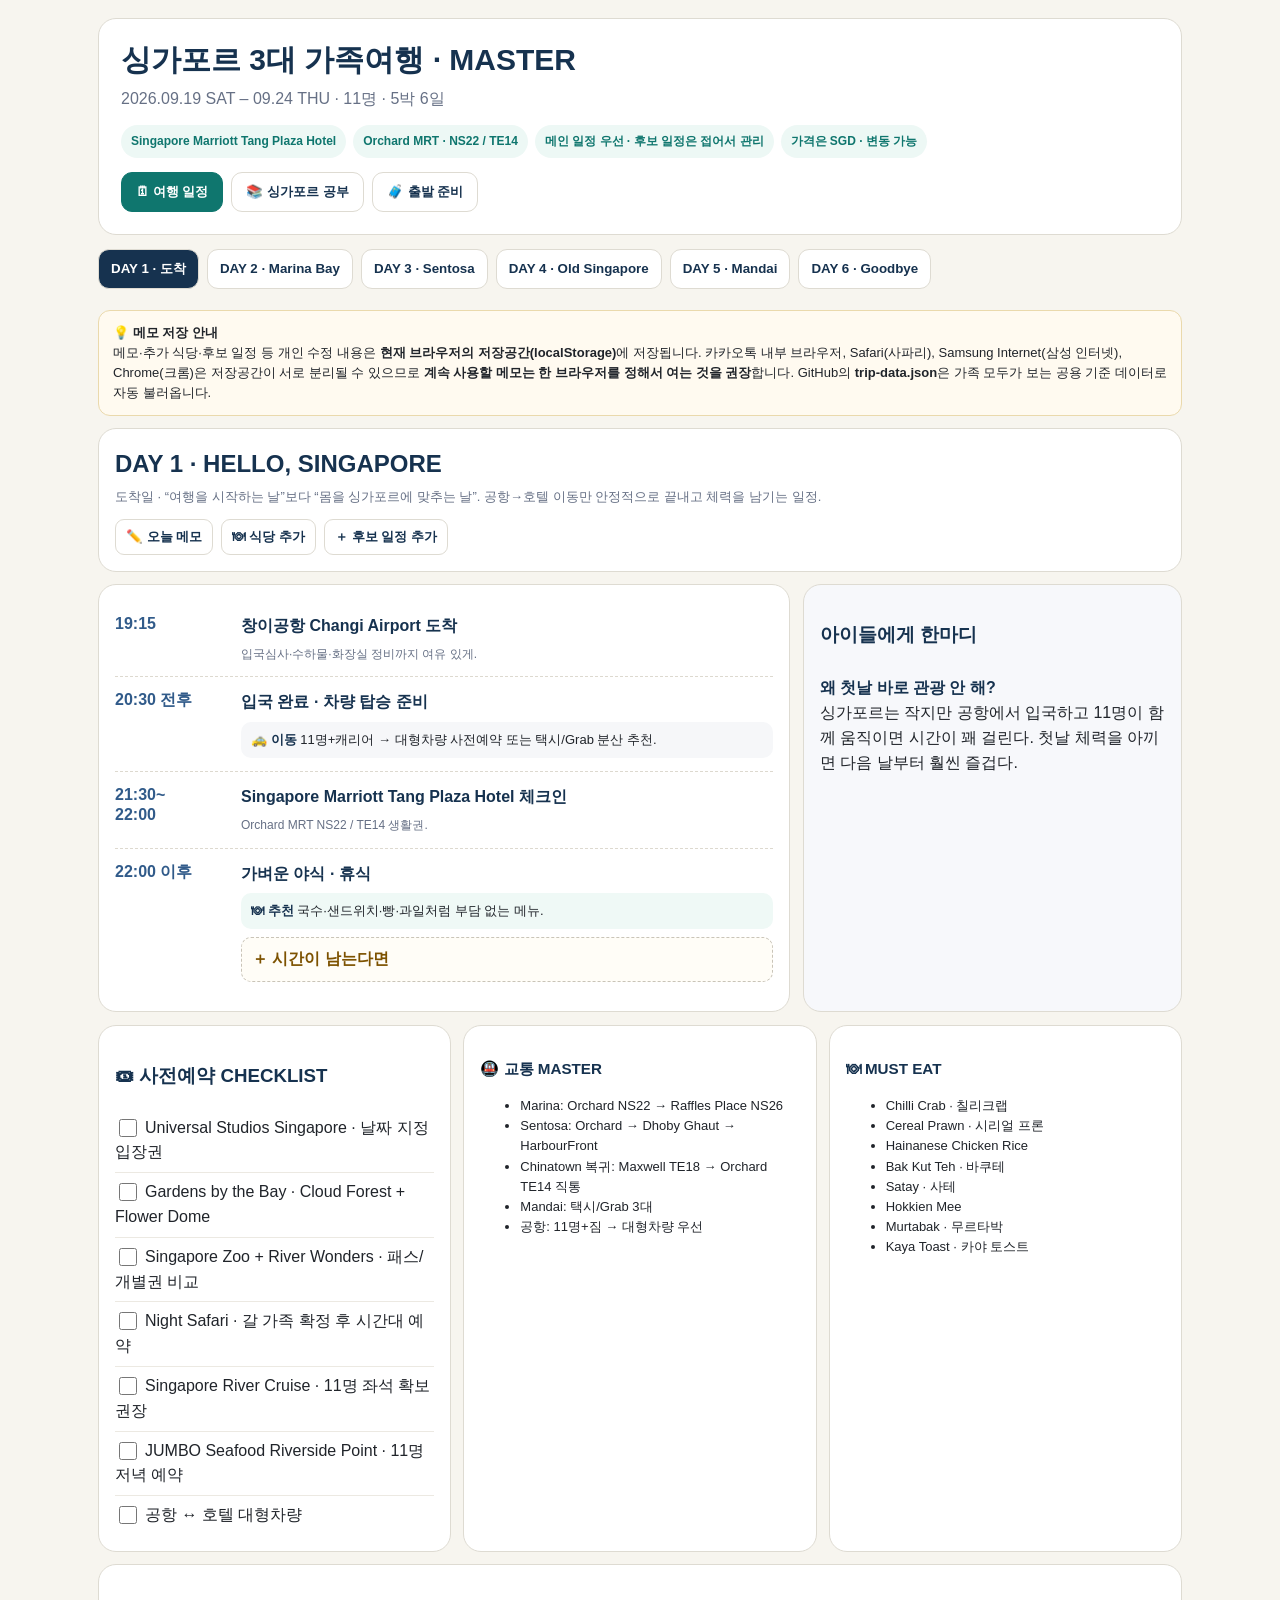
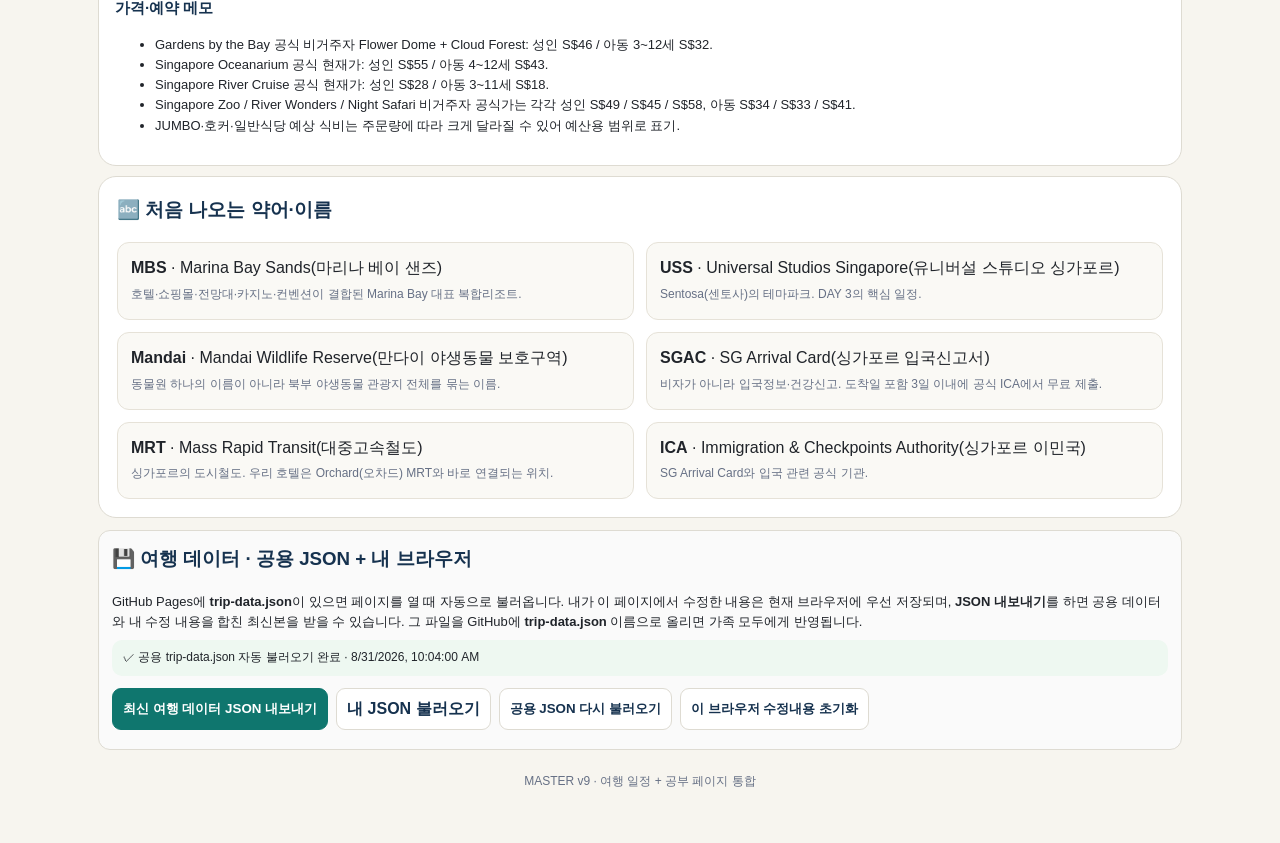
<file: Singapore_Family_Trip_2026_v9.html>
<!doctype html>
<html lang="ko">
<head>
<meta charset="utf-8">
<meta name="viewport" content="width=device-width, initial-scale=1">
<title>Singapore Family Trip 2026 · Master v9</title>
<style>
:root{
 --bg:#f7f5ef;--card:#fff;--ink:#16324f;--muted:#667085;--line:#dedbd2;
 --accent:#0f766e;--soft:#edf8f5;--blue:#315b8a;--warn:#9a6700;--warnbg:#fff8e6;
}
*{box-sizing:border-box}
body{margin:0;background:var(--bg);color:#20242a;font-family:-apple-system,BlinkMacSystemFont,"Segoe UI","Noto Sans KR",Arial,sans-serif;line-height:1.55}
.wrap{max-width:1120px;margin:auto;padding:18px}
.hero,.panel{background:var(--card);border:1px solid var(--line);border-radius:18px}
.hero{padding:22px}
h1{margin:0;color:var(--ink);font-size:30px;line-height:1.25}
h2,h3{color:var(--ink)}
.sub{margin-top:8px;color:var(--muted)}
.badges{display:flex;gap:7px;flex-wrap:wrap;margin-top:14px}
.badge{font-size:12px;font-weight:700;color:var(--accent);background:var(--soft);padding:7px 10px;border-radius:999px}
.tabs{display:flex;gap:8px;overflow:auto;padding:14px 0 9px;scrollbar-width:thin}
.tab{border:1px solid var(--line);background:#fff;color:var(--ink);border-radius:11px;padding:10px 12px;font-weight:800;white-space:nowrap;cursor:pointer}
.tab.active{background:var(--ink);color:white}
.day{display:none}.day.active{display:block}
.dayhead{padding:16px 18px;margin-bottom:12px}
.dayhead h2{margin:0 0 4px}.dayhead .theme{color:var(--muted);font-size:13px}
.layout{display:grid;grid-template-columns:minmax(0,1.55fr) minmax(280px,.85fr);gap:13px}
.panel{padding:16px}
.timeline{display:grid;gap:0}
.slot{padding:13px 0;border-bottom:1px dashed #ddd9cf}
.slot:last-child{border-bottom:0}
.slot-top{display:grid;grid-template-columns:112px minmax(0,1fr);gap:14px;align-items:start}
.when{font-weight:850;color:var(--blue);line-height:1.25;word-break:keep-all}
.activity{min-width:0}
.activity b{color:var(--ink)}
.steps{margin:5px 0 0;padding-left:20px}
.steps li{margin:3px 0}
.meta{margin-top:7px;padding:8px 10px;border-radius:10px;background:#f6f7f9;font-size:13px}
.meta strong{color:var(--ink)}
.foodmeta{background:#eff9f6}
.note{margin-top:6px;color:var(--muted);font-size:12px}
details{margin-top:8px;border:1px dashed #c9c4b8;border-radius:10px;background:#fffdf7}
summary{cursor:pointer;padding:9px 10px;font-weight:800;color:#7d5200;list-style:none}
summary::-webkit-details-marker{display:none}
summary:before{content:"＋ ";font-weight:900}
details[open] summary:before{content:"－ "}
.details-body{padding:0 11px 10px;font-size:13px}
.knowledge{background:#f7f8fb}
.knowledge .fact{padding:9px 0;border-bottom:1px solid #e7e8ec}
.knowledge .fact:last-child{border-bottom:0}
.knowledge b{color:var(--ink)}
.price{font-weight:800;color:#7d5200}
.checklist label{display:block;padding:7px 0;border-bottom:1px solid #ece9e2}
.checklist label:last-child{border-bottom:0}
input[type=checkbox]{width:18px;height:18px;vertical-align:-4px;margin-right:8px}
.mastergrid{display:grid;grid-template-columns:repeat(3,1fr);gap:12px;margin-top:13px}
.mini{font-size:13px}
.footer{text-align:center;color:var(--muted);font-size:12px;margin:22px 0 34px}

.modebar{display:flex;gap:8px;margin-top:14px;flex-wrap:wrap}
.modebtn{border:1px solid var(--line);background:#fff;color:var(--ink);border-radius:11px;padding:10px 14px;font-weight:850;cursor:pointer}
.modebtn.active{background:var(--accent);color:#fff;border-color:var(--accent)}
.tripview,.studyview{display:none}.tripview.active,.studyview.active{display:block}
.studyintro{padding:18px;margin-top:12px}
.studytabs{display:flex;gap:8px;overflow:auto;padding:12px 0 8px}
.studytab{border:1px solid var(--line);background:#fff;border-radius:10px;padding:9px 11px;font-weight:800;white-space:nowrap;cursor:pointer;color:var(--ink)}
.studytab.active{background:var(--blue);color:#fff}
.study{display:none}.study.active{display:block}
.studycard{padding:20px;margin-top:10px}
.studycard h2{margin-top:0}
.kicker{font-size:13px;color:var(--accent);font-weight:850;margin-bottom:5px}
.bigline{font-size:18px;font-weight:850;color:var(--ink);padding:11px 13px;background:var(--soft);border-radius:12px;margin:10px 0 14px}
.flow{display:grid;grid-template-columns:repeat(4,1fr);gap:8px;margin:12px 0}
.flow div{padding:10px;border-radius:11px;background:#f7f8fb;text-align:center;font-size:12px;font-weight:800;color:var(--ink);border:1px solid #e5e7eb}
.studycols{display:grid;grid-template-columns:1.15fr .85fr;gap:14px}
.studybox{background:#faf9f5;border:1px solid #e6e2d8;border-radius:12px;padding:13px}
.studybox h3{margin:0 0 7px;font-size:15px}
.studybox ul{margin-top:5px}
.childline{margin-top:12px;padding:11px 12px;border-left:4px solid var(--accent);background:#f2fbf8}
.triplink{margin-top:10px;padding:10px;border-left:4px solid var(--blue);background:#f4f7fb;font-size:13px}

.placeinfo{display:block;margin:2px 0 5px 0;color:var(--muted);font-size:12px;line-height:1.45}
.placeinfo:before{content:"↳ ";color:var(--accent);font-weight:900}
.story{font-size:15px;line-height:1.85}
.story p{margin:0 0 14px}
.era{margin:18px 0 7px;font-size:17px;color:var(--ink);font-weight:900}
.year{display:inline-block;min-width:76px;color:var(--accent);font-weight:900}
.sidefact{margin:12px 0;padding:11px 12px;background:#faf9f5;border:1px solid #e6e2d8;border-radius:11px;font-size:13px}
.sidefact b{color:var(--ink)}


.editbar{display:flex;flex-wrap:wrap;gap:8px;margin:12px 0 0}
.editbtn,.smallbtn{border:1px solid var(--line);background:#fff;border-radius:9px;padding:8px 10px;font-weight:800;color:var(--ink);cursor:pointer}
.editbtn.primary{background:var(--accent);color:#fff;border-color:var(--accent)}
.editorbox{margin-top:10px;padding:11px;border:1px solid #d9e3e0;background:#f8fcfb;border-radius:11px}
.editorbox textarea,.editorbox input{width:100%;border:1px solid #cfd6d3;border-radius:8px;padding:9px;font:inherit;background:#fff}
.editorbox textarea{min-height:78px;resize:vertical}
.editrow{display:grid;grid-template-columns:1fr auto;gap:8px;margin-top:8px}
.savednote{margin-top:8px;padding:9px 10px;border-radius:9px;background:#fff8e6;border-left:4px solid #c58a00;font-size:13px;white-space:pre-wrap}
.userlist{margin:8px 0 0;padding-left:20px}
.userlist li{margin:5px 0}
.useritem{display:flex;gap:7px;align-items:flex-start}
.useritem span{flex:1}
.removebtn{border:0;background:transparent;cursor:pointer;color:#a33;font-weight:900}
.datatools{margin-top:12px;padding:13px;border:1px solid var(--line);border-radius:12px;background:#fafafa}
.statusmsg{font-size:12px;color:var(--muted);margin-top:6px}


.prepview{display:none}.prepview.active{display:block}
.prepnav{display:flex;gap:8px;overflow:auto;padding:12px 0 8px}
.prepsection{padding:18px;margin:10px 0}
.prepgrid{display:grid;grid-template-columns:1fr 1fr;gap:12px}
.checkgroup{background:#fafafa;border:1px solid var(--line);border-radius:12px;padding:13px}
.checkgroup h3{margin:0 0 9px;font-size:15px}
.localcheck{display:flex;align-items:flex-start;gap:8px;padding:7px 0;border-bottom:1px dashed #e4e4e4;font-size:13px}
.localcheck:last-child{border-bottom:0}
.localcheck input{margin-top:3px;transform:scale(1.12)}
.deadline{display:inline-block;font-size:11px;font-weight:850;padding:2px 6px;border-radius:6px;background:#fff1df;color:#9a5b00;margin-left:4px}
@media(max-width:820px){.prepgrid{grid-template-columns:1fr}}

@media(max-width:820px){.studycols,.flow{grid-template-columns:1fr 1fr}}

@media(max-width:820px){
 .wrap{padding:11px}.layout,.mastergrid{grid-template-columns:1fr}
 h1{font-size:24px}
 .slot-top{grid-template-columns:1fr;gap:4px}
 .when{font-size:13px}
}

.browsernotice{margin:12px 0;padding:12px 14px;border:1px solid #ead9ac;border-radius:12px;background:#fffaf0;font-size:13px;line-height:1.55}
.browsernotice b{font-weight:900}
.sharedstatus{margin-top:8px;padding:9px 11px;border-radius:10px;background:#f4f7f8;font-size:12px;line-height:1.45}
.sharedstatus.ok{background:#eef8f1}
.sharedstatus.warn{background:#fff7e8}

@media print{
 body{background:#fff}.tabs{display:none}.day{display:block!important;page-break-before:always}
 .day:first-of-type{page-break-before:auto}.wrap{max-width:none}.hero,.panel{break-inside:avoid}
 details{display:block}details>.details-body{display:block}
}
</style>
</head>
<body>
<div class="wrap">
<section class="hero">
 <h1>싱가포르 3대 가족여행 · MASTER</h1>
 <div class="sub">2026.09.19 SAT – 09.24 THU · 11명 · 5박 6일</div>
 <div class="badges">
  <span class="badge">Singapore Marriott Tang Plaza Hotel</span>
  <span class="badge">Orchard MRT · NS22 / TE14</span>
  <span class="badge">메인 일정 우선 · 후보 일정은 접어서 관리</span>
  <span class="badge">가격은 SGD · 변동 가능</span>
 </div>
 <div class="modebar">
  <button class="modebtn active" data-mode="trip">🗓 여행 일정</button>
  <button class="modebtn" data-mode="study">📚 싱가포르 공부</button>
  <button class="modebtn" data-mode="prep">🧳 출발 준비</button>
 </div>
</section>

<div id="tripview" class="tripview active">
<nav class="tabs">
 <button class="tab active" data-day="d1">DAY 1 · 도착</button>
 <button class="tab" data-day="d2">DAY 2 · Marina Bay</button>
 <button class="tab" data-day="d3">DAY 3 · Sentosa</button>
 <button class="tab" data-day="d4">DAY 4 · Old Singapore</button>
 <button class="tab" data-day="d5">DAY 5 · Mandai</button>
 <button class="tab" data-day="d6">DAY 6 · Goodbye</button>
</nav>
<div class="browsernotice">
  <b>💡 메모 저장 안내</b><br>
  메모·추가 식당·후보 일정 등 개인 수정 내용은 <b>현재 브라우저의 저장공간(localStorage)</b>에 저장됩니다.
  카카오톡 내부 브라우저, Safari(사파리), Samsung Internet(삼성 인터넷), Chrome(크롬)은 저장공간이 서로 분리될 수 있으므로
  <b>계속 사용할 메모는 한 브라우저를 정해서 여는 것을 권장</b>합니다.
  GitHub의 <b>trip-data.json</b>은 가족 모두가 보는 공용 기준 데이터로 자동 불러옵니다.
</div>


<section id="d1" class="day active">
 <div class="panel dayhead"><h2>DAY 1 · HELLO, SINGAPORE</h2><div class="theme">도착일 · “여행을 시작하는 날”보다 “몸을 싱가포르에 맞추는 날”. 공항→호텔 이동만 안정적으로 끝내고 체력을 남기는 일정.</div>
        <div class="editbar">
          <button class="smallbtn" onclick="toggleEditor('d1-memo')">✏️ 오늘 메모</button>
          <button class="smallbtn" onclick="toggleEditor('d1-food')">🍽 식당 추가</button>
          <button class="smallbtn" onclick="toggleEditor('d1-candidate')">＋ 후보 일정 추가</button>
        </div>
        <div id="d1-memo" class="editorbox" hidden>
          <textarea id="d1-memo-input" placeholder="가족과 공유할 메모, 예약시간, 주의사항 등을 적어두세요."></textarea>
          <div class="editrow"><div></div><button class="editbtn primary" onclick="saveMemo('d1')">메모 저장</button></div>
          <div id="d1-memo-view"></div>
        </div>
        <div id="d1-food" class="editorbox" hidden>
          <input id="d1-food-name" placeholder="식당 이름">
          <input id="d1-food-info" style="margin-top:7px" placeholder="메뉴 / 가격 / 예약시간 / 위치 메모">
          <div class="editrow"><div></div><button class="editbtn primary" onclick="addListItem('d1','food')">식당 추가</button></div>
          <ul id="d1-food-list" class="userlist"></ul>
        </div>
        <div id="d1-candidate" class="editorbox" hidden>
          <input id="d1-candidate-name" placeholder="후보 일정 또는 장소">
          <input id="d1-candidate-info" style="margin-top:7px" placeholder="언제 넣을지 / 조건 / 간단 메모">
          <div class="editrow"><div></div><button class="editbtn primary" onclick="addListItem('d1','candidate')">후보 추가</button></div>
          <ul id="d1-candidate-list" class="userlist"></ul>
        </div>
        </div>
 <div class="layout">
  <div class="panel timeline">
   <div class="slot"><div class="slot-top"><div class="when">19:15</div><div class="activity"><b>창이공항 Changi Airport 도착</b><div class="note">입국심사·수하물·화장실 정비까지 여유 있게.</div></div></div></div>
   <div class="slot"><div class="slot-top"><div class="when">20:30 전후</div><div class="activity"><b>입국 완료 · 차량 탑승 준비</b><div class="meta"><strong>🚕 이동</strong> 11명+캐리어 → 대형차량 사전예약 또는 택시/Grab 분산 추천.</div></div></div></div>
   <div class="slot"><div class="slot-top"><div class="when">21:30~<br>22:00</div><div class="activity"><b>Singapore Marriott Tang Plaza Hotel 체크인</b><div class="note">Orchard MRT NS22 / TE14 생활권.</div></div></div></div>
   <div class="slot"><div class="slot-top"><div class="when">22:00 이후</div><div class="activity"><b>가벼운 야식 · 휴식</b><div class="foodmeta meta"><strong>🍽 추천</strong> 국수·샌드위치·빵·과일처럼 부담 없는 메뉴.</div>
   <details><summary>시간이 남는다면</summary><div class="details-body">Orchard Road(오차드 로드) 산책 → ION Orchard 또는 TANGS에서 생필품·간식 구매. Jewel은 마지막 날로 남김.</div></details></div></div></div>
  </div>
  <aside class="panel knowledge"><h3>아이들에게 한마디</h3><div class="fact"><b>왜 첫날 바로 관광 안 해?</b><br>싱가포르는 작지만 공항에서 입국하고 11명이 함께 움직이면 시간이 꽤 걸린다. 첫날 체력을 아끼면 다음 날부터 훨씬 즐겁다.</div></aside>
 </div>
</section>

<section id="d2" class="day">
 <div class="panel dayhead"><h2>DAY 2 · ICONIC SINGAPORE</h2><div class="theme">현대 싱가포르를 가장 압축해서 보는 날. 간척·도시계획·관광전략·정원도시·야경까지, “국가가 설계한 미래도시”를 보는 일정.</div>
        <div class="editbar">
          <button class="smallbtn" onclick="toggleEditor('d2-memo')">✏️ 오늘 메모</button>
          <button class="smallbtn" onclick="toggleEditor('d2-food')">🍽 식당 추가</button>
          <button class="smallbtn" onclick="toggleEditor('d2-candidate')">＋ 후보 일정 추가</button>
        </div>
        <div id="d2-memo" class="editorbox" hidden>
          <textarea id="d2-memo-input" placeholder="가족과 공유할 메모, 예약시간, 주의사항 등을 적어두세요."></textarea>
          <div class="editrow"><div></div><button class="editbtn primary" onclick="saveMemo('d2')">메모 저장</button></div>
          <div id="d2-memo-view"></div>
        </div>
        <div id="d2-food" class="editorbox" hidden>
          <input id="d2-food-name" placeholder="식당 이름">
          <input id="d2-food-info" style="margin-top:7px" placeholder="메뉴 / 가격 / 예약시간 / 위치 메모">
          <div class="editrow"><div></div><button class="editbtn primary" onclick="addListItem('d2','food')">식당 추가</button></div>
          <ul id="d2-food-list" class="userlist"></ul>
        </div>
        <div id="d2-candidate" class="editorbox" hidden>
          <input id="d2-candidate-name" placeholder="후보 일정 또는 장소">
          <input id="d2-candidate-info" style="margin-top:7px" placeholder="언제 넣을지 / 조건 / 간단 메모">
          <div class="editrow"><div></div><button class="editbtn primary" onclick="addListItem('d2','candidate')">후보 추가</button></div>
          <ul id="d2-candidate-list" class="userlist"></ul>
        </div>
        </div>
 <div class="layout">
  <div class="panel timeline">
   <div class="slot"><div class="slot-top"><div class="when">10:00</div><div class="activity"><b>호텔 출발 → Merlion Park(머라이언 파크)</b><div class="meta"><strong>🚇 MRT</strong> Orchard NS22 → Raffles Place NS26 직통 · 이후 도보 약 10분.</div></div></div></div>
   <div class="slot"><div class="slot-top"><div class="when">10:30~12:30</div><div class="activity"><ul class="steps"><li>Merlion Park(머라이언 파크)<span class="placeinfo">싱가포르 대표 상징. 머라이언과 MBS가 함께 보이는 방향에서 가족사진 추천.</span></li><li>Esplanade – Theatres on the Bay(에스플러네이드)<span class="placeinfo">두리안처럼 보이는 공연장. 강 건너 Civic District와 Marina Bay 경관을 같이 보기.</span></li><li>Singapore Flyer(싱가포르 플라이어)<span class="placeinfo">대형 관람차. 높은 곳에서 간척지와 Marina Bay 전체 구조를 보는 포인트.</span></li></ul><div class="note">오전 루트는 옆으로 나열하지 않고 위에서 아래 순서대로 이동.</div></div></div></div>
   <div class="slot"><div class="slot-top"><div class="when">12:30~14:00</div><div class="activity"><b>점심 + 에어컨 휴식</b><div class="foodmeta meta"><strong>🍽 추천 식사</strong> Marina Bay/MBS 일대. 가족 편의 우선. 1인 대략 S$15~30 예상.</div></div></div></div>
   <div class="slot"><div class="slot-top"><div class="when">14:00~16:30</div><div class="activity"><ul class="steps"><li>Helix Bridge(헬릭스 브리지)<span class="placeinfo">DNA 이중나선에서 착안한 보행교. 다리 자체와 MBS 방향 사진 포인트.</span></li><li>Marina Bay Sands(마리나 베이 샌즈, MBS)<span class="placeinfo">호텔·쇼핑·컨벤션·카지노를 묶은 복합리조트. 싱가포르 관광산업 전략의 상징.</span></li><li>The Shoppes at Marina Bay Sands(마리나 베이 샌즈 쇼핑몰)<span class="placeinfo">더위를 피하며 식사·화장실·카페 휴식을 하기 좋은 실내 거점.</span></li></ul><div class="meta"><strong>🚶 이동</strong> 기본 도보. 더위·아이 낮잠 상황이면 짧은 택시 적극 활용.</div>
   <details><summary>시간이 남는다면</summary><div class="details-body">ArtScience Museum(아트사이언스 뮤지엄) 또는 쇼핑몰 카페에서 긴 휴식.</div></details></div></div></div>
   <div class="slot"><div class="slot-top"><div class="when">17:00~19:00</div><div class="activity"><ul class="steps"><li>Gardens by the Bay(가든스 바이 더 베이)<span class="placeinfo">간척지 위에 만든 거대한 도심 정원. ‘Garden City’ 정책을 눈으로 보는 장소.</span></li><li>Cloud Forest(클라우드 포레스트)<span class="placeinfo">거대한 실내 폭포와 고산 식생이 핵심. 더운 오후에 넣기 좋은 실내 코스.</span></li><li>Flower Dome(플라워 돔)<span class="placeinfo">세계 여러 기후대의 식물을 전시하는 대형 온실. 아이들과 천천히 보기 좋음.</span></li></ul><div class="meta"><strong>🎟 참고</strong> 비거주자 Cloud Forest+Flower Dome 공식가: 성인 S$46 / 아동 3~12세 S$32. 권장 관람 약 2시간.</div></div></div></div>
   <div class="slot"><div class="slot-top"><div class="when">19:00 전후</div><div class="activity"><b>저녁식사</b><div class="foodmeta meta"><strong>🍽 현지 메뉴</strong> Satay(사테) · Hokkien Mee(호키엔 미) · BBQ Seafood · Chicken Wings. 호커형 식사라면 1인 약 S$12~25 예상.</div></div></div></div>
   <div class="slot"><div class="slot-top"><div class="when">19:45 이후</div><div class="activity"><ul class="steps"><li>Supertree Grove(슈퍼트리 그로브)<span class="placeinfo">식물이 자라는 거대한 인공 구조물. 낮보다 해질 무렵과 야간 조명이 핵심.</span></li><li>Garden Rhapsody(가든 랩소디)<span class="placeinfo">Supertree 음악·조명 쇼. 시작 전 자리를 잡고 아래에서 올려다보는 방식 추천.</span></li><li>MBS 쪽 이동</li><li>Spectra – A Light & Water Show(스펙트라)</li></ul>
   <details><summary>체력이 남는다면</summary><div class="details-body">Sands SkyPark Observation Deck(샌즈 스카이파크 전망대). Singapore Flyer와 전망 콘텐츠가 겹치므로 필수 아님.</div></details></div></div></div>
  </div>
  <aside>
   <div class="panel knowledge"><h3>아이들에게 설명하기</h3>
    <div class="fact"><b>Marina Bay는 원래부터 이런 땅이 아니야.</b><br>싱가포르는 바다를 메우는 간척으로 도시 공간을 넓혀 왔다. 지금의 마리나 베이는 독립 이후 국가가 계획해 만든 ‘새로운 싱가포르’의 상징이다.</div>
    <div class="fact"><b>Merlion(머라이언)</b><br>물고기 몸은 항구도시의 뿌리, 사자 머리는 ‘싱가푸라(사자의 도시)’ 전설을 상징한다.</div>
    <div class="fact"><b>Supertree</b><br>단순 조형물이 아니라 식물·도시 기술·친환경 이미지를 결합한 싱가포르식 미래도시 상징이다.</div>
   </div>
  </aside>
 </div>
</section>

<section id="d3" class="day">
 <div class="panel dayhead"><h2>DAY 3 · FUN SINGAPORE</h2><div class="theme">아이들이 여행의 주인공이 되는 날. 관광지 완주보다 놀이와 체력 배분이 핵심이며, USS를 충분히 즐기는 것을 기본으로 잡는 일정.</div>
        <div class="editbar">
          <button class="smallbtn" onclick="toggleEditor('d3-memo')">✏️ 오늘 메모</button>
          <button class="smallbtn" onclick="toggleEditor('d3-food')">🍽 식당 추가</button>
          <button class="smallbtn" onclick="toggleEditor('d3-candidate')">＋ 후보 일정 추가</button>
        </div>
        <div id="d3-memo" class="editorbox" hidden>
          <textarea id="d3-memo-input" placeholder="가족과 공유할 메모, 예약시간, 주의사항 등을 적어두세요."></textarea>
          <div class="editrow"><div></div><button class="editbtn primary" onclick="saveMemo('d3')">메모 저장</button></div>
          <div id="d3-memo-view"></div>
        </div>
        <div id="d3-food" class="editorbox" hidden>
          <input id="d3-food-name" placeholder="식당 이름">
          <input id="d3-food-info" style="margin-top:7px" placeholder="메뉴 / 가격 / 예약시간 / 위치 메모">
          <div class="editrow"><div></div><button class="editbtn primary" onclick="addListItem('d3','food')">식당 추가</button></div>
          <ul id="d3-food-list" class="userlist"></ul>
        </div>
        <div id="d3-candidate" class="editorbox" hidden>
          <input id="d3-candidate-name" placeholder="후보 일정 또는 장소">
          <input id="d3-candidate-info" style="margin-top:7px" placeholder="언제 넣을지 / 조건 / 간단 메모">
          <div class="editrow"><div></div><button class="editbtn primary" onclick="addListItem('d3','candidate')">후보 추가</button></div>
          <ul id="d3-candidate-list" class="userlist"></ul>
        </div>
        </div>
 <div class="layout">
  <div class="panel timeline">
   <div class="slot"><div class="slot-top"><div class="when">08:30</div><div class="activity"><b>호텔 출발 → VivoCity(비보시티)</b><div class="meta"><strong>🚇 MRT</strong> Orchard NS22 → Dhoby Ghaut NS24 → North East Line 환승 → HarbourFront NE1 → VivoCity.</div></div></div></div>
   <div class="slot"><div class="slot-top"><div class="when">09:15~10:00</div><div class="activity"><b>Sentosa Express(센토사 익스프레스) → Resorts World Sentosa</b><div class="note">화장실·간식·유모차 정비 후 입장.</div></div></div></div>
   <div class="slot"><div class="slot-top"><div class="when">10:00~저녁</div><div class="activity"><b>Universal Studios Singapore(유니버설 스튜디오 싱가포르, USS) 종일</b><span class="placeinfo">오늘의 메인. ‘다른 곳도 봐야 한다’는 생각보다 USS에서 충분히 노는 것이 우선.</span><ul class="steps"><li>오전 인기 어트랙션 우선</li><li>RIDE TEAM / EASY TEAM 분리 가능</li><li>점심 후 다시 합류</li><li>운영시간·어트랙션 휴장은 날짜 직전 재확인</li></ul><div class="meta"><strong>🎟 공식</strong> 날짜 지정 1일권. 성인 13세+, 아동 4~12세 구분. 공식 페이지는 성인권 S$76부터 안내.</div><div class="foodmeta meta"><strong>🍽 USS 내부</strong> Burger · Fried Chicken · Fries · Pasta 등. 1인 약 S$20~30 예상.</div>
   <details><summary>USS를 일찍 나오게 된다면 · 후보 일정</summary><div class="details-body"><ol><li><b>Singapore Oceanarium(싱가포르 오셔너리움)</b><span class="placeinfo">USS를 일찍 마쳤을 때 가장 자연스럽게 연결되는 실내 후보. 해양생태·보전 중심.</span> — 가장 추천. 공식가 성인 S$55 / 아동 4~12세 S$43.</li><li><b>Skyline Luge Sentosa(스카이라인 루지)</b><span class="placeinfo">카트를 타고 경사로를 내려오는 체험. 활동적인 어른·7세 아이 후보.</span> — 활동파.</li><li><b>Siloso Beach(실로소 비치)</b><span class="placeinfo">관광을 더 하기보다 바다를 보며 쉬는 선택지.</span> — 부모님/아이 휴식.</li><li><b>Wings of Time(윙스 오브 타임)</b><span class="placeinfo">센토사 해변의 야간 멀티미디어 쇼. 그날 체력이 충분할 때만.</span> — 저녁까지 체력이 남을 때.</li></ol><div class="note">USS를 충분히 즐겼다면 모두 생략. 후보 때문에 USS를 일찍 나올 필요는 없음.</div></div></details></div></div></div>
   <div class="slot"><div class="slot-top"><div class="when">저녁 / 귀가</div><div class="activity"><b>Sentosa 또는 VivoCity 저녁 → 호텔</b><div class="foodmeta meta"><strong>🍽 추천</strong> Xiao Long Bao(샤오롱바오) · Fried Rice(볶음밥) · Noodles(면) · Dim Sum(딤섬). VivoCity에서 1인 S$20~40 예상.</div><div class="meta"><strong>🚕 귀가</strong> 아이들이 지치면 MRT보다 Grab/택시 우선.</div></div></div></div>
  </div>
  <aside class="panel knowledge"><h3>아이들에게 설명하기</h3>
   <div class="fact"><b>Sentosa는 왜 관광섬이 됐을까?</b><br>원래 군사·방어 기능이 있던 섬을 국가가 대규모 휴양·관광지로 개발했다. 싱가포르가 ‘무역도시’에서 ‘관광도시’까지 확장한 모습을 보여준다.</div>
   <div class="fact"><b>Oceanarium</b><br>기존 S.E.A. Aquarium을 크게 확장한 해양 교육·보전형 시설이다.</div>
  </aside>
 </div>
</section>

<section id="d4" class="day">
 <div class="panel dayhead"><h2>DAY 4 · OLD SINGAPORE</h2><div class="theme">싱가포르의 과거를 시간순으로 걷는 날. 식민지 행정도시→이민자 생활공간→무역항으로 이어지는 “옛 싱가포르”의 구조를 읽는 일정.</div>
        <div class="editbar">
          <button class="smallbtn" onclick="toggleEditor('d4-memo')">✏️ 오늘 메모</button>
          <button class="smallbtn" onclick="toggleEditor('d4-food')">🍽 식당 추가</button>
          <button class="smallbtn" onclick="toggleEditor('d4-candidate')">＋ 후보 일정 추가</button>
        </div>
        <div id="d4-memo" class="editorbox" hidden>
          <textarea id="d4-memo-input" placeholder="가족과 공유할 메모, 예약시간, 주의사항 등을 적어두세요."></textarea>
          <div class="editrow"><div></div><button class="editbtn primary" onclick="saveMemo('d4')">메모 저장</button></div>
          <div id="d4-memo-view"></div>
        </div>
        <div id="d4-food" class="editorbox" hidden>
          <input id="d4-food-name" placeholder="식당 이름">
          <input id="d4-food-info" style="margin-top:7px" placeholder="메뉴 / 가격 / 예약시간 / 위치 메모">
          <div class="editrow"><div></div><button class="editbtn primary" onclick="addListItem('d4','food')">식당 추가</button></div>
          <ul id="d4-food-list" class="userlist"></ul>
        </div>
        <div id="d4-candidate" class="editorbox" hidden>
          <input id="d4-candidate-name" placeholder="후보 일정 또는 장소">
          <input id="d4-candidate-info" style="margin-top:7px" placeholder="언제 넣을지 / 조건 / 간단 메모">
          <div class="editrow"><div></div><button class="editbtn primary" onclick="addListItem('d4','candidate')">후보 추가</button></div>
          <ul id="d4-candidate-list" class="userlist"></ul>
        </div>
        </div>
 <div class="layout">
  <div class="panel timeline">
   <div class="slot"><div class="slot-top"><div class="when">09:00 전후</div><div class="activity"><b>호텔 → Fort Canning Tree Tunnel(포트 캐닝 트리 터널)</b><div class="meta"><strong>🚕 추천</strong> 11명이라 택시/Grab 3대가 효율적.</div></div></div></div>
   <div class="slot"><div class="slot-top"><div class="when">09:30~12:30</div><div class="activity"><ul class="steps"><li>Fort Canning Tree Tunnel</li><li>National Museum of Singapore(싱가포르 국립박물관)<span class="placeinfo">싱가포르 역사의 전체 줄거리를 잡기 가장 좋은 박물관. 전부보다 역사 전시 중심.</span></li><li>CHIJMES(차임스)<span class="placeinfo">옛 가톨릭 수녀원·학교를 보존해 식당·상업공간으로 바꾼 사례. 건축과 재생에 주목.</span></li><li>Raffles Hotel Singapore(래플스 호텔)<span class="placeinfo">식민지 시대의 고급호텔 상징. 건물 외관과 식민지 시대 분위기를 보는 정도.</span></li><li>St Andrew’s Cathedral(세인트 앤드루 대성당)<span class="placeinfo">영국 식민지 시기 성공회 대성당. 주변 Civic District와 함께 보기.</span></li><li>Padang(파당 광장)<span class="placeinfo">식민지 행정 중심의 큰 잔디광장. 주변 국가기관 건물과 공간 배치를 함께 보기.</span></li></ul>
   <details><summary>시간이 남는다면</summary><div class="details-body">National Gallery Singapore(내셔널 갤러리 싱가포르) 내부관람 또는 Raffles City(래플스 시티) 휴식.</div></details></div></div></div>
   <div class="slot"><div class="slot-top"><div class="when">12:30~15:30</div><div class="activity"><b>Chinatown(차이나타운)</b><ul class="steps"><li>Pagoda Street(파고다 스트리트)<span class="placeinfo">차이나타운의 관광 중심 거리. Shophouse 형태와 골목 폭을 관찰.</span></li><li>Sri Mariamman Temple(스리 마리암만 사원)<span class="placeinfo">싱가포르에서 가장 오래된 힌두 사원. ‘차이나타운 안의 인도 사원’이라는 점이 중요.</span></li><li>Buddha Tooth Relic Temple(불아사)<span class="placeinfo">2007년에 문을 연 비교적 새로운 불교사원. 오래된 유적이라고 오해하지 않기.</span></li><li>Maxwell Food Centre(맥스웰 푸드센터)<span class="placeinfo">노점 음식이 제도화된 Hawker Centre 문화를 직접 경험하는 장소.</span></li></ul><div class="foodmeta meta"><strong>🍽 Maxwell 현지 메뉴</strong> Hainanese Chicken Rice(하이난식 치킨라이스) · Char Kway Teow(차퀘이테오) · Popiah(포피아) · Hokkien Mee(호키엔 미) · Sugar Cane Juice. 1인 약 S$8~18 예상.</div></div></div></div>
   <div class="slot"><div class="slot-top"><div class="when">15:30~17:30</div><div class="activity"><b>호텔 휴식 권장</b><div class="meta"><strong>🚇 MRT</strong> Maxwell TE18 → Orchard TE14 직통. 환승 없이 복귀 가능.</div></div></div></div>
   <div class="slot"><div class="slot-top"><div class="when">18:00 이후</div><div class="activity"><ul class="steps"><li>Old Hill Street Police Station(올드 힐 스트리트 경찰서)<span class="placeinfo">무지개색 창문으로 유명한 옛 경찰서 건물. 낮·해질 무렵 사진 포인트.</span></li><li>Clarke Quay(클락키)<span class="placeinfo">옛 창고·부두 지역을 식당과 야간 상권으로 재생한 곳.</span></li><li>Singapore River Cruise(싱가포르 리버 크루즈)<span class="placeinfo">옛 무역항에서 현대 Marina Bay까지 도시 변화가 한 번에 이어지는 약 40분 코스.</span></li><li>JUMBO Seafood Riverside Point 저녁</li></ul><div class="meta"><strong>🎟 River Cruise 공식</strong> 약 40분 · 성인 S$28 / 아동 3~11세 S$18. 현장구매 가능하지만 11명은 사전확보 권장.</div><div class="foodmeta meta"><strong>🍽 JUMBO 추천</strong> Award-winning Chilli Crab(칠리크랩) · Cereal Prawn(시리얼 프론) · Man Tou(만터우) · Fried Rice · Kangkung. 11명 가족식은 대략 총 S$550~800 수준으로 넉넉히 예산 잡기.</div></div></div></div>
  </div>
  <aside class="panel knowledge"><h3>아이들에게 설명하기</h3>
   <div class="fact"><b>왜 Chinatown에 힌두 사원과 모스크도 있을까?</b><br>싱가포르는 처음부터 한 민족만 살던 도시가 아니라 항구를 중심으로 중국·인도·말레이·아랍 상인과 노동자가 섞여 살던 도시였다.</div>
   <div class="fact"><b>Singapore River</b><br>옛날에는 배·창고·시장·노동자가 몰리던 ‘도시의 일터’였다. 지금의 야경을 보면서 옛 무역항을 상상하면 된다.</div>
   <div class="fact"><b>Raffles</b><br>1819년 영국의 교역 거점 구축과 연결되는 이름. 현대 싱가포르에서는 식민지 역사로서 비판적·복합적으로 보는 대상이다.</div>
  </aside>
 </div>
</section>

<section id="d5" class="day">
 <div class="panel dayhead"><h2>DAY 5 · WILD SINGAPORE</h2><div class="theme">도심을 벗어나 자연과 동물을 보는 날. 리버 원더스와 동물원을 중심으로 하고, 나이트 사파리는 체력에 따라 선택하는 느슨한 일정.</div><div class="sidefact"><b>Mandai(만다이)가 뭐지?</b><br>Mandai(만다이)는 싱가포르 북부의 지역 이름이고, <b>Mandai Wildlife Reserve(만다이 야생동물 보호구역)</b>는 이 일대에 Singapore Zoo(싱가포르 동물원), River Wonders(리버 원더스), Night Safari(나이트 사파리), Bird Paradise(버드 파라다이스), Rainforest Wild Adventure(레인포레스트 와일드 어드벤처) 등을 모아 운영하는 통합 야생동물·자연 관광지다. 우리 일정에서는 River Wonders + Singapore Zoo를 기본으로 보고 Night Safari는 선택한다.</div>
        <div class="editbar">
          <button class="smallbtn" onclick="toggleEditor('d5-memo')">✏️ 오늘 메모</button>
          <button class="smallbtn" onclick="toggleEditor('d5-food')">🍽 식당 추가</button>
          <button class="smallbtn" onclick="toggleEditor('d5-candidate')">＋ 후보 일정 추가</button>
        </div>
        <div id="d5-memo" class="editorbox" hidden>
          <textarea id="d5-memo-input" placeholder="가족과 공유할 메모, 예약시간, 주의사항 등을 적어두세요."></textarea>
          <div class="editrow"><div></div><button class="editbtn primary" onclick="saveMemo('d5')">메모 저장</button></div>
          <div id="d5-memo-view"></div>
        </div>
        <div id="d5-food" class="editorbox" hidden>
          <input id="d5-food-name" placeholder="식당 이름">
          <input id="d5-food-info" style="margin-top:7px" placeholder="메뉴 / 가격 / 예약시간 / 위치 메모">
          <div class="editrow"><div></div><button class="editbtn primary" onclick="addListItem('d5','food')">식당 추가</button></div>
          <ul id="d5-food-list" class="userlist"></ul>
        </div>
        <div id="d5-candidate" class="editorbox" hidden>
          <input id="d5-candidate-name" placeholder="후보 일정 또는 장소">
          <input id="d5-candidate-info" style="margin-top:7px" placeholder="언제 넣을지 / 조건 / 간단 메모">
          <div class="editrow"><div></div><button class="editbtn primary" onclick="addListItem('d5','candidate')">후보 추가</button></div>
          <ul id="d5-candidate-list" class="userlist"></ul>
        </div>
        </div>
 <div class="layout">
  <div class="panel timeline">
   <div class="slot"><div class="slot-top"><div class="when">08:00 전후</div><div class="activity"><b>호텔 → Mandai</b><div class="meta"><strong>🚕 추천</strong> Grab/택시 3대. MRT+버스 환승보다 체력 절약 가치가 큼.</div></div></div></div>
   <div class="slot"><div class="slot-top"><div class="when">09:00~11:30</div><div class="activity"><b>River Wonders(리버 원더스)</b><span class="placeinfo">세계의 강 생태계를 주제로 한 동물원. 판다와 실내·반실내 동선이 강점.</span><div class="meta"><strong>🎟 공식 비거주자</strong> 성인 S$45 / 아동 3~12세 S$33.</div><div class="note">Amazon River Quest는 2026.08.31~09.30 정비 휴장 예정 → 이번 여행에서는 제외.</div></div></div></div>
   <div class="slot"><div class="slot-top"><div class="when">11:30~12:30</div><div class="activity"><b>점심 + 에어컨 휴식</b><div class="foodmeta meta"><strong>🍽 추천 방식</strong> Mandai 내 캐주얼 식당에서 Rice · Noodles · Chicken 등. 1인 약 S$15~25 예상. 맛집보다 체력 우선.</div></div></div></div>
   <div class="slot"><div class="slot-top"><div class="when">12:30~17:00</div><div class="activity"><b>Singapore Zoo(싱가포르 동물원)</b><span class="placeinfo">철창보다 자연 지형을 활용한 오픈형 전시가 특징. 완주보다 핵심 동물 위주.</span><div class="meta"><strong>🎟 공식 비거주자</strong> 성인 S$49 / 아동 3~12세 S$34 · 트램 포함.</div><div class="note">전 구역 완주보다 보고 싶은 동물·프레젠테이션 중심.</div></div></div></div>
   <div class="slot"><div class="slot-top"><div class="when">17:00~18:30</div><div class="activity"><b>저녁 + 휴식</b><details><summary>저녁 이후 후보 일정</summary><div class="details-body"><b>Night Safari(나이트 사파리)</b><span class="placeinfo">야행성 동물을 밤에 관찰하도록 만든 야간 동물원. 낮 일정 뒤 체력 부담은 큼.</span> — 체력 충분한 가족만. 공식 비거주자 성인 S$58 / 아동 3~12세 S$41. 부모님·3세 가족은 호텔 선귀가 가능.</div></details></div></div></div>
  </div>
  <aside class="panel knowledge"><h3>아이들에게 설명하기</h3>
   <div class="fact"><b>Singapore Zoo의 특징</b><br>철창보다 지형·수로 등을 활용한 ‘오픈 콘셉트’ 전시로 유명하다.</div>
   <div class="fact"><b>Night Safari</b><br>세계 최초의 야간 동물원으로 알려져 있다. 낮에 자고 밤에 활동하는 동물의 생활을 보도록 설계했다.</div>
   <div class="fact"><b>River Wonders</b><br>강 생태계를 주제로 한 동물원. 단순 수족관이 아니라 세계 여러 강의 생태계를 연결해 보여주는 곳이다.</div>
  </aside>
 </div>
</section>

<section id="d6" class="day">
 <div class="panel dayhead"><h2>DAY 6 · LOCAL & GOODBYE</h2><div class="theme">마지막 날은 싱가포르의 다문화성을 보고 공항 자체를 관광지로 즐기는 날. 인도·말레이 문화에서 시작해 “글로벌 허브” Jewel로 마무리.</div>
        <div class="editbar">
          <button class="smallbtn" onclick="toggleEditor('d6-memo')">✏️ 오늘 메모</button>
          <button class="smallbtn" onclick="toggleEditor('d6-food')">🍽 식당 추가</button>
          <button class="smallbtn" onclick="toggleEditor('d6-candidate')">＋ 후보 일정 추가</button>
        </div>
        <div id="d6-memo" class="editorbox" hidden>
          <textarea id="d6-memo-input" placeholder="가족과 공유할 메모, 예약시간, 주의사항 등을 적어두세요."></textarea>
          <div class="editrow"><div></div><button class="editbtn primary" onclick="saveMemo('d6')">메모 저장</button></div>
          <div id="d6-memo-view"></div>
        </div>
        <div id="d6-food" class="editorbox" hidden>
          <input id="d6-food-name" placeholder="식당 이름">
          <input id="d6-food-info" style="margin-top:7px" placeholder="메뉴 / 가격 / 예약시간 / 위치 메모">
          <div class="editrow"><div></div><button class="editbtn primary" onclick="addListItem('d6','food')">식당 추가</button></div>
          <ul id="d6-food-list" class="userlist"></ul>
        </div>
        <div id="d6-candidate" class="editorbox" hidden>
          <input id="d6-candidate-name" placeholder="후보 일정 또는 장소">
          <input id="d6-candidate-info" style="margin-top:7px" placeholder="언제 넣을지 / 조건 / 간단 메모">
          <div class="editrow"><div></div><button class="editbtn primary" onclick="addListItem('d6','candidate')">후보 추가</button></div>
          <ul id="d6-candidate-list" class="userlist"></ul>
        </div>
        </div>
 <div class="layout">
  <div class="panel timeline">
   <div class="slot"><div class="slot-top"><div class="when">08:00~09:30</div><div class="activity"><b>느긋한 조식 · 체크아웃 · 짐 보관</b></div></div></div>
   <div class="slot"><div class="slot-top"><div class="when">09:30~11:30</div><div class="activity"><ul class="steps"><li>Little India(리틀 인디아)<span class="placeinfo">향신료·꽃·직물·힌두 문화가 살아 있는 인도계 생활권. 색과 냄새도 관찰 포인트.</span></li><li>Tekka Centre(테카 센터)<span class="placeinfo">시장+호커센터. 관광지보다 현지 생활공간을 보는 느낌으로 접근.</span></li></ul><div class="meta"><strong>🚇</strong> Orchard NS22 → Dhoby Ghaut NS24 → North East Line → Little India NE7.</div><div class="foodmeta meta"><strong>🍽 현지 메뉴</strong> Roti Prata(로티 프라타) · Biryani(비리야니) · Fish Head Curry(피시헤드 커리). 식사 기준 1인 약 S$10~25.</div></div></div></div>
   <div class="slot"><div class="slot-top"><div class="when">11:30~14:00</div><div class="activity"><ul class="steps"><li>Kampong Glam(캄퐁 글램)<span class="placeinfo">과거 Malay 왕실·무슬림 공동체 중심지. 싱가포르의 Malay 뿌리를 보는 지역.</span></li><li>Sultan Mosque(술탄 모스크)<span class="placeinfo">황금 돔이 상징인 대표 모스크. 주변 거리와 함께 Malay·Islam 문화 이해.</span></li><li>Arab Street(아랍 스트리트)<span class="placeinfo">직물·향수·공예 상점이 이어지는 거리. Sultan Mosque와 한 묶음.</span></li><li>Haji Lane(하지 레인)<span class="placeinfo">좁은 골목의 벽화·카페·소규모 상점. 전통지역이 현대적으로 소비되는 모습도 볼 것.</span></li><li>Bugis(부기스)<span class="placeinfo">쇼핑·식사·MRT가 모이는 현대 상권. 문화지역 산책 뒤 휴식 거점.</span></li></ul><div class="meta"><strong>🚕</strong> Little India → Kampong Glam은 짧은 택시 추천.</div><div class="foodmeta meta"><strong>🍽 추천 식당</strong> Singapore Zam Zam · Chicken Murtabak(치킨 무르타박), Mutton Murtabak(양고기 무르타박), Chicken Biryani. 공식 메뉴 기준 대략 S$7~23 범위.</div></div></div></div>
   <div class="slot"><div class="slot-top"><div class="when">14:00~15:30</div><div class="activity"><b>호텔 복귀 · 짐 수령 → 공항 이동</b><div class="meta"><strong>🚐</strong> 11명+짐 → 대형차량 사전예약 우선.</div>
   <details><summary>오전 컨디션이 다르면 대체 후보</summary><div class="details-body">Botanic Gardens(싱가포르 보타닉 가든)+Dempsey Hill(뎀시 힐), 또는 Orchard Road 쇼핑. 비가 많으면 실내 쇼핑 후 Jewel로 일찍 이동.</div></details></div></div></div>
   <div class="slot"><div class="slot-top"><div class="when">16:00~18:30</div><div class="activity"><ul class="steps"><li>Jewel Changi Airport(쥬얼 창이공항)<span class="placeinfo">공항을 단순 교통시설이 아니라 관광·쇼핑 목적지로 만든 사례.</span></li><li>HSBC Rain Vortex(레인 보텍스)<span class="placeinfo">Jewel 중앙의 대형 실내 폭포. 위층과 아래층에서 시야가 달라 한 번씩 보기.</span></li><li>마지막 쇼핑</li><li>이른 저녁</li></ul><div class="foodmeta meta"><strong>🍽 추천</strong> Bak Kut Teh(바쿠테) · Kaya Toast(카야 토스트) 또는 가족식. 쇼핑: Kaya Jam · Pandan 제품 · TWG · Bacha Coffee · Salted Egg Snack.</div></div></div></div>
   <div class="slot"><div class="slot-top"><div class="when">19:00 전후</div><div class="activity"><b>터미널 이동 · 체크인</b></div></div></div>
   <div class="slot"><div class="slot-top"><div class="when">22:00</div><div class="activity"><b>KE644 출발</b></div></div></div>
  </div>
  <aside class="panel knowledge"><h3>아이들에게 설명하기</h3>
   <div class="fact"><b>Little India</b><br>영국 식민지 시기 인도계 노동자·상인·군인 등이 모여 살며 형성된 지역. 향신료·꽃·힌두 사원에서 문화가 드러난다.</div>
   <div class="fact"><b>Kampong Glam</b><br>말레이 왕실과 무슬림 공동체의 중심지였던 곳. Sultan Mosque가 핵심 상징이다.</div>
   <div class="fact"><b>왜 마지막에 Jewel?</b><br>공항 자체를 쇼핑·식사·관광 공간으로 만든 싱가포르의 ‘허브 도시’ 전략을 보여준다.</div>
  </aside>
 </div>
</section>

<div class="mastergrid">
 <section class="panel checklist"><h3>🎟 사전예약 CHECKLIST</h3>
  <label><input type="checkbox" id="reserve-0" onchange="saveCheckbox(this)">Universal Studios Singapore · 날짜 지정 입장권</label>
  <label><input type="checkbox" id="reserve-1" onchange="saveCheckbox(this)">Gardens by the Bay · Cloud Forest + Flower Dome</label>
  <label><input type="checkbox" id="reserve-2" onchange="saveCheckbox(this)">Singapore Zoo + River Wonders · 패스/개별권 비교</label>
  <label><input type="checkbox" id="reserve-3" onchange="saveCheckbox(this)">Night Safari · 갈 가족 확정 후 시간대 예약</label>
  <label><input type="checkbox" id="reserve-4" onchange="saveCheckbox(this)">Singapore River Cruise · 11명 좌석 확보 권장</label>
  <label><input type="checkbox" id="reserve-5" onchange="saveCheckbox(this)">JUMBO Seafood Riverside Point · 11명 저녁 예약</label>
  <label><input type="checkbox" id="reserve-6" onchange="saveCheckbox(this)">공항 ↔ 호텔 대형차량</label>
 </section>
 <section class="panel mini"><h3>🚇 교통 MASTER</h3>
  <ul><li>Marina: Orchard NS22 → Raffles Place NS26</li><li>Sentosa: Orchard → Dhoby Ghaut → HarbourFront</li><li>Chinatown 복귀: Maxwell TE18 → Orchard TE14 직통</li><li>Mandai: 택시/Grab 3대</li><li>공항: 11명+짐 → 대형차량 우선</li></ul>
 </section>
 <section class="panel mini"><h3>🍽 MUST EAT</h3>
  <ul><li>Chilli Crab · 칠리크랩</li><li>Cereal Prawn · 시리얼 프론</li><li>Hainanese Chicken Rice</li><li>Bak Kut Teh · 바쿠테</li><li>Satay · 사테</li><li>Hokkien Mee</li><li>Murtabak · 무르타박</li><li>Kaya Toast · 카야 토스트</li></ul>
 </section>
</div>

<div class="panel mini" style="margin-top:12px">
 <h3>가격·예약 메모</h3>
 <ul>
  <li>Gardens by the Bay 공식 비거주자 Flower Dome + Cloud Forest: 성인 S$46 / 아동 3~12세 S$32.</li>
  <li>Singapore Oceanarium 공식 현재가: 성인 S$55 / 아동 4~12세 S$43.</li>
  <li>Singapore River Cruise 공식 현재가: 성인 S$28 / 아동 3~11세 S$18.</li>
  <li>Singapore Zoo / River Wonders / Night Safari 비거주자 공식가는 각각 성인 S$49 / S$45 / S$58, 아동 S$34 / S$33 / S$41.</li>
  <li>JUMBO·호커·일반식당 예상 식비는 주문량에 따라 크게 달라질 수 있어 예산용 범위로 표기.</li>
 </ul>
</div>



<section class="panel prepsection">
<h3 style="margin-top:0">🔤 처음 나오는 약어·이름</h3>
<div class="prepgrid">
 <div class="studybox"><b>MBS</b> · Marina Bay Sands(마리나 베이 샌즈)<br><span class="note">호텔·쇼핑몰·전망대·카지노·컨벤션이 결합된 Marina Bay 대표 복합리조트.</span></div>
 <div class="studybox"><b>USS</b> · Universal Studios Singapore(유니버설 스튜디오 싱가포르)<br><span class="note">Sentosa(센토사)의 테마파크. DAY 3의 핵심 일정.</span></div>
 <div class="studybox"><b>Mandai</b> · Mandai Wildlife Reserve(만다이 야생동물 보호구역)<br><span class="note">동물원 하나의 이름이 아니라 북부 야생동물 관광지 전체를 묶는 이름.</span></div>
 <div class="studybox"><b>SGAC</b> · SG Arrival Card(싱가포르 입국신고서)<br><span class="note">비자가 아니라 입국정보·건강신고. 도착일 포함 3일 이내에 공식 ICA에서 무료 제출.</span></div>
 <div class="studybox"><b>MRT</b> · Mass Rapid Transit(대중고속철도)<br><span class="note">싱가포르의 도시철도. 우리 호텔은 Orchard(오차드) MRT와 바로 연결되는 위치.</span></div>
 <div class="studybox"><b>ICA</b> · Immigration & Checkpoints Authority(싱가포르 이민국)<br><span class="note">SG Arrival Card와 입국 관련 공식 기관.</span></div>
</div>
</section>

<section class="panel datatools">
  <h3 style="margin-top:0">💾 여행 데이터 · 공용 JSON + 내 브라우저</h3>
  <div class="mini">
    GitHub Pages에 <b>trip-data.json</b>이 있으면 페이지를 열 때 자동으로 불러옵니다.
    내가 이 페이지에서 수정한 내용은 현재 브라우저에 우선 저장되며, <b>JSON 내보내기</b>를 하면
    공용 데이터와 내 수정 내용을 합친 최신본을 받을 수 있습니다. 그 파일을 GitHub에 <b>trip-data.json</b> 이름으로 올리면 가족 모두에게 반영됩니다.
  </div>
  <div id="sharedDataStatus" class="sharedstatus warn">공용 데이터 확인 중…</div>
  <div class="editbar">
    <button class="editbtn primary" onclick="exportData()">최신 여행 데이터 JSON 내보내기</button>
    <label class="editbtn" style="cursor:pointer">내 JSON 불러오기<input id="importFile" type="file" accept=".json,application/json" hidden onchange="importData(event)"></label>
    <button class="editbtn" onclick="reloadSharedData()">공용 JSON 다시 불러오기</button>
    <button class="editbtn" onclick="clearAllData()">이 브라우저 수정내용 초기화</button>
  </div>
  <div id="dataStatus" class="statusmsg"></div>
</section>

<div class="footer">MASTER v9 · 여행 일정 + 공부 페이지 통합</div>
</div>




<div id="prepview" class="prepview">
<section class="panel studyintro">
 <div class="kicker">PRE-TRIP CHECKLIST · LOCAL SAVE</div>
 <h2 style="margin:0">🧳 싱가포르 가족여행 준비물 & 출발 전 체크리스트</h2>
 <div class="sub">체크 상태는 이 기기의 브라우저에만 저장됩니다. JSON 여행 데이터와는 별도로 관리해도 되는 개인 준비 체크리스트입니다.</div>
</section>

<section class="panel prepsection">
<h2>1. 출발 전에 미리 해야 할 일</h2>
<div class="prepgrid">
 <div class="checkgroup"><h3>입국·예약</h3>
  <label class="localcheck"><input type="checkbox" data-prep="sgac"><span><b>SG Arrival Card(싱가포르 입국신고서, SGAC)</b> 11명 제출 <span class="deadline">9/17~9/19</span><br><span class="note">공식 Immigration & Checkpoints Authority(싱가포르 이민국, ICA)에서 무료. 도착일 포함 3일 이내.</span></span></label>
  <label class="localcheck"><input type="checkbox" data-prep="passports"><span>여권 11명 유효기간·영문명 확인</span></label>
  <label class="localcheck"><input type="checkbox" data-prep="flight"><span>항공권/좌석/수하물 규정 확인</span></label>
  <label class="localcheck"><input type="checkbox" data-prep="hotel"><span>Singapore Marriott Tang Plaza Hotel(싱가포르 메리어트 탕 플라자 호텔) 4객실 예약 확인</span></label>
  <label class="localcheck"><input type="checkbox" data-prep="taxiout"><span>집 → 인천공항 사전예약 택시 확정</span></label>
  <label class="localcheck"><input type="checkbox" data-prep="taxiin"><span>Changi Airport(창이공항) → 호텔 대형차량/택시 계획 확정</span></label>
 </div>
 <div class="checkgroup"><h3>티켓·식당</h3>
  <label class="localcheck"><input type="checkbox" data-prep="uss"><span>Universal Studios Singapore(유니버설 스튜디오 싱가포르, USS) 날짜 지정 티켓</span></label>
  <label class="localcheck"><input type="checkbox" data-prep="gardens"><span>Gardens by the Bay(가든스 바이 더 베이) 유료 온실 티켓</span></label>
  <label class="localcheck"><input type="checkbox" data-prep="mandai"><span>Mandai Wildlife Reserve(만다이 야생동물 보호구역) Zoo + River Wonders 티켓/패스</span></label>
  <label class="localcheck"><input type="checkbox" data-prep="cruise"><span>Singapore River Cruise(싱가포르 리버 크루즈) 11명</span></label>
  <label class="localcheck"><input type="checkbox" data-prep="jumbo"><span>JUMBO Seafood Riverside Point(점보 시푸드 리버사이드 포인트) 저녁 예약</span></label>
  <label class="localcheck"><input type="checkbox" data-prep="nightsafari"><span>Night Safari(나이트 사파리) 참여 인원 확정 후 예약</span></label>
 </div>
</div>
</section>

<section class="panel prepsection">
<h2>2. 돈 · 통신 · 휴대폰</h2>
<div class="prepgrid">
 <div class="checkgroup"><h3>결제</h3>
  <label class="localcheck"><input type="checkbox" data-prep="sgdcash"><span>SGD(싱가포르 달러) 소액 현금 준비</span></label>
  <label class="localcheck"><input type="checkbox" data-prep="cards"><span>해외결제 카드 2종 이상 분산 보관</span></label>
  <label class="localcheck"><input type="checkbox" data-prep="cardsetting"><span>해외결제 차단 여부·수수료·비밀번호 확인</span></label>
  <label class="localcheck"><input type="checkbox" data-prep="commonfund"><span>가족 공금 운영 방식/대표 결제자 정하기</span></label>
 </div>
 <div class="checkgroup"><h3>통신·앱</h3>
  <label class="localcheck"><input type="checkbox" data-prep="esim"><span>eSIM 또는 로밍 준비/설치</span></label>
  <label class="localcheck"><input type="checkbox" data-prep="grab"><span>Grab(그랩) 설치·로그인·카드 등록</span></label>
  <label class="localcheck"><input type="checkbox" data-prep="maps"><span>Google Maps(구글 지도) 주요 장소 저장</span></label>
  <label class="localcheck"><input type="checkbox" data-prep="offline"><span>여행 HTML + 최신 JSON을 휴대폰에 오프라인 저장</span></label>
 </div>
</div>
</section>

<section class="panel prepsection">
<h2>3. 개인 준비물</h2>
<div class="prepgrid">
 <div class="checkgroup"><h3>필수품</h3>
  <label class="localcheck"><input type="checkbox" data-prep="passportbag"><span>여권 / 지갑 / 카드 / 현금</span></label>
  <label class="localcheck"><input type="checkbox" data-prep="phone"><span>휴대폰 / 충전케이블 / 충전기</span></label>
  <label class="localcheck"><input type="checkbox" data-prep="powerbank"><span>보조배터리 <span class="note">항공사 반입 규정 확인 후 기내 휴대</span></span></label>
  <label class="localcheck"><input type="checkbox" data-prep="adapter"><span>싱가포르 Type G(영국식 3핀) 여행용 어댑터</span></label>
  <label class="localcheck"><input type="checkbox" data-prep="medicine"><span>상비약 / 개인 복용약 / 밴드</span></label>
  <label class="localcheck"><input type="checkbox" data-prep="insurance"><span>여행자보험 증서/연락처 저장</span></label>
 </div>
 <div class="checkgroup"><h3>더위·비</h3>
  <label class="localcheck"><input type="checkbox" data-prep="umbrella"><span>접이식 우산 또는 가벼운 우비</span></label>
  <label class="localcheck"><input type="checkbox" data-prep="sun"><span>선크림 / 모자 / 선글라스</span></label>
  <label class="localcheck"><input type="checkbox" data-prep="bottle"><span>물병 / 작은 손수건·휴대용 티슈</span></label>
  <label class="localcheck"><input type="checkbox" data-prep="layer"><span>실내 냉방 대비 얇은 겉옷</span></label>
  <label class="localcheck"><input type="checkbox" data-prep="shoes"><span>오래 걸어도 편한 신발</span></label>
 </div>
</div>
</section>

<section class="panel prepsection">
<h2>4. 아이들과 가족 공용</h2>
<div class="prepgrid">
 <div class="checkgroup"><h3>아이</h3>
  <label class="localcheck"><input type="checkbox" data-prep="stroller1"><span>유모차 1</span></label>
  <label class="localcheck"><input type="checkbox" data-prep="stroller2"><span>유모차 2 <span class="note">3세 2명이므로 현실적으로 2대 권장</span></span></label>
  <label class="localcheck"><input type="checkbox" data-prep="kidclothes"><span>아이 여벌옷 / 속옷 / 얇은 겉옷</span></label>
  <label class="localcheck"><input type="checkbox" data-prep="kidsnack"><span>아이 간식 / 물 / 물티슈</span></label>
  <label class="localcheck"><input type="checkbox" data-prep="kidmed"><span>아이 상비약 / 체온계</span></label>
 </div>
 <div class="checkgroup"><h3>가족 공용</h3>
  <label class="localcheck"><input type="checkbox" data-prep="docs"><span>호텔·항공·예약 바우처 대표자 휴대폰 저장</span></label>
  <label class="localcheck"><input type="checkbox" data-prep="contacts"><span>가족 단톡방에 항공편/호텔 주소/대표 연락처 고정</span></label>
  <label class="localcheck"><input type="checkbox" data-prep="lounge"><span>인천공항 라운지 카드·동반자 조건·잔여 이용횟수 확인</span></label>
  <label class="localcheck"><input type="checkbox" data-prep="dutyfree"><span>면세점 주문/수령할 물품 확인</span></label>
  <label class="localcheck"><input type="checkbox" data-prep="bagcount"><span>출발 전 캐리어·유모차 등 위탁/휴대 짐 개수 기록</span></label>
 </div>
</div>
</section>

<section class="panel prepsection">
<h2>5. 인천공항에서 마지막으로</h2>
<div class="checkgroup">
 <label class="localcheck"><input type="checkbox" data-prep="airportall"><span>11명 전원 도착 확인</span></label>
 <label class="localcheck"><input type="checkbox" data-prep="checkin"><span>체크인·위탁수하물 완료 / 탑승권 확인</span></label>
 <label class="localcheck"><input type="checkbox" data-prep="gate"><span>탑승구와 Boarding Time(탑승 시작시간) 먼저 확인</span></label>
 <label class="localcheck"><input type="checkbox" data-prep="dutyreceive"><span>예약 면세품 수령</span></label>
 <label class="localcheck"><input type="checkbox" data-prep="loungeuse"><span>시간 여유 있을 때 라운지 이용</span></label>
 <label class="localcheck"><input type="checkbox" data-prep="arrivalready"><span>도착 후 사용할 Grab/차량 연락처 + Singapore Marriott Tang Plaza Hotel 주소 준비</span></label>
</div>
<div class="childline"><b>운영 팁:</b> 11명이므로 “각자 챙기기”보다 가족 단위 책임자를 두는 게 편하다. 각 가족이 자기 여권·아이·짐을 확인하고, 대표 1명이 전체 인원과 차량/예약만 최종 확인.</div>
</section>
<div class="footer">PREP · 체크 상태는 현재 기기의 localStorage에만 저장</div>
</div>

<div id="studyview" class="studyview">
<section class="panel studyintro">
 <div class="kicker">TRAVEL STUDY · STORY OF SINGAPORE</div>
 <h2 style="margin:0">처음 가는 사람도 이해하는 싱가포르 이야기</h2>
 <div class="sub">연도와 이름을 외우는 공부가 아니라, “왜 이런 나라가 되었을까?”를 시간순으로 따라갑니다. 여행지에서는 그 역사의 흔적을 직접 찾아보세요.</div>
</section>

<nav class="studytabs">
 <button class="studytab active" data-study="s1">1. 항구의 시작</button>
 <button class="studytab" data-study="s2">2. 영국이 오다</button>
 <button class="studytab" data-study="s3">3. 이민자의 도시</button>
 <button class="studytab" data-study="s4">4. 일본 점령</button>
 <button class="studytab" data-study="s5">5. 독립의 과정</button>
 <button class="studytab" data-study="s6">6. 살아남기</button>
 <button class="studytab" data-study="s7">7. 세계도시로</button>
 <button class="studytab" data-study="s8">8. 오늘의 고민</button>
</nav>

<section id="s1" class="study active panel studycard story">
<div class="kicker">CHAPTER 1 · 1819년 이전</div>
<h2>① 작은 섬인데, 왜 사람들이 모였을까?</h2>
<div class="bigline">먼저 지도부터 · 싱가포르의 가장 큰 자원은 석유도 땅도 아니라 <b>위치</b>였다.</div>
<p>싱가포르는 말레이반도 가장 아래쪽에 있는 작은 섬이다. 그런데 바로 옆에 <b>Strait of Malacca(말라카 해협)</b>가 있다. 중국과 동남아시아에서 인도·중동·유럽 쪽으로 배가 오가려면 지나가기 좋은 길목이다.</p>
<p>쉽게 말하면 옛날부터 <b>“세계 해상무역의 고속도로 옆 휴게소가 될 수 있는 자리”</b>였던 셈이다. 땅은 작아도 배가 계속 지나간다면 물건을 사고팔고, 배를 고치고, 쉬어가는 항구가 성장할 수 있다.</p>
<p>그리고 1819년 이전에도 사람이 살고 있었다. 주변 Malay(말레이) 세계와 연결된 항구와 정착지가 있었기 때문에, 영국인이 아무것도 없는 섬을 처음 발견했다는 식으로 이해하면 안 된다.</p>
<div class="sidefact"><b>이름 이야기 · Singapura(싱가푸라)</b><br>‘Singapore(싱가포르)’라는 이름은 Malay(말레이어)의 Singapura에서 이어진다. 흔히 ‘사자의 도시’라는 뜻으로 설명한다. 오늘날 Merlion(머라이언)의 사자 머리도 이 이야기를 활용한 현대적 상징이다.</div>
<div class="triplink"><b>여행에서 연결:</b> Merlion Park(머라이언 파크), Kampong Glam(캄퐁 글램), Sultan Mosque(술탄 모스크).</div>
<div class="childline"><b>아이에게 쉽게:</b> “싱가포르는 땅은 작은데 배가 엄청 많이 지나가는 좋은 자리에 있었어. 그래서 사람들이 여기서 장사하기 시작한 거야.”</div>
</section>

<section id="s2" class="study panel studycard story">
<div class="kicker">CHAPTER 2 · 1819년 이후</div>
<h2>② 영국은 왜 싱가포르에 들어왔을까?</h2>
<div class="bigline">좋은 위치 + 자유로운 무역 = 항구가 폭발적으로 성장한다.</div>
<p>19세기 초 영국은 아시아 무역을 크게 늘리고 있었다. 그런데 이 지역에서는 네덜란드도 강한 힘을 가지고 있었다. 영국은 자기 배와 상인들이 편하게 이용할 새로운 무역 거점이 필요했다.</p>
<p><b>1819년</b>, 영국 동인도회사 측 인물인 <b>Stamford Raffles(스탬퍼드 래플스)</b>가 싱가포르에 영국의 교역 거점을 마련했다. 그래서 싱가포르 곳곳에 지금도 ‘Raffles(래플스)’라는 이름이 남아 있다.</p>
<p>중요한 것은 단순히 영국이 왔다는 사실보다 <b>자유항</b> 정책이다. 세금과 무역 장벽을 낮춰 세계의 상인에게 “여기 와서 장사하세요”라고 한 것이다. 위치가 좋은데 장사까지 편하니 중국·인도·동남아·중동 등에서 배와 사람이 빠르게 몰려왔다.</p>
<p>도시는 커졌지만 동시에 영국의 식민지 도시가 되었다. 행정기관, 군사시설, 교회, 상업지구가 만들어졌고 도시의 공간도 식민지 정부가 계획했다.</p>
<div class="sidefact"><b>질문 · Raffles(래플스)는 싱가포르를 만든 영웅일까?</b><br><b>한쪽 관점:</b> 국제 무역항으로 성장하는 중요한 계기를 만들었다.<br><b>다른 관점:</b> 이미 사람이 살던 지역을 영국 식민지 체제에 편입시킨 인물이기도 하다.<br>그래서 오늘날에는 ‘건국의 영웅’ 하나로만 보기보다 식민지 역사까지 함께 보는 편이 더 정확하다.</div>
<div class="triplink"><b>여행에서 연결:</b> Fort Canning(포트 캐닝), Padang(파당 광장), St Andrew’s Cathedral(세인트 앤드루 대성당), Raffles Hotel Singapore(래플스 호텔 싱가포르).</div>
</section>

<section id="s3" class="study panel studycard story">
<div class="kicker">CHAPTER 3 · 19세기~20세기 초</div>
<h2>③ 항구가 커지자 ‘다문화 싱가포르’가 만들어졌다</h2>
<div class="bigline">배가 모이면 물건이 모이고, 물건이 모이면 일자리가 생기고, 일자리가 생기면 사람이 모인다.</div>
<p>항구가 빠르게 성장하면서 엄청난 노동력이 필요해졌다. 배에서 짐을 내릴 사람, 창고에서 일할 사람, 건물을 지을 사람, 장사할 사람, 음식을 만들 사람이 필요했다.</p>
<p>중국 남부에서 많은 중국계 이민자가 들어왔고, 인도계 노동자와 상인도 왔다. 원래 이 지역과 연결되어 있던 Malay(말레이) 공동체와 Arab(아랍) 상인, 유럽인까지 함께 살았다. 지금 싱가포르에서 <b>Chinese(중국계)·Malay(말레이계)·Indian(인도계)</b> 문화가 함께 보이는 이유가 여기서 시작된다.</p>
<p>하지만 당시 이민자의 삶은 지금의 예쁜 관광거리와는 달랐다. 좁은 <b>Shophouse(숍하우스)</b>에 많은 사람이 함께 살았고 위생·빈곤·아편·도박·범죄 문제도 있었다. 절·사원·모스크와 씨족단체는 종교시설인 동시에 낯선 도시에서 서로 돕는 공동체 역할을 했다.</p>
<div class="sidefact"><b>음식도 이때 함께 들어왔다.</b><br>중국계의 Chicken Rice(치킨라이스)와 Bak Kut Teh(바쿠테), Malay권의 Satay(사테), 인도계의 Roti Prata(로티 프라타) 등이 한 도시에 모였다. 서로 영향을 주고 현지화되면서 오늘의 ‘싱가포르 음식’이 만들어졌다.</div>
<div class="sidefact"><b>질문 · 그런데 왜 Chinatown(차이나타운)에 힌두 사원이 있지?</b><br>민족별 생활권은 있었지만 실제 항구도시는 사람과 장사가 계속 섞이는 곳이었다. 그래서 Chinatown 안에서도 Sri Mariamman Temple(스리 마리암만 사원) 같은 힌두 사원을 만난다. 오히려 이 모습이 싱가포르의 진짜 역사에 가깝다.</div>
<div class="triplink"><b>여행에서 연결:</b> Chinatown(차이나타운), Sri Mariamman Temple(스리 마리암만 사원), Maxwell Food Centre(맥스웰 푸드센터), Little India(리틀 인디아), Kampong Glam(캄퐁 글램).</div>
</section>

<section id="s4" class="study panel studycard story">
<div class="kicker">CHAPTER 4 · 1942~1945</div>
<h2>④ “영국이 우리를 지켜줄 것”이라는 믿음이 무너졌다</h2>
<div class="bigline">Japanese Occupation(일본 점령)은 싱가포르 역사에서 큰 단절점이다.</div>
<p>제2차 세계대전이 아시아까지 확대되면서 일본군은 말레이반도를 빠르게 남쪽으로 내려왔다. 영국은 싱가포르를 강력한 군사기지로 만들었기 때문에 쉽게 무너지지 않을 것이라고 생각했다.</p>
<p>하지만 <b>1942년</b> 영국군이 일본군에 항복했다. 영국의 강력함을 믿었던 사람들에게는 엄청난 충격이었다. 이후 약 3년 반 동안 싱가포르는 일본의 지배를 받았다.</p>
<p>점령기에는 식량 부족과 강압적인 통치가 이어졌고, 특히 중국계 주민들을 대상으로 한 <b>Sook Ching(숙칭) 학살</b> 등 심각한 폭력이 있었다.</p>
<p>1945년 일본이 패전하면서 영국이 다시 돌아왔지만 사람들의 생각은 이미 달라져 있었다. “영국이라는 큰 나라가 영원히 우리를 보호해주는 것은 아니구나.” 전후 아시아의 탈식민지 흐름과 함께 싱가포르에서도 스스로 정치적 미래를 결정하려는 움직임이 강해졌다.</p>
<div class="sidefact"><b>질문 · 이 경험이 지금 싱가포르에도 영향을 줬을까?</b><br>한 가지 원인으로 모든 것을 설명할 수는 없지만, 이후 싱가포르가 <b>국방·물·식량·경제처럼 ‘남에게 완전히 의존하면 위험한 것’</b>을 중요하게 보는 역사적 배경 중 하나로 이해할 수 있다.</div>
<div class="triplink"><b>여행에서 연결:</b> Fort Canning(포트 캐닝)의 군사 역사, National Museum of Singapore(싱가포르 국립박물관)의 전쟁 관련 전시.</div>
</section>

<section id="s5" class="study panel studycard story">
<div class="kicker">CHAPTER 5 · 1945~1965</div>
<h2>⑤ 싱가포르는 왜 Malaysia(말레이시아)에 들어갔다가 다시 나왔을까?</h2>
<div class="bigline">독립의 흐름 · 영국 식민지 → 자치정부 → Malaysia 합류 → 갈등 → 1965년 독립</div>
<p>전쟁이 끝난 뒤 영국의 식민지 지배력은 점점 약해졌다. 싱가포르에서도 노동운동과 자치·독립 요구가 커졌다. <b>1959년</b>에는 내부 자치권이 크게 확대됐고, <b>Lee Kuan Yew(리콴유)</b>가 초대 총리가 됐다.</p>
<p>그런데 당시 지도부는 싱가포르가 혼자 독립하는 것을 반드시 최선이라고 생각하지 않았다. 작은 섬이고 내수시장도 작았기 때문이다. 더 큰 경제권과 함께하는 편이 생존에 유리하다고 판단해 <b>1963년 Malaysia(말레이시아)에 합류</b>했다.</p>
<p>하지만 경제정책, 정치적 영향력, 민족 문제 등을 놓고 Malaysia 중앙정부와 싱가포르 지도부의 갈등이 커졌다. 1964년에는 심각한 인종 폭동까지 발생했다.</p>
<p>결국 <b>1965년 8월 9일</b>, 싱가포르는 Malaysia에서 분리되어 독립국가가 되었다. 지금은 National Day(국경일)로 크게 기념하지만 당시 분위기는 단순한 축제와는 달랐다. “이 작은 도시가 정말 혼자 국가로 살아남을 수 있을까?”라는 걱정이 컸다.</p>
<div class="sidefact"><b>질문 · 그럼 Malaysia가 싱가포르를 쫓아낸 건가?</b><br>결과적으로 Malaysia 의회가 싱가포르의 분리를 결정했다는 점에서 그렇게 표현하기도 한다. 다만 실제 과정은 양측 지도부 사이의 정치·경제·민족 갈등이 누적된 결과라서 단순히 한쪽이 싫어서 내보냈다고 이해하면 지나치게 단순하다.</div>
<div class="sidefact"><b>PAP는 여기서 등장한다.</b><br><b>People’s Action Party(인민행동당, PAP)</b>는 1954년 창당됐고 리콴유와 함께 자치·독립 과정에서 집권했다. 이후 장기간 집권하면서 ‘국가를 만든 정당’과 ‘현재의 집권당’이라는 두 성격이 겹치게 된다.</div>
</section>

<section id="s6" class="study panel studycard story">
<div class="kicker">CHAPTER 6 · 1965~1980s</div>
<h2>⑥ 독립했는데, 이제 뭘 먹고살지?</h2>
<div class="bigline">싱가포르식 답 · “자원이 없다면 사람·도시·제도를 자원으로 만들자.”</div>
<p>독립 당시 싱가포르는 지금처럼 부유한 나라가 아니었다. 국토는 작고 천연자원은 거의 없으며 실업과 주거 문제도 컸다. 주변에 거대한 내수시장도 없었다.</p>
<p><b>Lee Kuan Yew(리콴유)</b> 정부가 선택한 핵심 방향은 세계 경제와 적극적으로 연결되는 것이었다. 외국기업에게 “싱가포르에 공장을 세우고 투자하면 안정적으로 사업할 수 있습니다”라고 제안했다. 그러려면 좋은 항만, 전기와 도로, 교육받은 노동력, 예측 가능한 법과 행정이 필요했다.</p>
<p>주거 문제에는 <b>HDB, Housing & Development Board(주택개발청)</b>의 공공주택을 대규모로 공급했다. 그래서 오늘날에도 주민의 약 80%가 HDB 주택에 산다. 싱가포르에서 HDB는 ‘가난한 사람만 사는 임대주택’이라는 이미지와는 상당히 다르다.</p>
<p>또 <b>CPF, Central Provident Fund(중앙적립기금)</b>라는 의무저축 성격의 제도를 통해 근로자가 돈을 적립하고 주택·노후·의료 등에 활용하게 했다.</p>
<div class="sidefact"><b>질문 · 왜 영어를 그렇게 많이 쓸까?</b><br>① 중국계·Malay계·인도계가 함께 사용할 공통 언어가 필요했고, ② 세계 비즈니스와 연결하기에도 영어가 유리했다. 동시에 Malay·Mandarin Chinese(중국어)·Tamil(타밀어)도 공식 언어로 인정한다.</div>
<div class="sidefact"><b>질문 · 정부가 너무 많이 개입하는 것 아닌가?</b><br><b>긍정적 관점:</b> 작은 나라가 주택·교육·교통·산업을 빠르게 정비하는 데 강한 정부가 효과적이었다.<br><b>비판적 관점:</b> 국가가 개인의 삶과 정치·사회 영역에 지나치게 많이 개입할 위험도 있다.<br>싱가포르를 이해할 때 계속 등장하는 ‘효율성과 자유의 균형’ 문제다.</div>
<div class="triplink"><b>여행 중 찾아보기:</b> HDB(공공주택), MRT(도시철도), 깨끗한 공공공간. 모두 그냥 자연스럽게 생긴 것이 아니라 국가정책과 연결돼 있다.</div>
</section>

<section id="s7" class="study panel studycard story">
<div class="kicker">CHAPTER 7 · 1980s~2010s</div>
<h2>⑦ 살아남은 도시가 이제 ‘세계가 찾아오는 도시’가 된다</h2>
<div class="bigline">항구와 제조업에서 시작해 금융·항공·첨단산업·관광까지 확장한다.</div>
<p>경제가 성장하면서 싱가포르는 단순히 값싼 노동력으로 물건을 만드는 나라에 머물 수 없었다. 임금이 오르면 더 높은 부가가치를 만드는 산업으로 이동해야 했기 때문이다.</p>
<p>금융, 물류, 항공, 전자·반도체, 제약·바이오 같은 산업을 키웠고 <b>Changi Airport(창이공항)</b>와 항만을 세계적인 허브로 발전시켰다. 작은 나라가 모든 것을 자체 생산하기보다 <b>“세계의 사람·돈·물건이 싱가포르를 거쳐가게 만들자”</b>는 전략이다.</p>
<p>땅이 부족하면 바다를 메워 국토를 늘렸다. <b>Marina Bay(마리나 베이)</b>는 그 결과를 가장 화려하게 볼 수 있는 장소다. <b>Marina Barrage(마리나 배라지)</b>는 물과 홍수 문제를, <b>Gardens by the Bay(가든스 바이 더 베이)</b>는 정원도시 이미지를, <b>Marina Bay Sands(마리나 베이 샌즈)</b>는 관광·컨벤션·카지노 산업을 보여준다.</p>
<div class="sidefact"><b>질문 · 자동차는 왜 그렇게 비쌀까?</b><br>국토와 도로가 좁은데 자동차가 무한정 늘어나면 도시가 감당하기 어렵다. 그래서 <b>COE, Certificate of Entitlement(차량소유권 증서)</b> 등으로 자동차 소유 자체에 높은 비용을 부과하고 MRT·버스 같은 대중교통을 강화한다. 환경 문제도 있지만 핵심에는 ‘좁은 공간을 어떻게 배분할 것인가’가 있다.</div>
<div class="sidefact"><b>질문 · Marina Bay가 왜 중요한가?</b><br>그냥 예쁜 야경이 아니라 싱가포르의 문제 해결 방식을 한곳에서 볼 수 있기 때문이다. <b>땅이 부족하면 간척하고, 물이 부족하면 저수공간을 만들고, 관광자원이 필요하면 세계적인 건축과 정원을 만든다.</b></div>
<div class="triplink"><b>DAY 2에서 직접 보기:</b> Merlion Park(머라이언 파크) → Singapore Flyer(싱가포르 플라이어) → Marina Bay Sands(마리나 베이 샌즈) → Gardens by the Bay(가든스 바이 더 베이) → Supertree Grove(슈퍼트리 그로브).</div>
</section>

<section id="s8" class="study panel studycard story">
<div class="kicker">CHAPTER 8 · 오늘</div>
<h2>⑧ 잘사는 나라가 됐으면 이제 모든 문제가 해결된 걸까?</h2>
<div class="bigline">싱가포르의 다음 문제 · ‘생존과 성장’에 성공한 시스템을 다음 세대에는 어떻게 바꿀까?</div>
<p>오늘의 싱가포르는 세계적으로 소득 수준이 높고 치안과 행정 효율이 뛰어난 도시국가로 평가받는다. 하지만 성공한 사회에도 새로운 고민이 생긴다.</p>
<p>주택과 생활비 부담, 치열한 교육·직장 경쟁, 낮은 출산율과 고령화, 외국인 노동력 의존, 소득 격차 등이 대표적이다. 과거에는 “나라가 살아남고 성장해야 한다”가 매우 강력한 공통 목표였다면, 지금 세대는 삶의 질·공정성·다양성 같은 문제도 더 많이 묻는다.</p>
<p>정치에서는 <b>People’s Action Party(인민행동당, PAP)</b>가 오랫동안 집권해 왔다. 총리는 <b>Lee Kuan Yew(리콴유) → Goh Chok Tong(고촉통) → Lee Hsien Loong(리셴룽) → Lawrence Wong(로런스 웡)</b>으로 이어졌다.</p>
<p>선거와 의회, 야당이 존재하지만 한 정당이 매우 오랫동안 강한 위치를 유지했다. 정부의 경제성과·치안·행정능력을 높게 평가하는 시각이 있는 반면, 정치적 경쟁환경·언론·집회와 표현의 자유 등에 더 많은 공간이 필요하다는 비판도 있다.</p>
<div class="sidefact"><b>질문 · 싱가포르는 민주주의야, 독재야?</b><br>둘 중 하나의 단어만 붙이면 실제 모습을 놓치기 쉽다. 선거와 의회가 있는 <b>의회민주주의 제도</b>를 갖고 있지만, PAP가 장기간 지배적인 위치를 유지하고 국가의 통제력이 강한 체제다. 그래서 학계와 국제사회에서도 민주주의의 정도와 정치적 자유를 두고 여러 평가가 존재한다.</div>
<div class="sidefact"><b>질문 · 그러면 싱가포르 방식이 좋은 거야?</b><br>정답 하나는 없다. <b>성과를 중시하면</b> 주택·교통·치안·경제성장과 장기계획이 눈에 들어온다. <b>자유와 다양성을 중시하면</b> 강한 국가권력과 정치적 경쟁의 한계를 질문하게 된다. 두 면을 함께 보는 것이 중요하다.</div>
<div class="sidefact"><b>여행하면서 생각해볼 5가지 + 짧은 답</b><br>
① <b>왜 자동차가 비쌀까?</b> → 좁은 도로를 한정된 자원처럼 관리하기 위해.<br>
② <b>왜 HDB에 많이 살까?</b> → 독립 초기 심각했던 주택 문제를 국가가 대규모로 해결했기 때문에.<br>
③ <b>왜 영어를 많이 쓸까?</b> → 다민족 공통언어이자 세계경제와 연결되는 언어라서.<br>
④ <b>왜 여러 민족의 동네가 남아 있을까?</b> → 항구도시 시절 형성된 이민자 생활권의 역사가 이어지기 때문에.<br>
⑤ <b>왜 도시가 이렇게 계획적으로 보일까?</b> → 작은 국토의 주택·교통·물·산업 문제를 국가가 장기계획으로 관리해왔기 때문에.
</div>
<div class="childline"><b>여행 마지막에 아이에게:</b> “우리가 본 MRT, 아파트, 호커센터, Marina Bay, Jewel은 서로 다른 관광지가 아니야. 작은 항구도시가 어떻게 살아남을지 고민하면서 하나씩 만든 결과들이야.”</div>
</section>

<div class="footer">STUDY v3 · 쉬운 시간순 이야기 + 인물 한글표기 + 질문과 여러 관점의 짧은 답</div>
</div>

</div>

<script>
const STORAGE_KEY='sg_family_trip_2026_v6';   // 기존 v6~v8 로컬 데이터 호환 유지
const PREP_KEY='sg_family_trip_2026_prep';
const SHARED_URL='./trip-data.json';
let sharedData={memos:{},lists:{},checks:{}};
let sharedMeta=null;

function emptyData(){return {memos:{},lists:{},checks:{}}}
function normalizeData(d){
  d=d||{};
  return {
    memos:(d.memos&&typeof d.memos==='object')?d.memos:{},
    lists:(d.lists&&typeof d.lists==='object')?d.lists:{},
    checks:(d.checks&&typeof d.checks==='object')?d.checks:{}
  };
}
function getLocalData(){
  try{return normalizeData(JSON.parse(localStorage.getItem(STORAGE_KEY))||{})}
  catch(e){return emptyData()}
}
function mergeData(base,local){
  base=normalizeData(base); local=normalizeData(local);
  const out=emptyData();
  out.memos={...base.memos,...local.memos};
  out.checks={...base.checks,...local.checks};
  out.lists={...base.lists,...local.lists}; // 수정한 목록 키는 이 브라우저 데이터가 우선
  return out;
}
function getData(){return mergeData(sharedData,getLocalData())}

function setLocalData(d){
  localStorage.setItem(STORAGE_KEY,JSON.stringify(normalizeData(d)));
  const s=document.getElementById('dataStatus');
  if(s) s.textContent='이 브라우저에 자동 저장됨 · '+new Date().toLocaleString();
}
function setMergedField(kind,key,value){
  const local=getLocalData();
  local[kind]=local[kind]||{};
  local[kind][key]=value;
  setLocalData(local);
}
function toggleEditor(id){
  const el=document.getElementById(id); if(el) el.hidden=!el.hidden;
}
function saveMemo(day){
  const val=document.getElementById(day+'-memo-input').value.trim();
  setMergedField('memos',day,val); renderMemo(day);
}
function renderMemo(day){
  const d=getData(), view=document.getElementById(day+'-memo-view'), input=document.getElementById(day+'-memo-input');
  const val=(d.memos||{})[day]||'';
  if(input) input.value=val;
  if(view) view.innerHTML=val?'<div class="savednote"><b>저장된 메모</b><br>'+escapeHtml(val).replace(/\n/g,'<br>')+'</div>':'';
}
function listKey(day,type){return day+'__'+type}
function addListItem(day,type){
  const nameEl=document.getElementById(day+'-'+type+'-name');
  const infoEl=document.getElementById(day+'-'+type+'-info');
  const name=(nameEl?.value||'').trim(), info=(infoEl?.value||'').trim();
  if(!name) return;
  const k=listKey(day,type);
  const current=[...((getData().lists||{})[k]||[])];
  current.push({name,info});
  setMergedField('lists',k,current);
  nameEl.value=''; if(infoEl) infoEl.value=''; renderList(day,type);
}
function removeListItem(day,type,idx){
  const k=listKey(day,type);
  const current=[...((getData().lists||{})[k]||[])];
  if(idx<0||idx>=current.length) return;
  current.splice(idx,1);
  setMergedField('lists',k,current); renderList(day,type);
}
function renderList(day,type){
  const d=getData(), k=listKey(day,type), ul=document.getElementById(day+'-'+type+'-list');
  if(!ul) return;
  const items=(d.lists||{})[k]||[];
  ul.innerHTML=items.map((x,i)=>'<li><div class="useritem"><span><b>'+escapeHtml(x.name)+'</b>'+(x.info?'<br><span class="note">'+escapeHtml(x.info)+'</span>':'')+'</span><button class="removebtn" onclick="removeListItem(\''+day+'\',\''+type+'\','+i+')" title="삭제">×</button></div></li>').join('');
}
function saveCheckbox(el){
  setMergedField('checks',el.id,el.checked);
}
function restoreCheckboxes(){
  const d=getData();
  document.querySelectorAll('.checklist input[type=checkbox]').forEach(el=>{
    el.checked=!!(d.checks||{})[el.id]
  });
}
function exportData(){
  const data=getData();
  const payload={
    title:'Singapore Family Trip 2026',
    version:'v9',
    exportedAt:new Date().toISOString(),
    data
  };
  const blob=new Blob([JSON.stringify(payload,null,2)],{type:'application/json'});
  const url=URL.createObjectURL(blob), a=document.createElement('a');
  a.href=url; a.download='trip-data.json';
  document.body.appendChild(a); a.click(); a.remove(); URL.revokeObjectURL(url);
  const s=document.getElementById('dataStatus');
  if(s) s.textContent='최신 공용용 JSON을 만들었습니다. GitHub에는 파일명을 trip-data.json으로 올리면 됩니다.';
}
function importData(event){
  const file=event.target.files[0]; if(!file) return;
  const r=new FileReader();
  r.onload=()=>{try{
    const obj=JSON.parse(r.result), data=normalizeData(obj.data||obj);
    localStorage.setItem(STORAGE_KEY,JSON.stringify(data));
    hydrate();
    const s=document.getElementById('dataStatus');
    if(s) s.textContent='내 JSON을 이 브라우저에 불러왔습니다. 공용으로 만들려면 다시 내보내서 GitHub의 trip-data.json을 교체하세요.';
  }catch(e){alert('올바른 여행 데이터 JSON 파일이 아닙니다.')}};
  r.readAsText(file); event.target.value='';
}
function clearAllData(){
  if(!confirm('이 브라우저에 저장된 여행 메모·예약 체크·추가 항목만 초기화할까요? GitHub의 공용 trip-data.json은 지워지지 않습니다.')) return;
  localStorage.removeItem(STORAGE_KEY);
  hydrate();
  const s=document.getElementById('dataStatus');
  if(s) s.textContent='이 브라우저의 개인 수정내용을 초기화했습니다. 공용 JSON 기준으로 다시 표시합니다.';
}
function escapeHtml(s){return String(s).replace(/[&<>"']/g,m=>({'&':'&amp;','<':'&lt;','>':'&gt;','"':'&quot;',"'":'&#039;'}[m]))}

function hydrate(){
  ['d1','d2','d3','d4','d5','d6'].forEach(day=>{
    renderMemo(day);renderList(day,'food');renderList(day,'candidate')
  });
  restoreCheckboxes();
}

async function loadSharedData(showStatus=true){
  const box=document.getElementById('sharedDataStatus');
  if(showStatus && box){
    box.className='sharedstatus warn';
    box.textContent='GitHub의 trip-data.json 확인 중…';
  }
  try{
    const res=await fetch(SHARED_URL+'?t='+Date.now(),{cache:'no-store'});
    if(!res.ok) throw new Error('HTTP '+res.status);
    const obj=await res.json();
    sharedData=normalizeData(obj.data||obj);
    sharedMeta=obj;
    hydrate();
    if(box){
      box.className='sharedstatus ok';
      const when=obj.exportedAt?(' · '+new Date(obj.exportedAt).toLocaleString()):'';
      box.textContent='✓ 공용 trip-data.json 자동 불러오기 완료'+when;
    }
    return true;
  }catch(e){
    sharedData=emptyData(); sharedMeta=null;
    hydrate();
    if(box){
      box.className='sharedstatus warn';
      box.textContent='공용 trip-data.json을 찾지 못했거나 오프라인입니다. 이 브라우저에 저장된 데이터만 사용합니다.';
    }
    return false;
  }
}
function reloadSharedData(){loadSharedData(true)}

const tabs=document.querySelectorAll('.tab');
const days=document.querySelectorAll('.day');
tabs.forEach(btn=>btn.addEventListener('click',()=>{
  tabs.forEach(x=>x.classList.remove('active')); days.forEach(x=>x.classList.remove('active'));
  btn.classList.add('active'); document.getElementById(btn.dataset.day).classList.add('active');
  window.scrollTo({top:document.querySelector('.tabs').offsetTop-8,behavior:'smooth'});
}));

const modeBtns=document.querySelectorAll('.modebtn');
const tripView=document.getElementById('tripview'),
      studyView=document.getElementById('studyview'),
      prepView=document.getElementById('prepview');
modeBtns.forEach(btn=>btn.addEventListener('click',()=>{
  modeBtns.forEach(x=>x.classList.remove('active'));btn.classList.add('active');
  const mode=btn.dataset.mode;
  tripView.classList.toggle('active',mode==='trip');
  studyView.classList.toggle('active',mode==='study');
  prepView.classList.toggle('active',mode==='prep');
  window.scrollTo({top:document.querySelector('.hero').offsetTop,behavior:'smooth'});
}));

const studyTabs=document.querySelectorAll('.studytab'),
      studies=document.querySelectorAll('.study');
studyTabs.forEach(btn=>btn.addEventListener('click',()=>{
  studyTabs.forEach(x=>x.classList.remove('active'));studies.forEach(x=>x.classList.remove('active'));
  btn.classList.add('active');document.getElementById(btn.dataset.study).classList.add('active');
  window.scrollTo({top:document.querySelector('.studytabs').offsetTop-8,behavior:'smooth'});
}));

function restorePrep(){
  let p={};try{p=JSON.parse(localStorage.getItem(PREP_KEY))||{}}catch(e){}
  document.querySelectorAll('[data-prep]').forEach(cb=>{cb.checked=!!p[cb.dataset.prep]});
}
document.querySelectorAll('[data-prep]').forEach(cb=>cb.addEventListener('change',()=>{
  let p={};try{p=JSON.parse(localStorage.getItem(PREP_KEY))||{}}catch(e){}
  p[cb.dataset.prep]=cb.checked;
  localStorage.setItem(PREP_KEY,JSON.stringify(p));
}));

hydrate();
restorePrep();
loadSharedData(true);
</script>
</body>
</html>
</file>
<file: assets/css/message-cards.css>
:root{
  --mc-bg:#f5f7f8;
  --mc-card:#fff;
  --mc-ink:#17364f;
  --mc-muted:#71818c;
  --mc-line:#dfe7eb;
  --mc-accent:#0f766e;
  --mc-soft:#eaf7f3;
}
*{box-sizing:border-box}
html,body{margin:0;background:var(--mc-bg);color:#243844;
  font-family:-apple-system,BlinkMacSystemFont,"Segoe UI","Noto Sans KR",Arial,sans-serif}
body{min-height:100vh}
.mc-wrap{max-width:900px;margin:0 auto;padding:14px 14px 90px}
.mc-top{position:sticky;top:0;z-index:20;background:#f5f7f8ee;backdrop-filter:blur(10px);padding:10px 0}
.mc-titlebar{display:flex;align-items:center;justify-content:space-between;gap:10px}
.mc-title{font-size:22px;font-weight:950;color:var(--mc-ink)}
.mc-back{border:1px solid var(--mc-line);background:#fff;color:var(--mc-ink);border-radius:999px;
  padding:9px 12px;font-weight:900;text-decoration:none;font-size:12px}
.mc-sub{font-size:12px;color:var(--mc-muted);margin-top:4px}
.mc-search{margin-top:10px;display:flex;gap:8px}
.mc-search input{width:100%;border:1px solid var(--mc-line);border-radius:14px;background:#fff;padding:13px 14px;font:inherit}
.mc-cats{display:flex;gap:7px;overflow-x:auto;padding:10px 0 4px;scrollbar-width:none}
.mc-cats::-webkit-scrollbar{display:none}
.mc-cat{border:1px solid var(--mc-line);background:#fff;border-radius:999px;padding:9px 12px;
  white-space:nowrap;font-size:12px;font-weight:900;color:#526774;cursor:pointer}
.mc-cat.on{background:var(--mc-ink);color:#fff;border-color:var(--mc-ink)}
.mc-section-title{margin:14px 2px 8px;font-size:13px;color:var(--mc-muted);font-weight:900}
.mc-grid{display:grid;grid-template-columns:1fr;gap:10px}
.mc-card{background:#fff;border:1px solid var(--mc-line);border-radius:18px;padding:15px;box-shadow:0 5px 16px rgba(23,54,79,.035)}
.mc-card.special{border-color:#b8ddd4;background:linear-gradient(145deg,#fff,#f5fbf9)}
.mc-head{display:flex;align-items:flex-start;justify-content:space-between;gap:10px}
.mc-label{display:flex;gap:9px;align-items:center;min-width:0}
.mc-icon{font-size:25px;line-height:1}
.mc-card-title{font-size:15px;font-weight:950;color:var(--mc-ink)}
.mc-kind{font-size:10px;color:var(--mc-accent);font-weight:900;margin-top:2px}
.mc-star{border:0;background:#f1f4f5;border-radius:50%;width:36px;height:36px;font-size:18px;cursor:pointer}
.mc-star.on{background:#fff4cc}
.mc-en{font-size:21px;line-height:1.38;font-weight:850;color:#172f43;margin:14px 0 7px;letter-spacing:-.2px}
.mc-ko{font-size:12px;line-height:1.5;color:var(--mc-muted)}
.mc-actions{display:grid;grid-template-columns:repeat(3,1fr);gap:7px;margin-top:14px}
.mc-actions button{border:1px solid var(--mc-line);background:#fff;color:var(--mc-ink);border-radius:11px;padding:10px 6px;font-weight:900;font-size:11px;cursor:pointer}
.mc-actions .show{background:var(--mc-ink);color:#fff;border-color:var(--mc-ink)}
.mc-empty{text-align:center;padding:45px 20px;color:var(--mc-muted)}

.mc-present{position:fixed;inset:0;background:#fff;z-index:1000;display:none;flex-direction:column}
.mc-present.open{display:flex}
.mc-present-head{display:flex;justify-content:space-between;align-items:center;padding:12px 14px;border-bottom:1px solid #edf1f3}
.mc-present-title{font-size:13px;font-weight:900;color:var(--mc-muted)}
.mc-present-close{border:0;background:#eef2f4;width:40px;height:40px;border-radius:50%;font-size:22px}
.mc-present-body{flex:1;display:flex;flex-direction:column;justify-content:center;padding:26px 22px;text-align:center;overflow:auto}
.mc-present-en{font-size:clamp(30px,8vw,56px);line-height:1.24;font-weight:950;color:#102d43;white-space:pre-line}
.mc-present-ko{margin-top:24px;font-size:14px;line-height:1.6;color:#73848f;white-space:pre-line}
.mc-present-actions{display:grid;grid-template-columns:repeat(3,1fr);gap:8px;padding:12px 14px max(12px,env(safe-area-inset-bottom));border-top:1px solid #edf1f3}
.mc-present-actions button{border:1px solid var(--mc-line);background:#fff;border-radius:12px;padding:13px 8px;font-weight:900}
.mc-present-actions .tts{background:var(--mc-ink);color:#fff;border-color:var(--mc-ink)}
.mc-toast{position:fixed;left:50%;bottom:22px;transform:translateX(-50%);background:#17364f;color:#fff;
  padding:10px 14px;border-radius:999px;font-size:12px;font-weight:900;opacity:0;pointer-events:none;transition:.2s;z-index:2000}
.mc-toast.show{opacity:1}
@media(min-width:760px){
  .mc-grid{grid-template-columns:1fr 1fr}
}
@media(max-width:520px){
  .mc-wrap{padding-left:11px;padding-right:11px}
  .mc-en{font-size:19px}
  .mc-actions{grid-template-columns:1.35fr 1fr 1fr}
}
</file>
